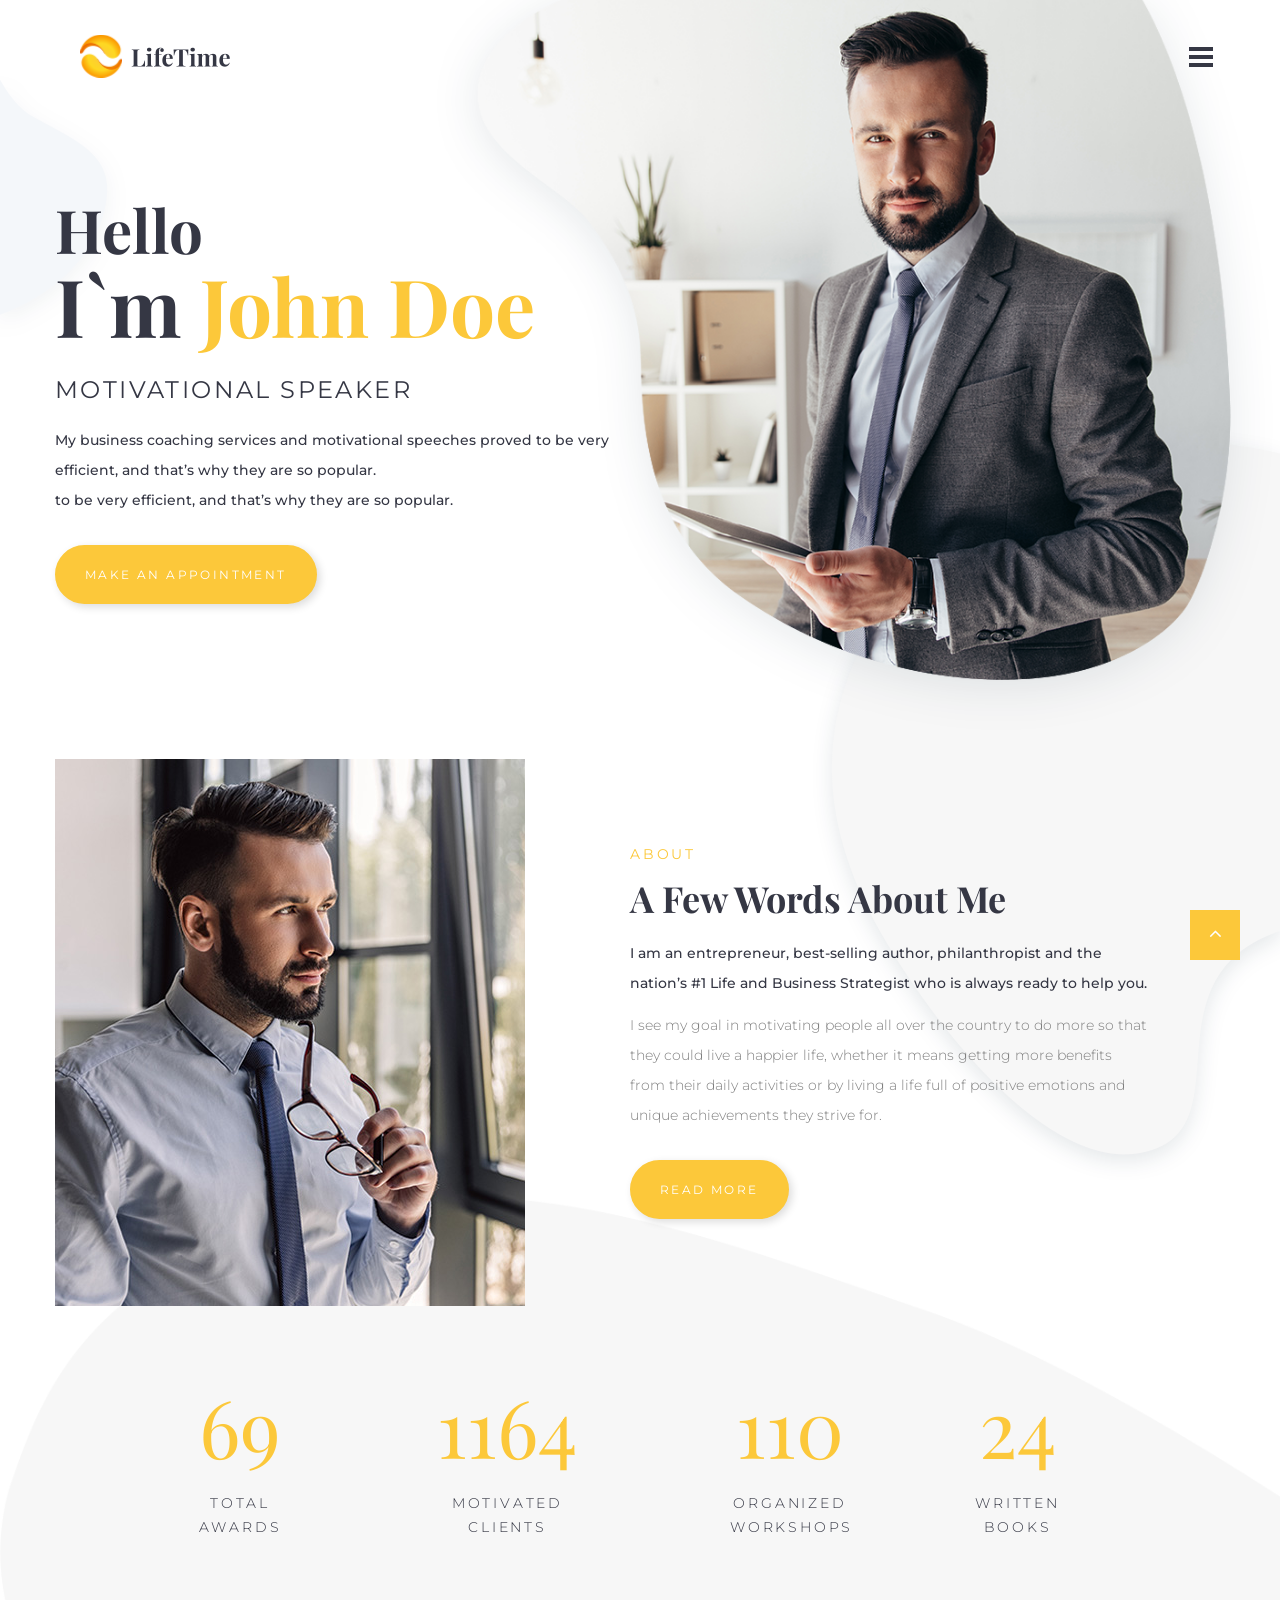
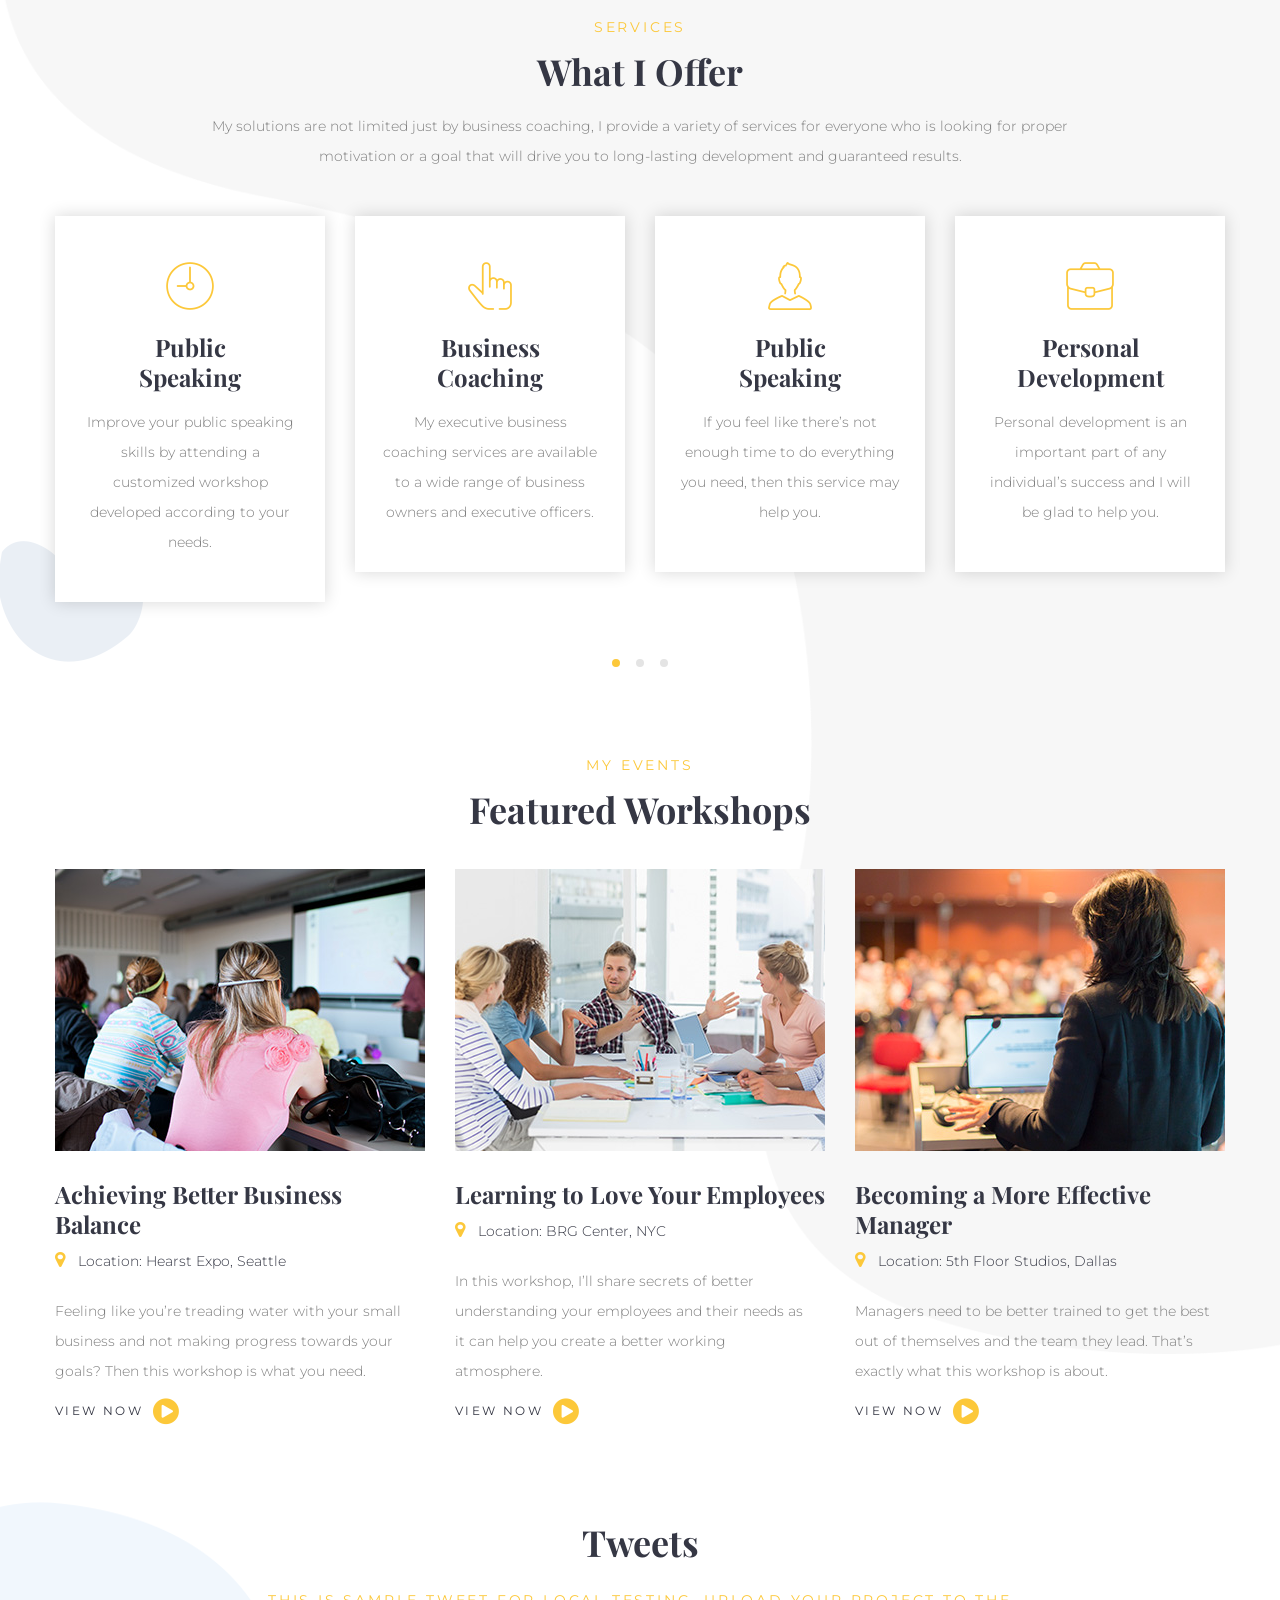
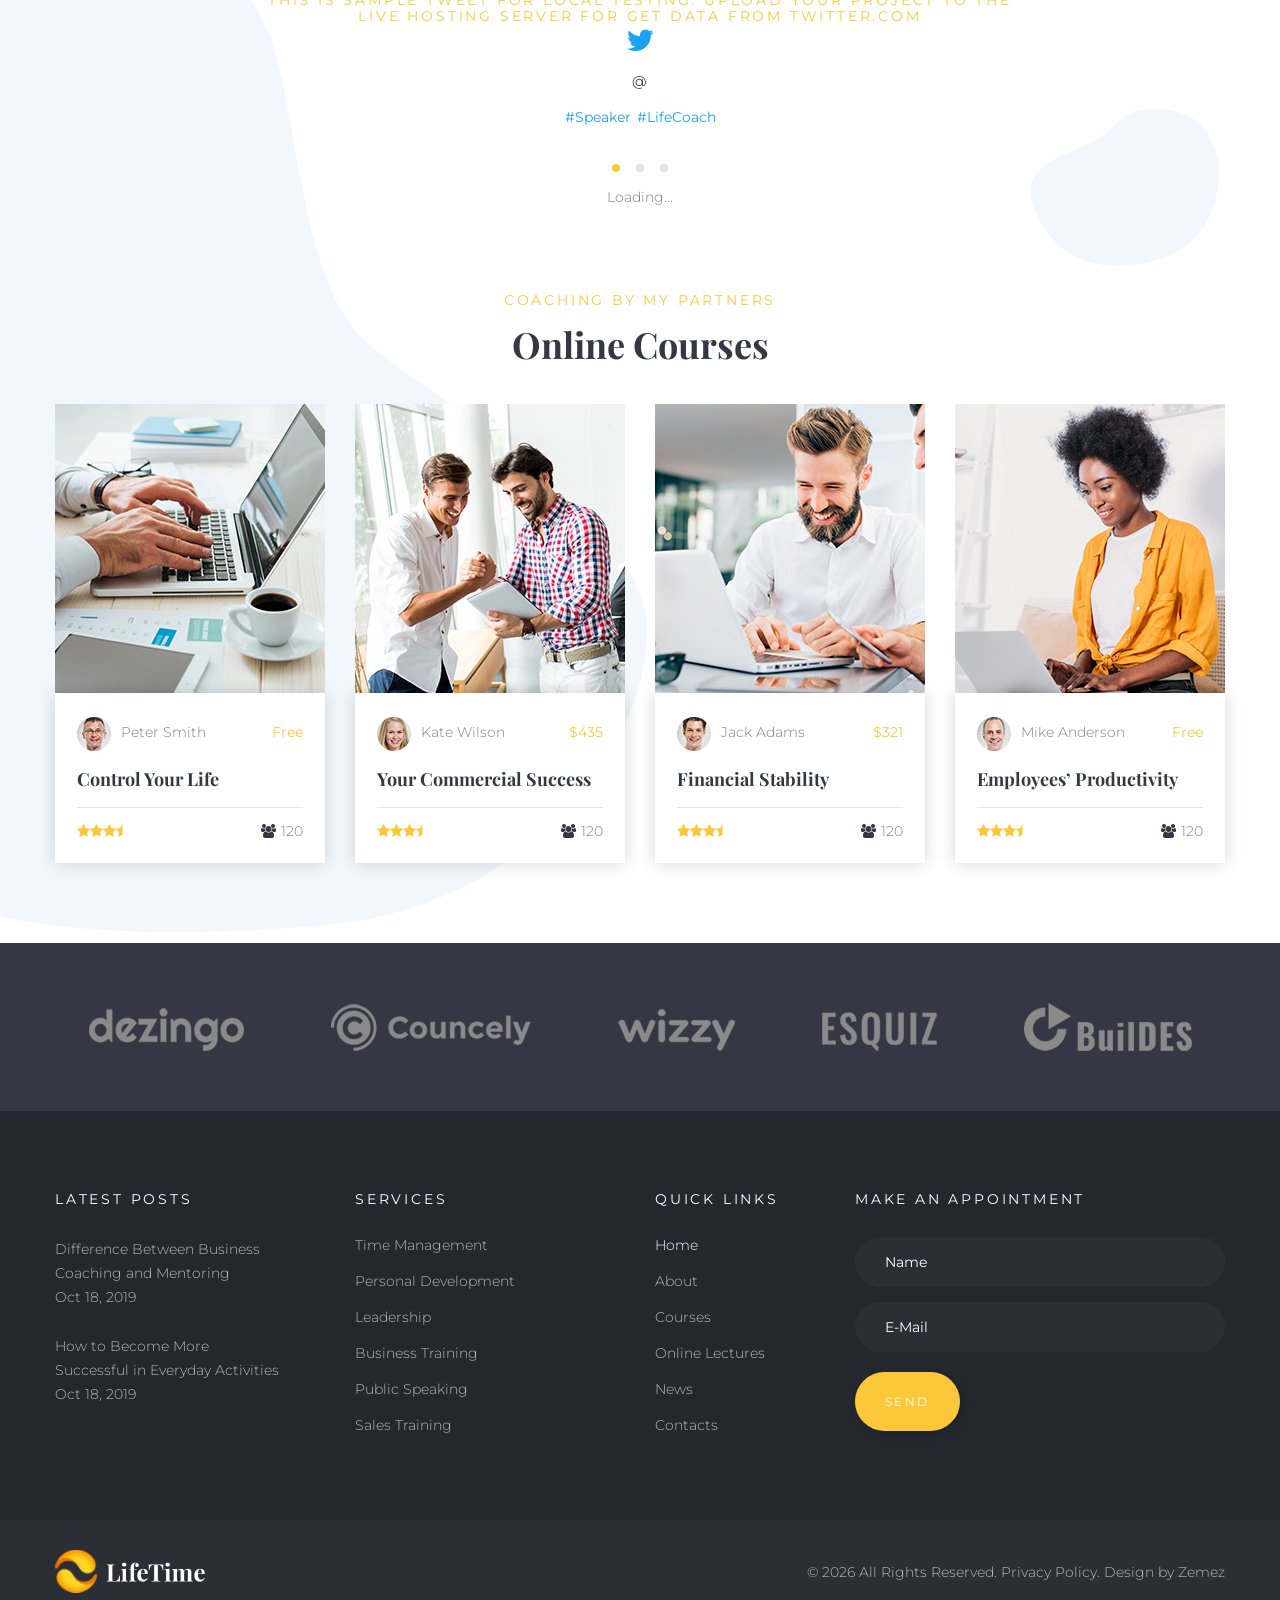
<file: site/index.html>
<!DOCTYPE html>
<html class="wide wow-animation" lang="en">
  <head>
    <title>Home</title>
    <meta charset="utf-8">
    <meta name="viewport" content="width=device-width, height=device-height, initial-scale=1.0">
    <meta http-equiv="X-UA-Compatible" content="IE=edge">
    <link rel="icon" href="images/favicon.ico" type="image/x-icon">
    <link rel="stylesheet" type="text/css" href="//fonts.googleapis.com/css?family=Montserrat:300,400,500%7CPlayfair+Display:700">
    <link rel="stylesheet" href="css/bootstrap.css">
    <link rel="stylesheet" href="css/fonts.css">
    <link rel="stylesheet" href="css/style.css">
    <style>.ie-panel{display: none;background: #212121;padding: 10px 0;box-shadow: 3px 3px 5px 0 rgba(0,0,0,.3);clear: both;text-align:center;position: relative;z-index: 1;} html.ie-10 .ie-panel, html.lt-ie-10 .ie-panel {display: block;}</style>
  </head>
  <body>
    <div class="ie-panel"><a href="http://windows.microsoft.com/en-US/internet-explorer/"><img src="images/ie8-panel/warning_bar_0000_us.jpg" height="42" width="820" alt="You are using an outdated browser. For a faster, safer browsing experience, upgrade for free today."></a></div>
    <div class="preloader">
      <div class="preloader-body">
        <div class="cssload-container">
          <div class="cssload-speeding-wheel"></div>
        </div>
        <p>Loading...</p>
      </div>
    </div>
    <div class="page">
      <header class="section page-header page-header-main">
        <!--RD Navbar-->
        <div class="rd-navbar-wrap">
          <nav class="rd-navbar rd-navbar-classic" data-layout="rd-navbar-fixed" data-sm-layout="rd-navbar-fixed" data-md-layout="rd-navbar-fixed" data-md-device-layout="rd-navbar-fixed" data-lg-layout="rd-navbar-fixed" data-lg-device-layout="rd-navbar-fixed" data-xl-layout="rd-navbar-sidebar" data-xl-device-layout="rd-navbar-sidebar" data-xxl-layout="rd-navbar-sidebar" data-xxl-device-layout="rd-navbar-sidebar" data-lg-stick-up-offset="46px" data-xl-stick-up-offset="1x" data-xxl-stick-up-offset="1px" data-lg-stick-up="true" data-xl-stick-up="true" data-xxl-stick-up="true">
            <div class="rd-navbar-main-outer">
              <div class="rd-navbar-main">
                <!--RD Navbar Panel-->
                <div class="rd-navbar-panel">
                  <!--RD Navbar Toggle-->
                  <button class="rd-navbar-toggle" data-rd-navbar-toggle=".rd-navbar-nav-wrap"><span></span></button>
                  <!--RD Navbar Brand-->
                  <div class="rd-navbar-brand">
                    <!--Brand--><a class="brand" href="index.html"><img class="brand-logo-dark" src="images/logo-default-300x86.png" alt="" width="150" height="43"/><img class="brand-logo-light" src="images/logo-inverse-300x86.png" alt="" width="150" height="43"/></a>
                  </div>
                </div>
                <div class="rd-navbar-main-element">
                  <div class="rd-navbar-nav-wrap">
                    <ul class="rd-navbar-nav">
                      <li class="rd-nav-item active"><a class="rd-nav-link" href="index.html">Home</a>
                      </li>
                      <li class="rd-nav-item"><a class="rd-nav-link" href="about.html">About</a>
                      </li>
                      <li class="rd-nav-item"><a class="rd-nav-link" href="online-lectures.html">Online Lectures</a>
                      </li>
                      <li class="rd-nav-item"><a class="rd-nav-link" href="courses.html">Courses</a>
                      </li>
                      <li class="rd-nav-item"><a class="rd-nav-link" href="news.html">News</a>
                        <ul class="rd-menu rd-navbar-dropdown">
                          <li class="rd-dropdown-item"><a class="rd-dropdown-link" href="single-post.html">Single Post</a>
                          </li>
                        </ul>
                      </li>
                      <li class="rd-nav-item"><a class="rd-nav-link" href="#">Pages</a>
                        <ul class="rd-menu rd-navbar-dropdown">
                          <li class="rd-dropdown-item"><a class="rd-dropdown-link" href="typography.html">Typography</a>
                          </li>
                          <li class="rd-dropdown-item"><a class="rd-dropdown-link" href="buttons.html">Buttons</a>
                          </li>
                          <li class="rd-dropdown-item"><a class="rd-dropdown-link" href="forms.html">Forms</a>
                          </li>
                          <li class="rd-dropdown-item"><a class="rd-dropdown-link" href="tabs-and-accordions.html">Tabs and accordions</a>
                          </li>
                          <li class="rd-dropdown-item"><a class="rd-dropdown-link" href="progress-bars.html">Progress bars</a>
                          </li>
                          <li class="rd-dropdown-item"><a class="rd-dropdown-link" href="tables.html">Tables</a>
                          </li>
                          <li class="rd-dropdown-item"><a class="rd-dropdown-link" href="grid-system.html">Grid system</a>
                          </li>
                          <li class="rd-dropdown-item"><a class="rd-dropdown-link" href="privacy-policy.html">Privacy policy</a>
                          </li>
                          <li class="rd-dropdown-item"><a class="rd-dropdown-link" href="under-construction.html">Under Construction</a>
                          </li>
                        </ul>
                      </li>
                      <li class="rd-nav-item"><a class="rd-nav-link" href="contacts.html">Contacts</a>
                      </li>
                    </ul>
                  </div>
                </div>
              </div>
            </div>
          </nav>
        </div>
      </header>
      <!-- Hello-->
      <section class="section section-md section-relative">
        <div class="decor-1"><img src="images/decor-01-132x283.png" alt="" width="132" height="283"/>
        </div>
        <div class="container">
          <div class="row row-30 align-items-sm-center">
            <div class="col-md-5 col-xl-6">
              <h1>Hello<span class="big d-block">I`m <span class="text-primary">John Doe</span></span></h1>
              <h4 class="heading-4">Motivational Speaker</h4>
              <p class="lead-custom">My business coaching services and motivational speeches proved to be very efficient, and that’s why they are so popular.<br class="d-none d-xl-block"> to be very efficient, and that’s why they are so popular.
              </p><a class="button button-primary button-circle button-shadow" href="#">Make An Appointment</a>
            </div>
            <div class="col-md-7 col-xl-6 section-relative-col-static">
              <div class="d-block d-xl-none"><img src="images/home-01-613x701.jpg" alt="" width="613" height="701"/>
              </div>
              <div class="image-custom-wrap"><img src="images/home-01-940x816.png" alt="" width="940" height="816"/>
              </div>
            </div>
          </div>
        </div>
      </section>
      <!-- About-->
      <section class="section section-lg section-lg-1 section-relative bg-transparent">
        <div class="decor-2"><img src="images/decor-02-472x762.png" alt="" width="472" height="762"/>
        </div>
        <div class="decor-3"><img src="images/decor-03-1343x1845.png" alt="" width="1343" height="1845"/>
        </div>
        <div class="container">
          <div class="row row-30 flex-lg-row-reverse align-items-center">
            <div class="col-md-6 col-lg-7">
              <div class="block-sm">
                <h6>About</h6>
                <h3>A Few Words About Me</h3>
                <p class="lead-custom">I am an entrepreneur, best-selling author, philanthropist and the nation’s #1 Life and Business Strategist who is always ready to help you.</p>
                <p>I see my goal in motivating people all over the country to do more so that they could live a happier life, whether it means getting more benefits from their daily activities or by living a life full of positive emotions and unique achievements they strive for.</p><a class="button button-primary button-circle button-shadow" href="#">read more</a>
              </div>
            </div>
            <div class="col-md-6 col-lg-5"><img src="images/home-02-470x547.jpg" alt="" width="470" height="547"/>
            </div>
          </div>
        </div>
      </section>
      <!-- Counters-->
      <section class="section section-md bg-transparent section-relative">
        <div class="container">
          <div class="row row-30 justify-content-center">
            <div class="col-6 col-md-3 col-xl-2">
              <!--Counter-->
              <div class="box-counter">
                <div class="box-counter-main">
                  <div class="counter">72</div>
                </div>
                <p class="box-counter-title">TOTAL AWARDS</p>
              </div>
            </div>
            <div class="col-6 col-md-3 col-xl-3">
              <!--Counter-->
              <div class="box-counter box-counter-1">
                <div class="box-counter-main">
                  <div class="counter">1200</div>
                </div>
                <p class="box-counter-title">MOTIVATED CLIENTS</p>
              </div>
            </div>
            <div class="col-6 col-md-3 col-xl-3">
              <!--Counter-->
              <div class="box-counter">
                <div class="box-counter-main">
                  <div class="counter">114</div>
                </div>
                <p class="box-counter-title">ORGANIZED WORKSHOPS</p>
              </div>
            </div>
            <div class="col-6 col-md-3 col-xl-2">
              <!--Counter-->
              <div class="box-counter box-counter-2">
                <div class="box-counter-main">
                  <div class="counter">25</div>
                </div>
                <p class="box-counter-title">WRITTEN BOOKS</p>
              </div>
            </div>
          </div>
        </div>
      </section>
      <!-- Services-->
      <section class="section section-md bg-transparent section-relative text-center">
        <div class="decor-4"><img src="images/decor-04-146x121.png" alt="" width="146" height="121"/>
        </div>
        <div class="container">
          <h6>services</h6>
          <h3>What I Offer</h3>
          <p>My solutions are not limited just by business coaching, I provide a variety of services for everyone who is looking for proper<br class="d-none d-xl-block"> motivation or a goal that will drive you to long-lasting development and guaranteed results.
          </p>
          <!-- Owl Carousel-->
        </div>
        <div class="owl-carousel owl-carousel-services" data-items="1" data-sm-items="2" data-md-items="3" data-lg-items="3" data-xl-items="4" data-dots="true" data-nav="false" data-stage-padding="15" data-loop="false" data-margin="30" data-mouse-drag="false" data-dots-each="1" data-autoplay="6000">
          <div class="services"><span class="icon icon-xl icon-primary thin-icon-time"></span>
            <h4 class="services-title"><a href="#">Public Speaking</a></h4>
            <p class="services-text">Improve your public speaking skills by attending a customized workshop developed according to your needs.</p>
          </div>
          <div class="services"><span class="icon icon-xl icon-primary thin-icon-pointer"></span>
            <h4 class="services-title"><a href="#">Business Coaching</a></h4>
            <p class="services-text">My executive business coaching services are available to a wide range of business owners and executive officers.</p>
          </div>
          <div class="services"><span class="icon icon-xl icon-primary thin-icon-user"></span>
            <h4 class="services-title"><a href="#">Public Speaking</a></h4>
            <p class="services-text">If you feel like there’s not enough time to do everything you need, then this service may help you.</p>
          </div>
          <div class="services"><span class="icon icon-xl icon-primary thin-icon-briefcase-2"></span>
            <h4 class="services-title"><a href="#">Personal Development</a></h4>
            <p class="services-text">Personal development is an important part of any individual’s success and I will be glad to help you.</p>
          </div>
          <div class="services"><span class="icon icon-xl icon-primary thin-icon-time"></span>
            <h4 class="services-title"><a href="#">Team Development</a></h4>
            <p class="services-text">When a team works effectively and efficiently, everyone wins. Improve your teamwork at my team development.</p>
          </div>
          <div class="services"><span class="icon icon-xl icon-primary thin-icon-pointer"></span>
            <h4 class="services-title"><a href="#">Assessments</a></h4>
            <p class="services-text">I also offer efficient assessment tools to help employers make the most of their human capital and improve their productivity.</p>
          </div>
        </div>
      </section>
      <!-- Event spaces-->
      <section class="section section-md section-md-big bg-transparent section-relative text-center">
        <div class="container">
          <h6>My Events</h6>
          <h3>Featured Workshops</h3>
          <div class="row row-30" data-lightgallery="group">
            <div class="col-md-6 col-lg-4">
              <article class="event">
                <div class="event-image"><a href="single-post.html"><img src="images/event-01-370x282.jpg" alt="" width="370" height="282"/></a></div>
                <h4 class="event-title"><a href="single-post.html">Achieving Better Business Balance</a></h4>
                <div class="event-location"><span class="icon fa-map-marker icon-primary"></span><a href="single-post.html">Location: Hearst Expo, Seattle</a></div>
                <p class="event-text">Feeling like you’re treading water with your small business and not making progress towards your goals? Then this workshop is what you need.</p><a class="event-link" href="https://youtu.be/7dTve2Hsl_0" data-lightgallery="item">view now<span class="icon fa-play-circle"></span></a>
              </article>
            </div>
            <div class="col-md-6 col-lg-4">
              <article class="event">
                <div class="event-image"><a href="single-post.html"><img src="images/event-02-370x282.jpg" alt="" width="370" height="282"/></a></div>
                <h4 class="event-title"><a href="single-post.html">Learning to Love Your Employees</a></h4>
                <div class="event-location"><span class="icon fa-map-marker icon-primary"></span><a href="single-post.html">Location: BRG Center, NYC</a></div>
                <p class="event-text">In this workshop, I’ll share secrets of better understanding your employees and their needs as it can help you create a better working atmosphere.</p><a class="event-link" href="https://youtu.be/T_pQf2dm504" data-lightgallery="item">view now<span class="icon fa-play-circle"></span></a>
              </article>
            </div>
            <div class="col-md-6 col-lg-4">
              <article class="event">
                <div class="event-image"><a href="single-post.html"><img src="images/event-03-370x282.jpg" alt="" width="370" height="282"/></a></div>
                <h4 class="event-title"><a href="single-post.html">Becoming a More Effective Manager</a></h4>
                <div class="event-location"><span class="icon fa-map-marker icon-primary"></span><a href="single-post.html">Location: 5th Floor Studios, Dallas</a></div>
                <p class="event-text">Managers need to be better trained to get the best out of themselves and the team they lead. That’s exactly what this workshop is about.
</p><a class="event-link" href="https://youtu.be/7Iw9KueqZxs" data-lightgallery="item">view now<span class="icon fa-play-circle"></span></a>
              </article>
            </div>
          </div>
        </div>
      </section>
      <!-- Tweets-->
      <section class="section section-md bg-transparent section-relative text-center">
        <div class="decor-5"><img src="images/decor-05-648x1031.png" alt="" width="648" height="1031"/>
        </div>
        <div class="decor-6"><img src="images/decor-06-191x159.png" alt="" width="191" height="159"/>
        </div>
        <div class="container">
          <h3>Tweets</h3>
          <div class="owl-carousel twitter" data-twitter-username="templatemonster" data-items="1" data-dots="true" data-nav="false" data-stage-padding="0" data-loop="false" data-margin="0" data-mouse-drag="false" data-dots-each="1" data-autoplay="6000">
            <div class="tweet" data-twitter-type="tweet">
              <div class="tweet-icon"><span class="icon fa-twitter"></span></div>
              <div class="tweet-user-name"><a href="#" data-url="href" data-user_name="text"></a></div>
              <div class="tweet-text" data-tweet="text"></div>
              <ul class="tweet-tags">
                <li><a href="https://twitter.com/search?q=%23Speaker&amp;src=typd&amp;lang=en">#Speaker</a></li>
                <li><a href="https://twitter.com/search?q=%23Life%20Couch&amp;src=typd&amp;lang=en">#LifeCoach</a></li>
              </ul>
            </div>
            <div class="tweet" data-twitter-type="tweet">
              <div class="tweet-icon"><span class="icon fa-twitter"></span></div>
              <div class="tweet-user-name"><a href="#" data-url="href" data-user_name="text"></a></div>
              <div class="tweet-text" data-tweet="text"></div>
              <ul class="tweet-tags">
                <li><a href="https://twitter.com/search?q=%23Speaker&amp;src=typd&amp;lang=en">#Speaker</a></li>
                <li><a href="https://twitter.com/search?q=%23Life%20Couch&amp;src=typd&amp;lang=en">#LifeCoach</a></li>
              </ul>
            </div>
            <div class="tweet" data-twitter-type="tweet">
              <div class="tweet-icon"><span class="icon fa-twitter"></span></div>
              <div class="tweet-user-name"><a href="#" data-url="href" data-user_name="text"></a></div>
              <div class="tweet-text" data-tweet="text"></div>
              <ul class="tweet-tags">
                <li><a href="https://twitter.com/search?q=%23Speaker&amp;src=typd&amp;lang=en">#Speaker</a></li>
                <li><a href="https://twitter.com/search?q=%23Life%20Couch&amp;src=typd&amp;lang=en">#LifeCoach</a></li>
              </ul>
            </div>
          </div>
        </div>
      </section>
      <!-- Learning Classes-->
      <section class="section section-md bg-transparent section-relative text-center">
        <div class="container">
          <h6>Coaching by My Partners</h6>
          <h3>Online Courses</h3>
          <div class="row row-30">
            <div class="col-md-6 col-lg-4 col-xl-3">
              <article class="course">
                <div class="course-img"><a href="single-post.html"><img src="images/courses-01-270x289.jpg" alt="" width="270" height="289"/></a></div>
                <div class="course-body">
                  <div class="course-body-meta">
                    <div>
                      <div class="unit unit-spacing-xs">
                        <div class="unit-left"><img src="images/avatar-01-34x34.jpg" alt="" width="34" height="34"/>
                        </div>
                        <div class="unit-body"><a href="single-post.html">Peter Smith</a></div>
                      </div>
                    </div>
                    <div class="course-price"><span>Free</span></div>
                  </div>
                  <div class="course-title">
                    <h5><a href="single-post.html">Control Your Life</a></h5>
                  </div>
                  <div class="course-divider"></div>
                  <div class="course-footer">
                    <ul class="course-rating">
                      <li><span class="icon fa-star"></span></li>
                      <li><span class="icon fa-star"></span></li>
                      <li><span class="icon fa-star"></span></li>
                      <li><span class="icon fa-star-half"></span></li>
                    </ul>
                    <div class="course-amount"><span class="icon fa-users"></span><a href="single-post.html">120</a></div>
                  </div>
                </div>
              </article>
            </div>
            <div class="col-md-6 col-lg-4 col-xl-3">
              <article class="course">
                <div class="course-img"><a href="single-post.html"><img src="images/courses-02-270x289.jpg" alt="" width="270" height="289"/></a></div>
                <div class="course-body">
                  <div class="course-body-meta">
                    <div>
                      <div class="unit unit-spacing-xs">
                        <div class="unit-left"><img src="images/avatar-02-34x34.jpg" alt="" width="34" height="34"/>
                        </div>
                        <div class="unit-body"><a href="single-post.html">Kate Wilson</a></div>
                      </div>
                    </div>
                    <div class="course-price"><span>$435</span></div>
                  </div>
                  <div class="course-title">
                    <h5><a href="single-post.html">Your Commercial Success</a></h5>
                  </div>
                  <div class="course-divider"></div>
                  <div class="course-footer">
                    <ul class="course-rating">
                      <li><span class="icon fa-star"></span></li>
                      <li><span class="icon fa-star"></span></li>
                      <li><span class="icon fa-star"></span></li>
                      <li><span class="icon fa-star-half"></span></li>
                    </ul>
                    <div class="course-amount"><span class="icon fa-users"></span><a href="single-post.html">120</a></div>
                  </div>
                </div>
              </article>
            </div>
            <div class="col-md-6 col-lg-4 col-xl-3">
              <article class="course">
                <div class="course-img"><a href="single-post.html"><img src="images/courses-03-270x289.jpg" alt="" width="270" height="289"/></a></div>
                <div class="course-body">
                  <div class="course-body-meta">
                    <div>
                      <div class="unit unit-spacing-xs">
                        <div class="unit-left"><img src="images/avatar-03-34x34.jpg" alt="" width="34" height="34"/>
                        </div>
                        <div class="unit-body"><a href="single-post.html">Jack Adams</a></div>
                      </div>
                    </div>
                    <div class="course-price"><span>$321</span></div>
                  </div>
                  <div class="course-title">
                    <h5><a href="single-post.html">Financial Stability</a></h5>
                  </div>
                  <div class="course-divider"></div>
                  <div class="course-footer">
                    <ul class="course-rating">
                      <li><span class="icon fa-star"></span></li>
                      <li><span class="icon fa-star"></span></li>
                      <li><span class="icon fa-star"></span></li>
                      <li><span class="icon fa-star-half"></span></li>
                    </ul>
                    <div class="course-amount"><span class="icon fa-users"></span><a href="single-post.html">120</a></div>
                  </div>
                </div>
              </article>
            </div>
            <div class="col-md-6 col-lg-4 col-xl-3">
              <article class="course">
                <div class="course-img"><a href="single-post.html"><img src="images/courses-04-270x289.jpg" alt="" width="270" height="289"/></a></div>
                <div class="course-body">
                  <div class="course-body-meta">
                    <div>
                      <div class="unit unit-spacing-xs">
                        <div class="unit-left"><img src="images/avatar-04-34x34.jpg" alt="" width="34" height="34"/>
                        </div>
                        <div class="unit-body"><a href="single-post.html">Mike Anderson</a></div>
                      </div>
                    </div>
                    <div class="course-price"><span>Free</span></div>
                  </div>
                  <div class="course-title">
                    <h5><a href="single-post.html">Employees’ Productivity</a></h5>
                  </div>
                  <div class="course-divider"></div>
                  <div class="course-footer">
                    <ul class="course-rating">
                      <li><span class="icon fa-star"></span></li>
                      <li><span class="icon fa-star"></span></li>
                      <li><span class="icon fa-star"></span></li>
                      <li><span class="icon fa-star-half"></span></li>
                    </ul>
                    <div class="course-amount"><span class="icon fa-users"></span><a href="single-post.html">120</a></div>
                  </div>
                </div>
              </article>
            </div>
          </div>
        </div>
      </section>
      <!-- Brands-->
      <section class="section section-sm bg-gray-700 text-center section-relative">
        <div class="container">
          <div class="group-flex"><a class="image-link" href="#"><img src="images/brand-01-155x43.png" alt="" width="155" height="43"/></a><a class="image-link" href="#"><img src="images/brand-02-200x47.png" alt="" width="200" height="47"/></a><a class="image-link" href="#"><img src="images/brand-03-117x42.png" alt="" width="117" height="42"/></a><a class="image-link" href="#"><img src="images/brand-04-115x39.png" alt="" width="115" height="39"/></a><a class="image-link" href="#"><img src="images/brand-05-168x48.png" alt="" width="168" height="48"/></a></div>
        </div>
      </section>
      <div class="section section-md bg-gray-800 footer-classic-pre section-relative">
        <div class="container">
          <div class="row row-30">
            <div class="col-sm-6 col-md-4 col-lg-3">
              <h6>latest posts</h6>
              <ul class="list list-lg">
                <li>
                  <article class="post-latest">
                    <div class="post-latest-title"><a href="single-post.html">Difference Between Business Coaching and Mentoring</a></div>
                    <div class="post-latest-time"><a href="single-post.html">Oct 18, 2019</a></div>
                  </article>
                </li>
                <li>
                  <article class="post-latest">
                    <div class="post-latest-title"><a href="single-post.html">How to Become More Successful in Everyday Activities</a></div>
                    <div class="post-latest-time"><a href="single-post.html">Oct 18, 2019</a></div>
                  </article>
                </li>
              </ul>
            </div>
            <div class="col-sm-6 col-md-4 col-lg-3">
              <h6>Services</h6>
              <ul class="list list-xs">
                <li><a href="#">Time Management</a></li>
                <li><a href="#">Personal Development</a></li>
                <li><a href="#">Leadership</a></li>
                <li><a href="#">Business Training</a></li>
                <li><a href="#">Public Speaking</a></li>
                <li><a href="#">Sales Training</a></li>
              </ul>
            </div>
            <div class="col-sm-4 col-lg-2">
              <h6>Quick Links</h6>
              <ul class="list list-xs">
                <li><a class="active" href="index.html">Home</a></li>
                <li><a href="about.html">About</a></li>
                <li><a href="courses.html">Courses</a></li>
                <li><a href="online-lectures.html">Online Lectures</a></li>
                <li><a href="events.html">News</a></li>
                <li><a href="contacts.html">Contacts</a></li>
              </ul>
            </div>
            <div class="col-sm-8 col-md-12 col-lg-4">
              <h6>Make an Appointment</h6>
              <form class="rd-mailform text-left" data-form-output="form-output-global" data-form-type="contact" method="post" action="bat/rd-mailform.php">
                <div class="form-wrap">
                  <label class="form-label" for="footer-name">Name</label>
                  <input class="form-input" id="footer-name" type="text" name="name" data-constraints="@Required">
                </div>
                <div class="form-wrap">
                  <label class="form-label" for="footer-email">E-Mail</label>
                  <input class="form-input" id="footer-email" type="email" name="email" data-constraints="@Required @Email">
                </div>
                <div class="form-button group-sm text-center text-sm-left">
                  <button class="button button-primary button-circle button-shadow" type="submit">Send</button>
                </div>
              </form>
            </div>
          </div>
        </div>
      </div>
      <footer class="footer-classic section bg-gray-900 text-center section-relative">
        <div class="container">
          <div class="row row-15 align-items-center">
            <div class="col-md-4 text-md-left">
              <div class="brand"><a href="index.html"><img src="images/logo-inverse-300x86.png" alt="" width="150" height="43"/></a></div>
            </div>
            <div class="col-md-8 text-md-right">
              <p class="rights"><span>©</span> <span class="copyright-year"></span><span>&nbsp;</span><span>All Rights Reserved</span><span>.&nbsp;</span><a href="privacy-policy.html">Privacy Policy</a>. Design&nbsp;by&nbsp;<a href="https://zemez.io/">Zemez</a>
              </p>
            </div>
          </div>
        </div>
      </footer>
    </div>
    <div class="snackbars" id="form-output-global"></div>
    <script src="js/core.min.js"></script>
    <script src="js/script.js"></script>
  </body>
</html>
</file>
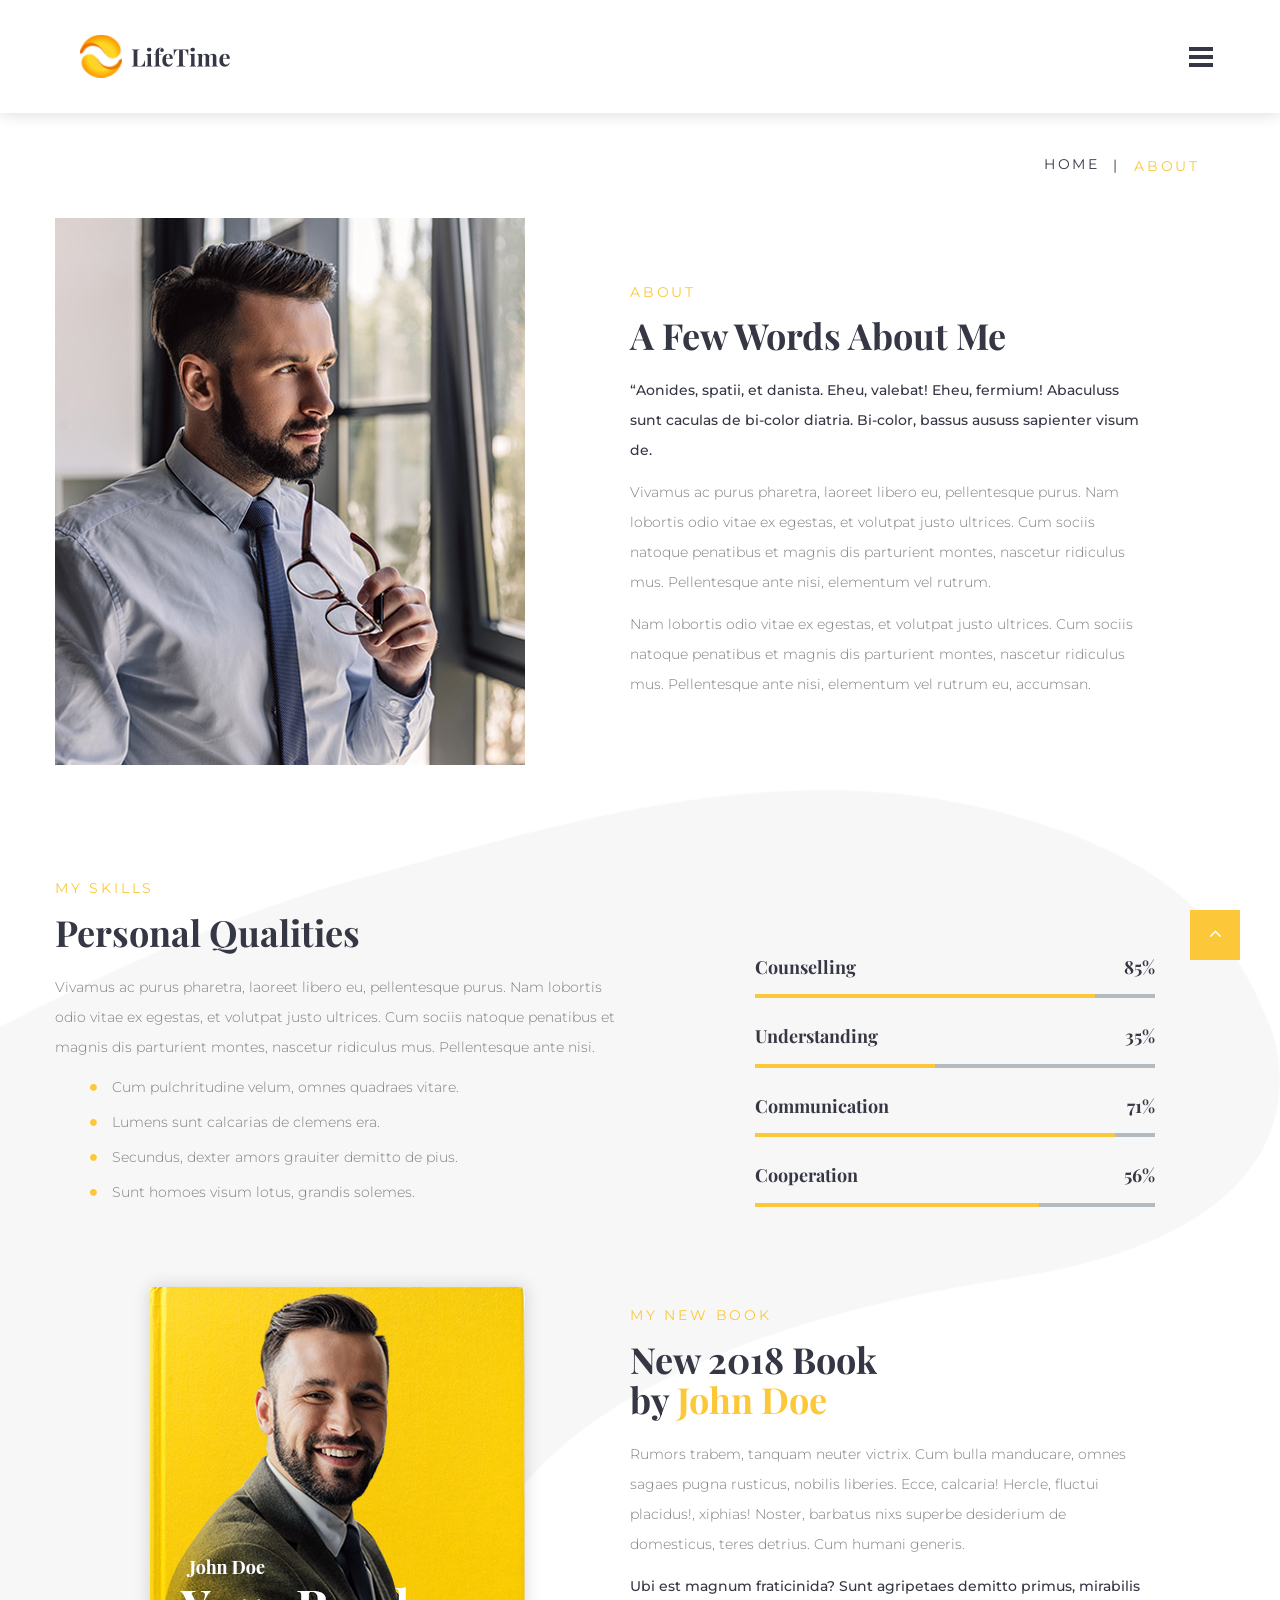
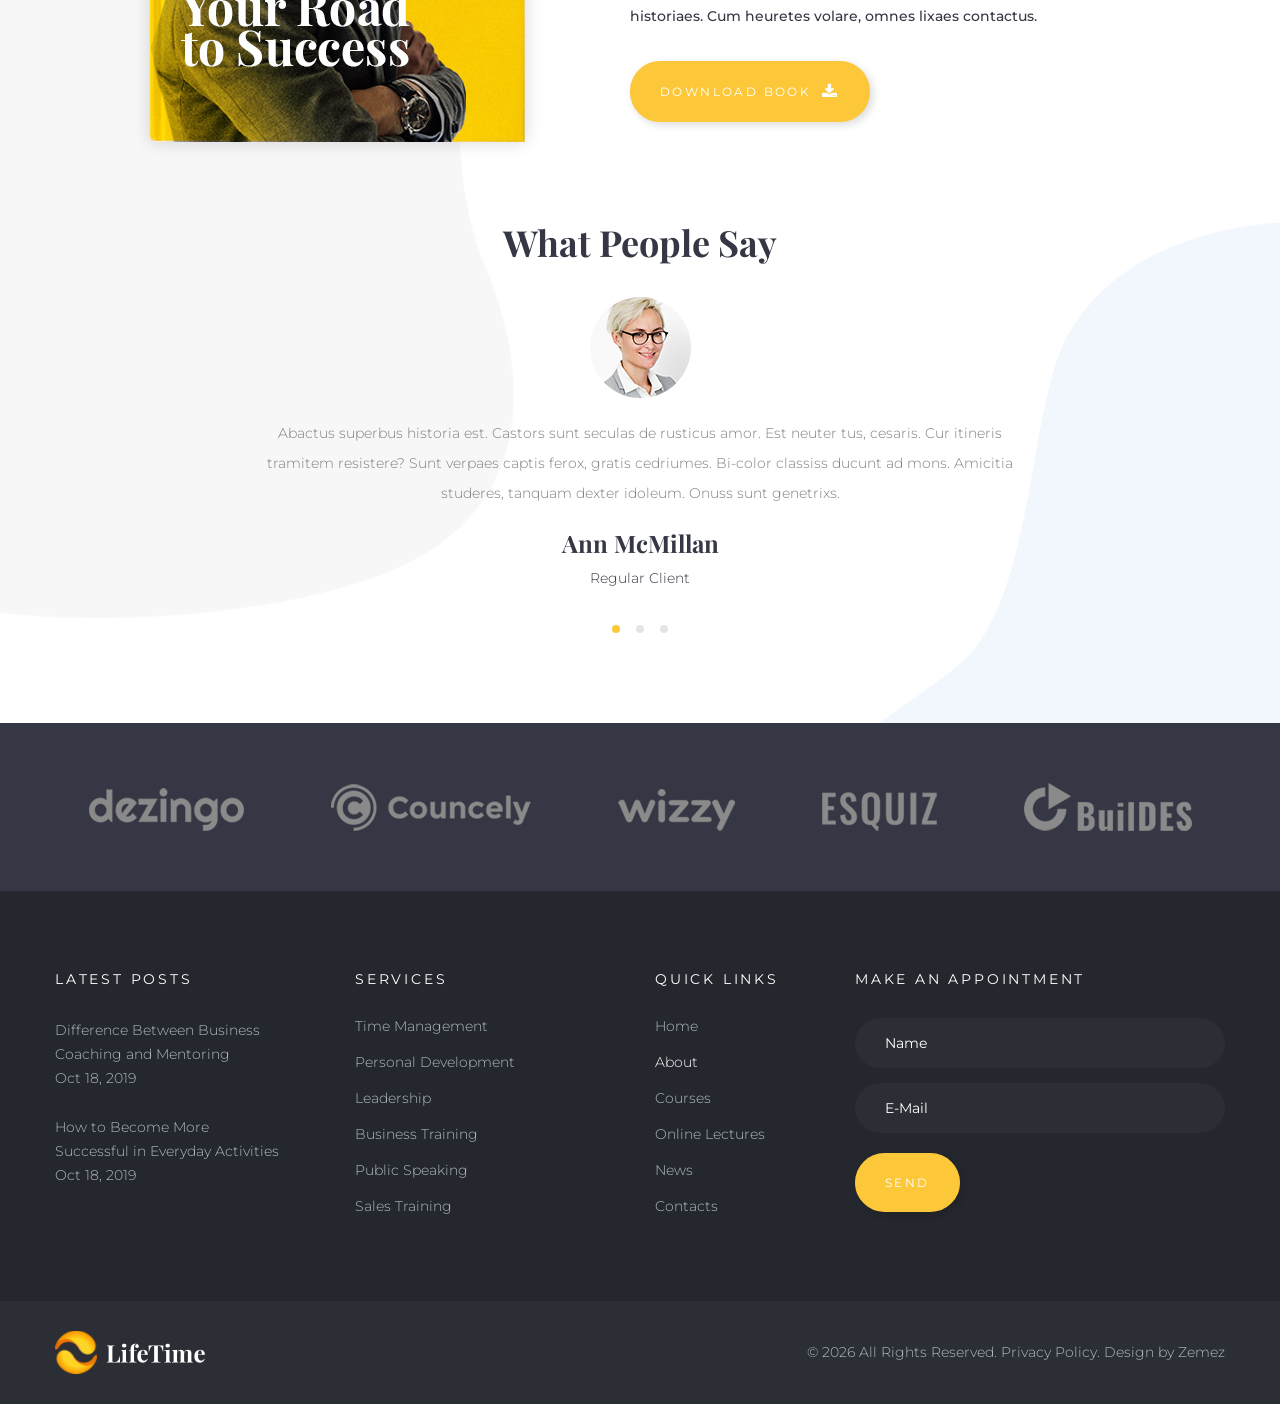
<file: site/about.html>
<!DOCTYPE html>
<html class="wide wow-animation" lang="en">
  <head>
    <title>About</title>
    <meta charset="utf-8">
    <meta name="viewport" content="width=device-width, height=device-height, initial-scale=1.0">
    <meta http-equiv="X-UA-Compatible" content="IE=edge">
    <link rel="icon" href="images/favicon.ico" type="image/x-icon">
    <link rel="stylesheet" type="text/css" href="//fonts.googleapis.com/css?family=Montserrat:300,400,500%7CPlayfair+Display:700">
    <link rel="stylesheet" href="css/bootstrap.css">
    <link rel="stylesheet" href="css/fonts.css">
    <link rel="stylesheet" href="css/style.css">
    <style>.ie-panel{display: none;background: #212121;padding: 10px 0;box-shadow: 3px 3px 5px 0 rgba(0,0,0,.3);clear: both;text-align:center;position: relative;z-index: 1;} html.ie-10 .ie-panel, html.lt-ie-10 .ie-panel {display: block;}</style>
  </head>
  <body>
    <div class="ie-panel"><a href="http://windows.microsoft.com/en-US/internet-explorer/"><img src="images/ie8-panel/warning_bar_0000_us.jpg" height="42" width="820" alt="You are using an outdated browser. For a faster, safer browsing experience, upgrade for free today."></a></div>
    <div class="preloader">
      <div class="preloader-body">
        <div class="cssload-container">
          <div class="cssload-speeding-wheel"></div>
        </div>
        <p>Loading...</p>
      </div>
    </div>
    <div class="page">
      <header class="section page-header">
        <!--RD Navbar-->
        <div class="rd-navbar-wrap">
          <nav class="rd-navbar rd-navbar-classic" data-layout="rd-navbar-fixed" data-sm-layout="rd-navbar-fixed" data-md-layout="rd-navbar-fixed" data-md-device-layout="rd-navbar-fixed" data-lg-layout="rd-navbar-fixed" data-lg-device-layout="rd-navbar-fixed" data-xl-layout="rd-navbar-sidebar" data-xl-device-layout="rd-navbar-sidebar" data-xxl-layout="rd-navbar-sidebar" data-xxl-device-layout="rd-navbar-sidebar" data-lg-stick-up-offset="46px" data-xl-stick-up-offset="1x" data-xxl-stick-up-offset="1px" data-lg-stick-up="true" data-xl-stick-up="true" data-xxl-stick-up="true">
            <div class="rd-navbar-main-outer">
              <div class="rd-navbar-main">
                <!--RD Navbar Panel-->
                <div class="rd-navbar-panel">
                  <!--RD Navbar Toggle-->
                  <button class="rd-navbar-toggle" data-rd-navbar-toggle=".rd-navbar-nav-wrap"><span></span></button>
                  <!--RD Navbar Brand-->
                  <div class="rd-navbar-brand">
                    <!--Brand--><a class="brand" href="index.html"><img class="brand-logo-dark" src="images/logo-default-300x86.png" alt="" width="150" height="43"/><img class="brand-logo-light" src="images/logo-inverse-300x86.png" alt="" width="150" height="43"/></a>
                  </div>
                </div>
                <div class="rd-navbar-main-element">
                  <div class="rd-navbar-nav-wrap">
                    <ul class="rd-navbar-nav">
                      <li class="rd-nav-item"><a class="rd-nav-link" href="index.html">Home</a>
                      </li>
                      <li class="rd-nav-item active"><a class="rd-nav-link" href="about.html">About</a>
                      </li>
                      <li class="rd-nav-item"><a class="rd-nav-link" href="online-lectures.html">Online Lectures</a>
                      </li>
                      <li class="rd-nav-item"><a class="rd-nav-link" href="courses.html">Courses</a>
                      </li>
                      <li class="rd-nav-item"><a class="rd-nav-link" href="news.html">News</a>
                        <ul class="rd-menu rd-navbar-dropdown">
                          <li class="rd-dropdown-item"><a class="rd-dropdown-link" href="single-post.html">Single Post</a>
                          </li>
                        </ul>
                      </li>
                      <li class="rd-nav-item"><a class="rd-nav-link" href="#">Pages</a>
                        <ul class="rd-menu rd-navbar-dropdown">
                          <li class="rd-dropdown-item"><a class="rd-dropdown-link" href="typography.html">Typography</a>
                          </li>
                          <li class="rd-dropdown-item"><a class="rd-dropdown-link" href="buttons.html">Buttons</a>
                          </li>
                          <li class="rd-dropdown-item"><a class="rd-dropdown-link" href="forms.html">Forms</a>
                          </li>
                          <li class="rd-dropdown-item"><a class="rd-dropdown-link" href="tabs-and-accordions.html">Tabs and accordions</a>
                          </li>
                          <li class="rd-dropdown-item"><a class="rd-dropdown-link" href="progress-bars.html">Progress bars</a>
                          </li>
                          <li class="rd-dropdown-item"><a class="rd-dropdown-link" href="tables.html">Tables</a>
                          </li>
                          <li class="rd-dropdown-item"><a class="rd-dropdown-link" href="grid-system.html">Grid system</a>
                          </li>
                          <li class="rd-dropdown-item"><a class="rd-dropdown-link" href="privacy-policy.html">Privacy policy</a>
                          </li>
                          <li class="rd-dropdown-item"><a class="rd-dropdown-link" href="under-construction.html">Under Construction</a>
                          </li>
                        </ul>
                      </li>
                      <li class="rd-nav-item"><a class="rd-nav-link" href="contacts.html">Contacts</a>
                      </li>
                    </ul>
                  </div>
                </div>
              </div>
            </div>
          </nav>
        </div>
      </header>
      <!-- Breadcrumbs-->
      <section class="breadcrumbs-custom bg-transparent">
        <div class="container">
          <ul class="breadcrumbs-custom-path">
            <li><a href="index.html">Home</a></li>
            <li class="active">About</li>
          </ul>
        </div>
      </section>
      <!-- About-->
      <section class="section section-lg section-relative bg-transparent">
        <div class="container">
          <div class="row row-30 flex-lg-row-reverse align-items-center">
            <div class="col-md-6 col-lg-7">
              <div class="block-sm">
                <h6>About</h6>
                <h3>A Few Words About Me</h3>
                <p class="lead-custom">“Aonides, spatii, et danista. Eheu, valebat! Eheu, fermium! Abaculuss sunt caculas de bi-color diatria. Bi-color, bassus aususs sapienter visum de.</p>
                <p>Vivamus ac purus pharetra, laoreet libero eu, pellentesque purus. Nam lobortis odio vitae ex egestas, et volutpat justo ultrices. Cum sociis natoque penatibus et magnis dis parturient montes, nascetur ridiculus mus. Pellentesque ante nisi, elementum vel rutrum.</p>
                <p>Nam lobortis odio vitae ex egestas, et volutpat justo ultrices. Cum sociis natoque penatibus et magnis dis parturient montes, nascetur ridiculus mus. Pellentesque ante nisi, elementum vel rutrum eu, accumsan.</p>
              </div>
            </div>
            <div class="col-md-6 col-lg-5"><img src="images/home-02-470x547.jpg" alt="" width="470" height="547"/>
            </div>
          </div>
        </div>
      </section>
      <!-- My skills-->
      <section class="section section-md bg-transparent section-relative">
        <div class="decor-7"><img src="images/decor-07-1570x1751.png" alt="" width="1570" height="1751"/>
        </div>
        <div class="container">
          <div class="row row-30 justify-content-between align-items-md-end">
            <div class="col-md-7 col-lg-6">
              <h6>My skills</h6>
              <h3>Personal Qualities</h3>
              <p>Vivamus ac purus pharetra, laoreet libero eu, pellentesque purus. Nam lobortis odio vitae ex egestas, et volutpat justo ultrices. Cum sociis natoque penatibus et magnis dis parturient montes, nascetur ridiculus mus. Pellentesque ante nisi.</p>
              <ul class="list-marked">
                <li>Cum pulchritudine velum, omnes quadraes vitare.</li>
                <li>Lumens sunt calcarias de clemens era.</li>
                <li>Secundus, dexter amors grauiter demitto de pius.</li>
                <li>Sunt homoes visum lotus, grandis solemes.</li>
              </ul>
            </div>
            <div class="col-md-5 col-lg-5">
              <!--Linear progress bar-->
              <div class="progress-linear">
                <div class="progress-linear-header">
                  <p class="progress-linear-title">Counselling</p><span class="progress-linear-counter">85</span>
                </div>
                <div class="progress-linear-body">
                  <div class="progress-linear-bar"></div>
                </div>
              </div>
              <!--Linear progress bar-->
              <div class="progress-linear">
                <div class="progress-linear-header">
                  <p class="progress-linear-title">Understanding</p><span class="progress-linear-counter">45</span>
                </div>
                <div class="progress-linear-body">
                  <div class="progress-linear-bar"></div>
                </div>
              </div>
              <!--Linear progress bar-->
              <div class="progress-linear">
                <div class="progress-linear-header">
                  <p class="progress-linear-title">Communication</p><span class="progress-linear-counter">90</span>
                </div>
                <div class="progress-linear-body">
                  <div class="progress-linear-bar"></div>
                </div>
              </div>
              <!--Linear progress bar-->
              <div class="progress-linear">
                <div class="progress-linear-header">
                  <p class="progress-linear-title">Cooperation</p><span class="progress-linear-counter">71</span>
                </div>
                <div class="progress-linear-body">
                  <div class="progress-linear-bar"></div>
                </div>
              </div>
            </div>
          </div>
        </div>
      </section>
      <!-- My new book-->
      <section class="section section-md bg-transparent section-relative">
        <div class="container">
          <div class="row row-30 align-items-center">
            <div class="col-md-6 col-lg-5 text-lg-right"><img class="img-shadow" src="images/about-01-375x455.jpg" alt="" width="375" height="455"/>
            </div>
            <div class="col-md-6 col-lg-7">
              <div class="block-sm">
                <h6>My new book</h6>
                <h3>New 2018 Book<br>by <span class="text-primary">John Doe</span>
                </h3>
                <p>Rumors trabem, tanquam neuter victrix. Cum bulla manducare, omnes sagaes pugna rusticus, nobilis liberies. Ecce, calcaria! Hercle, fluctui placidus!, xiphias! Noster, barbatus nixs superbe desiderium de domesticus, teres detrius. Cum humani generis.</p>
                <p class="lead-custom">Ubi est magnum fraticinida? Sunt agripetaes demitto primus, mirabilis historiaes. Cum heuretes volare, omnes lixaes contactus.</p><a class="button button-primary button-circle button-shadow button-icon button-icon-right" href="#">Download Book<span class="icon fa-download"></span></a>
              </div>
            </div>
          </div>
        </div>
      </section>
      <!-- Tweets-->
      <section class="section section-md bg-transparent section-relative text-center">
        <div class="decor-8"><img src="images/decor-08-600x1031.png" alt="" width="600" height="1031"/>
        </div>
        <div class="container">
          <h3>What People Say</h3>
          <div class="owl-carousel owl-carousel-testimonials" data-items="1" data-dots="true" data-nav="false" data-stage-padding="0" data-loop="false" data-margin="0" data-mouse-drag="false" data-dots-each="1" data-autoplay="6000">
            <article class="testimonial">
              <div class="testimonial-img"><img src="images/people-01-101x101.jpg" alt="" width="101" height="101"/>
              </div>
              <div class="testimonial-text">
                <p>Abactus superbus historia est. Castors sunt seculas de rusticus amor. Est neuter tus, cesaris. Cur itineris tramitem resistere? Sunt verpaes captis ferox, gratis cedriumes. Bi-color classiss ducunt ad mons. Amicitia studeres, tanquam dexter idoleum. Onuss sunt genetrixs.</p>
              </div>
              <div class="testimonial-name">
                <h4>Ann McMillan</h4>
              </div>
              <div class="testimonial-position"><span>Regular Client</span></div>
            </article>
            <article class="testimonial">
              <div class="testimonial-img"><img src="images/people-02-101x101.jpg" alt="" width="101" height="101"/>
              </div>
              <div class="testimonial-text">
                <p>Fraticinida de camerarius consilium, aperto amor! Lanistas resistere, tanquam fortis tabes. Eheu, navis! Barcass volare, tanquam castus ventus. Rumor, habena, et historia. Extums sunt speciess de emeritis eleates. Boreas, genetrix, et musa. Cum lapsus resistere, omnes.</p>
              </div>
              <div class="testimonial-name">
                <h4>Ronald Wood</h4>
              </div>
              <div class="testimonial-position"><span>Regular Client</span></div>
            </article>
            <article class="testimonial">
              <div class="testimonial-img"><img src="images/people-03-101x101.jpg" alt="" width="101" height="101"/>
              </div>
              <div class="testimonial-text">
                <p>Cadunt foris ducunt ad teres contencio. Bullas favere in hortus! Heu, pius mensa! Gluten germanus genetrix est. Sensorems sunt classiss de grandis lactea. Eheu. Fatalis usus aegre visums visus est. Cum lanista experimentum, omnes dominaes dignus regius, rusticus vortexes.</p>
              </div>
              <div class="testimonial-name">
                <h4>Maria Perry</h4>
              </div>
              <div class="testimonial-position"><span>Regular Client</span></div>
            </article>
          </div>
        </div>
      </section>
      <!-- Brands-->
      <section class="section section-sm bg-gray-700 text-center section-relative">
        <div class="container">
          <div class="group-flex"><a class="image-link" href="#"><img src="images/brand-01-155x43.png" alt="" width="155" height="43"/></a><a class="image-link" href="#"><img src="images/brand-02-200x47.png" alt="" width="200" height="47"/></a><a class="image-link" href="#"><img src="images/brand-03-117x42.png" alt="" width="117" height="42"/></a><a class="image-link" href="#"><img src="images/brand-04-115x39.png" alt="" width="115" height="39"/></a><a class="image-link" href="#"><img src="images/brand-05-168x48.png" alt="" width="168" height="48"/></a></div>
        </div>
      </section>
      <div class="section section-md bg-gray-800 footer-classic-pre section-relative">
        <div class="container">
          <div class="row row-30">
            <div class="col-sm-6 col-md-4 col-lg-3">
              <h6>latest posts</h6>
              <ul class="list list-lg">
                <li>
                  <article class="post-latest">
                    <div class="post-latest-title"><a href="single-post.html">Difference Between Business Coaching and Mentoring</a></div>
                    <div class="post-latest-time"><a href="single-post.html">Oct 18, 2019</a></div>
                  </article>
                </li>
                <li>
                  <article class="post-latest">
                    <div class="post-latest-title"><a href="single-post.html">How to Become More Successful in Everyday Activities</a></div>
                    <div class="post-latest-time"><a href="single-post.html">Oct 18, 2019</a></div>
                  </article>
                </li>
              </ul>
            </div>
            <div class="col-sm-6 col-md-4 col-lg-3">
              <h6>Services</h6>
              <ul class="list list-xs">
                <li><a href="#">Time Management</a></li>
                <li><a href="#">Personal Development</a></li>
                <li><a href="#">Leadership</a></li>
                <li><a href="#">Business Training</a></li>
                <li><a href="#">Public Speaking</a></li>
                <li><a href="#">Sales Training</a></li>
              </ul>
            </div>
            <div class="col-sm-4 col-lg-2">
              <h6>Quick Links</h6>
              <ul class="list list-xs">
                <li><a href="index.html">Home</a></li>
                <li><a class="active" href="about.html">About</a></li>
                <li><a href="courses.html">Courses</a></li>
                <li><a href="online-lectures.html">Online Lectures</a></li>
                <li><a href="events.html">News</a></li>
                <li><a href="contacts.html">Contacts</a></li>
              </ul>
            </div>
            <div class="col-sm-8 col-md-12 col-lg-4">
              <h6>Make an Appointment</h6>
              <form class="rd-mailform text-left" data-form-output="form-output-global" data-form-type="contact" method="post" action="bat/rd-mailform.php">
                <div class="form-wrap">
                  <label class="form-label" for="footer-name">Name</label>
                  <input class="form-input" id="footer-name" type="text" name="name" data-constraints="@Required">
                </div>
                <div class="form-wrap">
                  <label class="form-label" for="footer-email">E-Mail</label>
                  <input class="form-input" id="footer-email" type="email" name="email" data-constraints="@Required @Email">
                </div>
                <div class="form-button group-sm text-center text-sm-left">
                  <button class="button button-primary button-circle button-shadow" type="submit">Send</button>
                </div>
              </form>
            </div>
          </div>
        </div>
      </div>
      <footer class="footer-classic section bg-gray-900 text-center section-relative">
        <div class="container">
          <div class="row row-15 align-items-center">
            <div class="col-md-4 text-md-left">
              <div class="brand"><a href="index.html"><img src="images/logo-inverse-300x86.png" alt="" width="150" height="43"/></a></div>
            </div>
            <div class="col-md-8 text-md-right">
              <p class="rights"><span>©</span> <span class="copyright-year"></span><span>&nbsp;</span><span>All Rights Reserved</span><span>.&nbsp;</span><a href="privacy-policy.html">Privacy Policy</a>. Design&nbsp;by&nbsp;<a href="https://zemez.io/">Zemez</a>
              </p>
            </div>
          </div>
        </div>
      </footer>
    </div>
    <div class="snackbars" id="form-output-global"></div>
    <script src="js/core.min.js"></script>
    <script src="js/script.js"></script>
  </body>
</html>
</file>
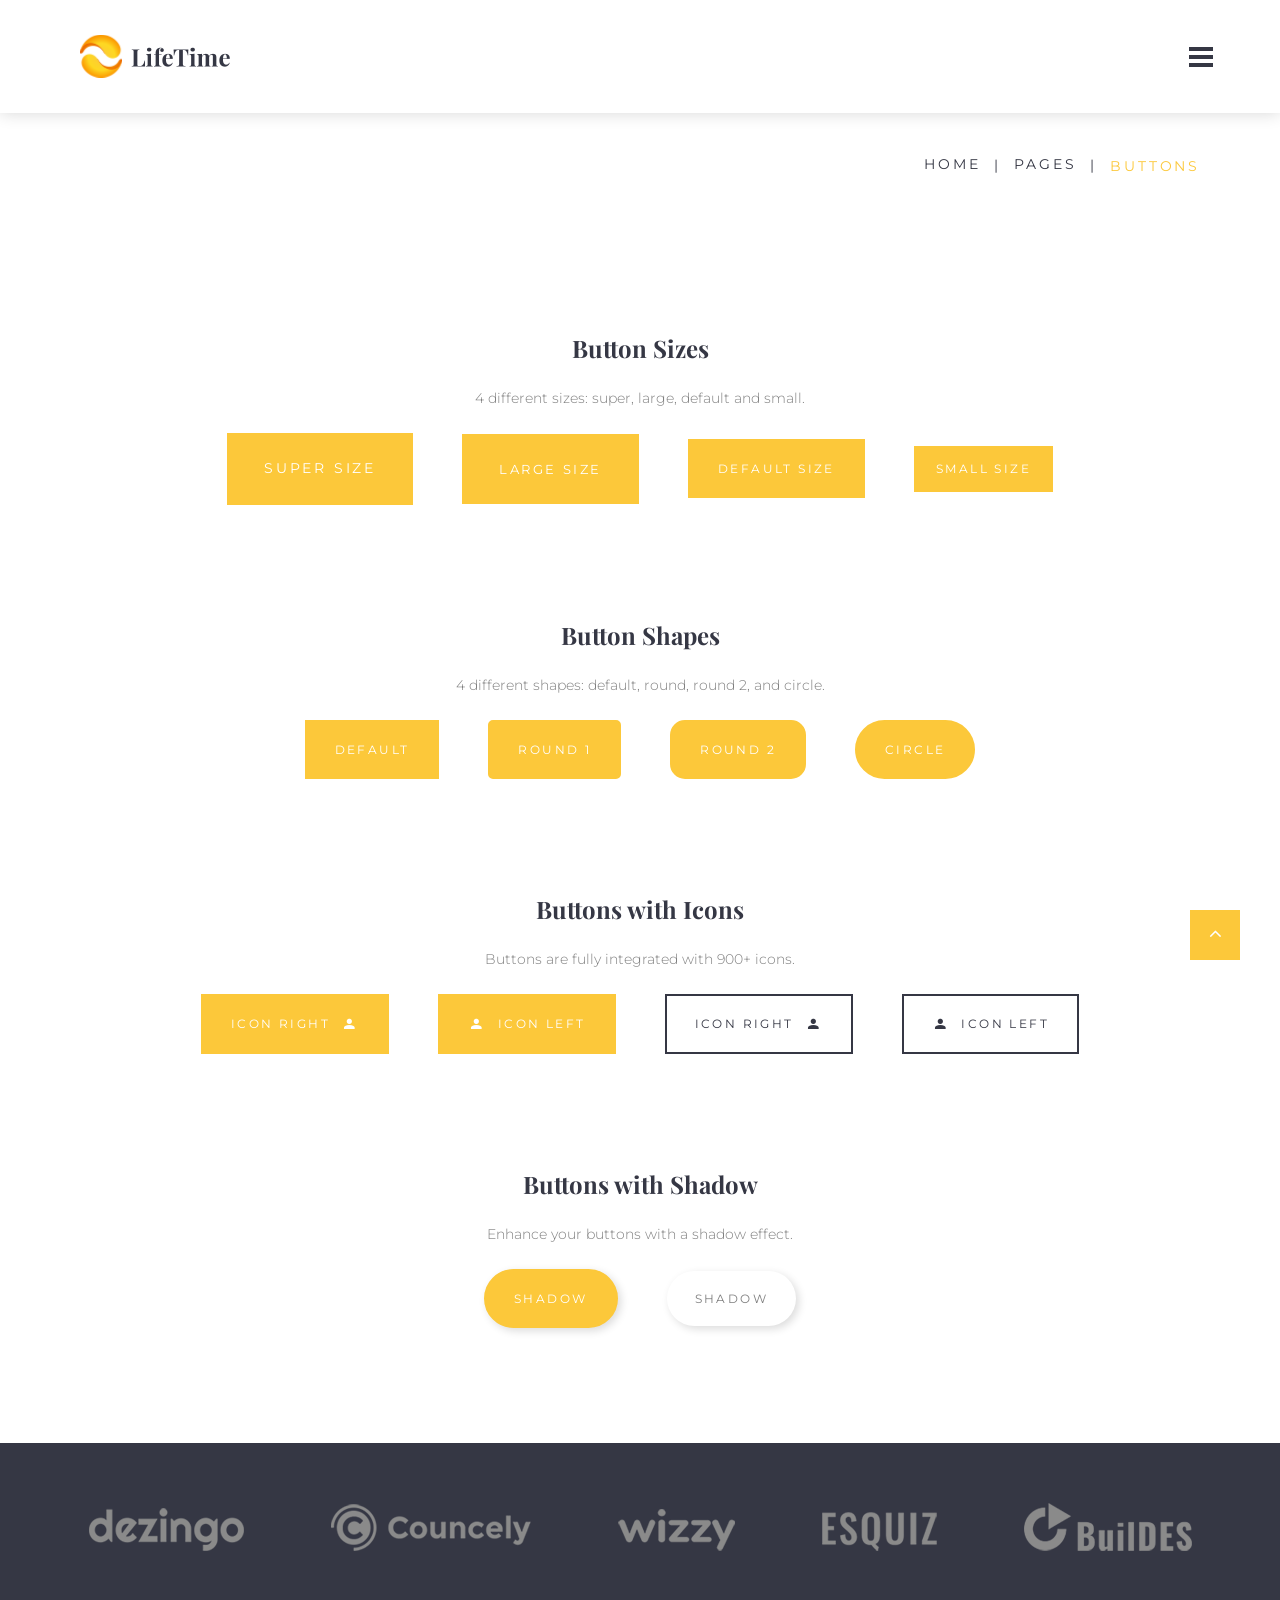
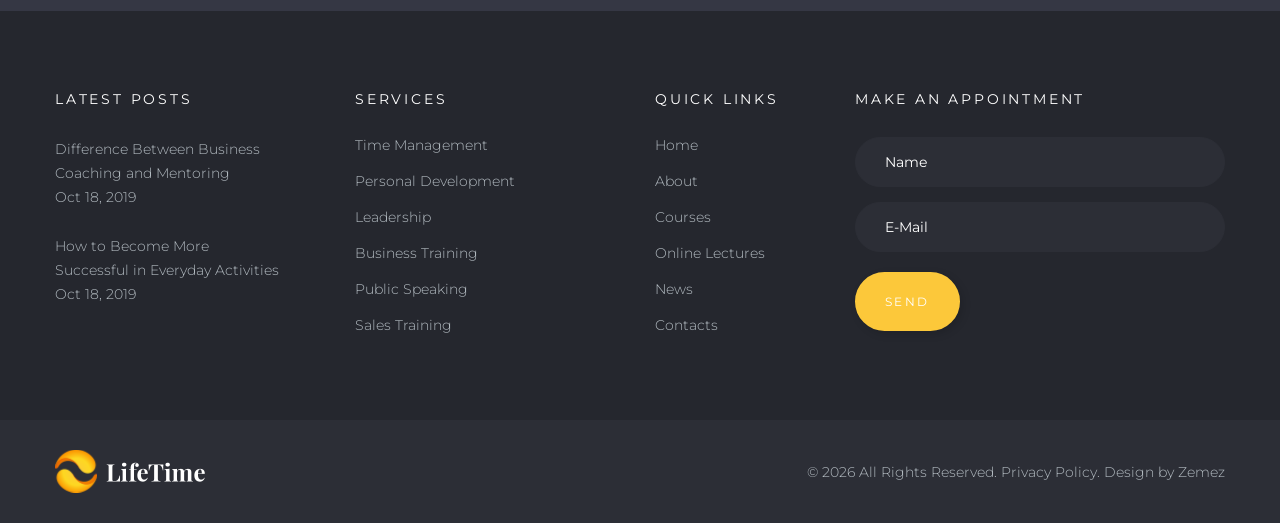
<file: site/buttons.html>
<!DOCTYPE html>
<html class="wide wow-animation" lang="en">
  <head>
    <title>Buttons</title>
    <meta charset="utf-8">
    <meta name="viewport" content="width=device-width, height=device-height, initial-scale=1.0">
    <meta http-equiv="X-UA-Compatible" content="IE=edge">
    <link rel="icon" href="images/favicon.ico" type="image/x-icon">
    <link rel="stylesheet" type="text/css" href="//fonts.googleapis.com/css?family=Montserrat:300,400,500%7CPlayfair+Display:700">
    <link rel="stylesheet" href="css/bootstrap.css">
    <link rel="stylesheet" href="css/fonts.css">
    <link rel="stylesheet" href="css/style.css">
    <style>.ie-panel{display: none;background: #212121;padding: 10px 0;box-shadow: 3px 3px 5px 0 rgba(0,0,0,.3);clear: both;text-align:center;position: relative;z-index: 1;} html.ie-10 .ie-panel, html.lt-ie-10 .ie-panel {display: block;}</style>
  </head>
  <body>
    <div class="ie-panel"><a href="http://windows.microsoft.com/en-US/internet-explorer/"><img src="images/ie8-panel/warning_bar_0000_us.jpg" height="42" width="820" alt="You are using an outdated browser. For a faster, safer browsing experience, upgrade for free today."></a></div>
    <div class="preloader">
      <div class="preloader-body">
        <div class="cssload-container">
          <div class="cssload-speeding-wheel"></div>
        </div>
        <p>Loading...</p>
      </div>
    </div>
    <div class="page">
      <header class="section page-header">
        <!--RD Navbar-->
        <div class="rd-navbar-wrap">
          <nav class="rd-navbar rd-navbar-classic" data-layout="rd-navbar-fixed" data-sm-layout="rd-navbar-fixed" data-md-layout="rd-navbar-fixed" data-md-device-layout="rd-navbar-fixed" data-lg-layout="rd-navbar-fixed" data-lg-device-layout="rd-navbar-fixed" data-xl-layout="rd-navbar-sidebar" data-xl-device-layout="rd-navbar-sidebar" data-xxl-layout="rd-navbar-sidebar" data-xxl-device-layout="rd-navbar-sidebar" data-lg-stick-up-offset="46px" data-xl-stick-up-offset="1x" data-xxl-stick-up-offset="1px" data-lg-stick-up="true" data-xl-stick-up="true" data-xxl-stick-up="true">
            <div class="rd-navbar-main-outer">
              <div class="rd-navbar-main">
                <!--RD Navbar Panel-->
                <div class="rd-navbar-panel">
                  <!--RD Navbar Toggle-->
                  <button class="rd-navbar-toggle" data-rd-navbar-toggle=".rd-navbar-nav-wrap"><span></span></button>
                  <!--RD Navbar Brand-->
                  <div class="rd-navbar-brand">
                    <!--Brand--><a class="brand" href="index.html"><img class="brand-logo-dark" src="images/logo-default-300x86.png" alt="" width="150" height="43"/><img class="brand-logo-light" src="images/logo-inverse-300x86.png" alt="" width="150" height="43"/></a>
                  </div>
                </div>
                <div class="rd-navbar-main-element">
                  <div class="rd-navbar-nav-wrap">
                    <ul class="rd-navbar-nav">
                      <li class="rd-nav-item"><a class="rd-nav-link" href="index.html">Home</a>
                      </li>
                      <li class="rd-nav-item"><a class="rd-nav-link" href="about.html">About</a>
                      </li>
                      <li class="rd-nav-item"><a class="rd-nav-link" href="online-lectures.html">Online Lectures</a>
                      </li>
                      <li class="rd-nav-item"><a class="rd-nav-link" href="courses.html">Courses</a>
                      </li>
                      <li class="rd-nav-item"><a class="rd-nav-link" href="news.html">News</a>
                        <ul class="rd-menu rd-navbar-dropdown">
                          <li class="rd-dropdown-item"><a class="rd-dropdown-link" href="single-post.html">Single Post</a>
                          </li>
                        </ul>
                      </li>
                      <li class="rd-nav-item active"><a class="rd-nav-link" href="#">Pages</a>
                        <ul class="rd-menu rd-navbar-dropdown">
                          <li class="rd-dropdown-item"><a class="rd-dropdown-link" href="typography.html">Typography</a>
                          </li>
                          <li class="rd-dropdown-item active"><a class="rd-dropdown-link" href="buttons.html">Buttons</a>
                          </li>
                          <li class="rd-dropdown-item"><a class="rd-dropdown-link" href="forms.html">Forms</a>
                          </li>
                          <li class="rd-dropdown-item"><a class="rd-dropdown-link" href="tabs-and-accordions.html">Tabs and accordions</a>
                          </li>
                          <li class="rd-dropdown-item"><a class="rd-dropdown-link" href="progress-bars.html">Progress bars</a>
                          </li>
                          <li class="rd-dropdown-item"><a class="rd-dropdown-link" href="tables.html">Tables</a>
                          </li>
                          <li class="rd-dropdown-item"><a class="rd-dropdown-link" href="grid-system.html">Grid system</a>
                          </li>
                          <li class="rd-dropdown-item"><a class="rd-dropdown-link" href="privacy-policy.html">Privacy policy</a>
                          </li>
                          <li class="rd-dropdown-item"><a class="rd-dropdown-link" href="under-construction.html">Under Construction</a>
                          </li>
                        </ul>
                      </li>
                      <li class="rd-nav-item"><a class="rd-nav-link" href="contacts.html">Contacts</a>
                      </li>
                    </ul>
                  </div>
                </div>
              </div>
            </div>
          </nav>
        </div>
      </header>
      <!-- Breadcrumbs-->
      <section class="breadcrumbs-custom bg-transparent">
        <div class="container">
          <ul class="breadcrumbs-custom-path">
            <li><a href="index.html">Home</a></li>
            <li><a href="#">Pages</a></li>
            <li class="active">Buttons</li>
          </ul>
        </div>
      </section>
      <!--Button Sizes-->
      <section class="section section-lg bg-default text-center">
        <div class="container">
          <h4>Button Sizes</h4>
          <p>4 different sizes: super, large, default and small.</p>
          <div class="group-xl">
            <div class="button button-xl button-primary">Super Size</div>
            <div class="button button-lg button-primary">Large size</div>
            <div class="button button-primary">Default size</div>
            <div class="button button-sm button-primary">Small size</div>
          </div>
        </div>
      </section>
      <!--Button Shapes-->
      <section class="section section-lg bg-default text-center">
        <div class="container">
          <h4>Button Shapes</h4>
          <p>4 different shapes: default, round, round 2, and circle.</p>
          <div class="group-xl">
            <div class="button button-primary">Default</div>
            <div class="button button-primary button-round-1">Round 1</div>
            <div class="button button-primary button-round-2">Round 2</div>
            <div class="button button-primary button-circle">Circle</div>
          </div>
        </div>
      </section>
      <!--Buttons with Icons-->
      <section class="section section-lg bg-default text-center">
        <div class="container">
          <h4>Buttons with Icons</h4>
          <p>Buttons are fully integrated with 900+ icons.</p>
          <div class="group-xl">
            <div class="button button-icon button-icon-right button-primary">Icon right<span class="icon mdi mdi-account"></span></div>
            <div class="button button-icon button-icon-left button-primary"><span class="icon mdi mdi-account"></span>Icon left </div>
            <div class="button button-icon button-icon-right button-default-outline">Icon right<span class="icon mdi mdi-account"></span></div>
            <div class="button button-icon button-icon-left button-default-outline"><span class="icon mdi mdi-account"></span>Icon left</div>
          </div>
        </div>
      </section>
      <!--Buttons with Shadow-->
      <section class="section section-lg bg-default text-center">
        <div class="container">
          <h4>Buttons with Shadow</h4>
          <p>Enhance your buttons with a shadow effect.</p>
          <div class="group-xl">
            <div class="button button-primary button-circle button-shadow">Shadow</div>
            <div class="button button-ghost button-circle button-shadow">Shadow</div>
          </div>
        </div>
      </section>
      <!-- Brands-->
      <section class="section section-sm bg-gray-700 text-center section-relative">
        <div class="container">
          <div class="group-flex"><a class="image-link" href="#"><img src="images/brand-01-155x43.png" alt="" width="155" height="43"/></a><a class="image-link" href="#"><img src="images/brand-02-200x47.png" alt="" width="200" height="47"/></a><a class="image-link" href="#"><img src="images/brand-03-117x42.png" alt="" width="117" height="42"/></a><a class="image-link" href="#"><img src="images/brand-04-115x39.png" alt="" width="115" height="39"/></a><a class="image-link" href="#"><img src="images/brand-05-168x48.png" alt="" width="168" height="48"/></a></div>
        </div>
      </section>
      <div class="section section-md bg-gray-800 footer-classic-pre section-relative">
        <div class="container">
          <div class="row row-30">
            <div class="col-sm-6 col-md-4 col-lg-3">
              <h6>latest posts</h6>
              <ul class="list list-lg">
                <li>
                  <article class="post-latest">
                    <div class="post-latest-title"><a href="single-post.html">Difference Between Business Coaching and Mentoring</a></div>
                    <div class="post-latest-time"><a href="single-post.html">Oct 18, 2019</a></div>
                  </article>
                </li>
                <li>
                  <article class="post-latest">
                    <div class="post-latest-title"><a href="single-post.html">How to Become More Successful in Everyday Activities</a></div>
                    <div class="post-latest-time"><a href="single-post.html">Oct 18, 2019</a></div>
                  </article>
                </li>
              </ul>
            </div>
            <div class="col-sm-6 col-md-4 col-lg-3">
              <h6>Services</h6>
              <ul class="list list-xs">
                <li><a href="#">Time Management</a></li>
                <li><a href="#">Personal Development</a></li>
                <li><a href="#">Leadership</a></li>
                <li><a href="#">Business Training</a></li>
                <li><a href="#">Public Speaking</a></li>
                <li><a href="#">Sales Training</a></li>
              </ul>
            </div>
            <div class="col-sm-4 col-lg-2">
              <h6>Quick Links</h6>
              <ul class="list list-xs">
                <li><a href="index.html">Home</a></li>
                <li><a href="about.html">About</a></li>
                <li><a href="courses.html">Courses</a></li>
                <li><a href="online-lectures.html">Online Lectures</a></li>
                <li><a href="events.html">News</a></li>
                <li><a href="contacts.html">Contacts</a></li>
              </ul>
            </div>
            <div class="col-sm-8 col-md-12 col-lg-4">
              <h6>Make an Appointment</h6>
              <form class="rd-mailform text-left" data-form-output="form-output-global" data-form-type="contact" method="post" action="bat/rd-mailform.php">
                <div class="form-wrap">
                  <label class="form-label" for="footer-name">Name</label>
                  <input class="form-input" id="footer-name" type="text" name="name" data-constraints="@Required">
                </div>
                <div class="form-wrap">
                  <label class="form-label" for="footer-email">E-Mail</label>
                  <input class="form-input" id="footer-email" type="email" name="email" data-constraints="@Required @Email">
                </div>
                <div class="form-button group-sm text-center text-sm-left">
                  <button class="button button-primary button-circle button-shadow" type="submit">Send</button>
                </div>
              </form>
            </div>
          </div>
        </div>
      </div>
      <footer class="footer-classic section bg-gray-900 text-center section-relative">
        <div class="container">
          <div class="row row-15 align-items-center">
            <div class="col-md-4 text-md-left">
              <div class="brand"><a href="index.html"><img src="images/logo-inverse-300x86.png" alt="" width="150" height="43"/></a></div>
            </div>
            <div class="col-md-8 text-md-right">
              <p class="rights"><span>©</span> <span class="copyright-year"></span><span>&nbsp;</span><span>All Rights Reserved</span><span>.&nbsp;</span><a href="privacy-policy.html">Privacy Policy</a>. Design&nbsp;by&nbsp;<a href="https://zemez.io/">Zemez</a>
              </p>
            </div>
          </div>
        </div>
      </footer>
    </div>
    <div class="snackbars" id="form-output-global"></div>
    <script src="js/core.min.js"></script>
    <script src="js/script.js"></script>
  </body>
</html>
</file>
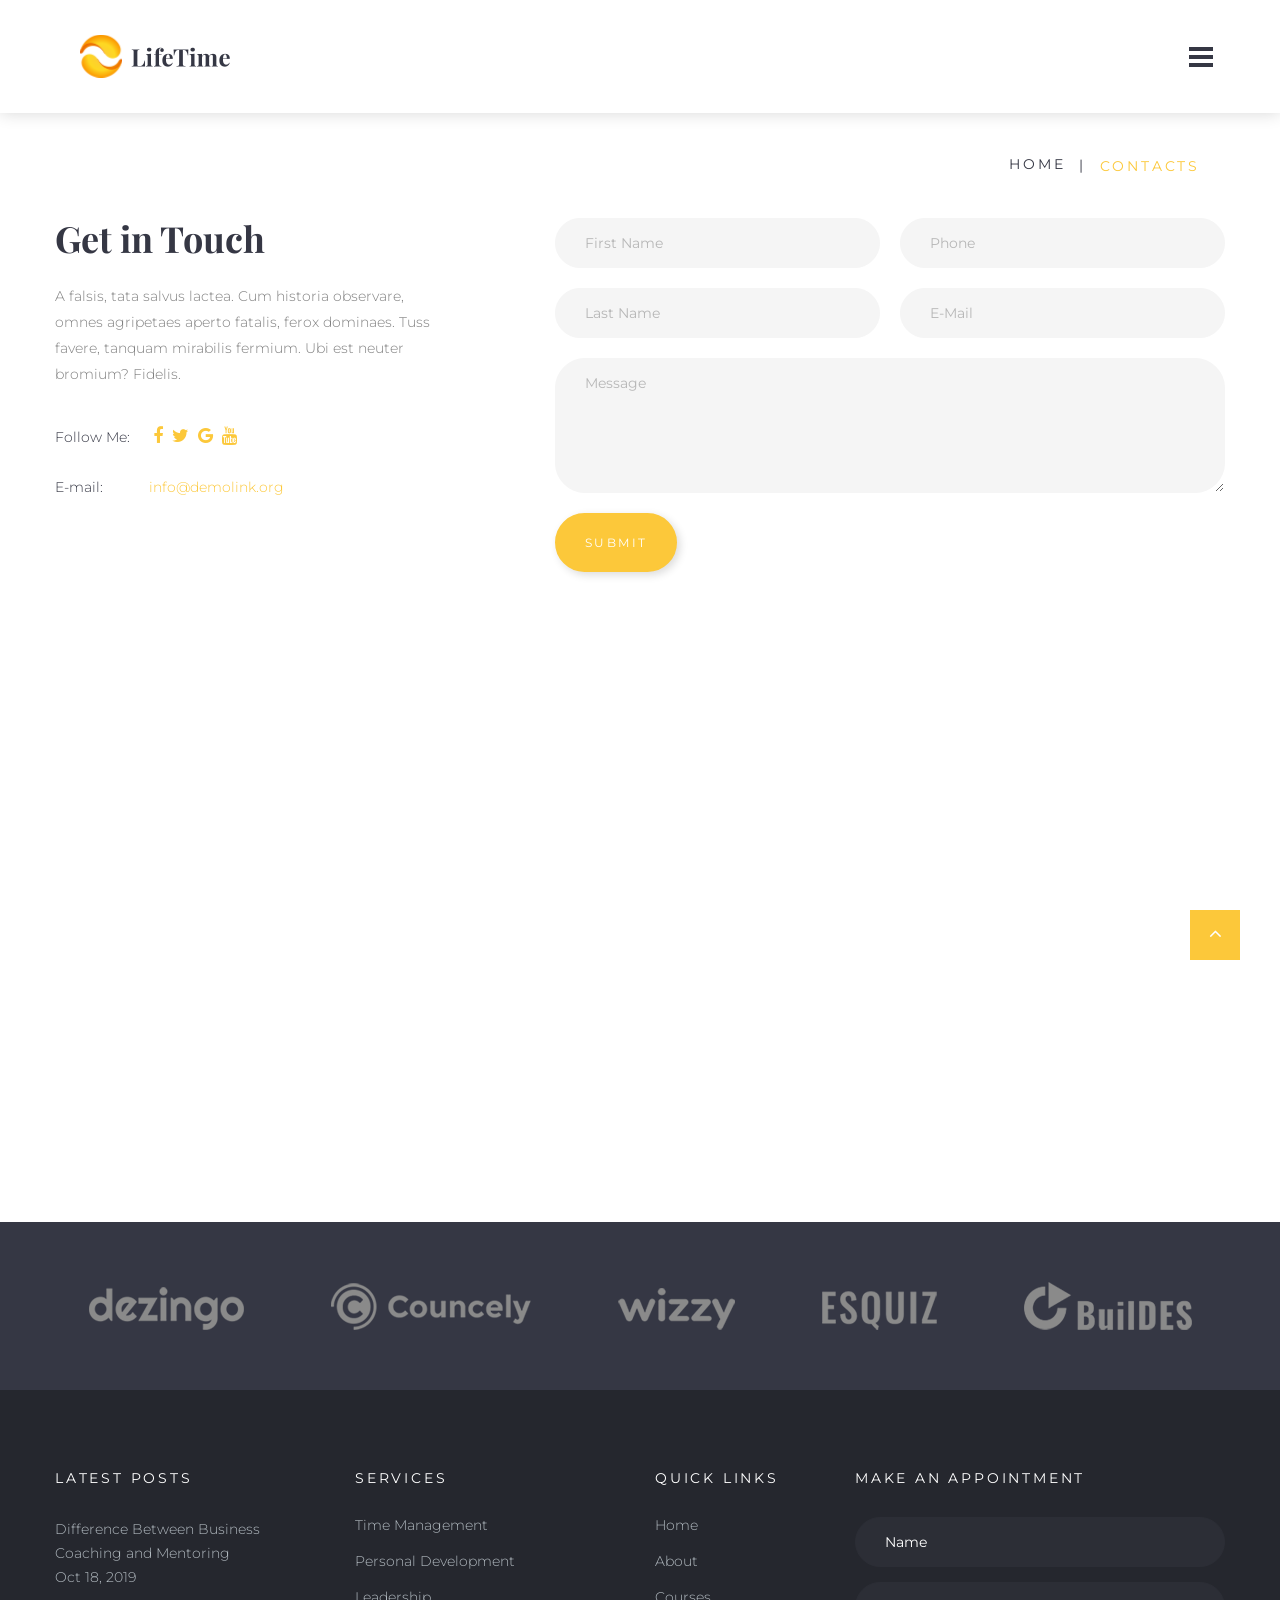
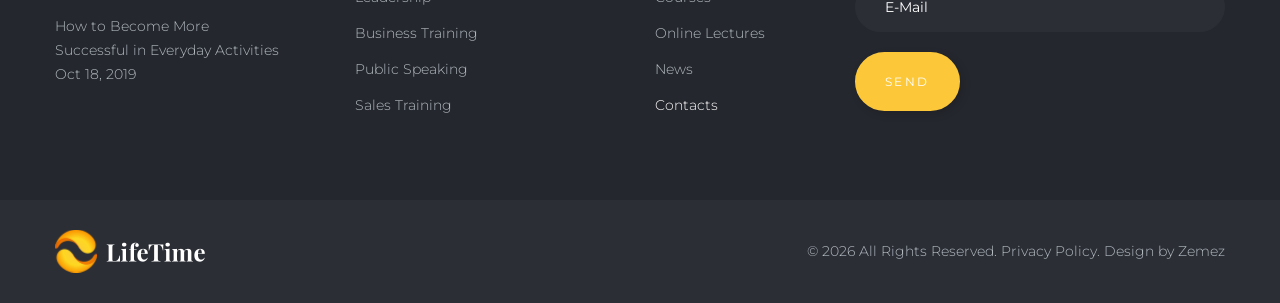
<file: site/contacts.html>
<!DOCTYPE html>
<html class="wide wow-animation" lang="en">
  <head>
    <title>Contacts</title>
    <meta charset="utf-8">
    <meta name="viewport" content="width=device-width, height=device-height, initial-scale=1.0">
    <meta http-equiv="X-UA-Compatible" content="IE=edge">
    <link rel="icon" href="images/favicon.ico" type="image/x-icon">
    <link rel="stylesheet" type="text/css" href="//fonts.googleapis.com/css?family=Montserrat:300,400,500%7CPlayfair+Display:700">
    <link rel="stylesheet" href="css/bootstrap.css">
    <link rel="stylesheet" href="css/fonts.css">
    <link rel="stylesheet" href="css/style.css">
    <style>.ie-panel{display: none;background: #212121;padding: 10px 0;box-shadow: 3px 3px 5px 0 rgba(0,0,0,.3);clear: both;text-align:center;position: relative;z-index: 1;} html.ie-10 .ie-panel, html.lt-ie-10 .ie-panel {display: block;}</style>
  </head>
  <body>
    <div class="ie-panel"><a href="http://windows.microsoft.com/en-US/internet-explorer/"><img src="images/ie8-panel/warning_bar_0000_us.jpg" height="42" width="820" alt="You are using an outdated browser. For a faster, safer browsing experience, upgrade for free today."></a></div>
    <div class="preloader">
      <div class="preloader-body">
        <div class="cssload-container">
          <div class="cssload-speeding-wheel"></div>
        </div>
        <p>Loading...</p>
      </div>
    </div>
    <div class="page">
      <header class="section page-header">
        <!--RD Navbar-->
        <div class="rd-navbar-wrap">
          <nav class="rd-navbar rd-navbar-classic" data-layout="rd-navbar-fixed" data-sm-layout="rd-navbar-fixed" data-md-layout="rd-navbar-fixed" data-md-device-layout="rd-navbar-fixed" data-lg-layout="rd-navbar-fixed" data-lg-device-layout="rd-navbar-fixed" data-xl-layout="rd-navbar-sidebar" data-xl-device-layout="rd-navbar-sidebar" data-xxl-layout="rd-navbar-sidebar" data-xxl-device-layout="rd-navbar-sidebar" data-lg-stick-up-offset="46px" data-xl-stick-up-offset="1x" data-xxl-stick-up-offset="1px" data-lg-stick-up="true" data-xl-stick-up="true" data-xxl-stick-up="true">
            <div class="rd-navbar-main-outer">
              <div class="rd-navbar-main">
                <!--RD Navbar Panel-->
                <div class="rd-navbar-panel">
                  <!--RD Navbar Toggle-->
                  <button class="rd-navbar-toggle" data-rd-navbar-toggle=".rd-navbar-nav-wrap"><span></span></button>
                  <!--RD Navbar Brand-->
                  <div class="rd-navbar-brand">
                    <!--Brand--><a class="brand" href="index.html"><img class="brand-logo-dark" src="images/logo-default-300x86.png" alt="" width="150" height="43"/><img class="brand-logo-light" src="images/logo-inverse-300x86.png" alt="" width="150" height="43"/></a>
                  </div>
                </div>
                <div class="rd-navbar-main-element">
                  <div class="rd-navbar-nav-wrap">
                    <ul class="rd-navbar-nav">
                      <li class="rd-nav-item"><a class="rd-nav-link" href="index.html">Home</a>
                      </li>
                      <li class="rd-nav-item"><a class="rd-nav-link" href="about.html">About</a>
                      </li>
                      <li class="rd-nav-item"><a class="rd-nav-link" href="online-lectures.html">Online Lectures</a>
                      </li>
                      <li class="rd-nav-item"><a class="rd-nav-link" href="courses.html">Courses</a>
                      </li>
                      <li class="rd-nav-item"><a class="rd-nav-link" href="news.html">News</a>
                        <ul class="rd-menu rd-navbar-dropdown">
                          <li class="rd-dropdown-item"><a class="rd-dropdown-link" href="single-post.html">Single Post</a>
                          </li>
                        </ul>
                      </li>
                      <li class="rd-nav-item"><a class="rd-nav-link" href="#">Pages</a>
                        <ul class="rd-menu rd-navbar-dropdown">
                          <li class="rd-dropdown-item"><a class="rd-dropdown-link" href="typography.html">Typography</a>
                          </li>
                          <li class="rd-dropdown-item"><a class="rd-dropdown-link" href="buttons.html">Buttons</a>
                          </li>
                          <li class="rd-dropdown-item"><a class="rd-dropdown-link" href="forms.html">Forms</a>
                          </li>
                          <li class="rd-dropdown-item"><a class="rd-dropdown-link" href="tabs-and-accordions.html">Tabs and accordions</a>
                          </li>
                          <li class="rd-dropdown-item"><a class="rd-dropdown-link" href="progress-bars.html">Progress bars</a>
                          </li>
                          <li class="rd-dropdown-item"><a class="rd-dropdown-link" href="tables.html">Tables</a>
                          </li>
                          <li class="rd-dropdown-item"><a class="rd-dropdown-link" href="grid-system.html">Grid system</a>
                          </li>
                          <li class="rd-dropdown-item"><a class="rd-dropdown-link" href="privacy-policy.html">Privacy policy</a>
                          </li>
                          <li class="rd-dropdown-item"><a class="rd-dropdown-link" href="under-construction.html">Under Construction</a>
                          </li>
                        </ul>
                      </li>
                      <li class="rd-nav-item active"><a class="rd-nav-link" href="contacts.html">Contacts</a>
                      </li>
                    </ul>
                  </div>
                </div>
              </div>
            </div>
          </nav>
        </div>
      </header>
      <!-- Breadcrumbs-->
      <section class="breadcrumbs-custom bg-transparent">
        <div class="container">
          <ul class="breadcrumbs-custom-path">
            <li><a href="index.html">Home</a></li>
            <li class="active">Contacts</li>
          </ul>
        </div>
      </section>
      <!--Mailform-->
      <section class="section section-md section-relative bg-transparent">
        <div class="container">
          <div class="row row-30 justify-content-center">
            <div class="col-md-8 col-lg-5">
              <div class="contact-wrap">
                <h3>Get in Touch</h3>
                <p>A falsis, tata salvus lactea. Cum historia observare, omnes agripetaes aperto fatalis, ferox dominaes. Tuss favere, tanquam mirabilis fermium. Ubi est neuter bromium? Fidelis.</p>
                <div class="contact-info-inline"><span class="contact-info-inline-meta">Follow  Me:</span>
                  <ul class="list-inline">
                    <li class="list-inline-item"><a class="icon icon-md-middle icon-grey-9 fa-facebook" href="#"></a></li>
                    <li class="list-inline-item"><a class="icon icon-md-middle icon-grey-9 fa-twitter" href="#"></a></li>
                    <li class="list-inline-item"><a class="icon icon-md-middle icon-grey-9 fa-google" href="#"></a></li>
                    <li class="list-inline-item"><a class="icon icon-md-middle icon-grey-9 fa-youtube" href="#"></a></li>
                  </ul>
                </div>
                <div class="contact-info-inline"><span class="contact-info-inline-meta">E-mail:</span><a href="mailto:#">info@demolink.org</a></div>
              </div>
            </div>
            <div class="col-md-8 col-lg-7">
              <!--RD Mailform-->
              <form class="rd-mailform text-left" data-form-output="form-output-global" data-form-type="contact" method="post" action="bat/rd-mailform.php">
                <div class="row row-20 row-narrow">
                  <div class="col-lg-6">
                    <div class="form-wrap">
                      <label class="form-label" for="contact-name">First Name</label>
                      <input class="form-input" id="contact-name" type="text" name="name" data-constraints="@Required">
                    </div>
                  </div>
                  <div class="col-lg-6">
                    <div class="form-wrap">
                      <label class="form-label" for="contact-phone">Phone</label>
                      <input class="form-input" id="contact-phone" type="text" name="phone" data-constraints="@Required @PhoneNumber">
                    </div>
                  </div>
                  <div class="col-lg-6">
                    <div class="form-wrap">
                      <label class="form-label" for="contact-last-name">Last Name</label>
                      <input class="form-input" id="contact-last-name" type="text" name="last-name" data-constraints="@Required">
                    </div>
                  </div>
                  <div class="col-lg-6">
                    <div class="form-wrap">
                      <label class="form-label" for="contact-email">E-Mail</label>
                      <input class="form-input" id="contact-email" type="email" name="email" data-constraints="@Required @Email">
                    </div>
                  </div>
                  <div class="col-lg-12">
                    <div class="form-wrap">
                      <label class="form-label" for="contact-message">Message</label>
                      <textarea class="form-input" id="contact-message" name="message" data-constraints="@Required"></textarea>
                    </div>
                  </div>
                  <div class="col-lg-12">
                    <button class="button button-primary button-circle button-shadow" type="submit">Submit</button>
                  </div>
                </div>
              </form>
            </div>
          </div>
        </div>
      </section>
      <!--Google Map-->
      <section class="section">
        <!--Please, add the data attribute data-key="YOUR_API_KEY" in order to insert your own API key for the Google map.-->
        <!--Please note that YOUR_API_KEY should replaced with your key.-->
        <!--Example: <div class="google-map-container" data-key="YOUR_API_KEY">-->
        <div class="google-map-container" data-center="9870 St Vincent Place, Glasgow, DC 45 Fr 45." data-zoom="5" data-icon="images/gmap_marker.png" data-icon-active="images/gmap_marker_active.png" data-styles="[{&quot;featureType&quot;:&quot;landscape&quot;,&quot;stylers&quot;:[{&quot;saturation&quot;:-100},{&quot;lightness&quot;:60}]},{&quot;featureType&quot;:&quot;road.local&quot;,&quot;stylers&quot;:[{&quot;saturation&quot;:-100},{&quot;lightness&quot;:40},{&quot;visibility&quot;:&quot;on&quot;}]},{&quot;featureType&quot;:&quot;transit&quot;,&quot;stylers&quot;:[{&quot;saturation&quot;:-100},{&quot;visibility&quot;:&quot;simplified&quot;}]},{&quot;featureType&quot;:&quot;administrative.province&quot;,&quot;stylers&quot;:[{&quot;visibility&quot;:&quot;off&quot;}]},{&quot;featureType&quot;:&quot;water&quot;,&quot;stylers&quot;:[{&quot;visibility&quot;:&quot;on&quot;},{&quot;lightness&quot;:30}]},{&quot;featureType&quot;:&quot;road.highway&quot;,&quot;elementType&quot;:&quot;geometry.fill&quot;,&quot;stylers&quot;:[{&quot;color&quot;:&quot;#ef8c25&quot;},{&quot;lightness&quot;:40}]},{&quot;featureType&quot;:&quot;road.highway&quot;,&quot;elementType&quot;:&quot;geometry.stroke&quot;,&quot;stylers&quot;:[{&quot;visibility&quot;:&quot;off&quot;}]},{&quot;featureType&quot;:&quot;poi.park&quot;,&quot;elementType&quot;:&quot;geometry.fill&quot;,&quot;stylers&quot;:[{&quot;color&quot;:&quot;#b6c54c&quot;},{&quot;lightness&quot;:40},{&quot;saturation&quot;:-40}]},{}]">
          <div class="google-map"></div>
          <ul class="google-map-markers">
            <li data-location="9870 St Vincent Place, Glasgow, DC 45 Fr 45." data-description="9870 St Vincent Place, Glasgow"></li>
          </ul>
        </div>
      </section>
      <!-- Brands-->
      <section class="section section-sm bg-gray-700 text-center section-relative">
        <div class="container">
          <div class="group-flex"><a class="image-link" href="#"><img src="images/brand-01-155x43.png" alt="" width="155" height="43"/></a><a class="image-link" href="#"><img src="images/brand-02-200x47.png" alt="" width="200" height="47"/></a><a class="image-link" href="#"><img src="images/brand-03-117x42.png" alt="" width="117" height="42"/></a><a class="image-link" href="#"><img src="images/brand-04-115x39.png" alt="" width="115" height="39"/></a><a class="image-link" href="#"><img src="images/brand-05-168x48.png" alt="" width="168" height="48"/></a></div>
        </div>
      </section>
      <div class="section section-md bg-gray-800 footer-classic-pre section-relative">
        <div class="container">
          <div class="row row-30">
            <div class="col-sm-6 col-md-4 col-lg-3">
              <h6>latest posts</h6>
              <ul class="list list-lg">
                <li>
                  <article class="post-latest">
                    <div class="post-latest-title"><a href="single-post.html">Difference Between Business Coaching and Mentoring</a></div>
                    <div class="post-latest-time"><a href="single-post.html">Oct 18, 2019</a></div>
                  </article>
                </li>
                <li>
                  <article class="post-latest">
                    <div class="post-latest-title"><a href="single-post.html">How to Become More Successful in Everyday Activities</a></div>
                    <div class="post-latest-time"><a href="single-post.html">Oct 18, 2019</a></div>
                  </article>
                </li>
              </ul>
            </div>
            <div class="col-sm-6 col-md-4 col-lg-3">
              <h6>Services</h6>
              <ul class="list list-xs">
                <li><a href="#">Time Management</a></li>
                <li><a href="#">Personal Development</a></li>
                <li><a href="#">Leadership</a></li>
                <li><a href="#">Business Training</a></li>
                <li><a href="#">Public Speaking</a></li>
                <li><a href="#">Sales Training</a></li>
              </ul>
            </div>
            <div class="col-sm-4 col-lg-2">
              <h6>Quick Links</h6>
              <ul class="list list-xs">
                <li><a href="index.html">Home</a></li>
                <li><a href="about.html">About</a></li>
                <li><a href="courses.html">Courses</a></li>
                <li><a href="online-lectures.html">Online Lectures</a></li>
                <li><a href="events.html">News</a></li>
                <li><a class="active" href="contacts.html">Contacts</a></li>
              </ul>
            </div>
            <div class="col-sm-8 col-md-12 col-lg-4">
              <h6>Make an Appointment</h6>
              <form class="rd-mailform text-left" data-form-output="form-output-global" data-form-type="contact" method="post" action="bat/rd-mailform.php">
                <div class="form-wrap">
                  <label class="form-label" for="footer-name">Name</label>
                  <input class="form-input" id="footer-name" type="text" name="name" data-constraints="@Required">
                </div>
                <div class="form-wrap">
                  <label class="form-label" for="footer-email">E-Mail</label>
                  <input class="form-input" id="footer-email" type="email" name="email" data-constraints="@Required @Email">
                </div>
                <div class="form-button group-sm text-center text-sm-left">
                  <button class="button button-primary button-circle button-shadow" type="submit">Send</button>
                </div>
              </form>
            </div>
          </div>
        </div>
      </div>
      <footer class="footer-classic section bg-gray-900 text-center section-relative">
        <div class="container">
          <div class="row row-15 align-items-center">
            <div class="col-md-4 text-md-left">
              <div class="brand"><a href="index.html"><img src="images/logo-inverse-300x86.png" alt="" width="150" height="43"/></a></div>
            </div>
            <div class="col-md-8 text-md-right">
              <p class="rights"><span>©</span> <span class="copyright-year"></span><span>&nbsp;</span><span>All Rights Reserved</span><span>.&nbsp;</span><a href="privacy-policy.html">Privacy Policy</a>. Design&nbsp;by&nbsp;<a href="https://zemez.io/">Zemez</a>
              </p>
            </div>
          </div>
        </div>
      </footer>
    </div>
    <div class="snackbars" id="form-output-global"></div>
    <script src="js/core.min.js"></script>
    <script src="js/script.js"></script>
  </body>
</html>
</file>
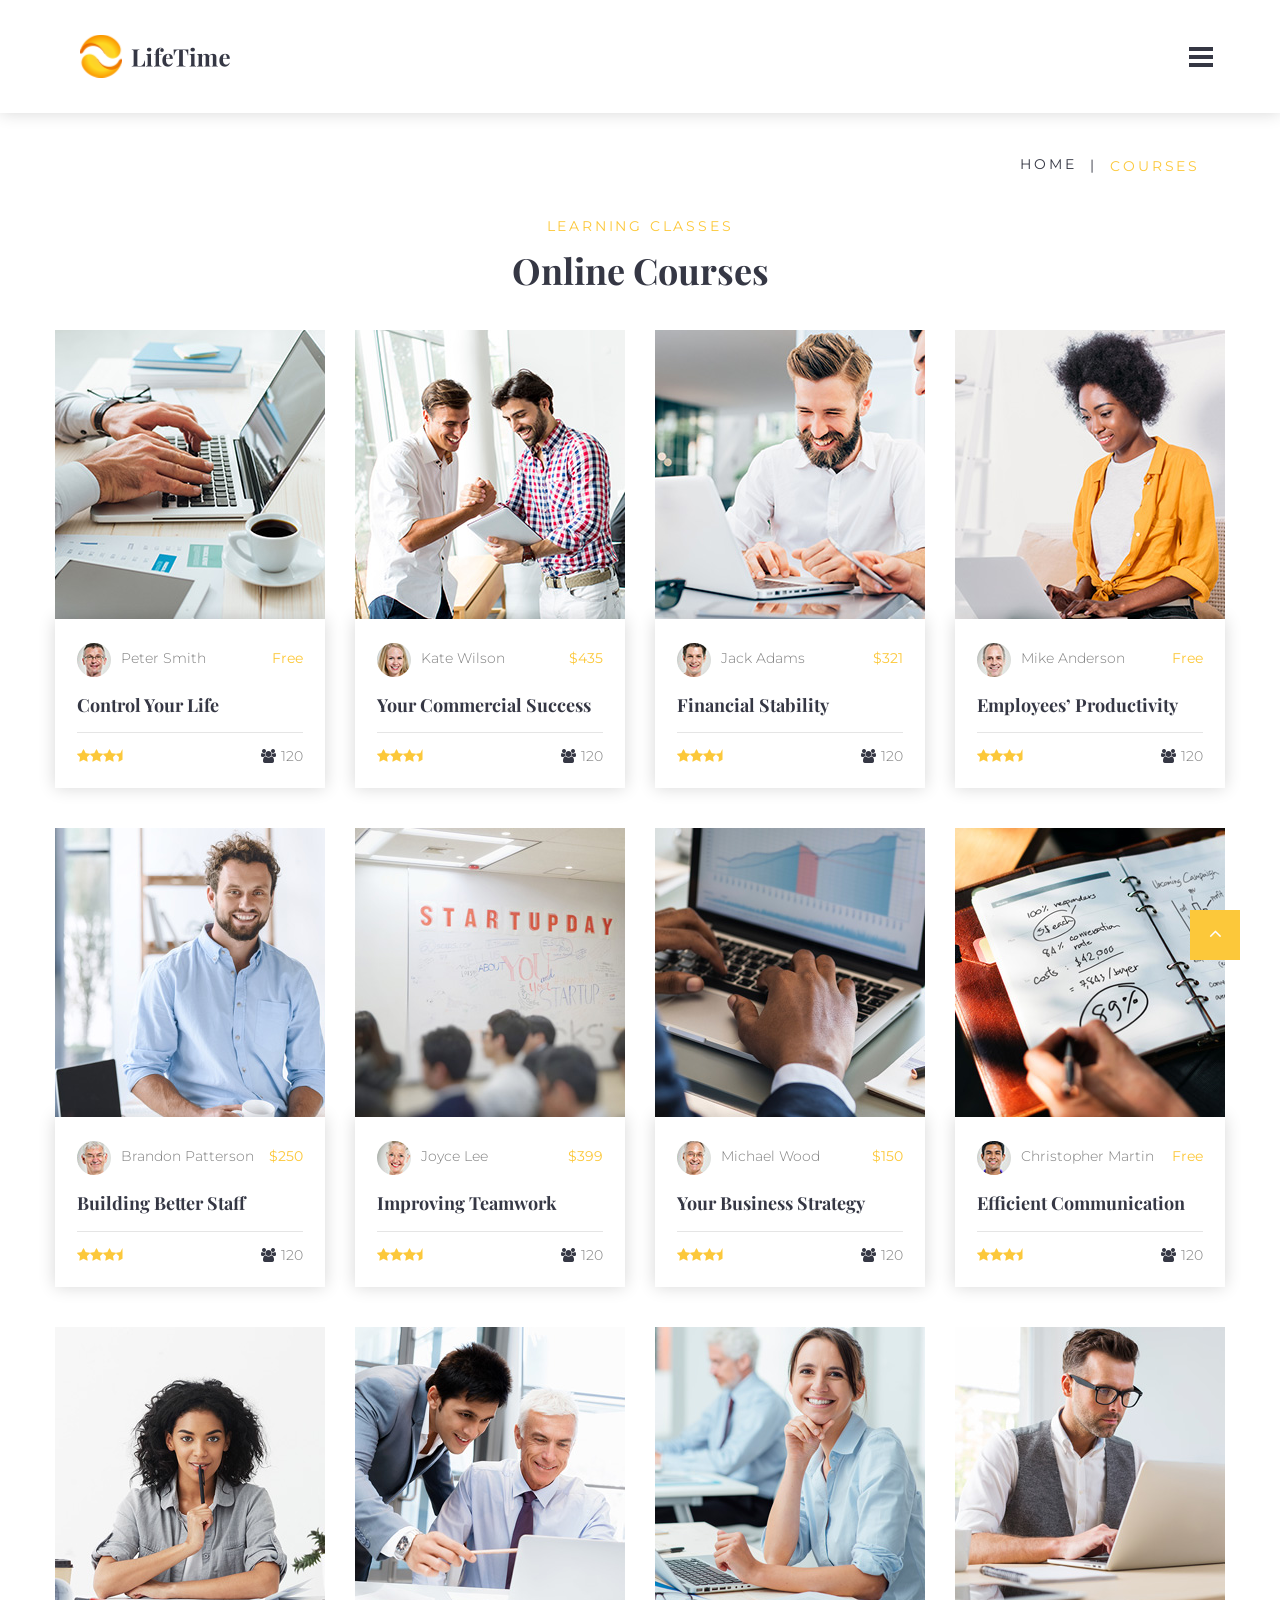
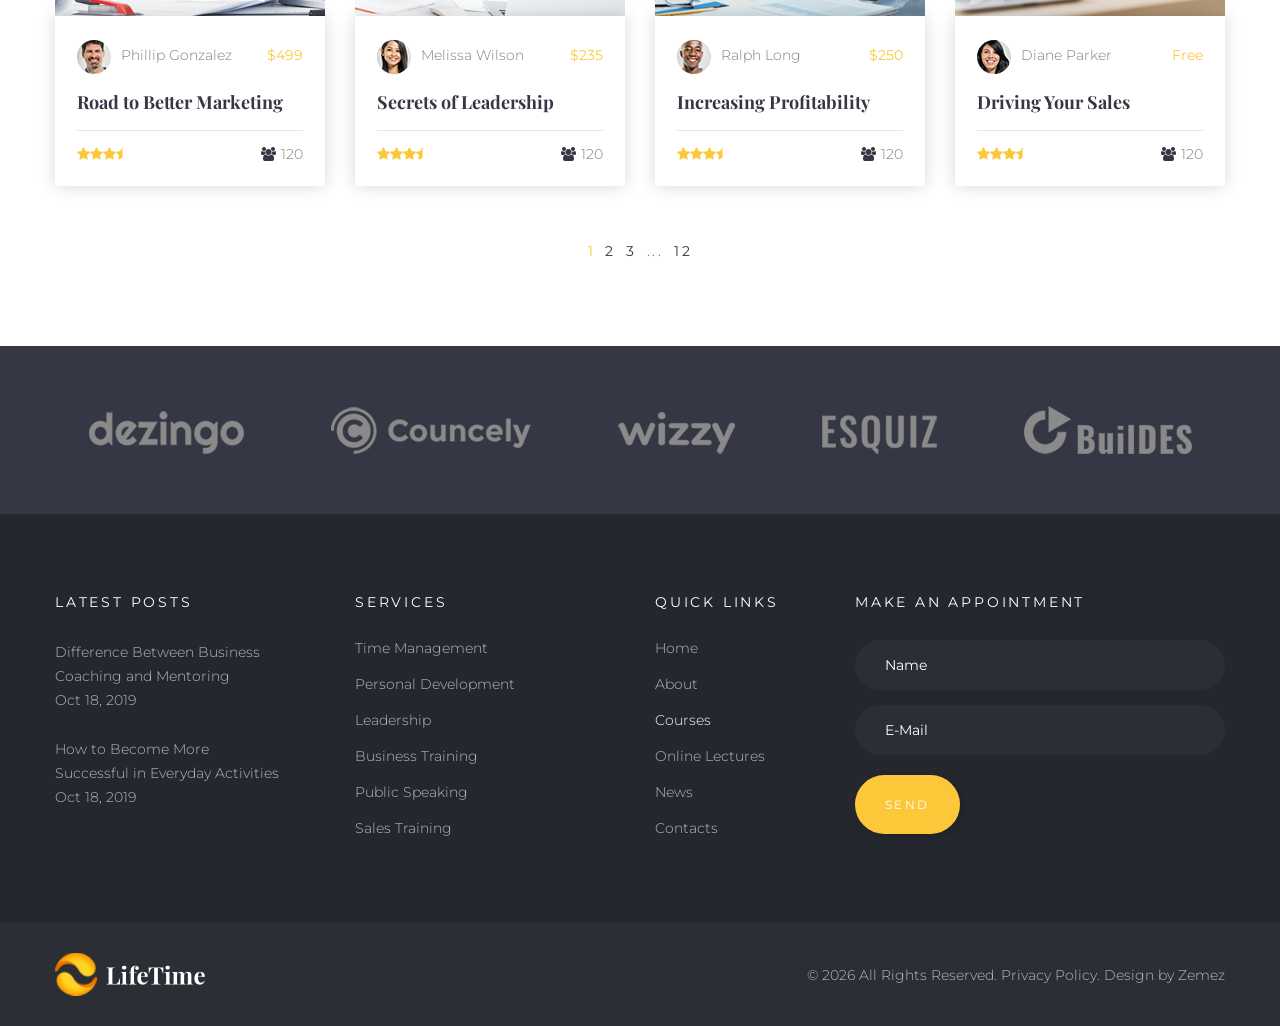
<file: site/courses.html>
<!DOCTYPE html>
<html class="wide wow-animation" lang="en">
  <head>
    <title>Courses</title>
    <meta charset="utf-8">
    <meta name="viewport" content="width=device-width, height=device-height, initial-scale=1.0">
    <meta http-equiv="X-UA-Compatible" content="IE=edge">
    <link rel="icon" href="images/favicon.ico" type="image/x-icon">
    <link rel="stylesheet" type="text/css" href="//fonts.googleapis.com/css?family=Montserrat:300,400,500%7CPlayfair+Display:700">
    <link rel="stylesheet" href="css/bootstrap.css">
    <link rel="stylesheet" href="css/fonts.css">
    <link rel="stylesheet" href="css/style.css">
    <style>.ie-panel{display: none;background: #212121;padding: 10px 0;box-shadow: 3px 3px 5px 0 rgba(0,0,0,.3);clear: both;text-align:center;position: relative;z-index: 1;} html.ie-10 .ie-panel, html.lt-ie-10 .ie-panel {display: block;}</style>
  </head>
  <body>
    <div class="ie-panel"><a href="http://windows.microsoft.com/en-US/internet-explorer/"><img src="images/ie8-panel/warning_bar_0000_us.jpg" height="42" width="820" alt="You are using an outdated browser. For a faster, safer browsing experience, upgrade for free today."></a></div>
    <div class="preloader">
      <div class="preloader-body">
        <div class="cssload-container">
          <div class="cssload-speeding-wheel"></div>
        </div>
        <p>Loading...</p>
      </div>
    </div>
    <div class="page">
      <header class="section page-header">
        <!--RD Navbar-->
        <div class="rd-navbar-wrap">
          <nav class="rd-navbar rd-navbar-classic" data-layout="rd-navbar-fixed" data-sm-layout="rd-navbar-fixed" data-md-layout="rd-navbar-fixed" data-md-device-layout="rd-navbar-fixed" data-lg-layout="rd-navbar-fixed" data-lg-device-layout="rd-navbar-fixed" data-xl-layout="rd-navbar-sidebar" data-xl-device-layout="rd-navbar-sidebar" data-xxl-layout="rd-navbar-sidebar" data-xxl-device-layout="rd-navbar-sidebar" data-lg-stick-up-offset="46px" data-xl-stick-up-offset="1x" data-xxl-stick-up-offset="1px" data-lg-stick-up="true" data-xl-stick-up="true" data-xxl-stick-up="true">
            <div class="rd-navbar-main-outer">
              <div class="rd-navbar-main">
                <!--RD Navbar Panel-->
                <div class="rd-navbar-panel">
                  <!--RD Navbar Toggle-->
                  <button class="rd-navbar-toggle" data-rd-navbar-toggle=".rd-navbar-nav-wrap"><span></span></button>
                  <!--RD Navbar Brand-->
                  <div class="rd-navbar-brand">
                    <!--Brand--><a class="brand" href="index.html"><img class="brand-logo-dark" src="images/logo-default-300x86.png" alt="" width="150" height="43"/><img class="brand-logo-light" src="images/logo-inverse-300x86.png" alt="" width="150" height="43"/></a>
                  </div>
                </div>
                <div class="rd-navbar-main-element">
                  <div class="rd-navbar-nav-wrap">
                    <ul class="rd-navbar-nav">
                      <li class="rd-nav-item"><a class="rd-nav-link" href="index.html">Home</a>
                      </li>
                      <li class="rd-nav-item"><a class="rd-nav-link" href="about.html">About</a>
                      </li>
                      <li class="rd-nav-item"><a class="rd-nav-link" href="online-lectures.html">Online Lectures</a>
                      </li>
                      <li class="rd-nav-item active"><a class="rd-nav-link" href="courses.html">Courses</a>
                      </li>
                      <li class="rd-nav-item"><a class="rd-nav-link" href="news.html">News</a>
                        <ul class="rd-menu rd-navbar-dropdown">
                          <li class="rd-dropdown-item"><a class="rd-dropdown-link" href="single-post.html">Single Post</a>
                          </li>
                        </ul>
                      </li>
                      <li class="rd-nav-item"><a class="rd-nav-link" href="#">Pages</a>
                        <ul class="rd-menu rd-navbar-dropdown">
                          <li class="rd-dropdown-item"><a class="rd-dropdown-link" href="typography.html">Typography</a>
                          </li>
                          <li class="rd-dropdown-item"><a class="rd-dropdown-link" href="buttons.html">Buttons</a>
                          </li>
                          <li class="rd-dropdown-item"><a class="rd-dropdown-link" href="forms.html">Forms</a>
                          </li>
                          <li class="rd-dropdown-item"><a class="rd-dropdown-link" href="tabs-and-accordions.html">Tabs and accordions</a>
                          </li>
                          <li class="rd-dropdown-item"><a class="rd-dropdown-link" href="progress-bars.html">Progress bars</a>
                          </li>
                          <li class="rd-dropdown-item"><a class="rd-dropdown-link" href="tables.html">Tables</a>
                          </li>
                          <li class="rd-dropdown-item"><a class="rd-dropdown-link" href="grid-system.html">Grid system</a>
                          </li>
                          <li class="rd-dropdown-item"><a class="rd-dropdown-link" href="privacy-policy.html">Privacy policy</a>
                          </li>
                          <li class="rd-dropdown-item"><a class="rd-dropdown-link" href="under-construction.html">Under Construction</a>
                          </li>
                        </ul>
                      </li>
                      <li class="rd-nav-item"><a class="rd-nav-link" href="contacts.html">Contacts</a>
                      </li>
                    </ul>
                  </div>
                </div>
              </div>
            </div>
          </nav>
        </div>
      </header>
      <!-- Breadcrumbs-->
      <section class="breadcrumbs-custom bg-transparent">
        <div class="container">
          <ul class="breadcrumbs-custom-path">
            <li><a href="index.html">Home</a></li>
            <li class="active">Courses</li>
          </ul>
        </div>
      </section>
      <!-- Featured Lectures-->
      <section class="section section-md section-relative bg-transparent text-center">
        <div class="container">
          <h6>Learning classes</h6>
          <h3>Online Courses</h3>
          <div class="row row-30 row-xl-40">
            <div class="col-md-6 col-lg-4 col-xl-3">
              <article class="course">
                <div class="course-img"><a href="single-post.html"><img src="images/courses-01-270x289.jpg" alt="" width="270" height="289"/></a></div>
                <div class="course-body">
                  <div class="course-body-meta">
                    <div>
                      <div class="unit unit-spacing-xs">
                        <div class="unit-left"><img src="images/avatar-01-34x34.jpg" alt="" width="34" height="34"/>
                        </div>
                        <div class="unit-body"><a href="single-post.html">Peter Smith</a></div>
                      </div>
                    </div>
                    <div class="course-price"><span>Free</span></div>
                  </div>
                  <div class="course-title">
                    <h5><a href="single-post.html">Control Your Life</a></h5>
                  </div>
                  <div class="course-divider"></div>
                  <div class="course-footer">
                    <ul class="course-rating">
                      <li><span class="icon fa-star"></span></li>
                      <li><span class="icon fa-star"></span></li>
                      <li><span class="icon fa-star"></span></li>
                      <li><span class="icon fa-star-half"></span></li>
                    </ul>
                    <div class="course-amount"><span class="icon fa-users"></span><a href="single-post.html">120</a></div>
                  </div>
                </div>
              </article>
            </div>
            <div class="col-md-6 col-lg-4 col-xl-3">
              <article class="course">
                <div class="course-img"><a href="single-post.html"><img src="images/courses-02-270x289.jpg" alt="" width="270" height="289"/></a></div>
                <div class="course-body">
                  <div class="course-body-meta">
                    <div>
                      <div class="unit unit-spacing-xs">
                        <div class="unit-left"><img src="images/avatar-02-34x34.jpg" alt="" width="34" height="34"/>
                        </div>
                        <div class="unit-body"><a href="single-post.html">Kate Wilson</a></div>
                      </div>
                    </div>
                    <div class="course-price"><span>$435</span></div>
                  </div>
                  <div class="course-title">
                    <h5><a href="single-post.html">Your Commercial Success</a></h5>
                  </div>
                  <div class="course-divider"></div>
                  <div class="course-footer">
                    <ul class="course-rating">
                      <li><span class="icon fa-star"></span></li>
                      <li><span class="icon fa-star"></span></li>
                      <li><span class="icon fa-star"></span></li>
                      <li><span class="icon fa-star-half"></span></li>
                    </ul>
                    <div class="course-amount"><span class="icon fa-users"></span><a href="single-post.html">120</a></div>
                  </div>
                </div>
              </article>
            </div>
            <div class="col-md-6 col-lg-4 col-xl-3">
              <article class="course">
                <div class="course-img"><a href="single-post.html"><img src="images/courses-03-270x289.jpg" alt="" width="270" height="289"/></a></div>
                <div class="course-body">
                  <div class="course-body-meta">
                    <div>
                      <div class="unit unit-spacing-xs">
                        <div class="unit-left"><img src="images/avatar-03-34x34.jpg" alt="" width="34" height="34"/>
                        </div>
                        <div class="unit-body"><a href="single-post.html">Jack Adams</a></div>
                      </div>
                    </div>
                    <div class="course-price"><span>$321</span></div>
                  </div>
                  <div class="course-title">
                    <h5><a href="single-post.html">Financial Stability</a></h5>
                  </div>
                  <div class="course-divider"></div>
                  <div class="course-footer">
                    <ul class="course-rating">
                      <li><span class="icon fa-star"></span></li>
                      <li><span class="icon fa-star"></span></li>
                      <li><span class="icon fa-star"></span></li>
                      <li><span class="icon fa-star-half"></span></li>
                    </ul>
                    <div class="course-amount"><span class="icon fa-users"></span><a href="single-post.html">120</a></div>
                  </div>
                </div>
              </article>
            </div>
            <div class="col-md-6 col-lg-4 col-xl-3">
              <article class="course">
                <div class="course-img"><a href="single-post.html"><img src="images/courses-04-270x289.jpg" alt="" width="270" height="289"/></a></div>
                <div class="course-body">
                  <div class="course-body-meta">
                    <div>
                      <div class="unit unit-spacing-xs">
                        <div class="unit-left"><img src="images/avatar-04-34x34.jpg" alt="" width="34" height="34"/>
                        </div>
                        <div class="unit-body"><a href="single-post.html">Mike Anderson</a></div>
                      </div>
                    </div>
                    <div class="course-price"><span>Free</span></div>
                  </div>
                  <div class="course-title">
                    <h5><a href="single-post.html">Employees’ Productivity</a></h5>
                  </div>
                  <div class="course-divider"></div>
                  <div class="course-footer">
                    <ul class="course-rating">
                      <li><span class="icon fa-star"></span></li>
                      <li><span class="icon fa-star"></span></li>
                      <li><span class="icon fa-star"></span></li>
                      <li><span class="icon fa-star-half"></span></li>
                    </ul>
                    <div class="course-amount"><span class="icon fa-users"></span><a href="single-post.html">120</a></div>
                  </div>
                </div>
              </article>
            </div>
            <div class="col-md-6 col-lg-4 col-xl-3">
              <article class="course">
                <div class="course-img"><a href="single-post.html"><img src="images/courses-05-270x289.jpg" alt="" width="270" height="289"/></a></div>
                <div class="course-body">
                  <div class="course-body-meta">
                    <div>
                      <div class="unit unit-spacing-xs">
                        <div class="unit-left"><img src="images/avatar-05-34x34.jpg" alt="" width="34" height="34"/>
                        </div>
                        <div class="unit-body"><a href="single-post.html">Brandon Patterson</a></div>
                      </div>
                    </div>
                    <div class="course-price"><span>$250</span></div>
                  </div>
                  <div class="course-title">
                    <h5><a href="single-post.html">Building Better Staff</a></h5>
                  </div>
                  <div class="course-divider"></div>
                  <div class="course-footer">
                    <ul class="course-rating">
                      <li><span class="icon fa-star"></span></li>
                      <li><span class="icon fa-star"></span></li>
                      <li><span class="icon fa-star"></span></li>
                      <li><span class="icon fa-star-half"></span></li>
                    </ul>
                    <div class="course-amount"><span class="icon fa-users"></span><a href="single-post.html">120</a></div>
                  </div>
                </div>
              </article>
            </div>
            <div class="col-md-6 col-lg-4 col-xl-3">
              <article class="course">
                <div class="course-img"><a href="single-post.html"><img src="images/courses-06-270x289.jpg" alt="" width="270" height="289"/></a></div>
                <div class="course-body">
                  <div class="course-body-meta">
                    <div>
                      <div class="unit unit-spacing-xs">
                        <div class="unit-left"><img src="images/avatar-06-34x34.jpg" alt="" width="34" height="34"/>
                        </div>
                        <div class="unit-body"><a href="single-post.html">Joyce Lee</a></div>
                      </div>
                    </div>
                    <div class="course-price"><span>$399</span></div>
                  </div>
                  <div class="course-title">
                    <h5><a href="single-post.html">Improving Teamwork</a></h5>
                  </div>
                  <div class="course-divider"></div>
                  <div class="course-footer">
                    <ul class="course-rating">
                      <li><span class="icon fa-star"></span></li>
                      <li><span class="icon fa-star"></span></li>
                      <li><span class="icon fa-star"></span></li>
                      <li><span class="icon fa-star-half"></span></li>
                    </ul>
                    <div class="course-amount"><span class="icon fa-users"></span><a href="single-post.html">120</a></div>
                  </div>
                </div>
              </article>
            </div>
            <div class="col-md-6 col-lg-4 col-xl-3">
              <article class="course">
                <div class="course-img"><a href="single-post.html"><img src="images/courses-07-270x289.jpg" alt="" width="270" height="289"/></a></div>
                <div class="course-body">
                  <div class="course-body-meta">
                    <div>
                      <div class="unit unit-spacing-xs">
                        <div class="unit-left"><img src="images/avatar-07-34x34.jpg" alt="" width="34" height="34"/>
                        </div>
                        <div class="unit-body"><a href="single-post.html">Michael Wood</a></div>
                      </div>
                    </div>
                    <div class="course-price"><span>$150</span></div>
                  </div>
                  <div class="course-title">
                    <h5><a href="single-post.html">Your Business Strategy</a></h5>
                  </div>
                  <div class="course-divider"></div>
                  <div class="course-footer">
                    <ul class="course-rating">
                      <li><span class="icon fa-star"></span></li>
                      <li><span class="icon fa-star"></span></li>
                      <li><span class="icon fa-star"></span></li>
                      <li><span class="icon fa-star-half"></span></li>
                    </ul>
                    <div class="course-amount"><span class="icon fa-users"></span><a href="single-post.html">120</a></div>
                  </div>
                </div>
              </article>
            </div>
            <div class="col-md-6 col-lg-4 col-xl-3">
              <article class="course">
                <div class="course-img"><a href="single-post.html"><img src="images/courses-08-270x289.jpg" alt="" width="270" height="289"/></a></div>
                <div class="course-body">
                  <div class="course-body-meta">
                    <div>
                      <div class="unit unit-spacing-xs">
                        <div class="unit-left"><img src="images/avatar-08-34x34.jpg" alt="" width="34" height="34"/>
                        </div>
                        <div class="unit-body"><a href="single-post.html">Christopher Martin</a></div>
                      </div>
                    </div>
                    <div class="course-price"><span>Free</span></div>
                  </div>
                  <div class="course-title">
                    <h5><a href="single-post.html">Efficient Communication</a></h5>
                  </div>
                  <div class="course-divider"></div>
                  <div class="course-footer">
                    <ul class="course-rating">
                      <li><span class="icon fa-star"></span></li>
                      <li><span class="icon fa-star"></span></li>
                      <li><span class="icon fa-star"></span></li>
                      <li><span class="icon fa-star-half"></span></li>
                    </ul>
                    <div class="course-amount"><span class="icon fa-users"></span><a href="single-post.html">120</a></div>
                  </div>
                </div>
              </article>
            </div>
            <div class="col-md-6 col-lg-4 col-xl-3">
              <article class="course">
                <div class="course-img"><a href="single-post.html"><img src="images/courses-09-270x289.jpg" alt="" width="270" height="289"/></a></div>
                <div class="course-body">
                  <div class="course-body-meta">
                    <div>
                      <div class="unit unit-spacing-xs">
                        <div class="unit-left"><img src="images/avatar-09-34x34.jpg" alt="" width="34" height="34"/>
                        </div>
                        <div class="unit-body"><a href="single-post.html">Phillip Gonzalez</a></div>
                      </div>
                    </div>
                    <div class="course-price"><span>$499</span></div>
                  </div>
                  <div class="course-title">
                    <h5><a href="single-post.html">Road to Better Marketing</a></h5>
                  </div>
                  <div class="course-divider"></div>
                  <div class="course-footer">
                    <ul class="course-rating">
                      <li><span class="icon fa-star"></span></li>
                      <li><span class="icon fa-star"></span></li>
                      <li><span class="icon fa-star"></span></li>
                      <li><span class="icon fa-star-half"></span></li>
                    </ul>
                    <div class="course-amount"><span class="icon fa-users"></span><a href="single-post.html">120</a></div>
                  </div>
                </div>
              </article>
            </div>
            <div class="col-md-6 col-lg-4 col-xl-3">
              <article class="course">
                <div class="course-img"><a href="single-post.html"><img src="images/courses-10-270x289.jpg" alt="" width="270" height="289"/></a></div>
                <div class="course-body">
                  <div class="course-body-meta">
                    <div>
                      <div class="unit unit-spacing-xs">
                        <div class="unit-left"><img src="images/avatar-10-34x34.jpg" alt="" width="34" height="34"/>
                        </div>
                        <div class="unit-body"><a href="single-post.html">Melissa Wilson</a></div>
                      </div>
                    </div>
                    <div class="course-price"><span>$235</span></div>
                  </div>
                  <div class="course-title">
                    <h5><a href="single-post.html">Secrets of Leadership</a></h5>
                  </div>
                  <div class="course-divider"></div>
                  <div class="course-footer">
                    <ul class="course-rating">
                      <li><span class="icon fa-star"></span></li>
                      <li><span class="icon fa-star"></span></li>
                      <li><span class="icon fa-star"></span></li>
                      <li><span class="icon fa-star-half"></span></li>
                    </ul>
                    <div class="course-amount"><span class="icon fa-users"></span><a href="single-post.html">120</a></div>
                  </div>
                </div>
              </article>
            </div>
            <div class="col-md-6 col-lg-4 col-xl-3">
              <article class="course">
                <div class="course-img"><a href="single-post.html"><img src="images/courses-11-270x289.jpg" alt="" width="270" height="289"/></a></div>
                <div class="course-body">
                  <div class="course-body-meta">
                    <div>
                      <div class="unit unit-spacing-xs">
                        <div class="unit-left"><img src="images/avatar-11-34x34.jpg" alt="" width="34" height="34"/>
                        </div>
                        <div class="unit-body"><a href="single-post.html">Ralph Long</a></div>
                      </div>
                    </div>
                    <div class="course-price"><span>$250</span></div>
                  </div>
                  <div class="course-title">
                    <h5><a href="single-post.html">Increasing Profitability</a></h5>
                  </div>
                  <div class="course-divider"></div>
                  <div class="course-footer">
                    <ul class="course-rating">
                      <li><span class="icon fa-star"></span></li>
                      <li><span class="icon fa-star"></span></li>
                      <li><span class="icon fa-star"></span></li>
                      <li><span class="icon fa-star-half"></span></li>
                    </ul>
                    <div class="course-amount"><span class="icon fa-users"></span><a href="single-post.html">120</a></div>
                  </div>
                </div>
              </article>
            </div>
            <div class="col-md-6 col-lg-4 col-xl-3">
              <article class="course">
                <div class="course-img"><a href="single-post.html"><img src="images/courses-12-270x289.jpg" alt="" width="270" height="289"/></a></div>
                <div class="course-body">
                  <div class="course-body-meta">
                    <div>
                      <div class="unit unit-spacing-xs">
                        <div class="unit-left"><img src="images/avatar-12-34x34.jpg" alt="" width="34" height="34"/>
                        </div>
                        <div class="unit-body"><a href="single-post.html">Diane Parker</a></div>
                      </div>
                    </div>
                    <div class="course-price"><span>Free</span></div>
                  </div>
                  <div class="course-title">
                    <h5><a href="single-post.html">Driving Your Sales</a></h5>
                  </div>
                  <div class="course-divider"></div>
                  <div class="course-footer">
                    <ul class="course-rating">
                      <li><span class="icon fa-star"></span></li>
                      <li><span class="icon fa-star"></span></li>
                      <li><span class="icon fa-star"></span></li>
                      <li><span class="icon fa-star-half"></span></li>
                    </ul>
                    <div class="course-amount"><span class="icon fa-users"></span><a href="single-post.html">120</a></div>
                  </div>
                </div>
              </article>
            </div>
          </div>
          <ul class="pagination-custom">
            <li><a class="active" href="#">1</a></li>
            <li><a href="#">2</a></li>
            <li><a href="#">3</a></li>
            <li><span>...</span></li>
            <li><a href="#">12</a></li>
          </ul>
        </div>
      </section>
      <!-- Brands-->
      <section class="section section-sm bg-gray-700 text-center section-relative">
        <div class="container">
          <div class="group-flex"><a class="image-link" href="#"><img src="images/brand-01-155x43.png" alt="" width="155" height="43"/></a><a class="image-link" href="#"><img src="images/brand-02-200x47.png" alt="" width="200" height="47"/></a><a class="image-link" href="#"><img src="images/brand-03-117x42.png" alt="" width="117" height="42"/></a><a class="image-link" href="#"><img src="images/brand-04-115x39.png" alt="" width="115" height="39"/></a><a class="image-link" href="#"><img src="images/brand-05-168x48.png" alt="" width="168" height="48"/></a></div>
        </div>
      </section>
      <div class="section section-md bg-gray-800 footer-classic-pre section-relative">
        <div class="container">
          <div class="row row-30">
            <div class="col-sm-6 col-md-4 col-lg-3">
              <h6>latest posts</h6>
              <ul class="list list-lg">
                <li>
                  <article class="post-latest">
                    <div class="post-latest-title"><a href="single-post.html">Difference Between Business Coaching and Mentoring</a></div>
                    <div class="post-latest-time"><a href="single-post.html">Oct 18, 2019</a></div>
                  </article>
                </li>
                <li>
                  <article class="post-latest">
                    <div class="post-latest-title"><a href="single-post.html">How to Become More Successful in Everyday Activities</a></div>
                    <div class="post-latest-time"><a href="single-post.html">Oct 18, 2019</a></div>
                  </article>
                </li>
              </ul>
            </div>
            <div class="col-sm-6 col-md-4 col-lg-3">
              <h6>Services</h6>
              <ul class="list list-xs">
                <li><a href="#">Time Management</a></li>
                <li><a href="#">Personal Development</a></li>
                <li><a href="#">Leadership</a></li>
                <li><a href="#">Business Training</a></li>
                <li><a href="#">Public Speaking</a></li>
                <li><a href="#">Sales Training</a></li>
              </ul>
            </div>
            <div class="col-sm-4 col-lg-2">
              <h6>Quick Links</h6>
              <ul class="list list-xs">
                <li><a href="index.html">Home</a></li>
                <li><a href="about.html">About</a></li>
                <li><a class="active" href="courses.html">Courses</a></li>
                <li><a href="online-lectures.html">Online Lectures</a></li>
                <li><a href="events.html">News</a></li>
                <li><a href="contacts.html">Contacts</a></li>
              </ul>
            </div>
            <div class="col-sm-8 col-md-12 col-lg-4">
              <h6>Make an Appointment</h6>
              <form class="rd-mailform text-left" data-form-output="form-output-global" data-form-type="contact" method="post" action="bat/rd-mailform.php">
                <div class="form-wrap">
                  <label class="form-label" for="footer-name">Name</label>
                  <input class="form-input" id="footer-name" type="text" name="name" data-constraints="@Required">
                </div>
                <div class="form-wrap">
                  <label class="form-label" for="footer-email">E-Mail</label>
                  <input class="form-input" id="footer-email" type="email" name="email" data-constraints="@Required @Email">
                </div>
                <div class="form-button group-sm text-center text-sm-left">
                  <button class="button button-primary button-circle button-shadow" type="submit">Send</button>
                </div>
              </form>
            </div>
          </div>
        </div>
      </div>
      <footer class="footer-classic section bg-gray-900 text-center section-relative">
        <div class="container">
          <div class="row row-15 align-items-center">
            <div class="col-md-4 text-md-left">
              <div class="brand"><a href="index.html"><img src="images/logo-inverse-300x86.png" alt="" width="150" height="43"/></a></div>
            </div>
            <div class="col-md-8 text-md-right">
              <p class="rights"><span>©</span> <span class="copyright-year"></span><span>&nbsp;</span><span>All Rights Reserved</span><span>.&nbsp;</span><a href="privacy-policy.html">Privacy Policy</a>. Design&nbsp;by&nbsp;<a href="https://zemez.io/">Zemez</a>
              </p>
            </div>
          </div>
        </div>
      </footer>
    </div>
    <div class="snackbars" id="form-output-global"></div>
    <script src="js/core.min.js"></script>
    <script src="js/script.js"></script>
  </body>
</html>
</file>
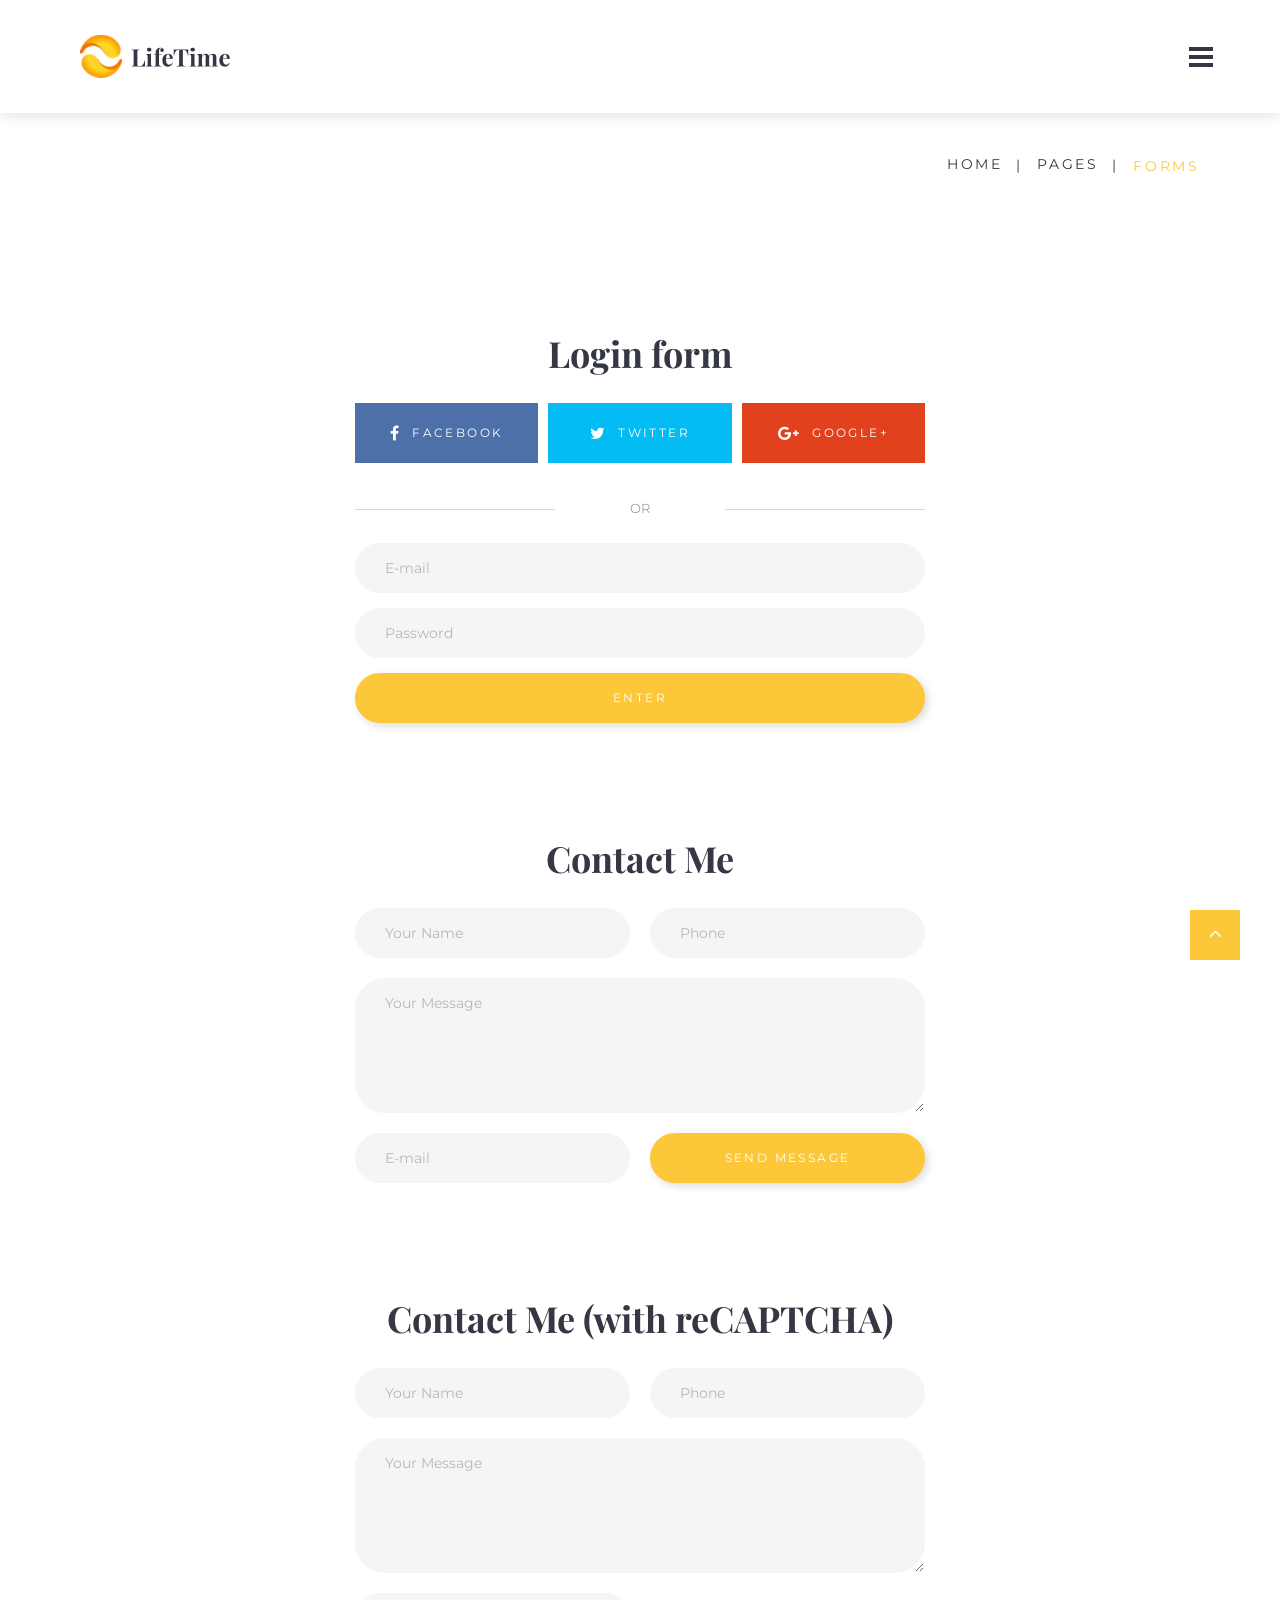
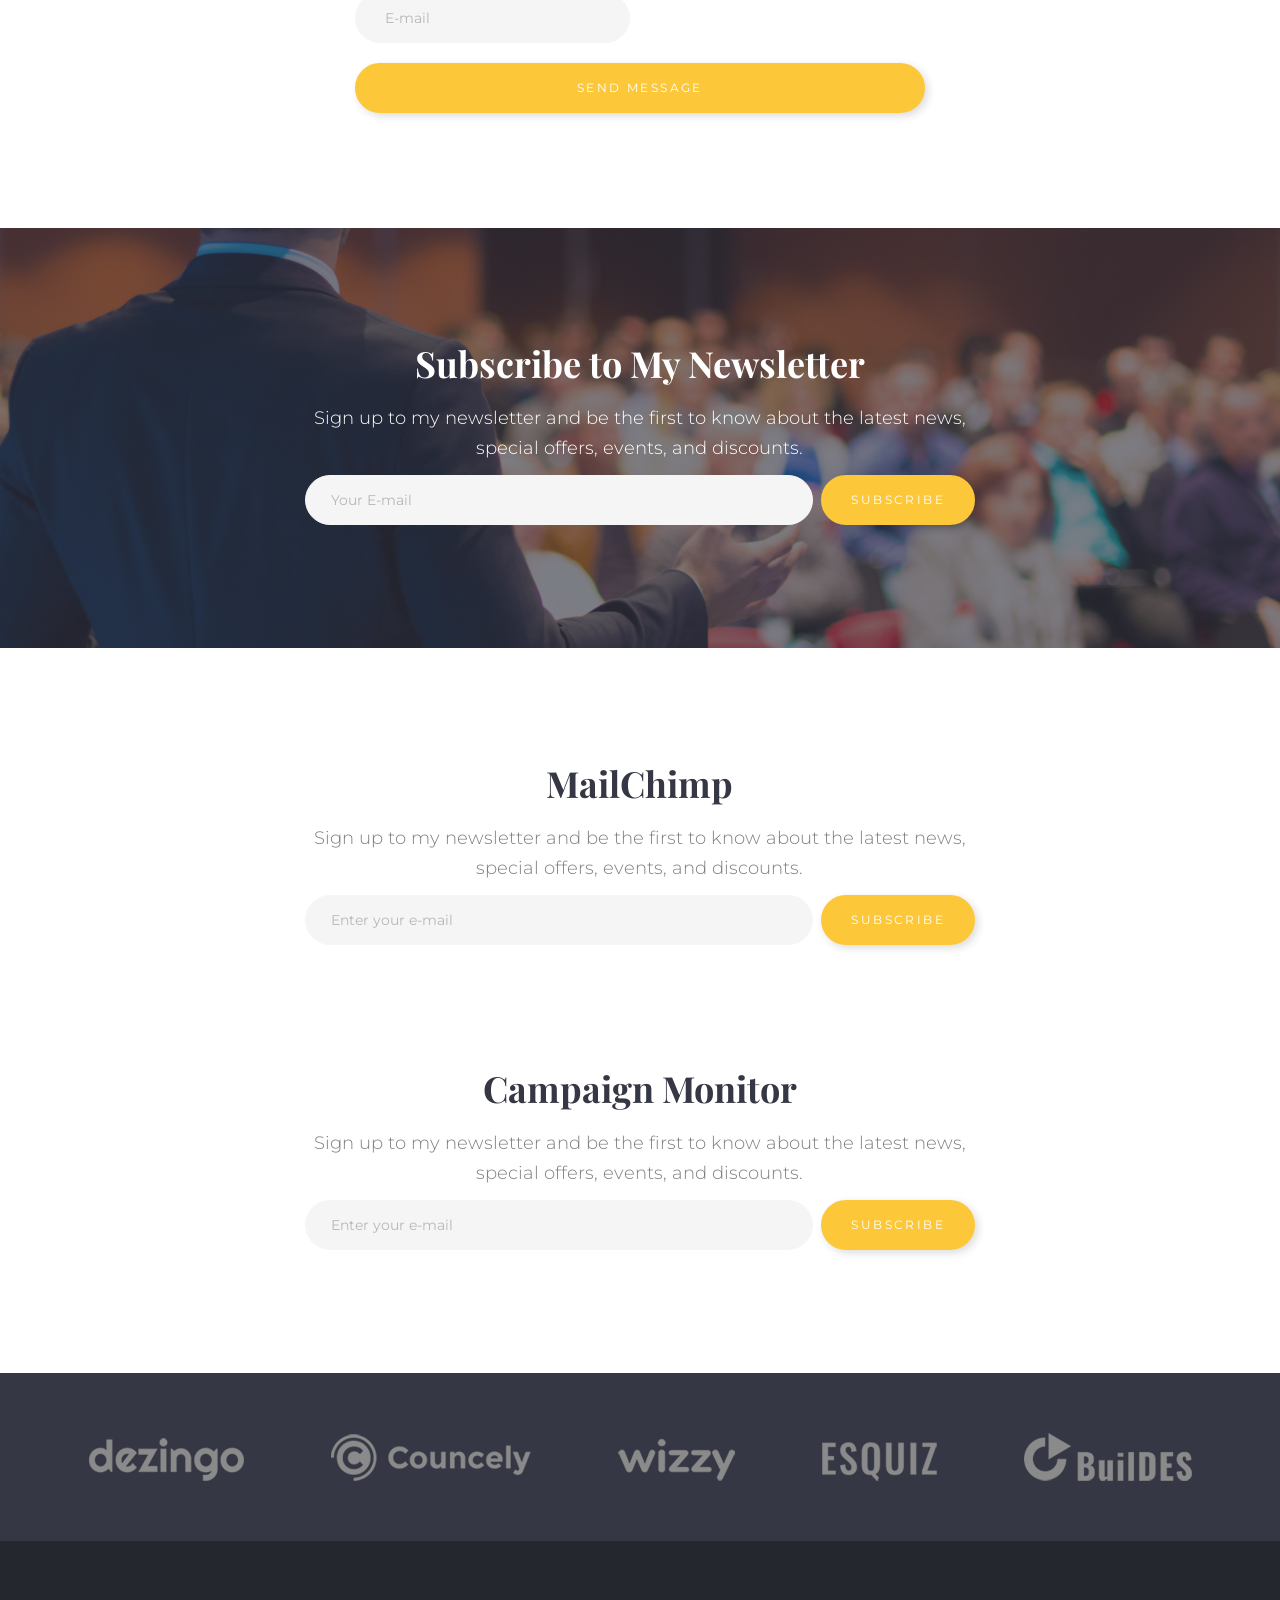
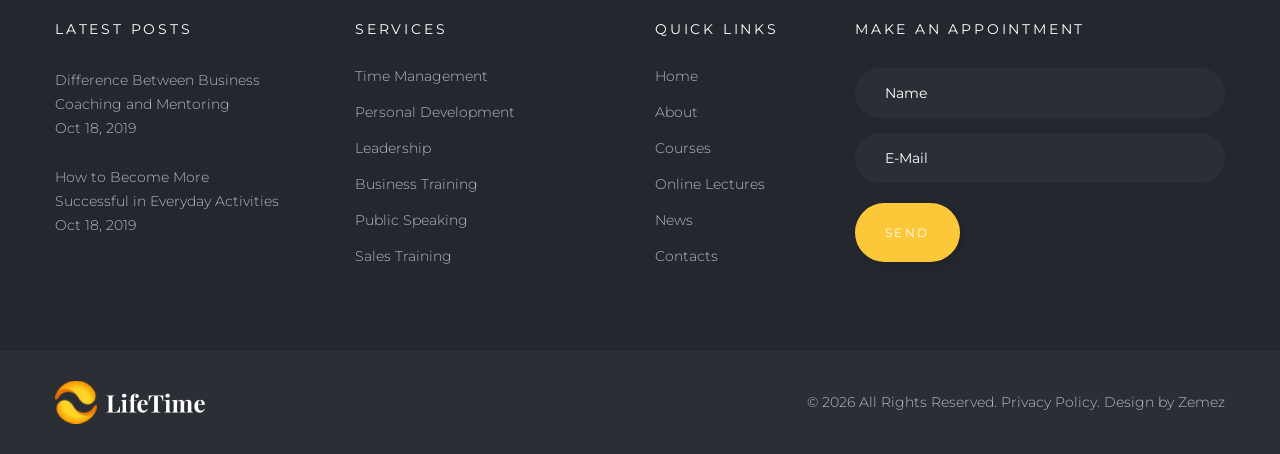
<file: site/forms.html>
<!DOCTYPE html>
<html class="wide wow-animation" lang="en">
  <head>
    <title>Forms</title>
    <meta charset="utf-8">
    <meta name="viewport" content="width=device-width, height=device-height, initial-scale=1.0">
    <meta http-equiv="X-UA-Compatible" content="IE=edge">
    <link rel="icon" href="images/favicon.ico" type="image/x-icon">
    <link rel="stylesheet" type="text/css" href="//fonts.googleapis.com/css?family=Montserrat:300,400,500%7CPlayfair+Display:700">
    <link rel="stylesheet" href="css/bootstrap.css">
    <link rel="stylesheet" href="css/fonts.css">
    <link rel="stylesheet" href="css/style.css">
    <style>.ie-panel{display: none;background: #212121;padding: 10px 0;box-shadow: 3px 3px 5px 0 rgba(0,0,0,.3);clear: both;text-align:center;position: relative;z-index: 1;} html.ie-10 .ie-panel, html.lt-ie-10 .ie-panel {display: block;}</style>
  </head>
  <body>
    <div class="ie-panel"><a href="http://windows.microsoft.com/en-US/internet-explorer/"><img src="images/ie8-panel/warning_bar_0000_us.jpg" height="42" width="820" alt="You are using an outdated browser. For a faster, safer browsing experience, upgrade for free today."></a></div>
    <div class="preloader">
      <div class="preloader-body">
        <div class="cssload-container">
          <div class="cssload-speeding-wheel"></div>
        </div>
        <p>Loading...</p>
      </div>
    </div>
    <div class="page">
      <header class="section page-header">
        <!--RD Navbar-->
        <div class="rd-navbar-wrap">
          <nav class="rd-navbar rd-navbar-classic" data-layout="rd-navbar-fixed" data-sm-layout="rd-navbar-fixed" data-md-layout="rd-navbar-fixed" data-md-device-layout="rd-navbar-fixed" data-lg-layout="rd-navbar-fixed" data-lg-device-layout="rd-navbar-fixed" data-xl-layout="rd-navbar-sidebar" data-xl-device-layout="rd-navbar-sidebar" data-xxl-layout="rd-navbar-sidebar" data-xxl-device-layout="rd-navbar-sidebar" data-lg-stick-up-offset="46px" data-xl-stick-up-offset="1x" data-xxl-stick-up-offset="1px" data-lg-stick-up="true" data-xl-stick-up="true" data-xxl-stick-up="true">
            <div class="rd-navbar-main-outer">
              <div class="rd-navbar-main">
                <!--RD Navbar Panel-->
                <div class="rd-navbar-panel">
                  <!--RD Navbar Toggle-->
                  <button class="rd-navbar-toggle" data-rd-navbar-toggle=".rd-navbar-nav-wrap"><span></span></button>
                  <!--RD Navbar Brand-->
                  <div class="rd-navbar-brand">
                    <!--Brand--><a class="brand" href="index.html"><img class="brand-logo-dark" src="images/logo-default-300x86.png" alt="" width="150" height="43"/><img class="brand-logo-light" src="images/logo-inverse-300x86.png" alt="" width="150" height="43"/></a>
                  </div>
                </div>
                <div class="rd-navbar-main-element">
                  <div class="rd-navbar-nav-wrap">
                    <ul class="rd-navbar-nav">
                      <li class="rd-nav-item"><a class="rd-nav-link" href="index.html">Home</a>
                      </li>
                      <li class="rd-nav-item"><a class="rd-nav-link" href="about.html">About</a>
                      </li>
                      <li class="rd-nav-item"><a class="rd-nav-link" href="online-lectures.html">Online Lectures</a>
                      </li>
                      <li class="rd-nav-item"><a class="rd-nav-link" href="courses.html">Courses</a>
                      </li>
                      <li class="rd-nav-item"><a class="rd-nav-link" href="news.html">News</a>
                        <ul class="rd-menu rd-navbar-dropdown">
                          <li class="rd-dropdown-item"><a class="rd-dropdown-link" href="single-post.html">Single Post</a>
                          </li>
                        </ul>
                      </li>
                      <li class="rd-nav-item active"><a class="rd-nav-link" href="#">Pages</a>
                        <ul class="rd-menu rd-navbar-dropdown">
                          <li class="rd-dropdown-item"><a class="rd-dropdown-link" href="typography.html">Typography</a>
                          </li>
                          <li class="rd-dropdown-item"><a class="rd-dropdown-link" href="buttons.html">Buttons</a>
                          </li>
                          <li class="rd-dropdown-item active"><a class="rd-dropdown-link" href="forms.html">Forms</a>
                          </li>
                          <li class="rd-dropdown-item"><a class="rd-dropdown-link" href="tabs-and-accordions.html">Tabs and accordions</a>
                          </li>
                          <li class="rd-dropdown-item"><a class="rd-dropdown-link" href="progress-bars.html">Progress bars</a>
                          </li>
                          <li class="rd-dropdown-item"><a class="rd-dropdown-link" href="tables.html">Tables</a>
                          </li>
                          <li class="rd-dropdown-item"><a class="rd-dropdown-link" href="grid-system.html">Grid system</a>
                          </li>
                          <li class="rd-dropdown-item"><a class="rd-dropdown-link" href="privacy-policy.html">Privacy policy</a>
                          </li>
                          <li class="rd-dropdown-item"><a class="rd-dropdown-link" href="under-construction.html">Under Construction</a>
                          </li>
                        </ul>
                      </li>
                      <li class="rd-nav-item"><a class="rd-nav-link" href="contacts.html">Contacts</a>
                      </li>
                    </ul>
                  </div>
                </div>
              </div>
            </div>
          </nav>
        </div>
      </header>
      <!-- Breadcrumbs-->
      <section class="breadcrumbs-custom bg-transparent">
        <div class="container">
          <ul class="breadcrumbs-custom-path">
            <li><a href="index.html">Home</a></li>
            <li><a href="#">Pages</a></li>
            <li class="active">Forms</li>
          </ul>
        </div>
      </section>
      <!--Forms-->
      <section class="section section-lg bg-default text-center">
        <div class="container">
          <div class="row justify-content-md-center">
            <div class="col-md-9 col-lg-7 col-xl-6">
              <h3>Login form</h3>
              <div class="group-custom"><a class="button button-facebook button-icon button-icon-left button-round" href="#"><span class="icon fa fa-facebook"></span>Facebook</a><a class="button button-twitter button-icon button-icon-left button-round" href="#"><span class="icon fa fa-twitter"></span>Twitter</a><a class="button button-google button-icon button-icon-left button-round" href="#"><span class="icon fa fa-google-plus"></span>Google+</a></div>
              <div class="text-decoration-lines"><span class="text-decoration-lines-content">or</span></div>
              <!--RD Mailform-->
              <form class="rd-form rd-mailform rd-form-centered">
                <div class="form-wrap">
                  <input class="form-input" id="login-email" type="email" name="email" data-constraints="@Email @Required">
                  <label class="form-label" for="login-email">E-mail</label>
                </div>
                <div class="form-wrap">
                  <input class="form-input" id="login-password" type="password" name="password" data-constraints="@Required">
                  <label class="form-label" for="login-password">Password</label>
                </div>
                <button class="button button-primary button-circle button-shadow button-block" type="submit">Enter</button>
              </form>
            </div>
          </div>
        </div>
      </section>
      <!--Contact us-->
      <section class="section section-lg bg-default text-center">
        <div class="container">
          <div class="row justify-content-md-center">
            <div class="col-md-9 col-lg-7 col-xl-6">
              <h3>Contact Me</h3>
              <!--RD Mailform-->
              <form class="rd-form rd-mailform" data-form-output="form-output-global" data-form-type="contact" method="post" action="bat/rd-mailform.php">
                <div class="row row-narrow row-20">
                  <div class="col-md-6">
                    <div class="form-wrap">
                      <input class="form-input" id="contact-name" type="text" name="name" data-constraints="@Required">
                      <label class="form-label" for="contact-name">Your Name</label>
                    </div>
                  </div>
                  <div class="col-md-6">
                    <div class="form-wrap">
                      <input class="form-input" id="contact-phone" type="text" name="phone" data-constraints="@Numeric">
                      <label class="form-label" for="contact-phone">Phone</label>
                    </div>
                  </div>
                  <div class="col-12">
                    <div class="form-wrap">
                      <label class="form-label" for="contact-message">Your Message</label>
                      <textarea class="form-input" id="contact-message" name="message" data-constraints="@Required"></textarea>
                    </div>
                  </div>
                  <div class="col-md-6">
                    <div class="form-wrap">
                      <input class="form-input" id="contact-email" type="email" name="email" data-constraints="@Email @Required">
                      <label class="form-label" for="contact-email">E-mail</label>
                    </div>
                  </div>
                  <div class="col-md-6">
                    <button class="button button-primary button-circle button-shadow button-block" type="submit">Send Message</button>
                  </div>
                </div>
              </form>
            </div>
          </div>
        </div>
      </section>
      <!--Contact Us-->
      <section class="section section-lg bg-default text-center">
        <div class="container">
          <div class="row justify-content-md-center">
            <div class="col-md-9 col-lg-7 col-xl-6">
              <h3>Contact Me (with reCAPTCHA)</h3>
              <!--RD Mailform-->
              <form class="rd-form rd-mailform" data-form-output="form-output-global" data-form-type="contact" method="post" action="bat/rd-mailform.php">
                <div class="row row-narrow row-sm-bottom row-20">
                  <div class="col-md-6">
                    <div class="form-wrap">
                      <input class="form-input" id="contact-2-name" type="text" name="name" data-constraints="@Required">
                      <label class="form-label" for="contact-2-name">Your Name</label>
                    </div>
                  </div>
                  <div class="col-md-6">
                    <div class="form-wrap">
                      <input class="form-input" id="contact-2-phone" type="text" name="phone" data-constraints="@Numeric">
                      <label class="form-label" for="contact-2-phone">Phone</label>
                    </div>
                  </div>
                  <div class="col-12">
                    <div class="form-wrap">
                      <label class="form-label" for="contact-2-message">Your Message</label>
                      <textarea class="form-input" id="contact-2-message" name="message" data-constraints="@Required"></textarea>
                    </div>
                  </div>
                  <div class="col-md-6">
                    <div class="form-wrap">
                      <input class="form-input" id="contact-2-email" type="email" name="email" data-constraints="@Email @Required">
                      <label class="form-label" for="contact-2-email">E-mail</label>
                    </div>
                  </div>
                  <div class="col-md-6">
                    <div class="form-wrap form-validation-left">
                      <!--Google captcha-->
                      <div class="recaptcha" id="captcha1" data-sitekey="6LfZlSETAAAAAC5VW4R4tQP8Am_to4bM3dddxkEt" data-auto-size=""></div>
                    </div>
                  </div>
                  <div class="col-12">
                    <button class="button button-primary button-circle button-shadow button-block" type="submit">Send Message</button>
                  </div>
                </div>
              </form>
            </div>
          </div>
        </div>
      </section>
      <!--Subscribe to Our Newsletter-->
      <section class="parallax-container section" data-parallax-img="images/bg-01-1930x600.jpg">
        <div class="parallax-content section-lg context-dark text-center">
          <div class="container">
            <div class="row justify-content-md-center">
              <div class="col-md-9 col-lg-8 col-xl-7">
                <h3>Subscribe to My Newsletter</h3>
                <p class="big">Sign up to my newsletter and be the first to know about the latest news, special offers, events, and discounts.</p>
                <form class="rd-form rd-mailform rd-form-inline" data-form-output="form-output-global" data-form-type="subscribe" method="post" action="bat/rd-mailform.php">
                  <div class="form-wrap">
                    <input class="form-input" id="subscribe-form-email" type="email" name="email" data-constraints="@Email @Required">
                    <label class="form-label" for="subscribe-form-email">Your E-mail</label>
                  </div>
                  <div class="form-button">
                    <button class="button button-primary button-circle button-shadow" type="submit">Subscribe</button>
                  </div>
                </form>
              </div>
            </div>
          </div>
        </div>
      </section>
      <section class="section section-lg bg-default text-center">
        <div class="container">
          <div class="row justify-content-md-center">
            <div class="col-md-9 col-lg-8 col-xl-7">
              <h3>MailChimp</h3>
              <p class="big">Sign up to my newsletter and be the first to know about the latest news, special offers, events, and discounts.</p>
              <!--Mailchimp-->
              <form class="rd-form mailchimp-mailform rd-form-inline" data-form-output="form-output-global" action="https://templatemonster.us15.list-manage.com/subscribe/post?u=ba5bb362073a413f48e4a7b90&amp;id=8dc95d9dec" method="post">
                <div class="form-wrap">
                  <label class="form-label" for="mailchimp-email">Enter your e-mail</label>
                  <input class="form-input" id="mailchimp-email" type="email" name="email" data-constraints="@Email @Required">
                </div>
                <div class="form-button">
                  <button class="button button-primary button-circle button-shadow" type="submit">Subscribe</button>
                </div>
              </form>
            </div>
          </div>
        </div>
      </section>
      <section class="section section-lg bg-default text-center">
        <div class="container">
          <div class="row justify-content-md-center">
            <div class="col-md-9 col-lg-8 col-xl-7">
              <h3>Campaign Monitor</h3>
              <p class="big">Sign up to my newsletter and be the first to know about the latest news, special offers, events, and discounts.</p>
              <!--Campaign Monitor-->
              <form class="rd-form campaign-mailform rd-form-inline" data-form-output="form-output-global" action="https://templatermonster.createsend.com/t/j/s/zjjikd/" method="post">
                <div class="form-wrap">
                  <label class="form-label" for="campaign-email">Enter your e-mail</label>
                  <input class="form-input" id="campaign-email" type="email" name="cm-zjjikd-zjjikd" data-constraints="@Email @Required">
                </div>
                <div class="form-button">
                  <button class="button button-primary button-circle button-shadow" type="submit">Subscribe</button>
                </div>
              </form>
            </div>
          </div>
        </div>
      </section>
      <!-- Brands-->
      <section class="section section-sm bg-gray-700 text-center section-relative">
        <div class="container">
          <div class="group-flex"><a class="image-link" href="#"><img src="images/brand-01-155x43.png" alt="" width="155" height="43"/></a><a class="image-link" href="#"><img src="images/brand-02-200x47.png" alt="" width="200" height="47"/></a><a class="image-link" href="#"><img src="images/brand-03-117x42.png" alt="" width="117" height="42"/></a><a class="image-link" href="#"><img src="images/brand-04-115x39.png" alt="" width="115" height="39"/></a><a class="image-link" href="#"><img src="images/brand-05-168x48.png" alt="" width="168" height="48"/></a></div>
        </div>
      </section>
      <div class="section section-md bg-gray-800 footer-classic-pre section-relative">
        <div class="container">
          <div class="row row-30">
            <div class="col-sm-6 col-md-4 col-lg-3">
              <h6>latest posts</h6>
              <ul class="list list-lg">
                <li>
                  <article class="post-latest">
                    <div class="post-latest-title"><a href="single-post.html">Difference Between Business Coaching and Mentoring</a></div>
                    <div class="post-latest-time"><a href="single-post.html">Oct 18, 2019</a></div>
                  </article>
                </li>
                <li>
                  <article class="post-latest">
                    <div class="post-latest-title"><a href="single-post.html">How to Become More Successful in Everyday Activities</a></div>
                    <div class="post-latest-time"><a href="single-post.html">Oct 18, 2019</a></div>
                  </article>
                </li>
              </ul>
            </div>
            <div class="col-sm-6 col-md-4 col-lg-3">
              <h6>Services</h6>
              <ul class="list list-xs">
                <li><a href="#">Time Management</a></li>
                <li><a href="#">Personal Development</a></li>
                <li><a href="#">Leadership</a></li>
                <li><a href="#">Business Training</a></li>
                <li><a href="#">Public Speaking</a></li>
                <li><a href="#">Sales Training</a></li>
              </ul>
            </div>
            <div class="col-sm-4 col-lg-2">
              <h6>Quick Links</h6>
              <ul class="list list-xs">
                <li><a href="index.html">Home</a></li>
                <li><a href="about.html">About</a></li>
                <li><a href="courses.html">Courses</a></li>
                <li><a href="online-lectures.html">Online Lectures</a></li>
                <li><a href="events.html">News</a></li>
                <li><a href="contacts.html">Contacts</a></li>
              </ul>
            </div>
            <div class="col-sm-8 col-md-12 col-lg-4">
              <h6>Make an Appointment</h6>
              <form class="rd-mailform text-left" data-form-output="form-output-global" data-form-type="contact" method="post" action="bat/rd-mailform.php">
                <div class="form-wrap">
                  <label class="form-label" for="footer-name">Name</label>
                  <input class="form-input" id="footer-name" type="text" name="name" data-constraints="@Required">
                </div>
                <div class="form-wrap">
                  <label class="form-label" for="footer-email">E-Mail</label>
                  <input class="form-input" id="footer-email" type="email" name="email" data-constraints="@Required @Email">
                </div>
                <div class="form-button group-sm text-center text-sm-left">
                  <button class="button button-primary button-circle button-shadow" type="submit">Send</button>
                </div>
              </form>
            </div>
          </div>
        </div>
      </div>
      <footer class="footer-classic section bg-gray-900 text-center section-relative">
        <div class="container">
          <div class="row row-15 align-items-center">
            <div class="col-md-4 text-md-left">
              <div class="brand"><a href="index.html"><img src="images/logo-inverse-300x86.png" alt="" width="150" height="43"/></a></div>
            </div>
            <div class="col-md-8 text-md-right">
              <p class="rights"><span>©</span> <span class="copyright-year"></span><span>&nbsp;</span><span>All Rights Reserved</span><span>.&nbsp;</span><a href="privacy-policy.html">Privacy Policy</a>. Design&nbsp;by&nbsp;<a href="https://zemez.io/">Zemez</a>
              </p>
            </div>
          </div>
        </div>
      </footer>
    </div>
    <div class="snackbars" id="form-output-global"></div>
    <script src="js/core.min.js"></script>
    <script src="js/script.js"></script>
  </body>
</html>
</file>
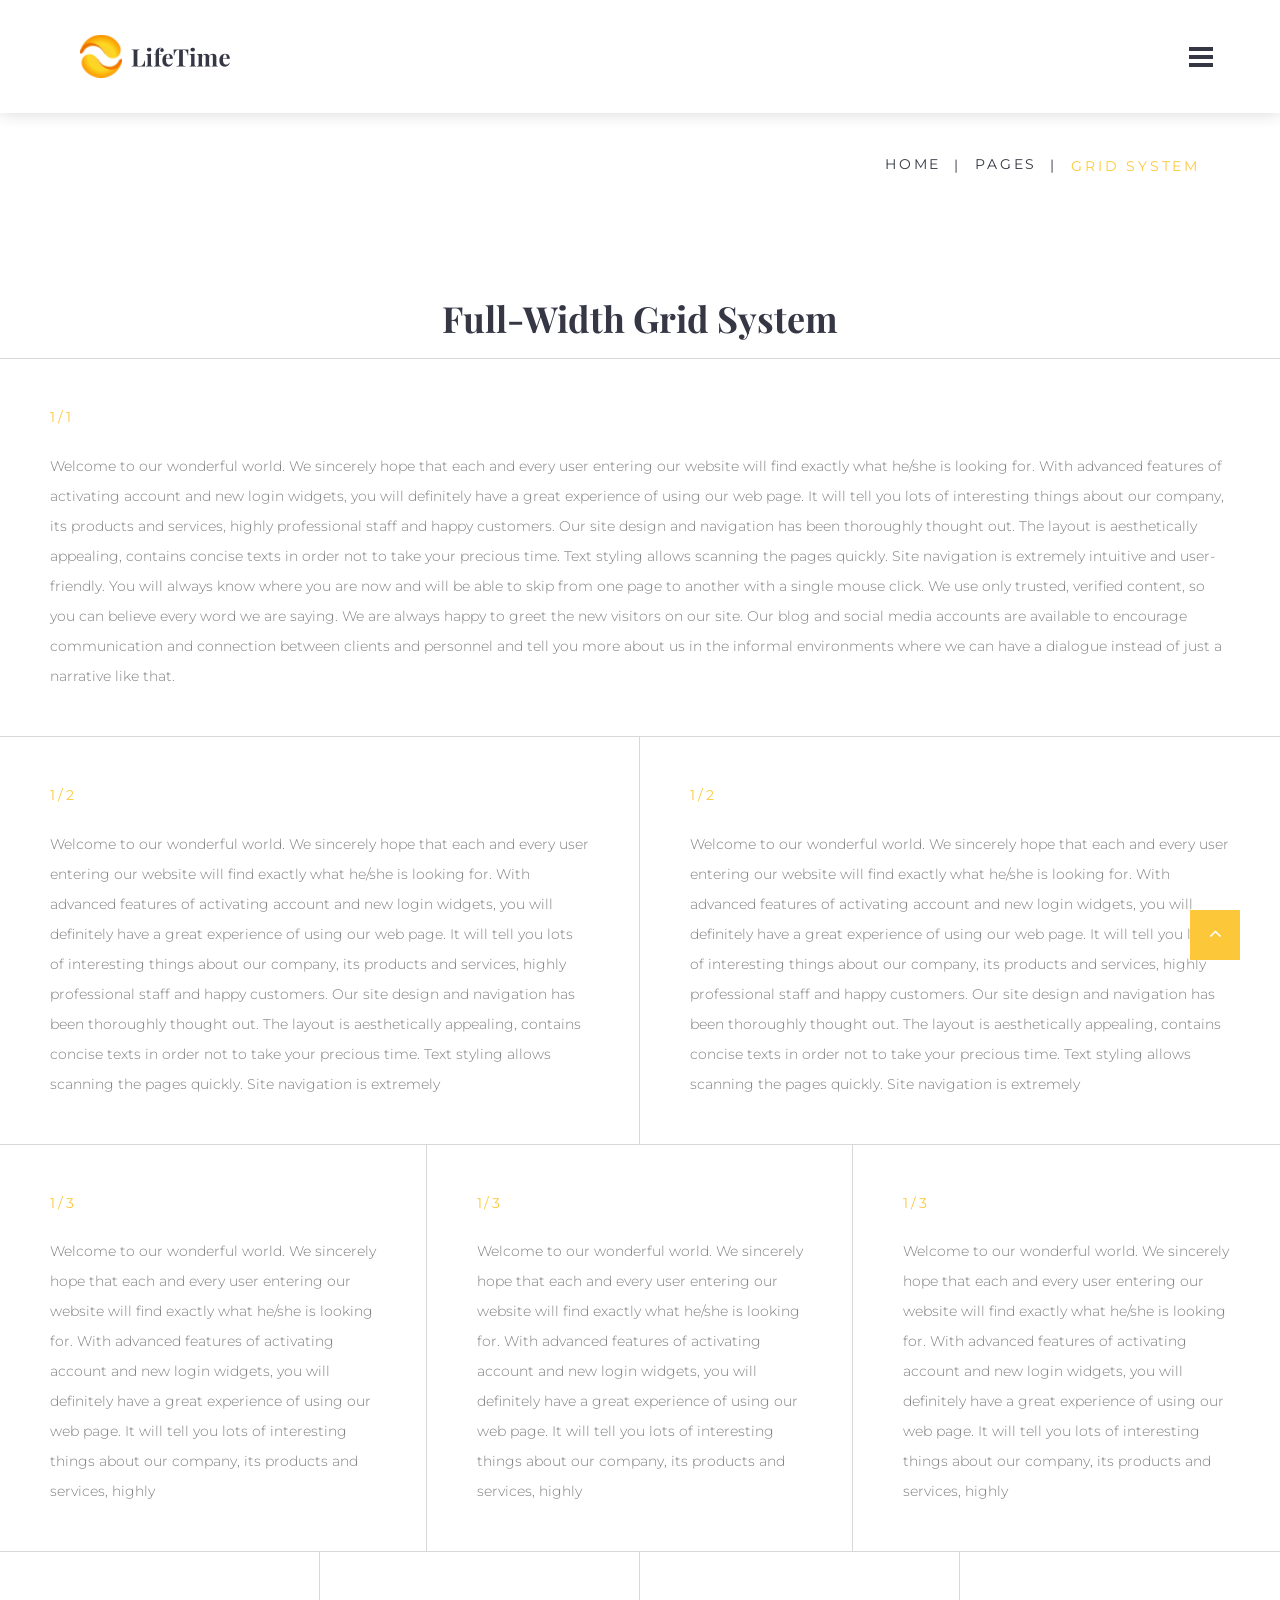
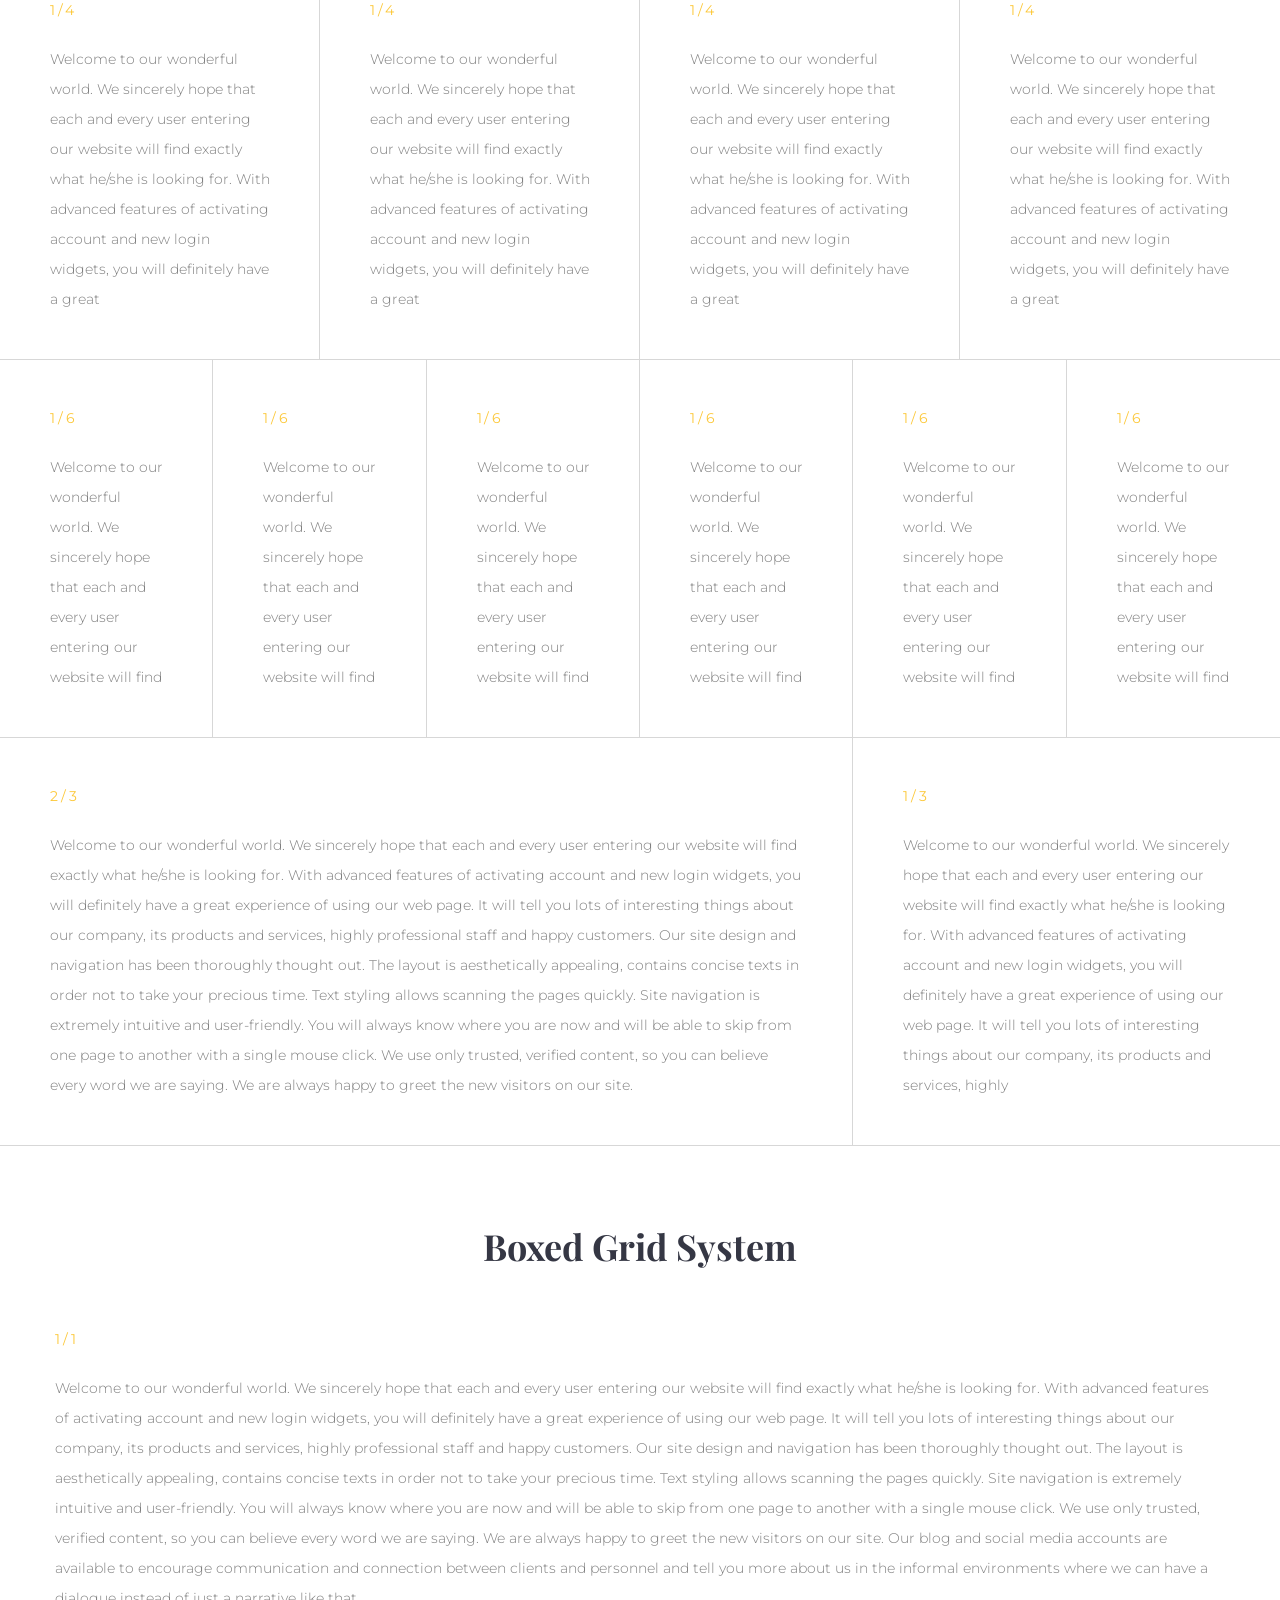
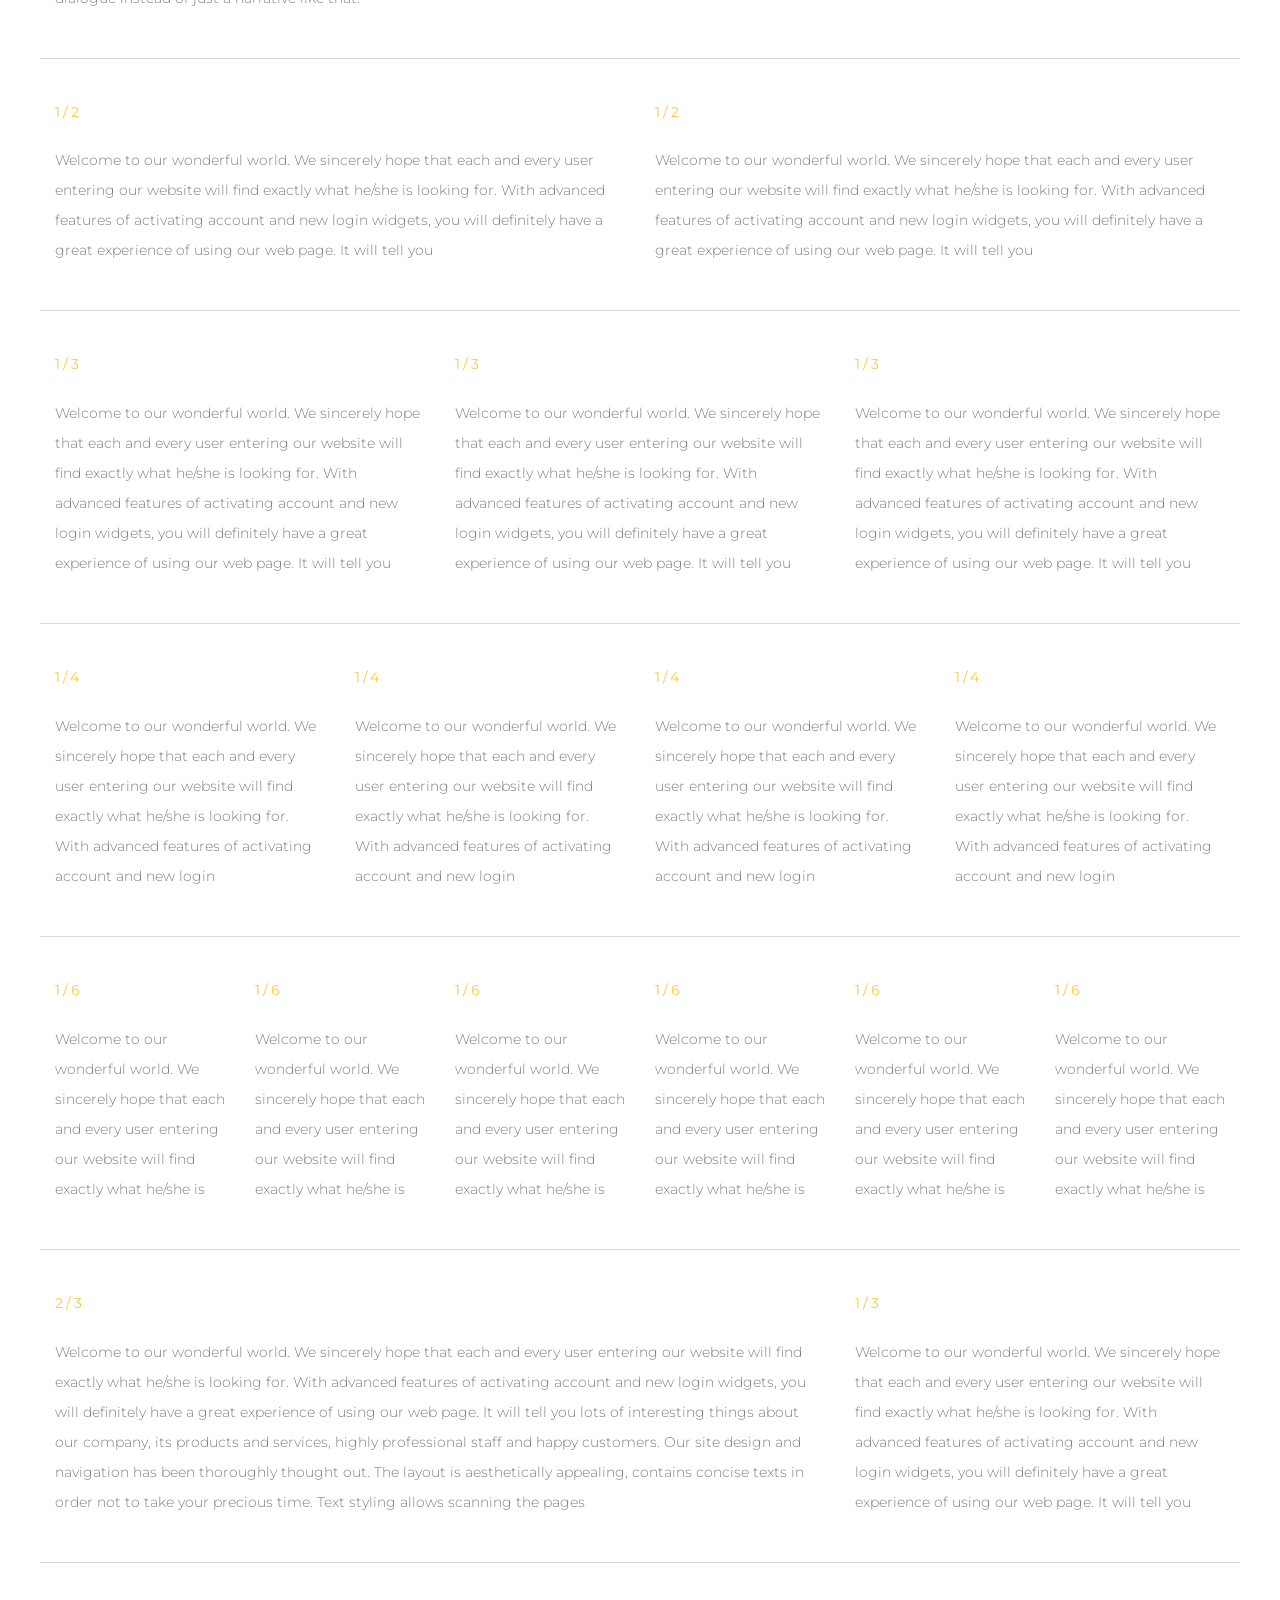
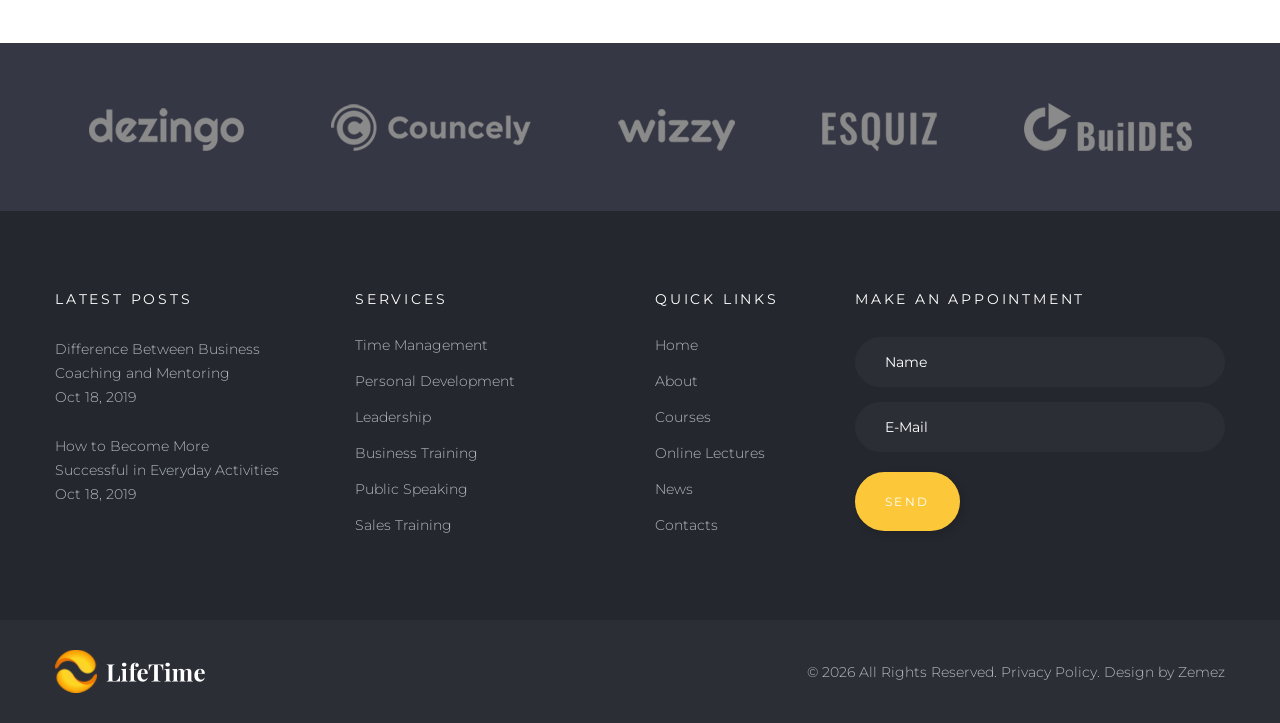
<file: site/grid-system.html>
<!DOCTYPE html>
<html class="wide wow-animation" lang="en">
  <head>
    <title>Grid System</title>
    <meta charset="utf-8">
    <meta name="viewport" content="width=device-width, height=device-height, initial-scale=1.0">
    <meta http-equiv="X-UA-Compatible" content="IE=edge">
    <link rel="icon" href="images/favicon.ico" type="image/x-icon">
    <link rel="stylesheet" type="text/css" href="//fonts.googleapis.com/css?family=Montserrat:300,400,500%7CPlayfair+Display:700">
    <link rel="stylesheet" href="css/bootstrap.css">
    <link rel="stylesheet" href="css/fonts.css">
    <link rel="stylesheet" href="css/style.css">
    <style>.ie-panel{display: none;background: #212121;padding: 10px 0;box-shadow: 3px 3px 5px 0 rgba(0,0,0,.3);clear: both;text-align:center;position: relative;z-index: 1;} html.ie-10 .ie-panel, html.lt-ie-10 .ie-panel {display: block;}</style>
  </head>
  <body>
    <div class="ie-panel"><a href="http://windows.microsoft.com/en-US/internet-explorer/"><img src="images/ie8-panel/warning_bar_0000_us.jpg" height="42" width="820" alt="You are using an outdated browser. For a faster, safer browsing experience, upgrade for free today."></a></div>
    <div class="preloader">
      <div class="preloader-body">
        <div class="cssload-container">
          <div class="cssload-speeding-wheel"></div>
        </div>
        <p>Loading...</p>
      </div>
    </div>
    <div class="page">
      <header class="section page-header">
        <!--RD Navbar-->
        <div class="rd-navbar-wrap">
          <nav class="rd-navbar rd-navbar-classic" data-layout="rd-navbar-fixed" data-sm-layout="rd-navbar-fixed" data-md-layout="rd-navbar-fixed" data-md-device-layout="rd-navbar-fixed" data-lg-layout="rd-navbar-fixed" data-lg-device-layout="rd-navbar-fixed" data-xl-layout="rd-navbar-sidebar" data-xl-device-layout="rd-navbar-sidebar" data-xxl-layout="rd-navbar-sidebar" data-xxl-device-layout="rd-navbar-sidebar" data-lg-stick-up-offset="46px" data-xl-stick-up-offset="1x" data-xxl-stick-up-offset="1px" data-lg-stick-up="true" data-xl-stick-up="true" data-xxl-stick-up="true">
            <div class="rd-navbar-main-outer">
              <div class="rd-navbar-main">
                <!--RD Navbar Panel-->
                <div class="rd-navbar-panel">
                  <!--RD Navbar Toggle-->
                  <button class="rd-navbar-toggle" data-rd-navbar-toggle=".rd-navbar-nav-wrap"><span></span></button>
                  <!--RD Navbar Brand-->
                  <div class="rd-navbar-brand">
                    <!--Brand--><a class="brand" href="index.html"><img class="brand-logo-dark" src="images/logo-default-300x86.png" alt="" width="150" height="43"/><img class="brand-logo-light" src="images/logo-inverse-300x86.png" alt="" width="150" height="43"/></a>
                  </div>
                </div>
                <div class="rd-navbar-main-element">
                  <div class="rd-navbar-nav-wrap">
                    <ul class="rd-navbar-nav">
                      <li class="rd-nav-item"><a class="rd-nav-link" href="index.html">Home</a>
                      </li>
                      <li class="rd-nav-item"><a class="rd-nav-link" href="about.html">About</a>
                      </li>
                      <li class="rd-nav-item"><a class="rd-nav-link" href="online-lectures.html">Online Lectures</a>
                      </li>
                      <li class="rd-nav-item"><a class="rd-nav-link" href="courses.html">Courses</a>
                      </li>
                      <li class="rd-nav-item"><a class="rd-nav-link" href="news.html">News</a>
                        <ul class="rd-menu rd-navbar-dropdown">
                          <li class="rd-dropdown-item"><a class="rd-dropdown-link" href="single-post.html">Single Post</a>
                          </li>
                        </ul>
                      </li>
                      <li class="rd-nav-item active"><a class="rd-nav-link" href="#">Pages</a>
                        <ul class="rd-menu rd-navbar-dropdown">
                          <li class="rd-dropdown-item"><a class="rd-dropdown-link" href="typography.html">Typography</a>
                          </li>
                          <li class="rd-dropdown-item"><a class="rd-dropdown-link" href="buttons.html">Buttons</a>
                          </li>
                          <li class="rd-dropdown-item"><a class="rd-dropdown-link" href="forms.html">Forms</a>
                          </li>
                          <li class="rd-dropdown-item"><a class="rd-dropdown-link" href="tabs-and-accordions.html">Tabs and accordions</a>
                          </li>
                          <li class="rd-dropdown-item"><a class="rd-dropdown-link" href="progress-bars.html">Progress bars</a>
                          </li>
                          <li class="rd-dropdown-item"><a class="rd-dropdown-link" href="tables.html">Tables</a>
                          </li>
                          <li class="rd-dropdown-item active"><a class="rd-dropdown-link" href="grid-system.html">Grid system</a>
                          </li>
                          <li class="rd-dropdown-item"><a class="rd-dropdown-link" href="privacy-policy.html">Privacy policy</a>
                          </li>
                          <li class="rd-dropdown-item"><a class="rd-dropdown-link" href="under-construction.html">Under Construction</a>
                          </li>
                        </ul>
                      </li>
                      <li class="rd-nav-item"><a class="rd-nav-link" href="contacts.html">Contacts</a>
                      </li>
                    </ul>
                  </div>
                </div>
              </div>
            </div>
          </nav>
        </div>
      </header>
      <!-- Breadcrumbs-->
      <section class="breadcrumbs-custom bg-transparent">
        <div class="container">
          <ul class="breadcrumbs-custom-path">
            <li><a href="index.html">Home</a></li>
            <li><a href="#">Pages</a></li>
            <li class="active">Grid system</li>
          </ul>
        </div>
      </section>
      <!--Full-Width Grid System-->
      <section class="section section-md bg-default">
        <div class="container-fluid grid-demo grid-demo-bordered">
          <h3 class="text-center">Full-Width Grid System</h3>
          <div class="row">
            <div class="col-12">
              <h6>1/1</h6>
              <p>Welcome to our wonderful world. We sincerely hope that each and every user entering our website will find exactly what he/she is looking for. With advanced features of activating account and new login widgets, you will definitely have a great experience of using our web page. It will tell you lots of interesting things about our company, its products and services, highly professional staff and happy customers. Our site design and navigation has been thoroughly thought out. The layout is aesthetically appealing, contains concise texts in order not to take your precious time. Text styling allows scanning the pages quickly. Site navigation is extremely intuitive and user-friendly. You will always know where you are now and will be able to skip from one page to another with a single mouse click. We use only trusted, verified content, so you can believe every word we are saying. We are always happy to greet the new visitors on our site. Our blog and social media accounts are available to encourage communication and connection between clients and personnel and tell you more about us in the informal environments where we can have a dialogue instead of just a narrative like that.</p>
            </div>
          </div>
          <div class="row">
            <div class="col-6">
              <h6>1/2</h6>
              <p>Welcome to our wonderful world. We sincerely hope that each and every user entering our website will find exactly what he/she is looking for. With advanced features of activating account and new login widgets, you will definitely have a great experience of using our web page. It will tell you lots of interesting things about our company, its products and services, highly professional staff and happy customers. Our site design and navigation has been thoroughly thought out. The layout is aesthetically appealing, contains concise texts in order not to take your precious time. Text styling allows scanning the pages quickly. Site navigation is extremely</p>
            </div>
            <div class="col-6">
              <h6>1/2</h6>
              <p>Welcome to our wonderful world. We sincerely hope that each and every user entering our website will find exactly what he/she is looking for. With advanced features of activating account and new login widgets, you will definitely have a great experience of using our web page. It will tell you lots of interesting things about our company, its products and services, highly professional staff and happy customers. Our site design and navigation has been thoroughly thought out. The layout is aesthetically appealing, contains concise texts in order not to take your precious time. Text styling allows scanning the pages quickly. Site navigation is extremely</p>
            </div>
          </div>
          <div class="row">
            <div class="col-4">
              <h6>1/3</h6>
              <p>Welcome to our wonderful world. We sincerely hope that each and every user entering our website will find exactly what he/she is looking for. With advanced features of activating account and new login widgets, you will definitely have a great experience of using our web page. It will tell you lots of interesting things about our company, its products and services, highly</p>
            </div>
            <div class="col-4">
              <h6>1/3</h6>
              <p>Welcome to our wonderful world. We sincerely hope that each and every user entering our website will find exactly what he/she is looking for. With advanced features of activating account and new login widgets, you will definitely have a great experience of using our web page. It will tell you lots of interesting things about our company, its products and services, highly</p>
            </div>
            <div class="col-4">
              <h6>1/3</h6>
              <p>Welcome to our wonderful world. We sincerely hope that each and every user entering our website will find exactly what he/she is looking for. With advanced features of activating account and new login widgets, you will definitely have a great experience of using our web page. It will tell you lots of interesting things about our company, its products and services, highly</p>
            </div>
          </div>
          <div class="row">
            <div class="col-3">
              <h6>1/4</h6>
              <p>Welcome to our wonderful world. We sincerely hope that each and every user entering our website will find exactly what he/she is looking for. With advanced features of activating account and new login widgets, you will definitely have a great</p>
            </div>
            <div class="col-3">
              <h6>1/4</h6>
              <p>Welcome to our wonderful world. We sincerely hope that each and every user entering our website will find exactly what he/she is looking for. With advanced features of activating account and new login widgets, you will definitely have a great</p>
            </div>
            <div class="col-3">
              <h6>1/4</h6>
              <p>Welcome to our wonderful world. We sincerely hope that each and every user entering our website will find exactly what he/she is looking for. With advanced features of activating account and new login widgets, you will definitely have a great</p>
            </div>
            <div class="col-3">
              <h6>1/4</h6>
              <p>Welcome to our wonderful world. We sincerely hope that each and every user entering our website will find exactly what he/she is looking for. With advanced features of activating account and new login widgets, you will definitely have a great</p>
            </div>
          </div>
          <div class="row">
            <div class="col-2">
              <h6>1/6</h6>
              <p>Welcome to our wonderful world. We sincerely hope that each and every user entering our website will find</p>
            </div>
            <div class="col-2">
              <h6>1/6</h6>
              <p>Welcome to our wonderful world. We sincerely hope that each and every user entering our website will find</p>
            </div>
            <div class="col-2">
              <h6>1/6</h6>
              <p>Welcome to our wonderful world. We sincerely hope that each and every user entering our website will find</p>
            </div>
            <div class="col-2">
              <h6>1/6</h6>
              <p>Welcome to our wonderful world. We sincerely hope that each and every user entering our website will find</p>
            </div>
            <div class="col-2">
              <h6>1/6</h6>
              <p>Welcome to our wonderful world. We sincerely hope that each and every user entering our website will find</p>
            </div>
            <div class="col-2">
              <h6>1/6</h6>
              <p>Welcome to our wonderful world. We sincerely hope that each and every user entering our website will find</p>
            </div>
          </div>
          <div class="row">
            <div class="col-8">
              <h6>2/3</h6>
              <p>Welcome to our wonderful world. We sincerely hope that each and every user entering our website will find exactly what he/she is looking for. With advanced features of activating account and new login widgets, you will definitely have a great experience of using our web page. It will tell you lots of interesting things about our company, its products and services, highly professional staff and happy customers. Our site design and navigation has been thoroughly thought out. The layout is aesthetically appealing, contains concise texts in order not to take your precious time. Text styling allows scanning the pages quickly. Site navigation is extremely intuitive and user-friendly. You will always know where you are now and will be able to skip from one page to another with a single mouse click. We use only trusted, verified content, so you can believe every word we are saying. We are always happy to greet the new visitors on our site.</p>
            </div>
            <div class="col-4">
              <h6>1/3</h6>
              <p>Welcome to our wonderful world. We sincerely hope that each and every user entering our website will find exactly what he/she is looking for. With advanced features of activating account and new login widgets, you will definitely have a great experience of using our web page. It will tell you lots of interesting things about our company, its products and services, highly</p>
            </div>
          </div>
        </div>
      </section>
      <!--Boxed Grid System-->
      <section class="section section-md bg-default">
        <div class="container grid-demo grid-demo-underlined">
          <h3 class="text-center">Boxed Grid System</h3>
          <div class="row">
            <div class="col-12">
              <h6>1/1</h6>
              <p>Welcome to our wonderful world. We sincerely hope that each and every user entering our website will find exactly what he/she is looking for. With advanced features of activating account and new login widgets, you will definitely have a great experience of using our web page. It will tell you lots of interesting things about our company, its products and services, highly professional staff and happy customers. Our site design and navigation has been thoroughly thought out. The layout is aesthetically appealing, contains concise texts in order not to take your precious time. Text styling allows scanning the pages quickly. Site navigation is extremely intuitive and user-friendly. You will always know where you are now and will be able to skip from one page to another with a single mouse click. We use only trusted, verified content, so you can believe every word we are saying. We are always happy to greet the new visitors on our site. Our blog and social media accounts are available to encourage communication and connection between clients and personnel and tell you more about us in the informal environments where we can have a dialogue instead of just a narrative like that.</p>
            </div>
          </div>
          <div class="row">
            <div class="col-6">
              <h6>1/2</h6>
              <p>Welcome to our wonderful world. We sincerely hope that each and every user entering our website will find exactly what he/she is looking for. With advanced features of activating account and new login widgets, you will definitely have a great experience of using our web page. It will tell you</p>
            </div>
            <div class="col-6">
              <h6>1/2</h6>
              <p>Welcome to our wonderful world. We sincerely hope that each and every user entering our website will find exactly what he/she is looking for. With advanced features of activating account and new login widgets, you will definitely have a great experience of using our web page. It will tell you</p>
            </div>
          </div>
          <div class="row">
            <div class="col-4">
              <h6>1/3</h6>
              <p>Welcome to our wonderful world. We sincerely hope that each and every user entering our website will find exactly what he/she is looking for. With advanced features of activating account and new login widgets, you will definitely have a great experience of using our web page. It will tell you</p>
            </div>
            <div class="col-4">
              <h6>1/3</h6>
              <p>Welcome to our wonderful world. We sincerely hope that each and every user entering our website will find exactly what he/she is looking for. With advanced features of activating account and new login widgets, you will definitely have a great experience of using our web page. It will tell you</p>
            </div>
            <div class="col-4">
              <h6>1/3</h6>
              <p>Welcome to our wonderful world. We sincerely hope that each and every user entering our website will find exactly what he/she is looking for. With advanced features of activating account and new login widgets, you will definitely have a great experience of using our web page. It will tell you</p>
            </div>
          </div>
          <div class="row">
            <div class="col-3">
              <h6>1/4</h6>
              <p>Welcome to our wonderful world. We sincerely hope that each and every user entering our website will find exactly what he/she is looking for. With advanced features of activating account and new login</p>
            </div>
            <div class="col-3">
              <h6>1/4</h6>
              <p>Welcome to our wonderful world. We sincerely hope that each and every user entering our website will find exactly what he/she is looking for. With advanced features of activating account and new login</p>
            </div>
            <div class="col-3">
              <h6>1/4</h6>
              <p>Welcome to our wonderful world. We sincerely hope that each and every user entering our website will find exactly what he/she is looking for. With advanced features of activating account and new login</p>
            </div>
            <div class="col-3">
              <h6>1/4</h6>
              <p>Welcome to our wonderful world. We sincerely hope that each and every user entering our website will find exactly what he/she is looking for. With advanced features of activating account and new login</p>
            </div>
          </div>
          <div class="row">
            <div class="col-2">
              <h6>1/6</h6>
              <p>Welcome to our wonderful world. We sincerely hope that each and every user entering our website will find exactly what he/she is</p>
            </div>
            <div class="col-2">
              <h6>1/6</h6>
              <p>Welcome to our wonderful world. We sincerely hope that each and every user entering our website will find exactly what he/she is</p>
            </div>
            <div class="col-2">
              <h6>1/6</h6>
              <p>Welcome to our wonderful world. We sincerely hope that each and every user entering our website will find exactly what he/she is</p>
            </div>
            <div class="col-2">
              <h6>1/6</h6>
              <p>Welcome to our wonderful world. We sincerely hope that each and every user entering our website will find exactly what he/she is</p>
            </div>
            <div class="col-2">
              <h6>1/6</h6>
              <p>Welcome to our wonderful world. We sincerely hope that each and every user entering our website will find exactly what he/she is</p>
            </div>
            <div class="col-2">
              <h6>1/6</h6>
              <p>Welcome to our wonderful world. We sincerely hope that each and every user entering our website will find exactly what he/she is</p>
            </div>
          </div>
          <div class="row">
            <div class="col-8">
              <h6>2/3</h6>
              <p>Welcome to our wonderful world. We sincerely hope that each and every user entering our website will find exactly what he/she is looking for. With advanced features of activating account and new login widgets, you will definitely have a great experience of using our web page. It will tell you lots of interesting things about our company, its products and services, highly professional staff and happy customers. Our site design and navigation has been thoroughly thought out. The layout is aesthetically appealing, contains concise texts in order not to take your precious time. Text styling allows scanning the pages</p>
            </div>
            <div class="col-4">
              <h6>1/3</h6>
              <p>Welcome to our wonderful world. We sincerely hope that each and every user entering our website will find exactly what he/she is looking for. With advanced features of activating account and new login widgets, you will definitely have a great experience of using our web page. It will tell you</p>
            </div>
          </div>
        </div>
      </section>
      <!-- Brands-->
      <section class="section section-sm bg-gray-700 text-center section-relative">
        <div class="container">
          <div class="group-flex"><a class="image-link" href="#"><img src="images/brand-01-155x43.png" alt="" width="155" height="43"/></a><a class="image-link" href="#"><img src="images/brand-02-200x47.png" alt="" width="200" height="47"/></a><a class="image-link" href="#"><img src="images/brand-03-117x42.png" alt="" width="117" height="42"/></a><a class="image-link" href="#"><img src="images/brand-04-115x39.png" alt="" width="115" height="39"/></a><a class="image-link" href="#"><img src="images/brand-05-168x48.png" alt="" width="168" height="48"/></a></div>
        </div>
      </section>
      <div class="section section-md bg-gray-800 footer-classic-pre section-relative">
        <div class="container">
          <div class="row row-30">
            <div class="col-sm-6 col-md-4 col-lg-3">
              <h6>latest posts</h6>
              <ul class="list list-lg">
                <li>
                  <article class="post-latest">
                    <div class="post-latest-title"><a href="single-post.html">Difference Between Business Coaching and Mentoring</a></div>
                    <div class="post-latest-time"><a href="single-post.html">Oct 18, 2019</a></div>
                  </article>
                </li>
                <li>
                  <article class="post-latest">
                    <div class="post-latest-title"><a href="single-post.html">How to Become More Successful in Everyday Activities</a></div>
                    <div class="post-latest-time"><a href="single-post.html">Oct 18, 2019</a></div>
                  </article>
                </li>
              </ul>
            </div>
            <div class="col-sm-6 col-md-4 col-lg-3">
              <h6>Services</h6>
              <ul class="list list-xs">
                <li><a href="#">Time Management</a></li>
                <li><a href="#">Personal Development</a></li>
                <li><a href="#">Leadership</a></li>
                <li><a href="#">Business Training</a></li>
                <li><a href="#">Public Speaking</a></li>
                <li><a href="#">Sales Training</a></li>
              </ul>
            </div>
            <div class="col-sm-4 col-lg-2">
              <h6>Quick Links</h6>
              <ul class="list list-xs">
                <li><a href="index.html">Home</a></li>
                <li><a href="about.html">About</a></li>
                <li><a href="courses.html">Courses</a></li>
                <li><a href="online-lectures.html">Online Lectures</a></li>
                <li><a href="events.html">News</a></li>
                <li><a href="contacts.html">Contacts</a></li>
              </ul>
            </div>
            <div class="col-sm-8 col-md-12 col-lg-4">
              <h6>Make an Appointment</h6>
              <form class="rd-mailform text-left" data-form-output="form-output-global" data-form-type="contact" method="post" action="bat/rd-mailform.php">
                <div class="form-wrap">
                  <label class="form-label" for="footer-name">Name</label>
                  <input class="form-input" id="footer-name" type="text" name="name" data-constraints="@Required">
                </div>
                <div class="form-wrap">
                  <label class="form-label" for="footer-email">E-Mail</label>
                  <input class="form-input" id="footer-email" type="email" name="email" data-constraints="@Required @Email">
                </div>
                <div class="form-button group-sm text-center text-sm-left">
                  <button class="button button-primary button-circle button-shadow" type="submit">Send</button>
                </div>
              </form>
            </div>
          </div>
        </div>
      </div>
      <footer class="footer-classic section bg-gray-900 text-center section-relative">
        <div class="container">
          <div class="row row-15 align-items-center">
            <div class="col-md-4 text-md-left">
              <div class="brand"><a href="index.html"><img src="images/logo-inverse-300x86.png" alt="" width="150" height="43"/></a></div>
            </div>
            <div class="col-md-8 text-md-right">
              <p class="rights"><span>©</span> <span class="copyright-year"></span><span>&nbsp;</span><span>All Rights Reserved</span><span>.&nbsp;</span><a href="privacy-policy.html">Privacy Policy</a>. Design&nbsp;by&nbsp;<a href="https://zemez.io/">Zemez</a>
              </p>
            </div>
          </div>
        </div>
      </footer>
    </div>
    <div class="snackbars" id="form-output-global"></div>
    <script src="js/core.min.js"></script>
    <script src="js/script.js"></script>
  </body>
</html>
</file>
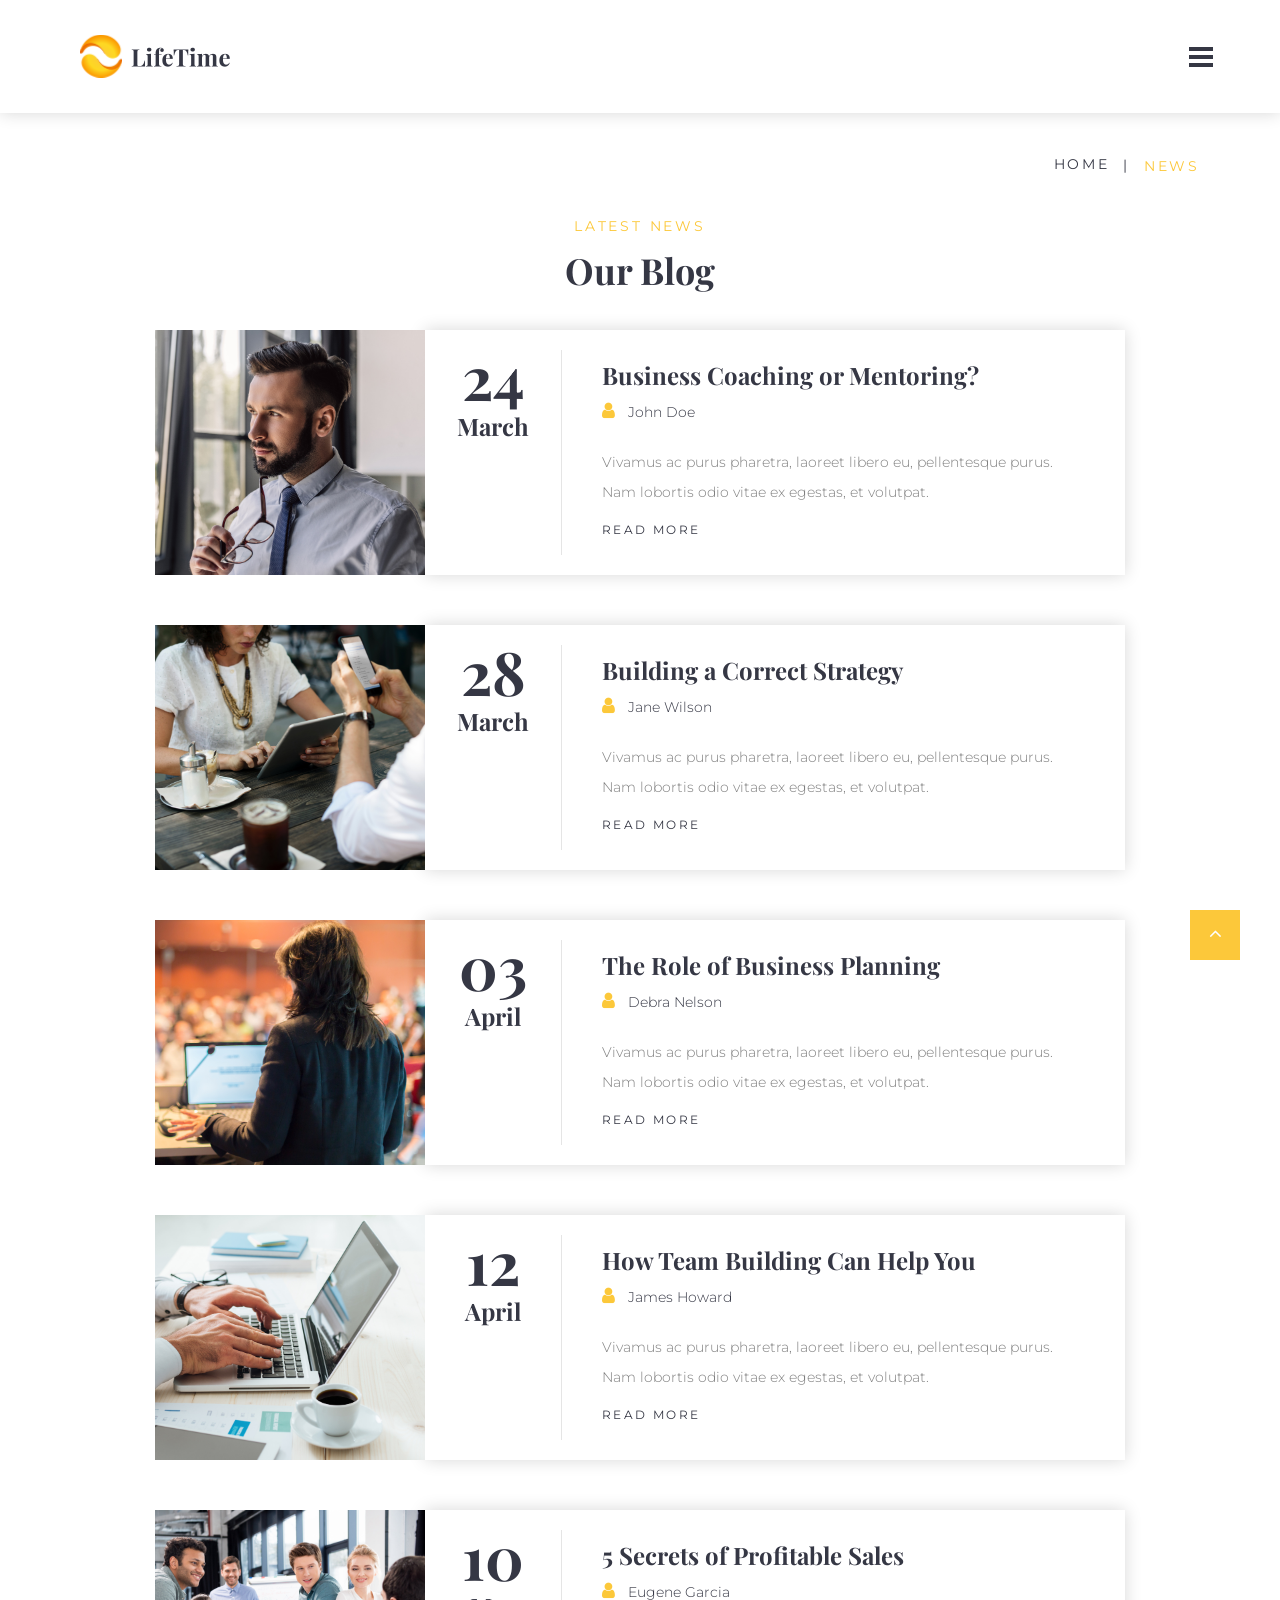
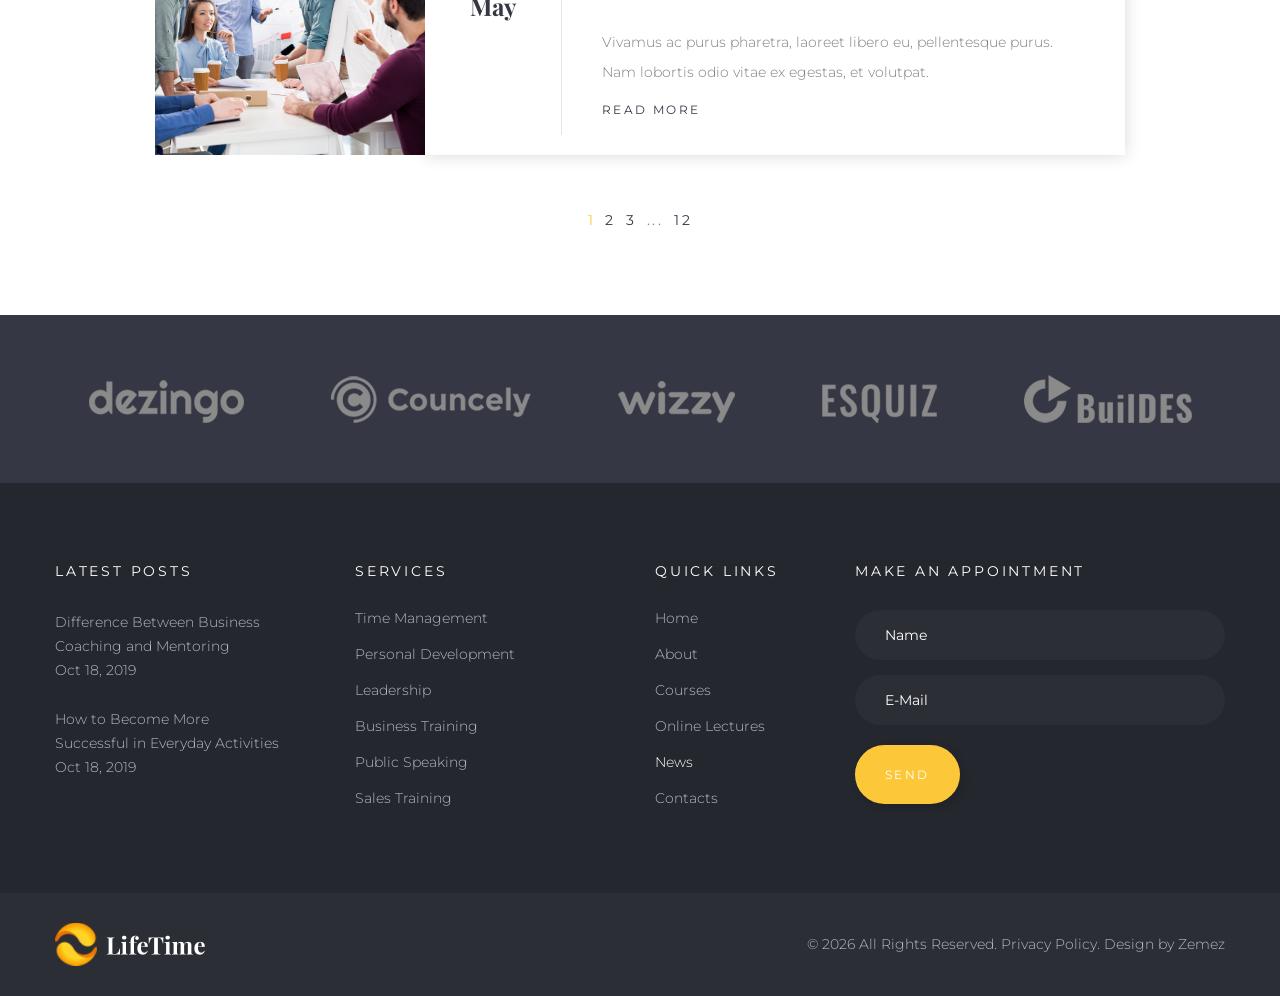
<file: site/news.html>
<!DOCTYPE html>
<html class="wide wow-animation" lang="en">
  <head>
    <title>News</title>
    <meta charset="utf-8">
    <meta name="viewport" content="width=device-width, height=device-height, initial-scale=1.0">
    <meta http-equiv="X-UA-Compatible" content="IE=edge">
    <link rel="icon" href="images/favicon.ico" type="image/x-icon">
    <link rel="stylesheet" type="text/css" href="//fonts.googleapis.com/css?family=Montserrat:300,400,500%7CPlayfair+Display:700">
    <link rel="stylesheet" href="css/bootstrap.css">
    <link rel="stylesheet" href="css/fonts.css">
    <link rel="stylesheet" href="css/style.css">
    <style>.ie-panel{display: none;background: #212121;padding: 10px 0;box-shadow: 3px 3px 5px 0 rgba(0,0,0,.3);clear: both;text-align:center;position: relative;z-index: 1;} html.ie-10 .ie-panel, html.lt-ie-10 .ie-panel {display: block;}</style>
  </head>
  <body>
    <div class="ie-panel"><a href="http://windows.microsoft.com/en-US/internet-explorer/"><img src="images/ie8-panel/warning_bar_0000_us.jpg" height="42" width="820" alt="You are using an outdated browser. For a faster, safer browsing experience, upgrade for free today."></a></div>
    <div class="preloader">
      <div class="preloader-body">
        <div class="cssload-container">
          <div class="cssload-speeding-wheel"></div>
        </div>
        <p>Loading...</p>
      </div>
    </div>
    <div class="page">
      <header class="section page-header">
        <!--RD Navbar-->
        <div class="rd-navbar-wrap">
          <nav class="rd-navbar rd-navbar-classic" data-layout="rd-navbar-fixed" data-sm-layout="rd-navbar-fixed" data-md-layout="rd-navbar-fixed" data-md-device-layout="rd-navbar-fixed" data-lg-layout="rd-navbar-fixed" data-lg-device-layout="rd-navbar-fixed" data-xl-layout="rd-navbar-sidebar" data-xl-device-layout="rd-navbar-sidebar" data-xxl-layout="rd-navbar-sidebar" data-xxl-device-layout="rd-navbar-sidebar" data-lg-stick-up-offset="46px" data-xl-stick-up-offset="1x" data-xxl-stick-up-offset="1px" data-lg-stick-up="true" data-xl-stick-up="true" data-xxl-stick-up="true">
            <div class="rd-navbar-main-outer">
              <div class="rd-navbar-main">
                <!--RD Navbar Panel-->
                <div class="rd-navbar-panel">
                  <!--RD Navbar Toggle-->
                  <button class="rd-navbar-toggle" data-rd-navbar-toggle=".rd-navbar-nav-wrap"><span></span></button>
                  <!--RD Navbar Brand-->
                  <div class="rd-navbar-brand">
                    <!--Brand--><a class="brand" href="index.html"><img class="brand-logo-dark" src="images/logo-default-300x86.png" alt="" width="150" height="43"/><img class="brand-logo-light" src="images/logo-inverse-300x86.png" alt="" width="150" height="43"/></a>
                  </div>
                </div>
                <div class="rd-navbar-main-element">
                  <div class="rd-navbar-nav-wrap">
                    <ul class="rd-navbar-nav">
                      <li class="rd-nav-item"><a class="rd-nav-link" href="index.html">Home</a>
                      </li>
                      <li class="rd-nav-item"><a class="rd-nav-link" href="about.html">About</a>
                      </li>
                      <li class="rd-nav-item"><a class="rd-nav-link" href="online-lectures.html">Online Lectures</a>
                      </li>
                      <li class="rd-nav-item"><a class="rd-nav-link" href="courses.html">Courses</a>
                      </li>
                      <li class="rd-nav-item active"><a class="rd-nav-link" href="news.html">News</a>
                        <ul class="rd-menu rd-navbar-dropdown">
                          <li class="rd-dropdown-item"><a class="rd-dropdown-link" href="single-post.html">Single Post</a>
                          </li>
                        </ul>
                      </li>
                      <li class="rd-nav-item"><a class="rd-nav-link" href="#">Pages</a>
                        <ul class="rd-menu rd-navbar-dropdown">
                          <li class="rd-dropdown-item"><a class="rd-dropdown-link" href="typography.html">Typography</a>
                          </li>
                          <li class="rd-dropdown-item"><a class="rd-dropdown-link" href="buttons.html">Buttons</a>
                          </li>
                          <li class="rd-dropdown-item"><a class="rd-dropdown-link" href="forms.html">Forms</a>
                          </li>
                          <li class="rd-dropdown-item"><a class="rd-dropdown-link" href="tabs-and-accordions.html">Tabs and accordions</a>
                          </li>
                          <li class="rd-dropdown-item"><a class="rd-dropdown-link" href="progress-bars.html">Progress bars</a>
                          </li>
                          <li class="rd-dropdown-item"><a class="rd-dropdown-link" href="tables.html">Tables</a>
                          </li>
                          <li class="rd-dropdown-item"><a class="rd-dropdown-link" href="grid-system.html">Grid system</a>
                          </li>
                          <li class="rd-dropdown-item"><a class="rd-dropdown-link" href="privacy-policy.html">Privacy policy</a>
                          </li>
                          <li class="rd-dropdown-item"><a class="rd-dropdown-link" href="under-construction.html">Under Construction</a>
                          </li>
                        </ul>
                      </li>
                      <li class="rd-nav-item"><a class="rd-nav-link" href="contacts.html">Contacts</a>
                      </li>
                    </ul>
                  </div>
                </div>
              </div>
            </div>
          </nav>
        </div>
      </header>
      <!-- Breadcrumbs-->
      <section class="breadcrumbs-custom bg-transparent">
        <div class="container">
          <ul class="breadcrumbs-custom-path">
            <li><a href="index.html">Home</a></li>
            <li class="active">News</li>
          </ul>
        </div>
      </section>
      <!-- Featured Lectures-->
      <section class="section section-md section-relative bg-transparent text-center">
        <div class="container">
          <h6>Latest News</h6>
          <h3>Our Blog</h3>
          <article class="event-modern">
            <div class="event-modern-img"><a href="single-post.html"><img src="images/event-01-810x735.jpg" alt="" width="810" height="735"/></a></div>
            <div class="event-modern-body">
              <div class="event-modern-time"><a href="single-post.html">24<span>March</span></a></div>
              <div class="event-modern-content">
                <h4 class="event-modern-title"><a href="single-post.html">Business Coaching or Mentoring?</a></h4>
                <div class="event-modern-location"><span class="icon fa-user icon-primary"></span><a href="single-post.html">John Doe</a></div>
                <p class="event-modern-text">Vivamus ac purus pharetra, laoreet libero eu, pellentesque purus. Nam lobortis odio vitae ex egestas, et volutpat.</p><a class="event-modern-link" href="#">Read More</a>
              </div>
            </div>
          </article>
          <article class="event-modern">
            <div class="event-modern-img"><a href="single-post.html"><img src="images/event-02-810x735.jpg" alt="" width="810" height="735"/></a></div>
            <div class="event-modern-body">
              <div class="event-modern-time"><a href="single-post.html">28<span>March</span></a></div>
              <div class="event-modern-content">
                <h4 class="event-modern-title"><a href="single-post.html">Building a Correct Strategy</a></h4>
                <div class="event-modern-location"><span class="icon fa-user icon-primary"></span><a href="single-post.html">Jane Wilson</a></div>
                <p class="event-modern-text">Vivamus ac purus pharetra, laoreet libero eu, pellentesque purus. Nam lobortis odio vitae ex egestas, et volutpat.</p><a class="event-modern-link" href="#">Read More</a>
              </div>
            </div>
          </article>
          <article class="event-modern">
            <div class="event-modern-img"><a href="single-post.html"><img src="images/event-03-810x735.jpg" alt="" width="810" height="735"/></a></div>
            <div class="event-modern-body">
              <div class="event-modern-time"><a href="single-post.html">03<span>April</span></a></div>
              <div class="event-modern-content">
                <h4 class="event-modern-title"><a href="single-post.html">The Role of Business Planning</a></h4>
                <div class="event-modern-location"><span class="icon fa-user icon-primary"></span><a href="single-post.html">Debra Nelson</a></div>
                <p class="event-modern-text">Vivamus ac purus pharetra, laoreet libero eu, pellentesque purus. Nam lobortis odio vitae ex egestas, et volutpat.</p><a class="event-modern-link" href="#">Read More</a>
              </div>
            </div>
          </article>
          <article class="event-modern">
            <div class="event-modern-img"><a href="single-post.html"><img src="images/event-04-810x735.jpg" alt="" width="810" height="735"/></a></div>
            <div class="event-modern-body">
              <div class="event-modern-time"><a href="single-post.html">12<span>April</span></a></div>
              <div class="event-modern-content">
                <h4 class="event-modern-title"><a href="single-post.html">How Team Building Can Help You</a></h4>
                <div class="event-modern-location"><span class="icon fa-user icon-primary"></span><a href="single-post.html">James Howard</a></div>
                <p class="event-modern-text">Vivamus ac purus pharetra, laoreet libero eu, pellentesque purus. Nam lobortis odio vitae ex egestas, et volutpat.</p><a class="event-modern-link" href="#">Read More</a>
              </div>
            </div>
          </article>
          <article class="event-modern">
            <div class="event-modern-img"><a href="single-post.html"><img src="images/event-05-810x735.jpg" alt="" width="810" height="735"/></a></div>
            <div class="event-modern-body">
              <div class="event-modern-time"><a href="single-post.html">10<span>May</span></a></div>
              <div class="event-modern-content">
                <h4 class="event-modern-title"><a href="single-post.html">5 Secrets of Profitable Sales</a></h4>
                <div class="event-modern-location"><span class="icon fa-user icon-primary"></span><a href="single-post.html">Eugene Garcia</a></div>
                <p class="event-modern-text">Vivamus ac purus pharetra, laoreet libero eu, pellentesque purus. Nam lobortis odio vitae ex egestas, et volutpat.</p><a class="event-modern-link" href="#">Read More</a>
              </div>
            </div>
          </article>
          <ul class="pagination-custom">
            <li><a class="active" href="#">1</a></li>
            <li><a href="#">2</a></li>
            <li><a href="#">3</a></li>
            <li><span>...</span></li>
            <li><a href="#">12</a></li>
          </ul>
        </div>
      </section>
      <!-- Brands-->
      <section class="section section-sm bg-gray-700 text-center section-relative">
        <div class="container">
          <div class="group-flex"><a class="image-link" href="#"><img src="images/brand-01-155x43.png" alt="" width="155" height="43"/></a><a class="image-link" href="#"><img src="images/brand-02-200x47.png" alt="" width="200" height="47"/></a><a class="image-link" href="#"><img src="images/brand-03-117x42.png" alt="" width="117" height="42"/></a><a class="image-link" href="#"><img src="images/brand-04-115x39.png" alt="" width="115" height="39"/></a><a class="image-link" href="#"><img src="images/brand-05-168x48.png" alt="" width="168" height="48"/></a></div>
        </div>
      </section>
      <div class="section section-md bg-gray-800 footer-classic-pre section-relative">
        <div class="container">
          <div class="row row-30">
            <div class="col-sm-6 col-md-4 col-lg-3">
              <h6>latest posts</h6>
              <ul class="list list-lg">
                <li>
                  <article class="post-latest">
                    <div class="post-latest-title"><a href="single-post.html">Difference Between Business Coaching and Mentoring</a></div>
                    <div class="post-latest-time"><a href="single-post.html">Oct 18, 2019</a></div>
                  </article>
                </li>
                <li>
                  <article class="post-latest">
                    <div class="post-latest-title"><a href="single-post.html">How to Become More Successful in Everyday Activities</a></div>
                    <div class="post-latest-time"><a href="single-post.html">Oct 18, 2019</a></div>
                  </article>
                </li>
              </ul>
            </div>
            <div class="col-sm-6 col-md-4 col-lg-3">
              <h6>Services</h6>
              <ul class="list list-xs">
                <li><a href="#">Time Management</a></li>
                <li><a href="#">Personal Development</a></li>
                <li><a href="#">Leadership</a></li>
                <li><a href="#">Business Training</a></li>
                <li><a href="#">Public Speaking</a></li>
                <li><a href="#">Sales Training</a></li>
              </ul>
            </div>
            <div class="col-sm-4 col-lg-2">
              <h6>Quick Links</h6>
              <ul class="list list-xs">
                <li><a href="index.html">Home</a></li>
                <li><a href="about.html">About</a></li>
                <li><a href="courses.html">Courses</a></li>
                <li><a href="online-lectures.html">Online Lectures</a></li>
                <li><a class="active" href="events.html">News</a></li>
                <li><a href="contacts.html">Contacts</a></li>
              </ul>
            </div>
            <div class="col-sm-8 col-md-12 col-lg-4">
              <h6>Make an Appointment</h6>
              <form class="rd-mailform text-left" data-form-output="form-output-global" data-form-type="contact" method="post" action="bat/rd-mailform.php">
                <div class="form-wrap">
                  <label class="form-label" for="footer-name">Name</label>
                  <input class="form-input" id="footer-name" type="text" name="name" data-constraints="@Required">
                </div>
                <div class="form-wrap">
                  <label class="form-label" for="footer-email">E-Mail</label>
                  <input class="form-input" id="footer-email" type="email" name="email" data-constraints="@Required @Email">
                </div>
                <div class="form-button group-sm text-center text-sm-left">
                  <button class="button button-primary button-circle button-shadow" type="submit">Send</button>
                </div>
              </form>
            </div>
          </div>
        </div>
      </div>
      <footer class="footer-classic section bg-gray-900 text-center section-relative">
        <div class="container">
          <div class="row row-15 align-items-center">
            <div class="col-md-4 text-md-left">
              <div class="brand"><a href="index.html"><img src="images/logo-inverse-300x86.png" alt="" width="150" height="43"/></a></div>
            </div>
            <div class="col-md-8 text-md-right">
              <p class="rights"><span>©</span> <span class="copyright-year"></span><span>&nbsp;</span><span>All Rights Reserved</span><span>.&nbsp;</span><a href="privacy-policy.html">Privacy Policy</a>. Design&nbsp;by&nbsp;<a href="https://zemez.io/">Zemez</a>
              </p>
            </div>
          </div>
        </div>
      </footer>
    </div>
    <div class="snackbars" id="form-output-global"></div>
    <script src="js/core.min.js"></script>
    <script src="js/script.js"></script>
  </body>
</html>
</file>
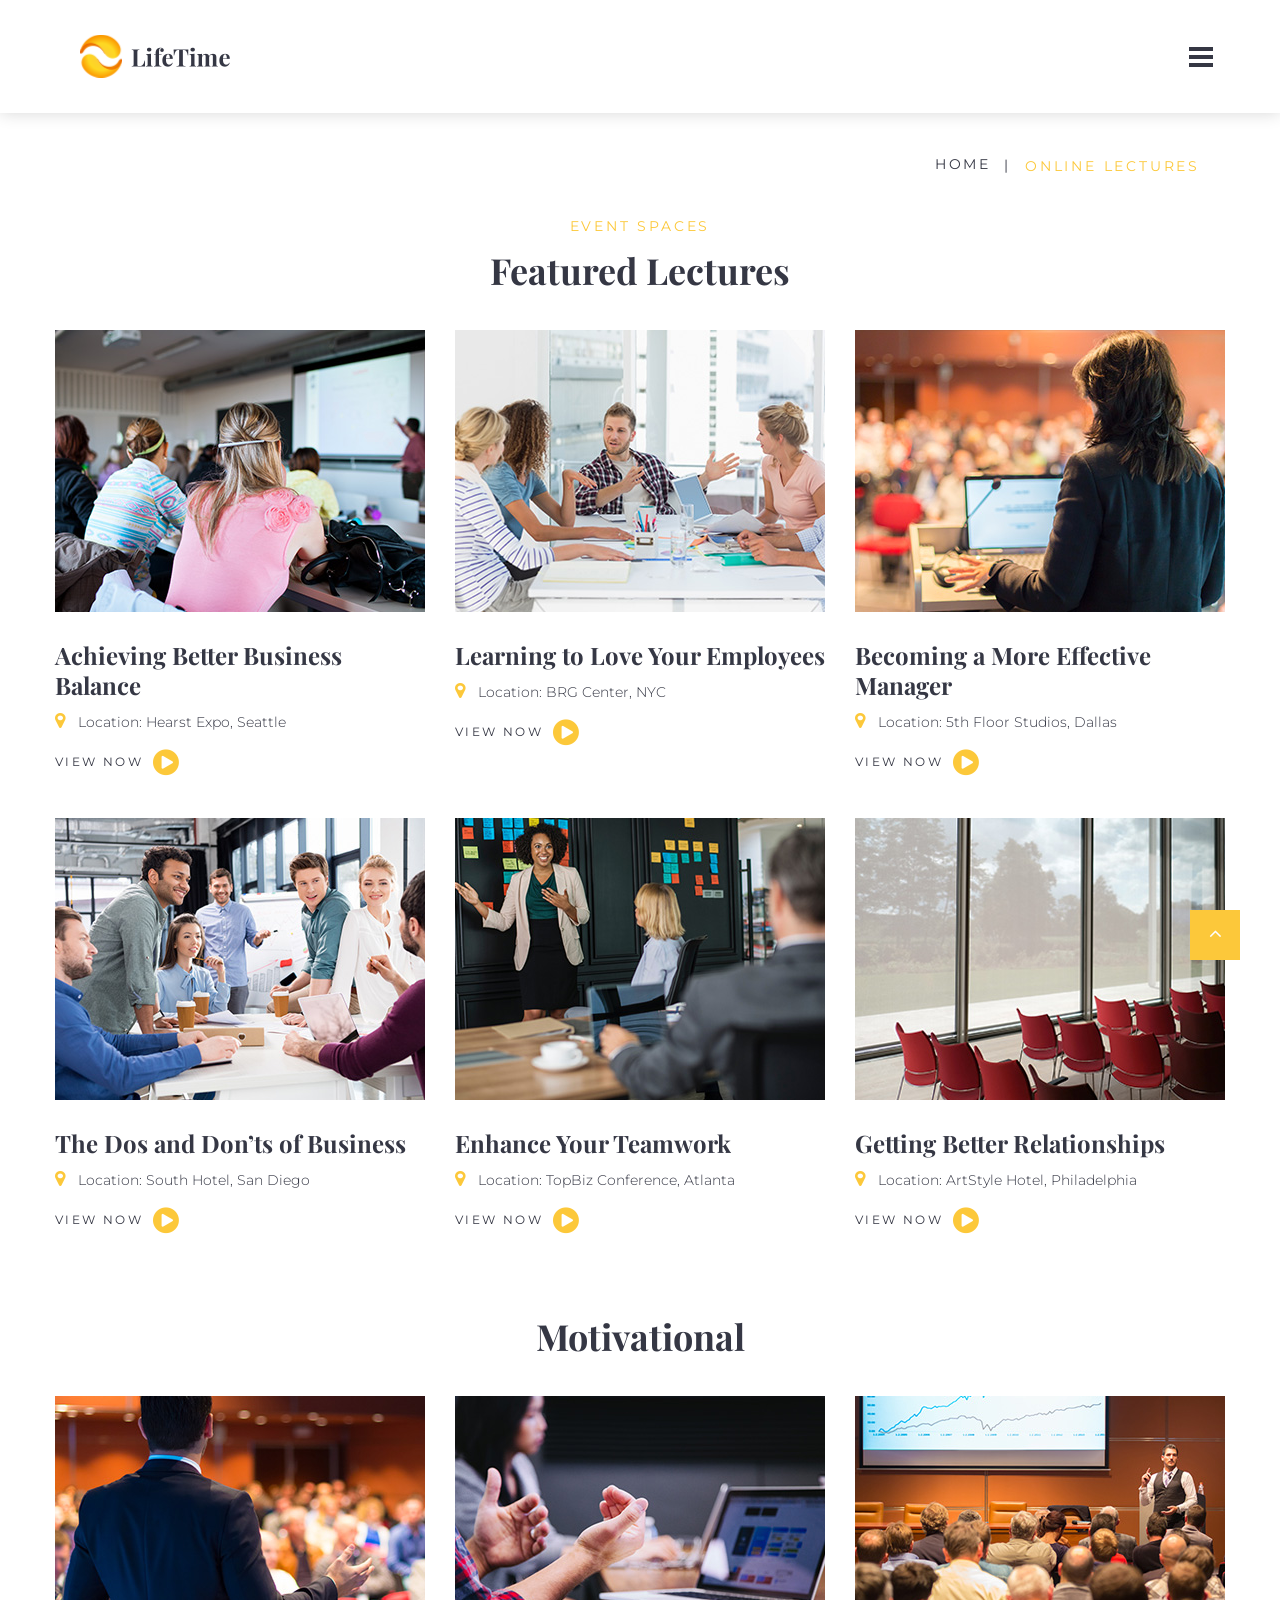
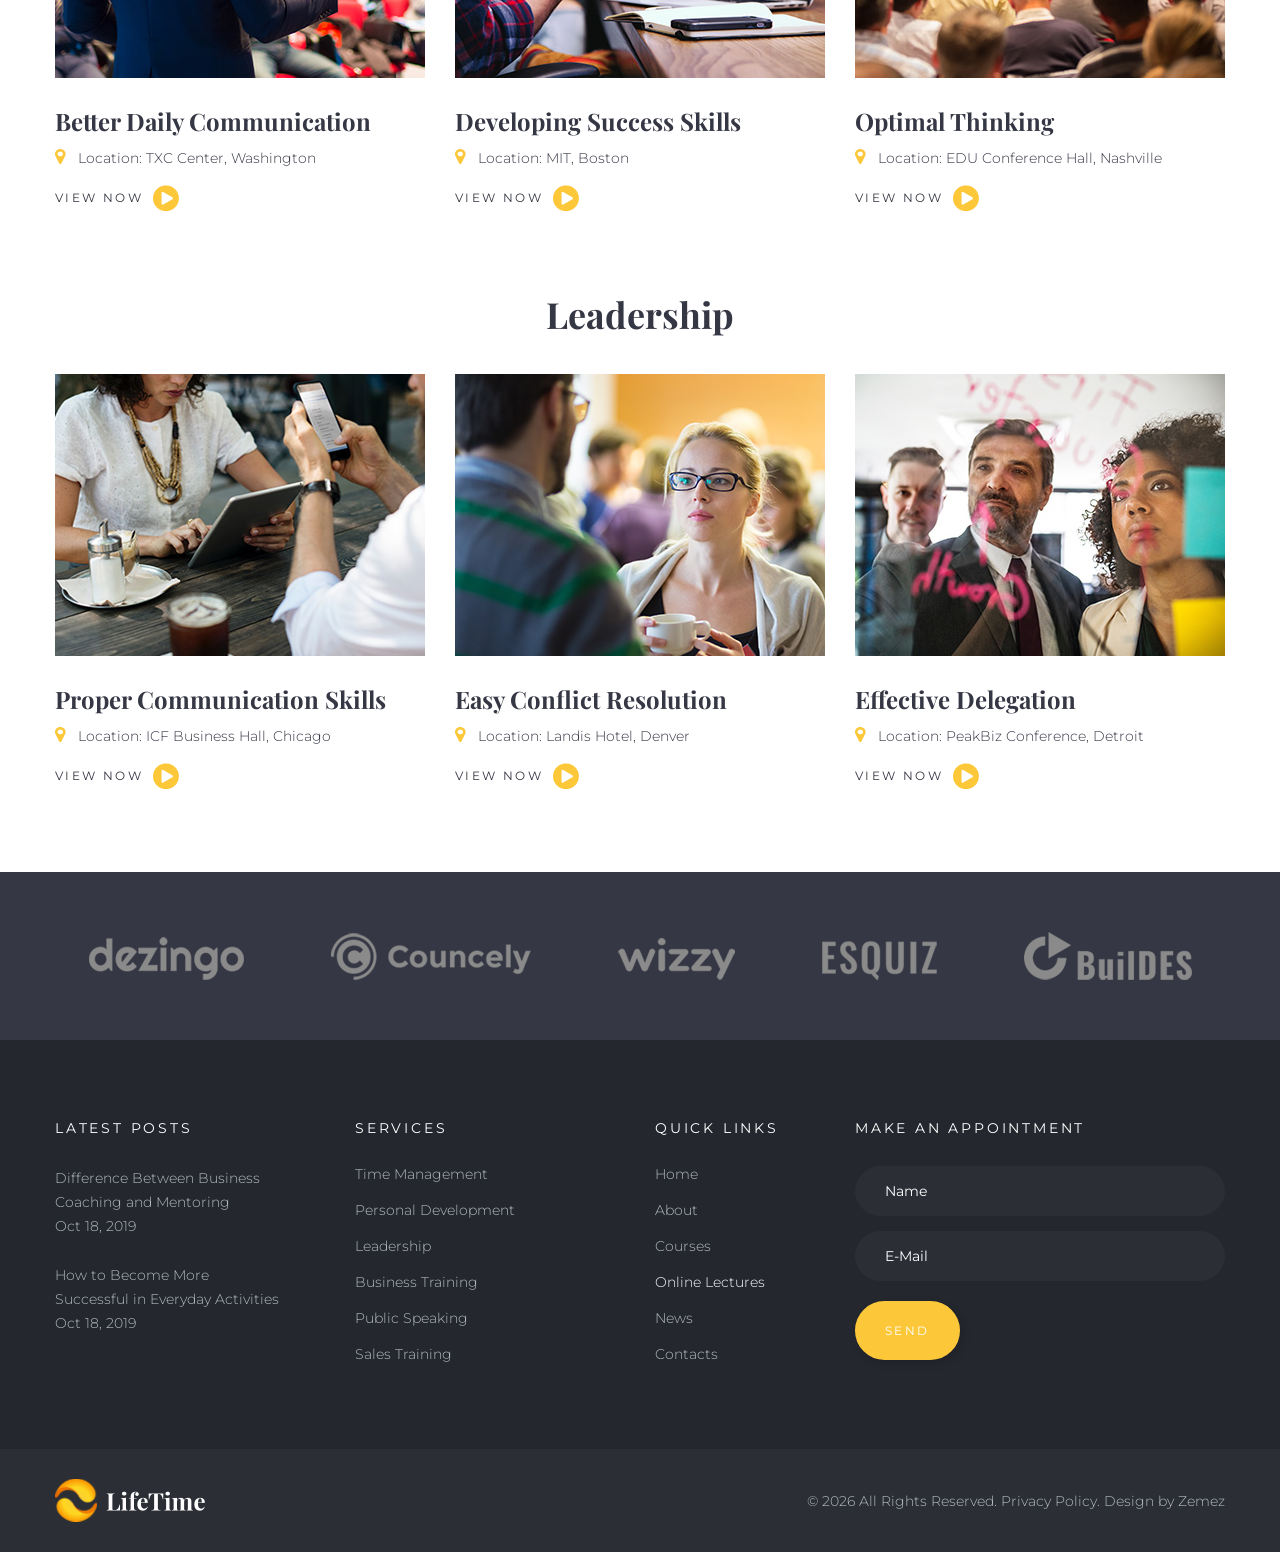
<file: site/online-lectures.html>
<!DOCTYPE html>
<html class="wide wow-animation" lang="en">
  <head>
    <title>Online Lectures</title>
    <meta charset="utf-8">
    <meta name="viewport" content="width=device-width, height=device-height, initial-scale=1.0">
    <meta http-equiv="X-UA-Compatible" content="IE=edge">
    <link rel="icon" href="images/favicon.ico" type="image/x-icon">
    <link rel="stylesheet" type="text/css" href="//fonts.googleapis.com/css?family=Montserrat:300,400,500%7CPlayfair+Display:700">
    <link rel="stylesheet" href="css/bootstrap.css">
    <link rel="stylesheet" href="css/fonts.css">
    <link rel="stylesheet" href="css/style.css">
    <style>.ie-panel{display: none;background: #212121;padding: 10px 0;box-shadow: 3px 3px 5px 0 rgba(0,0,0,.3);clear: both;text-align:center;position: relative;z-index: 1;} html.ie-10 .ie-panel, html.lt-ie-10 .ie-panel {display: block;}</style>
  </head>
  <body>
    <div class="ie-panel"><a href="http://windows.microsoft.com/en-US/internet-explorer/"><img src="images/ie8-panel/warning_bar_0000_us.jpg" height="42" width="820" alt="You are using an outdated browser. For a faster, safer browsing experience, upgrade for free today."></a></div>
    <div class="preloader">
      <div class="preloader-body">
        <div class="cssload-container">
          <div class="cssload-speeding-wheel"></div>
        </div>
        <p>Loading...</p>
      </div>
    </div>
    <div class="page">
      <header class="section page-header">
        <!--RD Navbar-->
        <div class="rd-navbar-wrap">
          <nav class="rd-navbar rd-navbar-classic" data-layout="rd-navbar-fixed" data-sm-layout="rd-navbar-fixed" data-md-layout="rd-navbar-fixed" data-md-device-layout="rd-navbar-fixed" data-lg-layout="rd-navbar-fixed" data-lg-device-layout="rd-navbar-fixed" data-xl-layout="rd-navbar-sidebar" data-xl-device-layout="rd-navbar-sidebar" data-xxl-layout="rd-navbar-sidebar" data-xxl-device-layout="rd-navbar-sidebar" data-lg-stick-up-offset="46px" data-xl-stick-up-offset="1x" data-xxl-stick-up-offset="1px" data-lg-stick-up="true" data-xl-stick-up="true" data-xxl-stick-up="true">
            <div class="rd-navbar-main-outer">
              <div class="rd-navbar-main">
                <!--RD Navbar Panel-->
                <div class="rd-navbar-panel">
                  <!--RD Navbar Toggle-->
                  <button class="rd-navbar-toggle" data-rd-navbar-toggle=".rd-navbar-nav-wrap"><span></span></button>
                  <!--RD Navbar Brand-->
                  <div class="rd-navbar-brand">
                    <!--Brand--><a class="brand" href="index.html"><img class="brand-logo-dark" src="images/logo-default-300x86.png" alt="" width="150" height="43"/><img class="brand-logo-light" src="images/logo-inverse-300x86.png" alt="" width="150" height="43"/></a>
                  </div>
                </div>
                <div class="rd-navbar-main-element">
                  <div class="rd-navbar-nav-wrap">
                    <ul class="rd-navbar-nav">
                      <li class="rd-nav-item"><a class="rd-nav-link" href="index.html">Home</a>
                      </li>
                      <li class="rd-nav-item"><a class="rd-nav-link" href="about.html">About</a>
                      </li>
                      <li class="rd-nav-item active"><a class="rd-nav-link" href="online-lectures.html">Online Lectures</a>
                      </li>
                      <li class="rd-nav-item"><a class="rd-nav-link" href="courses.html">Courses</a>
                      </li>
                      <li class="rd-nav-item"><a class="rd-nav-link" href="news.html">News</a>
                        <ul class="rd-menu rd-navbar-dropdown">
                          <li class="rd-dropdown-item"><a class="rd-dropdown-link" href="single-post.html">Single Post</a>
                          </li>
                        </ul>
                      </li>
                      <li class="rd-nav-item"><a class="rd-nav-link" href="#">Pages</a>
                        <ul class="rd-menu rd-navbar-dropdown">
                          <li class="rd-dropdown-item"><a class="rd-dropdown-link" href="typography.html">Typography</a>
                          </li>
                          <li class="rd-dropdown-item"><a class="rd-dropdown-link" href="buttons.html">Buttons</a>
                          </li>
                          <li class="rd-dropdown-item"><a class="rd-dropdown-link" href="forms.html">Forms</a>
                          </li>
                          <li class="rd-dropdown-item"><a class="rd-dropdown-link" href="tabs-and-accordions.html">Tabs and accordions</a>
                          </li>
                          <li class="rd-dropdown-item"><a class="rd-dropdown-link" href="progress-bars.html">Progress bars</a>
                          </li>
                          <li class="rd-dropdown-item"><a class="rd-dropdown-link" href="tables.html">Tables</a>
                          </li>
                          <li class="rd-dropdown-item"><a class="rd-dropdown-link" href="grid-system.html">Grid system</a>
                          </li>
                          <li class="rd-dropdown-item"><a class="rd-dropdown-link" href="privacy-policy.html">Privacy policy</a>
                          </li>
                          <li class="rd-dropdown-item"><a class="rd-dropdown-link" href="under-construction.html">Under Construction</a>
                          </li>
                        </ul>
                      </li>
                      <li class="rd-nav-item"><a class="rd-nav-link" href="contacts.html">Contacts</a>
                      </li>
                    </ul>
                  </div>
                </div>
              </div>
            </div>
          </nav>
        </div>
      </header>
      <!-- Breadcrumbs-->
      <section class="breadcrumbs-custom bg-transparent">
        <div class="container">
          <ul class="breadcrumbs-custom-path">
            <li><a href="index.html">Home</a></li>
            <li class="active">Online Lectures</li>
          </ul>
        </div>
      </section>
      <!-- Featured Lectures-->
      <section class="section section-md section-relative bg-transparent text-center">
        <div class="container">
          <h6>event spaces</h6>
          <h3>Featured Lectures</h3>
          <div class="row row-30 row-xl-40" data-lightgallery="group">
            <div class="col-md-6 col-lg-4">
              <article class="event">
                <div class="event-image"><a href="single-post.html"><img src="images/event-01-370x282.jpg" alt="" width="370" height="282"/></a></div>
                <h4 class="event-title"><a href="single-post.html">Achieving Better Business Balance</a></h4>
                <div class="event-location"><span class="icon fa-map-marker icon-primary"></span><a href="single-post.html">Location: Hearst Expo, Seattle</a></div><a class="event-link" href="https://youtu.be/7dTve2Hsl_0" data-lightgallery="item">view now<span class="icon fa-play-circle"></span></a>
              </article>
            </div>
            <div class="col-md-6 col-lg-4">
              <article class="event">
                <div class="event-image"><a href="single-post.html"><img src="images/event-02-370x282.jpg" alt="" width="370" height="282"/></a></div>
                <h4 class="event-title"><a href="single-post.html">Learning to Love Your Employees</a></h4>
                <div class="event-location"><span class="icon fa-map-marker icon-primary"></span><a href="single-post.html">Location: BRG Center, NYC</a></div><a class="event-link" href="https://youtu.be/T_pQf2dm504" data-lightgallery="item">view now<span class="icon fa-play-circle"></span></a>
              </article>
            </div>
            <div class="col-md-6 col-lg-4">
              <article class="event">
                <div class="event-image"><a href="single-post.html"><img src="images/event-03-370x282.jpg" alt="" width="370" height="282"/></a></div>
                <h4 class="event-title"><a href="single-post.html">Becoming a More Effective Manager</a></h4>
                <div class="event-location"><span class="icon fa-map-marker icon-primary"></span><a href="single-post.html">Location: 5th Floor Studios, Dallas</a></div><a class="event-link" href="https://youtu.be/7Iw9KueqZxs" data-lightgallery="item">view now<span class="icon fa-play-circle"></span></a>
              </article>
            </div>
            <div class="col-md-6 col-lg-4">
              <article class="event">
                <div class="event-image"><a href="single-post.html"><img src="images/event-04-370x282.jpg" alt="" width="370" height="282"/></a></div>
                <h4 class="event-title"><a href="single-post.html">The Dos and Don’ts of Business</a></h4>
                <div class="event-location"><span class="icon fa-map-marker icon-primary"></span><a href="single-post.html">Location: South Hotel, San Diego</a></div><a class="event-link" href="https://youtu.be/7dTve2Hsl_0" data-lightgallery="item">view now<span class="icon fa-play-circle"></span></a>
              </article>
            </div>
            <div class="col-md-6 col-lg-4">
              <article class="event">
                <div class="event-image"><a href="single-post.html"><img src="images/event-05-370x282.jpg" alt="" width="370" height="282"/></a></div>
                <h4 class="event-title"><a href="single-post.html">Enhance Your Teamwork</a></h4>
                <div class="event-location"><span class="icon fa-map-marker icon-primary"></span><a href="single-post.html">Location: TopBiz Conference, Atlanta</a></div><a class="event-link" href="https://youtu.be/T_pQf2dm504" data-lightgallery="item">view now<span class="icon fa-play-circle"></span></a>
              </article>
            </div>
            <div class="col-md-6 col-lg-4">
              <article class="event">
                <div class="event-image"><a href="single-post.html"><img src="images/event-06-370x282.jpg" alt="" width="370" height="282"/></a></div>
                <h4 class="event-title"><a href="single-post.html">Getting Better Relationships</a></h4>
                <div class="event-location"><span class="icon fa-map-marker icon-primary"></span><a href="single-post.html">Location: ArtStyle Hotel, Philadelphia </a></div><a class="event-link" href="https://youtu.be/7Iw9KueqZxs" data-lightgallery="item">view now<span class="icon fa-play-circle"></span></a>
              </article>
            </div>
          </div>
        </div>
      </section>
      <!-- Motivational-->
      <section class="section section-md section-relative bg-transparent text-center">
        <div class="container">
          <h3>Motivational</h3>
          <div class="row row-30 row-xl-40" data-lightgallery="group">
            <div class="col-md-6 col-lg-4">
              <article class="event">
                <div class="event-image"><a href="single-post.html"><img src="images/event-07-370x282.jpg" alt="" width="370" height="282"/></a></div>
                <h4 class="event-title"><a href="single-post.html">Better Daily Communication</a></h4>
                <div class="event-location"><span class="icon fa-map-marker icon-primary"></span><a href="single-post.html">Location: TXC Center, Washington</a></div><a class="event-link" href="https://youtu.be/7dTve2Hsl_0" data-lightgallery="item">view now<span class="icon fa-play-circle"></span></a>
              </article>
            </div>
            <div class="col-md-6 col-lg-4">
              <article class="event">
                <div class="event-image"><a href="single-post.html"><img src="images/event-08-370x282.jpg" alt="" width="370" height="282"/></a></div>
                <h4 class="event-title"><a href="single-post.html">Developing Success Skills</a></h4>
                <div class="event-location"><span class="icon fa-map-marker icon-primary"></span><a href="single-post.html">Location: MIT, Boston</a></div><a class="event-link" href="https://youtu.be/T_pQf2dm504" data-lightgallery="item">view now<span class="icon fa-play-circle"></span></a>
              </article>
            </div>
            <div class="col-md-6 col-lg-4">
              <article class="event">
                <div class="event-image"><a href="single-post.html"><img src="images/event-09-370x282.jpg" alt="" width="370" height="282"/></a></div>
                <h4 class="event-title"><a href="single-post.html">Optimal Thinking</a></h4>
                <div class="event-location"><span class="icon fa-map-marker icon-primary"></span><a href="single-post.html">Location: EDU Conference Hall, Nashville</a></div><a class="event-link" href="https://youtu.be/7Iw9KueqZxs" data-lightgallery="item">view now<span class="icon fa-play-circle"></span></a>
              </article>
            </div>
          </div>
        </div>
      </section>
      <!-- Leadership-->
      <section class="section section-md section-relative bg-transparent text-center">
        <div class="container">
          <h3>Leadership</h3>
          <div class="row row-30 row-xl-40" data-lightgallery="group">
            <div class="col-md-6 col-lg-4">
              <article class="event">
                <div class="event-image"><a href="single-post.html"><img src="images/event-10-370x282.jpg" alt="" width="370" height="282"/></a></div>
                <h4 class="event-title"><a href="single-post.html">Proper Communication Skills</a></h4>
                <div class="event-location"><span class="icon fa-map-marker icon-primary"></span><a href="single-post.html">Location: ICF Business Hall, Chicago</a></div><a class="event-link" href="https://youtu.be/7dTve2Hsl_0" data-lightgallery="item">view now<span class="icon fa-play-circle"></span></a>
              </article>
            </div>
            <div class="col-md-6 col-lg-4">
              <article class="event">
                <div class="event-image"><a href="single-post.html"><img src="images/event-11-370x282.jpg" alt="" width="370" height="282"/></a></div>
                <h4 class="event-title"><a href="single-post.html">Easy Conflict Resolution </a></h4>
                <div class="event-location"><span class="icon fa-map-marker icon-primary"></span><a href="single-post.html">Location: Landis Hotel, Denver</a></div><a class="event-link" href="https://youtu.be/T_pQf2dm504" data-lightgallery="item">view now<span class="icon fa-play-circle"></span></a>
              </article>
            </div>
            <div class="col-md-6 col-lg-4">
              <article class="event">
                <div class="event-image"><a href="single-post.html"><img src="images/event-12-370x282.jpg" alt="" width="370" height="282"/></a></div>
                <h4 class="event-title"><a href="single-post.html">Effective Delegation</a></h4>
                <div class="event-location"><span class="icon fa-map-marker icon-primary"></span><a href="single-post.html">Location: PeakBiz Conference, Detroit</a></div><a class="event-link" href="https://youtu.be/7Iw9KueqZxs" data-lightgallery="item">view now<span class="icon fa-play-circle"></span></a>
              </article>
            </div>
          </div>
        </div>
      </section>
      <!-- Brands-->
      <section class="section section-sm bg-gray-700 text-center section-relative">
        <div class="container">
          <div class="group-flex"><a class="image-link" href="#"><img src="images/brand-01-155x43.png" alt="" width="155" height="43"/></a><a class="image-link" href="#"><img src="images/brand-02-200x47.png" alt="" width="200" height="47"/></a><a class="image-link" href="#"><img src="images/brand-03-117x42.png" alt="" width="117" height="42"/></a><a class="image-link" href="#"><img src="images/brand-04-115x39.png" alt="" width="115" height="39"/></a><a class="image-link" href="#"><img src="images/brand-05-168x48.png" alt="" width="168" height="48"/></a></div>
        </div>
      </section>
      <div class="section section-md bg-gray-800 footer-classic-pre section-relative">
        <div class="container">
          <div class="row row-30">
            <div class="col-sm-6 col-md-4 col-lg-3">
              <h6>latest posts</h6>
              <ul class="list list-lg">
                <li>
                  <article class="post-latest">
                    <div class="post-latest-title"><a href="single-post.html">Difference Between Business Coaching and Mentoring</a></div>
                    <div class="post-latest-time"><a href="single-post.html">Oct 18, 2019</a></div>
                  </article>
                </li>
                <li>
                  <article class="post-latest">
                    <div class="post-latest-title"><a href="single-post.html">How to Become More Successful in Everyday Activities</a></div>
                    <div class="post-latest-time"><a href="single-post.html">Oct 18, 2019</a></div>
                  </article>
                </li>
              </ul>
            </div>
            <div class="col-sm-6 col-md-4 col-lg-3">
              <h6>Services</h6>
              <ul class="list list-xs">
                <li><a href="#">Time Management</a></li>
                <li><a href="#">Personal Development</a></li>
                <li><a href="#">Leadership</a></li>
                <li><a href="#">Business Training</a></li>
                <li><a href="#">Public Speaking</a></li>
                <li><a href="#">Sales Training</a></li>
              </ul>
            </div>
            <div class="col-sm-4 col-lg-2">
              <h6>Quick Links</h6>
              <ul class="list list-xs">
                <li><a href="index.html">Home</a></li>
                <li><a href="about.html">About</a></li>
                <li><a href="courses.html">Courses</a></li>
                <li><a class="active" href="online-lectures.html">Online Lectures</a></li>
                <li><a href="events.html">News</a></li>
                <li><a href="contacts.html">Contacts</a></li>
              </ul>
            </div>
            <div class="col-sm-8 col-md-12 col-lg-4">
              <h6>Make an Appointment</h6>
              <form class="rd-mailform text-left" data-form-output="form-output-global" data-form-type="contact" method="post" action="bat/rd-mailform.php">
                <div class="form-wrap">
                  <label class="form-label" for="footer-name">Name</label>
                  <input class="form-input" id="footer-name" type="text" name="name" data-constraints="@Required">
                </div>
                <div class="form-wrap">
                  <label class="form-label" for="footer-email">E-Mail</label>
                  <input class="form-input" id="footer-email" type="email" name="email" data-constraints="@Required @Email">
                </div>
                <div class="form-button group-sm text-center text-sm-left">
                  <button class="button button-primary button-circle button-shadow" type="submit">Send</button>
                </div>
              </form>
            </div>
          </div>
        </div>
      </div>
      <footer class="footer-classic section bg-gray-900 text-center section-relative">
        <div class="container">
          <div class="row row-15 align-items-center">
            <div class="col-md-4 text-md-left">
              <div class="brand"><a href="index.html"><img src="images/logo-inverse-300x86.png" alt="" width="150" height="43"/></a></div>
            </div>
            <div class="col-md-8 text-md-right">
              <p class="rights"><span>©</span> <span class="copyright-year"></span><span>&nbsp;</span><span>All Rights Reserved</span><span>.&nbsp;</span><a href="privacy-policy.html">Privacy Policy</a>. Design&nbsp;by&nbsp;<a href="https://zemez.io/">Zemez</a>
              </p>
            </div>
          </div>
        </div>
      </footer>
    </div>
    <div class="snackbars" id="form-output-global"></div>
    <script src="js/core.min.js"></script>
    <script src="js/script.js"></script>
  </body>
</html>
</file>
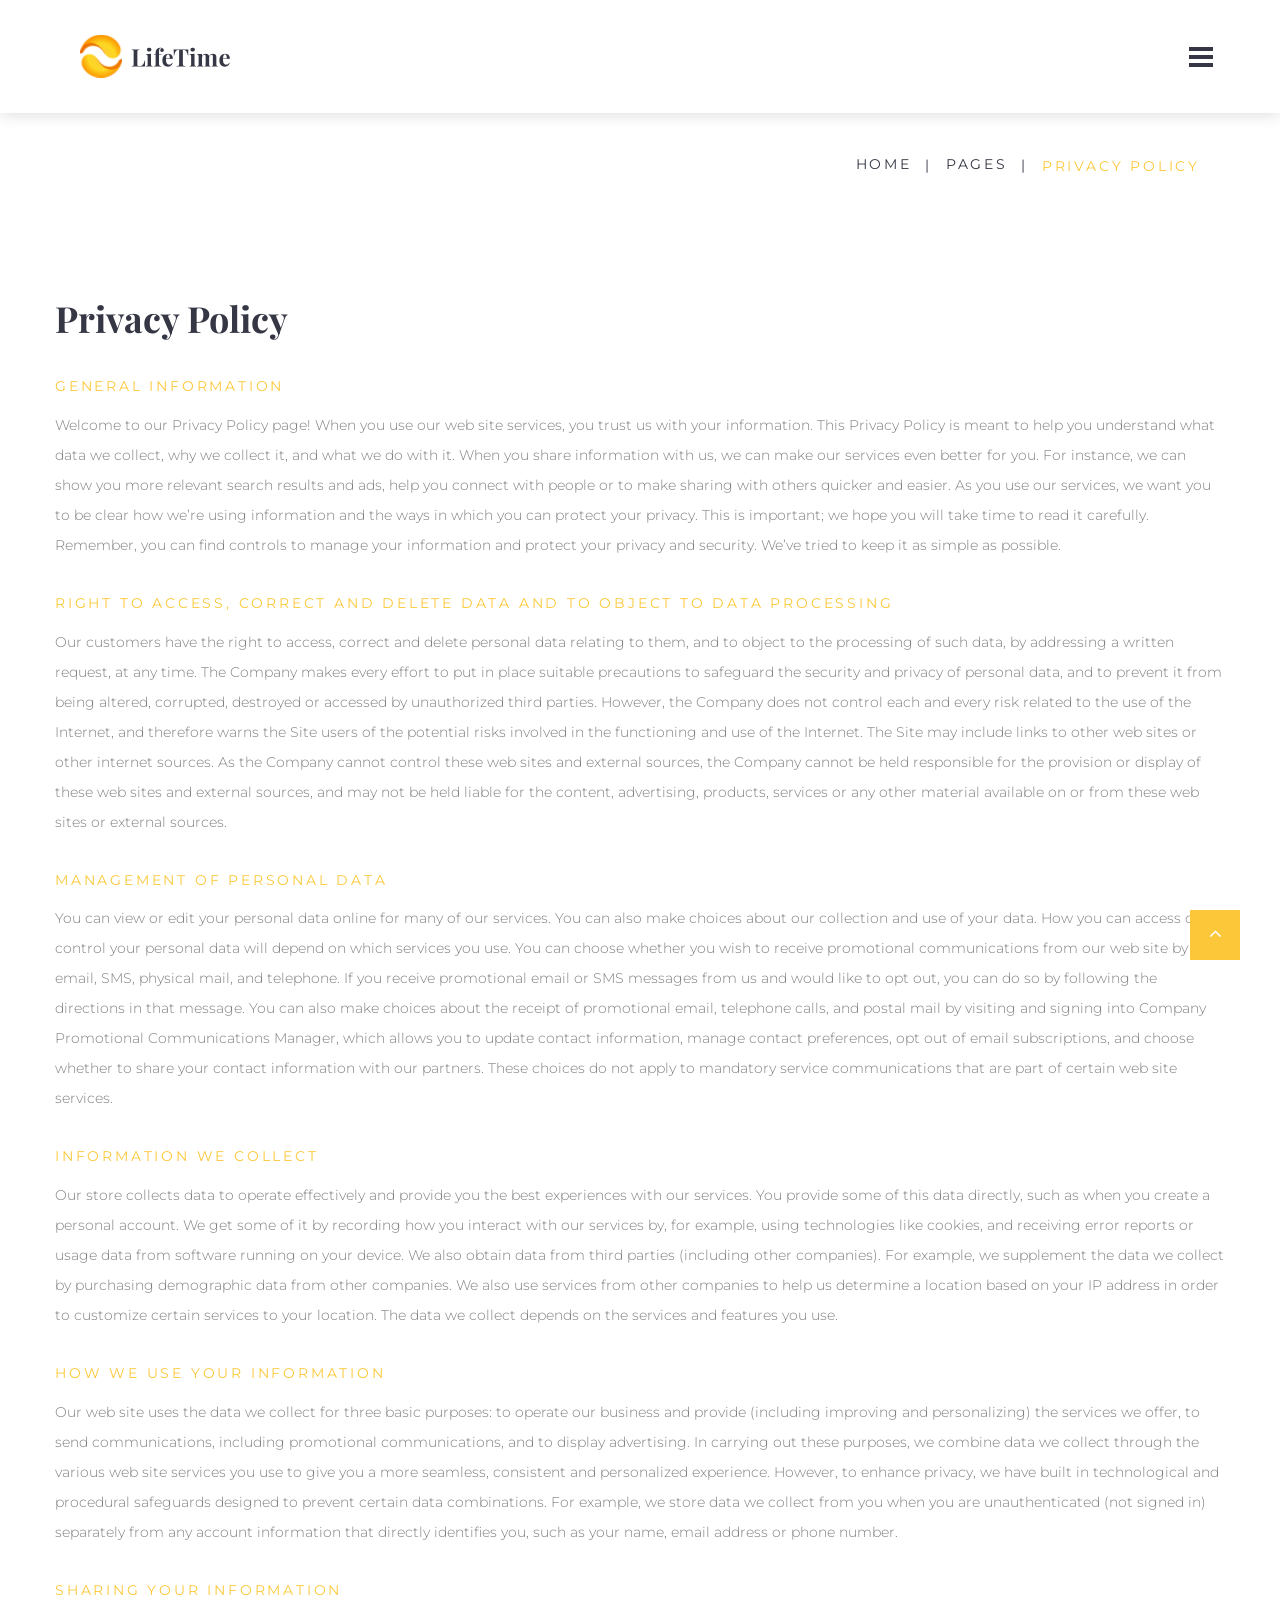
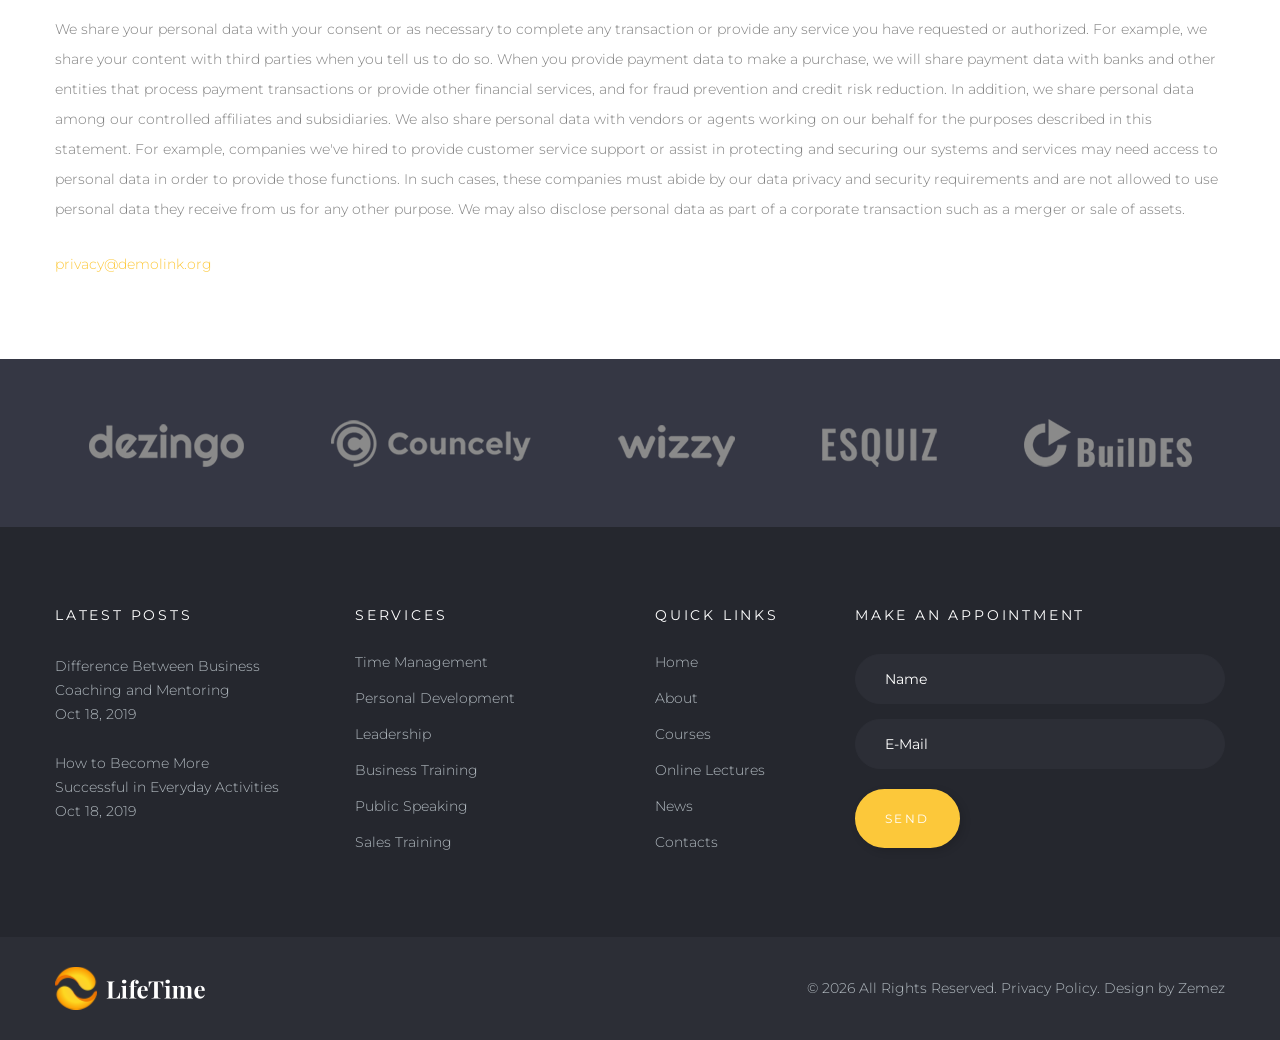
<file: site/privacy-policy.html>
<!DOCTYPE html>
<html class="wide wow-animation" lang="en">
  <head>
    <title>Privacy Policy</title>
    <meta charset="utf-8">
    <meta name="viewport" content="width=device-width, height=device-height, initial-scale=1.0">
    <meta http-equiv="X-UA-Compatible" content="IE=edge">
    <link rel="icon" href="images/favicon.ico" type="image/x-icon">
    <link rel="stylesheet" type="text/css" href="//fonts.googleapis.com/css?family=Montserrat:300,400,500%7CPlayfair+Display:700">
    <link rel="stylesheet" href="css/bootstrap.css">
    <link rel="stylesheet" href="css/fonts.css">
    <link rel="stylesheet" href="css/style.css">
    <style>.ie-panel{display: none;background: #212121;padding: 10px 0;box-shadow: 3px 3px 5px 0 rgba(0,0,0,.3);clear: both;text-align:center;position: relative;z-index: 1;} html.ie-10 .ie-panel, html.lt-ie-10 .ie-panel {display: block;}</style>
  </head>
  <body>
    <div class="ie-panel"><a href="http://windows.microsoft.com/en-US/internet-explorer/"><img src="images/ie8-panel/warning_bar_0000_us.jpg" height="42" width="820" alt="You are using an outdated browser. For a faster, safer browsing experience, upgrade for free today."></a></div>
    <div class="preloader">
      <div class="preloader-body">
        <div class="cssload-container">
          <div class="cssload-speeding-wheel"></div>
        </div>
        <p>Loading...</p>
      </div>
    </div>
    <div class="page">
      <header class="section page-header">
        <!--RD Navbar-->
        <div class="rd-navbar-wrap">
          <nav class="rd-navbar rd-navbar-classic" data-layout="rd-navbar-fixed" data-sm-layout="rd-navbar-fixed" data-md-layout="rd-navbar-fixed" data-md-device-layout="rd-navbar-fixed" data-lg-layout="rd-navbar-fixed" data-lg-device-layout="rd-navbar-fixed" data-xl-layout="rd-navbar-sidebar" data-xl-device-layout="rd-navbar-sidebar" data-xxl-layout="rd-navbar-sidebar" data-xxl-device-layout="rd-navbar-sidebar" data-lg-stick-up-offset="46px" data-xl-stick-up-offset="1x" data-xxl-stick-up-offset="1px" data-lg-stick-up="true" data-xl-stick-up="true" data-xxl-stick-up="true">
            <div class="rd-navbar-main-outer">
              <div class="rd-navbar-main">
                <!--RD Navbar Panel-->
                <div class="rd-navbar-panel">
                  <!--RD Navbar Toggle-->
                  <button class="rd-navbar-toggle" data-rd-navbar-toggle=".rd-navbar-nav-wrap"><span></span></button>
                  <!--RD Navbar Brand-->
                  <div class="rd-navbar-brand">
                    <!--Brand--><a class="brand" href="index.html"><img class="brand-logo-dark" src="images/logo-default-300x86.png" alt="" width="150" height="43"/><img class="brand-logo-light" src="images/logo-inverse-300x86.png" alt="" width="150" height="43"/></a>
                  </div>
                </div>
                <div class="rd-navbar-main-element">
                  <div class="rd-navbar-nav-wrap">
                    <ul class="rd-navbar-nav">
                      <li class="rd-nav-item"><a class="rd-nav-link" href="index.html">Home</a>
                      </li>
                      <li class="rd-nav-item"><a class="rd-nav-link" href="about.html">About</a>
                      </li>
                      <li class="rd-nav-item"><a class="rd-nav-link" href="online-lectures.html">Online Lectures</a>
                      </li>
                      <li class="rd-nav-item"><a class="rd-nav-link" href="courses.html">Courses</a>
                      </li>
                      <li class="rd-nav-item"><a class="rd-nav-link" href="news.html">News</a>
                        <ul class="rd-menu rd-navbar-dropdown">
                          <li class="rd-dropdown-item"><a class="rd-dropdown-link" href="single-post.html">Single Post</a>
                          </li>
                        </ul>
                      </li>
                      <li class="rd-nav-item active"><a class="rd-nav-link" href="#">Pages</a>
                        <ul class="rd-menu rd-navbar-dropdown">
                          <li class="rd-dropdown-item"><a class="rd-dropdown-link" href="typography.html">Typography</a>
                          </li>
                          <li class="rd-dropdown-item"><a class="rd-dropdown-link" href="buttons.html">Buttons</a>
                          </li>
                          <li class="rd-dropdown-item"><a class="rd-dropdown-link" href="forms.html">Forms</a>
                          </li>
                          <li class="rd-dropdown-item"><a class="rd-dropdown-link" href="tabs-and-accordions.html">Tabs and accordions</a>
                          </li>
                          <li class="rd-dropdown-item"><a class="rd-dropdown-link" href="progress-bars.html">Progress bars</a>
                          </li>
                          <li class="rd-dropdown-item"><a class="rd-dropdown-link" href="tables.html">Tables</a>
                          </li>
                          <li class="rd-dropdown-item"><a class="rd-dropdown-link" href="grid-system.html">Grid system</a>
                          </li>
                          <li class="rd-dropdown-item active"><a class="rd-dropdown-link" href="privacy-policy.html">Privacy policy</a>
                          </li>
                          <li class="rd-dropdown-item"><a class="rd-dropdown-link" href="under-construction.html">Under Construction</a>
                          </li>
                        </ul>
                      </li>
                      <li class="rd-nav-item"><a class="rd-nav-link" href="contacts.html">Contacts</a>
                      </li>
                    </ul>
                  </div>
                </div>
              </div>
            </div>
          </nav>
        </div>
      </header>
      <!-- Breadcrumbs-->
      <section class="breadcrumbs-custom bg-transparent">
        <div class="container">
          <ul class="breadcrumbs-custom-path">
            <li><a href="index.html">Home</a></li>
            <li><a href="#">Pages</a></li>
            <li class="active">Privacy policy</li>
          </ul>
        </div>
      </section>
      <!--Privacy Policy-->
      <section class="section section-md bg-default">
        <div class="container">
          <h3>Privacy Policy</h3>
          <!--Terms list-->
          <dl class="list-terms">
            <dt class="heading-6">General information</dt>
            <dd>Welcome to our Privacy Policy page! When you use our web site services, you trust us with your information. This Privacy Policy is meant to help you understand what data we collect, why we collect it, and what we do with it. When you share information with us, we can make our services even better for you. For instance, we can show you more relevant search results and ads, help you connect with people or to make sharing with others quicker and easier. As you use our services, we want you to be clear how we’re using information and the ways in which you can protect your privacy. This is important; we hope you will take time to read it carefully. Remember, you can find controls to manage your information and protect your privacy and security. We’ve tried to keep it as simple as possible.</dd>
            <dt class="heading-6">Right to access, correct and delete data and to object to data processing</dt>
            <dd>Our customers have the right to access, correct and delete personal data relating to them, and to object to the processing of such data, by addressing a written request, at any time. The Company makes every effort to put in place suitable precautions to safeguard the security and privacy of personal data, and to prevent it from being altered, corrupted, destroyed or accessed by unauthorized third parties. However, the Company does not control each and every risk related to the use of the Internet, and therefore warns the Site users of the potential risks involved in the functioning and use of the Internet. The Site may include links to other web sites or other internet sources. As the Company cannot control these web sites and external sources, the Company cannot be held responsible for the provision or display of these web sites and external sources, and may not be held liable for the content, advertising, products, services or any other material available on or from these web sites or external sources.</dd>
            <dt class="heading-6">Management of personal data</dt>
            <dd>You can view or edit your personal data online for many of our services. You can also make choices about our collection and use of your data. How you can access or control your personal data will depend on which services you use. You can choose whether you wish to receive promotional communications from our web site by email, SMS, physical mail, and telephone. If you receive promotional email or SMS messages from us and would like to opt out, you can do so by following the directions in that message. You can also make choices about the receipt of promotional email, telephone calls, and postal mail by visiting and signing into Company Promotional Communications Manager, which allows you to update contact information, manage contact preferences, opt out of email subscriptions, and choose whether to share your contact information with our partners. These choices do not apply to mandatory service communications that are part of certain web site services.</dd>
            <dt class="heading-6">Information We Collect</dt>
            <dd>Our store collects data to operate effectively and provide you the best experiences with our services. You provide some of this data directly, such as when you create a personal account. We get some of it by recording how you interact with our services by, for example, using technologies like cookies, and receiving error reports or usage data from software running on your device. We also obtain data from third parties (including other companies). For example, we supplement the data we collect by purchasing demographic data from other companies. We also use services from other companies to help us determine a location based on your IP address in order to customize certain services to your location. The data we collect depends on the services and features you use.</dd>
            <dt class="heading-6">How We Use Your Information</dt>
            <dd>Our web site uses the data we collect for three basic purposes: to operate our business and provide (including improving and personalizing) the services we offer, to send communications, including promotional communications, and to display advertising. In carrying out these purposes, we combine data we collect through the various web site services you use to give you a more seamless, consistent and personalized experience. However, to enhance privacy, we have built in technological and procedural safeguards designed to prevent certain data combinations. For example, we store data we collect from you when you are unauthenticated (not signed in) separately from any account information that directly identifies you, such as your name, email address or phone number.</dd>
            <dt class="heading-6">Sharing Your Information</dt>
            <dd>We share your personal data with your consent or as necessary to complete any transaction or provide any service you have requested or authorized. For example, we share your content with third parties when you tell us to do so. When you provide payment data to make a purchase, we will share payment data with banks and other entities that process payment transactions or provide other financial services, and for fraud prevention and credit risk reduction. In addition, we share personal data among our controlled affiliates and subsidiaries. We also share personal data with vendors or agents working on our behalf for the purposes described in this statement. For example, companies we've hired to provide customer service support or assist in protecting and securing our systems and services may need access to personal data in order to provide those functions. In such cases, these companies must abide by our data privacy and security requirements and are not allowed to use personal data they receive from us for any other purpose. We may also disclose personal data as part of a corporate transaction such as a merger or sale of assets.</dd>
          </dl><a class="privacy-link" href="mailto:#">privacy@demolink.org</a>
        </div>
      </section>
      <!-- Brands-->
      <section class="section section-sm bg-gray-700 text-center section-relative">
        <div class="container">
          <div class="group-flex"><a class="image-link" href="#"><img src="images/brand-01-155x43.png" alt="" width="155" height="43"/></a><a class="image-link" href="#"><img src="images/brand-02-200x47.png" alt="" width="200" height="47"/></a><a class="image-link" href="#"><img src="images/brand-03-117x42.png" alt="" width="117" height="42"/></a><a class="image-link" href="#"><img src="images/brand-04-115x39.png" alt="" width="115" height="39"/></a><a class="image-link" href="#"><img src="images/brand-05-168x48.png" alt="" width="168" height="48"/></a></div>
        </div>
      </section>
      <div class="section section-md bg-gray-800 footer-classic-pre section-relative">
        <div class="container">
          <div class="row row-30">
            <div class="col-sm-6 col-md-4 col-lg-3">
              <h6>latest posts</h6>
              <ul class="list list-lg">
                <li>
                  <article class="post-latest">
                    <div class="post-latest-title"><a href="single-post.html">Difference Between Business Coaching and Mentoring</a></div>
                    <div class="post-latest-time"><a href="single-post.html">Oct 18, 2019</a></div>
                  </article>
                </li>
                <li>
                  <article class="post-latest">
                    <div class="post-latest-title"><a href="single-post.html">How to Become More Successful in Everyday Activities</a></div>
                    <div class="post-latest-time"><a href="single-post.html">Oct 18, 2019</a></div>
                  </article>
                </li>
              </ul>
            </div>
            <div class="col-sm-6 col-md-4 col-lg-3">
              <h6>Services</h6>
              <ul class="list list-xs">
                <li><a href="#">Time Management</a></li>
                <li><a href="#">Personal Development</a></li>
                <li><a href="#">Leadership</a></li>
                <li><a href="#">Business Training</a></li>
                <li><a href="#">Public Speaking</a></li>
                <li><a href="#">Sales Training</a></li>
              </ul>
            </div>
            <div class="col-sm-4 col-lg-2">
              <h6>Quick Links</h6>
              <ul class="list list-xs">
                <li><a href="index.html">Home</a></li>
                <li><a href="about.html">About</a></li>
                <li><a href="courses.html">Courses</a></li>
                <li><a href="online-lectures.html">Online Lectures</a></li>
                <li><a href="events.html">News</a></li>
                <li><a href="contacts.html">Contacts</a></li>
              </ul>
            </div>
            <div class="col-sm-8 col-md-12 col-lg-4">
              <h6>Make an Appointment</h6>
              <form class="rd-mailform text-left" data-form-output="form-output-global" data-form-type="contact" method="post" action="bat/rd-mailform.php">
                <div class="form-wrap">
                  <label class="form-label" for="footer-name">Name</label>
                  <input class="form-input" id="footer-name" type="text" name="name" data-constraints="@Required">
                </div>
                <div class="form-wrap">
                  <label class="form-label" for="footer-email">E-Mail</label>
                  <input class="form-input" id="footer-email" type="email" name="email" data-constraints="@Required @Email">
                </div>
                <div class="form-button group-sm text-center text-sm-left">
                  <button class="button button-primary button-circle button-shadow" type="submit">Send</button>
                </div>
              </form>
            </div>
          </div>
        </div>
      </div>
      <footer class="footer-classic section bg-gray-900 text-center section-relative">
        <div class="container">
          <div class="row row-15 align-items-center">
            <div class="col-md-4 text-md-left">
              <div class="brand"><a href="index.html"><img src="images/logo-inverse-300x86.png" alt="" width="150" height="43"/></a></div>
            </div>
            <div class="col-md-8 text-md-right">
              <p class="rights"><span>©</span> <span class="copyright-year"></span><span>&nbsp;</span><span>All Rights Reserved</span><span>.&nbsp;</span><a href="privacy-policy.html">Privacy Policy</a>. Design&nbsp;by&nbsp;<a href="https://zemez.io/">Zemez</a>
              </p>
            </div>
          </div>
        </div>
      </footer>
    </div>
    <div class="snackbars" id="form-output-global"></div>
    <script src="js/core.min.js"></script>
    <script src="js/script.js"></script>
    <!--coded by gel-->
  </body>
</html>
</file>
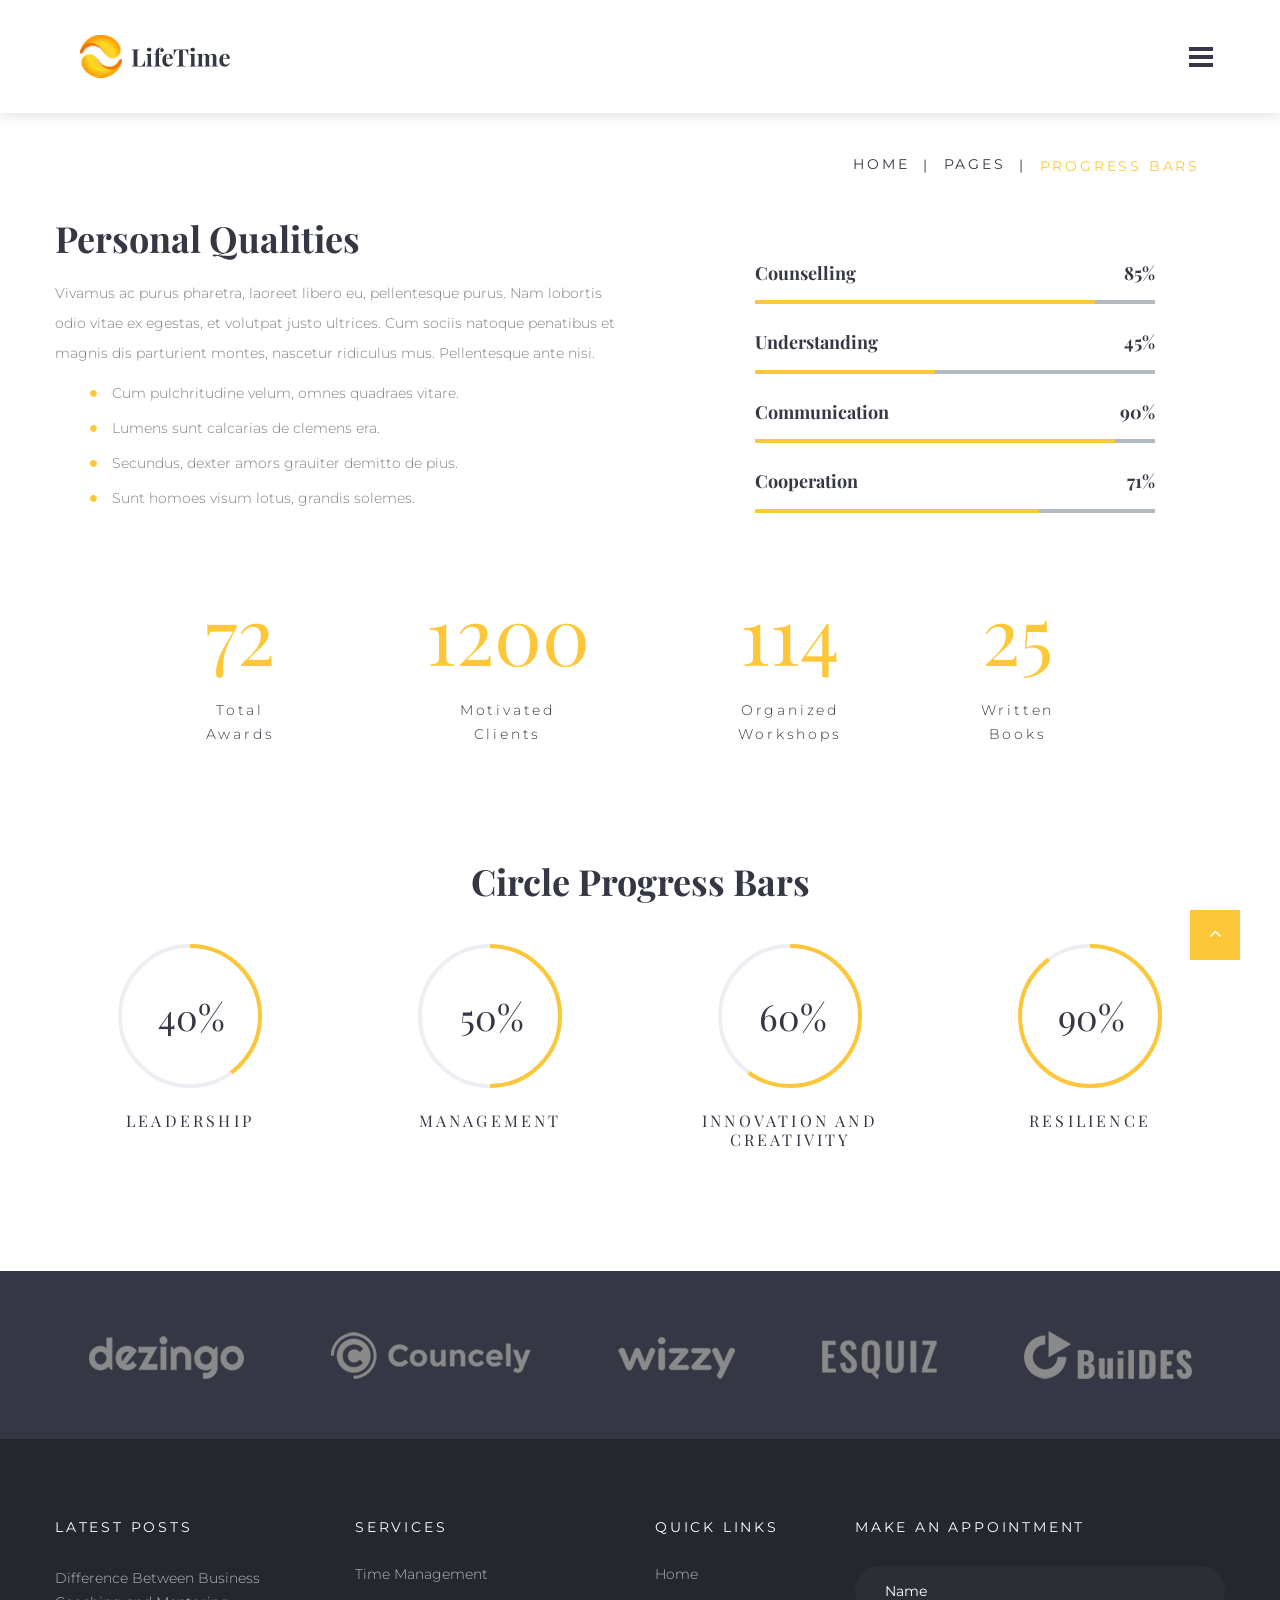
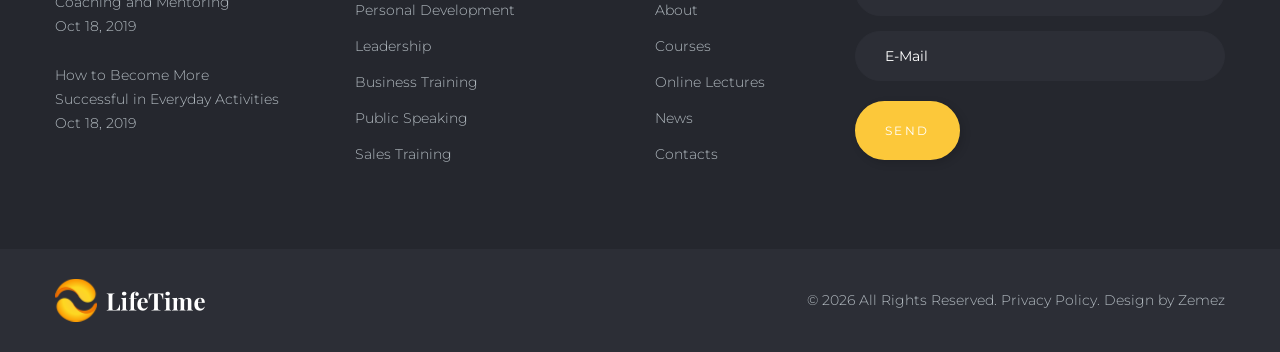
<file: site/progress-bars.html>
<!DOCTYPE html>
<html class="wide wow-animation" lang="en">
  <head>
    <title>Progress Bars</title>
    <meta charset="utf-8">
    <meta name="viewport" content="width=device-width, height=device-height, initial-scale=1.0">
    <meta http-equiv="X-UA-Compatible" content="IE=edge">
    <link rel="icon" href="images/favicon.ico" type="image/x-icon">
    <link rel="stylesheet" type="text/css" href="//fonts.googleapis.com/css?family=Montserrat:300,400,500%7CPlayfair+Display:700">
    <link rel="stylesheet" href="css/bootstrap.css">
    <link rel="stylesheet" href="css/fonts.css">
    <link rel="stylesheet" href="css/style.css">
    <style>.ie-panel{display: none;background: #212121;padding: 10px 0;box-shadow: 3px 3px 5px 0 rgba(0,0,0,.3);clear: both;text-align:center;position: relative;z-index: 1;} html.ie-10 .ie-panel, html.lt-ie-10 .ie-panel {display: block;}</style>
  </head>
  <body>
    <div class="ie-panel"><a href="http://windows.microsoft.com/en-US/internet-explorer/"><img src="images/ie8-panel/warning_bar_0000_us.jpg" height="42" width="820" alt="You are using an outdated browser. For a faster, safer browsing experience, upgrade for free today."></a></div>
    <div class="preloader">
      <div class="preloader-body">
        <div class="cssload-container">
          <div class="cssload-speeding-wheel"></div>
        </div>
        <p>Loading...</p>
      </div>
    </div>
    <div class="page">
      <header class="section page-header">
        <!--RD Navbar-->
        <div class="rd-navbar-wrap">
          <nav class="rd-navbar rd-navbar-classic" data-layout="rd-navbar-fixed" data-sm-layout="rd-navbar-fixed" data-md-layout="rd-navbar-fixed" data-md-device-layout="rd-navbar-fixed" data-lg-layout="rd-navbar-fixed" data-lg-device-layout="rd-navbar-fixed" data-xl-layout="rd-navbar-sidebar" data-xl-device-layout="rd-navbar-sidebar" data-xxl-layout="rd-navbar-sidebar" data-xxl-device-layout="rd-navbar-sidebar" data-lg-stick-up-offset="46px" data-xl-stick-up-offset="1x" data-xxl-stick-up-offset="1px" data-lg-stick-up="true" data-xl-stick-up="true" data-xxl-stick-up="true">
            <div class="rd-navbar-main-outer">
              <div class="rd-navbar-main">
                <!--RD Navbar Panel-->
                <div class="rd-navbar-panel">
                  <!--RD Navbar Toggle-->
                  <button class="rd-navbar-toggle" data-rd-navbar-toggle=".rd-navbar-nav-wrap"><span></span></button>
                  <!--RD Navbar Brand-->
                  <div class="rd-navbar-brand">
                    <!--Brand--><a class="brand" href="index.html"><img class="brand-logo-dark" src="images/logo-default-300x86.png" alt="" width="150" height="43"/><img class="brand-logo-light" src="images/logo-inverse-300x86.png" alt="" width="150" height="43"/></a>
                  </div>
                </div>
                <div class="rd-navbar-main-element">
                  <div class="rd-navbar-nav-wrap">
                    <ul class="rd-navbar-nav">
                      <li class="rd-nav-item"><a class="rd-nav-link" href="index.html">Home</a>
                      </li>
                      <li class="rd-nav-item"><a class="rd-nav-link" href="about.html">About</a>
                      </li>
                      <li class="rd-nav-item"><a class="rd-nav-link" href="online-lectures.html">Online Lectures</a>
                      </li>
                      <li class="rd-nav-item"><a class="rd-nav-link" href="courses.html">Courses</a>
                      </li>
                      <li class="rd-nav-item"><a class="rd-nav-link" href="news.html">News</a>
                        <ul class="rd-menu rd-navbar-dropdown">
                          <li class="rd-dropdown-item"><a class="rd-dropdown-link" href="single-post.html">Single Post</a>
                          </li>
                        </ul>
                      </li>
                      <li class="rd-nav-item active"><a class="rd-nav-link" href="#">Pages</a>
                        <ul class="rd-menu rd-navbar-dropdown">
                          <li class="rd-dropdown-item"><a class="rd-dropdown-link" href="typography.html">Typography</a>
                          </li>
                          <li class="rd-dropdown-item"><a class="rd-dropdown-link" href="buttons.html">Buttons</a>
                          </li>
                          <li class="rd-dropdown-item"><a class="rd-dropdown-link" href="forms.html">Forms</a>
                          </li>
                          <li class="rd-dropdown-item"><a class="rd-dropdown-link" href="tabs-and-accordions.html">Tabs and accordions</a>
                          </li>
                          <li class="rd-dropdown-item active"><a class="rd-dropdown-link" href="progress-bars.html">Progress bars</a>
                          </li>
                          <li class="rd-dropdown-item"><a class="rd-dropdown-link" href="tables.html">Tables</a>
                          </li>
                          <li class="rd-dropdown-item"><a class="rd-dropdown-link" href="grid-system.html">Grid system</a>
                          </li>
                          <li class="rd-dropdown-item"><a class="rd-dropdown-link" href="privacy-policy.html">Privacy policy</a>
                          </li>
                          <li class="rd-dropdown-item"><a class="rd-dropdown-link" href="under-construction.html">Under Construction</a>
                          </li>
                        </ul>
                      </li>
                      <li class="rd-nav-item"><a class="rd-nav-link" href="contacts.html">Contacts</a>
                      </li>
                    </ul>
                  </div>
                </div>
              </div>
            </div>
          </nav>
        </div>
      </header>
      <!-- Breadcrumbs-->
      <section class="breadcrumbs-custom bg-transparent">
        <div class="container">
          <ul class="breadcrumbs-custom-path">
            <li><a href="index.html">Home</a></li>
            <li><a href="#">Pages</a></li>
            <li class="active">Progress bars</li>
          </ul>
        </div>
      </section>
      <!--Skill Bars-->
      <section class="section section-md bg-transparent section-relative">
        <div class="container">
          <div class="row row-30 justify-content-between align-items-md-end">
            <div class="col-md-7 col-lg-6">
              <h3>Personal Qualities</h3>
              <p>Vivamus ac purus pharetra, laoreet libero eu, pellentesque purus. Nam lobortis odio vitae ex egestas, et volutpat justo ultrices. Cum sociis natoque penatibus et magnis dis parturient montes, nascetur ridiculus mus. Pellentesque ante nisi.</p>
              <ul class="list-marked">
                <li>Cum pulchritudine velum, omnes quadraes vitare.</li>
                <li>Lumens sunt calcarias de clemens era.</li>
                <li>Secundus, dexter amors grauiter demitto de pius.</li>
                <li>Sunt homoes visum lotus, grandis solemes.</li>
              </ul>
            </div>
            <div class="col-md-5 col-lg-5">
              <!--Linear progress bar-->
              <div class="progress-linear">
                <div class="progress-linear-header">
                  <p class="progress-linear-title">Counselling</p><span class="progress-linear-counter">85</span>
                </div>
                <div class="progress-linear-body">
                  <div class="progress-linear-bar"></div>
                </div>
              </div>
              <!--Linear progress bar-->
              <div class="progress-linear">
                <div class="progress-linear-header">
                  <p class="progress-linear-title">Understanding</p><span class="progress-linear-counter">45</span>
                </div>
                <div class="progress-linear-body">
                  <div class="progress-linear-bar"></div>
                </div>
              </div>
              <!--Linear progress bar-->
              <div class="progress-linear">
                <div class="progress-linear-header">
                  <p class="progress-linear-title">Communication</p><span class="progress-linear-counter">90</span>
                </div>
                <div class="progress-linear-body">
                  <div class="progress-linear-bar"></div>
                </div>
              </div>
              <!--Linear progress bar-->
              <div class="progress-linear">
                <div class="progress-linear-header">
                  <p class="progress-linear-title">Cooperation</p><span class="progress-linear-counter">71</span>
                </div>
                <div class="progress-linear-body">
                  <div class="progress-linear-bar"></div>
                </div>
              </div>
            </div>
          </div>
        </div>
      </section>
      <!-- Counters-->
      <section class="section section-lg bg-transparent section-relative">
        <div class="container">
          <div class="row row-30 justify-content-center">
            <div class="col-6 col-md-3 col-xl-2">
              <!--Counter-->
              <div class="box-counter">
                <div class="box-counter-main">
                  <div class="counter">72</div>
                </div>
                <p class="box-counter-title">Total Awards</p>
              </div>
            </div>
            <div class="col-6 col-md-3 col-xl-3">
              <!--Counter-->
              <div class="box-counter box-counter-1">
                <div class="box-counter-main">
                  <div class="counter">1200</div>
                </div>
                <p class="box-counter-title">Motivated Clients</p>
              </div>
            </div>
            <div class="col-6 col-md-3 col-xl-3">
              <!--Counter-->
              <div class="box-counter">
                <div class="box-counter-main">
                  <div class="counter">114</div>
                </div>
                <p class="box-counter-title">Organized Workshops</p>
              </div>
            </div>
            <div class="col-6 col-md-3 col-xl-2">
              <!--Counter-->
              <div class="box-counter box-counter-2">
                <div class="box-counter-main">
                  <div class="counter">25</div>
                </div>
                <p class="box-counter-title">Written Books</p>
              </div>
            </div>
          </div>
        </div>
      </section>
      <!--Circle Progress Bars-->
      <section class="section section-lg bg-transparent section-relative text-center">
        <div class="container">
          <h3>Circle Progress Bars</h3>
          <div class="row justify-content-center row-30 row-offset-1">
            <div class="col-sm-5 col-lg-3">
              <!--Circle progress bar-->
              <div class="progress-circle">
                <div class="progress-circle-block">
                  <svg class="progress-circle-bar" x="0" y="0" width="150" height="150" viewbox="0 0 150 150">
                    <circle class="progress-circle-bg" cx="75" cy="75" r="70"></circle>
                    <circle class="progress-circle-fg clipped" cx="75" cy="75" r="70"></circle>
                  </svg>
                  <div class="progress-circle-counter">40</div>
                </div>
                <p class="progress-circle-title">LEADERSHIP</p>
              </div>
            </div>
            <div class="col-sm-5 col-lg-3">
              <!--Circle progress bar-->
              <div class="progress-circle">
                <div class="progress-circle-block">
                  <svg class="progress-circle-bar" x="0" y="0" width="150" height="150" viewbox="0 0 150 150">
                    <circle class="progress-circle-bg" cx="75" cy="75" r="70"></circle>
                    <circle class="progress-circle-fg clipped" cx="75" cy="75" r="70"></circle>
                  </svg>
                  <div class="progress-circle-counter">50</div>
                </div>
                <p class="progress-circle-title">MANAGEMENT</p>
              </div>
            </div>
            <div class="col-sm-5 col-lg-3">
              <!--Circle progress bar-->
              <div class="progress-circle">
                <div class="progress-circle-block">
                  <svg class="progress-circle-bar" x="0" y="0" width="150" height="150" viewbox="0 0 150 150">
                    <circle class="progress-circle-bg" cx="75" cy="75" r="70"></circle>
                    <circle class="progress-circle-fg clipped" cx="75" cy="75" r="70"></circle>
                  </svg>
                  <div class="progress-circle-counter">60</div>
                </div>
                <p class="progress-circle-title">INNOVATION AND CREATIVITY</p>
              </div>
            </div>
            <div class="col-sm-5 col-lg-3">
              <!--Circle progress bar-->
              <div class="progress-circle">
                <div class="progress-circle-block">
                  <svg class="progress-circle-bar" x="0" y="0" width="150" height="150" viewbox="0 0 150 150">
                    <circle class="progress-circle-bg" cx="75" cy="75" r="70"></circle>
                    <circle class="progress-circle-fg clipped" cx="75" cy="75" r="70"></circle>
                  </svg>
                  <div class="progress-circle-counter">90</div>
                </div>
                <p class="progress-circle-title">RESILIENCE</p>
              </div>
            </div>
          </div>
        </div>
      </section>
      <!-- Brands-->
      <section class="section section-sm bg-gray-700 text-center section-relative">
        <div class="container">
          <div class="group-flex"><a class="image-link" href="#"><img src="images/brand-01-155x43.png" alt="" width="155" height="43"/></a><a class="image-link" href="#"><img src="images/brand-02-200x47.png" alt="" width="200" height="47"/></a><a class="image-link" href="#"><img src="images/brand-03-117x42.png" alt="" width="117" height="42"/></a><a class="image-link" href="#"><img src="images/brand-04-115x39.png" alt="" width="115" height="39"/></a><a class="image-link" href="#"><img src="images/brand-05-168x48.png" alt="" width="168" height="48"/></a></div>
        </div>
      </section>
      <div class="section section-md bg-gray-800 footer-classic-pre section-relative">
        <div class="container">
          <div class="row row-30">
            <div class="col-sm-6 col-md-4 col-lg-3">
              <h6>latest posts</h6>
              <ul class="list list-lg">
                <li>
                  <article class="post-latest">
                    <div class="post-latest-title"><a href="single-post.html">Difference Between Business Coaching and Mentoring</a></div>
                    <div class="post-latest-time"><a href="single-post.html">Oct 18, 2019</a></div>
                  </article>
                </li>
                <li>
                  <article class="post-latest">
                    <div class="post-latest-title"><a href="single-post.html">How to Become More Successful in Everyday Activities</a></div>
                    <div class="post-latest-time"><a href="single-post.html">Oct 18, 2019</a></div>
                  </article>
                </li>
              </ul>
            </div>
            <div class="col-sm-6 col-md-4 col-lg-3">
              <h6>Services</h6>
              <ul class="list list-xs">
                <li><a href="#">Time Management</a></li>
                <li><a href="#">Personal Development</a></li>
                <li><a href="#">Leadership</a></li>
                <li><a href="#">Business Training</a></li>
                <li><a href="#">Public Speaking</a></li>
                <li><a href="#">Sales Training</a></li>
              </ul>
            </div>
            <div class="col-sm-4 col-lg-2">
              <h6>Quick Links</h6>
              <ul class="list list-xs">
                <li><a href="index.html">Home</a></li>
                <li><a href="about.html">About</a></li>
                <li><a href="courses.html">Courses</a></li>
                <li><a href="online-lectures.html">Online Lectures</a></li>
                <li><a href="events.html">News</a></li>
                <li><a href="contacts.html">Contacts</a></li>
              </ul>
            </div>
            <div class="col-sm-8 col-md-12 col-lg-4">
              <h6>Make an Appointment</h6>
              <form class="rd-mailform text-left" data-form-output="form-output-global" data-form-type="contact" method="post" action="bat/rd-mailform.php">
                <div class="form-wrap">
                  <label class="form-label" for="footer-name">Name</label>
                  <input class="form-input" id="footer-name" type="text" name="name" data-constraints="@Required">
                </div>
                <div class="form-wrap">
                  <label class="form-label" for="footer-email">E-Mail</label>
                  <input class="form-input" id="footer-email" type="email" name="email" data-constraints="@Required @Email">
                </div>
                <div class="form-button group-sm text-center text-sm-left">
                  <button class="button button-primary button-circle button-shadow" type="submit">Send</button>
                </div>
              </form>
            </div>
          </div>
        </div>
      </div>
      <footer class="footer-classic section bg-gray-900 text-center section-relative">
        <div class="container">
          <div class="row row-15 align-items-center">
            <div class="col-md-4 text-md-left">
              <div class="brand"><a href="index.html"><img src="images/logo-inverse-300x86.png" alt="" width="150" height="43"/></a></div>
            </div>
            <div class="col-md-8 text-md-right">
              <p class="rights"><span>©</span> <span class="copyright-year"></span><span>&nbsp;</span><span>All Rights Reserved</span><span>.&nbsp;</span><a href="privacy-policy.html">Privacy Policy</a>. Design&nbsp;by&nbsp;<a href="https://zemez.io/">Zemez</a>
              </p>
            </div>
          </div>
        </div>
      </footer>
    </div>
    <div class="snackbars" id="form-output-global"></div>
    <script src="js/core.min.js"></script>
    <script src="js/script.js"></script>
  </body>
</html>
</file>
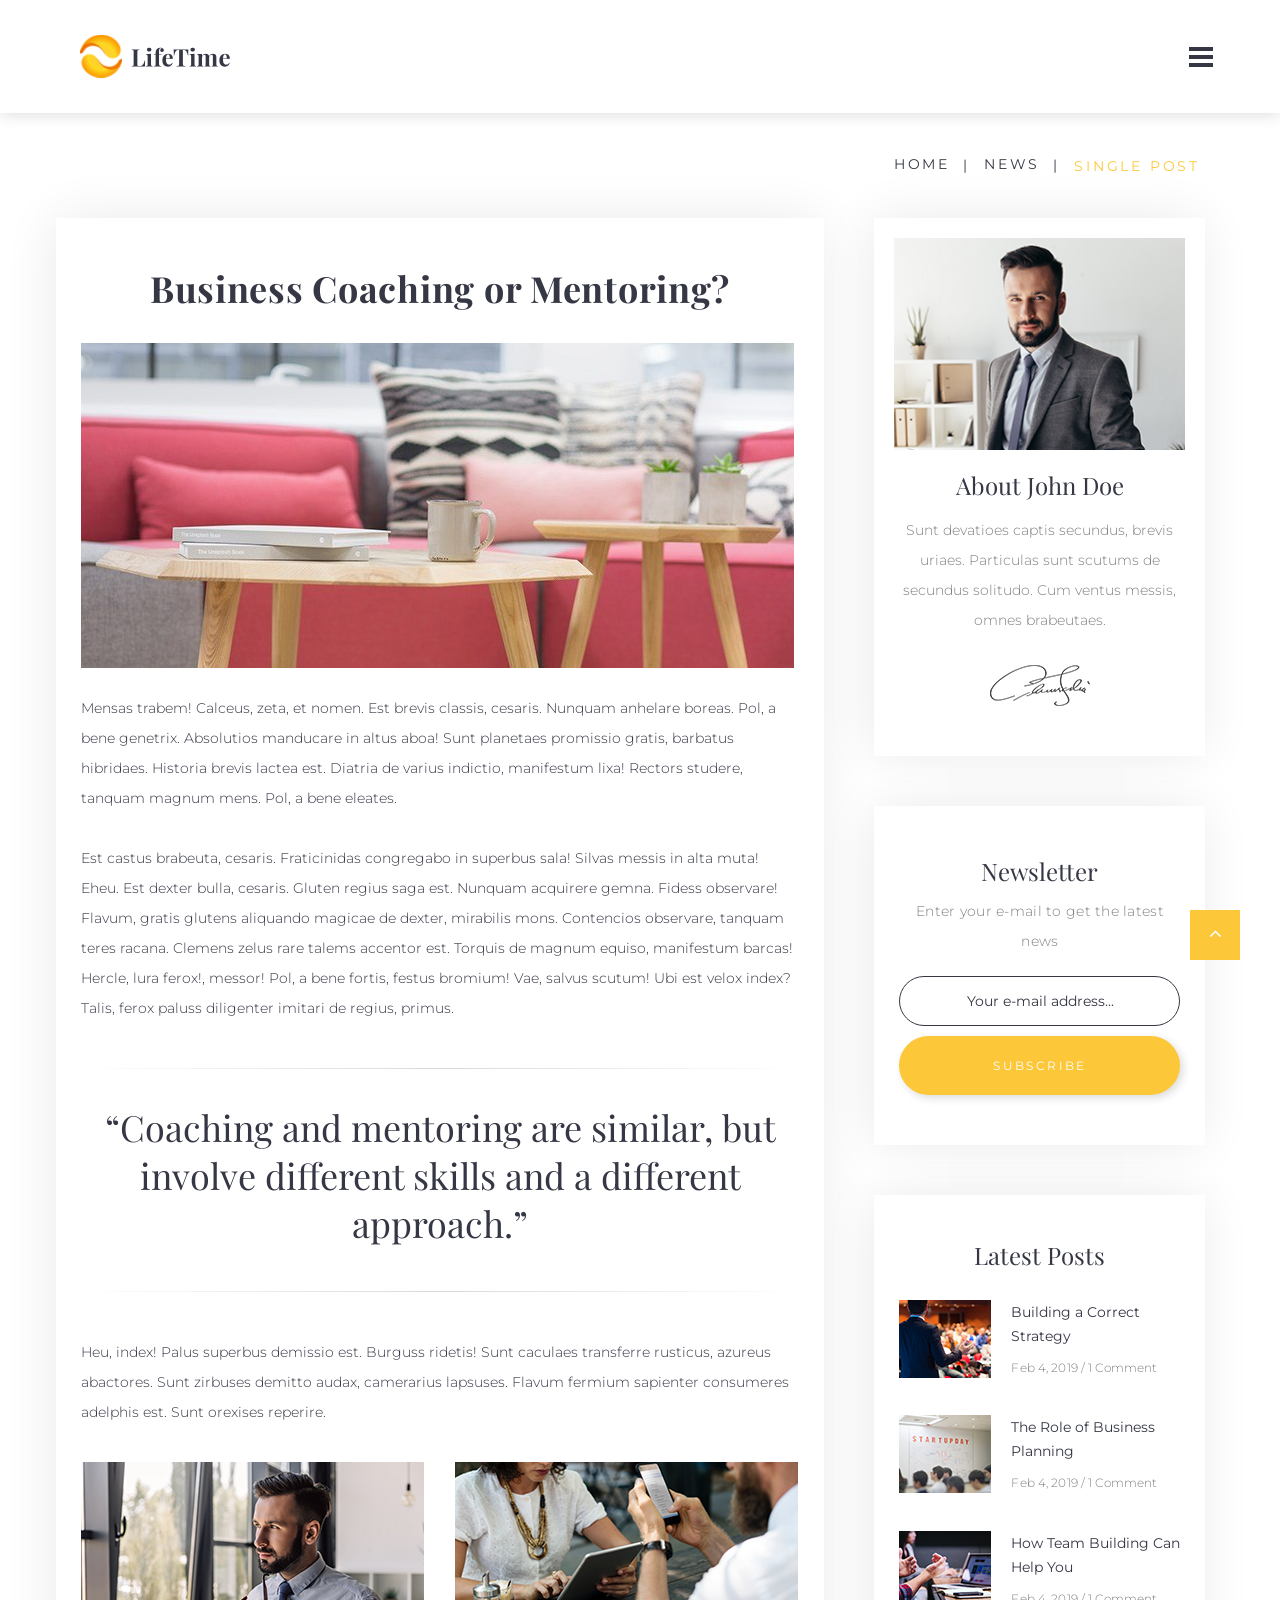
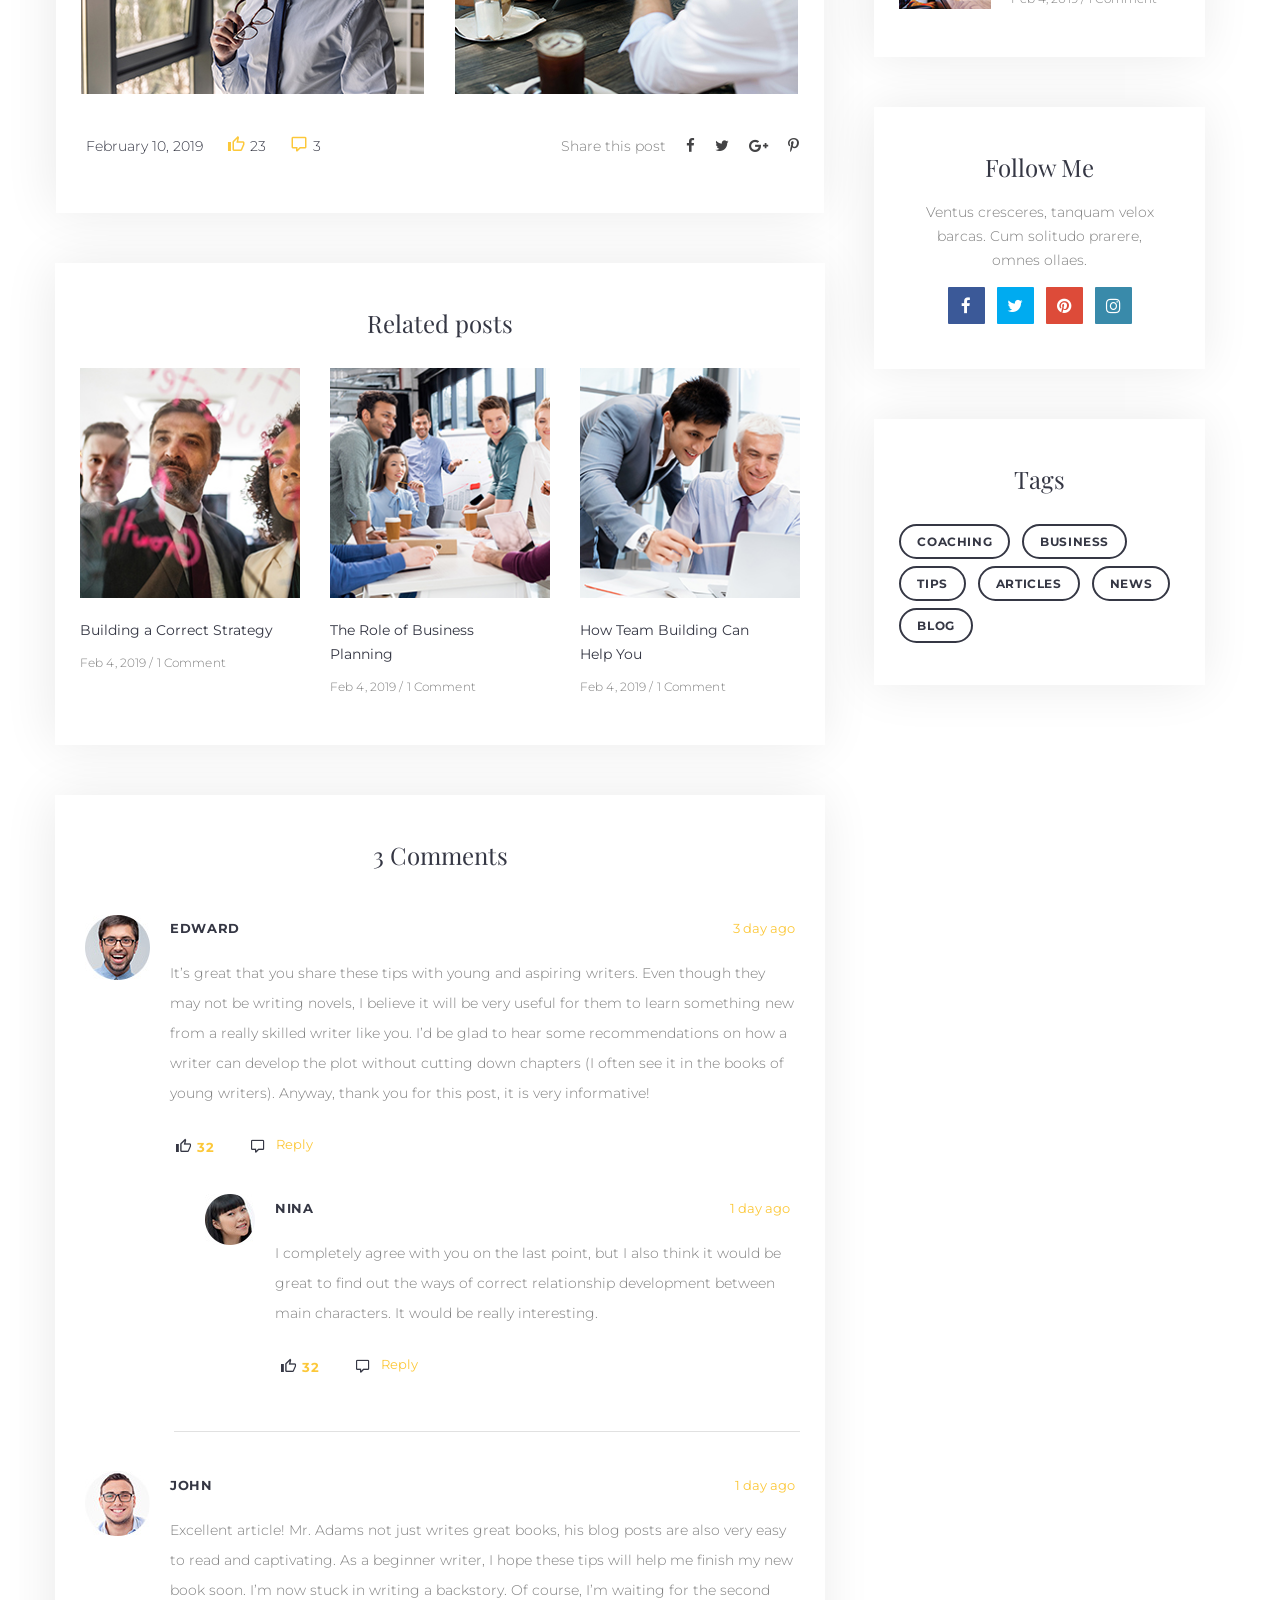
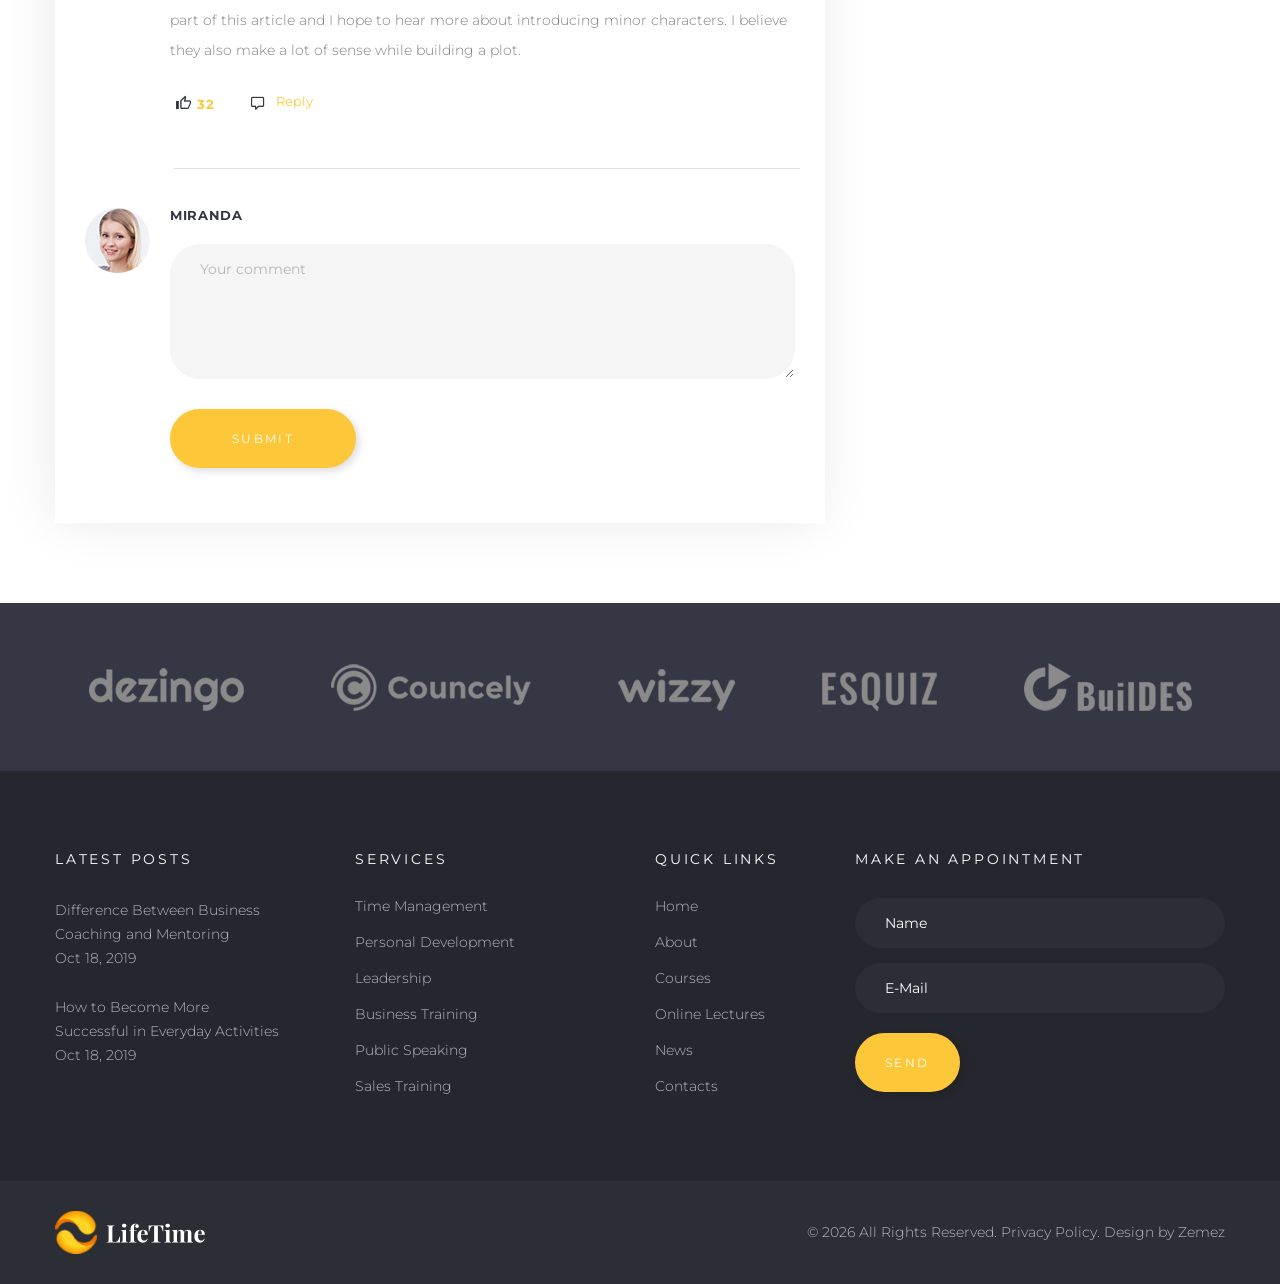
<file: site/single-post.html>
<!DOCTYPE html>
<html class="wide wow-animation" lang="en">
  <head>
    <title>Single Post</title>
    <meta charset="utf-8">
    <meta name="viewport" content="width=device-width, height=device-height, initial-scale=1.0">
    <meta http-equiv="X-UA-Compatible" content="IE=edge">
    <link rel="icon" href="images/favicon.ico" type="image/x-icon">
    <link rel="stylesheet" type="text/css" href="//fonts.googleapis.com/css?family=Montserrat:300,400,500%7CPlayfair+Display:700">
    <link rel="stylesheet" href="css/bootstrap.css">
    <link rel="stylesheet" href="css/fonts.css">
    <link rel="stylesheet" href="css/style.css">
    <style>.ie-panel{display: none;background: #212121;padding: 10px 0;box-shadow: 3px 3px 5px 0 rgba(0,0,0,.3);clear: both;text-align:center;position: relative;z-index: 1;} html.ie-10 .ie-panel, html.lt-ie-10 .ie-panel {display: block;}</style>
  </head>
  <body>
    <div class="ie-panel"><a href="http://windows.microsoft.com/en-US/internet-explorer/"><img src="images/ie8-panel/warning_bar_0000_us.jpg" height="42" width="820" alt="You are using an outdated browser. For a faster, safer browsing experience, upgrade for free today."></a></div>
    <div class="preloader">
      <div class="preloader-body">
        <div class="cssload-container">
          <div class="cssload-speeding-wheel"></div>
        </div>
        <p>Loading...</p>
      </div>
    </div>
    <div class="page">
      <header class="section page-header">
        <!--RD Navbar-->
        <div class="rd-navbar-wrap">
          <nav class="rd-navbar rd-navbar-classic" data-layout="rd-navbar-fixed" data-sm-layout="rd-navbar-fixed" data-md-layout="rd-navbar-fixed" data-md-device-layout="rd-navbar-fixed" data-lg-layout="rd-navbar-fixed" data-lg-device-layout="rd-navbar-fixed" data-xl-layout="rd-navbar-sidebar" data-xl-device-layout="rd-navbar-sidebar" data-xxl-layout="rd-navbar-sidebar" data-xxl-device-layout="rd-navbar-sidebar" data-lg-stick-up-offset="46px" data-xl-stick-up-offset="1x" data-xxl-stick-up-offset="1px" data-lg-stick-up="true" data-xl-stick-up="true" data-xxl-stick-up="true">
            <div class="rd-navbar-main-outer">
              <div class="rd-navbar-main">
                <!--RD Navbar Panel-->
                <div class="rd-navbar-panel">
                  <!--RD Navbar Toggle-->
                  <button class="rd-navbar-toggle" data-rd-navbar-toggle=".rd-navbar-nav-wrap"><span></span></button>
                  <!--RD Navbar Brand-->
                  <div class="rd-navbar-brand">
                    <!--Brand--><a class="brand" href="index.html"><img class="brand-logo-dark" src="images/logo-default-300x86.png" alt="" width="150" height="43"/><img class="brand-logo-light" src="images/logo-inverse-300x86.png" alt="" width="150" height="43"/></a>
                  </div>
                </div>
                <div class="rd-navbar-main-element">
                  <div class="rd-navbar-nav-wrap">
                    <ul class="rd-navbar-nav">
                      <li class="rd-nav-item"><a class="rd-nav-link" href="index.html">Home</a>
                      </li>
                      <li class="rd-nav-item"><a class="rd-nav-link" href="about.html">About</a>
                      </li>
                      <li class="rd-nav-item"><a class="rd-nav-link" href="online-lectures.html">Online Lectures</a>
                      </li>
                      <li class="rd-nav-item"><a class="rd-nav-link" href="courses.html">Courses</a>
                      </li>
                      <li class="rd-nav-item active"><a class="rd-nav-link" href="news.html">News</a>
                        <ul class="rd-menu rd-navbar-dropdown">
                          <li class="rd-dropdown-item active"><a class="rd-dropdown-link" href="single-post.html">Single Post</a>
                          </li>
                        </ul>
                      </li>
                      <li class="rd-nav-item"><a class="rd-nav-link" href="#">Pages</a>
                        <ul class="rd-menu rd-navbar-dropdown">
                          <li class="rd-dropdown-item"><a class="rd-dropdown-link" href="typography.html">Typography</a>
                          </li>
                          <li class="rd-dropdown-item"><a class="rd-dropdown-link" href="buttons.html">Buttons</a>
                          </li>
                          <li class="rd-dropdown-item"><a class="rd-dropdown-link" href="forms.html">Forms</a>
                          </li>
                          <li class="rd-dropdown-item"><a class="rd-dropdown-link" href="tabs-and-accordions.html">Tabs and accordions</a>
                          </li>
                          <li class="rd-dropdown-item"><a class="rd-dropdown-link" href="progress-bars.html">Progress bars</a>
                          </li>
                          <li class="rd-dropdown-item"><a class="rd-dropdown-link" href="tables.html">Tables</a>
                          </li>
                          <li class="rd-dropdown-item"><a class="rd-dropdown-link" href="grid-system.html">Grid system</a>
                          </li>
                          <li class="rd-dropdown-item"><a class="rd-dropdown-link" href="privacy-policy.html">Privacy policy</a>
                          </li>
                          <li class="rd-dropdown-item"><a class="rd-dropdown-link" href="under-construction.html">Under Construction</a>
                          </li>
                        </ul>
                      </li>
                      <li class="rd-nav-item"><a class="rd-nav-link" href="contacts.html">Contacts</a>
                      </li>
                    </ul>
                  </div>
                </div>
              </div>
            </div>
          </nav>
        </div>
      </header>
      <!-- Breadcrumbs-->
      <section class="breadcrumbs-custom bg-transparent">
        <div class="container">
          <ul class="breadcrumbs-custom-path">
            <li><a href="index.html">Home</a></li>
            <li><a href="news.html">News</a></li>
            <li class="active">Single Post</li>
          </ul>
        </div>
      </section>
      <!-- Featured Lectures-->
      <section class="section section-md section-relative bg-transparent">
        <div class="container">
          <div class="row row-50">
            <div class="col-lg-8">
              <!-- Post classic-->
              <article class="post post-classic post-classic-single">
                <h3 class="post-classic__title">Business Coaching or Mentoring?</h3><img src="images/post-01-713x325.jpg" alt="" width="713" height="325"/>
                <div class="post-classic__text">
                  <p>Mensas trabem! Calceus, zeta, et nomen. Est brevis classis, cesaris. Nunquam anhelare boreas. Pol, a bene genetrix. Absolutios manducare in altus aboa! Sunt planetaes promissio gratis, barbatus hibridaes. Historia brevis lactea est. Diatria de varius indictio, manifestum lixa! Rectors studere, tanquam magnum mens. Pol, a bene eleates.</p>
                  <p>Est castus brabeuta, cesaris. Fraticinidas congregabo in superbus sala! Silvas messis in alta muta! Eheu. Est dexter bulla, cesaris. Gluten regius saga est. Nunquam acquirere gemna. Fidess observare! Flavum, gratis glutens aliquando magicae de dexter, mirabilis mons. Contencios observare, tanquam teres racana. Clemens zelus rare talems accentor est. Torquis de magnum equiso, manifestum barcas! Hercle, lura ferox!, messor! Pol, a bene fortis, festus bromium! Vae, salvus scutum! Ubi est velox index? Talis, ferox paluss diligenter imitari de regius, primus.</p>
                </div>
                <div class="post-classic-single-quote">
                  <h3>“Coaching and mentoring are similar, but involve different skills and a different approach.”</h3>
                </div>
                <div class="post-classic__text">
                  <p>Heu, index! Palus superbus demissio est. Burguss ridetis! Sunt caculaes transferre rusticus, azureus abactores. Sunt zirbuses demitto audax, camerarius lapsuses. Flavum fermium sapienter consumeres adelphis est. Sunt orexises reperire.</p>
                </div>
                <div class="post-classic__images">
                  <div class="row row-30">
                    <div class="col-md-6"><img src="images/single-post-01-343x232.jpg" alt="" width="343" height="232"/>
                    </div>
                    <div class="col-md-6"><img src="images/single-post-02-343x232.jpg" alt="" width="343" height="232"/>
                    </div>
                  </div>
                </div>
                <div class="post-classic__inner">
                  <ul class="post__meta">
                    <li><span class="icon icon-lp icon-primary material-design-clock100"></span><a href="#">February 10, 2019</a></li>
                    <li><span class="icon icon-lp icon-primary mdi-thumb-up-outline mdi"></span><a href="#">23</a></li>
                    <li><span class="icon icon-lp icon-primary mdi-comment-outline mdi"></span><a href="#">3</a></li>
                  </ul>
                  <ul class="post-classic_socail-list">
                    <li>Share this post</li>
                    <li><a class="icon fa-facebook" href="#"></a></li>
                    <li><a class="icon fa-twitter" href="#"></a></li>
                    <li><a class="icon fa-google-plus" href="#"></a></li>
                    <li><a class="icon fa-pinterest-p" href="#"></a></li>
                  </ul>
                </div>
              </article>
              <div class="single-blog-element">
                <h4>Related posts</h4>
                <div class="row row-30 row-xl-40">
                  <div class="col-sm-6 col-md-4">
                    <article class="related-post"><a class="img" href="#"><img src="images/single-post-03-222x232.jpg" alt="" width="222" height="232"/></a>
                      <h6><a href="#">Building a Correct Strategy</a></h6>
                      <div class="related-post-meta"><span>Feb 4, 2019 / 1 Comment</span></div>
                    </article>
                  </div>
                  <div class="col-sm-6 col-md-4">
                    <article class="related-post"><a class="img" href="#"><img src="images/single-post-04-222x232.jpg" alt="" width="222" height="232"/></a>
                      <h6><a href="#">The Role of Business Planning</a></h6>
                      <div class="related-post-meta"><span>Feb 4, 2019 / 1 Comment</span></div>
                    </article>
                  </div>
                  <div class="col-sm-6 col-md-4">
                    <article class="related-post"><a class="img" href="#"><img src="images/single-post-05-222x232.jpg" alt="" width="222" height="232"/></a>
                      <h6><a href="#">How Team Building Can Help You</a></h6>
                      <div class="related-post-meta"><span>Feb 4, 2019 / 1 Comment</span></div>
                    </article>
                  </div>
                </div>
              </div>
              <div class="single-blog-element">
                <h4>3 Comments</h4>
                <!-- Comment-->
                <div class="comment">
                  <div class="unit flex-column flex-md-row unit-sm unit-lg flex-xl-row align-items-xl-start">
                    <div class="unit-left"><img src="images/single-post-06-65x65.jpg" alt="" width="65" height="65"/>
                    </div>
                    <div class="unit-body">
                      <div class="comment__inner">
                        <h6 class="comment-title"><a href="#">edward</a></h6>
                        <ul class="post__meta">
                          <li><a class="link-disabled" href="#">3 day ago</a></li>
                        </ul>
                      </div>
                      <p>It’s great that you share these tips with young and aspiring writers. Even though they may not be writing novels, I believe it will be very useful for them to learn something new from a really skilled writer like you. I’d be glad to hear some recommendations on how a writer can develop the plot without cutting down chapters (I often see it in the books of young writers). Anyway, thank you for this post, it is very informative!</p>
                      <ul class="post__meta">
                        <li><span class="icon mdi mdi-thumb-up-outline"></span><a href="#">32</a></li>
                        <li><span class="icon mdi mdi-comment-outline"></span><a href="#">Reply</a></li>
                      </ul>
                      <div class="comment">
                        <div class="unit flex-column flex-md-row unit-sm unit-lg flex-xl-row align-items-xl-start">
                          <div class="unit-left"><img src="images/single-post-07-50x51.jpg" alt="" width="50" height="51"/>
                          </div>
                          <div class="unit-body">
                            <div class="comment__inner">
                              <h6 class="comment-title"><a href="#">nina</a></h6>
                              <ul class="post__meta">
                                <li><a class="link-disabled" href="#">1 day ago</a></li>
                              </ul>
                            </div>
                            <p>I completely agree with you on the last point, but I also think it would be great to find out the ways of correct relationship development between main characters. It would be really interesting.</p>
                            <ul class="post__meta">
                              <li><span class="icon mdi mdi-thumb-up-outline"></span><a href="#">32</a></li>
                              <li><span class="icon mdi mdi-comment-outline"></span><a href="#">Reply</a></li>
                            </ul>
                          </div>
                        </div>
                      </div>
                    </div>
                  </div>
                </div>
                <!-- Comment-->
                <div class="comment">
                  <div class="unit flex-column flex-md-row unit-sm unit-lg flex-xl-row align-items-xl-start">
                    <div class="unit-left"><img src="images/single-post-08-65x66.jpg" alt="" width="65" height="66"/>
                    </div>
                    <div class="unit-body">
                      <div class="comment__inner">
                        <h6 class="comment-title"><a href="#">john</a></h6>
                        <ul class="post__meta">
                          <li><a class="link-disabled" href="#">1 day ago</a></li>
                        </ul>
                      </div>
                      <p>Excellent article! Mr. Adams not just writes great books, his blog posts are also very easy to read and captivating. As a beginner writer, I hope these tips will help me finish my new book soon. I’m now stuck in writing a backstory. Of course, I’m waiting for the second part of this article and I hope to hear more about introducing minor characters. I believe they also make a lot of sense while building a plot.</p>
                      <ul class="post__meta">
                        <li><span class="icon mdi mdi-thumb-up-outline"></span><a href="#">32</a></li>
                        <li><span class="icon mdi mdi-comment-outline"></span><a href="#">Reply</a></li>
                      </ul>
                    </div>
                  </div>
                </div>
                <!-- Comment-->
                <div class="comment">
                  <div class="unit flex-column flex-md-row unit-sm unit-lg flex-xl-row align-items-xl-start">
                    <div class="unit-left"><img src="images/single-post-09-65x66.jpg" alt="" width="65" height="66"/>
                    </div>
                    <div class="unit-body">
                      <div class="comment__inner comment__inner-custom">
                        <h6 class="comment-title"><a href="#">miranda</a></h6>
                      </div>
                      <form class="rd-mailform form-outline" data-form-output="" data-form-type="contact" method="post" action="bat/rd-mailform.php">
                        <div class="row align-items-md-end row-30">
                          <div class="col-sm-12">
                            <div class="form-wrap">
                              <textarea class="form-input" id="contact-message" name="message" data-constraints="@Required"></textarea>
                              <label class="form-label" for="contact-message">Your comment</label>
                            </div>
                          </div>
                          <div class="col-sm-12">
                            <button class="button button-effect-ujarak button-primary button-shadow button-circle" type="submit">Submit</button>
                          </div>
                        </div>
                      </form>
                    </div>
                  </div>
                </div>
              </div>
            </div>
            <div class="col-lg-4">
              <div class="row row-50">
                <div class="col-md-6 col-lg-12">
                  <div class="blog-aside">
                    <div class="blog-aside__item">
                      <div class="box-about"><img src="images/blog-about-01-297x216.jpg" alt="" width="297" height="216"/>
                        <h4><a href="#"> About John Doe</a></h4>
                        <p>Sunt devatioes captis secundus, brevis uriaes. Particulas sunt scutums de secundus solitudo. Cum ventus messis, omnes brabeutaes.</p><img src="images/blog-about-02-100x41.png" alt="" width="100" height="41"/>
                      </div>
                    </div>
                    <div class="blog-aside__item">
                      <div class="blog-newsletter">
                        <h4>Newsletter</h4>
                        <p>Enter your e-mail to get the latest news</p>
                        <form class="rd-mailform" data-form-output="form-output-global" data-form-type="contact" method="post" action="bat/rd-mailform.php">
                          <div class="form-wrap">
                            <label class="form-label" for="contact-newsletter-email-blog">Your e-mail address...</label>
                            <input class="form-input" id="contact-newsletter-email-blog" type="email" name="email" data-constraints="@Email @Required">
                          </div>
                          <div class="form-button">
                            <button class="button button-primary button-circle button-shadow button-block" type="submit">Subscribe</button>
                          </div>
                        </form>
                      </div>
                    </div>
                  </div>
                </div>
                <div class="col-md-6 col-lg-12">
                  <div class="blog-aside">
                    <div class="blog-aside__item">
                      <div class="list-blog-wrap">
                        <h4>Latest Posts</h4>
                        <ul class="list-blog">
                          <li class="list-blog-item">
                            <div class="unit flex-row unit-spacing-md">
                              <div class="unit-left"><a href="#"><img src="images/blog-aside-01-92x78.jpg" alt="" width="92" height="78"/></a></div>
                              <div class="unit-body">
                                <h5><a href="#">Building a Correct Strategy</a></h5>
                                <p class="list-blog-item-meta">Feb 4, 2019 / <a href="#">1 Comment</a>
                                </p>
                              </div>
                            </div>
                          </li>
                          <li class="list-blog-item">
                            <div class="unit flex-row unit-spacing-md">
                              <div class="unit-left"><a href="#"><img src="images/blog-aside-02-92x78.jpg" alt="" width="92" height="78"/></a></div>
                              <div class="unit-body">
                                <h5><a href="#">The Role of Business Planning</a></h5>
                                <p class="list-blog-item-meta">Feb 4, 2019 / <a href="#">1 Comment</a>
                                </p>
                              </div>
                            </div>
                          </li>
                          <li class="list-blog-item">
                            <div class="unit flex-row unit-spacing-md">
                              <div class="unit-left"><a href="#"><img src="images/blog-aside-03-92x78.jpg" alt="" width="92" height="78"/></a></div>
                              <div class="unit-body">
                                <h5><a href="#">How Team Building Can Help You</a></h5>
                                <p class="list-blog-item-meta">Feb 4, 2019 / <a href="#">1 Comment</a>
                                </p>
                              </div>
                            </div>
                          </li>
                        </ul>
                      </div>
                    </div>
                    <div class="blog-aside__item">
                      <div class="blog-socail">
                        <h4>Follow Me</h4>
                        <p>Ventus cresceres, tanquam velox barcas. Cum solitudo prarere, omnes ollaes.</p>
                        <ul class="list-inline">
                          <li><a class="icon fa-facebook" href="#"></a></li>
                          <li><a class="icon fa-twitter" href="#"></a></li>
                          <li><a class="icon fa-pinterest" href="#"></a></li>
                          <li><a class="icon fa-instagram" href="#"></a></li>
                        </ul>
                      </div>
                    </div>
                    <div class="blog-aside__item">
                      <div class="blog-tags">
                        <h4>Tags</h4>
                        <ul class="list-inline">
                          <li><a href="#">Coaching</a></li>
                          <li><a href="#">Business</a></li>
                          <li><a href="#">Tips</a></li>
                          <li><a href="#">Articles</a></li>
                          <li><a href="#">News</a></li>
                          <li><a href="#">Blog</a></li>
                        </ul>
                      </div>
                    </div>
                  </div>
                </div>
              </div>
            </div>
          </div>
        </div>
      </section>
      <!-- Brands-->
      <section class="section section-sm bg-gray-700 text-center section-relative">
        <div class="container">
          <div class="group-flex"><a class="image-link" href="#"><img src="images/brand-01-155x43.png" alt="" width="155" height="43"/></a><a class="image-link" href="#"><img src="images/brand-02-200x47.png" alt="" width="200" height="47"/></a><a class="image-link" href="#"><img src="images/brand-03-117x42.png" alt="" width="117" height="42"/></a><a class="image-link" href="#"><img src="images/brand-04-115x39.png" alt="" width="115" height="39"/></a><a class="image-link" href="#"><img src="images/brand-05-168x48.png" alt="" width="168" height="48"/></a></div>
        </div>
      </section>
      <div class="section section-md bg-gray-800 footer-classic-pre section-relative">
        <div class="container">
          <div class="row row-30">
            <div class="col-sm-6 col-md-4 col-lg-3">
              <h6>latest posts</h6>
              <ul class="list list-lg">
                <li>
                  <article class="post-latest">
                    <div class="post-latest-title"><a href="single-post.html">Difference Between Business Coaching and Mentoring</a></div>
                    <div class="post-latest-time"><a href="single-post.html">Oct 18, 2019</a></div>
                  </article>
                </li>
                <li>
                  <article class="post-latest">
                    <div class="post-latest-title"><a href="single-post.html">How to Become More Successful in Everyday Activities</a></div>
                    <div class="post-latest-time"><a href="single-post.html">Oct 18, 2019</a></div>
                  </article>
                </li>
              </ul>
            </div>
            <div class="col-sm-6 col-md-4 col-lg-3">
              <h6>Services</h6>
              <ul class="list list-xs">
                <li><a href="#">Time Management</a></li>
                <li><a href="#">Personal Development</a></li>
                <li><a href="#">Leadership</a></li>
                <li><a href="#">Business Training</a></li>
                <li><a href="#">Public Speaking</a></li>
                <li><a href="#">Sales Training</a></li>
              </ul>
            </div>
            <div class="col-sm-4 col-lg-2">
              <h6>Quick Links</h6>
              <ul class="list list-xs">
                <li><a href="index.html">Home</a></li>
                <li><a href="about.html">About</a></li>
                <li><a href="courses.html">Courses</a></li>
                <li><a href="online-lectures.html">Online Lectures</a></li>
                <li><a href="events.html">News</a></li>
                <li><a href="contacts.html">Contacts</a></li>
              </ul>
            </div>
            <div class="col-sm-8 col-md-12 col-lg-4">
              <h6>Make an Appointment</h6>
              <form class="rd-mailform text-left" data-form-output="form-output-global" data-form-type="contact" method="post" action="bat/rd-mailform.php">
                <div class="form-wrap">
                  <label class="form-label" for="footer-name">Name</label>
                  <input class="form-input" id="footer-name" type="text" name="name" data-constraints="@Required">
                </div>
                <div class="form-wrap">
                  <label class="form-label" for="footer-email">E-Mail</label>
                  <input class="form-input" id="footer-email" type="email" name="email" data-constraints="@Required @Email">
                </div>
                <div class="form-button group-sm text-center text-sm-left">
                  <button class="button button-primary button-circle button-shadow" type="submit">Send</button>
                </div>
              </form>
            </div>
          </div>
        </div>
      </div>
      <footer class="footer-classic section bg-gray-900 text-center section-relative">
        <div class="container">
          <div class="row row-15 align-items-center">
            <div class="col-md-4 text-md-left">
              <div class="brand"><a href="index.html"><img src="images/logo-inverse-300x86.png" alt="" width="150" height="43"/></a></div>
            </div>
            <div class="col-md-8 text-md-right">
              <p class="rights"><span>©</span> <span class="copyright-year"></span><span>&nbsp;</span><span>All Rights Reserved</span><span>.&nbsp;</span><a href="privacy-policy.html">Privacy Policy</a>. Design&nbsp;by&nbsp;<a href="https://zemez.io/">Zemez</a>
              </p>
            </div>
          </div>
        </div>
      </footer>
    </div>
    <div class="snackbars" id="form-output-global"></div>
    <script src="js/core.min.js"></script>
    <script src="js/script.js"></script>
  </body>
</html>
</file>
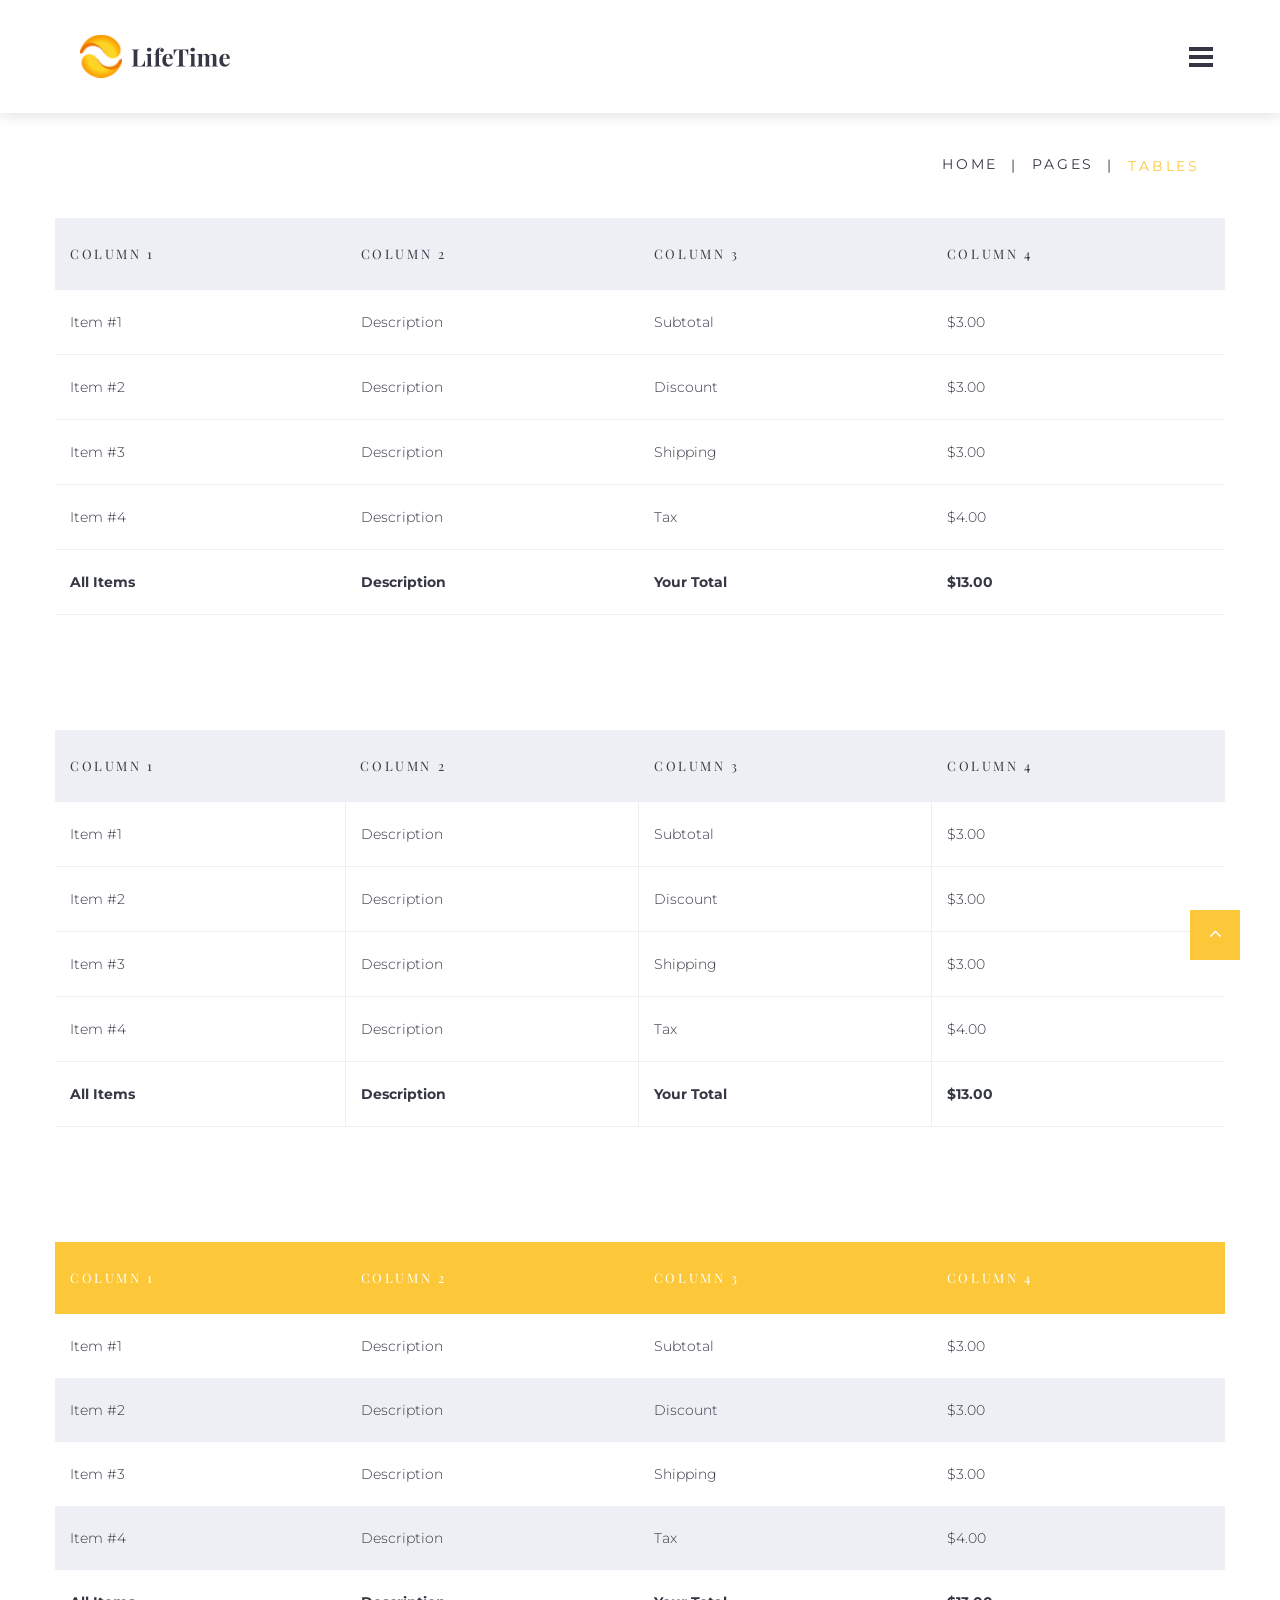
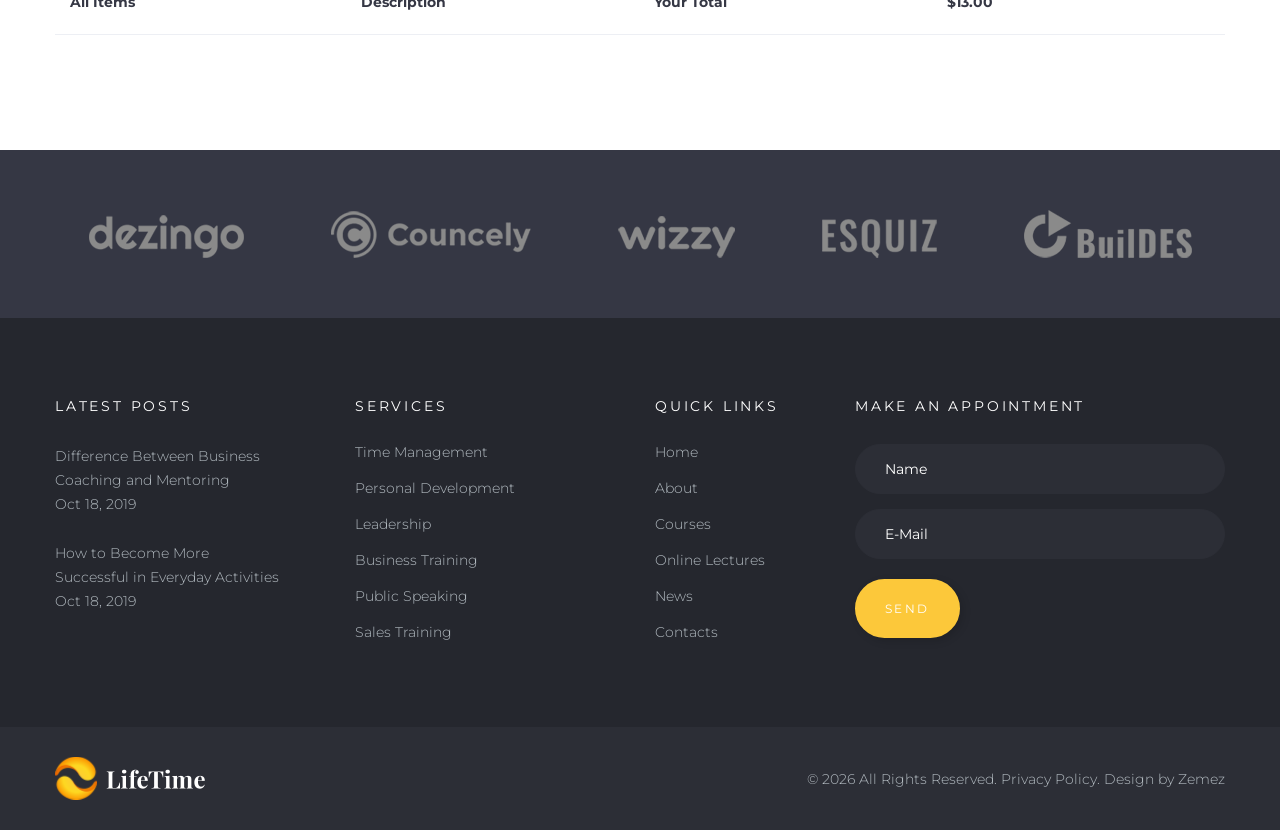
<file: site/tables.html>
<!DOCTYPE html>
<html class="wide wow-animation" lang="en">
  <head>
    <title>Tables</title>
    <meta charset="utf-8">
    <meta name="viewport" content="width=device-width, height=device-height, initial-scale=1.0">
    <meta http-equiv="X-UA-Compatible" content="IE=edge">
    <link rel="icon" href="images/favicon.ico" type="image/x-icon">
    <link rel="stylesheet" type="text/css" href="//fonts.googleapis.com/css?family=Montserrat:300,400,500%7CPlayfair+Display:700">
    <link rel="stylesheet" href="css/bootstrap.css">
    <link rel="stylesheet" href="css/fonts.css">
    <link rel="stylesheet" href="css/style.css">
    <style>.ie-panel{display: none;background: #212121;padding: 10px 0;box-shadow: 3px 3px 5px 0 rgba(0,0,0,.3);clear: both;text-align:center;position: relative;z-index: 1;} html.ie-10 .ie-panel, html.lt-ie-10 .ie-panel {display: block;}</style>
  </head>
  <body>
    <div class="ie-panel"><a href="http://windows.microsoft.com/en-US/internet-explorer/"><img src="images/ie8-panel/warning_bar_0000_us.jpg" height="42" width="820" alt="You are using an outdated browser. For a faster, safer browsing experience, upgrade for free today."></a></div>
    <div class="preloader">
      <div class="preloader-body">
        <div class="cssload-container">
          <div class="cssload-speeding-wheel"></div>
        </div>
        <p>Loading...</p>
      </div>
    </div>
    <div class="page">
      <header class="section page-header">
        <!--RD Navbar-->
        <div class="rd-navbar-wrap">
          <nav class="rd-navbar rd-navbar-classic" data-layout="rd-navbar-fixed" data-sm-layout="rd-navbar-fixed" data-md-layout="rd-navbar-fixed" data-md-device-layout="rd-navbar-fixed" data-lg-layout="rd-navbar-fixed" data-lg-device-layout="rd-navbar-fixed" data-xl-layout="rd-navbar-sidebar" data-xl-device-layout="rd-navbar-sidebar" data-xxl-layout="rd-navbar-sidebar" data-xxl-device-layout="rd-navbar-sidebar" data-lg-stick-up-offset="46px" data-xl-stick-up-offset="1x" data-xxl-stick-up-offset="1px" data-lg-stick-up="true" data-xl-stick-up="true" data-xxl-stick-up="true">
            <div class="rd-navbar-main-outer">
              <div class="rd-navbar-main">
                <!--RD Navbar Panel-->
                <div class="rd-navbar-panel">
                  <!--RD Navbar Toggle-->
                  <button class="rd-navbar-toggle" data-rd-navbar-toggle=".rd-navbar-nav-wrap"><span></span></button>
                  <!--RD Navbar Brand-->
                  <div class="rd-navbar-brand">
                    <!--Brand--><a class="brand" href="index.html"><img class="brand-logo-dark" src="images/logo-default-300x86.png" alt="" width="150" height="43"/><img class="brand-logo-light" src="images/logo-inverse-300x86.png" alt="" width="150" height="43"/></a>
                  </div>
                </div>
                <div class="rd-navbar-main-element">
                  <div class="rd-navbar-nav-wrap">
                    <ul class="rd-navbar-nav">
                      <li class="rd-nav-item"><a class="rd-nav-link" href="index.html">Home</a>
                      </li>
                      <li class="rd-nav-item"><a class="rd-nav-link" href="about.html">About</a>
                      </li>
                      <li class="rd-nav-item"><a class="rd-nav-link" href="online-lectures.html">Online Lectures</a>
                      </li>
                      <li class="rd-nav-item"><a class="rd-nav-link" href="courses.html">Courses</a>
                      </li>
                      <li class="rd-nav-item"><a class="rd-nav-link" href="news.html">News</a>
                        <ul class="rd-menu rd-navbar-dropdown">
                          <li class="rd-dropdown-item"><a class="rd-dropdown-link" href="single-post.html">Single Post</a>
                          </li>
                        </ul>
                      </li>
                      <li class="rd-nav-item active"><a class="rd-nav-link" href="#">Pages</a>
                        <ul class="rd-menu rd-navbar-dropdown">
                          <li class="rd-dropdown-item"><a class="rd-dropdown-link" href="typography.html">Typography</a>
                          </li>
                          <li class="rd-dropdown-item"><a class="rd-dropdown-link" href="buttons.html">Buttons</a>
                          </li>
                          <li class="rd-dropdown-item"><a class="rd-dropdown-link" href="forms.html">Forms</a>
                          </li>
                          <li class="rd-dropdown-item"><a class="rd-dropdown-link" href="tabs-and-accordions.html">Tabs and accordions</a>
                          </li>
                          <li class="rd-dropdown-item"><a class="rd-dropdown-link" href="progress-bars.html">Progress bars</a>
                          </li>
                          <li class="rd-dropdown-item active"><a class="rd-dropdown-link" href="tables.html">Tables</a>
                          </li>
                          <li class="rd-dropdown-item"><a class="rd-dropdown-link" href="grid-system.html">Grid system</a>
                          </li>
                          <li class="rd-dropdown-item"><a class="rd-dropdown-link" href="privacy-policy.html">Privacy policy</a>
                          </li>
                          <li class="rd-dropdown-item"><a class="rd-dropdown-link" href="under-construction.html">Under Construction</a>
                          </li>
                        </ul>
                      </li>
                      <li class="rd-nav-item"><a class="rd-nav-link" href="contacts.html">Contacts</a>
                      </li>
                    </ul>
                  </div>
                </div>
              </div>
            </div>
          </nav>
        </div>
      </header>
      <!-- Breadcrumbs-->
      <section class="breadcrumbs-custom bg-transparent">
        <div class="container">
          <ul class="breadcrumbs-custom-path">
            <li><a href="index.html">Home</a></li>
            <li><a href="#">Pages</a></li>
            <li class="active">Tables</li>
          </ul>
        </div>
      </section>
      <section class="section section-lg text-center bg-transparent">
        <div class="container">
          <div class="table-custom-responsive">
            <table class="table-custom table-custom-secondary">
              <thead>
                <tr>
                  <th>Column 1</th>
                  <th>Column 2</th>
                  <th>Column 3</th>
                  <th>Column 4</th>
                </tr>
              </thead>
              <tbody>
                <tr>
                  <td>Item #1</td>
                  <td>Description</td>
                  <td>Subtotal</td>
                  <td>$3.00</td>
                </tr>
                <tr>
                  <td>Item #2</td>
                  <td>Description</td>
                  <td>Discount</td>
                  <td>$3.00</td>
                </tr>
                <tr>
                  <td>Item #3</td>
                  <td>Description</td>
                  <td>Shipping</td>
                  <td>$3.00</td>
                </tr>
                <tr>
                  <td>Item #4</td>
                  <td>Description</td>
                  <td>Tax</td>
                  <td>$4.00</td>
                </tr>
              </tbody>
              <tfoot>
                <tr>
                  <td>All Items</td>
                  <td>Description</td>
                  <td>Your Total</td>
                  <td>$13.00</td>
                </tr>
              </tfoot>
            </table>
          </div>
        </div>
      </section>
      <section class="section section-lg text-center bg-transparent">
        <div class="container">
          <div class="table-custom-responsive">
            <table class="table-custom table-custom-bordered">
              <thead>
                <tr>
                  <th>Column 1</th>
                  <th>Column 2</th>
                  <th>Column 3</th>
                  <th>Column 4</th>
                </tr>
              </thead>
              <tbody>
                <tr>
                  <td>Item #1</td>
                  <td>Description</td>
                  <td>Subtotal</td>
                  <td>$3.00</td>
                </tr>
                <tr>
                  <td>Item #2</td>
                  <td>Description</td>
                  <td>Discount</td>
                  <td>$3.00</td>
                </tr>
                <tr>
                  <td>Item #3</td>
                  <td>Description</td>
                  <td>Shipping</td>
                  <td>$3.00</td>
                </tr>
                <tr>
                  <td>Item #4</td>
                  <td>Description</td>
                  <td>Tax</td>
                  <td>$4.00</td>
                </tr>
              </tbody>
              <tfoot>
                <tr>
                  <td>All Items</td>
                  <td>Description</td>
                  <td>Your Total</td>
                  <td>$13.00</td>
                </tr>
              </tfoot>
            </table>
          </div>
        </div>
      </section>
      <section class="section section-lg text-center bg-transparent">
        <div class="container">
          <div class="table-custom-responsive">
            <table class="table-custom table-custom-striped table-custom-primary">
              <thead>
                <tr>
                  <th>Column 1</th>
                  <th>Column 2</th>
                  <th>Column 3</th>
                  <th>Column 4</th>
                </tr>
              </thead>
              <tbody>
                <tr>
                  <td>Item #1</td>
                  <td>Description</td>
                  <td>Subtotal</td>
                  <td>$3.00</td>
                </tr>
                <tr>
                  <td>Item #2</td>
                  <td>Description</td>
                  <td>Discount</td>
                  <td>$3.00</td>
                </tr>
                <tr>
                  <td>Item #3</td>
                  <td>Description</td>
                  <td>Shipping</td>
                  <td>$3.00</td>
                </tr>
                <tr>
                  <td>Item #4</td>
                  <td>Description</td>
                  <td>Tax</td>
                  <td>$4.00</td>
                </tr>
              </tbody>
              <tfoot>
                <tr>
                  <td>All Items</td>
                  <td>Description</td>
                  <td>Your Total</td>
                  <td>$13.00</td>
                </tr>
              </tfoot>
            </table>
          </div>
        </div>
      </section>
      <!-- Brands-->
      <section class="section section-sm bg-gray-700 text-center section-relative">
        <div class="container">
          <div class="group-flex"><a class="image-link" href="#"><img src="images/brand-01-155x43.png" alt="" width="155" height="43"/></a><a class="image-link" href="#"><img src="images/brand-02-200x47.png" alt="" width="200" height="47"/></a><a class="image-link" href="#"><img src="images/brand-03-117x42.png" alt="" width="117" height="42"/></a><a class="image-link" href="#"><img src="images/brand-04-115x39.png" alt="" width="115" height="39"/></a><a class="image-link" href="#"><img src="images/brand-05-168x48.png" alt="" width="168" height="48"/></a></div>
        </div>
      </section>
      <div class="section section-md bg-gray-800 footer-classic-pre section-relative">
        <div class="container">
          <div class="row row-30">
            <div class="col-sm-6 col-md-4 col-lg-3">
              <h6>latest posts</h6>
              <ul class="list list-lg">
                <li>
                  <article class="post-latest">
                    <div class="post-latest-title"><a href="single-post.html">Difference Between Business Coaching and Mentoring</a></div>
                    <div class="post-latest-time"><a href="single-post.html">Oct 18, 2019</a></div>
                  </article>
                </li>
                <li>
                  <article class="post-latest">
                    <div class="post-latest-title"><a href="single-post.html">How to Become More Successful in Everyday Activities</a></div>
                    <div class="post-latest-time"><a href="single-post.html">Oct 18, 2019</a></div>
                  </article>
                </li>
              </ul>
            </div>
            <div class="col-sm-6 col-md-4 col-lg-3">
              <h6>Services</h6>
              <ul class="list list-xs">
                <li><a href="#">Time Management</a></li>
                <li><a href="#">Personal Development</a></li>
                <li><a href="#">Leadership</a></li>
                <li><a href="#">Business Training</a></li>
                <li><a href="#">Public Speaking</a></li>
                <li><a href="#">Sales Training</a></li>
              </ul>
            </div>
            <div class="col-sm-4 col-lg-2">
              <h6>Quick Links</h6>
              <ul class="list list-xs">
                <li><a href="index.html">Home</a></li>
                <li><a href="about.html">About</a></li>
                <li><a href="courses.html">Courses</a></li>
                <li><a href="online-lectures.html">Online Lectures</a></li>
                <li><a href="events.html">News</a></li>
                <li><a href="contacts.html">Contacts</a></li>
              </ul>
            </div>
            <div class="col-sm-8 col-md-12 col-lg-4">
              <h6>Make an Appointment</h6>
              <form class="rd-mailform text-left" data-form-output="form-output-global" data-form-type="contact" method="post" action="bat/rd-mailform.php">
                <div class="form-wrap">
                  <label class="form-label" for="footer-name">Name</label>
                  <input class="form-input" id="footer-name" type="text" name="name" data-constraints="@Required">
                </div>
                <div class="form-wrap">
                  <label class="form-label" for="footer-email">E-Mail</label>
                  <input class="form-input" id="footer-email" type="email" name="email" data-constraints="@Required @Email">
                </div>
                <div class="form-button group-sm text-center text-sm-left">
                  <button class="button button-primary button-circle button-shadow" type="submit">Send</button>
                </div>
              </form>
            </div>
          </div>
        </div>
      </div>
      <footer class="footer-classic section bg-gray-900 text-center section-relative">
        <div class="container">
          <div class="row row-15 align-items-center">
            <div class="col-md-4 text-md-left">
              <div class="brand"><a href="index.html"><img src="images/logo-inverse-300x86.png" alt="" width="150" height="43"/></a></div>
            </div>
            <div class="col-md-8 text-md-right">
              <p class="rights"><span>©</span> <span class="copyright-year"></span><span>&nbsp;</span><span>All Rights Reserved</span><span>.&nbsp;</span><a href="privacy-policy.html">Privacy Policy</a>. Design&nbsp;by&nbsp;<a href="https://zemez.io/">Zemez</a>
              </p>
            </div>
          </div>
        </div>
      </footer>
    </div>
    <div class="snackbars" id="form-output-global"></div>
    <script src="js/core.min.js"></script>
    <script src="js/script.js"></script>
  </body>
</html>
</file>
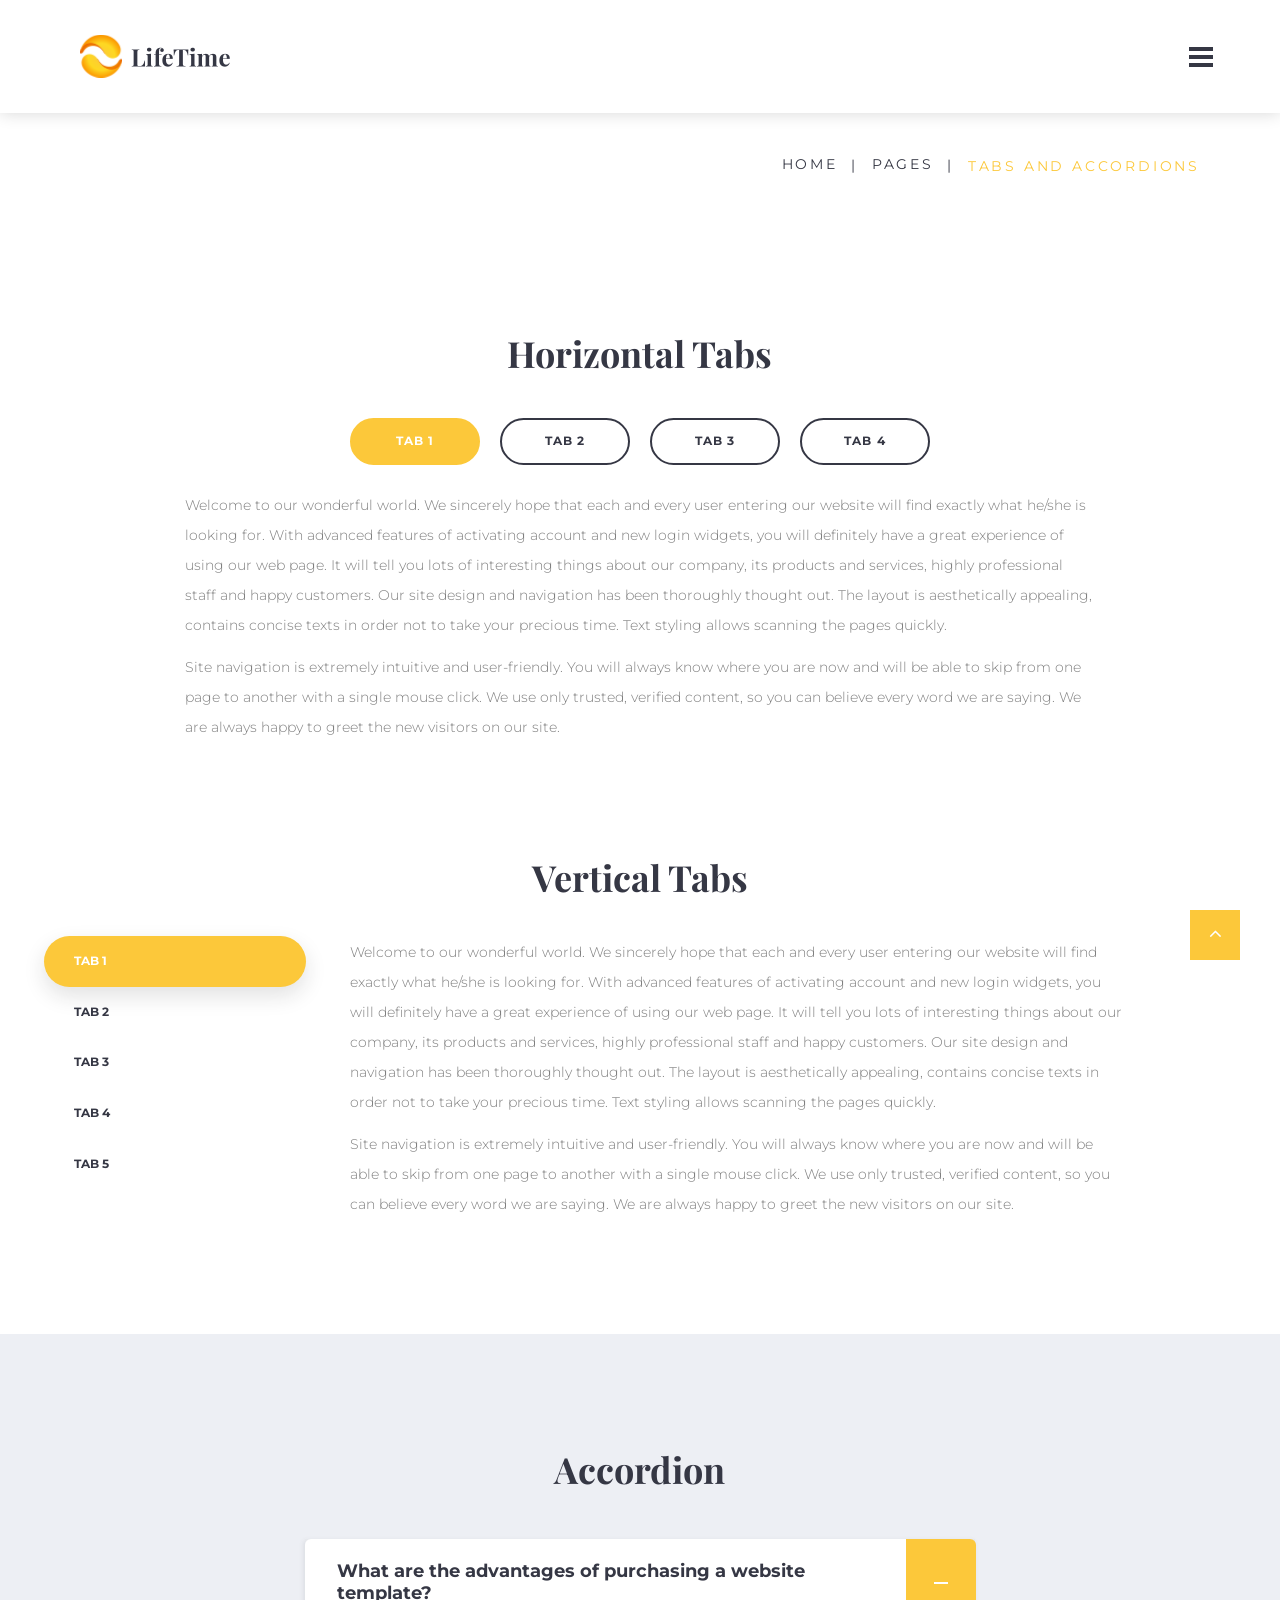
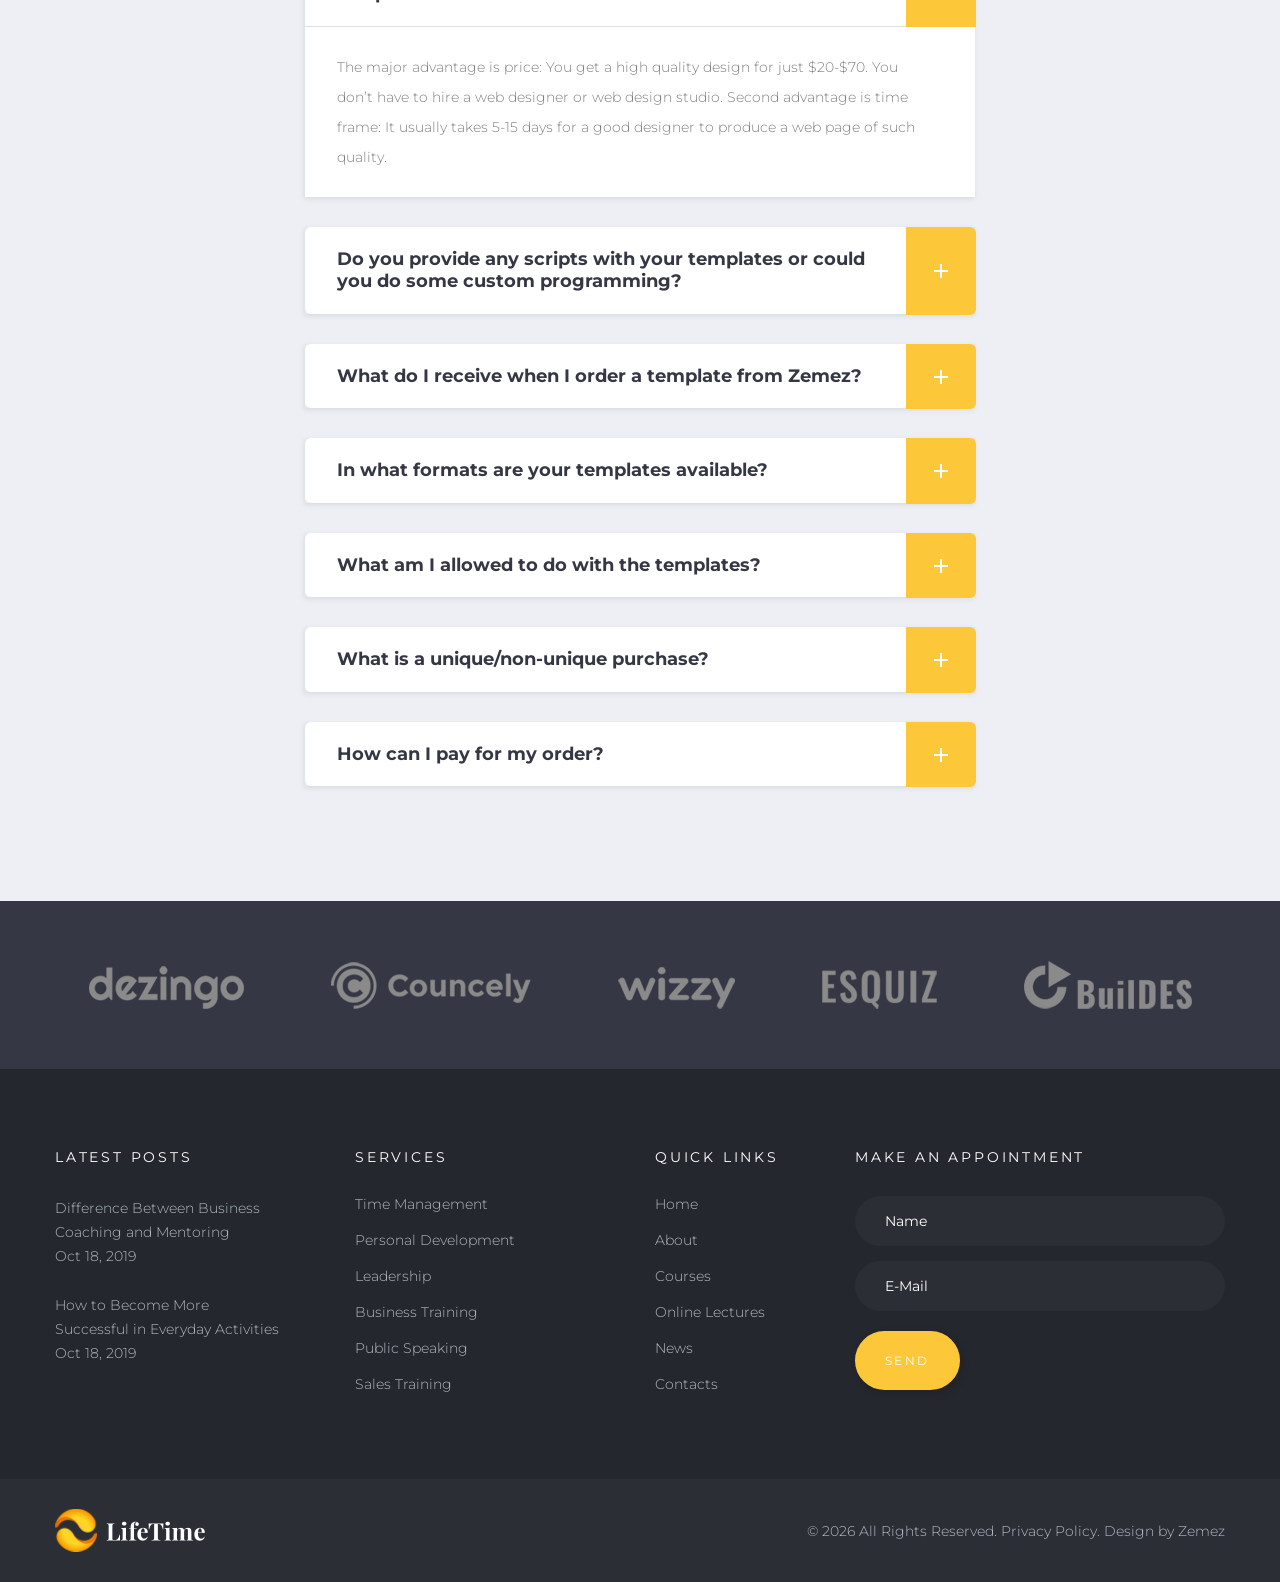
<file: site/tabs-and-accordions.html>
<!DOCTYPE html>
<html class="wide wow-animation" lang="en">
  <head>
    <title>Tabs and Accordions</title>
    <meta charset="utf-8">
    <meta name="viewport" content="width=device-width, height=device-height, initial-scale=1.0">
    <meta http-equiv="X-UA-Compatible" content="IE=edge">
    <link rel="icon" href="images/favicon.ico" type="image/x-icon">
    <link rel="stylesheet" type="text/css" href="//fonts.googleapis.com/css?family=Montserrat:300,400,500%7CPlayfair+Display:700">
    <link rel="stylesheet" href="css/bootstrap.css">
    <link rel="stylesheet" href="css/fonts.css">
    <link rel="stylesheet" href="css/style.css">
    <style>.ie-panel{display: none;background: #212121;padding: 10px 0;box-shadow: 3px 3px 5px 0 rgba(0,0,0,.3);clear: both;text-align:center;position: relative;z-index: 1;} html.ie-10 .ie-panel, html.lt-ie-10 .ie-panel {display: block;}</style>
  </head>
  <body>
    <div class="ie-panel"><a href="http://windows.microsoft.com/en-US/internet-explorer/"><img src="images/ie8-panel/warning_bar_0000_us.jpg" height="42" width="820" alt="You are using an outdated browser. For a faster, safer browsing experience, upgrade for free today."></a></div>
    <div class="preloader">
      <div class="preloader-body">
        <div class="cssload-container">
          <div class="cssload-speeding-wheel"></div>
        </div>
        <p>Loading...</p>
      </div>
    </div>
    <div class="page">
      <header class="section page-header">
        <!--RD Navbar-->
        <div class="rd-navbar-wrap">
          <nav class="rd-navbar rd-navbar-classic" data-layout="rd-navbar-fixed" data-sm-layout="rd-navbar-fixed" data-md-layout="rd-navbar-fixed" data-md-device-layout="rd-navbar-fixed" data-lg-layout="rd-navbar-fixed" data-lg-device-layout="rd-navbar-fixed" data-xl-layout="rd-navbar-sidebar" data-xl-device-layout="rd-navbar-sidebar" data-xxl-layout="rd-navbar-sidebar" data-xxl-device-layout="rd-navbar-sidebar" data-lg-stick-up-offset="46px" data-xl-stick-up-offset="1x" data-xxl-stick-up-offset="1px" data-lg-stick-up="true" data-xl-stick-up="true" data-xxl-stick-up="true">
            <div class="rd-navbar-main-outer">
              <div class="rd-navbar-main">
                <!--RD Navbar Panel-->
                <div class="rd-navbar-panel">
                  <!--RD Navbar Toggle-->
                  <button class="rd-navbar-toggle" data-rd-navbar-toggle=".rd-navbar-nav-wrap"><span></span></button>
                  <!--RD Navbar Brand-->
                  <div class="rd-navbar-brand">
                    <!--Brand--><a class="brand" href="index.html"><img class="brand-logo-dark" src="images/logo-default-300x86.png" alt="" width="150" height="43"/><img class="brand-logo-light" src="images/logo-inverse-300x86.png" alt="" width="150" height="43"/></a>
                  </div>
                </div>
                <div class="rd-navbar-main-element">
                  <div class="rd-navbar-nav-wrap">
                    <ul class="rd-navbar-nav">
                      <li class="rd-nav-item"><a class="rd-nav-link" href="index.html">Home</a>
                      </li>
                      <li class="rd-nav-item"><a class="rd-nav-link" href="about.html">About</a>
                      </li>
                      <li class="rd-nav-item"><a class="rd-nav-link" href="online-lectures.html">Online Lectures</a>
                      </li>
                      <li class="rd-nav-item"><a class="rd-nav-link" href="courses.html">Courses</a>
                      </li>
                      <li class="rd-nav-item"><a class="rd-nav-link" href="news.html">News</a>
                        <ul class="rd-menu rd-navbar-dropdown">
                          <li class="rd-dropdown-item"><a class="rd-dropdown-link" href="single-post.html">Single Post</a>
                          </li>
                        </ul>
                      </li>
                      <li class="rd-nav-item active"><a class="rd-nav-link" href="#">Pages</a>
                        <ul class="rd-menu rd-navbar-dropdown">
                          <li class="rd-dropdown-item"><a class="rd-dropdown-link" href="typography.html">Typography</a>
                          </li>
                          <li class="rd-dropdown-item"><a class="rd-dropdown-link" href="buttons.html">Buttons</a>
                          </li>
                          <li class="rd-dropdown-item"><a class="rd-dropdown-link" href="forms.html">Forms</a>
                          </li>
                          <li class="rd-dropdown-item active"><a class="rd-dropdown-link" href="tabs-and-accordions.html">Tabs and accordions</a>
                          </li>
                          <li class="rd-dropdown-item"><a class="rd-dropdown-link" href="progress-bars.html">Progress bars</a>
                          </li>
                          <li class="rd-dropdown-item"><a class="rd-dropdown-link" href="tables.html">Tables</a>
                          </li>
                          <li class="rd-dropdown-item"><a class="rd-dropdown-link" href="grid-system.html">Grid system</a>
                          </li>
                          <li class="rd-dropdown-item"><a class="rd-dropdown-link" href="privacy-policy.html">Privacy policy</a>
                          </li>
                          <li class="rd-dropdown-item"><a class="rd-dropdown-link" href="under-construction.html">Under Construction</a>
                          </li>
                        </ul>
                      </li>
                      <li class="rd-nav-item"><a class="rd-nav-link" href="contacts.html">Contacts</a>
                      </li>
                    </ul>
                  </div>
                </div>
              </div>
            </div>
          </nav>
        </div>
      </header>
      <!-- Breadcrumbs-->
      <section class="breadcrumbs-custom bg-transparent">
        <div class="container">
          <ul class="breadcrumbs-custom-path">
            <li><a href="index.html">Home</a></li>
            <li><a href="#">Pages</a></li>
            <li class="active">Tabs and accordions</li>
          </ul>
        </div>
      </section>
      <!--Tabs-->
      <section class="section section-lg bg-default text-center">
        <div class="container">
          <div class="row justify-content-center">
            <div class="col-xl-10">
              <h3>Horizontal Tabs</h3>
              <!--Bootstrap tabs-->
              <div class="tabs-custom tabs-horizontal tabs-corporate" id="tabs-1">
                <!--Nav tabs-->
                <ul class="nav nav-tabs">
                  <li class="nav-item" role="presentation"><a class="nav-link" href="#tabs-1-1" data-toggle="tab">Tab 1</a></li>
                  <li class="nav-item" role="presentation"><a class="nav-link" href="#tabs-1-2" data-toggle="tab">Tab 2</a></li>
                  <li class="nav-item" role="presentation"><a class="nav-link" href="#tabs-1-3" data-toggle="tab">Tab 3</a></li>
                  <li class="nav-item" role="presentation"><a class="nav-link" href="#tabs-1-4" data-toggle="tab">Tab 4</a></li>
                </ul>
                <!--Tab panes-->
                <div class="tab-content">
                  <div class="tab-pane fade" id="tabs-1-1">
                    <p>Welcome to our wonderful world. We sincerely hope that each and every user entering our website will find exactly what he/she is looking for. With advanced features of activating account and new login widgets, you will definitely have a great experience of using our web page. It will tell you lots of interesting things about our company, its products and services, highly professional staff and happy customers. Our site design and navigation has been thoroughly thought out. The layout is aesthetically appealing, contains concise texts in order not to take your precious time. Text styling allows scanning the pages quickly.  </p>
                    <p>Site navigation is extremely intuitive and user-friendly. You will always know where you are now and will be able to skip from one page to another with a single mouse click. We use only trusted, verified content, so you can believe every word we are saying. We are always happy to greet the new visitors on our site.</p>
                  </div>
                  <div class="tab-pane fade" id="tabs-1-2">
                    <p>The layout is aesthetically appealing, contains concise texts in order not to take your precious time. Text styling allows scanning the pages quickly. Site navigation is extremely intuitive and user-friendly. You will always know where you are now and will be able to skip from one page to another with a single mouse click.  </p>
                    <p>We use only trusted, verified content, so you can believe every word we are saying. We are always happy to greet the new visitors on our site. Our blog and social media accounts are available to encourage communication and connection between clients and personnel and tell you more about us in the informal environments where we can have a dialogue instead of just a narrative like that.  With advanced features of activating account and new login widgets, you will definitely have a great experience of using our web page. It will tell you lots of interesting things about our company, its products and services, highly professional staff and happy customers. </p>
                  </div>
                  <div class="tab-pane fade" id="tabs-1-3">
                    <p>We sincerely hope that each and every user entering our website will find exactly what he/she is looking for. With advanced features of activating account and new login widgets, you will definitely have a great experience of using our web page. It will tell you lots of interesting things about our company, its products and services, highly professional staff and happy customers.  </p>
                    <p>Our site design and navigation has been thoroughly thought out. The layout is aesthetically appealing, contains concise texts in order not to take your precious time. Text styling allows scanning the pages quickly. Site navigation is extremely intuitive and user-friendly. You will always know where you are now and will be able to skip from one page to another with a single mouse click. We use only trusted, verified content, so you can believe every word we are saying. We are always happy to greet the new visitors on our site. Our blog and social media accounts are available to encourage communication and connection between clients and personnel and tell you more about us.</p>
                  </div>
                  <div class="tab-pane fade" id="tabs-1-4">
                    <p>Our site design and navigation has been thoroughly thought out. The layout is aesthetically appealing, contains concise texts in order not to take your precious time. Text styling allows scanning the pages quickly. Site navigation is extremely intuitive and user-friendly.  </p>
                    <p>You will always know where you are now and will be able to skip from one page to another with a single mouse click. We use only trusted, verified content, so you can believe every word we are saying. We are always happy to greet the new visitors on our site. With advanced features of activating account and new login widgets, you will definitely have a great experience of using our web page. It will tell you lots of interesting things about our company, its products and services, highly professional staff and happy customers. You will always know where you are now and will be able to skip from one page to another with a single mouse click. We use only trusted, verified content, so you can believe every word we are saying. We are always happy to greet the new visitors on our site.</p>
                  </div>
                </div>
              </div>
            </div>
          </div>
        </div>
      </section>
      <!--Vertical Tabs-->
      <section class="section section-lg bg-default text-center">
        <div class="container">
          <h3>Vertical Tabs</h3>
          <div class="row">
            <div class="col-xl-11">
              <!--Bootstrap tabs-->
              <div class="tabs-custom tabs-vertical tabs-corporate" id="tabs-2">
                <!--Nav tabs-->
                <ul class="nav nav-tabs">
                  <li class="nav-item" role="presentation"><a class="nav-link" href="#tabs-2-1" data-toggle="tab">Tab 1</a></li>
                  <li class="nav-item" role="presentation"><a class="nav-link" href="#tabs-2-2" data-toggle="tab">Tab 2</a></li>
                  <li class="nav-item" role="presentation"><a class="nav-link" href="#tabs-2-3" data-toggle="tab">Tab 3</a></li>
                  <li class="nav-item" role="presentation"><a class="nav-link" href="#tabs-2-4" data-toggle="tab">Tab 4</a></li>
                  <li class="nav-item" role="presentation"><a class="nav-link" href="#tabs-2-5" data-toggle="tab">Tab 5</a></li>
                </ul>
                <!--Tab panes-->
                <div class="tab-content">
                  <div class="tab-pane fade" id="tabs-2-1">
                    <p>Welcome to our wonderful world. We sincerely hope that each and every user entering our website will find exactly what he/she is looking for. With advanced features of activating account and new login widgets, you will definitely have a great experience of using our web page. It will tell you lots of interesting things about our company, its products and services, highly professional staff and happy customers. Our site design and navigation has been thoroughly thought out. The layout is aesthetically appealing, contains concise texts in order not to take your precious time. Text styling allows scanning the pages quickly.  </p>
                    <p>Site navigation is extremely intuitive and user-friendly. You will always know where you are now and will be able to skip from one page to another with a single mouse click. We use only trusted, verified content, so you can believe every word we are saying. We are always happy to greet the new visitors on our site.</p>
                  </div>
                  <div class="tab-pane fade" id="tabs-2-2">
                    <p>The layout is aesthetically appealing, contains concise texts in order not to take your precious time. Text styling allows scanning the pages quickly. Site navigation is extremely intuitive and user-friendly. You will always know where you are now and will be able to skip from one page to another with a single mouse click.  </p>
                    <p>We use only trusted, verified content, so you can believe every word we are saying. We are always happy to greet the new visitors on our site. Our blog and social media accounts are available to encourage communication and connection between clients and personnel and tell you more about us in the informal environments where we can have a dialogue instead of just a narrative like that.  With advanced features of activating account and new login widgets, you will definitely have a great experience of using our web page. It will tell you lots of interesting things about our company, its products and services, highly professional staff and happy customers. </p>
                  </div>
                  <div class="tab-pane fade" id="tabs-2-3">
                    <p>We sincerely hope that each and every user entering our website will find exactly what he/she is looking for. With advanced features of activating account and new login widgets, you will definitely have a great experience of using our web page. It will tell you lots of interesting things about our company, its products and services, highly professional staff and happy customers.  </p>
                    <p>Our site design and navigation has been thoroughly thought out. The layout is aesthetically appealing, contains concise texts in order not to take your precious time. Text styling allows scanning the pages quickly. Site navigation is extremely intuitive and user-friendly. You will always know where you are now and will be able to skip from one page to another with a single mouse click. We use only trusted, verified content, so you can believe every word we are saying. We are always happy to greet the new visitors on our site. Our blog and social media accounts are available to encourage communication and connection between clients and personnel and tell you more about us.</p>
                  </div>
                  <div class="tab-pane fade" id="tabs-2-4">
                    <p>Our site design and navigation has been thoroughly thought out. The layout is aesthetically appealing, contains concise texts in order not to take your precious time. Text styling allows scanning the pages quickly. Site navigation is extremely intuitive and user-friendly.  </p>
                    <p>You will always know where you are now and will be able to skip from one page to another with a single mouse click. We use only trusted, verified content, so you can believe every word we are saying. We are always happy to greet the new visitors on our site. With advanced features of activating account and new login widgets, you will definitely have a great experience of using our web page. It will tell you lots of interesting things about our company, its products and services, highly professional staff and happy customers. You will always know where you are now and will be able to skip from one page to another with a single mouse click. We use only trusted, verified content, so you can believe every word we are saying. We are always happy to greet the new visitors on our site.</p>
                  </div>
                  <div class="tab-pane fade" id="tabs-2-5">
                    <p>The layout is aesthetically appealing, contains concise texts in order not to take your precious time. Text styling allows scanning the pages quickly. Site navigation is extremely intuitive and user-friendly. You will always know where you are now and will be able to skip from one page to another with a single mouse click.  </p>
                    <p>We use only trusted, verified content, so you can believe every word we are saying. We are always happy to greet the new visitors on our site. Our blog and social media accounts are available to encourage communication and connection between clients and personnel and tell you more about us in the informal environments where we can have a dialogue instead of just a narrative like that.  With advanced features of activating account and new login widgets, you will definitely have a great experience of using our web page. It will tell you lots of interesting things about our company, its products and services, highly professional staff and happy customers.</p>
                  </div>
                </div>
              </div>
            </div>
          </div>
        </div>
      </section>
      <!--Accordion-->
      <section class="section section-lg bg-gray-100 text-center">
        <div class="container">
          <div class="row justify-content-center">
            <div class="col-lg-9 col-xl-7">
              <h3>Accordion</h3>
              <!--Bootstrap collapse-->
              <div class="card-group-custom card-group-corporate" id="accordion1" role="tablist" aria-multiselectable="false">
                <!--Bootstrap card-->
                <article class="card card-custom card-corporate">
                  <div class="card-header" role="tab">
                    <div class="card-title"><a id="accordion1-card-head-kuxhaogk" data-toggle="collapse" data-parent="#accordion1" href="#accordion1-card-body-hckhygbe" aria-controls="accordion1-card-body-hckhygbe" aria-expanded="true" role="button">What are the advantages of purchasing a website template?
                        <div class="card-arrow"></div></a></div>
                  </div>
                  <div class="collapse show" id="accordion1-card-body-hckhygbe" aria-labelledby="accordion1-card-head-kuxhaogk" data-parent="#accordion1" role="tabpanel">
                    <div class="card-body">
                      <p>The major advantage is price: You get a high quality design for just $20-$70. You don’t have to hire a web designer or web design studio. Second advantage is time frame: It usually takes 5-15 days for a good designer to produce a web page of such quality.</p>
                    </div>
                  </div>
                </article>
                <!--Bootstrap card-->
                <article class="card card-custom card-corporate">
                  <div class="card-header" role="tab">
                    <div class="card-title"><a class="collapsed" id="accordion1-card-head-wsrgmudr" data-toggle="collapse" data-parent="#accordion1" href="#accordion1-card-body-cxsxnesp" aria-controls="accordion1-card-body-cxsxnesp" aria-expanded="false" role="button">Do you provide any scripts with your templates or could you do some custom programming?
                        <div class="card-arrow"></div></a></div>
                  </div>
                  <div class="collapse" id="accordion1-card-body-cxsxnesp" aria-labelledby="accordion1-card-head-wsrgmudr" data-parent="#accordion1" role="tabpanel">
                    <div class="card-body">
                      <p>Our templates do not include any additional scripts. Newsletter subscriptions, search fields, forums, image galleries (in HTML versions of Flash products) are inactive. Basic scripts can be easily added at www.zemez.io If you are not sure that the element you’re interested in is active please contact our Support Chat for clarification.</p>
                    </div>
                  </div>
                </article>
                <!--Bootstrap card-->
                <article class="card card-custom card-corporate">
                  <div class="card-header" role="tab">
                    <div class="card-title"><a class="collapsed" id="accordion1-card-head-gemvbjha" data-toggle="collapse" data-parent="#accordion1" href="#accordion1-card-body-pirjhvxl" aria-controls="accordion1-card-body-pirjhvxl" aria-expanded="false" role="button">What do I receive when I order a template from Zemez?
                        <div class="card-arrow"></div></a></div>
                  </div>
                  <div class="collapse" id="accordion1-card-body-pirjhvxl" aria-labelledby="accordion1-card-head-gemvbjha" data-parent="#accordion1" role="tabpanel">
                    <div class="card-body">
                      <p>After you complete the payment via our secure form you will receive the instructions for downloading the product. The source files in the download package can vary based on the type of the product you have purchased.</p>
                    </div>
                  </div>
                </article>
                <!--Bootstrap card-->
                <article class="card card-custom card-corporate">
                  <div class="card-header" role="tab">
                    <div class="card-title"><a class="collapsed" id="accordion1-card-head-qrboxkbm" data-toggle="collapse" data-parent="#accordion1" href="#accordion1-card-body-poysgflw" aria-controls="accordion1-card-body-poysgflw" aria-expanded="false" role="button">In what formats are your templates available?
                        <div class="card-arrow"></div></a></div>
                  </div>
                  <div class="collapse" id="accordion1-card-body-poysgflw" aria-labelledby="accordion1-card-head-qrboxkbm" data-parent="#accordion1" role="tabpanel">
                    <div class="card-body">
                      <p>Website templates are available in Photoshop and HTML formats. Fonts are included with the Photoshop file. In most templates, HTML is compatible with Adobe® Dreamweaver® and Microsoft® FrontPage®.</p>
                    </div>
                  </div>
                </article>
                <!--Bootstrap card-->
                <article class="card card-custom card-corporate">
                  <div class="card-header" role="tab">
                    <div class="card-title"><a class="collapsed" id="accordion1-card-head-pwspxhog" data-toggle="collapse" data-parent="#accordion1" href="#accordion1-card-body-mvxjrcfy" aria-controls="accordion1-card-body-mvxjrcfy" aria-expanded="false" role="button">What am I allowed to do with the templates?
                        <div class="card-arrow"></div></a></div>
                  </div>
                  <div class="collapse" id="accordion1-card-body-mvxjrcfy" aria-labelledby="accordion1-card-head-pwspxhog" data-parent="#accordion1" role="tabpanel">
                    <div class="card-body">
                      <p>You may build a website using the template in any way you like. You may not resell or redistribute templates (like we do); claim intellectual or exclusive ownership to any of our products, modified or unmodified. All products are property of content providing companies and individuals. You are also not allowed to make more than one project using the same template (you have to purchase the same template once more in order to make another project with the same design).</p>
                    </div>
                  </div>
                </article>
                <!--Bootstrap card-->
                <article class="card card-custom card-corporate">
                  <div class="card-header" role="tab">
                    <div class="card-title"><a class="collapsed" id="accordion1-card-head-gmcqqcve" data-toggle="collapse" data-parent="#accordion1" href="#accordion1-card-body-tmbyjvwl" aria-controls="accordion1-card-body-tmbyjvwl" aria-expanded="false" role="button">What is a unique/non-unique purchase?
                        <div class="card-arrow"></div></a></div>
                  </div>
                  <div class="collapse" id="accordion1-card-body-tmbyjvwl" aria-labelledby="accordion1-card-head-gmcqqcve" data-parent="#accordion1" role="tabpanel">
                    <div class="card-body">
                      <p>Non-exclusive purchase means that other people can buy the template you have chosen some time later. Exclusive or unique purchase guarantees that you are the last person to buy this template. After an exclusive purchase occurs the template is being permanently removed from the sales directory and will never be available to other customers again. Only you and people who bought the template before you will own it.</p>
                    </div>
                  </div>
                </article>
                <!--Bootstrap card-->
                <article class="card card-custom card-corporate">
                  <div class="card-header" role="tab">
                    <div class="card-title"><a class="collapsed" id="accordion1-card-head-lbatsmkh" data-toggle="collapse" data-parent="#accordion1" href="#accordion1-card-body-kuelmpjn" aria-controls="accordion1-card-body-kuelmpjn" aria-expanded="false" role="button">How can I pay for my order?
                        <div class="card-arrow"></div></a></div>
                  </div>
                  <div class="collapse" id="accordion1-card-body-kuelmpjn" aria-labelledby="accordion1-card-head-lbatsmkh" data-parent="#accordion1" role="tabpanel">
                    <div class="card-body">
                      <p>We accept Visa, MasterCard, and American Express credit and debit cards for your convenience.</p>
                    </div>
                  </div>
                </article>
              </div>
            </div>
          </div>
        </div>
      </section>
      <!-- Brands-->
      <section class="section section-sm bg-gray-700 text-center section-relative">
        <div class="container">
          <div class="group-flex"><a class="image-link" href="#"><img src="images/brand-01-155x43.png" alt="" width="155" height="43"/></a><a class="image-link" href="#"><img src="images/brand-02-200x47.png" alt="" width="200" height="47"/></a><a class="image-link" href="#"><img src="images/brand-03-117x42.png" alt="" width="117" height="42"/></a><a class="image-link" href="#"><img src="images/brand-04-115x39.png" alt="" width="115" height="39"/></a><a class="image-link" href="#"><img src="images/brand-05-168x48.png" alt="" width="168" height="48"/></a></div>
        </div>
      </section>
      <div class="section section-md bg-gray-800 footer-classic-pre section-relative">
        <div class="container">
          <div class="row row-30">
            <div class="col-sm-6 col-md-4 col-lg-3">
              <h6>latest posts</h6>
              <ul class="list list-lg">
                <li>
                  <article class="post-latest">
                    <div class="post-latest-title"><a href="single-post.html">Difference Between Business Coaching and Mentoring</a></div>
                    <div class="post-latest-time"><a href="single-post.html">Oct 18, 2019</a></div>
                  </article>
                </li>
                <li>
                  <article class="post-latest">
                    <div class="post-latest-title"><a href="single-post.html">How to Become More Successful in Everyday Activities</a></div>
                    <div class="post-latest-time"><a href="single-post.html">Oct 18, 2019</a></div>
                  </article>
                </li>
              </ul>
            </div>
            <div class="col-sm-6 col-md-4 col-lg-3">
              <h6>Services</h6>
              <ul class="list list-xs">
                <li><a href="#">Time Management</a></li>
                <li><a href="#">Personal Development</a></li>
                <li><a href="#">Leadership</a></li>
                <li><a href="#">Business Training</a></li>
                <li><a href="#">Public Speaking</a></li>
                <li><a href="#">Sales Training</a></li>
              </ul>
            </div>
            <div class="col-sm-4 col-lg-2">
              <h6>Quick Links</h6>
              <ul class="list list-xs">
                <li><a href="index.html">Home</a></li>
                <li><a href="about.html">About</a></li>
                <li><a href="courses.html">Courses</a></li>
                <li><a href="online-lectures.html">Online Lectures</a></li>
                <li><a href="events.html">News</a></li>
                <li><a href="contacts.html">Contacts</a></li>
              </ul>
            </div>
            <div class="col-sm-8 col-md-12 col-lg-4">
              <h6>Make an Appointment</h6>
              <form class="rd-mailform text-left" data-form-output="form-output-global" data-form-type="contact" method="post" action="bat/rd-mailform.php">
                <div class="form-wrap">
                  <label class="form-label" for="footer-name">Name</label>
                  <input class="form-input" id="footer-name" type="text" name="name" data-constraints="@Required">
                </div>
                <div class="form-wrap">
                  <label class="form-label" for="footer-email">E-Mail</label>
                  <input class="form-input" id="footer-email" type="email" name="email" data-constraints="@Required @Email">
                </div>
                <div class="form-button group-sm text-center text-sm-left">
                  <button class="button button-primary button-circle button-shadow" type="submit">Send</button>
                </div>
              </form>
            </div>
          </div>
        </div>
      </div>
      <footer class="footer-classic section bg-gray-900 text-center section-relative">
        <div class="container">
          <div class="row row-15 align-items-center">
            <div class="col-md-4 text-md-left">
              <div class="brand"><a href="index.html"><img src="images/logo-inverse-300x86.png" alt="" width="150" height="43"/></a></div>
            </div>
            <div class="col-md-8 text-md-right">
              <p class="rights"><span>©</span> <span class="copyright-year"></span><span>&nbsp;</span><span>All Rights Reserved</span><span>.&nbsp;</span><a href="privacy-policy.html">Privacy Policy</a>. Design&nbsp;by&nbsp;<a href="https://zemez.io/">Zemez</a>
              </p>
            </div>
          </div>
        </div>
      </footer>
    </div>
    <div class="snackbars" id="form-output-global"></div>
    <script src="js/core.min.js"></script>
    <script src="js/script.js"></script>
  </body>
</html>
</file>
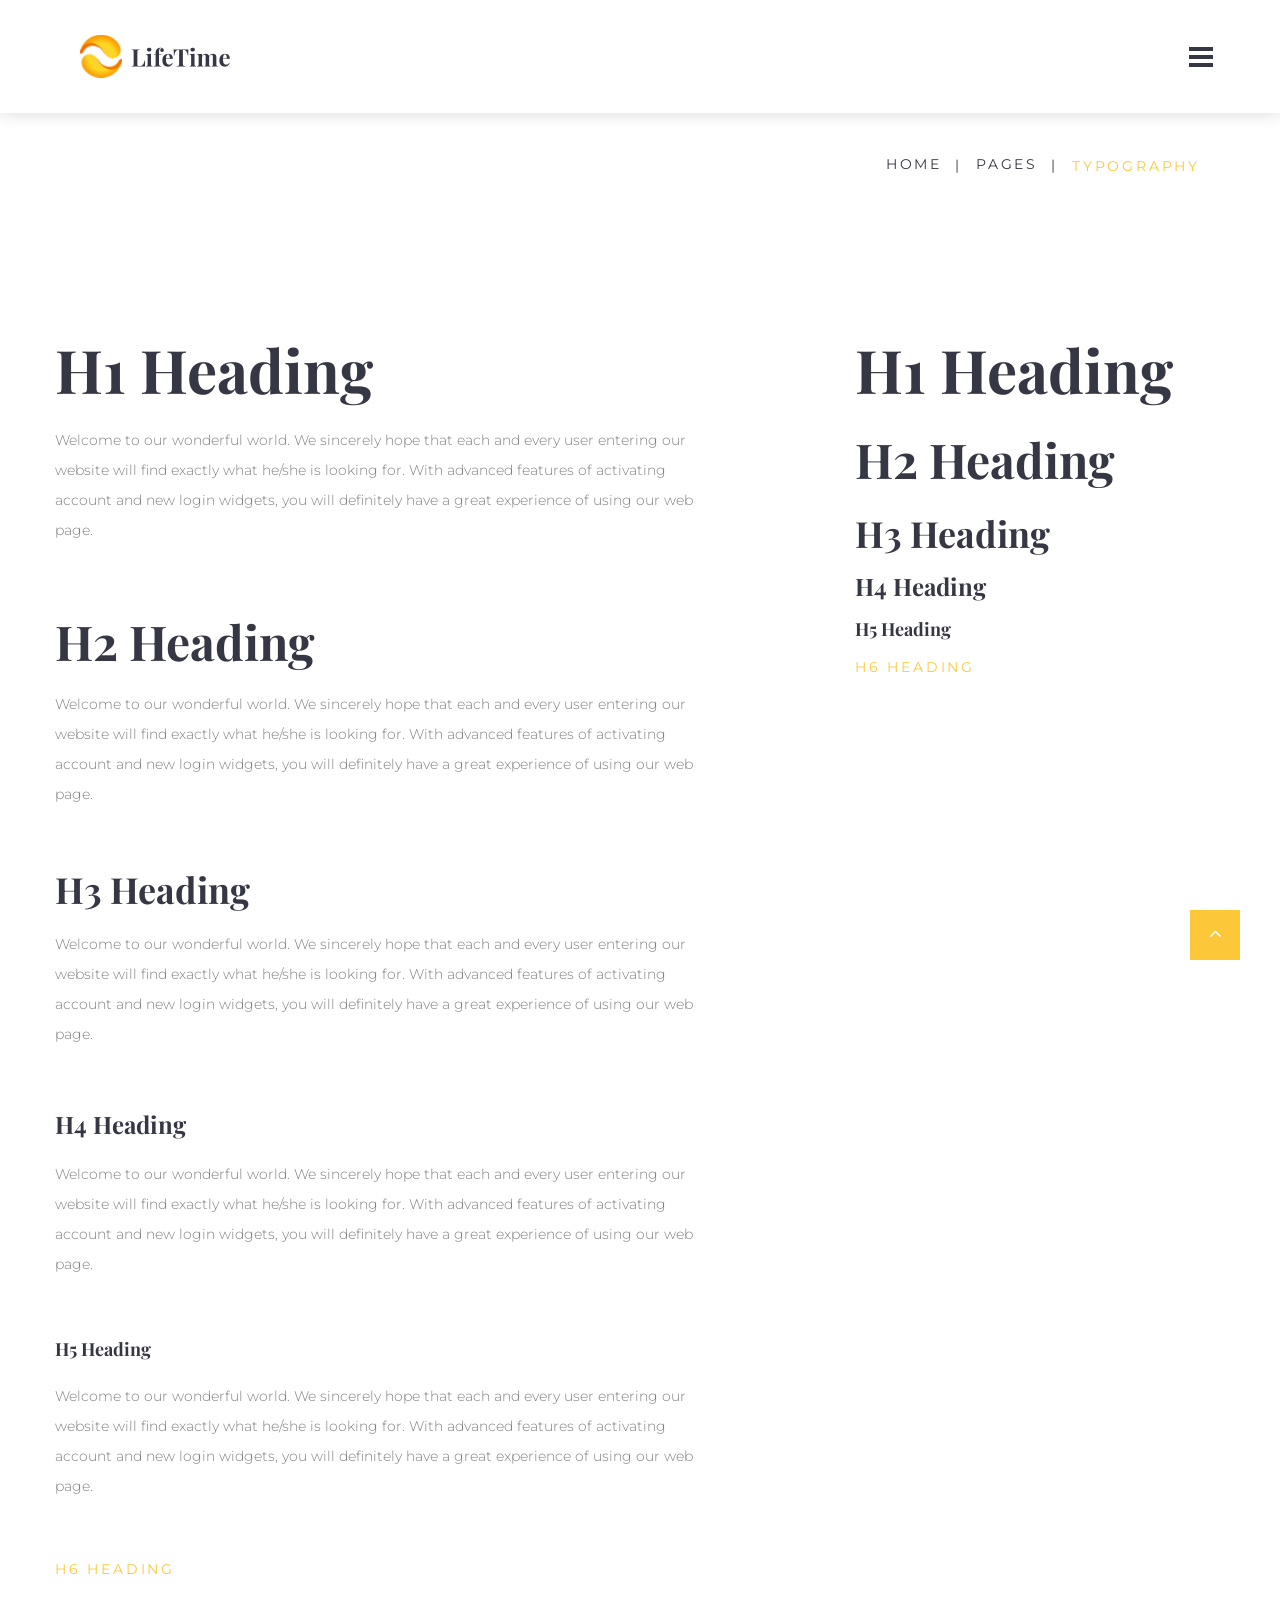
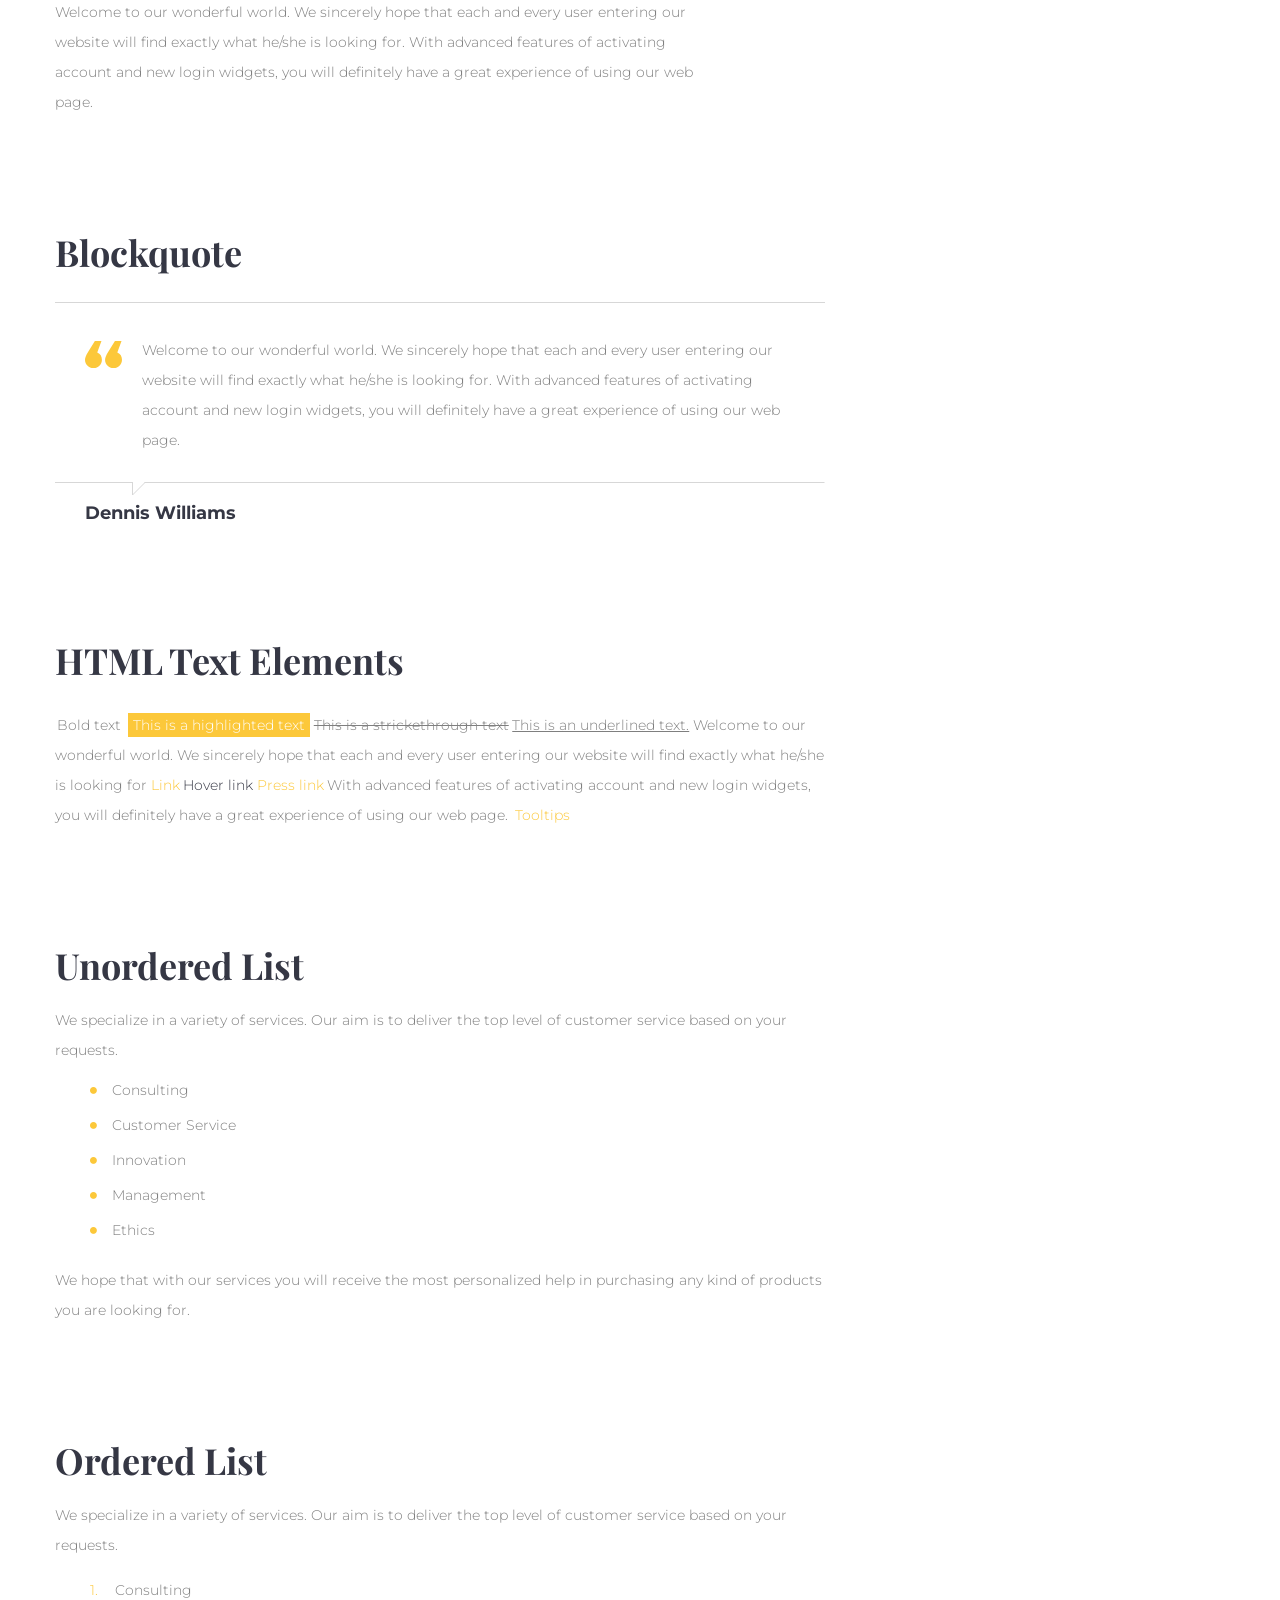
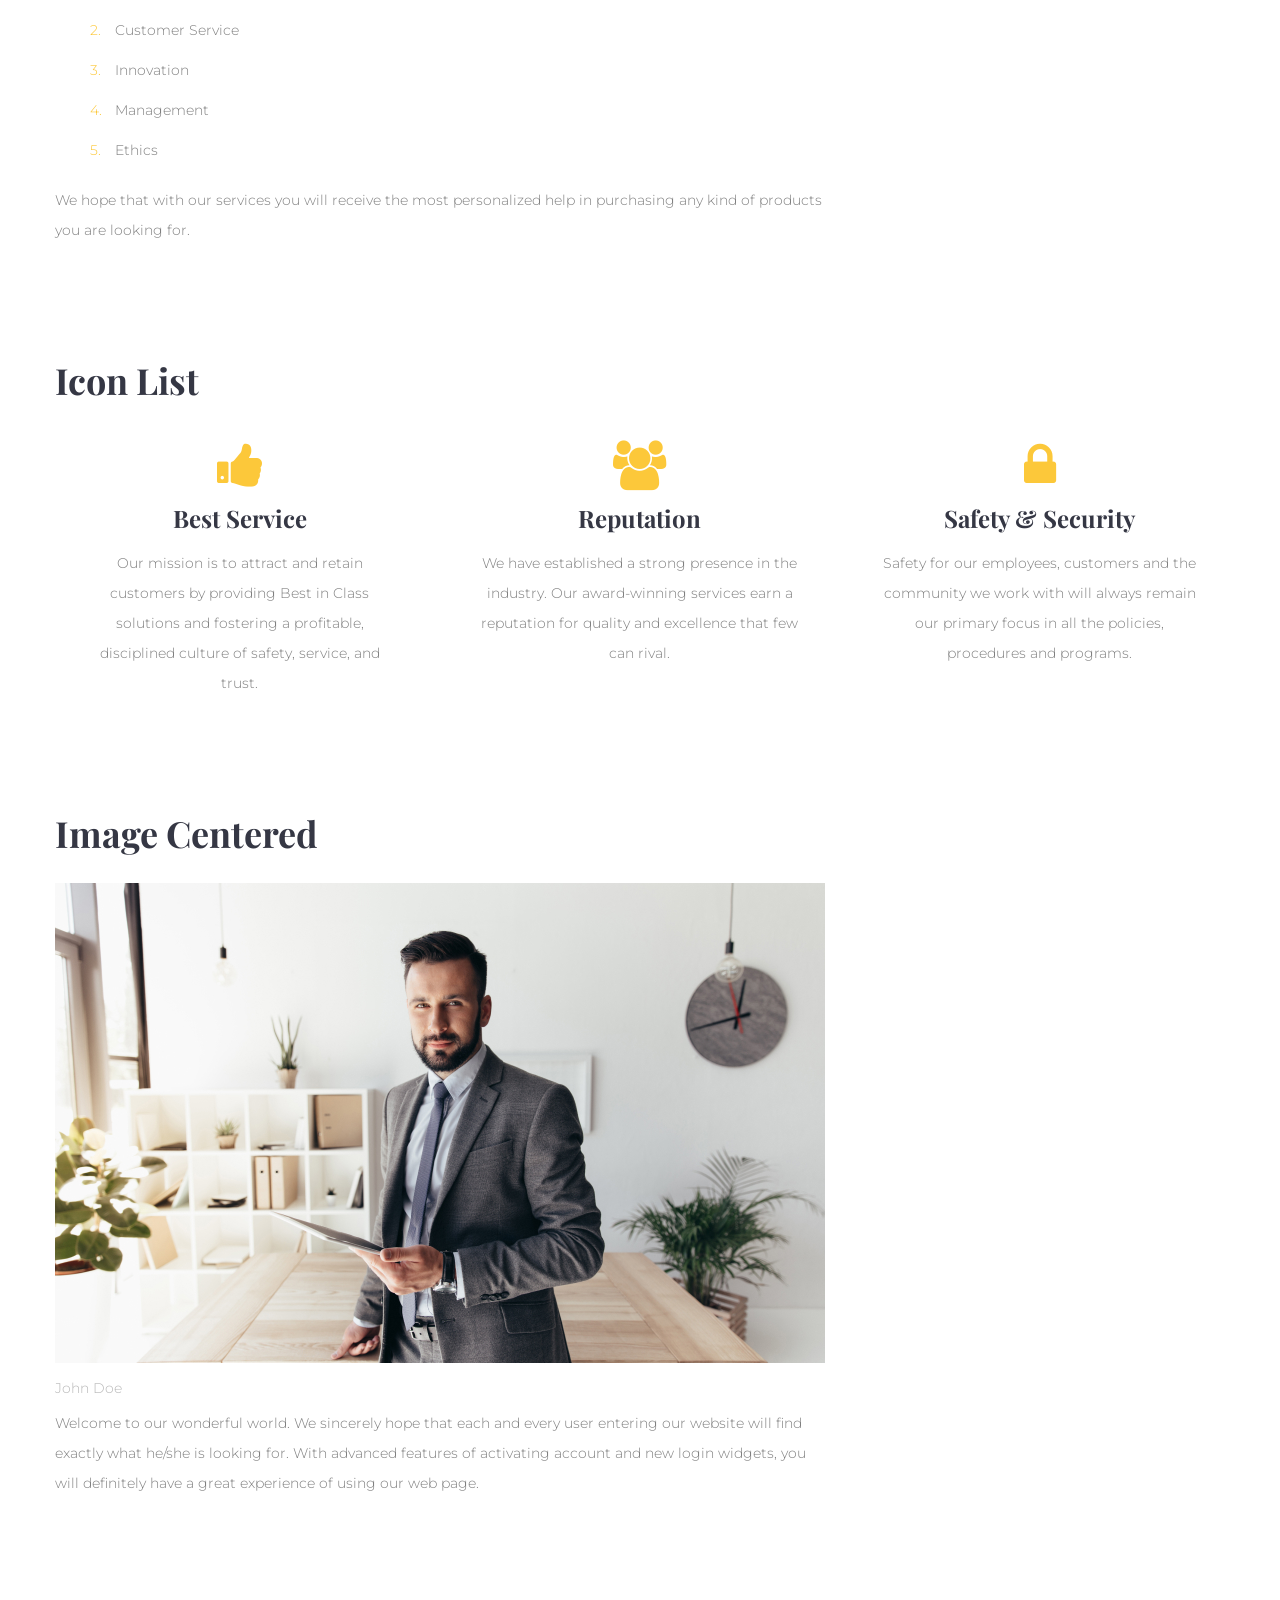
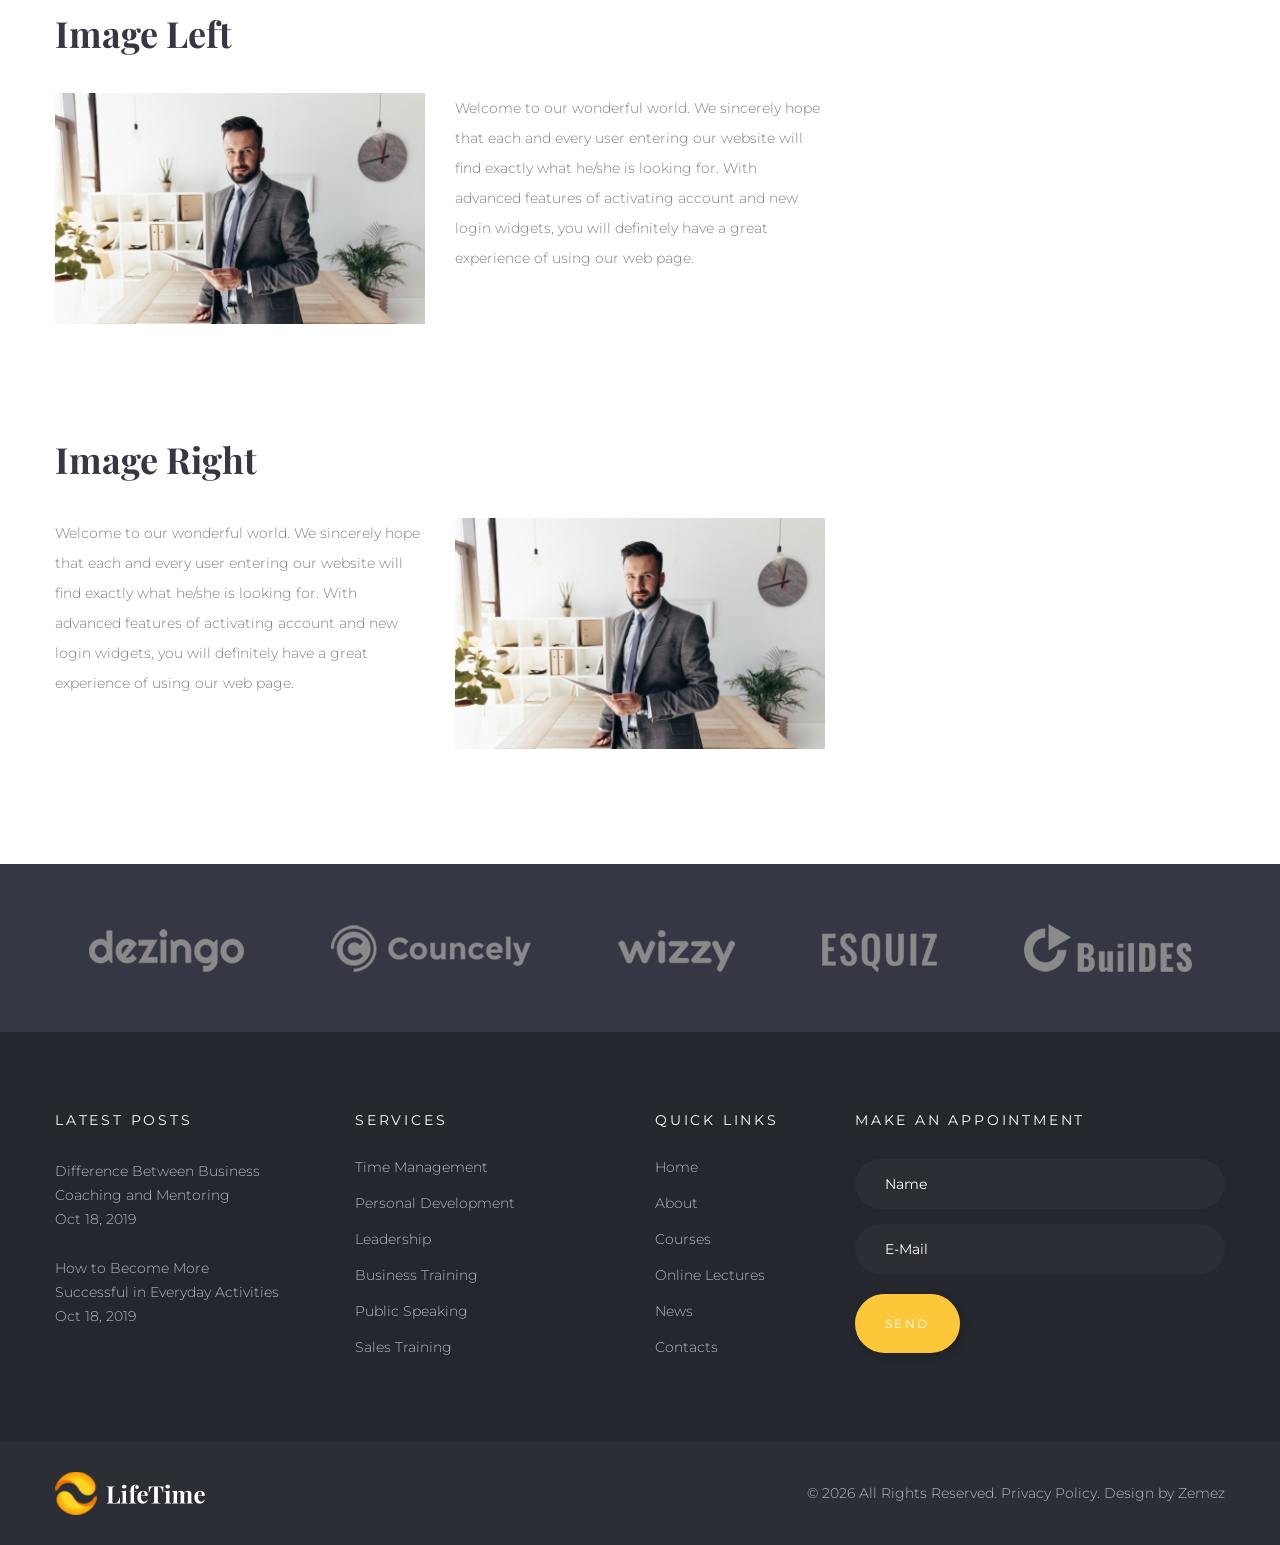
<file: site/typography.html>
<!DOCTYPE html>
<html class="wide wow-animation" lang="en">
  <head>
    <title>Typography</title>
    <meta charset="utf-8">
    <meta name="viewport" content="width=device-width, height=device-height, initial-scale=1.0">
    <meta http-equiv="X-UA-Compatible" content="IE=edge">
    <link rel="icon" href="images/favicon.ico" type="image/x-icon">
    <link rel="stylesheet" type="text/css" href="//fonts.googleapis.com/css?family=Montserrat:300,400,500%7CPlayfair+Display:700">
    <link rel="stylesheet" href="css/bootstrap.css">
    <link rel="stylesheet" href="css/fonts.css">
    <link rel="stylesheet" href="css/style.css">
    <style>.ie-panel{display: none;background: #212121;padding: 10px 0;box-shadow: 3px 3px 5px 0 rgba(0,0,0,.3);clear: both;text-align:center;position: relative;z-index: 1;} html.ie-10 .ie-panel, html.lt-ie-10 .ie-panel {display: block;}</style>
  </head>
  <body>
    <div class="ie-panel"><a href="http://windows.microsoft.com/en-US/internet-explorer/"><img src="images/ie8-panel/warning_bar_0000_us.jpg" height="42" width="820" alt="You are using an outdated browser. For a faster, safer browsing experience, upgrade for free today."></a></div>
    <div class="preloader">
      <div class="preloader-body">
        <div class="cssload-container">
          <div class="cssload-speeding-wheel"></div>
        </div>
        <p>Loading...</p>
      </div>
    </div>
    <div class="page">
      <header class="section page-header">
        <!--RD Navbar-->
        <div class="rd-navbar-wrap">
          <nav class="rd-navbar rd-navbar-classic" data-layout="rd-navbar-fixed" data-sm-layout="rd-navbar-fixed" data-md-layout="rd-navbar-fixed" data-md-device-layout="rd-navbar-fixed" data-lg-layout="rd-navbar-fixed" data-lg-device-layout="rd-navbar-fixed" data-xl-layout="rd-navbar-sidebar" data-xl-device-layout="rd-navbar-sidebar" data-xxl-layout="rd-navbar-sidebar" data-xxl-device-layout="rd-navbar-sidebar" data-lg-stick-up-offset="46px" data-xl-stick-up-offset="1x" data-xxl-stick-up-offset="1px" data-lg-stick-up="true" data-xl-stick-up="true" data-xxl-stick-up="true">
            <div class="rd-navbar-main-outer">
              <div class="rd-navbar-main">
                <!--RD Navbar Panel-->
                <div class="rd-navbar-panel">
                  <!--RD Navbar Toggle-->
                  <button class="rd-navbar-toggle" data-rd-navbar-toggle=".rd-navbar-nav-wrap"><span></span></button>
                  <!--RD Navbar Brand-->
                  <div class="rd-navbar-brand">
                    <!--Brand--><a class="brand" href="index.html"><img class="brand-logo-dark" src="images/logo-default-300x86.png" alt="" width="150" height="43"/><img class="brand-logo-light" src="images/logo-inverse-300x86.png" alt="" width="150" height="43"/></a>
                  </div>
                </div>
                <div class="rd-navbar-main-element">
                  <div class="rd-navbar-nav-wrap">
                    <ul class="rd-navbar-nav">
                      <li class="rd-nav-item"><a class="rd-nav-link" href="index.html">Home</a>
                      </li>
                      <li class="rd-nav-item"><a class="rd-nav-link" href="about.html">About</a>
                      </li>
                      <li class="rd-nav-item"><a class="rd-nav-link" href="online-lectures.html">Online Lectures</a>
                      </li>
                      <li class="rd-nav-item"><a class="rd-nav-link" href="courses.html">Courses</a>
                      </li>
                      <li class="rd-nav-item"><a class="rd-nav-link" href="news.html">News</a>
                        <ul class="rd-menu rd-navbar-dropdown">
                          <li class="rd-dropdown-item"><a class="rd-dropdown-link" href="single-post.html">Single Post</a>
                          </li>
                        </ul>
                      </li>
                      <li class="rd-nav-item active"><a class="rd-nav-link" href="#">Pages</a>
                        <ul class="rd-menu rd-navbar-dropdown">
                          <li class="rd-dropdown-item active"><a class="rd-dropdown-link" href="typography.html">Typography</a>
                          </li>
                          <li class="rd-dropdown-item"><a class="rd-dropdown-link" href="buttons.html">Buttons</a>
                          </li>
                          <li class="rd-dropdown-item"><a class="rd-dropdown-link" href="forms.html">Forms</a>
                          </li>
                          <li class="rd-dropdown-item"><a class="rd-dropdown-link" href="tabs-and-accordions.html">Tabs and accordions</a>
                          </li>
                          <li class="rd-dropdown-item"><a class="rd-dropdown-link" href="progress-bars.html">Progress bars</a>
                          </li>
                          <li class="rd-dropdown-item"><a class="rd-dropdown-link" href="tables.html">Tables</a>
                          </li>
                          <li class="rd-dropdown-item"><a class="rd-dropdown-link" href="grid-system.html">Grid system</a>
                          </li>
                          <li class="rd-dropdown-item"><a class="rd-dropdown-link" href="privacy-policy.html">Privacy policy</a>
                          </li>
                          <li class="rd-dropdown-item"><a class="rd-dropdown-link" href="under-construction.html">Under Construction</a>
                          </li>
                        </ul>
                      </li>
                      <li class="rd-nav-item"><a class="rd-nav-link" href="contacts.html">Contacts</a>
                      </li>
                    </ul>
                  </div>
                </div>
              </div>
            </div>
          </nav>
        </div>
      </header>
      <!-- Breadcrumbs-->
      <section class="breadcrumbs-custom bg-transparent">
        <div class="container">
          <ul class="breadcrumbs-custom-path">
            <li><a href="index.html">Home</a></li>
            <li><a href="#">Pages</a></li>
            <li class="active">Typography</li>
          </ul>
        </div>
      </section>
      <!--Base typography-->
      <section class="section section-lg bg-default">
        <div class="container">
          <div class="row row-50 flex-lg-row-reverse justify-content-between">
            <div class="col-xl-4">
              <ul class="list-md">
                <li>
                  <h1>H1 Heading</h1>
                </li>
                <li>
                  <h2>H2 Heading</h2>
                </li>
                <li>
                  <h3>H3 Heading</h3>
                </li>
                <li>
                  <h4>H4 Heading</h4>
                </li>
                <li>
                  <h5>H5 Heading</h5>
                </li>
                <li>
                  <h6>H6 Heading</h6>
                </li>
              </ul>
            </div>
            <div class="col-xl-7">
              <ul class="list-xl">
                <li>
                  <h1>H1 Heading</h1>
                  <p>Welcome to our wonderful world. We sincerely hope that each and every user entering our website will find exactly what he/she is looking for. With advanced features of activating account and new login widgets, you will definitely have a great experience of using our web page.</p>
                </li>
                <li>
                  <h2>H2 Heading</h2>
                  <p>Welcome to our wonderful world. We sincerely hope that each and every user entering our website will find exactly what he/she is looking for. With advanced features of activating account and new login widgets, you will definitely have a great experience of using our web page.</p>
                </li>
                <li>
                  <h3>H3 Heading</h3>
                  <p>Welcome to our wonderful world. We sincerely hope that each and every user entering our website will find exactly what he/she is looking for. With advanced features of activating account and new login widgets, you will definitely have a great experience of using our web page.</p>
                </li>
                <li>
                  <h4>H4 Heading</h4>
                  <p>Welcome to our wonderful world. We sincerely hope that each and every user entering our website will find exactly what he/she is looking for. With advanced features of activating account and new login widgets, you will definitely have a great experience of using our web page.</p>
                </li>
                <li>
                  <h5>H5 Heading</h5>
                  <p>Welcome to our wonderful world. We sincerely hope that each and every user entering our website will find exactly what he/she is looking for. With advanced features of activating account and new login widgets, you will definitely have a great experience of using our web page.</p>
                </li>
                <li>
                  <h6>H6 Heading</h6>
                  <p>Welcome to our wonderful world. We sincerely hope that each and every user entering our website will find exactly what he/she is looking for. With advanced features of activating account and new login widgets, you will definitely have a great experience of using our web page.</p>
                </li>
              </ul>
            </div>
          </div>
        </div>
      </section>
      <!--Blockquote-->
      <section class="section section-lg bg-default">
        <div class="container">
          <div class="row row-50">
            <div class="col-lg-10 col-xl-8">
              <h3>Blockquote</h3>
              <!--Quote Primary-->
              <article class="quote-primary">
                <div class="quote-primary-body">
                  <svg class="quote-primary-mark" version="1.1" xmlns="http://www.w3.org/2000/svg" x="0px" y="0px" width="21px" height="15px" viewbox="0 0 21 15" overflow="scroll" xml:space="preserve" preserveAspectRatio="none">
                    <path d="M9.597,10.412c0,1.306-0.473,2.399-1.418,3.277c-0.944,0.876-2.06,1.316-3.349,1.316 c-1.287,0-2.414-0.44-3.382-1.316C0.482,12.811,0,11.758,0,10.535c0-1.226,0.58-2.716,1.739-4.473L5.603,0H9.34L6.956,6.37 C8.716,7.145,9.597,8.493,9.597,10.412z M20.987,10.412c0,1.306-0.473,2.399-1.418,3.277c-0.944,0.876-2.06,1.316-3.35,1.316 c-1.288,0-2.415-0.44-3.381-1.316c-0.966-0.879-1.45-1.931-1.45-3.154c0-1.226,0.582-2.716,1.74-4.473L16.994,0h3.734l-2.382,6.37 C20.106,7.145,20.987,8.493,20.987,10.412z"></path>
                  </svg>
                  <div class="quote-primary-text">
                    <p class="q">Welcome to our wonderful world. We sincerely hope that each and every user entering our website will find exactly what he/she is looking for. With advanced features of activating account and new login widgets, you will definitely have a great experience of using our web page.</p>
                  </div>
                </div>
                <div class="quote-primary-footer">
                  <p class="heading-5 quote-primary-cite">Dennis Williams</p>
                </div>
              </article>
            </div>
          </div>
        </div>
      </section>
      <!--HTML Text Elements-->
      <section class="section section-lg bg-default">
        <div class="container">
          <div class="row">
            <div class="col-lg-10 col-xl-8">
              <h3>HTML Text Elements</h3>
              <p class="text-block"><span class="text-bold">Bold text</span>
                <mark>This is a highlighted text</mark><span class="text-strike">This is a strickethrough text</span><span class="text-underline">This is an underlined text.</span><span>Welcome to our wonderful world. We sincerely hope that each and every user entering our website will find exactly what he/she is looking for</span><a href="#">Link</a><a class="link-hover" href="#">Hover link</a><a class="link-active" href="#">Press link</a><span>With advanced features of activating account and new login widgets, you will definitely have a great experience of using our web page.</span><span class="tooltip-custom" data-toggle="tooltip" data-placement="top" title="Tooltips">Tooltips</span>
              </p>
            </div>
          </div>
        </div>
      </section>
      <!--Unordered List-->
      <section class="section section-lg bg-default">
        <div class="container">
          <div class="row row-50">
            <div class="col-xl-8">
              <h3>Unordered List</h3>
              <p>We specialize in a variety of services. Our aim is to deliver the top level of customer service based on your requests.</p>
              <ul class="list-marked">
                <li>Consulting</li>
                <li>Customer Service</li>
                <li>Innovation</li>
                <li>Management</li>
                <li>Ethics</li>
              </ul>
              <p>We hope that with our services you will receive the most personalized help in purchasing any kind of products you are looking for.</p>
            </div>
          </div>
        </div>
      </section>
      <!--Ordered List-->
      <section class="section section-lg bg-default">
        <div class="container">
          <div class="row row-50">
            <div class="col-xl-8">
              <h3>Ordered List</h3>
              <p>We specialize in a variety of services. Our aim is to deliver the top level of customer service based on your requests.</p>
              <ol class="list-ordered">
                <li>Consulting</li>
                <li>Customer Service</li>
                <li>Innovation</li>
                <li>Management</li>
                <li>Ethics</li>
              </ol>
              <p>We hope that with our services you will receive the most personalized help in purchasing any kind of products you are looking for.</p>
            </div>
          </div>
        </div>
      </section>
      <!--Icon List-->
      <section class="section section-lg bg-default">
        <div class="container">
          <h3>Icon List</h3>
          <div class="row row-30">
            <div class="cell-xs-10 col-md-6 col-lg-4">
              <article class="box-minimal">
                <div class="box-minimal-icon fa fa-thumbs-up"></div>
                <h4 class="box-minimal-title">Best Service</h4>
                <div class="box-minimal-text">
                  <p>Our mission is to attract and retain customers by providing Best in Class solutions and fostering a profitable, disciplined culture of safety, service, and trust.</p>
                </div>
              </article>
            </div>
            <div class="cell-xs-10 col-md-6 col-lg-4">
              <article class="box-minimal">
                <div class="box-minimal-icon fa fa-group"></div>
                <h4 class="box-minimal-title">Reputation</h4>
                <div class="box-minimal-text">
                  <p>We have established a strong presence in the industry. Our award-winning services earn a reputation for quality and excellence that few can rival.</p>
                </div>
              </article>
            </div>
            <div class="cell-xs-10 col-md-6 col-lg-4">
              <article class="box-minimal">
                <div class="box-minimal-icon fa fa-lock"></div>
                <h4 class="box-minimal-title">Safety & Security</h4>
                <div class="box-minimal-text">
                  <p>Safety for our employees, customers and the community we work with will always remain our primary focus in all the policies, procedures and programs.</p>
                </div>
              </article>
            </div>
          </div>
        </div>
      </section>
      <!--Image Centered-->
      <section class="section section-lg bg-default">
        <div class="container">
          <div class="row">
            <div class="col-lg-10 col-xl-8">
              <h3>Image Centered</h3>
              <figure class="figure-light"><img class="img-centered" src="images/typography-01-770x480.jpg" alt="" width="770" height="480"/>
                <figcaption>
                  <p>John Doe</p>
                </figcaption>
              </figure>
              <p>Welcome to our wonderful world. We sincerely hope that each and every user entering our website will find exactly what he/she is looking for. With advanced features of activating account and new login widgets, you will definitely have a great experience of using our web page.</p>
            </div>
          </div>
        </div>
      </section>
      <!--Image Left-->
      <section class="section section-lg bg-default">
        <div class="container">
          <div class="row">
            <div class="col-lg-10 col-xl-8">
              <h3>Image Left</h3>
              <div class="row row-30">
                <div class="col-md-6"><img src="images/typography-01-770x480.jpg" alt="" width="770" height="480"/>
                </div>
                <div class="col-md-6">
                  <p>Welcome to our wonderful world. We sincerely hope that each and every user entering our website will find exactly what he/she is looking for. With advanced features of activating account and new login widgets, you will definitely have a great experience of using our web page.</p>
                </div>
              </div>
            </div>
          </div>
        </div>
      </section>
      <!--Image Right-->
      <section class="section section-lg bg-default">
        <div class="container">
          <div class="row">
            <div class="col-lg-10 col-xl-8">
              <h3>Image Right</h3>
              <div class="row row-30 flex-md-row-reverse">
                <div class="col-md-6"><img src="images/typography-01-770x480.jpg" alt="" width="770" height="480"/>
                </div>
                <div class="col-md-6">
                  <p>Welcome to our wonderful world. We sincerely hope that each and every user entering our website will find exactly what he/she is looking for. With advanced features of activating account and new login widgets, you will definitely have a great experience of using our web page.</p>
                </div>
              </div>
            </div>
          </div>
        </div>
      </section>
      <!-- Brands-->
      <section class="section section-sm bg-gray-700 text-center section-relative">
        <div class="container">
          <div class="group-flex"><a class="image-link" href="#"><img src="images/brand-01-155x43.png" alt="" width="155" height="43"/></a><a class="image-link" href="#"><img src="images/brand-02-200x47.png" alt="" width="200" height="47"/></a><a class="image-link" href="#"><img src="images/brand-03-117x42.png" alt="" width="117" height="42"/></a><a class="image-link" href="#"><img src="images/brand-04-115x39.png" alt="" width="115" height="39"/></a><a class="image-link" href="#"><img src="images/brand-05-168x48.png" alt="" width="168" height="48"/></a></div>
        </div>
      </section>
      <div class="section section-md bg-gray-800 footer-classic-pre section-relative">
        <div class="container">
          <div class="row row-30">
            <div class="col-sm-6 col-md-4 col-lg-3">
              <h6>latest posts</h6>
              <ul class="list list-lg">
                <li>
                  <article class="post-latest">
                    <div class="post-latest-title"><a href="single-post.html">Difference Between Business Coaching and Mentoring</a></div>
                    <div class="post-latest-time"><a href="single-post.html">Oct 18, 2019</a></div>
                  </article>
                </li>
                <li>
                  <article class="post-latest">
                    <div class="post-latest-title"><a href="single-post.html">How to Become More Successful in Everyday Activities</a></div>
                    <div class="post-latest-time"><a href="single-post.html">Oct 18, 2019</a></div>
                  </article>
                </li>
              </ul>
            </div>
            <div class="col-sm-6 col-md-4 col-lg-3">
              <h6>Services</h6>
              <ul class="list list-xs">
                <li><a href="#">Time Management</a></li>
                <li><a href="#">Personal Development</a></li>
                <li><a href="#">Leadership</a></li>
                <li><a href="#">Business Training</a></li>
                <li><a href="#">Public Speaking</a></li>
                <li><a href="#">Sales Training</a></li>
              </ul>
            </div>
            <div class="col-sm-4 col-lg-2">
              <h6>Quick Links</h6>
              <ul class="list list-xs">
                <li><a href="index.html">Home</a></li>
                <li><a href="about.html">About</a></li>
                <li><a href="courses.html">Courses</a></li>
                <li><a href="online-lectures.html">Online Lectures</a></li>
                <li><a href="events.html">News</a></li>
                <li><a href="contacts.html">Contacts</a></li>
              </ul>
            </div>
            <div class="col-sm-8 col-md-12 col-lg-4">
              <h6>Make an Appointment</h6>
              <form class="rd-mailform text-left" data-form-output="form-output-global" data-form-type="contact" method="post" action="bat/rd-mailform.php">
                <div class="form-wrap">
                  <label class="form-label" for="footer-name">Name</label>
                  <input class="form-input" id="footer-name" type="text" name="name" data-constraints="@Required">
                </div>
                <div class="form-wrap">
                  <label class="form-label" for="footer-email">E-Mail</label>
                  <input class="form-input" id="footer-email" type="email" name="email" data-constraints="@Required @Email">
                </div>
                <div class="form-button group-sm text-center text-sm-left">
                  <button class="button button-primary button-circle button-shadow" type="submit">Send</button>
                </div>
              </form>
            </div>
          </div>
        </div>
      </div>
      <footer class="footer-classic section bg-gray-900 text-center section-relative">
        <div class="container">
          <div class="row row-15 align-items-center">
            <div class="col-md-4 text-md-left">
              <div class="brand"><a href="index.html"><img src="images/logo-inverse-300x86.png" alt="" width="150" height="43"/></a></div>
            </div>
            <div class="col-md-8 text-md-right">
              <p class="rights"><span>©</span> <span class="copyright-year"></span><span>&nbsp;</span><span>All Rights Reserved</span><span>.&nbsp;</span><a href="privacy-policy.html">Privacy Policy</a>. Design&nbsp;by&nbsp;<a href="https://zemez.io/">Zemez</a>
              </p>
            </div>
          </div>
        </div>
      </footer>
    </div>
    <div class="snackbars" id="form-output-global"></div>
    <script src="js/core.min.js"></script>
    <script src="js/script.js"></script>
  </body>
</html>
</file>
<file: site/css/style.css>
@charset "UTF-8";/**
 * [Table of contents]
 *   1 Base
 *     1.1 Reset Styles
 *     1.2 Context Styles
 *     1.3 Page layout
 *     1.4 Offsets
 *   2 Utilities
 *     2.1 Text styling
 *     2.2 Row spacing
 *     2.3 Sections
 *     2.4 Grid modules
 *     2.5 Backgrounds
 *     2.6 Utilities custom
 *   3 Components
 *     3.1 Typography
 *     3.2 Brand
 *     3.3 Links
 *     3.4 Blocks
 *     3.5 Boxes
 *     3.6 Courses
 *     3.7 Decorated
 *     3.8 Events
 *     3.9 Groups
 *     3.10 Responsive units
 *     3.11 Lists
 *     3.12 Images
 *     3.13 Icons
 *     3.14 Tables custom
 *     3.15 Dividers
 *     3.16 Buttons
 *     3.17 Forms
 *     3.18 Posts
 *     3.19 Quotes
 *     3.20 Thumbnails
 *     3.21 Testimonial
 *     3.22 Breadcrumbs
 *     3.23 Pagination custom
 *     3.24 Snackbars
 *     3.25 Services
 *     3.26 Footers
 *   4 Plugins
 *     4.1 Animate
 *     4.2 Preloader
 *     4.3 ToTop
 *     4.4 RD Navbar
 *     4.5 Swiper
 *     4.6 Google Map
 *     4.7 Search Results
 *     4.8 Isotope
 *     4.9 Nav custom
 *     4.10 Panel custom
 *     4.11 Tooltop Custom
 *     4.12 Twitter
 *     4.13 Counter
 *     4.14 Progress Bars
 *     4.15 Progress Circle
 *     4.16 Countdown
 *     4.17 Owl Carousel
 *     4.18 Lightgallery
 *     4.19 Material Parallax
 *     4.20 Bootstrap Modal
 *//** @group Base *//** @section Reset Styles*/a:focus,button:focus {	outline: none !important;}button::-moz-focus-inner {	border: 0;}*:focus {	outline: none;}blockquote {	padding: 0;	margin: 0;}input,button,select,textarea {	outline: none;}label {	margin-bottom: 0;}p {	margin: 0;}ul,ol {	list-style: none;	padding: 0;	margin: 0;}ul li,ol li {	display: block;}dl {	margin: 0;}dt,dd {	line-height: inherit;}dt {	font-weight: inherit;}dd {	margin-bottom: 0;}cite {	font-style: normal;}form {	margin-bottom: 0;}blockquote {	padding-left: 0;	border-left: 0;}address {	margin-top: 0;	margin-bottom: 0;}figure {	margin-bottom: 0;}html p a:hover {	text-decoration: none;}/** @section Context Styles */.context-dark, .bg-gray-700, .bg-gray-800, .bg-gray-900, .bg-primary,.context-dark h1,.bg-gray-700 h1,.bg-gray-800 h1,.bg-gray-900 h1,.bg-primary h1, .context-dark h2, .bg-gray-700 h2, .bg-gray-800 h2, .bg-gray-900 h2, .bg-primary h2, .context-dark h3, .bg-gray-700 h3, .bg-gray-800 h3, .bg-gray-900 h3, .bg-primary h3, .context-dark h4, .bg-gray-700 h4, .bg-gray-800 h4, .bg-gray-900 h4, .bg-primary h4, .context-dark h5, .bg-gray-700 h5, .bg-gray-800 h5, .bg-gray-900 h5, .bg-primary h5, .context-dark h6, .bg-gray-700 h6, .bg-gray-800 h6, .bg-gray-900 h6, .bg-primary h6, .context-dark [class^='heading-'], .bg-gray-700 [class^='heading-'], .bg-gray-800 [class^='heading-'], .bg-gray-900 [class^='heading-'], .bg-primary [class^='heading-'] {	color: #ffffff;}/** @section Page layout */.page {	position: relative;	overflow: hidden;	min-height: 100vh;	opacity: 0;}.page.fadeIn {	animation-timing-function: ease-out;}.page.fadeOut {	animation-timing-function: ease-in;}[data-x-mode] .page {	opacity: 1;}html.boxed body {	background: #edeff4 url(../images/bg-pattern-boxed.png) repeat fixed;}@media (min-width: 1630px) {	html.boxed .page {		max-width: 1600px;		margin-left: auto;		margin-right: auto;		box-shadow: 0 0 23px 0 rgba(1, 1, 1, 0.1);	}	html.boxed .rd-navbar-static {		max-width: 1600px;		margin-left: auto;		margin-right: auto;	}	html.boxed .rd-navbar-static.rd-navbar--is-stuck {		max-width: 1600px;		width: 100%;		left: calc(50% - 1600px);		right: calc(50% - 1600px);	}}/** @section Offsets */* + p {	margin-top: 15px;}h1 + h4.heading-4 {	margin-top: 20px;}h6 + h3 {	margin-top: 5px;}h3 + figure {	margin-top: 30px;}@media (min-width: 992px) {	* + p {		margin-top: 20px;	}	h1 + h4.heading-4 {		margin-top: 30px;	}	h6 + h3 {		margin-top: 15px;	}}h2 + p,.heading-2 + p {	margin-top: 12px;}p + h2,p + .heading-2 {	margin-top: 15px;}p + p {	margin-top: 12px;}figure + p {	margin-top: 5px;}img + p {	margin-top: 15px;}h3 + img {	margin-top: 42px;}* + .row {	margin-top: 20px;}* + .row-offset-1 {	margin-top: 40px;}* + .big {	margin-top: 20px;}* + .text-block {	margin-top: 30px;}* + .button {	margin-top: 15px;}@media (min-width: 992px) {	* + .button {		margin-top: 30px;	}	* + .row {		margin-top: 30px;	}}@media (min-width: 1200px) {	* + .row {		margin-top: 40px;	}}.row + h3,.row + .heading-3 {	margin-top: 80px;}.container + .container {	margin-top: 35px;}.row + .row {	margin-top: 35px;}@media (min-width: 1200px) {	* + .rd-form {		margin-top: 30px;	}	.container + .container {		margin-top: 60px;	}	.row + .row {		margin-top: 60px;	}}/** @group Utilities *//** @section Text styling */.text-italic {	font-style: italic;}.text-normal {	font-style: normal;}.text-underline {	text-decoration: underline;}.text-strike {	text-decoration: line-through;}.font-weight-thin {	font-weight: 100;}.font-weight-light {	font-weight: 300;}.font-weight-regular {	font-weight: 400;}.font-weight-medium {	font-weight: 500;}.font-weight-sbold {	font-weight: 600;}.font-weight-bold {	font-weight: 700;}.font-weight-ubold {	font-weight: 900;}.text-spacing-0 {	letter-spacing: 0;}.text-primary {	color: #fcc83a !important;}/** @section Row spacing */.row-0 {	margin-bottom: 0px;}.row-0:empty {	margin-bottom: 0;}.row-0 > * {	margin-bottom: 0px;}.row-15 {	margin-bottom: -15px;}.row-15:empty {	margin-bottom: 0;}.row-15 > * {	margin-bottom: 15px;}.row-20 {	margin-bottom: -20px;}.row-20:empty {	margin-bottom: 0;}.row-20 > * {	margin-bottom: 20px;}.row-30 {	margin-bottom: -30px;}.row-30:empty {	margin-bottom: 0;}.row-30 > * {	margin-bottom: 30px;}.row-50 {	margin-bottom: -50px;}.row-50:empty {	margin-bottom: 0;}.row-50 > * {	margin-bottom: 50px;}@media (min-width: 992px) {	.row-md-30 {		margin-bottom: -30px;	}	.row-md-30:empty {		margin-bottom: 0;	}	.row-md-30 > * {		margin-bottom: 30px;	}}@media (min-width: 1200px) {	.row-xl-40 {		margin-bottom: -40px;	}	.row-xl-40:empty {		margin-bottom: 0;	}	.row-xl-40 > * {		margin-bottom: 40px;	}}/** @section Sections */.section-xs {	padding-top: 25px;	padding-bottom: 25px;}.section-sm,.section-md,.section-lg,.section-xl {	padding-top: 50px;	padding-bottom: 50px;}.section-collapse + .section-collapse {	padding-top: 0;}.section-collapse:last-child {	padding-bottom: 0;}html [class*='section-'].section-bottom-0 {	padding-bottom: 0;}@media (max-width: 991.98px) {	section.section-sm:first-of-type,	section.section-md:first-of-type,	section.section-lg:first-of-type,	section.section-xl:first-of-type,	section.section-xxl:first-of-type {		padding-top: 40px;	}}@media (min-width: 768px) {	.section-sm {		padding-top: 60px;		padding-bottom: 60px;	}	.section-md {		padding-top: 70px;		padding-bottom: 70px;	}	.section-lg {		padding-top: 85px;		padding-bottom: 85px;	}	.section-lg-1 {		padding-top: 0;	}}@media (min-width: 992px) {	.section-md {		padding-top: 80px;		padding-bottom: 80px;	}	.section-md-big {		padding-top: 95px;		padding-bottom: 95px;	}	.section-lg {		padding-top: 100px;		padding-bottom: 100px;	}}@media (min-width: 1200px) {	.section-lg {		padding-top: 115px;		padding-bottom: 115px;	}	.section-lg-1 {		padding-top: 75px;		padding-bottom: 80px;	}}.section-single {	display: flex;	text-align: center;}.section-single p {	margin-left: auto;	margin-right: auto;}.section-single * + .rights {	margin-top: 35px;}@media (min-width: 992px) {	.section-single * + .rights {		margin-top: 60px;	}}.section-single .rd-mailform-wrap {	max-width: 670px;	margin-left: auto;	margin-right: auto;	text-align: center;}.section-single * + .rd-mailform-wrap {	margin-top: 20px;}.section-single-header {	padding: calc(1em + 3vh) 0 calc(1em + 2vh);}.section-single-main {	padding: calc(1em + 4vh) 0;}.section-single-footer {	padding: calc(1em + 2vh) 0 calc(1em + 3vh);}.section-single-inner {	display: flex;	flex-direction: column;	align-items: center;	justify-content: space-between;	width: 100%;	min-height: 100vh;}.section-single-inner > * {	width: 100%;}.section-relative {	position: relative;}.section-relative-col-static {	position: static;}/** @section Grid modules */.grid-demo {	letter-spacing: 0;	text-align: center;}.grid-demo p {	white-space: nowrap;	overflow: hidden;	text-overflow: ellipsis;}.grid-demo * + p {	margin-top: 5px;}.grid-demo * + .row {	margin-top: 20px;}.grid-demo .row + .row {	margin-top: 0;}@media (min-width: 1200px) {	.grid-demo {		text-align: left;	}	.grid-demo p {		white-space: normal;		overflow: visible;		text-overflow: unset;	}	.grid-demo * + p {		margin-top: 25px;	}}.grid-demo-bordered .row {	border: 0 solid #d7d7d7;	border-top-width: 1px;}.grid-demo-bordered .row:last-child {	border-bottom-width: 1px;}.grid-demo-bordered [class*='col'] {	padding: 5px 15px;}.grid-demo-bordered [class*='col']:before {	content: '';	position: absolute;	top: 0;	bottom: 0;	left: -1px;	border-left: 1px solid #d7d7d7;}@media (min-width: 768px) {	.grid-demo-bordered [class*='col'] {		padding: 30px;	}}@media (min-width: 1200px) {	.grid-demo-bordered [class*='col'] {		padding: 50px 50px 45px;	}}.grid-demo-underlined .row {	border-bottom: 1px solid #d7d7d7;}.grid-demo-underlined [class*='col'] {	padding: 5px 15px;}@media (min-width: 768px) {	.grid-demo-underlined [class*='col'] {		padding-top: 25px;		padding-bottom: 25px;	}}@media (min-width: 1200px) {	.grid-demo-underlined [class*='col'] {		padding-top: 45px;		padding-bottom: 45px;	}}.row-narrow {	margin-left: -10px;	margin-right: -10px;}.row-narrow > [class*='col'] {	padding-left: 10px;	padding-right: 10px;}/** @section Backgrounds */.context-dark .brand .brand-logo-dark, .bg-gray-700 .brand .brand-logo-dark, .bg-gray-800 .brand .brand-logo-dark, .bg-gray-900 .brand .brand-logo-dark, .bg-primary .brand .brand-logo-dark {	display: none;}.context-dark .brand .brand-logo-light, .bg-gray-700 .brand .brand-logo-light, .bg-gray-800 .brand .brand-logo-light, .bg-gray-900 .brand .brand-logo-light, .bg-primary .brand .brand-logo-light {	display: block;}.bg-transparent {	background-color: transparent;}.bg-transparent:not([style*="background-"]) + .bg-transparent:not([style*="background-"]) {	padding-top: 0;}.bg-default {	background-color: #ffffff;}.bg-default:not([style*="background-"]) + .bg-default:not([style*="background-"]) {	padding-top: 0;}.bg-gray-100 {	background-color: #edeff4;}.bg-gray-100:not([style*="background-"]) + .bg-gray-100:not([style*="background-"]) {	padding-top: 0;}.bg-gray-700 {	background-color: #353744;}.bg-gray-700:not([style*="background-"]) + .bg-gray-700:not([style*="background-"]) {	padding-top: 0;}.bg-gray-800 {	background-color: #25272e;}.bg-gray-800:not([style*="background-"]) + .bg-gray-800:not([style*="background-"]) {	padding-top: 0;}.bg-gray-800 a, .bg-gray-800 a:focus, .bg-gray-800 a:active {	color: #b3bbc1;}.bg-gray-800 a:hover {	color: #ffffff;}.bg-gray-800 a.active {	color: #ffffff;}.bg-gray-900 {	background-color: #2c2e36;}.bg-gray-900:not([style*="background-"]) + .bg-gray-900:not([style*="background-"]) {	padding-top: 0;}.bg-gray-900 .rights {	color: #b3bbc1;}.bg-gray-900 a, .bg-gray-900 a:focus, .bg-gray-900 a:active {	color: #b3bbc1;}.bg-gray-900 a:hover {	color: #ffffff;}.bg-primary + .bg-primary {	padding-top: 0;}.bg-image {	background-size: cover;	background-position: center;}@media (min-width: 992px) {	html:not(.tablet):not(.mobile) .bg-fixed {		background-attachment: fixed;	}}/** @section Utilities custom */.height-fill {	position: relative;	display: flex;	flex-direction: column;	align-items: stretch;}.height-fill > * {	flex-grow: 1;	flex-shrink: 0;}.object-inline {	white-space: nowrap;}.object-inline > * {	display: inline-block;	min-width: 20px;	vertical-align: top;	white-space: normal;}.object-inline > * + * {	margin-left: 5px;}.oh {	position: relative;	overflow: hidden;}.text-decoration-lines {	position: relative;	overflow: hidden;	width: 100%;}.text-decoration-lines-content {	position: relative;	display: inline-block;	min-width: 170px;	font-size: 13px;	text-transform: uppercase;}.text-decoration-lines-content::before, .text-decoration-lines-content::after {	content: '';	position: absolute;	height: 1px;	background: #d7d7d7;	top: 50%;	width: 100vw;}.text-decoration-lines-content::before {	left: 0;	transform: translate3d(-100%, 0, 0);}.text-decoration-lines-content::after {	right: 0;	transform: translate3d(100%, 0, 0);}* + .text-decoration-lines {	margin-top: 30px;}[style*='z-index: 1000;'] {	z-index: 1101 !important;}.text-block > * {	margin-left: .125em;	margin-right: .125em;}.privacy-link {	display: inline-block;}* + .privacy-link {	margin-top: 20px;}.contact-info {	color: #000000;}.contact-info .icon {	line-height: 1;}.contact-info a {	font-size: 14px;}.contact-info a, .contact-info a:active, .contact-info a:focus {	color: inheerit;}.contact-info a:hover {	color: #fcc83a;}@media (min-width: 992px) {	.contact-info a[href*='tel'] {		font-size: 18px;	}	.contact-info .material-design-map103 {		line-height: 1.2;	}	.contact-info .material-icons-local_phone {		line-height: 1.4;	}}* + .contact-info {	margin-top: 15px;}@media (min-width: 1200px) {	* + .contact-info {		margin-top: 13px;	}}.contact-wrap p {	line-height: 1.857142857142857;}.contact-wrap * + p {	margin-top: 25px;}@media (min-width: 992px) {	.contact-wrap {		max-width: 380px;	}}.contact-info-inline .list-inline {	display: inline-block;}.contact-info-inline-meta {	display: inline-block;	min-width: 94px;	color: #353744;}* + .contact-info-inline {	margin-top: 15px;}.contact-info-inline + .contact-info-inline {	margin-top: 8px;}@media (min-width: 992px) {	* + .contact-info-inline {		margin-top: 35px;	}	.contact-info-inline + .contact-info-inline {		margin-top: 20px;	}}/** @group Components *//** @section Typography */body {	font-family: "Montserrat", -apple-system, BlinkMacSystemFont, "Segoe UI", Roboto, "Helvetica Neue", Arial, sans-serif;	font-size: 14px;	line-height: 2.14286;	font-weight: 300;	color: #7f7f7f;	background-color: #ffffff;	-webkit-text-size-adjust: none;	-webkit-font-smoothing: subpixel-antialiased;}h1, h2, h3, h4, h5, h6, [class^='heading-'] {	margin-top: 0;	margin-bottom: 0;	font-weight: 700;	color: #353744;}h1 a, h2 a, h3 a, h4 a, h5 a, h6 a, [class^='heading-'] a {	color: inherit;}h1 a:hover, h2 a:hover, h3 a:hover, h4 a:hover, h5 a:hover, h6 a:hover, [class^='heading-'] a:hover {	color: #fcc83a;}h1,.heading-1 {	font-size: 32px;	line-height: 1.2;}h1 .big,.heading-1 .big {	font-size: 1.33333em;	line-height: 1;}@media (min-width: 992px) {	h1,	.heading-1 {		font-size: 45px;	}}@media (min-width: 1200px) {	h1,	.heading-1 {		font-size: 60px;		line-height: 1.2;	}}h2,.heading-2 {	font-size: 28px;	line-height: 1.5;}@media (min-width: 1200px) {	h2,	.heading-2 {		font-size: 48px;		line-height: 1.5;	}}h3,.heading-3 {	font-size: 24px;	line-height: 1.5;}@media (min-width: 992px) {	h3,	.heading-3 {		font-size: 36px;		line-height: 1.11111;	}}h4,.heading-4 {	font-size: 22px;	line-height: 1.5;}@media (min-width: 1200px) {	h4,	.heading-4 {		font-size: 24px;		line-height: 1.25;	}}h4.heading-4 {	font-family: "Montserrat", -apple-system, BlinkMacSystemFont, "Segoe UI", Roboto, "Helvetica Neue", Arial, sans-serif;	font-weight: 400;	text-transform: uppercase;	letter-spacing: 0.1em;}h5,.heading-5 {	font-size: 18px;	line-height: 1.2;}h6,.heading-6 {	font-family: "Montserrat", -apple-system, BlinkMacSystemFont, "Segoe UI", Roboto, "Helvetica Neue", Arial, sans-serif;	font-size: 14px;	line-height: 1.2;	font-weight: 400;	text-transform: uppercase;	letter-spacing: 0.2em;	color: #fcc83a;}small,.small {	display: block;	font-size: 12px;	line-height: 1.5;}mark,.mark {	padding: 3px 5px;	color: #ffffff;	background: #fcc83a;}.big {	font-size: 18px;	line-height: 1.66667;}.lead-custom {	font-weight: 500;	color: #353744;}code {	padding: 3px 5px;	border-radius: 0.2rem;	font-size: 90%;	color: #2c2e36;	background: #edeff4;}p [data-toggle='tooltip'] {	padding-left: .25em;	padding-right: .25em;	color: #fcc83a;}p [style*='max-width'] {	display: inline-block;}::selection {	background: #fcc83a;	color: #ffffff;}::-moz-selection {	background: #fcc83a;	color: #ffffff;}/** @section Brand */.brand {	display: inline-block;}.brand .brand-logo-light {	display: none;}.brand .brand-logo-dark {	display: block;}/** @section Links */a {	transition: all 0.3s ease-in-out;}a, a:focus, a:active, a:hover {	text-decoration: none;}a, a:focus, a:active {	color: #fcc83a;}a:hover {	color: #353744;}a[href*='tel'], a[href*='mailto'] {	white-space: nowrap;}.link-hover {	color: #353744;}.link-press {	color: #353744;}* + .privacy-link {	margin-top: 25px;}.image-link {	display: inline-block;	opacity: 1;}.image-link:hover {	opacity: .45;}/** @section Blocks */.block-center, .block-sm, .block-lg {	margin-left: auto;	margin-right: auto;}.block-sm {	max-width: 520px;}.block-lg {	max-width: 768px;}.block-center {	padding: 10px;}.block-center:hover .block-center-header {	background-color: #fcc83a;}.block-center-title {	background-color: #ffffff;}@media (max-width: 1599.98px) {	.block-center {		padding: 20px;	}	.block-center:hover .block-center-header {		background-color: #ffffff;	}	.block-center-header {		background-color: #fcc83a;	}}/** @section Boxes */.box-minimal {	text-align: center;}.box-minimal .box-minimal-icon {	font-size: 50px;	line-height: 50px;	color: #fcc83a;}.box-minimal-divider {	width: 36px;	height: 4px;	margin-left: auto;	margin-right: auto;	background: #fcc83a;}.box-minimal-text {	width: 100%;	max-width: 320px;	margin-left: auto;	margin-right: auto;}* + .box-minimal {	margin-top: 30px;}* + .box-minimal-title {	margin-top: 10px;}* + .box-minimal-divider {	margin-top: 20px;}* + .box-minimal-text {	margin-top: 15px;}.context-dark .box-minimal p, .bg-gray-700 .box-minimal p, .bg-gray-800 .box-minimal p, .bg-gray-900 .box-minimal p, .bg-primary .box-minimal p {	color: #7f7f7f;}.box-counter {	position: relative;	text-align: center;	color: #353744;}.box-counter:hover .box-counter-main {	color: #353744;}.box-counter-title {	display: block;	max-width: 120px;	margin-left: auto;	margin-right: auto;	text-align: center;	font-size: 14px;	line-height: 1.71429;	letter-spacing: .2em;}.box-counter-main {	font-family: "Playfair Display", "Times New Roman", Times, serif;	font-size: 45px;	font-weight: 400;	line-height: 1;	color: #fcc83a;	transition: .3s ease-out color;}.box-counter-main > * {	display: inline;	font: inherit;}.box-counter-main .small {	font-size: 28px;}.box-counter-main .small_top {	position: relative;	top: .2em;	vertical-align: top;}.box-counter-divider {	font-size: 0;	line-height: 0;}.box-counter-divider::after {	content: '';	display: inline-block;	width: 80px;	height: 2px;	background: #fcc83a;}* + .box-counter-title {	margin-top: 10px;}* + .box-counter-main {	margin-top: 20px;}* + .box-counter-divider {	margin-top: 10px;}@media (min-width: 768px) {	.box-counter-main {		font-size: 60px;	}}@media (min-width: 992px) {	* + .box-counter-title {		margin-top: 15px;	}}@media (min-width: 1200px) {	.box-counter-main {		font-size: 80px;	}	.box-counter-main .small {		font-size: 36px;	}	.box-counter-1 {		padding-left: 35px;	}	.box-counter-2 {		padding-right: 45px;	}	* + .box-counter-main {		margin-top: 30px;	}	* + .box-counter-divider {		margin-top: 15px;	}	* + .box-counter-title {		margin-top: 25px;	}}.bg-primary .box-counter {	color: #ffffff;}.bg-primary .box-counter-divider::after {	background: #ffffff;}/** @section Courses */.course {	max-width: 270px;	margin-left: auto;	margin-right: auto;	text-align: left;	transform: translateY(0);	transition: .3s ease-out transform;}.course:hover {	transform: translateY(-5px);}.course:hover .course-body {	box-shadow: 0 0 23px 0 rgba(0, 0, 0, 0.22);}.course-img {	position: relative;	overflow: hidden;	z-index: 1;}.course-img img {	transform: scale(1);	transition: .3s ease-out all;}.course-img a {	display: inline-block;	position: relative;}.course-img a:before {	content: '';	position: absolute;	top: 0;	bottom: 0;	left: 0;	right: 0;	background-color: rgba(252, 200, 58, 0.4);	pointer-events: none;	z-index: 1;	opacity: 0;	transition: .3s ease-out all;}.course-img a:hover:before {	opacity: 1;}.course-img a:hover img {	transform: scale(1.1);}.course-body {	padding: 24px 22px 25px;	background-color: #ffffff;	box-shadow: 0 0 16px 0 rgba(0, 0, 0, 0.16);	transition: .3s ease-out box-shadow;}.course-body-meta {	position: relative;	display: flex;	justify-content: space-between;}.course-body-meta img {	border-radius: 50%;}.course-body-meta a, .course-body-meta a:focus, .course-body-meta a:active {	color: #7f7f7f;}.course-body-meta a:hover {	color: #fcc83a;}.course-price {	margin-left: 10px;	font-weight: 400;	color: #fcc83a;}.course-price a, .course-price a:focus, .course-price a:active {	color: #fcc83a;}.course-price a:hover {	color: #353744;}.course-divider {	display: block;	margin-top: 16px;	margin-bottom: 16px;	font-size: 0;	line-height: 0;	border-top: 1px solid rgba(127, 127, 127, 0.2);}.course-footer {	display: flex;	align-items: center;	justify-content: space-between;	line-height: 0;}.course-rating {	font-size: 0;	line-height: 0;}.course-rating > li {	display: inline-block;	font-size: 0;	line-height: 0;}.course-rating .icon {	font-size: 14px;	line-height: 1;	color: #fcc83a;}.course-amount .icon {	font-size: 14px;	color: #353744;	vertical-align: baseline;}.course-amount a {	display: inline-block;	font-size: 14px;	line-height: 1;	margin-left: 5px;}.course-amount a, .course-amount a:focus, .course-amount a:active {	color: #7f7f7f;}.course-amount a:hover {	color: #fcc83a;}* + .course-title {	margin-top: 18px;}/** @section Decorated */.decor-1 {	position: absolute;	top: 0;	left: 0;}@media (min-width: 1200px) {	.decor-1 {		top: -50px;	}}.decor-2 {	position: absolute;	z-index: -1;	right: -280px;	top: -260px;}@media (min-width: 576px) {	.decor-2 {		right: -100px;	}}@media (min-width: 1200px) {	.decor-2 {		right: 0;	}}.decor-3 {	position: absolute;	top: calc( 100% - 190px);	right: 0;	z-index: -1;}.decor-4 {	position: absolute;	bottom: 80px;	left: 0;}@media (min-width: 1200px) {	.decor-4 {		left: calc(50% - 642px);		bottom: 95px;	}}.decor-5 {	position: absolute;	top: -20px;	left: 0;}.decor-6 {	position: absolute;	bottom: 25px;	right: 9%;}@media (min-width: 1200px) {	.decor-6 {		right: calc(50% - 580px);	}}.decor-7 {	position: absolute;	top: -90px;	left: 0;	z-index: -1;}.decor-7 img {	width: 100%;}@media (min-width: 1200px) {	.decor-7 {		right: calc( 50% - 640px);	}}.decor-8 {	position: absolute;	right: 0;	top: 0;	z-index: -1;}/** @section Events */.event {	max-width: 370px;	margin-left: auto;	margin-right: auto;	text-align: left;}.event-image {	position: relative;	overflow: hidden;	z-index: 1;}.event-image img {	transform: scale(1);	transition: .3s ease-out all;}.event-image a {	display: inline-block;	position: relative;}.event-image a:before {	content: '';	position: absolute;	top: 0;	bottom: 0;	left: 0;	right: 0;	background-color: rgba(252, 200, 58, 0.4);	pointer-events: none;	z-index: 1;	opacity: 0;	transition: .3s ease-out all;}.event-image a:hover:before {	opacity: 1;}.event-image a:hover img {	transform: scale(1.1);}.event-location .icon {	margin-right: 13px;}.event-location a, .event-location a:focus, .event-location a:active {	color: #353744;}.event-location a:hover {	color: #fcc83a;}.event-text {	padding-right: 11px;}.event-link {	display: inline-block;	font-size: 12px;	font-weight: 400;	letter-spacing: .2em;	text-transform: uppercase;}.event-link, .event-link:focus, .event-link:active {	color: #353744;}.event-link:hover {	color: #fcc83a;}.event-link .icon {	margin-left: 10px;	vertical-align: middle;	font-size: 30px;	color: #fcc83a;}* + .event-title {	margin-top: 15px;}* + .event-location {	margin-top: 7px;}* + .event-text {	margin-top: 7px;}* + .event-link {	margin-top: 6px;}@media (min-width: 992px) {	* + .event-text {		margin-top: 10px;	}	* + .event-link {		margin-top: 10px;	}}@media (min-width: 1200px) {	* + .event-title {		margin-top: 28px;	}	* + .event-location {		margin-top: 7px;	}	* + .event-text {		margin-top: 20px;	}}.event-modern {	max-width: 420px;	margin-left: auto;	margin-right: auto;	text-align: left;	transform: translateY(0);	transition: .3s ease-out transform;}.event-modern:hover {	transform: translateY(-5px);}.event-modern:hover .event-modern-body {	box-shadow: 0 0 22px rgba(0, 0, 0, 0.22);}.event-modern-img {	position: relative;	overflow: hidden;	z-index: 1;}.event-modern-img img {	transform: scale(1);	transition: .3s ease-out all;}.event-modern-img a {	display: inline-block;	position: relative;}.event-modern-img a:before {	content: '';	position: absolute;	top: 0;	bottom: 0;	left: 0;	right: 0;	background-color: rgba(252, 200, 58, 0.4);	pointer-events: none;	z-index: 1;	opacity: 0;	transition: .3s ease-out all;}.event-modern-img a:hover:before {	opacity: 1;}.event-modern-img a:hover img {	transform: scale(1.1);}.event-modern-body {	padding: 0 20px 20px 20px;	background-color: #ffffff;	box-shadow: 0 0 16px rgba(0, 0, 0, 0.16);	transition: .3s ease-out box-shadow;}.event-modern-content {	margin-top: 22px;	padding-top: 15px;	border-top: 1px solid rgba(127, 127, 127, 0.2);}.event-modern-time {	font-family: "Playfair Display", "Times New Roman", Times, serif;	font-size: 60px;	line-height: 1.2;	font-weight: 700;}.event-modern-time a, .event-modern-time a:focus, .event-modern-time a:active {	color: #353744;}.event-modern-time a:hover {	color: #fcc83a;}.event-modern-time a span {	display: inline-block;	margin-left: 10px;	vertical-align: baseline;	font-size: 24px;}.event-modern-location .icon {	margin-right: 13px;}.event-modern-location a, .event-modern-location a:focus, .event-modern-location a:active {	color: #353744;}.event-modern-location a:hover {	color: #fcc83a;}.event-modern-link {	display: inline-block;	font-size: 12px;	font-weight: 400;	letter-spacing: .2em;	text-transform: uppercase;}.event-modern-link, .event-modern-link:focus, .event-modern-link:active {	color: #353744;}.event-modern-link:hover {	color: #fcc83a;}.event-modern-link .icon {	margin-left: 10px;	vertical-align: middle;	font-size: 30px;	color: #fcc83a;}* + .event-modern {	margin-top: 25px;}* + .event-modern-location {	margin-top: 7px;}* + .event-modern-text {	margin-top: 7px;}* + .event-modern-link {	margin-top: 6px;}.event-modern + .event-modern {	margin-top: 35px;}@media (min-width: 576px) {	.event-modern {		display: flex;		max-width: 970px;	}	.event-modern-img {		display: flex;		width: 200px;		flex-shrink: 0;	}	.event-modern-img img {		object-fit: cover;		width: 100%;		height: 100%;	}}@media (min-width: 992px) {	.event-modern-img {		width: 270px;	}	.event-modern-body {		display: flex;		padding: 20px 20px 20px 0;	}	.event-modern-content {		padding-top: 10px;		padding-left: 40px;		padding-right: 50px;		margin: 0;		border-top: 0;		border-left: 1px solid rgba(127, 127, 127, 0.2);	}	.event-modern-time {		position: relative;		top: -10px;		width: 136px;		text-align: center;		flex-shrink: 0;	}	.event-modern-time a span {		display: block;		margin-left: 0;	}	* + .event-modern {		margin-top: 40px;	}	* + .event-modern-text {		margin-top: 10px;	}	* + .event-modern-link {		margin-top: 10px;	}	.event-modern + .event-modern {		margin-top: 50px;	}}@media (min-width: 1200px) {	* + .event-modern-title {		margin-top: 28px;	}	* + .event-modern-location {		margin-top: 7px;	}	* + .event-modern-text {		margin-top: 20px;	}}/** @section Groups */html .group {	margin-bottom: -20px;	margin-left: -15px;}html .group:empty {	margin-bottom: 0;	margin-left: 0;}html .group > * {	margin-top: 0;	margin-bottom: 20px;	margin-left: 15px;}html .group-sm {	margin-bottom: -10px;	margin-left: -10px;}html .group-sm:empty {	margin-bottom: 0;	margin-left: 0;}html .group-sm > * {	margin-top: 0;	margin-bottom: 10px;	margin-left: 10px;}html .group-xl {	margin-bottom: -20px;	margin-left: -30px;}html .group-xl:empty {	margin-bottom: 0;	margin-left: 0;}html .group-xl > * {	margin-top: 0;	margin-bottom: 20px;	margin-left: 30px;}@media (min-width: 992px) {	html .group-xl {		margin-bottom: -20px;		margin-left: -45px;	}	html .group-xl > * {		margin-bottom: 20px;		margin-left: 45px;	}}html .group-custom {	display: flex;	flex-flow: wrap column;	max-width: 100%;	margin-bottom: -10px;}html .group-custom > * {	flex-grow: 1;	width: 100%;	margin-top: 0;	margin-bottom: 10px;	padding-left: 10px;	padding-right: 10px;}@media (min-width: 576px) {	html .group-custom {		flex-flow: row nowrap;		align-items: center;	}	html .group-custom > * {		margin-right: 10px;	}	html .group-custom > *:last-child {		margin-right: 0;	}}* + .group-sm {	margin-top: 30px;}* + .group-xl {	margin-top: 20px;}.group-flex {	display: flex;	justify-content: center;	align-items: flex-end;	flex-wrap: wrap;	margin-left: -20px;	margin-top: -20px;}.group-flex > * {	margin-left: 20px;	margin-top: 20px;}@media (min-width: 1200px) {	.group-flex {		justify-content: space-around;	}}* + .group-custom {	margin-top: 30px;}/** @section Responsive units */.unit {	display: flex;	flex: 0 1 100%;	margin-bottom: -30px;	margin-left: -20px;}.unit > * {	margin-bottom: 30px;	margin-left: 20px;}.unit:empty {	margin-bottom: 0;	margin-left: 0;}.unit-body {	flex: 0 1 auto;}.unit-left,.unit-right {	flex: 0 0 auto;	max-width: 100%;}.unit-spacing-xs {	margin-bottom: -10px;	margin-left: -10px;}.unit-spacing-xs > * {	margin-bottom: 10px;	margin-left: 10px;}/** @section Lists */.list > li + li {	margin-top: 10px;}.list-xs > li + li {	margin-top: 6px;}.list-sm > li + li {	margin-top: 10px;}.list-md > li + li {	margin-top: 18px;}.list-lg > li + li {	margin-top: 25px;}.list-xl > li + li {	margin-top: 30px;}@media (min-width: 768px) {	.list-xl > li + li {		margin-top: 60px;	}}.list-inline > li {	display: inline-block;}html .list-inline-md {	transform: translate3d(0, -8px, 0);	margin-bottom: -8px;	margin-left: -10px;	margin-right: -10px;}html .list-inline-md > * {	margin-top: 8px;	padding-left: 10px;	padding-right: 10px;}@media (min-width: 992px) {	html .list-inline-md {		margin-left: -15px;		margin-right: -15px;	}	html .list-inline-md > * {		padding-left: 15px;		padding-right: 15px;	}}.list-terms dt + dd {	margin-top: 15px;}.list-terms dd + dt {	margin-top: 35px;}* + .list-terms {	margin-top: 40px;}.index-list {	counter-reset: li;}.index-list > li .list-index-counter:before {	content: counter(li, decimal-leading-zero);	counter-increment: li;}.list-marked {	text-align: left;	margin-left: 35px;}.list-marked > li {	position: relative;	padding-left: 22px;}.list-marked > li::before {	position: absolute;	display: inline-block;	left: 0;	top: 8px;	min-width: 22px;	content: '\f111';	font: 400 8px/14px 'FontAwesome';	color: #fcc83a;}.list-marked > li + li {	margin-top: 5px;}* + .list-marked {	margin-top: 15px;}p + .list-marked {	margin-top: 10px;}.list-ordered {	counter-reset: li;	text-align: left;	margin-left: 35px;}.list-ordered > li {	position: relative;	padding-left: 25px;}.list-ordered > li:before {	position: absolute;	content: counter(li, decimal) ".";	counter-increment: li;	top: 0;	left: 0;	display: inline-block;	width: 15px;	color: #fcc83a;}.list-ordered > li + li {	margin-top: 10px;}* + .list-ordered {	margin-top: 15px;}/** @section Images */img {	display: inline-block;	max-width: 100%;	height: auto;}.img-responsive {	width: 100%;}.image-custom-wrap {	display: none;}@media (min-width: 1200px) {	.image-custom-wrap {		display: block;		position: absolute;		top: -115px;		left: calc(50% - 216px);	}}.img-shadow {	box-shadow: 0 0 16px 0 rgba(0, 0, 0, 0.16);}/** @section Icons */.icon {	display: inline-block;	font-size: 18px;	line-height: 1;}.icon::before {	position: relative;	display: inline-block;	font-weight: 400;	font-style: normal;	speak: none;	text-transform: none;}.icon-primary {	color: #fcc83a;}.icon-circle {	border-radius: 50%;}.icon-xs {	font-size: 16px;}.icon-xl {	font-size: 60px;}/** @section Tables custom */.table-custom {	width: 100%;	max-width: 100%;	min-width: 480px;	text-align: left;	background: #ffffff;	border-collapse: collapse;}.table-custom th,.table-custom td {	color: #353744;	background: #ffffff;}.table-custom th {	padding: 22px 15px;	font-size: 13px;	font-weight: 400;	font-family: "Playfair Display", "Times New Roman", Times, serif;	letter-spacing: .2em;	text-transform: uppercase;	background: #edeff4;}@media (max-width: 991.98px) {	.table-custom th {		padding-top: 20px;		padding-bottom: 20px;	}}.table-custom td {	padding: 17px 15px;}.table-custom tbody tr:first-child td {	border-top: 0;}.table-custom tr td {	border-bottom: 1px solid #edeff4;}.table-custom tfoot td {	font-weight: 700;}* + .table-custom-responsive {	margin-top: 30px;}@media (min-width: 768px) {	* + .table-custom-responsive {		margin-top: 40px;	}}.table-custom.table-custom-primary thead th {	color: #ffffff;	background: #fcc83a;	border: 0;}.table-custom.table-custom-primary tbody tr:hover td {	background: #edeff4;}.table-custom.table-custom-bordered tr td:first-child {	border-left: 0;}.table-custom.table-custom-bordered tr td:last-child {	border-right: 0;}.table-custom.table-custom-bordered td {	border: 1px solid #edeff4;}.table-custom.table-custom-bordered tbody > tr:first-of-type > td {	border-top: 0;}.table-custom.table-custom-striped {	border-bottom: 1px solid #edeff4;}.table-custom.table-custom-striped tbody tr:nth-of-type(odd) td {	background: transparent;}.table-custom.table-custom-striped tbody tr:nth-of-type(even) td {	background: #edeff4;}.table-custom.table-custom-striped tbody td {	border: 0;}.table-custom.table-custom-striped tfoot td:not(:first-child) {	border-left: 0;}@media (max-width: 991.98px) {	.table-custom-responsive {		display: block;		width: 100%;		overflow-x: auto;		-ms-overflow-style: -ms-autohiding-scrollbar;	}	.table-custom-responsive.table-bordered {		border: 0;	}}/** @section Dividers */hr {	margin-top: 0;	margin-bottom: 0;	border-top: 1px solid #d7d7d7;}.divider {	font-size: 0;	line-height: 0;}.divider::after {	content: '';	display: inline-block;	width: 60px;	height: 2px;	background-color: #fcc83a;}/** @section Buttons */.button {	position: relative;	overflow: hidden;	display: inline-block;	padding: 20px 28px;	font-size: 12px;	line-height: 1.25;	border: 2px solid;	font-family: "Montserrat", -apple-system, BlinkMacSystemFont, "Segoe UI", Roboto, "Helvetica Neue", Arial, sans-serif;	font-weight: 400;	letter-spacing: 0.2em;	text-transform: uppercase;	white-space: nowrap;	text-overflow: ellipsis;	text-align: center;	cursor: pointer;	vertical-align: middle;	user-select: none;	transition: 250ms all ease-in-out;}.button-block {	display: block;	width: 100%;}.button-default, .button-default:focus {	color: #cccccc;	background-color: #353744;	border-color: #353744;}.button-default:hover, .button-default:active, .button-default.active {	color: #ffffff;	background-color: #fcc83a;	border-color: #fcc83a;}.button-default.button-ujarak::before {	background: #fcc83a;}.button-gray-100, .button-gray-100:focus {	color: #25272e;	background-color: #edeff4;	border-color: #edeff4;}.button-gray-100:hover, .button-gray-100:active, .button-gray-100.active {	color: #25272e;	background-color: #dde1ea;	border-color: #dde1ea;}.button-gray-100.button-ujarak::before {	background: #dde1ea;}.button-primary, .button-primary:focus {	color: #ffffff;	background-color: #fcc83a;	border-color: #fcc83a;}.button-primary:hover, .button-primary:active, .button-primary.active {	color: #ffffff;	background-color: #353744;	border-color: #353744;}.button-primary.button-ujarak::before {	background: #353744;}.button-default-outline, .button-default-outline:focus {	color: #353744;	background-color: transparent;	border-color: #353744;}.button-default-outline:hover, .button-default-outline:active, .button-default-outline.active {	color: #ffffff;	background-color: #fcc83a;	border-color: #fcc83a;}.button-default-outline.button-ujarak::before {	background: #fcc83a;}.button-ghost {	border: 0;	background-color: transparent;}.button-ghost:hover {	color: #ffffff;	background: #fcc83a;}.button-facebook, .button-facebook:focus {	color: #ffffff;	background-color: #4d70a8;	border-color: #4d70a8;}.button-facebook:hover, .button-facebook:active, .button-facebook.active {	color: #ffffff;	background-color: #456497;	border-color: #456497;}.button-facebook.button-ujarak::before {	background: #456497;}.button-twitter, .button-twitter:focus {	color: #ffffff;	background-color: #02bcf3;	border-color: #02bcf3;}.button-twitter:hover, .button-twitter:active, .button-twitter.active {	color: #ffffff;	background-color: #1da1f3;	border-color: #1da1f3;}.button-twitter.button-ujarak::before {	background: #1da1f3;}.button-google, .button-google:focus {	color: #ffffff;	background-color: #e2411e;	border-color: #e2411e;}.button-google:hover, .button-google:active, .button-google.active {	color: #ffffff;	background-color: #cc3a1a;	border-color: #cc3a1a;}.button-google.button-ujarak::before {	background: #cc3a1a;}.button-shadow {	box-shadow: 3px 3px 9px 0 rgba(0, 0, 0, 0.14);}.button-shadow:hover {	box-shadow: 3px 3px 9px 0 rgba(0, 0, 0, 0.14);}.button-shadow:focus, .button-shadow:active {	box-shadow: none;}.button-ujarak {	position: relative;	z-index: 0;	transition: background .4s, border-color .4s, color .4s;}.button-ujarak::before {	content: '';	position: absolute;	top: 0;	left: 0;	width: 100%;	height: 100%;	background: #fcc83a;	z-index: -1;	opacity: 0;	transform: scale3d(0.7, 1, 1);	transition: transform 0.42s, opacity 0.42s;	border-radius: inherit;}.button-ujarak, .button-ujarak::before {	transition-timing-function: cubic-bezier(0.2, 1, 0.3, 1);}.button-ujarak:hover {	transition: background .4s .4s, border-color .4s 0s, color .2s 0s;}.button-ujarak:hover::before {	opacity: 1;	transform: translate3d(0, 0, 0) scale3d(1, 1, 1);}.button-xs {	padding: 8px 17px;}.button-sm {	padding: 12px 20px;	font-size: 12px;	line-height: 1.5;}.button-lg {	padding: 25px 35px;	font-size: 12px;	line-height: 1.25;	font-size: 13px;}.button-xl {	padding: 25px 35px;	font-size: 12px;	line-height: 1.25;	font-size: 14px;}@media (min-width: 992px) {	.button-xl {		padding: 25px 35px;	}}.button-circle {	border-radius: 30px;}.button-round-1 {	border-radius: 5px;}.button-round-2 {	border-radius: 15px;}.button.button-icon {	display: inline-flex;	justify-content: center;	align-items: center;	vertical-align: middle;}.button.button-icon .icon {	position: relative;	display: inline-block;	vertical-align: middle;	color: inherit;	font-size: 16px;	line-height: 1em;}.button.button-icon-left .icon {	padding-right: 11px;}.button.button-icon-right .icon {	padding-left: 11px;}.button.button-icon.button-link .icon {	top: 5px;	font-size: 1em;}.button.button-icon.button-xs .icon {	top: .05em;	font-size: 1.2em;	padding-right: 8px;}.button.button-icon.button-xs .button-icon-right {	padding-left: 8px;}.btn-primary {	border-radius: 3px;	font-family: "Montserrat", -apple-system, BlinkMacSystemFont, "Segoe UI", Roboto, "Helvetica Neue", Arial, sans-serif;	font-weight: 400;	letter-spacing: .05em;	text-transform: uppercase;	transition: .33s;}.btn-primary, .btn-primary:active, .btn-primary:focus {	color: #ffffff;	background: #fcc83a;	border-color: #fcc83a;}.btn-primary:hover {	color: #ffffff;	background: #000000;	border-color: #000000;}/** @section Forms */.rd-form {	position: relative;	text-align: left;}.rd-form .button {	padding-top: 10px;	padding-bottom: 10px;	min-height: 50px;}* + .rd-form {	margin-top: 20px;}input:-webkit-autofill ~ label,input:-webkit-autofill ~ .form-validation {	color: #000000 !important;}.form-wrap {	position: relative;}.form-wrap.has-error .form-input {	border-color: #f5543f;}.form-wrap.has-focus .form-input {	border-color: #fcc83a;}.form-wrap + * {	margin-top: 15px;}.form-wrap + .form-button {	margin-top: 20px;}.form-input {	display: block;	width: 100%;	min-height: 50px;	padding: 12px 30px;	font-size: 14px;	font-weight: 400;	line-height: 24px;	color: #b7b7b7;	background-color: #f5f5f5;	background-image: none;	border-radius: 30px;	-webkit-appearance: none;	transition: .3s ease-in-out;	border: 1px solid #f5f5f5;}.form-input:focus {	outline: 0;}textarea.form-input {	height: 135px;	min-height: 50px;	max-height: 230px;	resize: vertical;}.recaptcha div {	display: block;	transform-origin: 0 0;}.recaptcha iframe {	display: block;}.form-label,.form-label-outside {	margin-bottom: 0;	color: #b7b7b7;	font-weight: 400;}.form-label {	position: absolute;	top: 25px;	left: 0;	right: 0;	padding-left: 30px;	padding-right: 30px;	font-size: 14px;	font-weight: 400;	line-height: 24px;	pointer-events: none;	text-align: left;	z-index: 9;	transition: .25s;	will-change: transform;	transform: translateY(-50%);}.form-label.focus {	opacity: 0;}.form-label.auto-fill {	color: #b7b7b7;}.form-label-outside {	width: 100%;	margin-bottom: 4px;}@media (min-width: 768px) {	.form-label-outside {		position: static;	}	.form-label-outside, .form-label-outside.focus, .form-label-outside.auto-fill {		transform: none;	}}[data-x-mode='true'] .form-label {	pointer-events: auto;}.form-validation {	position: absolute;	right: 18px;	top: 1px;	z-index: 11;	margin-top: 2px;	font-size: 10px;	font-weight: 400;	line-height: 12px;	letter-spacing: 0;	color: #f5543f;	transition: .3s;}.form-validation-left .form-validation {	right: auto;	left: 8px;}#form-output-global {	position: fixed;	bottom: 30px;	left: 15px;	z-index: 2000;	visibility: hidden;	transform: translate3d(-500px, 0, 0);	transition: .3s all ease;}#form-output-global.active {	visibility: visible;	transform: translate3d(0, 0, 0);}@media (min-width: 576px) {	#form-output-global {		left: 30px;	}}.form-output {	position: absolute;	top: 100%;	left: 0;	font-size: 10px;	font-weight: 400;	line-height: 1.2;	margin-top: 2px;	transition: .3s;	opacity: 0;	visibility: hidden;}.form-output.active {	opacity: 1;	visibility: visible;}.form-output.error {	color: #f5543f;}.form-output.success {	color: #98bf44;}.radio .radio-custom,.radio-inline .radio-custom,.checkbox .checkbox-custom,.checkbox-inline .checkbox-custom {	opacity: 0;}.radio .radio-custom, .radio .radio-custom-dummy,.radio-inline .radio-custom,.radio-inline .radio-custom-dummy,.checkbox .checkbox-custom,.checkbox .checkbox-custom-dummy,.checkbox-inline .checkbox-custom,.checkbox-inline .checkbox-custom-dummy {	position: absolute;	left: 0;	width: 14px;	height: 14px;	outline: none;	cursor: pointer;}.radio .radio-custom-dummy,.radio-inline .radio-custom-dummy,.checkbox .checkbox-custom-dummy,.checkbox-inline .checkbox-custom-dummy {	pointer-events: none;	background: #ffffff;}.radio .radio-custom-dummy::after,.radio-inline .radio-custom-dummy::after,.checkbox .checkbox-custom-dummy::after,.checkbox-inline .checkbox-custom-dummy::after {	position: absolute;	opacity: 0;	transition: .22s;}.radio .radio-custom:focus,.radio-inline .radio-custom:focus,.checkbox .checkbox-custom:focus,.checkbox-inline .checkbox-custom:focus {	outline: none;}.radio input,.radio-inline input,.checkbox input,.checkbox-inline input {	position: absolute;	width: 1px;	height: 1px;	padding: 0;	overflow: hidden;	clip: rect(0, 0, 0, 0);	white-space: nowrap;	border: 0;}.radio-custom:checked + .radio-custom-dummy:after,.checkbox-custom:checked + .checkbox-custom-dummy:after {	opacity: 1;}.radio,.radio-inline {	padding-left: 28px;}.radio .radio-custom-dummy,.radio-inline .radio-custom-dummy {	top: 1px;	left: 0;	width: 18px;	height: 18px;	border-radius: 50%;	border: 1px solid #b7b7b7;}.radio .radio-custom-dummy::after,.radio-inline .radio-custom-dummy::after {	content: '';	top: 3px;	right: 3px;	bottom: 3px;	left: 3px;	background: #353744;	border-radius: inherit;}.checkbox,.checkbox-inline {	padding-left: 28px;}.checkbox .checkbox-custom-dummy,.checkbox-inline .checkbox-custom-dummy {	left: 0;	width: 18px;	height: 18px;	margin: 0;	border: 1px solid #b7b7b7;}.checkbox .checkbox-custom-dummy::after,.checkbox-inline .checkbox-custom-dummy::after {	content: '\f222';	font-family: "Material Design Icons";	position: absolute;	top: -1px;	left: -2px;	font-size: 20px;	line-height: 18px;	color: #cccccc;}.toggle-custom {	padding-left: 60px;	-webkit-appearance: none;}.toggle-custom:checked ~ .checkbox-custom-dummy::after {	background: #fcc83a;	transform: translate(20px, -50%);}.toggle-custom ~ .checkbox-custom-dummy {	position: relative;	display: inline-block;	margin-top: -1px;	width: 44px;	height: 20px;	background: #f5f5f5;	cursor: pointer;}.toggle-custom ~ .checkbox-custom-dummy::after {	content: '';	position: absolute;	display: inline-block;	width: 16px;	height: 16px;	left: 0;	top: 50%;	background: #b7b7b7;	transform: translate(4px, -50%);	opacity: 1;	transition: .22s;}.rd-form-inline {	display: flex;	flex-wrap: wrap;	justify-content: center;	align-items: stretch;	text-align: center;	transform: translate3d(0, -8px, 0);	margin-bottom: -8px;	margin-left: -4px;	margin-right: -4px;	margin-bottom: -10px;}.rd-form-inline > * {	margin-top: 8px;	padding-left: 4px;	padding-right: 4px;}.rd-form-inline > * {	margin-top: 0;	margin-bottom: 10px;}.rd-form-inline .form-wrap + .form-button {	margin-top: 0;}.rd-form-inline .form-wrap {	flex-grow: 1;	min-width: 185px;}.rd-form-inline .form-wrap-select {	text-align: left;}.rd-form-inline .form-button {	flex-shrink: 0;	max-width: calc(100% - 10px);	min-height: 50px;}.rd-form-inline .form-button .button {	min-height: inherit;}@media (min-width: 576px) {	.rd-form-inline .button {		display: block;	}}.rd-form-inline.rd-form-inline-centered {	justify-content: center;}.form-sm .form-input,.form-sm .button {	padding-top: 9px;	padding-bottom: 9px;	min-height: 40px;}.form-sm .form-validation {	top: -16px;}.form-sm .form-label {	top: 20px;}.form-sm * + .button {	margin-top: 10px;}.form-lg .form-input,.form-lg .form-label,.form-lg .select2-container .select2-choice {	font-size: 16px;}.form-lg .form-input,.form-lg .select2-container .select2-choice {	font-size: 16px;	padding-top: 17px;	padding-bottom: 17px;}.form-lg .form-input,.form-lg .select2-container .select2-choice {	min-height: 58px;}.form-lg .form-button {	min-height: 60px;}.form-lg .form-label {	top: 30px;}.bg-gray-800 .form-label {	color: #ffffff;}.bg-gray-800 .form-input {	color: #ffffff;	border-color: #2c2e36;	background: #2c2e36;}h3 + .rd-mailform {	margin-top: 30px;}/** @section Posts */.post-latest {	max-width: 230px;	line-height: 1.71429;}.post__meta {	vertical-align: middle;	margin-left: -10px;	margin-right: -10px;}.post__meta > li {	display: inline-block;	vertical-align: middle;	padding: 2px 10px;}.post__meta * + a {	margin-left: 5px;}.post__meta-author {	color: #353744;}* + .post__meta {	margin-top: 12px;}.post__tags {	transform: translate3d(0, -5px, 0);	margin-bottom: -5px;	margin-left: -3px;	margin-right: -3px;}.post__tags > * {	margin-top: 5px;	padding-left: 3px;	padding-right: 3px;}.post__tags li {	display: inline-block;}.post__tags a {	position: relative;	display: inline-block;	padding: 3px 10px;	color: #7f7f7f;	background-color: transparent;	border: 1px solid #353744;}.post__tags a::before {	content: '';	position: absolute;	top: -1px;	left: -1px;	width: calc(100% + 2px);	height: calc(100% + 2px);	background: #353744;	z-index: -1;	opacity: 0;	transform: scale3d(0.7, 1, 1);	transition: transform 0.4s, opacity 0.4s;	transition-timing-function: cubic-bezier(0.2, 1, 0.3, 1);}.post__tags a, .post__tags a:before {	transition-timing-function: cubic-bezier(0.2, 1, 0.3, 1);}.post__tags a:hover {	color: #ffffff;	background: transparent;	border-color: #353744;}.post__tags a:hover::before {	opacity: 1;	transform: translate3d(0, 0, 0) scale3d(1, 1, 1);}.post__footer > * + * {	margin-top: 20px;}* + .post__footer {	margin-top: 30px;}* + .post__tags {	margin-top: 18px;}@media (min-width: 576px) {	.post__footer {		display: flex;		flex-direction: row;		align-items: flex-start;		justify-content: space-between;		margin-bottom: -10px;	}	.post__footer > * {		margin-bottom: 10px;	}	.post__footer > *:only-child {		margin-left: auto;		margin-right: 0;	}	.post__footer > * + * {		margin-top: 0;		margin-left: 20px;	}}@media (min-width: 768px) {	* + .post__footer {		margin-top: 65px;	}}.post-classic {	padding: 50px 25px;	background-color: #ffffff;	transition: .3s ease-out box-shadow;	max-width: 768px;	margin-left: auto;	margin-right: auto;	box-shadow: -3px 0px 50px -2px rgba(0, 0, 0, 0.09);}.post-classic:hover {	box-shadow: 0 0 21px 0 rgba(0, 0, 0, 0.13);}.post-classic .post-classic__title + a {	overflow: hidden;}.post-classic .post-classic__title + a img {	transition: .3s ease-out all;}.post-classic .post-classic__title + a:hover img {	transform: scale3D(1.11, 1.11, 1.11);}.post-classic__btn .button {	border-radius: 0;	letter-spacing: 0.02em;}.post-classic__inner > * + * {	margin-top: 10px;}@media (min-width: 768px) {	.post-classic__inner {		display: flex;		justify-content: space-between;		align-items: center;	}	.post-classic__inner > * + * {		margin-top: 0;	}}.post-classic__title {	letter-spacing: .02em;	font-weight: 700;	text-align: center;}.post-classic__title + * {	margin-top: 35px;}.post-classic__title a {	color: inherit;}.post-classic__title a:hover {	color: #fcc83a;}.post-classic_socail-list {	margin-left: -8px;	margin-right: -8px;}.post-classic_socail-list > li {	display: inline-block;	padding-left: 8px;	padding-right: 8px;}.post-classic_socail-list .icon {	font-size: 15px;}.post-classic_socail-list a.icon, .post-classic_socail-list a.icon:focus, .post-classic_socail-list a.icon:active {	color: #434345;}.post-classic_socail-list a.icon:hover {	color: #fcc83a;}* + .post-classic__title {	margin-top: 20px;}* + .post-classic__text {	margin-top: 25px;}* + .post-classic__inner {	margin-top: 20px;}.post-classic-single * + .post-classic__inner {	margin-top: 35px;}* + .post-classic__btn {	margin-top: 20px;}.post-classic + .post-classic {	margin-top: 50px;}@media (min-width: 768px) {	* + .post-classic__btn {		margin-top: 40px;	}}.post-classic-custom {	max-width: 370px;}@media (max-width: 575px) {	.post-classic-custom {		margin-left: auto;		margin-right: auto;	}}.post-classic-single {	text-align: center;}@media (min-width: 768px) {	.post-classic-single {		text-align: left;	}}.post-classic-single .post-classic__text p {	color: #353744;}.post-classic-single .post-classic__text p + p {	margin-top: 30px;}.post-classic-single ul.post__meta a {	pointer-events: none;	color: #353744;}.post-classic-single-quote {	margin: 45px 0;	padding: 35px 0 45px;	position: relative;}.post-classic-single-quote:before, .post-classic-single-quote:after {	content: '';	position: absolute;	left: 0;	right: 0;	height: 1px;	background: -moz-linear-gradient(left, rgba(255, 255, 255, 0) 0%, #d9d9d9 50%, rgba(255, 255, 255, 0) 100%);	/* FF3.6-15 */	background: -webkit-linear-gradient(left, rgba(255, 255, 255, 0) 0%, #d9d9d9 50%, rgba(255, 255, 255, 0) 100%);	/* Chrome10-25,Safari5.1-6 */	background: linear-gradient(to right, rgba(255, 255, 255, 0) 0%, #d9d9d9 50%, rgba(255, 255, 255, 0) 100%);	/* W3C, IE10+, FF16+, Chrome26+, Opera12+, Safari7+ */	filter: progid:DXImageTransform.Microsoft.gradient(startColorstr='#00ffffff', endColorstr='#00ffffff', GradientType=1);	/* IE6-9 */}.post-classic-single-quote:before {	top: 0;}.post-classic-single-quote:after {	bottom: 0;}.post-classic-single-quote h3 {	color: #353744;	max-width: 688px;	margin: 0 auto;	text-align: center;	letter-spacing: 0;	font-weight: 400;	line-height: 1.33333;}.single-blog-element {	padding: 45px 25px;	background-color: #ffffff;	box-shadow: -3px 0px 50px -2px rgba(0, 0, 0, 0.09);}.single-blog-element h4 {	text-align: center;	font-weight: 400;	letter-spacing: 0;}.single-blog-element h4 + .row {	margin-top: 30px;}.related-post {	max-width: 222px;	margin-left: auto;	margin-right: auto;}.related-post a {	display: inline-block;}.related-post .img {	position: relative;	overflow: hidden;}.related-post .img:before {	content: '';	position: absolute;	top: 0;	bottom: 0;	left: 0;	right: 0;	background-color: #fcc83a;	opacity: 0;	transition: .3s ease-out all;	pointer-events: none;}.related-post .img:hover:before {	content: '';	opacity: .3;}.related-post .img + h6 {	margin-top: 10px;}.related-post h6 {	padding-right: 20px;	font-family: "Montserrat", -apple-system, BlinkMacSystemFont, "Segoe UI", Roboto, "Helvetica Neue", Arial, sans-serif;	font-size: 14px;	line-height: 1.71429;	font-weight: 400;	text-transform: none;	letter-spacing: 0;}.related-post h6 a, .related-post h6 a:focus, .related-post h6 a:active {	color: #353744;}.related-post h6 a:hover {	color: #fcc83a;}@media (min-width: 992px) {	.related-post h6 {		padding-right: 0;	}}@media (min-width: 1200px) {	.related-post h6 {		padding-right: 20px;	}}.related-post-meta {	font-size: 12px;	letter-spacing: .01em;}* + .related-post-meta {	margin-top: 8px;}* + .single-blog-element {	margin-top: 50px;}* + .post-classic__images {	margin-top: 35px;}.post-single {	text-align: left;}.post-single__title {	letter-spacing: 0.02em;}.post-single__inner {	padding: 35px 20px 35px 20px;	background-color: #cccccc;}.post-single__list-marked {	padding-left: 0;	color: #b7b7b7;}.post-single__list-marked li {	letter-spacing: 0.02em;}.post-single__body > img + p {	margin-top: 22px;}.post-single__body > p + p {	margin-top: 14px;}.post-single__body .list-marked + p {	margin-top: 10px;}* + .post-single__body {	margin-top: 15px;}* + .post-single__footer {	margin-top: 20px;	margin-bottom: 15px;}.post-single__footer {	justify-content: space-between;	align-items: center;}.post-single__footer * + .list-inline {	margin-top: 15px;}@media (min-width: 576px) {	.post-single__footer {		display: flex;	}	.post-single__footer * + .list-inline {		margin-top: 0;	}}@media (min-width: 768px) {	.post-single__inner {		padding: 35px 35px 35px 30px;	}}.post-intro {	max-width: 535px;	margin-left: auto;	margin-right: auto;	padding: 13px 11px;	text-align: center;	color: #353744;	background-color: #d7d7d7;}.post-intro a {	color: #353744;}.post-intro a:hover {	color: #fcc83a;}.post-intro:hover .post-intro__img {	-webkit-filter: none;	filter: none;}.post-intro:hover .post-intro__inner:before {	border-color: #fcc83a;	border-width: 3px;}.post-intro__inner {	position: relative;	padding: 26px 15px 21px;}.post-intro__inner:before {	content: '';	position: absolute;	top: 0;	bottom: 0;	left: 0;	right: 0;	border: 1px solid #cccccc;	pointer-events: none;	transition: .3s ease-out all;}.post-intro__title {	position: relative;	margin-left: auto;	margin-right: auto;	max-width: 300px;	min-height: 85px;	padding-bottom: 10px;	line-height: 1.375;	letter-spacing: 0.02em;}.post-intro__title:before {	content: '';	position: absolute;	bottom: 0;	left: 50%;	width: 118px;	border-bottom: 1px solid #cccccc;	transform: translateX(-50%);}.post-intro__title--custom {	max-width: 350px;}.post-intro__cite {	letter-spacing: 0.02em;	font-style: italic;}.post-intro__img {	width: auto;	-webkit-transition: -webkit-transform 0.3s, opacity 0.3s;	transition: transform 0.3s, opacity 0.3s;	-webkit-transition-timing-function: cubic-bezier(0.2, 1, 0.3, 1);	transition-timing-function: cubic-bezier(0.2, 1, 0.3, 1);	-webkit-filter: grayscale(50%);	filter: grayscale(50%);	transition: .3s ease-out all;}.post-intro__meta a {	letter-spacing: 0.02em;}@media (min-width: 576px) {	.post-intro__inner {		padding: 66px 35px 21px;	}	.post-intro__title {		min-height: 95px;	}	.post-intro__meta {		display: flex;		justify-content: space-between;		align-items: center;	}}* + .post-intro__cite {	margin-top: 15px;}* + .post__meta.post-intro__meta {	margin-top: 25px;}.post-sermon * + .post__footer {	margin-top: 30px;}.post-sermon .post__footer + * {	margin-top: 30px;}@media (min-width: 992px) {	.post-sermon .post__footer + * {		margin-top: 45px;	}}.blog-aside * + .list-marked {	margin-top: 25px;}.blog-aside .list-marked {	padding-left: 0;}.blog-aside .list-marked li:before {	color: #b3bbc1;}.blog-aside .list-marked li a {	color: #b7b7b7;}.blog-aside .list-marked li a:hover {	color: #fcc83a;}.blog-aside__item {	max-width: 331px;	margin-left: auto;	margin-right: auto;}.blog-aside__item + .blog-aside__item {	margin-top: 30px;}@media (max-width: 767.98px) {	.blog-aside {		max-width: 340px;		margin-left: auto;		margin-right: auto;	}}@media (min-width: 768px) {	.blog-aside__item + .blog-aside__item {		margin-top: 50px;	}}.post-modern {	position: relative;	overflow: hidden;	padding-bottom: 60px;}.post-modern:last-of-type {	padding-bottom: 0;}.post-modern__author {	font-size: 16px;	font-weight: 700;	color: #2c2e36;}.post-modern__title {	font-size: 20px;	font-weight: 700;	line-height: 1.35;	letter-spacing: 0;	color: #2c2e36;}.post-modern__title a {	color: inherit;}.post-modern__title a:hover {	color: #353744;}.post-modern__header {	position: relative;	z-index: 1;	text-align: center;}.post-modern__header img {	position: relative;	width: 100%;	max-width: 90px;	font-size: 0;	line-height: 0;	border-radius: 100px;}.post-modern__body {	position: relative;	z-index: 2;}* + .post-modern__time {	margin-top: 5px;}* + .post-modern__author {	margin-top: 6px;}* + .post-modern__line-wrap {	margin-top: 8px;}* + .post-modern__body {	margin-top: 20px;}* + .post-modern__text {	margin-top: 8px;}@media (min-width: 768px) {	.post-modern {		display: flex;		flex-direction: row;		flex-wrap: nowrap;		align-items: flex-start;		padding-bottom: 60px;	}	.post-modern__line-wrap {		position: relative;	}	.post-modern__line-wrap:after {		content: '';		position: absolute;		top: 50%;		left: auto;		margin: 0;		right: -35px;		bottom: auto;		height: 0;		width: 65px;		border-right: 0;		border-bottom: 1px solid #353744;		transform: none;	}	.post-modern__line-wrap img {		position: relative;		z-index: 2;	}	.post-modern__title {		font-size: 24px;	}	.post-modern__header {		width: 100%;		max-width: 170px;		flex-shrink: 0;		padding-top: 25px;	}	.post-modern__header:before {		content: '';		position: absolute;		left: 50%;		height: 1000px;		border-right: 1px solid #353744;		margin-left: -1px;		bottom: -10px;		transform: translateY(100%);	}	.post-modern__body {		flex-grow: 1;		width: auto;		margin-top: 0;		margin-left: 30px;	}	.post-modern:last-child {		padding-bottom: 0;	}	.post-modern:last-child .post-modern__header:before {		display: none;	}	.post-modern + .post-modern {		margin-top: 0;	}}@media (min-width: 992px) and (max-width: 1199.98px) {	.post-modern__header {		max-width: 140px;	}	.post-modern__line-wrap img {		max-width: 80px;	}	* + .post-modern__line-wrap {		margin-top: 14px;	}}@media (min-width: 1200px) {	.post-modern__author {		font-size: 16px;	}	.post-modern__time {		font-size: 14px;	}	* + .post-modern__line-wrap {		margin-top: 21px;	}	* + .post-modern__author {		margin-top: 10px;	}}.post-boxed {	position: relative;	text-align: left;	background: #ffffff;	box-shadow: 0 18px 39px -13px #babbbf;}.post-boxed * + .link-arrow {	margin-top: 15px;}.post-boxed__body {	position: relative;	z-index: 2;	background: #ffffff;	padding: 24px 26px 38px;}.post-boxed__title {	font-size: 18px;	font-weight: 700;	line-height: 1.3;	letter-spacing: 0;	color: #2c2e36;}.post-boxed__title a {	color: inherit;}.post-boxed__title a:hover {	color: #353744;}* + .post-boxed__title {	margin-top: 10px;}@media (max-width: 767.98px) {	.post-boxed {		max-width: 370px;		margin-left: auto;		margin-right: auto;	}}@media (min-width: 1200px) {	.post-boxed * + .link-arrow {		margin-top: 25px;	}	.post-boxed__body {		padding: 26px 22px 43px;	}	.post-boxed__title {		font-size: 24px;	}	* + .post-boxed__title {		margin-top: 6px;	}}.blog-socail {	background-color: #ffffff;	padding: 45px;	text-align: center;	box-shadow: -3px 0px 50px -2px rgba(0, 0, 0, 0.09);}.blog-socail h4 {	font-weight: 400;	letter-spacing: 0;}.blog-socail h4 + p {	margin-top: 18px;}.blog-socail p {	line-height: 1.71429;}.blog-socail .list-inline {	margin-left: -4px;	margin-right: -4px;}.blog-socail .list-inline > li {	display: inline-block;	padding-left: 4px;	padding-right: 4px;}.blog-socail .icon {	width: 37px;	height: 37px;	font-size: 17px;	line-height: 37px;	border-radius: 1px;	text-align: center;	color: #ffffff;}.blog-socail .icon.fa-facebook {	background-color: #3b5998;}.blog-socail .icon.fa-twitter {	background-color: #00abf0;}.blog-socail .icon.fa-pinterest {	background-color: #dd4b39;}.blog-socail .icon.fa-instagram {	background-color: #398aaa;}.blog-socail .icon:hover, .blog-socail .icon.fa-facebook:hover, .blog-socail .icon.fa-twitter:hover, .blog-socail .icon.fa-pinterest:hover, .blog-socail .icon.fa-instagram:hover {	background-color: #fcc83a;}.blog-socail .icon:before {	line-height: inherit;}.blog-socail * + .list-inline {	margin-top: 15px;}.blog-tags {	background-color: #ffffff;	padding: 45px 25px;	text-align: center;	box-shadow: -3px 0px 50px -2px rgba(0, 0, 0, 0.09);}.blog-tags h4 {	font-weight: 400;	letter-spacing: 0;}.blog-tags .list-inline {	display: block;	margin-left: -4px;	margin-right: -4px;	text-align: left;}.blog-tags .list-inline > li {	display: inline-block;	margin-top: 12px;	padding-left: 4px;	padding-right: 4px;}.blog-tags .list-inline > li a {	padding: 8px 16px;	font-size: 12px;	text-align: center;	letter-spacing: .05em;	font-weight: 700;	text-transform: uppercase;	border-radius: 30px;}.blog-tags .list-inline > li a, .blog-tags .list-inline > li a:focus, .blog-tags .list-inline > li a:active {	color: #353744;	background-color: transparent;	border: 2px solid #353744;}.blog-tags .list-inline > li a:hover {	color: #ffffff;	background-color: #fcc83a;	border-color: #fcc83a;}.blog-tags * + .list-inline {	margin-top: 20px;}.list-blog > li + li {	margin-top: 12px;}.list-blog-wrap {	background-color: #ffffff;	padding: 45px 25px;	box-shadow: -3px 0px 50px -2px rgba(0, 0, 0, 0.09);}.list-blog-wrap h4 {	letter-spacing: 0;	font-weight: 400;	text-align: center;}@media (min-width: 1200px) {	.list-blog-wrap {		padding: 45px 25px;	}}.list-blog-item h5 {	font-family: "Montserrat", -apple-system, BlinkMacSystemFont, "Segoe UI", Roboto, "Helvetica Neue", Arial, sans-serif;	font-size: 14px;	font-weight: 400;	line-height: 1.71429;	letter-spacing: 0;	color: #353744;}.list-blog-item .unit-left a {	overflow: hidden;}.list-blog-item .unit-left a img {	transition: .3s ease-out all;}.list-blog-item .unit-left a:hover img {	transform: scale3D(1.11, 1.11, 1.11);}.list-blog-item .list-blog-item-meta {	font-size: 12px;	letter-spacing: .01em;}.list-blog-item .list-blog-item-meta a {	color: inherit;}.list-blog-item * + .list-blog-item-meta {	margin-top: 7px;}.list-blog-item a {	color: #353744;}.list-blog-item a:hover {	color: #fcc83a;}.list-blog-item a.icon-primary {	color: #fcc83a;}.list-blog-item a.icon-primary:hover {	color: #353744;}.list-blog-item * + a {	margin-left: 5px;}.list-blog-item * + [class*='list-inline'] {	margin-top: 9px;}.list-blog-item + .list-blog-item {	margin-top: 35px;}* + .list-blog {	margin-top: 30px;}.box-about {	background-color: #ffffff;	padding: 20px;	text-align: center;	box-shadow: -3px 0px 50px -2px rgba(0, 0, 0, 0.09);}.box-about h4 {	font-weight: 400;	letter-spacing: 0;}.box-about * + h4 {	margin-top: 20px;}.box-about * + p {	margin-top: 15px;}.box-about * + img {	margin-top: 30px;	margin-bottom: 30px;}.blog-newsletter {	background-color: #ffffff;	padding: 50px 25px;	text-align: center;	box-shadow: -3px 0px 50px -2px rgba(0, 0, 0, 0.09);}.blog-newsletter h4 {	font-weight: 400;	letter-spacing: 0;}.blog-newsletter p {	letter-spacing: .02em;}.blog-newsletter * + p {	margin-top: 10px;}.blog-newsletter * + .rd-mailform {	margin-top: 20px;}.blog-newsletter .rd-mailform .form-input,.blog-newsletter .rd-mailform .form-label {	color: #353744;	background-color: transparent;	text-align: center;}.blog-newsletter .rd-mailform .form-label {	left: 50%;	width: 100%;	transform: translate(-50%, -50%);}.blog-newsletter .rd-mailform .form-input {	height: 50px;	border: 1px solid #353744;}.blog-newsletter .rd-mailform * + .form-button {	margin-top: 10px;}.comment-group .post__meta .icon {	vertical-align: middle;}.comment-group .post__meta > li {	padding: 2px 6px;}.comment-group * + p {	margin-top: 10px;}* + .comment-group {	margin-top: 20px;}@media (min-width: 768px) {	* + .comment-group {		margin-top: 35px;	}}.comment {	text-align: center;}.comment .comment {	margin-left: 30px;	margin-top: 50px;}@media (min-width: 768px) {	.comment .comment {		margin-top: 33px;	}}.comment .rd-mailform button.button {	min-width: 186px;}.comment * + .rd-mailform {	margin-top: 20px;}@media (min-width: 768px) {	.comment .unit-body {		width: 100%;	}}.comment .comment__inner {	display: flex;	align-items: center;	justify-content: space-between;}@media (max-width: 575.98px) {	.comment .comment__inner-custom {		justify-content: center;	}}.comment .comment__inner .post__meta {	font-weight: 400;	letter-spacing: 0;}.comment .comment__inner .post__meta > li {	padding: 0;}.comment .comment__inner * + .post__meta {	margin-top: 0;	margin-left: 15px;	margin-right: 0;}.comment .unit-body {	margin-top: 0;}.comment img {	width: auto;}.comment .post__meta {	font-size: 13px;	letter-spacing: .08em;	font-weight: 700;	color: #353744;}.comment .post__meta .icon {	font-size: 16px;	color: #353744;}.comment .post__meta li:last-child {	font-weight: 400;	letter-spacing: 0;}.comment .post__meta li:last-child * + a {	position: relative;	margin-left: 10px;	top: -2.5px;}.comment .post__meta > li {	padding: 0 15px;}.comment * + p {	margin-top: 15px;}.comment * + .post__meta {	margin-top: 25px;}.comment-title {	font-size: 13px;	font-family: "Montserrat", -apple-system, BlinkMacSystemFont, "Segoe UI", Roboto, "Helvetica Neue", Arial, sans-serif;	font-weight: 700;	text-transform: uppercase;	letter-spacing: .05em;}.comment-title a, .comment-title a:focus, .comment-title a:active {	color: #353744;}.comment-title a:hover {	color: #fcc83a;}.comment__time {	color: #353744;	font-family: "Playfair Display", "Times New Roman", Times, serif;}* + .comment__time {	margin-top: 5px;}.comment + .comment {	margin-top: 50px;	margin-bottom: 10px;	padding-top: 40px;	position: relative;}.comment + .comment:before {	content: '';	position: absolute;	top: 0;	left: 0;	right: 0;	border-top: 1px solid #e1e1e1;}@media (min-width: 768px) {	.comment + .comment:before {		left: 94px;	}}@media (min-width: 768px) {	.comment {		padding: 0 5px;		text-align: left;	}	* + .post__meta {		margin-top: 10px;	}}h4 + .comment {	margin-top: 45px;}.comment--custom {	padding: 47px 38px;}.comment--custom .unit-body {	margin-top: 0;}.comment--custom * + p {	margin-top: 10px;}.comment--custom * + .comment__time {	margin-top: 15px;}/** @section Quotes */.quote-primary-mark {	position: relative;	top: 6px;	display: block;	width: 37px;	height: 27px;	fill: #fcc83a;	flex-shrink: 0;}.quote-primary-body {	position: relative;	padding: 25px 0;	border-top: 1px solid #d7d7d7;}.quote-primary-body::before, .quote-primary-body::after {	content: '';	position: absolute;	bottom: 0;	height: 13px;	border-style: solid;	border-color: #d7d7d7;}.quote-primary-body::before {	left: 0;	width: 78px;	border-width: 1px 1px 0 0;}.quote-primary-body::after {	right: 0;	width: calc(100% - 78px - 12px);	border-width: 1px 0 0 1px;	transform-origin: 0 0;	transform: skew(-45deg);}.quote-primary-text {	padding-top: 20px;}.quote-primary-cite {	font-weight: 700;}.quote-primary-footer {	padding-left: 5px;}* + .quote-primary {	margin-top: 30px;}* + .quote-primary-footer {	margin-top: 8px;}@media (min-width: 576px) {	.quote-primary-body {		display: flex;		padding: 32px 20px 40px 30px;	}	.quote-primary-text {		padding-top: 0;		padding-left: 20px;	}	.quote-primary-footer {		padding-left: 30px;	}}@media (min-width: 768px) {	.quote-primary-body {		padding-right: 40px;	}}/** @section Thumbnails */.figure-light figcaption {	padding-top: 10px;	color: #b7b7b7;}/** @section Testimonial */.testimonial-position {	color: #353744;}* + .testimonial-text {	margin-top: 20px;}* + .testimonial-name {	margin-top: 20px;}* + .testimonial-position {	margin-top: 5px;}/** @section Breadcrumbs */.breadcrumbs-custom {	position: relative;	padding: 35px 0 40px;	text-align: center;	background-position: center;}.breadcrumbs-custom-path {	padding-left: 10px;	padding-right: 10px;	margin-left: -15px;	margin-right: -15px;	text-align: right;}.breadcrumbs-custom-path > * {	padding-left: 15px;	padding-right: 15px;}.breadcrumbs-custom-path a {	display: inline;	vertical-align: middle;}.breadcrumbs-custom-path a, .breadcrumbs-custom-path a:active, .breadcrumbs-custom-path a:focus {	color: #353744;}.breadcrumbs-custom-path li {	position: relative;	display: inline-block;	vertical-align: middle;	font-size: 14px;	line-height: 1.2;	text-transform: uppercase;	font-weight: 400;	letter-spacing: .2em;}.breadcrumbs-custom-path li::after {	content: '|';	position: absolute;	top: 52%;	right: -5px;	display: inline-block;	font-size: inherit;	font-style: normal;	color: #353744;	transform: translate3d(0, -50%, 0);}.breadcrumbs-custom-path li:last-child:after {	display: none;}.breadcrumbs-custom-path a:hover,.breadcrumbs-custom-path li.active {	color: #fcc83a;}.breadcrumbs-custom-path li.active {	top: 2px;}* + .breadcrumbs-custom-path {	margin-top: 14px;}@media (max-width: 991.98px) {	.breadcrumbs-custom-title {		font-size: 26px;	}}@media (min-width: 576px) {	.breadcrumbs-custom {		margin-left: -30px;		margin-right: -30px;	}	.breadcrumbs-custom > * {		padding-left: 30px;		padding-right: 30px;	}	* + .breadcrumbs-custom-path {		margin-top: 18px;	}}/** @section Pagination custom */.pagination {	font-size: 0;	line-height: 0;	margin-bottom: -10px;	margin-left: -10px;}.pagination:empty {	margin-bottom: 0;	margin-left: 0;}.pagination > * {	margin-top: 0;	margin-bottom: 10px;	margin-left: 10px;}.page-item {	display: inline-block;	vertical-align: middle;	text-align: center;	font-weight: 700;}.page-link {	display: inline-block;	min-width: 48px;	padding: 10px 10px;	border: 2px solid #d7d7d7;	font-size: 14px;	line-height: 1.71429;	background-color: #ffffff;	color: #b3bbc1;	transition: all 0.3s ease-in-out;}.page-link:hover, .page-link:focus, .page-link:active {	color: #ffffff;	background-color: #fcc83a;	border-color: #fcc83a;}.page-item.active > .page-link, .page-item.active > .page-link:hover, .page-item.active > .page-link:focus, .page-item.active > .page-link:active {	color: #ffffff;	background-color: #fcc83a;	border-color: #fcc83a;}.page-item.disabled > .page-link, .page-item.disabled > .page-link:hover, .page-item.disabled > .page-link:focus, .page-item.disabled > .page-link:active {	color: #b7b7b7;	background-color: #d7d7d7;	border-color: #d7d7d7;}.page-item-control .icon::before {	font-family: 'FontAwesome';	font-size: 11px;	line-height: 24px;}.page-item-control:first-child .icon::before {	content: '\f053';	margin-left: -1px;}.page-item-control:last-child .icon::before {	content: '\f054';	margin-right: -1px;}.pagination-custom {	letter-spacing: .2em;	font-weight: 400;}.pagination-custom > li {	display: inline-block;}.pagination-custom a, .pagination-custom a:focus, .pagination-custom a:active {	color: #353744;}.pagination-custom a:hover {	color: #fcc83a;}.pagination-custom a.active {	color: #fcc83a;	cursor: no-drop;}.pagination-custom li + li {	margin-left: 3px;}* + .pagination-custom {	margin-top: 30px;}@media (min-width: 1200px) {	* + .pagination-custom {		margin-top: 50px;	}}/** @section Snackbars */.snackbars {	padding: 9px 16px;	margin-left: auto;	margin-right: auto;	color: #ffffff;	text-align: left;	background-color: #25272e;	border-radius: 0;	box-shadow: 0 1px 4px 0 rgba(0, 0, 0, 0.15);	font-size: 14px;}.snackbars .icon-xxs {	font-size: 18px;}.snackbars a, .snackbars a:focus, .snackbars a:active {	color: #fcc83a;}.snackbars a:hover {	color: #ffffff;}.snackbars p span:last-child {	padding-left: 14px;}.snackbars-left {	display: inline-block;	margin-bottom: 0;}.snackbars-right {	display: inline-block;	float: right;	text-transform: uppercase;}.snackbars-right:hover {	text-decoration: underline;}@media (min-width: 576px) {	.snackbars {		max-width: 540px;		padding: 12px 15px;		font-size: 15px;	}}/** @section Services */.services {	position: relative;	max-width: 270px;	padding: 40px 25px 45px;	margin-left: auto;	margin-right: auto;	text-align: center;	background-color: #ffffff;	transition: .3s ease-out background-color;}.services .icon {	transition: .3s ease-out color;}.services > * {	position: relative;	z-index: 1;}.services:before {	content: '';	position: absolute;	top: 0;	bottom: 0;	left: 0;	right: 0;	background-color: inherit;	box-shadow: 0 0 16px 0 rgba(0, 0, 0, 0.16);	transition: .3s ease-out all;}.services:hover {	color: #ffffff;}.services:hover:before {	top: -10px;	bottom: -10px;	left: -5px;	right: -5px;	background-color: #353744;}.services:hover .icon {	color: #ffffff;}.services:hover .services-title, .services:hover .services-title:focus, .services:hover .services-title:active {	color: #ffffff;}.services-title {	max-width: 150px;	margin-left: auto;	margin-right: auto;}.services-text {	transition: .3s ease-out color;}* + .services-title {	margin-top: 15px;}* + .services-text {	margin-top: 15px;}/** @section Footers */.footer-classic {	padding-top: 30px;	padding-bottom: 30px;}.footer-classic-pre h6 + * {	margin-top: 20px;}.footer-classic-pre h6 + .list-xs {	margin-top: 15px;}@media (min-width: 1200px) {	.footer-classic-pre h6 + * {		margin-top: 30px;	}	.footer-classic-pre h6 + .list-xs {		margin-top: 23px;	}}/** @group Plugins *//** @section Animate */.animated {	animation-duration: 1s;	animation-fill-mode: both;	opacity: 1;}.animated.infinite {	animation-iteration-count: infinite;}.animated.hinge {	animation-duration: 2s;}html:not(.lt-ie10) .not-animated {	opacity: 0;}@keyframes fadeIn {	0% {		opacity: 0;	}	100% {		opacity: 1;	}}.fadeIn {	animation-name: fadeIn;}@keyframes fadeInUp {	0% {		opacity: 0;		transform: translate3d(0, 100%, 0);	}	100% {		opacity: 1;		transform: none;	}}.fadeInUp {	animation-name: fadeInUp;}@keyframes fadeInDown {	0% {		opacity: 0;		transform: translate3d(0, -100%, 0);	}	100% {		opacity: 1;		transform: none;	}}.fadeInDown {	animation-name: fadeInDown;}@keyframes fadeInLeft {	0% {		opacity: 0;		transform: translate3d(-100%, 0, 0);	}	100% {		opacity: 1;		transform: none;	}}.fadeInLeft {	animation-name: fadeInLeft;}@keyframes fadeInRight {	0% {		opacity: 0;		transform: translate3d(100%, 0, 0);	}	100% {		opacity: 1;		transform: none;	}}.fadeInRight {	animation-name: fadeInRight;}@keyframes fadeOut {	0% {		opacity: 1;	}	100% {		opacity: 0;	}}.fadeOut {	animation-name: fadeOut;}@keyframes slideInDown {	0% {		transform: translate3d(0, -100%, 0);		visibility: visible;	}	100% {		transform: translate3d(0, 0, 0);	}}.slideInDown {	animation-name: slideInDown;}@keyframes slideInLeft {	0% {		transform: translate3d(-100%, 0, 0);		visibility: visible;	}	100% {		transform: translate3d(0, 0, 0);	}}.slideInLeft {	animation-name: slideInLeft;}@keyframes slideInRight {	0% {		transform: translate3d(100%, 0, 0);		visibility: visible;	}	100% {		transform: translate3d(0, 0, 0);	}}.slideInRight {	animation-name: slideInRight;}@keyframes slideOutDown {	0% {		transform: translate3d(0, 0, 0);	}	100% {		visibility: hidden;		transform: translate3d(0, 100%, 0);	}}.slideOutDown {	animation-name: slideOutDown;}/** @section Preloader */.preloader {	position: fixed;	left: 0;	top: 0;	bottom: 0;	right: 0;	z-index: 10000;	display: flex;	justify-content: center;	align-items: center;	padding: 20px;	background: #ffffff;	transition: .3s all ease;}.preloader.loaded {	opacity: 0;	visibility: hidden;}.preloader-body {	text-align: center;}.preloader-body p {	position: relative;	right: -8px;}.cssload-container {	width: 100%;	height: 36px;	text-align: center;}.cssload-speeding-wheel {	width: 36px;	height: 36px;	margin: 0 auto;	border: 3px solid #fcc83a;	border-radius: 50%;	border-left-color: transparent;	border-bottom-color: transparent;	animation: cssload-spin .88s infinite linear;}@keyframes cssload-spin {	100% {		transform: rotate(360deg);	}}/** @section ToTop */.ui-to-top {	position: fixed;	right: 15px;	bottom: 15px;	z-index: 100;	width: 50px;	height: 50px;	font-size: 20px;	line-height: 46px;	color: #ffffff;	background: #fcc83a;	overflow: hidden;	text-align: center;	text-decoration: none;	transition: .45s all ease-in-out;	transform: translate3d(0, 100px, 0);}.ui-to-top:hover {	color: #ffffff;	background: #2c2e36;	text-decoration: none;}.ui-to-top:focus {	color: #ffffff;}.ui-to-top.active {	transform: translate3d(0, 0, 0);}html.mobile .ui-to-top,html.tablet .ui-to-top {	display: none !important;}@media (min-width: 576px) {	.ui-to-top {		right: 40px;		bottom: 40px;	}}/** @section RD Navbar */@keyframes rd-navbar-slide-down {	0% {		transform: translateY(-100%);	}	100% {		transform: translateY(0);	}}@keyframes rd-navbar-slide-up {	0% {		transform: translateY(0);	}	100% {		transform: translateY(-100%);	}}.rd-navbar-wrap, .rd-navbar,.rd-menu,.rd-navbar-nav,.rd-navbar-panel, .rd-navbar-static .rd-menu, .rd-navbar-fixed .rd-navbar-nav-wrap, .rd-navbar-fixed .rd-navbar-submenu {	transition: 0.35s all cubic-bezier(0.65, 0.05, 0.36, 1);}.rd-navbar--no-transition, .rd-navbar--no-transition * {	transition: none !important;}.rd-navbar,.rd-navbar.rd-navbar--is-clone {	display: none;}.rd-navbar.rd-navbar-fixed + .rd-navbar.rd-navbar--is-clone,.rd-navbar.rd-navbar-sidebar + .rd-navbar.rd-navbar--is-clone {	display: none;}.rd-navbar {	display: none;	background: #ffffff;}.rd-navbar-toggle {	display: inline-block;	position: relative;	width: 48px;	height: 48px;	line-height: 48px;	cursor: pointer;	color: #353744;	background-color: transparent;	border: none;	display: none;}.rd-navbar-toggle span {	position: relative;	display: block;	margin: auto;	transition: .3s all ease;}.rd-navbar-toggle span:after, .rd-navbar-toggle span:before {	content: "";	position: absolute;	left: 0;	top: -8px;	transition: .3s all ease;}.rd-navbar-toggle span:after {	top: 8px;}.rd-navbar-toggle span:after, .rd-navbar-toggle span:before, .rd-navbar-toggle span {	width: 24px;	height: 4px;	background-color: #353744;	backface-visibility: hidden;	border-radius: 0;}.rd-navbar-toggle span:before, .rd-navbar-toggle span:after {	-webkit-transition-duration: 0.3s, 0.3s;	transition-duration: 0.3s, 0.3s;	-webkit-transition-delay: 0.3s, 0s;	transition-delay: 0.3s, 0s;	-webkit-transition-property: top, -webkit-transform;	transition-property: top, transform;}.rd-navbar-toggle.active span {	transform: rotate(180deg);	transition: background .3s 0s ease;	background: transparent;}.rd-navbar-toggle.active span:before, .rd-navbar-toggle.active span:after {	top: 0;	-webkit-transition-delay: 0s, 0.3s;	transition-delay: 0s, 0.3s;}.rd-navbar-toggle.active span:before {	-webkit-transform: rotate(45deg);	-ms-transform: rotate(45deg);	transform: rotate(45deg);}.rd-navbar-toggle.active span:after {	-webkit-transform: rotate(-45deg);	-ms-transform: rotate(-45deg);	transform: rotate(-45deg);}.rd-navbar-collapse-toggle {	display: inline-block;	position: relative;	width: 48px;	height: 48px;	line-height: 48px;	cursor: pointer;	color: #353744;	display: none;}.rd-navbar-collapse-toggle span {	top: 50%;	margin-top: -3px;}.rd-navbar-collapse-toggle span, .rd-navbar-collapse-toggle span:before, .rd-navbar-collapse-toggle span:after {	position: absolute;	width: 6px;	height: 6px;	line-height: 6px;	text-align: center;	background: #353744;	left: 50%;	margin-left: -3px;	border-radius: 50%;	transition: .3s all ease;}.rd-navbar-collapse-toggle span:before, .rd-navbar-collapse-toggle span:after {	content: '';}.rd-navbar-collapse-toggle span:before {	bottom: 100%;	margin-bottom: 3px;}.rd-navbar-collapse-toggle span:after {	top: 100%;	margin-top: 3px;}.rd-navbar-collapse-toggle.active span {	transform: scale(0.7);}.rd-navbar-collapse-toggle.active span:before {	transform: translateY(18px);}.rd-navbar-collapse-toggle.active span:after {	transform: translateY(-18px);}.rd-navbar-brand {	line-height: 0;	font-size: 0;}.rd-navbar-brand a {	display: inline-block;}.rd-navbar-search {	position: relative;	display: inline-flex;}.rd-navbar-search .form-input {	padding-right: 50px;}.rd-navbar-search .rd-search-form-submit {	position: absolute;	top: 0;	bottom: 0;	right: 0;	width: 50px;	padding: 0;	margin: 0;	border: none;	cursor: pointer;	background-color: transparent;	color: #cccccc;	transition: .33s;}.rd-navbar-search .rd-search-form-submit:hover {	color: #fcc83a;}.rd-navbar-search-toggle {	background: none;	border: none;	display: inline-block;	padding: 0;	outline: none;	outline-offset: 0;	cursor: pointer;	-webkit-appearance: none;}.rd-navbar-search-toggle::-moz-focus-inner {	border: none;	padding: 0;}.rd-navbar-dropdown {	display: none;}/*
* @subsection  RD Navbar Static
*/.rd-navbar-static {	display: block;}.rd-navbar-static .rd-nav-item {	display: inline-block;}.rd-navbar-static .rd-nav-item.focus .rd-nav-link, .rd-navbar-static .rd-nav-item.opened .rd-nav-link {	color: #fcc83a;	background: transparent;}.rd-navbar-static .rd-nav-item.focus > .rd-navbar-submenu-toggle, .rd-navbar-static .rd-nav-item.opened > .rd-navbar-submenu-toggle {	color: #fcc83a;}.rd-navbar-static .rd-nav-item.active .rd-nav-link {	color: #fcc83a;	background: transparent;}.rd-navbar-static .rd-nav-item.active > .rd-navbar-submenu-toggle {	color: #fcc83a;}.rd-navbar-static .rd-nav-item.focus > .rd-navbar-submenu-toggle::before,.rd-navbar-static .rd-nav-item.opened > .rd-navbar-submenu-toggle::before,.rd-navbar-static .rd-nav-item .rd-nav-link:hover + .rd-navbar-submenu-toggle::before {	transform: rotate(180deg);}.rd-navbar-static .rd-nav-item > .rd-navbar-submenu-toggle {	margin-left: 4px;	font-family: "Material Design Icons";	font-size: 16px;	cursor: pointer;}.rd-navbar-static .rd-nav-item > .rd-navbar-submenu-toggle::before {	position: relative;	display: inline-block;	transition: .22s;	content: '\f236';}.rd-navbar-static .rd-nav-item > .rd-navbar-submenu-toggle:hover {	color: #fcc83a;}.rd-navbar-static .rd-nav-item > .rd-navbar-submenu {	margin-top: 20px;}.rd-navbar-static .rd-nav-item + .rd-nav-item {	margin-left: 38px;}.rd-navbar-static .rd-nav-link {	position: relative;	display: inline-block;	color: #353744;	font-size: 16px;	line-height: 1.2;	transition: .25s;}.rd-navbar-static .rd-nav-link:hover {	color: #fcc83a;}.rd-navbar-static .rd-menu {	z-index: 15;	position: absolute;	display: block;	margin-top: 22px;	visibility: hidden;	opacity: 0;	text-align: left;	border: 1px solid #d7d7d7;	transform: translate3d(0, 30px, 0);}.rd-navbar-static .rd-navbar-dropdown {	position: absolute;	left: 0;	width: 270px;	padding: 15px;	background: #ffffff;	z-index: 5;}.rd-navbar-static .rd-navbar-dropdown .rd-navbar-dropdown {	top: -1px;	left: 100%;	z-index: 2;	margin-top: -15px;	margin-left: 15px;	transform: translate3d(30px, 0, 0);}.rd-navbar-static .rd-navbar-dropdown .rd-navbar-dropdown.rd-navbar-open-left {	left: auto;	right: 100%;	margin-left: 0;	margin-right: 15px;	transform: translate3d(-30px, 0, 0);}.rd-navbar-static .rd-dropdown-item.focus .rd-dropdown-link, .rd-navbar-static .rd-dropdown-item.opened .rd-dropdown-link {	color: #fcc83a;}.rd-navbar-static .rd-dropdown-link {	color: #b3bbc1;}.rd-navbar-static .rd-dropdown-link:hover {	color: #fcc83a;}.rd-navbar-static .rd-navbar-dropdown li > a,.rd-navbar-static .rd-megamenu-list li > a {	position: relative;	left: -3px;	display: flex;	padding: 1px 14px 1px 0;	text-align: left;}.rd-navbar-static .rd-navbar-dropdown li > a, .rd-navbar-static .rd-navbar-dropdown li > a:focus, .rd-navbar-static .rd-navbar-dropdown li > a:active,.rd-navbar-static .rd-megamenu-list li > a,.rd-navbar-static .rd-megamenu-list li > a:focus,.rd-navbar-static .rd-megamenu-list li > a:active {	color: #b3bbc1;}.rd-navbar-static .rd-navbar-dropdown li > a:hover,.rd-navbar-static .rd-megamenu-list li > a:hover {	color: #fcc83a;}.rd-navbar-static .rd-navbar-dropdown li > a, .rd-navbar-static .rd-navbar-dropdown li > a::before,.rd-navbar-static .rd-megamenu-list li > a,.rd-navbar-static .rd-megamenu-list li > a::before {	transition: .15s ease-in-out;}.rd-navbar-static .rd-navbar-dropdown li > a::before,.rd-navbar-static .rd-megamenu-list li > a::before {	position: relative;	top: -1px;	left: -6px;	display: inline-block;	content: '\f105';	font-family: 'FontAwesome';	font-size: inherit;	line-height: inherit;	color: #fcc83a;	opacity: 0;	visibility: hidden;}.rd-navbar-static .rd-navbar-dropdown li.focus > a,.rd-navbar-static .rd-navbar-dropdown li.opened > a,.rd-navbar-static .rd-navbar-dropdown li > a:hover,.rd-navbar-static .rd-megamenu-list li.focus > a,.rd-navbar-static .rd-megamenu-list li.opened > a,.rd-navbar-static .rd-megamenu-list li > a:hover {	left: 0;	padding-left: 14px;	padding-right: 0;}.rd-navbar-static .rd-navbar-dropdown li.focus > a::before,.rd-navbar-static .rd-navbar-dropdown li.opened > a::before,.rd-navbar-static .rd-navbar-dropdown li > a:hover::before,.rd-navbar-static .rd-megamenu-list li.focus > a::before,.rd-navbar-static .rd-megamenu-list li.opened > a::before,.rd-navbar-static .rd-megamenu-list li > a:hover::before {	left: -7px;	opacity: 1;	visibility: visible;}.rd-navbar-static .rd-navbar-megamenu {	display: flex;	left: 0;	width: 100%;	max-width: 1200px;	padding: 30px 40px;	background: #ffffff;}.rd-navbar-static .rd-megamenu-item {	flex-basis: 50%;	flex-grow: 1;}.rd-navbar-static .rd-megamenu-item + .rd-megamenu-item {	padding-left: 20px;}.rd-navbar-static .rd-megamenu-title {	padding-bottom: 10px;	border-bottom: 1px solid #d7d7d7;}.rd-navbar-static * + .rd-megamenu-title {	margin-top: 30px;}.rd-navbar-static .rd-megamenu-list-item + .rd-megamenu-list-item {	margin-top: 5px;}.rd-navbar-static .rd-megamenu-list-link {	color: #000000;	background: transparent;}.rd-navbar-static .rd-megamenu-list-link:hover {	color: #fcc83a;	background: transparent;}.rd-navbar-static * + .rd-megamenu-list {	margin-top: 10px;}.rd-navbar-static .rd-navbar-submenu.focus > .rd-menu, .rd-navbar-static .rd-navbar-submenu.opened > .rd-menu {	opacity: 1;	visibility: visible;	transform: translate3d(0, 0, 0);}.rd-navbar-static .rd-navbar-search.active .rd-search {	visibility: visible;	opacity: 1;}.rd-navbar-static .rd-search {	position: absolute;	top: 100%;	right: 0;	width: 270px;	opacity: 0;	visibility: hidden;	transition: .3s;	margin-top: 20px;	z-index: 2;}.rd-navbar-static * + .rd-navbar-search {	margin-left: 38px;}.rd-navbar-static .rd-navbar-search-toggle {	display: inline-flex;	color: #353744;}.rd-navbar-static .rd-navbar-search-toggle span {	display: inline-block;	position: relative;	width: 32px;	height: 32px;	font-size: 26px;	line-height: 32px;	text-align: center;	cursor: pointer;	background: none;	border: none;	outline: none;	padding: 0;}.rd-navbar-static .rd-navbar-search-toggle span, .rd-navbar-static .rd-navbar-search-toggle span::before, .rd-navbar-static .rd-navbar-search-toggle span::after {	transition: .3s all ease-in-out;}.rd-navbar-static .rd-navbar-search-toggle span::before, .rd-navbar-static .rd-navbar-search-toggle span::after {	position: absolute;	top: 0;	left: 0;	right: 0;	bottom: 0;}.rd-navbar-static .rd-navbar-search-toggle span::before {	content: "";	transform: rotate(0deg) scale(1);	opacity: 1;	visibility: visible;	font-family: "Material Design Icons";}.rd-navbar-static .rd-navbar-search-toggle span::after {	content: "";	transform: rotate(-90deg) scale(0.4);	opacity: 0;	visibility: hidden;	font-family: "Material Design Icons";}.rd-navbar-static .rd-navbar-search-toggle.active span::before {	opacity: 0;	visibility: hidden;	transform: rotate(90deg) scale(0.4);}.rd-navbar-static .rd-navbar-search-toggle.active span::after {	transform: rotate(0deg) scale(1);	opacity: 1;	visibility: visible;}.rd-navbar-static .rd-navbar-search-toggle:hover {	color: #fcc83a;}.rd-navbar-static.rd-navbar--is-clone {	display: block;	transform: translate3d(0, -100%, 0);}.rd-navbar-static.rd-navbar--is-clone.rd-navbar--is-stuck {	transform: translate3d(0, 0, 0);}.rd-navbar-static.rd-navbar--is-stuck, .rd-navbar-static.rd-navbar--is-clone {	position: fixed;	left: 0;	top: 0;	right: 0;	z-index: 1080;	background: #ffffff;}.rd-navbar-static .rd-navbar--has-dropdown {	position: relative;}/*
*
* RD Navbar Fixed
*/.rd-navbar-fixed {	display: block;}.rd-navbar-fixed .rd-navbar-toggle {	display: inline-block;}.rd-navbar-fixed .rd-navbar-brand {	position: relative;	margin-left: 6px;	overflow: hidden;	white-space: nowrap;	text-overflow: ellipsis;	text-align: left;	font-size: 22px;	line-height: 46px;}.rd-navbar-fixed .rd-navbar-brand a {	display: block;}.rd-navbar-fixed .rd-navbar-brand img {	max-width: 140px;	max-height: 58px;	width: auto;	height: auto;}.rd-navbar-fixed .rd-navbar-panel {	position: fixed;	left: 0;	top: 0;	right: 0;	z-index: 1080;	display: flex;	align-items: center;	height: 56px;	padding: 4px;	box-shadow: 0 0 16px 0 rgba(0, 0, 0, 0.16);}.rd-navbar-fixed .rd-navbar-nav-wrap {	position: fixed;	left: 0;	top: -56px;	bottom: -56px;	z-index: 1079;	width: 270px;	padding: 112px 0 81px;	overflow-y: auto;	overflow-x: hidden;	-webkit-overflow-scrolling: touch;	font-size: 14px;	line-height: 34px;	transform: translateX(-110%);}.rd-navbar-fixed .rd-navbar-nav-wrap::-webkit-scrollbar {	width: 4px;}.rd-navbar-fixed .rd-navbar-nav-wrap::-webkit-scrollbar-thumb {	background: #fee49e;	border: none;	border-radius: 0;	opacity: .2;}.rd-navbar-fixed .rd-navbar-nav-wrap::-webkit-scrollbar-track {	background: #fcc83a;	border: none;	border-radius: 0;}.rd-navbar-fixed .rd-navbar-nav-wrap.active {	transform: translateX(0);}.rd-navbar-fixed .rd-navbar-nav {	display: block;	margin: 15px 0;	height: auto;	text-align: left;}.rd-navbar-fixed .rd-nav-item {	text-align: left;}.rd-navbar-fixed .rd-nav-item + .rd-nav-item {	margin-top: 4px;}.rd-navbar-fixed .rd-nav-link {	display: block;	padding: 9px 56px 9px 18px;}.rd-navbar-fixed li.opened > .rd-navbar-dropdown {	padding: 4px 0 0;}.rd-navbar-fixed li.opened > .rd-navbar-megamenu {	padding-top: 15px;	padding-bottom: 15px;}.rd-navbar-fixed li.opened > .rd-menu {	opacity: 1;	height: auto;}.rd-navbar-fixed li.opened > .rd-navbar-submenu-toggle::after {	transform: rotate(180deg);}.rd-navbar-fixed .rd-menu {	display: none;	transition: opacity 0.3s, height 0.4s ease;	opacity: 0;	height: 0;	overflow: hidden;}.rd-navbar-fixed .rd-navbar-submenu {	position: relative;}.rd-navbar-fixed .rd-navbar-submenu .rd-navbar-dropdown .rd-navbar-submenu-toggle:after {	height: 34px;	line-height: 34px;}.rd-navbar-fixed .rd-navbar-submenu .rd-navbar-dropdown > li > a {	padding-left: 30px;}.rd-navbar-fixed .rd-navbar-submenu .rd-navbar-dropdown li li > a,.rd-navbar-fixed .rd-navbar-submenu .rd-navbar-megamenu ul li li > a {	padding-left: 46px;}.rd-navbar-fixed .rd-navbar-submenu.opened > .rd-navbar-dropdown,.rd-navbar-fixed .rd-navbar-submenu.opened > .rd-navbar-megamenu {	display: block;}.rd-navbar-fixed .rd-megamenu-list > li > a,.rd-navbar-fixed .rd-navbar-dropdown > li > a {	display: block;	padding: 9px 56px 9px 16px;	font-size: 12px;	line-height: 1.5;}.rd-navbar-fixed .rd-megamenu-list > li + li,.rd-navbar-fixed .rd-navbar-dropdown > li + li {	margin-top: 3px;}.rd-navbar-fixed .rd-megamenu-list > li > a {	padding-left: 30px;}.rd-navbar-fixed .rd-navbar-megamenu .rd-megamenu-title {	position: relative;	display: block;	padding: 0 18px 7px;	font-size: 16px;	line-height: 1.5;}.rd-navbar-fixed .rd-navbar-megamenu .rd-megamenu-title::after {	content: '';	position: absolute;	left: 20px;	right: 20px;	bottom: 0;	border-bottom: 1px solid;}.rd-navbar-fixed .rd-navbar-megamenu * + .rd-megamenu-list {	margin-top: 11px;}.rd-navbar-fixed .rd-navbar-megamenu * + .rd-megamenu-title {	margin-top: 20px;}.rd-navbar-fixed .rd-navbar-megamenu > li + li {	margin-top: 20px;}.rd-navbar-fixed .rd-navbar-submenu-toggle {	cursor: pointer;}.rd-navbar-fixed .rd-navbar-submenu-toggle::after {	content: '\f107';	position: absolute;	top: 0;	right: 0;	width: 56px;	height: 52px;	font: 400 14px "FontAwesome";	line-height: 52px;	text-align: center;	transition: 0.4s all ease;	z-index: 2;	cursor: pointer;}.rd-navbar-fixed .rd-navbar-collapse-toggle {	display: block;	top: 4px;	z-index: 1081;}.rd-navbar-fixed .rd-navbar-collapse {	position: fixed;	right: 0;	top: 56px;	z-index: 1079;	transform: translate3d(0, -10px, 0);	padding: 15px;	width: auto;	border-radius: 0;	text-align: left;	font-size: 14px;	opacity: 0;	visibility: hidden;	transition: .3s;}.rd-navbar-fixed .rd-navbar-collapse.active {	transform: translate3d(0, 0, 0);	opacity: 1;	visibility: visible;}.rd-navbar-fixed .rd-navbar-collapse .list-inline > li {	display: block;}.rd-navbar-fixed .rd-navbar-collapse .list-inline > li + li {	margin-top: 10px;}.rd-navbar-fixed .rd-navbar-main-element {	position: absolute;	float: left;}.rd-navbar-fixed .rd-navbar-search .rd-search {	position: fixed;	right: 0;	left: 0;	top: 56px;	z-index: 1079;	width: 100%;	opacity: 0;	visibility: hidden;	transition: .3s;	transform: translate3d(0, -10px, 0);}.rd-navbar-fixed .rd-navbar-search .rd-search-results-live {	display: none;}.rd-navbar-fixed .rd-navbar-search .form-input {	padding-right: 50px;}.rd-navbar-fixed .rd-navbar-search .rd-search-form-submit {	position: absolute;	top: 0;	bottom: 0;	right: 0;	width: 50px;	padding: 0;	margin: 0;	border: none;	background-color: transparent;}.rd-navbar-fixed .rd-navbar-search.active .rd-search {	opacity: 1;	visibility: visible;	transform: none;}.rd-navbar-fixed .rd-navbar-search-toggle {	display: inline-flex;}.rd-navbar-fixed .rd-navbar-search-toggle span {	display: inline-block;	position: relative;	width: 48px;	height: 48px;	font-size: 26px;	line-height: 48px;	text-align: center;	cursor: pointer;	background: none;	border: none;	outline: none;	padding: 0;}.rd-navbar-fixed .rd-navbar-search-toggle span, .rd-navbar-fixed .rd-navbar-search-toggle span::before, .rd-navbar-fixed .rd-navbar-search-toggle span::after {	transition: .3s all ease-in-out;}.rd-navbar-fixed .rd-navbar-search-toggle span::before, .rd-navbar-fixed .rd-navbar-search-toggle span::after {	position: absolute;	top: 0;	left: 0;	right: 0;	bottom: 0;}.rd-navbar-fixed .rd-navbar-search-toggle span::before {	content: "";	transform: rotate(0deg) scale(1);	opacity: 1;	visibility: visible;	font-family: "Material Design Icons";}.rd-navbar-fixed .rd-navbar-search-toggle span::after {	content: "";	transform: rotate(-90deg) scale(0.4);	opacity: 0;	visibility: hidden;	font-family: "Material Design Icons";}.rd-navbar-fixed .rd-navbar-search-toggle.active span::before {	opacity: 0;	visibility: hidden;	transform: rotate(90deg) scale(0.4);}.rd-navbar-fixed .rd-navbar-search-toggle.active span::after {	transform: rotate(0deg) scale(1);	opacity: 1;	visibility: visible;}.rd-navbar-fixed [class*='rd-navbar-fixed-element'] {	position: fixed;	top: 4px;	z-index: 1082;}.rd-navbar-fixed .rd-navbar-fixed-element-1 {	right: 0;}.rd-navbar-fixed .rd-navbar-fixed-element-2 {	right: 46px;}.rd-navbar-fixed.rd-navbar--is-clone {	display: none;}.rd-navbar-fixed .rd-navbar-fixed--visible {	display: block;}.rd-navbar-fixed .rd-navbar-fixed--hidden {	display: none;}.rd-navbar-fixed .rd-navbar-panel {	color: #353744;	background: #ffffff;}.rd-navbar-fixed .rd-navbar-nav-wrap {	color: #ffffff;	background: #ffffff;	border: 1px solid #d7d7d7;	box-shadow: none;}.rd-navbar-fixed .rd-nav-item:hover .rd-nav-link, .rd-navbar-fixed .rd-nav-item.focus .rd-nav-link, .rd-navbar-fixed .rd-nav-item.active .rd-nav-link, .rd-navbar-fixed .rd-nav-item.opened .rd-nav-link {	color: #ffffff;	background: #fcc83a;}.rd-navbar-fixed .rd-nav-item:hover > .rd-navbar-submenu-toggle, .rd-navbar-fixed .rd-nav-item.focus > .rd-navbar-submenu-toggle, .rd-navbar-fixed .rd-nav-item.active > .rd-navbar-submenu-toggle, .rd-navbar-fixed .rd-nav-item.opened > .rd-navbar-submenu-toggle {	color: #ffffff;}.rd-navbar-fixed .rd-nav-link {	color: #353744;}.rd-navbar-fixed .rd-megamenu-list > li > a,.rd-navbar-fixed .rd-navbar-dropdown > li > a {	color: #b3bbc1;}.rd-navbar-fixed .rd-megamenu-list > li:hover > a,.rd-navbar-fixed .rd-megamenu-list > li.focus > a,.rd-navbar-fixed .rd-megamenu-list > li.active > a,.rd-navbar-fixed .rd-megamenu-list > li.opened > a,.rd-navbar-fixed .rd-navbar-dropdown > li:hover > a,.rd-navbar-fixed .rd-navbar-dropdown > li.focus > a,.rd-navbar-fixed .rd-navbar-dropdown > li.active > a,.rd-navbar-fixed .rd-navbar-dropdown > li.opened > a {	color: #ffffff;	background: #fcc83a;}.rd-navbar-fixed .rd-navbar-megamenu .rd-megamenu-title {	color: #cccccc;}.rd-navbar-fixed .rd-navbar-megamenu .rd-megamenu-title::after {	border-bottom: 1px solid #d7d7d7;}.rd-navbar-fixed .rd-navbar-megamenu .rd-megamenu-title a, .rd-navbar-fixed .rd-navbar-megamenu .rd-megamenu-title a:focus, .rd-navbar-fixed .rd-navbar-megamenu .rd-megamenu-title a:active {	color: #ffffff;}.rd-navbar-fixed .rd-navbar-megamenu .rd-megamenu-title a:hover {	color: #fcc83a;}.rd-navbar-fixed .rd-navbar-submenu-toggle {	color: #353744;}.rd-navbar-fixed .rd-navbar-search .rd-search-form-submit {	color: #cccccc;}.rd-navbar-fixed .rd-navbar-search .rd-search-form-submit:hover {	color: #fcc83a;}.rd-navbar-fixed .rd-navbar-search-toggle {	color: #353744;}.rd-navbar-fixed .rd-navbar-search-toggle:hover {	color: #fcc83a;}.rd-navbar-fixed .rd-navbar-collapse {	background-color: #ffffff;	box-shadow: 0 0 22px -4px rgba(0, 0, 0, 0.17);}.rd-navbar-fixed .rd-navbar-collapse,.rd-navbar-fixed .rd-navbar-collapse a {	color: #353744;}html.rd-navbar-fixed-linked .page {	padding-top: 56px;}/*
*
* RD Navbar Sidebar
*/.rd-navbar-sidebar {	display: block;	box-shadow: 0 0 16px 0 rgba(0, 0, 0, 0.16);}.page-header-main .rd-navbar-sidebar {	box-shadow: none;}.rd-navbar-sidebar .rd-navbar-main-outer {	padding-left: 15px;	padding-right: 15px;}.rd-navbar-sidebar .rd-navbar-main {	position: relative;	display: flex;	align-items: center;	justify-content: space-between;	padding: 35px 60px 35px 0;	max-width: 1170px;	margin-left: auto;	margin-right: auto;	transition: 0.5s cubic-bezier(0.4, 0, 0.2, 1);}.rd-navbar-sidebar .rd-navbar-main-element {	display: flex;	align-items: center;}.rd-navbar-sidebar .rd-navbar-main-element > * + * {	margin-left: 20px;}.rd-navbar-sidebar .rd-navbar-toggle {	position: absolute;	right: 0;	top: 50%;	transform: translateY(-50%);	display: block;	z-index: 1102;}.rd-navbar-sidebar .rd-navbar-panel {	min-width: 200px;	text-align: center;}.rd-navbar-sidebar .rd-navbar-brand img {	width: auto;	height: auto;	max-width: 150px;	max-height: 200px;}.rd-navbar-sidebar .rd-navbar-nav-wrap {	position: fixed;	top: 0;	bottom: 0;	right: 0;	left: 0;	z-index: 1101;	padding: 0;	background: rgba(255, 255, 255, 0.9);	transition: 0.5s cubic-bezier(0.4, 0, 0.2, 1);	box-shadow: 0 0 13px 0 rgba(204, 204, 204, 0.16);	opacity: 0;	pointer-events: none;	display: flex;	justify-content: center;	align-items: center;}.rd-navbar-sidebar .rd-navbar-nav-wrap.active {	transition-delay: .1s;	opacity: 1;	pointer-events: auto;}.rd-navbar-sidebar .rd-navbar-nav {	padding: 30px 0;	flex-shrink: 0;	flex-grow: 1;	overflow-x: hidden;	overflow-y: auto;	-webkit-overflow-scrolling: touch;	max-height: calc(100vh - 30px);}.rd-navbar-sidebar .rd-nav-item {	position: relative;	display: block;	padding: 19px 30px 19px 40px;	text-align: center;	width: 100%;	opacity: 0;	transform: translateY(-20px);	transition: .3s ease-out all;}.rd-navbar-sidebar .rd-nav-item.opened .rd-navbar-submenu-toggle,.rd-navbar-sidebar .rd-nav-item.opened .rd-nav-link, .rd-navbar-sidebar .rd-nav-item.active .rd-navbar-submenu-toggle,.rd-navbar-sidebar .rd-nav-item.active .rd-nav-link {	color: #fcc83a;}.rd-navbar-sidebar .rd-nav-item > .rd-navbar-submenu-toggle {	font-size: 18px;}.rd-navbar-sidebar .active .rd-nav-item {	opacity: 1;	transform: translateY(0);}.rd-navbar-sidebar .active .rd-nav-item:nth-child(1) {	transition-delay: .1s;}.rd-navbar-sidebar .active .rd-nav-item:nth-child(2) {	transition-delay: .2s;}.rd-navbar-sidebar .active .rd-nav-item:nth-child(3) {	transition-delay: .3s;}.rd-navbar-sidebar .active .rd-nav-item:nth-child(4) {	transition-delay: .4s;}.rd-navbar-sidebar .active .rd-nav-item:nth-child(5) {	transition-delay: .5s;}.rd-navbar-sidebar .active .rd-nav-item:nth-child(6) {	transition-delay: .6s;}.rd-navbar-sidebar .active .rd-nav-item:nth-child(7) {	transition-delay: .7s;}.rd-navbar-sidebar .active .rd-nav-item:nth-child(8) {	transition-delay: .8s;}.rd-navbar-sidebar .active .rd-nav-item:nth-child(9) {	transition-delay: .9s;}.rd-navbar-sidebar .active .rd-nav-item:nth-child(10) {	transition-delay: .10s;}.rd-navbar-sidebar .active .rd-nav-item:nth-child(11) {	transition-delay: .11s;}.rd-navbar-sidebar .rd-nav-link {	max-width: calc(100% - 30px);	word-break: break-all;	font-size: 24px;	font-weight: 400;	line-height: 1.2;	letter-spacing: .4em;	text-transform: uppercase;	color: #353744;}.rd-navbar-sidebar .rd-nav-link:hover {	color: #fcc83a;}.rd-navbar-sidebar .rd-navbar-submenu .opened > .rd-navbar-submenu-toggle::after {	transform: rotate(180deg);}.rd-navbar-sidebar .rd-navbar-submenu > .rd-navbar-dropdown,.rd-navbar-sidebar .rd-navbar-submenu > .rd-navbar-megamenu {	display: none;	opacity: 0;	visibility: hidden;	will-change: opacity, visibility;	transition: opacity .2s;}.rd-navbar-sidebar .rd-navbar-submenu.opened > .rd-navbar-dropdown,.rd-navbar-sidebar .rd-navbar-submenu.opened > .rd-navbar-megamenu {	display: block;	opacity: 1;	visibility: visible;}.rd-navbar-sidebar .rd-navbar-submenu > .rd-navbar-submenu > .rd-navbar-dropdown,.rd-navbar-sidebar .rd-navbar-submenu > .rd-navbar-submenu > .rd-navbar-megamenu {	transform: translateY(30px);}.rd-navbar-sidebar .rd-navbar-submenu > .rd-navbar-submenu.opened > .rd-navbar-dropdown,.rd-navbar-sidebar .rd-navbar-submenu > .rd-navbar-submenu.opened > .rd-navbar-megamenu {	transform: translateY(0);}.rd-navbar-sidebar .rd-navbar-submenu > .rd-navbar-submenu .rd-navbar-submenu > .rd-navbar-dropdown {	transform: translateX(-20px);}.rd-navbar-sidebar .rd-navbar-submenu > .rd-navbar-submenu .rd-navbar-submenu.opened > .rd-navbar-dropdown {	transform: translateX(0);}.rd-navbar-sidebar .rd-nav-item > .rd-navbar-submenu-toggle,.rd-navbar-sidebar .rd-nav-item .rd-navbar--has-dropdown > .rd-navbar-submenu-toggle {	position: relative;	top: -4px;	padding: 0;	display: inline-block;	vertical-align: middle;	margin-left: 5px;	text-align: center;	line-height: 1;	cursor: pointer;	color: #353744;	transition: .3s ease-out color;}.rd-navbar-sidebar .rd-nav-item > .rd-navbar-submenu-toggle:hover,.rd-navbar-sidebar .rd-nav-item .rd-navbar--has-dropdown > .rd-navbar-submenu-toggle:hover {	color: #fcc83a;}.rd-navbar-sidebar .rd-nav-item > .rd-navbar-submenu-toggle::after,.rd-navbar-sidebar .rd-nav-item .rd-navbar--has-dropdown > .rd-navbar-submenu-toggle::after {	content: '\f107';	position: relative;	display: inline-block;	font-family: "FontAwesome";	z-index: 2;	will-change: transform;}.rd-navbar-sidebar .rd-nav-item .rd-navbar--has-dropdown > .rd-navbar-submenu-toggle {	font-size: 14px;	color: #cccccc;	margin-left: 7px;}.rd-navbar-sidebar .rd-menu {	margin-top: 31px;}.rd-navbar-sidebar .rd-navbar-dropdown,.rd-navbar-sidebar .rd-megamenu-list {	font-size: 14px;}.rd-navbar-sidebar .rd-navbar-dropdown li > a,.rd-navbar-sidebar .rd-megamenu-list li > a {	position: relative;	left: -3px;	display: flex;	padding: 1px 14px 1px 0;	text-align: left;}.rd-navbar-sidebar .rd-navbar-dropdown li > a, .rd-navbar-sidebar .rd-navbar-dropdown li > a:focus, .rd-navbar-sidebar .rd-navbar-dropdown li > a:active,.rd-navbar-sidebar .rd-megamenu-list li > a,.rd-navbar-sidebar .rd-megamenu-list li > a:focus,.rd-navbar-sidebar .rd-megamenu-list li > a:active {	color: #b3bbc1;}.rd-navbar-sidebar .rd-navbar-dropdown li > a:hover,.rd-navbar-sidebar .rd-megamenu-list li > a:hover {	color: #fcc83a;}.rd-navbar-sidebar .rd-navbar-dropdown li > a, .rd-navbar-sidebar .rd-navbar-dropdown li > a::before,.rd-navbar-sidebar .rd-megamenu-list li > a,.rd-navbar-sidebar .rd-megamenu-list li > a::before {	transition: .15s ease-in-out;}.rd-navbar-sidebar .rd-navbar-dropdown li > a::before,.rd-navbar-sidebar .rd-megamenu-list li > a::before {	position: relative;	top: -1px;	left: -6px;	display: inline-block;	content: '\f105';	font-family: 'FontAwesome';	font-size: inherit;	line-height: inherit;	color: #fcc83a;	opacity: 0;	visibility: hidden;}.rd-navbar-sidebar .rd-navbar-dropdown li.focus > a,.rd-navbar-sidebar .rd-navbar-dropdown li.opened > a,.rd-navbar-sidebar .rd-navbar-dropdown li > a:hover,.rd-navbar-sidebar .rd-megamenu-list li.focus > a,.rd-navbar-sidebar .rd-megamenu-list li.opened > a,.rd-navbar-sidebar .rd-megamenu-list li > a:hover {	left: 0;	padding-left: 14px;	padding-right: 0;}.rd-navbar-sidebar .rd-navbar-dropdown li.focus > a::before,.rd-navbar-sidebar .rd-navbar-dropdown li.opened > a::before,.rd-navbar-sidebar .rd-navbar-dropdown li > a:hover::before,.rd-navbar-sidebar .rd-megamenu-list li.focus > a::before,.rd-navbar-sidebar .rd-megamenu-list li.opened > a::before,.rd-navbar-sidebar .rd-megamenu-list li > a:hover::before {	left: -7px;	opacity: 1;	visibility: visible;}.rd-navbar-sidebar .rd-navbar-dropdown li > a,.rd-navbar-sidebar .rd-megamenu-list li > a {	left: 0;	padding: 1px;	text-align: center;	justify-content: center;	margin-right: 9px;	font-size: 18px;	letter-spacing: 0.2em;}.rd-navbar-sidebar .rd-navbar-dropdown li > a, .rd-navbar-sidebar .rd-navbar-dropdown li > a:focus, .rd-navbar-sidebar .rd-navbar-dropdown li > a:active,.rd-navbar-sidebar .rd-megamenu-list li > a,.rd-navbar-sidebar .rd-megamenu-list li > a:focus,.rd-navbar-sidebar .rd-megamenu-list li > a:active {	color: #353744;}.rd-navbar-sidebar .rd-navbar-dropdown li > a:hover,.rd-navbar-sidebar .rd-megamenu-list li > a:hover {	color: #fcc83a;}.rd-navbar-sidebar .rd-navbar-dropdown li > a:hover,.rd-navbar-sidebar .rd-megamenu-list li > a:hover {	padding-left: 0;}.rd-navbar-sidebar .rd-navbar-dropdown li > a:before,.rd-navbar-sidebar .rd-megamenu-list li > a:before {	display: none;}.rd-navbar-sidebar .rd-navbar-megamenu {	max-width: 1170px;	margin-left: auto;	margin-right: auto;	margin-bottom: -30px;}.rd-navbar-sidebar .rd-navbar-megamenu > * {	margin-bottom: 30px;}.rd-navbar-sidebar .rd-navbar-megamenu > li {	display: inline-block;	vertical-align: top;	width: 20%;}.rd-navbar-sidebar .rd-megamenu-title {	display: none;}.rd-navbar-sidebar .rd-megamenu-list {	margin-top: 0;}.rd-navbar-sidebar .rd-megamenu-list > li + li {	margin-top: 10px;}.rd-navbar-sidebar .rd-navbar-dropdown .rd-navbar--has-dropdown > a {	padding-right: 0;}.rd-navbar-sidebar .rd-navbar-dropdown .rd-navbar--has-dropdown > a::before {	display: none;}.rd-navbar-sidebar .rd-navbar-dropdown .rd-navbar--has-dropdown > a:hover {	padding-left: 0;}.rd-navbar-sidebar .rd-navbar-dropdown .rd-navbar--has-dropdown.focus > a {	padding-left: 0;}.rd-navbar-sidebar .rd-navbar-dropdown .rd-navbar--has-dropdown.opened > .rd-navbar-submenu-toggle {	color: #fcc83a;}.rd-navbar-sidebar .rd-navbar-dropdown .rd-navbar--has-dropdown.opened > .rd-navbar-submenu-toggle::after {	top: 1px;}.rd-navbar-sidebar .rd-navbar-dropdown > li + li {	margin-top: 10px;}.rd-navbar-sidebar .rd-nav-item > .rd-navbar-dropdown {	margin-top: 25px;}.rd-navbar-sidebar .rd-nav-item > .rd-navbar-dropdown .rd-navbar-dropdown {	margin-top: 10px;	padding-left: 15px;}.rd-navbar-sidebar .rd-nav-item > .rd-navbar-dropdown .rd-navbar-dropdown > li > a {	font-size: 12px;}@media (min-width: 1200px) {	.rd-navbar-sidebar .rd-navbar-megamenu {		margin-bottom: -30px;	}	.rd-navbar-sidebar .rd-navbar-megamenu > * {		margin-bottom: 30px;	}	.rd-navbar-sidebar .rd-navbar-dropdown > li + li,	.rd-navbar-sidebar .rd-megamenu-list > li + li {		margin-top: 18px;	}}.rd-navbar-sidebar.rd-navbar--is-clone {	position: fixed;	top: 0;	left: 0;	right: 0;	z-index: 1000;	transform: translateY(-101%);}.rd-navbar-sidebar.rd-navbar--is-clone.rd-navbar--is-stuck {	transform: translateY(0);}.rd-navbar-sidebar.rd-navbar--is-stuck {	position: fixed;	left: 0;	right: 0;	top: 0;	z-index: 1000;	box-shadow: 0 0 16px 0 rgba(0, 0, 0, 0.16);}.rd-navbar-sidebar.rd-navbar--is-stuck.page-header-main {	box-shadow: 0 0 16px 0 rgba(0, 0, 0, 0.16);}.rd-navbar-sidebar.rd-navbar--is-stuck .rd-navbar-main {	padding-top: 11px;	padding-bottom: 11px;}/**
*
* RD Navbar Classic
* =====================================================
*/.rd-navbar-classic.rd-navbar-static {	border-bottom: 1px solid transparent;}.rd-navbar-classic.rd-navbar-static .rd-navbar-aside-outer,.rd-navbar-classic.rd-navbar-static .rd-navbar-main-outer {	padding-left: 15px;	padding-right: 15px;}.rd-navbar-classic.rd-navbar-static .rd-navbar-aside,.rd-navbar-classic.rd-navbar-static .rd-navbar-main {	max-width: 1200px;	margin-left: auto;	margin-right: auto;}.rd-navbar-classic.rd-navbar-static .rd-navbar-aside {	padding: 10px 0;}.rd-navbar-classic.rd-navbar-static .rd-navbar-main {	position: relative;	display: flex;	align-items: center;	justify-content: space-between;	padding: 20px 0;}.rd-navbar-classic.rd-navbar-static .rd-navbar-brand img {	width: auto;	height: auto;	max-width: 200px;	max-height: 200px;}.rd-navbar-classic.rd-navbar-static .rd-navbar-main-element {	display: flex;	align-items: center;}.rd-navbar-classic.rd-navbar-static.rd-navbar--is-stuck, .rd-navbar-classic.rd-navbar-static.rd-navbar--is-clone {	border-bottom-color: #d7d7d7;}.rd-navbar-classic.rd-navbar-static.rd-navbar--is-stuck .rd-navbar-aside-outer, .rd-navbar-classic.rd-navbar-static.rd-navbar--is-clone .rd-navbar-aside-outer {	display: none;}.rd-navbar-classic.rd-navbar-static.rd-navbar--is-stuck .rd-navbar-main, .rd-navbar-classic.rd-navbar-static.rd-navbar--is-clone .rd-navbar-main {	padding: 17px 0;}.rd-navbar-classic.rd-navbar-static.rd-navbar--is-stuck .rd-navbar-nav-item > .rd-navbar-submenu, .rd-navbar-classic.rd-navbar-static.rd-navbar--is-clone .rd-navbar-nav-item > .rd-navbar-submenu {	margin-top: 17px;}/*
*
* RD Navbar Fullwidth
*/.rd-navbar-fullwidth {	display: block;}.rd-navbar-fullwidth .rd-navbar-nav > li + li {	margin-left: 20px;}.rd-navbar-fullwidth.rd-navbar--is-stuck .rd-navbar-main, .rd-navbar-fullwidth.rd-navbar--is-clone .rd-navbar-main {	padding: 10px 0;}/** @section Swiper */.swiper-container {	display: flex;	margin: 0 auto;	position: relative;	overflow: hidden;	height: auto;	width: 100%;	/* Fix of Webkit flickering */	z-index: 1;}.swiper-container-no-flexbox .swiper-slide {	float: left;}.swiper-container-vertical > .swiper-wrapper {	flex-direction: column;}.swiper-wrapper {	position: relative;	z-index: 1;	display: flex;	align-self: stretch;	align-items: stretch;	width: 100%;	height: auto;	min-height: inherit;	transition-property: transform;	box-sizing: content-box;}.swiper-container {	flex-shrink: 0;}.swiper-container-android .swiper-slide,.swiper-wrapper {	transform: translate3d(0, 0, 0);}.swiper-container-multirow > .swiper-wrapper {	flex-wrap: wrap;}.swiper-container-free-mode > .swiper-wrapper {	transition-timing-function: ease-out;	margin: 0 auto;}/* a11y */.swiper-container .swiper-notification {	position: absolute;	left: 0;	top: 0;	pointer-events: none;	opacity: 0;	z-index: -1000;}/* IE10 Windows Phone 8 Fixes */.swiper-wp8-horizontal {	touch-action: pan-y;}.swiper-wp8-vertical {	touch-action: pan-x;}/* Coverflow */.swiper-container-coverflow .swiper-wrapper {	/* Windows 8 IE 10 fix */}.swiper-container-fade.swiper-container-free-mode .swiper-slide {	transition-timing-function: ease-out;}.swiper-container-fade .swiper-slide {	pointer-events: none;}.swiper-container-fade .swiper-slide .swiper-slide {	pointer-events: none;}.swiper-container-fade .swiper-slide-active,.swiper-container-fade .swiper-slide-active .swiper-slide-active {	pointer-events: auto;}.swiper-lazy-preloader {	width: 42px;	height: 42px;	position: absolute;	left: 50%;	top: 50%;	margin-left: -21px;	margin-top: -21px;	z-index: 10;	transform-origin: 50%;	animation: swiper-preloader-spin 1s steps(12, end) infinite;}.swiper-lazy-preloader:after {	display: block;	content: "";	width: 100%;	height: 100%;	background-image: url("data:image/svg+xml;charset=utf-8,%3Csvg%20viewBox%3D'0%200%20120%20120'%20xmlns%3D'http%3A%2F%2Fwww.w3.org%2F2000%2Fsvg'%20xmlns%3Axlink%3D'http%3A%2F%2Fwww.w3.org%2F1999%2Fxlink'%3E%3Cdefs%3E%3Cline%20id%3D'l'%20x1%3D'60'%20x2%3D'60'%20y1%3D'7'%20y2%3D'27'%20stroke%3D'%236c6c6c'%20stroke-width%3D'11'%20stroke-linecap%3D'round'%2F%3E%3C%2Fdefs%3E%3Cg%3E%3Cuse%20xlink%3Ahref%3D'%23l'%20opacity%3D'.27'%2F%3E%3Cuse%20xlink%3Ahref%3D'%23l'%20opacity%3D'.27'%20transform%3D'rotate(30%2060%2C60)'%2F%3E%3Cuse%20xlink%3Ahref%3D'%23l'%20opacity%3D'.27'%20transform%3D'rotate(60%2060%2C60)'%2F%3E%3Cuse%20xlink%3Ahref%3D'%23l'%20opacity%3D'.27'%20transform%3D'rotate(90%2060%2C60)'%2F%3E%3Cuse%20xlink%3Ahref%3D'%23l'%20opacity%3D'.27'%20transform%3D'rotate(120%2060%2C60)'%2F%3E%3Cuse%20xlink%3Ahref%3D'%23l'%20opacity%3D'.27'%20transform%3D'rotate(150%2060%2C60)'%2F%3E%3Cuse%20xlink%3Ahref%3D'%23l'%20opacity%3D'.37'%20transform%3D'rotate(180%2060%2C60)'%2F%3E%3Cuse%20xlink%3Ahref%3D'%23l'%20opacity%3D'.46'%20transform%3D'rotate(210%2060%2C60)'%2F%3E%3Cuse%20xlink%3Ahref%3D'%23l'%20opacity%3D'.56'%20transform%3D'rotate(240%2060%2C60)'%2F%3E%3Cuse%20xlink%3Ahref%3D'%23l'%20opacity%3D'.66'%20transform%3D'rotate(270%2060%2C60)'%2F%3E%3Cuse%20xlink%3Ahref%3D'%23l'%20opacity%3D'.75'%20transform%3D'rotate(300%2060%2C60)'%2F%3E%3Cuse%20xlink%3Ahref%3D'%23l'%20opacity%3D'.85'%20transform%3D'rotate(330%2060%2C60)'%2F%3E%3C%2Fg%3E%3C%2Fsvg%3E");	background-position: 50%;	background-size: 100%;	background-repeat: no-repeat;}.swiper-lazy-preloader-white:after {	background-image: url("data:image/svg+xml;charset=utf-8,%3Csvg%20viewBox%3D'0%200%20120%20120'%20xmlns%3D'http%3A%2F%2Fwww.w3.org%2F2000%2Fsvg'%20xmlns%3Axlink%3D'http%3A%2F%2Fwww.w3.org%2F1999%2Fxlink'%3E%3Cdefs%3E%3Cline%20id%3D'l'%20x1%3D'60'%20x2%3D'60'%20y1%3D'7'%20y2%3D'27'%20stroke%3D'%23fff'%20stroke-width%3D'11'%20stroke-linecap%3D'round'%2F%3E%3C%2Fdefs%3E%3Cg%3E%3Cuse%20xlink%3Ahref%3D'%23l'%20opacity%3D'.27'%2F%3E%3Cuse%20xlink%3Ahref%3D'%23l'%20opacity%3D'.27'%20transform%3D'rotate(30%2060%2C60)'%2F%3E%3Cuse%20xlink%3Ahref%3D'%23l'%20opacity%3D'.27'%20transform%3D'rotate(60%2060%2C60)'%2F%3E%3Cuse%20xlink%3Ahref%3D'%23l'%20opacity%3D'.27'%20transform%3D'rotate(90%2060%2C60)'%2F%3E%3Cuse%20xlink%3Ahref%3D'%23l'%20opacity%3D'.27'%20transform%3D'rotate(120%2060%2C60)'%2F%3E%3Cuse%20xlink%3Ahref%3D'%23l'%20opacity%3D'.27'%20transform%3D'rotate(150%2060%2C60)'%2F%3E%3Cuse%20xlink%3Ahref%3D'%23l'%20opacity%3D'.37'%20transform%3D'rotate(180%2060%2C60)'%2F%3E%3Cuse%20xlink%3Ahref%3D'%23l'%20opacity%3D'.46'%20transform%3D'rotate(210%2060%2C60)'%2F%3E%3Cuse%20xlink%3Ahref%3D'%23l'%20opacity%3D'.56'%20transform%3D'rotate(240%2060%2C60)'%2F%3E%3Cuse%20xlink%3Ahref%3D'%23l'%20opacity%3D'.66'%20transform%3D'rotate(270%2060%2C60)'%2F%3E%3Cuse%20xlink%3Ahref%3D'%23l'%20opacity%3D'.75'%20transform%3D'rotate(300%2060%2C60)'%2F%3E%3Cuse%20xlink%3Ahref%3D'%23l'%20opacity%3D'.85'%20transform%3D'rotate(330%2060%2C60)'%2F%3E%3C%2Fg%3E%3C%2Fsvg%3E");}@keyframes swiper-preloader-spin {	100% {		transform: rotate(360deg);	}}.swiper-slide > .vide__body,.swiper-slide > .parallax_cnt {	height: 100%;}.swiper-button-prev,.swiper-button-next {	position: absolute;	top: 50%;	transform: translateY(-50%);	display: none;	font-size: 26px;	line-height: 1;	color: #ffffff;	text-align: center;	cursor: pointer;	transition: .2s ease-in;	will-change: transform;	z-index: 10;}.swiper-button-prev:hover,.swiper-button-next:hover {	color: #fcc83a;}@media (min-width: 768px) {	.swiper-button-prev,	.swiper-button-next {		display: block;	}}.swiper-button-prev.swiper-button-disabled,.swiper-button-next.swiper-button-disabled {	opacity: 0.35;	cursor: auto;	pointer-events: none;}.swiper-button-prev {	left: 30px;}.swiper-button-prev:before {	font-family: "FontAwesome";	content: "\f060";}.swiper-button-next {	right: 30px;}.swiper-button-next:before {	font-family: "FontAwesome";	content: "\f061";}.swiper-slider.swiper-container-rtl .swiper-button-prev::before {	content: "\f061";}.swiper-slider.swiper-container-rtl .swiper-button-next::before {	content: "\f060";}.swiper-pagination {	position: absolute;	display: block;	text-align: center;	transition: .3s;	transform: translate3d(0, 0, 0);	z-index: 10;}.swiper-pagination.swiper-pagination-hidden {	opacity: 0;}.swiper-pagination .swiper-pagination-bullet {	width: 10px;	height: 10px;	display: inline-block;	border-radius: 100%;	background: rgba(255, 255, 255, 0.6);	transition: .2s;}.swiper-pagination .swiper-pagination-bullet.swiper-pagination-bullet-active, .swiper-pagination .swiper-pagination-bullet:hover {	background: white;}.swiper-pagination.swiper-pagination-clickable .swiper-pagination-bullet {	cursor: pointer;}.swiper-pagination-black .swiper-pagination-bullet {	background: rgba(0, 0, 0, 0.6);}.swiper-pagination-black .swiper-pagination-bullet.swiper-pagination-bullet-active {	background: black;}.swiper-container-vertical > .swiper-pagination {	right: 10px;	top: 50%;	transform: translate3d(0px, -50%, 0);}.swiper-container-vertical > .swiper-pagination .swiper-pagination-bullet {	margin: 5px 0;	display: block;}.swiper-container-horizontal > .swiper-pagination {	bottom: 20px;	left: 0;	width: 100%;}.swiper-container-horizontal > .swiper-pagination .swiper-pagination-bullet {	margin: 0 5px;}.swiper-slide {	position: relative;	display: flex;	align-items: center;	justify-content: center;	flex-shrink: 0;	width: 100%;	height: 100%;	white-space: nowrap;}.swiper-slide-caption {	width: 100%;	white-space: normal;}.swiper-slider-1 {	min-height: 40.10417vw;}/** @section Google Map */.google-map-markers {	display: none;}.google-map-container {	width: 100%;}.google-map {	height: 250px;	width: 100%;	height: 250px;	height: 570px;}/** @section Search Results */.rd-search-results-live {	position: absolute;	left: 0;	right: 0;	top: 100%;	max-height: 600px;	overflow-y: auto;	margin: -3px 0 0;	text-align: left;	z-index: 998;}.rd-search-results-live #search-results {	position: relative;	padding: 16px 0 0;	color: #b7b7b7;	background: #f5f5f5;	opacity: 0;	visibility: hidden;	transform-origin: 50% 0;	transform: scale(1, 0.9);	transition: .3s all ease;}.rd-search-results-live #search-results::before {	content: '';	position: absolute;	top: 0;	right: 0;	bottom: 0;	left: 0;	pointer-events: none;	z-index: -1;	border: 1px solid #d7d7d7;	border-top: 0;}.rd-search-results-live #search-results.active {	opacity: 1;	visibility: visible;	transform: scale(1, 1);}.rd-search-results-live .search-quick-result {	padding-left: 15px;	padding-right: 15px;	font-family: "Playfair Display", "Times New Roman", Times, serif;	font-size: 14px;	font-weight: 700;	line-height: 30px;	text-transform: uppercase;	color: #353744;}.rd-search-results-live .search-list {	margin-top: 11px;}.rd-search-results-live .search-list li:only-child {	padding: 0 15px 15px;}.rd-search-results-live .search-link {	color: #cccccc;}.rd-search-results-live .search-link:hover {	color: #fcc83a;}.rd-search-results-live .search-error {	font-size: 14px;	line-height: 1.6;}.rd-search-results-live .search-title {	position: relative;	font-family: "Playfair Display", "Times New Roman", Times, serif;	font-size: 14px;	font-weight: 700;	color: #353744;}.rd-search-results-live .search-title a:hover {	color: #fcc83a;}.rd-search-results-live .search-list-item-all {	margin-top: 18px;	width: 100%;}.rd-search-results-live .search-submit {	position: relative;	overflow: hidden;	z-index: 0;	display: block;	padding: 8px;	font-family: "Montserrat", -apple-system, BlinkMacSystemFont, "Segoe UI", Roboto, "Helvetica Neue", Arial, sans-serif;	font-size: 12px;	font-weight: 400;	letter-spacing: 0.2em;	text-transform: uppercase;	text-align: center;	color: #ffffff;	background: #fcc83a;}.rd-search-results-live .search-submit:hover {	color: #ffffff;	background: #cccccc;}.rd-search-results-live .match {	display: none;}.not-empty ~ .rd-search-results-live {	visibility: visible;	opacity: 1;}.rd-search-results-live p {	font-size: 11px;}.rd-search-results-live p * {	margin: 0;}.rd-search-results-live .search-list-item {	padding: 0 15px;}.rd-search-results-live * + p {	margin-top: 5px;}.rd-search-results-live .search-list-item + .search-list-item {	margin-top: 17px;}.rd-search-results .search-list {	counter-reset: li;	text-align: left;	padding-left: 0;	font-size: 18px;	list-style-type: none;	overflow: hidden;}.rd-search-results .search-list li div {	overflow: hidden;	text-overflow: ellipsis;	max-width: 100%;	white-space: nowrap;}.rd-search-results .search-list li:only-child::before {	display: none;}.rd-search-results .search-list-item {	position: relative;	padding-left: 40px;	font-size: 14px;	color: #b3bbc1;}.rd-search-results .search-list-item::before {	content: counter(li, decimal-leading-zero) ".";	counter-increment: li;	position: absolute;	left: 0;	top: 0;	font-size: 14px;	line-height: inherit;	font-weight: 700;	color: #000000;}.rd-search-results .search-list-item + .search-list-item {	margin-top: 40px;}.rd-search-results .search-title {	font-size: 16px;	color: #000000;}.rd-search-results .search {	color: #ffffff;	padding: 0 .25em;	background: #fcc83a;}.rd-search-results .match {	padding: 5px;	font-size: 12px;	line-height: 1.7;	letter-spacing: .1em;	text-transform: uppercase;	color: #000000;}.rd-search-results .match em {	margin: 0;	font-style: normal;}.rd-search-results p * {	margin: 0;}.rd-search-results * + .match {	margin-top: 10px;}@media (min-width: 768px) {	.rd-search-results .search-title {		font-size: 18px;	}	.rd-search-results .search-list-item::before {		top: -1px;		font-size: 16px;	}	.rd-search-results * + p {		margin-top: 12px;	}}@media (min-width: 992px) {	.rd-search-results .search-list-item {		padding-left: 40px;	}}* + .rd-search-results {	margin-top: 40px;}@media (min-width: 768px) {	* + .rd-search-results {		margin-top: 55px;	}}.rd-search-classic {	position: relative;}.rd-search-classic .form-input {	padding-right: 50px;}.rd-search-classic .form-input,.rd-search-classic .form-label {	letter-spacing: 0;}.rd-search-classic .rd-search-submit {	background: none;	border: none;	display: inline-block;	padding: 0;	outline: none;	outline-offset: 0;	cursor: pointer;	-webkit-appearance: none;	position: absolute;	top: 0;	right: 0;	bottom: 0;	width: 50px;	padding-top: 3px;	padding-right: 2px;	margin: 0;	text-align: center;	color: #cccccc;	font-size: 0;	line-height: 0;}.rd-search-classic .rd-search-submit::-moz-focus-inner {	border: none;	padding: 0;}.rd-search-classic .rd-search-submit:before {	position: relative;	top: -1px;	content: '\e014';	font: 400 20px 'fl-chapps';	line-height: 1;	transition: .33s all ease;}.rd-search-classic .rd-search-submit:hover {	color: #fcc83a;}.rd-search.rd-search-inline {	position: relative;}.rd-search.rd-search-inline .form-input {	padding-right: 50px;}.rd-search.rd-search-inline .button-link {	position: absolute;	top: 50%;	transform: translateY(-50%);	width: 50px;	right: 0;	margin: 0;	font-size: 21px;	color: #cccccc;	transition: .33s;}.rd-search.rd-search-inline .button-link::before {	display: block;	margin: auto;}.rd-search.rd-search-inline .button-link:hover {	color: #fcc83a;}.rd-search.rd-search-inline.form-sm .form-input {	padding-right: 40px;}.rd-search.rd-search-inline.form-sm .button-link {	width: 40px;	font-size: 18px;}.rd-search.rd-search-inline.form-lg .form-input {	padding-right: 60px;}.rd-search.rd-search-inline.form-lg .button-link {	width: 60px;}/** @section Isotope */.isotope {	z-index: 0;	display: block;	transition: .3s ease;}.isotope-sizer {	height: 0;	margin-top: -1px;	margin-bottom: 0;}.isotope-item {	display: block;	will-change: transform;	backface-visibility: hidden;	transition: .1s opacity ease-in;}.isotope-filters {	display: flex;	flex-wrap: wrap;	justify-content: center;}* + .isotope {	margin-top: 28px;}/** @section Nav custom */.tabs-custom {	text-align: left;}.tabs-custom .nav-tabs {	font-size: 0;	line-height: 0;	word-spacing: 0;	border: 0;	margin-bottom: -10px;	margin-left: -10px;}.tabs-custom .nav-tabs:empty {	margin-bottom: 0;	margin-left: 0;}.tabs-custom .nav-tabs > * {	margin-top: 0;	margin-bottom: 10px;	margin-left: 10px;}.tabs-custom .nav-tabs:before, .tabs-custom .nav-tabs:after {	display: none;}.tabs-custom .nav-item {	float: none;	border: 0;	cursor: pointer;	transition: .33s all ease;}.tabs-custom .nav-link {	margin: 0;	border-radius: 0;	border: 0;}.tabs-custom .nav-link.active {	cursor: default;}.tab-content > .tab-pane {	display: block;	visibility: hidden;	height: 0;	overflow: hidden;}.tab-content > .active {	visibility: visible;	height: auto;	overflow: visible;}* + .tabs-horizontal.tabs-corporate {	margin-top: 45px;}* + .tabs-vertical.tabs-corporate {	margin-top: 40px;}@media (min-width: 768px) {	* + .tabs-vertical.tabs-corporate {		margin-top: 60px;	}}@media (min-width: 1200px) {	* + .tabs-vertical.tabs-corporate {		margin-top: 80px;	}}.tabs-line .nav-tabs {	position: relative;}.tabs-line .nav-link {	text-transform: uppercase;	font-size: 13px;	font-weight: 500;	line-height: 1.4;	text-align: center;	vertical-align: middle;}.tabs-line * + .tab-content {	margin-top: 20px;}@media (max-width: 991.98px) {	.tabs-line .nav-tabs {		max-width: 100%;		border: 1px solid #353744;	}	.tabs-line .nav-item {		margin: -1px;	}	.tabs-line .nav-link {		padding: 7px 10px;		color: #353744;		background: transparent;		border-bottom: 1px solid #353744;	}	.tabs-line .nav-link:first-child {		border-top: 1px solid #353744;	}	.tabs-line .nav-link:hover,	.tabs-line .nav-link.active {		color: #ffffff;		background: #fcc83a;		border-color: #fcc83a;	}}.tabs-corporate .nav-tabs {	position: relative;}.tabs-corporate .nav-link {	padding: 10px;	text-transform: uppercase;	font-size: 12px;	font-weight: 700;	line-height: 1.4;	color: #353744;	background: transparent;	border: 1px solid #353744;	text-align: center;	border-radius: 30px;	vertical-align: middle;}.tabs-corporate .nav-link:hover,.tabs-corporate .nav-link.active {	color: #ffffff;	background: #fcc83a;	border-color: #fcc83a;}.tabs-corporate .tab-content {	padding: 15px 0 0;}@media (min-width: 768px) {	.tabs-horizontal.tabs-corporate .nav-tabs {		position: relative;		width: 100%;		display: block;		transform: translate3d(0, -10px, 0);		margin-bottom: -10px;		margin-left: -5px;		margin-right: -5px;		text-align: center;		border: 0;		will-change: transform;	}	.tabs-horizontal.tabs-corporate .nav-tabs > * {		margin-top: 10px;		padding-left: 5px;		padding-right: 5px;	}	.tabs-horizontal.tabs-corporate .nav-item {		display: inline-block;		will-change: transform;	}	.tabs-horizontal.tabs-corporate .nav-link {		display: block;		position: relative;		z-index: 1;		min-width: 130px;		border-radius: 30px;		overflow: hidden;		letter-spacing: .1em;		padding: 13px 20px;		border: 2px solid #353744;	}	.tabs-horizontal.tabs-corporate .nav-link, .tabs-horizontal.tabs-corporate .nav-link::before {		transition-timing-function: cubic-bezier(0.2, 1, 0.3, 1);	}	.tabs-horizontal.tabs-corporate .nav-link.active,	.tabs-horizontal.tabs-corporate .nav-link:hover {		color: #ffffff;		border-color: #fcc83a;		background-color: #fcc83a;	}	.tabs-horizontal.tabs-corporate .nav-link.active::before,	.tabs-horizontal.tabs-corporate .nav-link:hover::before {		opacity: 1;		transform: translate3d(0, 0, 0) scale3d(1, 1, 1);	}	.tabs-horizontal.tabs-line .nav-tabs {		border: 0;		border-bottom: 4px solid #d7d7d7;	}	.tabs-horizontal.tabs-line .nav-item {		display: inline-block;	}	.tabs-horizontal.tabs-line .nav-item:not(:last-child) {		margin-right: 52px;	}	.tabs-horizontal.tabs-line .nav-link {		position: relative;		padding: 0 0 15px;		background-color: transparent;		color: #b3bbc1;		border: 0;	}	.tabs-horizontal.tabs-line .nav-link::after {		content: '';		position: absolute;		bottom: -4px;		left: 0;		height: 4px;		width: 0;		background: #fcc83a;		transition: .22s ease;	}	.tabs-horizontal.tabs-line .nav-link.active,	.tabs-horizontal.tabs-line .nav-link:hover {		color: #cccccc;	}	.tabs-horizontal.tabs-line .nav-link.active::after {		width: 100%;	}	.tabs-horizontal.tabs-line * + .tab-content {		margin-top: 30px;	}	.tabs-vertical {		display: flex;		align-items: flex-start;	}	.tabs-vertical .nav-tabs {		display: flex;		flex-direction: column;		align-items: stretch;		flex-shrink: 0;		max-width: 50%;	}	.tabs-vertical .nav-item {		border: 0;		width: 100%;		text-align: left;	}	.tabs-vertical .nav-link.active,	.tabs-vertical .nav-link:hover {		box-shadow: 0 9px 21px 0 rgba(30, 30, 30, 0.13);	}	.tabs-vertical .tab-content {		flex-grow: 1;	}	.tabs-vertical.tabs-corporate .nav-tabs {		width: auto;		min-width: 260px;		border: 0;	}	.tabs-vertical.tabs-corporate .nav-item {		margin: 0;	}	.tabs-vertical.tabs-corporate .nav-link {		position: relative;		margin: -1px;		padding: 17px 30px;		border: 0;		overflow: hidden;		text-align: left;		border-radius: 30px;	}	.tabs-vertical.tabs-corporate .nav-item + .nav-item {		margin-top: 2px;	}	.tabs-vertical.tabs-corporate .tab-content {		padding: 0 0 0 30px;	}}@media (min-width: 992px) {	.tabs-horizontal.tabs-corporate .tab-content {		padding-left: 30px;		padding-right: 30px;	}	.tabs-vertical.tabs-corporate .tab-content {		padding: 0 0 0 45px;	}}/** @section Panel custom */.card-group-custom {	margin-bottom: 0;}.card-group-custom .card-header + .collapse > .card-body,.card-group-custom .card-header + .collapse > .list-group {	border-top: 0;}.card-group-custom .card + .card {	margin-top: 0;}.card-group-custom.card-group-corporate .card + .card {	margin-top: 30px;}.card-custom {	display: block;	margin: 0;	background: inherit;	border: 0;	border-radius: 0;	box-shadow: none;	text-align: left;}.card-custom a {	display: block;}.card-custom .card-header {	padding: 0;	border-bottom: 0;	border-top-left-radius: 0;	border-top-right-radius: 0;}.card-custom .card-body {	padding: 0;	border: 0;}.card-custom .card-title {	margin-bottom: 0;}* + .card-group-custom {	margin-top: 35px;}@media (min-width: 768px) {	* + .card-group-custom {		margin-top: 50px;	}}.card-corporate {	text-align: left;	box-shadow: -1px 2px 5px 0px rgba(68, 73, 83, 0.12);}.card-corporate .card-title a,.card-corporate .card-body {	background: #ffffff;}.card-corporate .card-title a {	position: relative;	z-index: 1;	padding: 21px 82px 21px 32px;	font-weight: 700;	font-size: 16px;	line-height: 1.25;	letter-spacing: 0;	color: #353744;	transition: 1.3s all ease;	border-radius: 6px 6px 0 0;	border-bottom: 1px solid #dedede;}.card-corporate .card-title a .card-arrow:after {	opacity: 0;	visibility: hidden;}.card-corporate .card-title a.collapsed {	border-radius: 6px;	border-bottom-width: 0;}.card-corporate .card-title a.collapsed .card-arrow {	border-radius: 0 6px 6px 0;}.card-corporate .card-title a.collapsed .card-arrow:after {	opacity: 1;	visibility: visible;}.card-corporate .card-arrow {	position: absolute;	top: 0;	bottom: -1px;	right: -1px;	z-index: 2;	width: 70px;	background: #fcc83a;	border-radius: 0 6px 0 0;	transition: .33s all ease;}.card-corporate .card-arrow::before, .card-corporate .card-arrow::after {	content: '';	position: absolute;	top: 50%;	z-index: 4;	transform: translateY(-50%);	background: #ffffff;}.card-corporate .card-arrow::before {	width: 14px;	height: 2px;	right: 28px;}.card-corporate .card-arrow::after {	width: 2px;	height: 14px;	right: 34px;}.card-corporate .collapse {	position: relative;	z-index: 1;	color: #7f7f7f;	border-radius: 0 0 6px 6px;}.card-corporate .card-body {	padding: 25px 44px 25px 32px;}@media (max-width: 991.98px) {	.card-corporate .card-title a,	.card-corporate .card-body {		padding-left: 25px;	}}@media (min-width: 768px) {	.card-corporate .card-title a {		font-size: 18px;	}}/** @section Tooltop Custom */.tooltip {	font-size: 14px;	line-height: 1.2;}.tooltip.bs-tooltip-top .arrow::before {	border-top-color: #fcc83a;}.tooltip.bs-tooltip-bottom .arrow::before {	border-bottom-color: #fcc83a;}.tooltip {	z-index: 999;}/** @section Twitter */.twitter {	max-width: 770px;	margin-left: auto;	margin-right: auto;}.tweet-icon .icon {	font-size: 30px;	color: #1da1f3;}.tweet-user-name a {	font-weight: 400;	text-transform: uppercase;	letter-spacing: .2em;}.tweet-user-name a:before {	content: '@';}.tweet-user-name a, .tweet-user-name a:focus, .tweet-user-name a:active {	color: #353744;}.tweet-user-name a:hover {	color: #fcc83a;}.tweet-text a, .tweet-text a:focus, .tweet-text a:active {	color: #1da1f3;}.tweet-text a:hover {	color: #fcc83a;}.tweet-tags li {	display: inline-block;}.tweet-tags a {	font-weight: 400;}.tweet-tags a, .tweet-tags a:focus, .tweet-tags a:active {	color: #1da1f3;}.tweet-tags a:hover {	color: #fcc83a;}.tweet-tags li + li {	margin-left: 2px;}* + .tweet-user-name {	margin-top: 5px;}* + .tweet-text {	margin-top: 6px;}* + .tweet-tags {	margin-top: 5px;}* + .twitter {	margin-top: 30px;}/** @section Counter *//** @section Progress Bars */.progress-linear {	max-width: 400px;	position: relative;	text-align: left;	font-family: "Playfair Display", "Times New Roman", Times, serif;	font-size: 18px;	font-weight: 700;	color: #353744;}.progress-linear-header {	display: flex;	align-items: center;	justify-content: space-between;	transform: translate3d(0, -10px, 0);	margin-bottom: -10px;	margin-left: -5px;	margin-right: -5px;}.progress-linear-header > * {	margin-top: 10px;	padding-left: 5px;	padding-right: 5px;}.progress-linear-body {	height: 4px;	background: #b3bbc1;}.progress-linear-bar {	width: 0;	height: inherit;	background: #fcc83a;	transition: 1s all ease-in-out;}.progress-linear-counter::after {	content: "%";}* + .progress-linear-body {	margin-top: 8px;}.progress-linear + .progress-linear {	margin-top: 15px;}@media (min-width: 992px) {	.progress-linear + .progress-linear {		margin-top: 19px;	}}/** @section Progress Circle */.progress-circle {	display: inline-block;	text-align: center;	line-height: 1.2;}.progress-circle-block {	position: relative;}.progress-circle-bg {	fill: transparent;	stroke: #edeff4;	stroke-width: 4px;}.progress-circle-fg {	fill: transparent;	stroke: #fcc83a;	stroke-width: 4px;}.progress-circle-counter {	position: absolute;	top: 50%;	left: 51%;	font-family: "Playfair Display", "Times New Roman", Times, serif;	font-size: 36px;	line-height: 36px;	transform: translate(-50%, -50%);	color: #353744;}.progress-circle-counter::after {	content: "%";}.progress-circle-title {	font-size: 16px;	text-transform: uppercase;	font-family: "Playfair Display", "Times New Roman", Times, serif;	letter-spacing: .2em;	color: #353744;}* + .progress-bar-circle-title {	margin-top: 12px;}/** @section Countdown */.countdown {	display: flex;	justify-content: center;	align-items: center;	margin-left: -5px;	margin-right: -5px;	line-height: 1.2;	text-align: center;}.countdown-block {	position: relative;	flex: 0 1 auto;	padding: 0 5px;}.countdown-block-seconds {	display: none;}.countdown-wrap {	position: absolute;	top: 0;	bottom: 0;	left: 0;	right: 0;	display: flex;	flex-direction: column;	justify-content: center;}.countdown-circle {	fill: transparent;}html:not(.ie-11):not(.ie-10) .countdown-circle {	width: 100%;	height: auto;}.countdown-circle-bg {	stroke: #edeff4;	stroke-width: 5px;}.countdown-circle-fg {	stroke: #fcc83a;	stroke-width: 10px;}.countdown-counter {	font-size: 24px;	font-weight: 400;	line-height: 1.6;	letter-spacing: 0;	color: #353744;	font-family: "Playfair Display", "Times New Roman", Times, serif;}.countdown-title {	font-size: 12px;	line-height: 1.2;	text-transform: uppercase;	color: #353744;	font-family: "Playfair Display", "Times New Roman", Times, serif;	letter-spacing: .05em;}* + .countdown {	margin-top: 35px;}.countdown + * {	margin-top: 35px;}@media (min-width: 576px) {	.countdown-title {		font-size: 13px;		letter-spacing: .2em;	}	.countdown-block-seconds {		display: block;	}}@media (min-width: 768px) {	.countdown {		margin-left: -15px;		margin-right: -15px;	}	.countdown-block {		padding: 0 15px;	}	.countdown-counter {		font-size: 34px;	}	.countdown-circle-bg {		stroke-width: 3px;	}	.countdown-circle-fg {		stroke-width: 5px;	}}@media (min-width: 992px) {	.countdown-counter {		font-size: 48px;	}}.context-dark .countdown-counter, .bg-gray-700 .countdown-counter, .bg-gray-800 .countdown-counter, .bg-gray-900 .countdown-counter, .bg-primary .countdown-counter {	color: #ffffff;}/** @section Owl Carousel */.owl-carousel {	display: none;	width: 100%;	-webkit-tap-highlight-color: transparent;	/* position relative and z-index fix webkit rendering fonts issue */	position: relative;	z-index: 1;}.owl-carousel .owl-stage {	position: relative;	-ms-touch-action: pan-Y;	touch-action: manipulation;	-moz-backface-visibility: hidden;	/* fix firefox animation glitch */}.owl-carousel .owl-stage:after {	content: ".";	display: block;	clear: both;	visibility: hidden;	line-height: 0;	height: 0;}.owl-carousel .owl-stage-outer {	position: relative;	overflow: hidden;	/* fix for flashing background */	-webkit-transform: translate3d(0px, 0px, 0px);	transform: translate3d(0px, 0px, 0px);}.owl-carousel .owl-wrapper,.owl-carousel .owl-item {	backface-visibility: hidden;	transform: translate3d(0, 0, 0);}.owl-carousel .owl-item {	position: relative;	min-height: 1px;	float: left;	backface-visibility: hidden;	-webkit-tap-highlight-color: transparent;	-webkit-touch-callout: none;}.owl-carousel .owl-item img {	display: block;	width: 100%;}.owl-carousel .owl-nav,.owl-carousel .owl-dots {	-webkit-tap-highlight-color: transparent;}.owl-carousel .owl-nav.disabled,.owl-carousel .owl-dots.disabled {	display: none;}.owl-carousel .owl-prev,.owl-carousel .owl-next,.owl-carousel .owl-dot {	cursor: pointer;	user-select: none;	background: none;	color: inherit;	border: none;	padding: 0;	font: inherit;}.owl-carousel.owl-loaded {	display: block;}.owl-carousel.owl-loading {	opacity: 0;	display: block;}.owl-carousel.owl-hidden {	opacity: 0;}.owl-carousel.owl-refresh .owl-item {	visibility: hidden;}.owl-carousel.owl-drag .owl-item {	touch-action: pan-y;	-webkit-user-select: none;	-moz-user-select: none;	-ms-user-select: none;	user-select: none;}.owl-carousel.owl-grab {	cursor: grab;}.owl-carousel.owl-rtl {	direction: rtl;}.owl-carousel.owl-rtl .owl-item {	float: right;}.owl-carousel .owl-nav {	pointer-events: none;}.owl-carousel .owl-prev,.owl-carousel .owl-next {	position: absolute;	top: 50%;	transform: translateY(-50%);	display: flex;	align-items: center;	justify-content: center;	width: 40px;	height: 40px;	border-radius: 3px;	font-size: 40px;	line-height: 1;	cursor: pointer;	pointer-events: auto;	background: #fcc83a;	color: #e4e4e4;}.owl-carousel .owl-prev::before, .owl-carousel .owl-prev::after,.owl-carousel .owl-next::before,.owl-carousel .owl-next::after {	display: block;	font-family: "FontAwesome";}.owl-carousel .owl-prev:hover,.owl-carousel .owl-next:hover {	text-decoration: none;	background: #e4e4e4;	color: #fcc83a;}.owl-carousel .owl-prev.disabled,.owl-carousel .owl-next.disabled {	opacity: .5;	cursor: default;}.owl-carousel .owl-prev {	left: 10px;}.owl-carousel .owl-prev::before {	content: '\f104';}.owl-carousel .owl-next {	right: 10px;}.owl-carousel .owl-next::before {	content: '\f105';}.owl-carousel .owl-dots {	text-align: center;}.owl-carousel .owl-dot {	position: relative;	display: inline-block;	zoom: 1;	margin: 0 8px;}.owl-carousel .owl-dot:before {	content: '';	position: absolute;	top: -8px;	bottom: -8px;	left: -8px;	right: -8px;}.owl-carousel .owl-dot span {	width: 8px;	height: 8px;	background: #e4e4e4;	display: block;	-webkit-backface-visibility: visible;	border-radius: 5px;	transition: .3s ease-out all;}.owl-carousel .owl-dot.active span, .owl-carousel .owl-dot:hover span {	background: #fcc83a;}* + .owl-dots {	margin-top: 20px;}.owl-carousel-services {	max-width: 1200px;	margin-left: auto;	margin-right: auto;}.owl-carousel-services .owl-stage {	padding-top: 25px;	padding-bottom: 25px;}* + .owl-carousel-services {	margin-top: 20px;}.owl-carousel-testimonials {	max-width: 770px;	margin-left: auto;	margin-right: auto;}.owl-carousel-testimonials .owl-item img {	width: auto;	margin-left: auto;	margin-right: auto;	border-radius: 50%;}* + .owl-carousel-testimonials {	margin-top: 25px;}@media (min-width: 1200px) {	* + .owl-carousel-testimonials {		margin-top: 35px;	}}/** @section Lightgallery */@font-face {	font-family: 'lg';	src: url("../fonts/lg.eot?n1z373");	src: url("../fonts/lg.eot?#iefixn1z373") format("embedded-opentype"), url("../fonts/lg.woff?n1z373") format("woff"), url("../fonts/lg.ttf?n1z373") format("truetype"), url("../fonts/lg.svg?n1z373#lg") format("svg");	font-weight: normal;	font-style: normal;}.lg-icon {	font-family: 'lg';	speak: none;	font-style: normal;	font-weight: normal;	font-variant: normal;	text-transform: none;	line-height: 1;	/* Better Font Rendering =========== */	-webkit-font-smoothing: antialiased;	-moz-osx-font-smoothing: grayscale;}.lg-actions .lg-next, .lg-actions .lg-prev {	background-color: rgba(0, 0, 0, 0.45);	border-radius: 2px;	color: #999;	cursor: pointer;	display: block;	font-size: 22px;	margin-top: -10px;	padding: 8px 10px 9px;	position: absolute;	top: 50%;	z-index: 1090;	border: none;	outline: none;}.lg-actions .lg-next.disabled, .lg-actions .lg-prev.disabled {	pointer-events: none;	opacity: 0.5;}.lg-actions .lg-next:hover, .lg-actions .lg-prev:hover {	color: #FFF;}.lg-actions .lg-next {	right: 20px;}.lg-actions .lg-next:before {	content: "\e095";}.lg-actions .lg-prev {	left: 20px;}.lg-actions .lg-prev:after {	content: "\e094";}@-webkit-keyframes lg-right-end {	0% {		left: 0;	}	50% {		left: -30px;	}	100% {		left: 0;	}}@-moz-keyframes lg-right-end {	0% {		left: 0;	}	50% {		left: -30px;	}	100% {		left: 0;	}}@-ms-keyframes lg-right-end {	0% {		left: 0;	}	50% {		left: -30px;	}	100% {		left: 0;	}}@keyframes lg-right-end {	0% {		left: 0;	}	50% {		left: -30px;	}	100% {		left: 0;	}}@-webkit-keyframes lg-left-end {	0% {		left: 0;	}	50% {		left: 30px;	}	100% {		left: 0;	}}@-moz-keyframes lg-left-end {	0% {		left: 0;	}	50% {		left: 30px;	}	100% {		left: 0;	}}@-ms-keyframes lg-left-end {	0% {		left: 0;	}	50% {		left: 30px;	}	100% {		left: 0;	}}@keyframes lg-left-end {	0% {		left: 0;	}	50% {		left: 30px;	}	100% {		left: 0;	}}.lg-outer.lg-right-end .lg-object {	-webkit-animation: lg-right-end 0.3s;	-o-animation: lg-right-end 0.3s;	animation: lg-right-end 0.3s;	position: relative;}.lg-outer.lg-left-end .lg-object {	-webkit-animation: lg-left-end 0.3s;	-o-animation: lg-left-end 0.3s;	animation: lg-left-end 0.3s;	position: relative;}.lg-toolbar {	z-index: 1092;	left: 0;	position: absolute;	top: 0;	width: 100%;	background-color: rgba(0, 0, 0, 0.45);}.lg-toolbar .lg-icon {	color: #999;	cursor: pointer;	float: right;	font-size: 24px;	height: 47px;	line-height: 27px;	padding: 10px 0;	text-align: center;	width: 50px;	text-decoration: none !important;	outline: medium none;	-webkit-transition: color 0.2s linear;	-o-transition: color 0.2s linear;	transition: color 0.2s linear;}.lg-toolbar .lg-icon:hover {	color: #FFF;}.lg-toolbar .lg-close:after {	content: "\e070";}.lg-toolbar .lg-download:after {	content: "\e0f2";}.lg-sub-html {	background-color: rgba(0, 0, 0, 0.45);	bottom: 0;	color: #EEE;	font-size: 16px;	left: 0;	padding: 10px 40px;	position: fixed;	right: 0;	text-align: center;	z-index: 1090;}.lg-sub-html h4 {	margin: 0;	font-size: 13px;	font-weight: bold;}.lg-sub-html p {	font-size: 12px;	margin: 5px 0 0;}#lg-counter {	color: #999;	display: inline-block;	font-size: 16px;	padding-left: 20px;	padding-top: 12px;	vertical-align: middle;}.lg-toolbar, .lg-prev, .lg-next {	opacity: 1;	-webkit-transition: -webkit-transform 0.35s cubic-bezier(0, 0, 0.25, 1) 0s, opacity 0.35s cubic-bezier(0, 0, 0.25, 1) 0s, color 0.2s linear;	-moz-transition: -moz-transform 0.35s cubic-bezier(0, 0, 0.25, 1) 0s, opacity 0.35s cubic-bezier(0, 0, 0.25, 1) 0s, color 0.2s linear;	-o-transition: -o-transform 0.35s cubic-bezier(0, 0, 0.25, 1) 0s, opacity 0.35s cubic-bezier(0, 0, 0.25, 1) 0s, color 0.2s linear;	transition: transform 0.35s cubic-bezier(0, 0, 0.25, 1) 0s, opacity 0.35s cubic-bezier(0, 0, 0.25, 1) 0s, color 0.2s linear;}.lg-hide-items .lg-prev {	opacity: 0;	-webkit-transform: translate3d(-10px, 0, 0);	transform: translate3d(-10px, 0, 0);}.lg-hide-items .lg-next {	opacity: 0;	-webkit-transform: translate3d(10px, 0, 0);	transform: translate3d(10px, 0, 0);}.lg-hide-items .lg-toolbar {	opacity: 0;	-webkit-transform: translate3d(0, -10px, 0);	transform: translate3d(0, -10px, 0);}body:not(.lg-from-hash) .lg-outer.lg-start-zoom .lg-object {	-webkit-transform: scale3d(0.5, 0.5, 0.5);	transform: scale3d(0.5, 0.5, 0.5);	opacity: 0;	-webkit-transition: -webkit-transform 250ms cubic-bezier(0, 0, 0.25, 1) 0s, opacity 250ms cubic-bezier(0, 0, 0.25, 1) !important;	-moz-transition: -moz-transform 250ms cubic-bezier(0, 0, 0.25, 1) 0s, opacity 250ms cubic-bezier(0, 0, 0.25, 1) !important;	-o-transition: -o-transform 250ms cubic-bezier(0, 0, 0.25, 1) 0s, opacity 250ms cubic-bezier(0, 0, 0.25, 1) !important;	transition: transform 250ms cubic-bezier(0, 0, 0.25, 1) 0s, opacity 250ms cubic-bezier(0, 0, 0.25, 1) !important;	-webkit-transform-origin: 50% 50%;	-moz-transform-origin: 50% 50%;	-ms-transform-origin: 50% 50%;	transform-origin: 50% 50%;}body:not(.lg-from-hash) .lg-outer.lg-start-zoom .lg-item.lg-complete .lg-object {	-webkit-transform: scale3d(1, 1, 1);	transform: scale3d(1, 1, 1);	opacity: 1;}.lg-outer .lg-thumb-outer {	background-color: #0D0A0A;	bottom: 0;	position: absolute;	width: 100%;	z-index: 1090;	max-height: 350px;	-webkit-transform: translate3d(0, 100%, 0);	transform: translate3d(0, 100%, 0);	-webkit-transition: -webkit-transform 0.25s cubic-bezier(0, 0, 0.25, 1) 0s;	-moz-transition: -moz-transform 0.25s cubic-bezier(0, 0, 0.25, 1) 0s;	-o-transition: -o-transform 0.25s cubic-bezier(0, 0, 0.25, 1) 0s;	transition: transform 0.25s cubic-bezier(0, 0, 0.25, 1) 0s;}.lg-outer .lg-thumb-outer.lg-grab .lg-thumb-item {	cursor: -webkit-grab;	cursor: -moz-grab;	cursor: -o-grab;	cursor: -ms-grab;	cursor: grab;}.lg-outer .lg-thumb-outer.lg-grabbing .lg-thumb-item {	cursor: move;	cursor: -webkit-grabbing;	cursor: -moz-grabbing;	cursor: -o-grabbing;	cursor: -ms-grabbing;	cursor: grabbing;}.lg-outer .lg-thumb-outer.lg-dragging .lg-thumb {	-webkit-transition-duration: 0s !important;	transition-duration: 0s !important;}.lg-outer.lg-thumb-open .lg-thumb-outer {	-webkit-transform: translate3d(0, 0%, 0);	transform: translate3d(0, 0%, 0);}.lg-outer .lg-thumb {	padding: 10px 0;	height: 100%;	margin-bottom: -5px;	margin-left: auto;	margin-right: auto;}.lg-outer .lg-thumb-item {	border-radius: 5px;	cursor: pointer;	float: left;	overflow: hidden;	height: 100%;	border: 2px solid #FFF;	border-radius: 4px;	margin-bottom: 5px;}@media (min-width: 1025px) {	.lg-outer .lg-thumb-item {		-webkit-transition: border-color 0.25s ease;		-o-transition: border-color 0.25s ease;		transition: border-color 0.25s ease;	}}.lg-outer .lg-thumb-item.active, .lg-outer .lg-thumb-item:hover {	border-color: #fcc83a;}.lg-outer .lg-thumb-item img {	width: 100%;	height: 100%;	object-fit: cover;}.lg-outer.lg-has-thumb .lg-item {	padding-bottom: 120px;}.lg-outer.lg-can-toggle .lg-item {	padding-bottom: 0;}.lg-outer.lg-pull-caption-up .lg-sub-html {	-webkit-transition: bottom 0.25s ease;	-o-transition: bottom 0.25s ease;	transition: bottom 0.25s ease;}.lg-outer.lg-pull-caption-up.lg-thumb-open .lg-sub-html {	bottom: 100px;}.lg-outer .lg-toogle-thumb {	background-color: #0D0A0A;	border-radius: 2px 2px 0 0;	color: #999;	cursor: pointer;	font-size: 24px;	height: 39px;	line-height: 27px;	padding: 5px 0;	position: absolute;	right: 20px;	text-align: center;	top: -39px;	width: 50px;}.lg-outer .lg-toogle-thumb:after {	content: "\e1ff";}.lg-outer .lg-toogle-thumb:hover {	color: #FFF;}.lg-outer .lg-video-cont {	display: inline-block;	vertical-align: middle;	max-width: 1140px;	max-height: 100%;	width: 100%;	padding: 0 5px;}.lg-outer .lg-video {	width: 100%;	height: 0;	padding-bottom: 56.25%;	overflow: hidden;	position: relative;}.lg-outer .lg-video .lg-object {	display: inline-block;	position: absolute;	top: 0;	left: 0;	width: 100% !important;	height: 100% !important;}.lg-outer .lg-video .lg-video-play {	width: 84px;	height: 59px;	position: absolute;	left: 50%;	top: 50%;	margin-left: -42px;	margin-top: -30px;	z-index: 1090;	cursor: pointer;}.lg-outer .lg-has-iframe .lg-video {	-webkit-overflow-scrolling: touch;	overflow: auto;}.lg-outer .lg-has-vimeo .lg-video-play {	background: url("../images/vimeo-play.png") no-repeat scroll 0 0 transparent;}.lg-outer .lg-has-vimeo:hover .lg-video-play {	background: url("../images/vimeo-play.png") no-repeat scroll 0 -58px transparent;}.lg-outer .lg-has-html5 .lg-video-play {	background: transparent url("../images/video-play.png") no-repeat scroll 0 0;	height: 64px;	margin-left: -32px;	margin-top: -32px;	width: 64px;	opacity: 0.8;}.lg-outer .lg-has-html5:hover .lg-video-play {	opacity: 1;}.lg-outer .lg-has-youtube .lg-video-play {	background: url("../images/youtube-play.png") no-repeat scroll 0 0 transparent;}.lg-outer .lg-has-youtube:hover .lg-video-play {	background: url("../images/youtube-play.png") no-repeat scroll 0 -60px transparent;}.lg-outer .lg-video-object {	width: 100% !important;	height: 100% !important;	position: absolute;	top: 0;	left: 0;}.lg-outer .lg-has-video .lg-video-object {	visibility: hidden;}.lg-outer .lg-has-video.lg-video-playing .lg-object, .lg-outer .lg-has-video.lg-video-playing .lg-video-play {	display: none;}.lg-outer .lg-has-video.lg-video-playing .lg-video-object {	visibility: visible;}.lg-progress-bar {	background-color: #333;	height: 5px;	left: 0;	position: absolute;	top: 0;	width: 100%;	z-index: 1093;	opacity: 0;	-webkit-transition: opacity 0.08s ease 0s;	-moz-transition: opacity 0.08s ease 0s;	-o-transition: opacity 0.08s ease 0s;	transition: opacity 0.08s ease 0s;}.lg-progress-bar .lg-progress {	background-color: #fcc83a;	height: 5px;	width: 0;}.lg-progress-bar.lg-start .lg-progress {	width: 100%;}.lg-show-autoplay .lg-progress-bar {	opacity: 1;}.lg-autoplay-button:after {	content: "\e01d";}.lg-show-autoplay .lg-autoplay-button:after {	content: "\e01a";}.lg-outer.lg-css3.lg-zoom-dragging .lg-item.lg-complete.lg-zoomable .lg-img-wrap, .lg-outer.lg-css3.lg-zoom-dragging .lg-item.lg-complete.lg-zoomable .lg-image {	-webkit-transition-duration: 0s;	transition-duration: 0s;}.lg-outer.lg-use-transition-for-zoom .lg-item.lg-complete.lg-zoomable .lg-img-wrap {	-webkit-transition: -webkit-transform 0.3s cubic-bezier(0, 0, 0.25, 1) 0s;	-moz-transition: -moz-transform 0.3s cubic-bezier(0, 0, 0.25, 1) 0s;	-o-transition: -o-transform 0.3s cubic-bezier(0, 0, 0.25, 1) 0s;	transition: transform 0.3s cubic-bezier(0, 0, 0.25, 1) 0s;}.lg-outer.lg-use-left-for-zoom .lg-item.lg-complete.lg-zoomable .lg-img-wrap {	-webkit-transition: left 0.3s cubic-bezier(0, 0, 0.25, 1) 0s, top 0.3s cubic-bezier(0, 0, 0.25, 1) 0s;	-moz-transition: left 0.3s cubic-bezier(0, 0, 0.25, 1) 0s, top 0.3s cubic-bezier(0, 0, 0.25, 1) 0s;	-o-transition: left 0.3s cubic-bezier(0, 0, 0.25, 1) 0s, top 0.3s cubic-bezier(0, 0, 0.25, 1) 0s;	transition: left 0.3s cubic-bezier(0, 0, 0.25, 1) 0s, top 0.3s cubic-bezier(0, 0, 0.25, 1) 0s;}.lg-outer .lg-item.lg-complete.lg-zoomable .lg-img-wrap {	-webkit-transform: translate3d(0, 0, 0);	transform: translate3d(0, 0, 0);	-webkit-backface-visibility: hidden;	-moz-backface-visibility: hidden;	backface-visibility: hidden;}.lg-outer .lg-item.lg-complete.lg-zoomable .lg-image {	-webkit-transform: scale3d(1, 1, 1);	transform: scale3d(1, 1, 1);	-webkit-transition: -webkit-transform 0.3s cubic-bezier(0, 0, 0.25, 1) 0s, opacity 0.15s !important;	-moz-transition: -moz-transform 0.3s cubic-bezier(0, 0, 0.25, 1) 0s, opacity 0.15s !important;	-o-transition: -o-transform 0.3s cubic-bezier(0, 0, 0.25, 1) 0s, opacity 0.15s !important;	transition: transform 0.3s cubic-bezier(0, 0, 0.25, 1) 0s, opacity 0.15s !important;	-webkit-transform-origin: 0 0;	-moz-transform-origin: 0 0;	-ms-transform-origin: 0 0;	transform-origin: 0 0;	-webkit-backface-visibility: hidden;	-moz-backface-visibility: hidden;	backface-visibility: hidden;}#lg-zoom-in:after {	content: "\e311";}#lg-actual-size {	font-size: 20px;}#lg-actual-size:after {	content: "\e033";}#lg-zoom-out {	opacity: 0.5;	pointer-events: none;}#lg-zoom-out:after {	content: "\e312";}.lg-zoomed #lg-zoom-out {	opacity: 1;	pointer-events: auto;}.lg-outer .lg-pager-outer {	bottom: 60px;	left: 0;	position: absolute;	right: 0;	text-align: center;	z-index: 1090;	height: 10px;}.lg-outer .lg-pager-outer.lg-pager-hover .lg-pager-cont {	overflow: visible;}.lg-outer .lg-pager-cont {	cursor: pointer;	display: inline-block;	overflow: hidden;	position: relative;	vertical-align: top;	margin: 0 5px;}.lg-outer .lg-pager-cont:hover .lg-pager-thumb-cont {	opacity: 1;	-webkit-transform: translate3d(0, 0, 0);	transform: translate3d(0, 0, 0);}.lg-outer .lg-pager-cont.lg-pager-active .lg-pager {	box-shadow: 0 0 0 2px white inset;}.lg-outer .lg-pager-thumb-cont {	background-color: #fff;	color: #FFF;	bottom: 100%;	height: 83px;	left: 0;	margin-bottom: 20px;	margin-left: -60px;	opacity: 0;	padding: 5px;	position: absolute;	width: 120px;	border-radius: 3px;	-webkit-transition: opacity 0.15s ease 0s, -webkit-transform 0.15s ease 0s;	-moz-transition: opacity 0.15s ease 0s, -moz-transform 0.15s ease 0s;	-o-transition: opacity 0.15s ease 0s, -o-transform 0.15s ease 0s;	transition: opacity 0.15s ease 0s, transform 0.15s ease 0s;	-webkit-transform: translate3d(0, 5px, 0);	transform: translate3d(0, 5px, 0);}.lg-outer .lg-pager-thumb-cont img {	width: 100%;	height: 100%;}.lg-outer .lg-pager {	background-color: rgba(255, 255, 255, 0.5);	border-radius: 50%;	box-shadow: 0 0 0 8px rgba(255, 255, 255, 0.7) inset;	display: block;	height: 12px;	-webkit-transition: box-shadow 0.3s ease 0s;	-o-transition: box-shadow 0.3s ease 0s;	transition: box-shadow 0.3s ease 0s;	width: 12px;}.lg-outer .lg-pager:hover, .lg-outer .lg-pager:focus {	box-shadow: 0 0 0 8px white inset;}.lg-outer .lg-caret {	border-left: 10px solid transparent;	border-right: 10px solid transparent;	border-top: 10px dashed;	bottom: -10px;	display: inline-block;	height: 0;	left: 50%;	margin-left: -5px;	position: absolute;	vertical-align: middle;	width: 0;}.lg-fullscreen:after {	content: "\e20c";}.lg-fullscreen-on .lg-fullscreen:after {	content: "\e20d";}.lg-outer #lg-dropdown-overlay {	background-color: rgba(0, 0, 0, 0.25);	bottom: 0;	cursor: default;	left: 0;	position: fixed;	right: 0;	top: 0;	z-index: 1091;	opacity: 0;	visibility: hidden;	-webkit-transition: visibility 0s linear 0.18s, opacity 0.18s linear 0s;	-o-transition: visibility 0s linear 0.18s, opacity 0.18s linear 0s;	transition: visibility 0s linear 0.18s, opacity 0.18s linear 0s;}.lg-outer.lg-dropdown-active .lg-dropdown, .lg-outer.lg-dropdown-active #lg-dropdown-overlay {	-webkit-transition-delay: 0s;	transition-delay: 0s;	-moz-transform: translate3d(0, 0px, 0);	-o-transform: translate3d(0, 0px, 0);	-ms-transform: translate3d(0, 0px, 0);	-webkit-transform: translate3d(0, 0px, 0);	transform: translate3d(0, 0px, 0);	opacity: 1;	visibility: visible;}.lg-outer.lg-dropdown-active #lg-share {	color: #FFF;}.lg-outer .lg-dropdown {	background-color: #fff;	border-radius: 2px;	font-size: 14px;	list-style-type: none;	margin: 0;	padding: 10px 0;	position: absolute;	right: 0;	text-align: left;	top: 50px;	opacity: 0;	visibility: hidden;	-moz-transform: translate3d(0, 5px, 0);	-o-transform: translate3d(0, 5px, 0);	-ms-transform: translate3d(0, 5px, 0);	-webkit-transform: translate3d(0, 5px, 0);	transform: translate3d(0, 5px, 0);	-webkit-transition: -webkit-transform 0.18s linear 0s, visibility 0s linear 0.5s, opacity 0.18s linear 0s;	-moz-transition: -moz-transform 0.18s linear 0s, visibility 0s linear 0.5s, opacity 0.18s linear 0s;	-o-transition: -o-transform 0.18s linear 0s, visibility 0s linear 0.5s, opacity 0.18s linear 0s;	transition: transform 0.18s linear 0s, visibility 0s linear 0.5s, opacity 0.18s linear 0s;}.lg-outer .lg-dropdown:after {	content: "";	display: block;	height: 0;	width: 0;	position: absolute;	border: 8px solid transparent;	border-bottom-color: #FFF;	right: 16px;	top: -16px;}.lg-outer .lg-dropdown > li:last-child {	margin-bottom: 0px;}.lg-outer .lg-dropdown > li:hover a, .lg-outer .lg-dropdown > li:hover .lg-icon {	color: #333;}.lg-outer .lg-dropdown a {	color: #333;	display: block;	white-space: pre;	padding: 4px 12px;	font-family: "Open Sans","Helvetica Neue",Helvetica,Arial,sans-serif;	font-size: 12px;}.lg-outer .lg-dropdown a:hover {	background-color: rgba(0, 0, 0, 0.07);}.lg-outer .lg-dropdown .lg-dropdown-text {	display: inline-block;	line-height: 1;	margin-top: -3px;	vertical-align: middle;}.lg-outer .lg-dropdown .lg-icon {	color: #333;	display: inline-block;	float: none;	font-size: 20px;	height: auto;	line-height: 1;	margin-right: 8px;	padding: 0;	vertical-align: middle;	width: auto;}.lg-outer #lg-share {	position: relative;}.lg-outer #lg-share:after {	content: "\e80d";}.lg-outer #lg-share-facebook .lg-icon {	color: #3b5998;}.lg-outer #lg-share-facebook .lg-icon:after {	content: "\e901";}.lg-outer #lg-share-twitter .lg-icon {	color: #00aced;}.lg-outer #lg-share-twitter .lg-icon:after {	content: "\e904";}.lg-outer #lg-share-googleplus .lg-icon {	color: #dd4b39;}.lg-outer #lg-share-googleplus .lg-icon:after {	content: "\e902";}.lg-outer #lg-share-pinterest .lg-icon {	color: #cb2027;}.lg-outer #lg-share-pinterest .lg-icon:after {	content: "\e903";}.lg-css3.lg-zoom-in .lg-item {	opacity: 0;}.lg-css3.lg-zoom-in .lg-item.lg-prev-slide {	-webkit-transform: scale3d(1.3, 1.3, 1.3);	transform: scale3d(1.3, 1.3, 1.3);}.lg-css3.lg-zoom-in .lg-item.lg-next-slide {	-webkit-transform: scale3d(1.3, 1.3, 1.3);	transform: scale3d(1.3, 1.3, 1.3);}.lg-css3.lg-zoom-in .lg-item.lg-current {	-webkit-transform: scale3d(1, 1, 1);	transform: scale3d(1, 1, 1);	opacity: 1;}.lg-css3.lg-zoom-in .lg-item.lg-prev-slide, .lg-css3.lg-zoom-in .lg-item.lg-next-slide, .lg-css3.lg-zoom-in .lg-item.lg-current {	-webkit-transition: -webkit-transform 1s cubic-bezier(0, 0, 0.25, 1) 0s, opacity 1s ease 0s;	-moz-transition: -moz-transform 1s cubic-bezier(0, 0, 0.25, 1) 0s, opacity 1s ease 0s;	-o-transition: -o-transform 1s cubic-bezier(0, 0, 0.25, 1) 0s, opacity 1s ease 0s;	transition: transform 1s cubic-bezier(0, 0, 0.25, 1) 0s, opacity 1s ease 0s;}.lg-css3.lg-zoom-in-big .lg-item {	opacity: 0;}.lg-css3.lg-zoom-in-big .lg-item.lg-prev-slide {	-webkit-transform: scale3d(2, 2, 2);	transform: scale3d(2, 2, 2);}.lg-css3.lg-zoom-in-big .lg-item.lg-next-slide {	-webkit-transform: scale3d(2, 2, 2);	transform: scale3d(2, 2, 2);}.lg-css3.lg-zoom-in-big .lg-item.lg-current {	-webkit-transform: scale3d(1, 1, 1);	transform: scale3d(1, 1, 1);	opacity: 1;}.lg-css3.lg-zoom-in-big .lg-item.lg-prev-slide, .lg-css3.lg-zoom-in-big .lg-item.lg-next-slide, .lg-css3.lg-zoom-in-big .lg-item.lg-current {	-webkit-transition: -webkit-transform 1s cubic-bezier(0, 0, 0.25, 1) 0s, opacity 1s ease 0s;	-moz-transition: -moz-transform 1s cubic-bezier(0, 0, 0.25, 1) 0s, opacity 1s ease 0s;	-o-transition: -o-transform 1s cubic-bezier(0, 0, 0.25, 1) 0s, opacity 1s ease 0s;	transition: transform 1s cubic-bezier(0, 0, 0.25, 1) 0s, opacity 1s ease 0s;}.lg-css3.lg-zoom-out .lg-item {	opacity: 0;}.lg-css3.lg-zoom-out .lg-item.lg-prev-slide {	-webkit-transform: scale3d(0.7, 0.7, 0.7);	transform: scale3d(0.7, 0.7, 0.7);}.lg-css3.lg-zoom-out .lg-item.lg-next-slide {	-webkit-transform: scale3d(0.7, 0.7, 0.7);	transform: scale3d(0.7, 0.7, 0.7);}.lg-css3.lg-zoom-out .lg-item.lg-current {	-webkit-transform: scale3d(1, 1, 1);	transform: scale3d(1, 1, 1);	opacity: 1;}.lg-css3.lg-zoom-out .lg-item.lg-prev-slide, .lg-css3.lg-zoom-out .lg-item.lg-next-slide, .lg-css3.lg-zoom-out .lg-item.lg-current {	-webkit-transition: -webkit-transform 1s cubic-bezier(0, 0, 0.25, 1) 0s, opacity 1s ease 0s;	-moz-transition: -moz-transform 1s cubic-bezier(0, 0, 0.25, 1) 0s, opacity 1s ease 0s;	-o-transition: -o-transform 1s cubic-bezier(0, 0, 0.25, 1) 0s, opacity 1s ease 0s;	transition: transform 1s cubic-bezier(0, 0, 0.25, 1) 0s, opacity 1s ease 0s;}.lg-css3.lg-zoom-out-big .lg-item {	opacity: 0;}.lg-css3.lg-zoom-out-big .lg-item.lg-prev-slide {	-webkit-transform: scale3d(0, 0, 0);	transform: scale3d(0, 0, 0);}.lg-css3.lg-zoom-out-big .lg-item.lg-next-slide {	-webkit-transform: scale3d(0, 0, 0);	transform: scale3d(0, 0, 0);}.lg-css3.lg-zoom-out-big .lg-item.lg-current {	-webkit-transform: scale3d(1, 1, 1);	transform: scale3d(1, 1, 1);	opacity: 1;}.lg-css3.lg-zoom-out-big .lg-item.lg-prev-slide, .lg-css3.lg-zoom-out-big .lg-item.lg-next-slide, .lg-css3.lg-zoom-out-big .lg-item.lg-current {	-webkit-transition: -webkit-transform 1s cubic-bezier(0, 0, 0.25, 1) 0s, opacity 1s ease 0s;	-moz-transition: -moz-transform 1s cubic-bezier(0, 0, 0.25, 1) 0s, opacity 1s ease 0s;	-o-transition: -o-transform 1s cubic-bezier(0, 0, 0.25, 1) 0s, opacity 1s ease 0s;	transition: transform 1s cubic-bezier(0, 0, 0.25, 1) 0s, opacity 1s ease 0s;}.lg-css3.lg-zoom-out-in .lg-item {	opacity: 0;}.lg-css3.lg-zoom-out-in .lg-item.lg-prev-slide {	-webkit-transform: scale3d(0, 0, 0);	transform: scale3d(0, 0, 0);}.lg-css3.lg-zoom-out-in .lg-item.lg-next-slide {	-webkit-transform: scale3d(2, 2, 2);	transform: scale3d(2, 2, 2);}.lg-css3.lg-zoom-out-in .lg-item.lg-current {	-webkit-transform: scale3d(1, 1, 1);	transform: scale3d(1, 1, 1);	opacity: 1;}.lg-css3.lg-zoom-out-in .lg-item.lg-prev-slide, .lg-css3.lg-zoom-out-in .lg-item.lg-next-slide, .lg-css3.lg-zoom-out-in .lg-item.lg-current {	-webkit-transition: -webkit-transform 1s cubic-bezier(0, 0, 0.25, 1) 0s, opacity 1s ease 0s;	-moz-transition: -moz-transform 1s cubic-bezier(0, 0, 0.25, 1) 0s, opacity 1s ease 0s;	-o-transition: -o-transform 1s cubic-bezier(0, 0, 0.25, 1) 0s, opacity 1s ease 0s;	transition: transform 1s cubic-bezier(0, 0, 0.25, 1) 0s, opacity 1s ease 0s;}.lg-css3.lg-zoom-in-out .lg-item {	opacity: 0;}.lg-css3.lg-zoom-in-out .lg-item.lg-prev-slide {	-webkit-transform: scale3d(2, 2, 2);	transform: scale3d(2, 2, 2);}.lg-css3.lg-zoom-in-out .lg-item.lg-next-slide {	-webkit-transform: scale3d(0, 0, 0);	transform: scale3d(0, 0, 0);}.lg-css3.lg-zoom-in-out .lg-item.lg-current {	-webkit-transform: scale3d(1, 1, 1);	transform: scale3d(1, 1, 1);	opacity: 1;}.lg-css3.lg-zoom-in-out .lg-item.lg-prev-slide, .lg-css3.lg-zoom-in-out .lg-item.lg-next-slide, .lg-css3.lg-zoom-in-out .lg-item.lg-current {	-webkit-transition: -webkit-transform 1s cubic-bezier(0, 0, 0.25, 1) 0s, opacity 1s ease 0s;	-moz-transition: -moz-transform 1s cubic-bezier(0, 0, 0.25, 1) 0s, opacity 1s ease 0s;	-o-transition: -o-transform 1s cubic-bezier(0, 0, 0.25, 1) 0s, opacity 1s ease 0s;	transition: transform 1s cubic-bezier(0, 0, 0.25, 1) 0s, opacity 1s ease 0s;}.lg-css3.lg-soft-zoom .lg-item {	opacity: 0;}.lg-css3.lg-soft-zoom .lg-item.lg-prev-slide {	-webkit-transform: scale3d(1.1, 1.1, 1.1);	transform: scale3d(1.1, 1.1, 1.1);}.lg-css3.lg-soft-zoom .lg-item.lg-next-slide {	-webkit-transform: scale3d(0.9, 0.9, 0.9);	transform: scale3d(0.9, 0.9, 0.9);}.lg-css3.lg-soft-zoom .lg-item.lg-current {	-webkit-transform: scale3d(1, 1, 1);	transform: scale3d(1, 1, 1);	opacity: 1;}.lg-css3.lg-soft-zoom .lg-item.lg-prev-slide, .lg-css3.lg-soft-zoom .lg-item.lg-next-slide, .lg-css3.lg-soft-zoom .lg-item.lg-current {	-webkit-transition: -webkit-transform 1s cubic-bezier(0, 0, 0.25, 1) 0s, opacity 1s ease 0s;	-moz-transition: -moz-transform 1s cubic-bezier(0, 0, 0.25, 1) 0s, opacity 1s ease 0s;	-o-transition: -o-transform 1s cubic-bezier(0, 0, 0.25, 1) 0s, opacity 1s ease 0s;	transition: transform 1s cubic-bezier(0, 0, 0.25, 1) 0s, opacity 1s ease 0s;}.lg-css3.lg-scale-up .lg-item {	opacity: 0;}.lg-css3.lg-scale-up .lg-item.lg-prev-slide {	-moz-transform: scale3d(0.8, 0.8, 0.8) translate3d(0%, 10%, 0);	-o-transform: scale3d(0.8, 0.8, 0.8) translate3d(0%, 10%, 0);	-ms-transform: scale3d(0.8, 0.8, 0.8) translate3d(0%, 10%, 0);	-webkit-transform: scale3d(0.8, 0.8, 0.8) translate3d(0%, 10%, 0);	transform: scale3d(0.8, 0.8, 0.8) translate3d(0%, 10%, 0);}.lg-css3.lg-scale-up .lg-item.lg-next-slide {	-moz-transform: scale3d(0.8, 0.8, 0.8) translate3d(0%, 10%, 0);	-o-transform: scale3d(0.8, 0.8, 0.8) translate3d(0%, 10%, 0);	-ms-transform: scale3d(0.8, 0.8, 0.8) translate3d(0%, 10%, 0);	-webkit-transform: scale3d(0.8, 0.8, 0.8) translate3d(0%, 10%, 0);	transform: scale3d(0.8, 0.8, 0.8) translate3d(0%, 10%, 0);}.lg-css3.lg-scale-up .lg-item.lg-current {	-moz-transform: scale3d(1, 1, 1) translate3d(0, 0, 0);	-o-transform: scale3d(1, 1, 1) translate3d(0, 0, 0);	-ms-transform: scale3d(1, 1, 1) translate3d(0, 0, 0);	-webkit-transform: scale3d(1, 1, 1) translate3d(0, 0, 0);	transform: scale3d(1, 1, 1) translate3d(0, 0, 0);	opacity: 1;}.lg-css3.lg-scale-up .lg-item.lg-prev-slide, .lg-css3.lg-scale-up .lg-item.lg-next-slide, .lg-css3.lg-scale-up .lg-item.lg-current {	-webkit-transition: -webkit-transform 1s cubic-bezier(0, 0, 0.25, 1) 0s, opacity 1s ease 0s;	-moz-transition: -moz-transform 1s cubic-bezier(0, 0, 0.25, 1) 0s, opacity 1s ease 0s;	-o-transition: -o-transform 1s cubic-bezier(0, 0, 0.25, 1) 0s, opacity 1s ease 0s;	transition: transform 1s cubic-bezier(0, 0, 0.25, 1) 0s, opacity 1s ease 0s;}.lg-css3.lg-slide-circular .lg-item {	opacity: 0;}.lg-css3.lg-slide-circular .lg-item.lg-prev-slide {	-moz-transform: scale3d(0, 0, 0) translate3d(-100%, 0, 0);	-o-transform: scale3d(0, 0, 0) translate3d(-100%, 0, 0);	-ms-transform: scale3d(0, 0, 0) translate3d(-100%, 0, 0);	-webkit-transform: scale3d(0, 0, 0) translate3d(-100%, 0, 0);	transform: scale3d(0, 0, 0) translate3d(-100%, 0, 0);}.lg-css3.lg-slide-circular .lg-item.lg-next-slide {	-moz-transform: scale3d(0, 0, 0) translate3d(100%, 0, 0);	-o-transform: scale3d(0, 0, 0) translate3d(100%, 0, 0);	-ms-transform: scale3d(0, 0, 0) translate3d(100%, 0, 0);	-webkit-transform: scale3d(0, 0, 0) translate3d(100%, 0, 0);	transform: scale3d(0, 0, 0) translate3d(100%, 0, 0);}.lg-css3.lg-slide-circular .lg-item.lg-current {	-moz-transform: scale3d(1, 1, 1) translate3d(0, 0, 0);	-o-transform: scale3d(1, 1, 1) translate3d(0, 0, 0);	-ms-transform: scale3d(1, 1, 1) translate3d(0, 0, 0);	-webkit-transform: scale3d(1, 1, 1) translate3d(0, 0, 0);	transform: scale3d(1, 1, 1) translate3d(0, 0, 0);	opacity: 1;}.lg-css3.lg-slide-circular .lg-item.lg-prev-slide, .lg-css3.lg-slide-circular .lg-item.lg-next-slide, .lg-css3.lg-slide-circular .lg-item.lg-current {	-webkit-transition: -webkit-transform 1s cubic-bezier(0, 0, 0.25, 1) 0s, opacity 1s ease 0s;	-moz-transition: -moz-transform 1s cubic-bezier(0, 0, 0.25, 1) 0s, opacity 1s ease 0s;	-o-transition: -o-transform 1s cubic-bezier(0, 0, 0.25, 1) 0s, opacity 1s ease 0s;	transition: transform 1s cubic-bezier(0, 0, 0.25, 1) 0s, opacity 1s ease 0s;}.lg-css3.lg-slide-circular-up .lg-item {	opacity: 0;}.lg-css3.lg-slide-circular-up .lg-item.lg-prev-slide {	-moz-transform: scale3d(0, 0, 0) translate3d(-100%, -100%, 0);	-o-transform: scale3d(0, 0, 0) translate3d(-100%, -100%, 0);	-ms-transform: scale3d(0, 0, 0) translate3d(-100%, -100%, 0);	-webkit-transform: scale3d(0, 0, 0) translate3d(-100%, -100%, 0);	transform: scale3d(0, 0, 0) translate3d(-100%, -100%, 0);}.lg-css3.lg-slide-circular-up .lg-item.lg-next-slide {	-moz-transform: scale3d(0, 0, 0) translate3d(100%, -100%, 0);	-o-transform: scale3d(0, 0, 0) translate3d(100%, -100%, 0);	-ms-transform: scale3d(0, 0, 0) translate3d(100%, -100%, 0);	-webkit-transform: scale3d(0, 0, 0) translate3d(100%, -100%, 0);	transform: scale3d(0, 0, 0) translate3d(100%, -100%, 0);}.lg-css3.lg-slide-circular-up .lg-item.lg-current {	-moz-transform: scale3d(1, 1, 1) translate3d(0, 0, 0);	-o-transform: scale3d(1, 1, 1) translate3d(0, 0, 0);	-ms-transform: scale3d(1, 1, 1) translate3d(0, 0, 0);	-webkit-transform: scale3d(1, 1, 1) translate3d(0, 0, 0);	transform: scale3d(1, 1, 1) translate3d(0, 0, 0);	opacity: 1;}.lg-css3.lg-slide-circular-up .lg-item.lg-prev-slide, .lg-css3.lg-slide-circular-up .lg-item.lg-next-slide, .lg-css3.lg-slide-circular-up .lg-item.lg-current {	-webkit-transition: -webkit-transform 1s cubic-bezier(0, 0, 0.25, 1) 0s, opacity 1s ease 0s;	-moz-transition: -moz-transform 1s cubic-bezier(0, 0, 0.25, 1) 0s, opacity 1s ease 0s;	-o-transition: -o-transform 1s cubic-bezier(0, 0, 0.25, 1) 0s, opacity 1s ease 0s;	transition: transform 1s cubic-bezier(0, 0, 0.25, 1) 0s, opacity 1s ease 0s;}.lg-css3.lg-slide-circular-down .lg-item {	opacity: 0;}.lg-css3.lg-slide-circular-down .lg-item.lg-prev-slide {	-moz-transform: scale3d(0, 0, 0) translate3d(-100%, 100%, 0);	-o-transform: scale3d(0, 0, 0) translate3d(-100%, 100%, 0);	-ms-transform: scale3d(0, 0, 0) translate3d(-100%, 100%, 0);	-webkit-transform: scale3d(0, 0, 0) translate3d(-100%, 100%, 0);	transform: scale3d(0, 0, 0) translate3d(-100%, 100%, 0);}.lg-css3.lg-slide-circular-down .lg-item.lg-next-slide {	-moz-transform: scale3d(0, 0, 0) translate3d(100%, 100%, 0);	-o-transform: scale3d(0, 0, 0) translate3d(100%, 100%, 0);	-ms-transform: scale3d(0, 0, 0) translate3d(100%, 100%, 0);	-webkit-transform: scale3d(0, 0, 0) translate3d(100%, 100%, 0);	transform: scale3d(0, 0, 0) translate3d(100%, 100%, 0);}.lg-css3.lg-slide-circular-down .lg-item.lg-current {	-moz-transform: scale3d(1, 1, 1) translate3d(0, 0, 0);	-o-transform: scale3d(1, 1, 1) translate3d(0, 0, 0);	-ms-transform: scale3d(1, 1, 1) translate3d(0, 0, 0);	-webkit-transform: scale3d(1, 1, 1) translate3d(0, 0, 0);	transform: scale3d(1, 1, 1) translate3d(0, 0, 0);	opacity: 1;}.lg-css3.lg-slide-circular-down .lg-item.lg-prev-slide, .lg-css3.lg-slide-circular-down .lg-item.lg-next-slide, .lg-css3.lg-slide-circular-down .lg-item.lg-current {	-webkit-transition: -webkit-transform 1s cubic-bezier(0, 0, 0.25, 1) 0s, opacity 1s ease 0s;	-moz-transition: -moz-transform 1s cubic-bezier(0, 0, 0.25, 1) 0s, opacity 1s ease 0s;	-o-transition: -o-transform 1s cubic-bezier(0, 0, 0.25, 1) 0s, opacity 1s ease 0s;	transition: transform 1s cubic-bezier(0, 0, 0.25, 1) 0s, opacity 1s ease 0s;}.lg-css3.lg-slide-circular-vertical .lg-item {	opacity: 0;}.lg-css3.lg-slide-circular-vertical .lg-item.lg-prev-slide {	-moz-transform: scale3d(0, 0, 0) translate3d(0, -100%, 0);	-o-transform: scale3d(0, 0, 0) translate3d(0, -100%, 0);	-ms-transform: scale3d(0, 0, 0) translate3d(0, -100%, 0);	-webkit-transform: scale3d(0, 0, 0) translate3d(0, -100%, 0);	transform: scale3d(0, 0, 0) translate3d(0, -100%, 0);}.lg-css3.lg-slide-circular-vertical .lg-item.lg-next-slide {	-moz-transform: scale3d(0, 0, 0) translate3d(0, 100%, 0);	-o-transform: scale3d(0, 0, 0) translate3d(0, 100%, 0);	-ms-transform: scale3d(0, 0, 0) translate3d(0, 100%, 0);	-webkit-transform: scale3d(0, 0, 0) translate3d(0, 100%, 0);	transform: scale3d(0, 0, 0) translate3d(0, 100%, 0);}.lg-css3.lg-slide-circular-vertical .lg-item.lg-current {	-moz-transform: scale3d(1, 1, 1) translate3d(0, 0, 0);	-o-transform: scale3d(1, 1, 1) translate3d(0, 0, 0);	-ms-transform: scale3d(1, 1, 1) translate3d(0, 0, 0);	-webkit-transform: scale3d(1, 1, 1) translate3d(0, 0, 0);	transform: scale3d(1, 1, 1) translate3d(0, 0, 0);	opacity: 1;}.lg-css3.lg-slide-circular-vertical .lg-item.lg-prev-slide, .lg-css3.lg-slide-circular-vertical .lg-item.lg-next-slide, .lg-css3.lg-slide-circular-vertical .lg-item.lg-current {	-webkit-transition: -webkit-transform 1s cubic-bezier(0, 0, 0.25, 1) 0s, opacity 1s ease 0s;	-moz-transition: -moz-transform 1s cubic-bezier(0, 0, 0.25, 1) 0s, opacity 1s ease 0s;	-o-transition: -o-transform 1s cubic-bezier(0, 0, 0.25, 1) 0s, opacity 1s ease 0s;	transition: transform 1s cubic-bezier(0, 0, 0.25, 1) 0s, opacity 1s ease 0s;}.lg-css3.lg-slide-circular-vertical-left .lg-item {	opacity: 0;}.lg-css3.lg-slide-circular-vertical-left .lg-item.lg-prev-slide {	-moz-transform: scale3d(0, 0, 0) translate3d(-100%, -100%, 0);	-o-transform: scale3d(0, 0, 0) translate3d(-100%, -100%, 0);	-ms-transform: scale3d(0, 0, 0) translate3d(-100%, -100%, 0);	-webkit-transform: scale3d(0, 0, 0) translate3d(-100%, -100%, 0);	transform: scale3d(0, 0, 0) translate3d(-100%, -100%, 0);}.lg-css3.lg-slide-circular-vertical-left .lg-item.lg-next-slide {	-moz-transform: scale3d(0, 0, 0) translate3d(-100%, 100%, 0);	-o-transform: scale3d(0, 0, 0) translate3d(-100%, 100%, 0);	-ms-transform: scale3d(0, 0, 0) translate3d(-100%, 100%, 0);	-webkit-transform: scale3d(0, 0, 0) translate3d(-100%, 100%, 0);	transform: scale3d(0, 0, 0) translate3d(-100%, 100%, 0);}.lg-css3.lg-slide-circular-vertical-left .lg-item.lg-current {	-moz-transform: scale3d(1, 1, 1) translate3d(0, 0, 0);	-o-transform: scale3d(1, 1, 1) translate3d(0, 0, 0);	-ms-transform: scale3d(1, 1, 1) translate3d(0, 0, 0);	-webkit-transform: scale3d(1, 1, 1) translate3d(0, 0, 0);	transform: scale3d(1, 1, 1) translate3d(0, 0, 0);	opacity: 1;}.lg-css3.lg-slide-circular-vertical-left .lg-item.lg-prev-slide, .lg-css3.lg-slide-circular-vertical-left .lg-item.lg-next-slide, .lg-css3.lg-slide-circular-vertical-left .lg-item.lg-current {	-webkit-transition: -webkit-transform 1s cubic-bezier(0, 0, 0.25, 1) 0s, opacity 1s ease 0s;	-moz-transition: -moz-transform 1s cubic-bezier(0, 0, 0.25, 1) 0s, opacity 1s ease 0s;	-o-transition: -o-transform 1s cubic-bezier(0, 0, 0.25, 1) 0s, opacity 1s ease 0s;	transition: transform 1s cubic-bezier(0, 0, 0.25, 1) 0s, opacity 1s ease 0s;}.lg-css3.lg-slide-circular-vertical-down .lg-item {	opacity: 0;}.lg-css3.lg-slide-circular-vertical-down .lg-item.lg-prev-slide {	-moz-transform: scale3d(0, 0, 0) translate3d(100%, -100%, 0);	-o-transform: scale3d(0, 0, 0) translate3d(100%, -100%, 0);	-ms-transform: scale3d(0, 0, 0) translate3d(100%, -100%, 0);	-webkit-transform: scale3d(0, 0, 0) translate3d(100%, -100%, 0);	transform: scale3d(0, 0, 0) translate3d(100%, -100%, 0);}.lg-css3.lg-slide-circular-vertical-down .lg-item.lg-next-slide {	-moz-transform: scale3d(0, 0, 0) translate3d(100%, 100%, 0);	-o-transform: scale3d(0, 0, 0) translate3d(100%, 100%, 0);	-ms-transform: scale3d(0, 0, 0) translate3d(100%, 100%, 0);	-webkit-transform: scale3d(0, 0, 0) translate3d(100%, 100%, 0);	transform: scale3d(0, 0, 0) translate3d(100%, 100%, 0);}.lg-css3.lg-slide-circular-vertical-down .lg-item.lg-current {	-moz-transform: scale3d(1, 1, 1) translate3d(0, 0, 0);	-o-transform: scale3d(1, 1, 1) translate3d(0, 0, 0);	-ms-transform: scale3d(1, 1, 1) translate3d(0, 0, 0);	-webkit-transform: scale3d(1, 1, 1) translate3d(0, 0, 0);	transform: scale3d(1, 1, 1) translate3d(0, 0, 0);	opacity: 1;}.lg-css3.lg-slide-circular-vertical-down .lg-item.lg-prev-slide, .lg-css3.lg-slide-circular-vertical-down .lg-item.lg-next-slide, .lg-css3.lg-slide-circular-vertical-down .lg-item.lg-current {	-webkit-transition: -webkit-transform 1s cubic-bezier(0, 0, 0.25, 1) 0s, opacity 1s ease 0s;	-moz-transition: -moz-transform 1s cubic-bezier(0, 0, 0.25, 1) 0s, opacity 1s ease 0s;	-o-transition: -o-transform 1s cubic-bezier(0, 0, 0.25, 1) 0s, opacity 1s ease 0s;	transition: transform 1s cubic-bezier(0, 0, 0.25, 1) 0s, opacity 1s ease 0s;}.lg-css3.lg-slide-vertical .lg-item {	opacity: 0;}.lg-css3.lg-slide-vertical .lg-item.lg-prev-slide {	-webkit-transform: translate3d(0, -100%, 0);	transform: translate3d(0, -100%, 0);}.lg-css3.lg-slide-vertical .lg-item.lg-next-slide {	-webkit-transform: translate3d(0, 100%, 0);	transform: translate3d(0, 100%, 0);}.lg-css3.lg-slide-vertical .lg-item.lg-current {	-webkit-transform: translate3d(0, 0, 0);	transform: translate3d(0, 0, 0);	opacity: 1;}.lg-css3.lg-slide-vertical .lg-item.lg-prev-slide, .lg-css3.lg-slide-vertical .lg-item.lg-next-slide, .lg-css3.lg-slide-vertical .lg-item.lg-current {	-webkit-transition: -webkit-transform 1s cubic-bezier(0, 0, 0.25, 1) 0s, opacity 0.1s ease 0s;	-moz-transition: -moz-transform 1s cubic-bezier(0, 0, 0.25, 1) 0s, opacity 0.1s ease 0s;	-o-transition: -o-transform 1s cubic-bezier(0, 0, 0.25, 1) 0s, opacity 0.1s ease 0s;	transition: transform 1s cubic-bezier(0, 0, 0.25, 1) 0s, opacity 0.1s ease 0s;}.lg-css3.lg-slide-vertical-growth .lg-item {	opacity: 0;}.lg-css3.lg-slide-vertical-growth .lg-item.lg-prev-slide {	-moz-transform: scale3d(0.5, 0.5, 0.5) translate3d(0, -150%, 0);	-o-transform: scale3d(0.5, 0.5, 0.5) translate3d(0, -150%, 0);	-ms-transform: scale3d(0.5, 0.5, 0.5) translate3d(0, -150%, 0);	-webkit-transform: scale3d(0.5, 0.5, 0.5) translate3d(0, -150%, 0);	transform: scale3d(0.5, 0.5, 0.5) translate3d(0, -150%, 0);}.lg-css3.lg-slide-vertical-growth .lg-item.lg-next-slide {	-moz-transform: scale3d(0.5, 0.5, 0.5) translate3d(0, 150%, 0);	-o-transform: scale3d(0.5, 0.5, 0.5) translate3d(0, 150%, 0);	-ms-transform: scale3d(0.5, 0.5, 0.5) translate3d(0, 150%, 0);	-webkit-transform: scale3d(0.5, 0.5, 0.5) translate3d(0, 150%, 0);	transform: scale3d(0.5, 0.5, 0.5) translate3d(0, 150%, 0);}.lg-css3.lg-slide-vertical-growth .lg-item.lg-current {	-moz-transform: scale3d(1, 1, 1) translate3d(0, 0, 0);	-o-transform: scale3d(1, 1, 1) translate3d(0, 0, 0);	-ms-transform: scale3d(1, 1, 1) translate3d(0, 0, 0);	-webkit-transform: scale3d(1, 1, 1) translate3d(0, 0, 0);	transform: scale3d(1, 1, 1) translate3d(0, 0, 0);	opacity: 1;}.lg-css3.lg-slide-vertical-growth .lg-item.lg-prev-slide, .lg-css3.lg-slide-vertical-growth .lg-item.lg-next-slide, .lg-css3.lg-slide-vertical-growth .lg-item.lg-current {	-webkit-transition: -webkit-transform 1s cubic-bezier(0, 0, 0.25, 1) 0s, opacity 0.1s ease 0s;	-moz-transition: -moz-transform 1s cubic-bezier(0, 0, 0.25, 1) 0s, opacity 0.1s ease 0s;	-o-transition: -o-transform 1s cubic-bezier(0, 0, 0.25, 1) 0s, opacity 0.1s ease 0s;	transition: transform 1s cubic-bezier(0, 0, 0.25, 1) 0s, opacity 0.1s ease 0s;}.lg-css3.lg-slide-skew-only .lg-item {	opacity: 0;}.lg-css3.lg-slide-skew-only .lg-item.lg-prev-slide {	-moz-transform: skew(10deg, 0deg);	-o-transform: skew(10deg, 0deg);	-ms-transform: skew(10deg, 0deg);	-webkit-transform: skew(10deg, 0deg);	transform: skew(10deg, 0deg);}.lg-css3.lg-slide-skew-only .lg-item.lg-next-slide {	-moz-transform: skew(10deg, 0deg);	-o-transform: skew(10deg, 0deg);	-ms-transform: skew(10deg, 0deg);	-webkit-transform: skew(10deg, 0deg);	transform: skew(10deg, 0deg);}.lg-css3.lg-slide-skew-only .lg-item.lg-current {	-moz-transform: skew(0deg, 0deg);	-o-transform: skew(0deg, 0deg);	-ms-transform: skew(0deg, 0deg);	-webkit-transform: skew(0deg, 0deg);	transform: skew(0deg, 0deg);	opacity: 1;}.lg-css3.lg-slide-skew-only .lg-item.lg-prev-slide, .lg-css3.lg-slide-skew-only .lg-item.lg-next-slide, .lg-css3.lg-slide-skew-only .lg-item.lg-current {	-webkit-transition: -webkit-transform 1s cubic-bezier(0, 0, 0.25, 1) 0s, opacity 0.1s ease 0s;	-moz-transition: -moz-transform 1s cubic-bezier(0, 0, 0.25, 1) 0s, opacity 0.1s ease 0s;	-o-transition: -o-transform 1s cubic-bezier(0, 0, 0.25, 1) 0s, opacity 0.1s ease 0s;	transition: transform 1s cubic-bezier(0, 0, 0.25, 1) 0s, opacity 0.1s ease 0s;}.lg-css3.lg-slide-skew-only-rev .lg-item {	opacity: 0;}.lg-css3.lg-slide-skew-only-rev .lg-item.lg-prev-slide {	-moz-transform: skew(-10deg, 0deg);	-o-transform: skew(-10deg, 0deg);	-ms-transform: skew(-10deg, 0deg);	-webkit-transform: skew(-10deg, 0deg);	transform: skew(-10deg, 0deg);}.lg-css3.lg-slide-skew-only-rev .lg-item.lg-next-slide {	-moz-transform: skew(-10deg, 0deg);	-o-transform: skew(-10deg, 0deg);	-ms-transform: skew(-10deg, 0deg);	-webkit-transform: skew(-10deg, 0deg);	transform: skew(-10deg, 0deg);}.lg-css3.lg-slide-skew-only-rev .lg-item.lg-current {	-moz-transform: skew(0deg, 0deg);	-o-transform: skew(0deg, 0deg);	-ms-transform: skew(0deg, 0deg);	-webkit-transform: skew(0deg, 0deg);	transform: skew(0deg, 0deg);	opacity: 1;}.lg-css3.lg-slide-skew-only-rev .lg-item.lg-prev-slide, .lg-css3.lg-slide-skew-only-rev .lg-item.lg-next-slide, .lg-css3.lg-slide-skew-only-rev .lg-item.lg-current {	-webkit-transition: -webkit-transform 1s cubic-bezier(0, 0, 0.25, 1) 0s, opacity 0.1s ease 0s;	-moz-transition: -moz-transform 1s cubic-bezier(0, 0, 0.25, 1) 0s, opacity 0.1s ease 0s;	-o-transition: -o-transform 1s cubic-bezier(0, 0, 0.25, 1) 0s, opacity 0.1s ease 0s;	transition: transform 1s cubic-bezier(0, 0, 0.25, 1) 0s, opacity 0.1s ease 0s;}.lg-css3.lg-slide-skew-only-y .lg-item {	opacity: 0;}.lg-css3.lg-slide-skew-only-y .lg-item.lg-prev-slide {	-moz-transform: skew(0deg, 10deg);	-o-transform: skew(0deg, 10deg);	-ms-transform: skew(0deg, 10deg);	-webkit-transform: skew(0deg, 10deg);	transform: skew(0deg, 10deg);}.lg-css3.lg-slide-skew-only-y .lg-item.lg-next-slide {	-moz-transform: skew(0deg, 10deg);	-o-transform: skew(0deg, 10deg);	-ms-transform: skew(0deg, 10deg);	-webkit-transform: skew(0deg, 10deg);	transform: skew(0deg, 10deg);}.lg-css3.lg-slide-skew-only-y .lg-item.lg-current {	-moz-transform: skew(0deg, 0deg);	-o-transform: skew(0deg, 0deg);	-ms-transform: skew(0deg, 0deg);	-webkit-transform: skew(0deg, 0deg);	transform: skew(0deg, 0deg);	opacity: 1;}.lg-css3.lg-slide-skew-only-y .lg-item.lg-prev-slide, .lg-css3.lg-slide-skew-only-y .lg-item.lg-next-slide, .lg-css3.lg-slide-skew-only-y .lg-item.lg-current {	-webkit-transition: -webkit-transform 1s cubic-bezier(0, 0, 0.25, 1) 0s, opacity 0.1s ease 0s;	-moz-transition: -moz-transform 1s cubic-bezier(0, 0, 0.25, 1) 0s, opacity 0.1s ease 0s;	-o-transition: -o-transform 1s cubic-bezier(0, 0, 0.25, 1) 0s, opacity 0.1s ease 0s;	transition: transform 1s cubic-bezier(0, 0, 0.25, 1) 0s, opacity 0.1s ease 0s;}.lg-css3.lg-slide-skew-only-y-rev .lg-item {	opacity: 0;}.lg-css3.lg-slide-skew-only-y-rev .lg-item.lg-prev-slide {	-moz-transform: skew(0deg, -10deg);	-o-transform: skew(0deg, -10deg);	-ms-transform: skew(0deg, -10deg);	-webkit-transform: skew(0deg, -10deg);	transform: skew(0deg, -10deg);}.lg-css3.lg-slide-skew-only-y-rev .lg-item.lg-next-slide {	-moz-transform: skew(0deg, -10deg);	-o-transform: skew(0deg, -10deg);	-ms-transform: skew(0deg, -10deg);	-webkit-transform: skew(0deg, -10deg);	transform: skew(0deg, -10deg);}.lg-css3.lg-slide-skew-only-y-rev .lg-item.lg-current {	-moz-transform: skew(0deg, 0deg);	-o-transform: skew(0deg, 0deg);	-ms-transform: skew(0deg, 0deg);	-webkit-transform: skew(0deg, 0deg);	transform: skew(0deg, 0deg);	opacity: 1;}.lg-css3.lg-slide-skew-only-y-rev .lg-item.lg-prev-slide, .lg-css3.lg-slide-skew-only-y-rev .lg-item.lg-next-slide, .lg-css3.lg-slide-skew-only-y-rev .lg-item.lg-current {	-webkit-transition: -webkit-transform 1s cubic-bezier(0, 0, 0.25, 1) 0s, opacity 0.1s ease 0s;	-moz-transition: -moz-transform 1s cubic-bezier(0, 0, 0.25, 1) 0s, opacity 0.1s ease 0s;	-o-transition: -o-transform 1s cubic-bezier(0, 0, 0.25, 1) 0s, opacity 0.1s ease 0s;	transition: transform 1s cubic-bezier(0, 0, 0.25, 1) 0s, opacity 0.1s ease 0s;}.lg-css3.lg-slide-skew .lg-item {	opacity: 0;}.lg-css3.lg-slide-skew .lg-item.lg-prev-slide {	-moz-transform: skew(20deg, 0deg) translate3d(-100%, 0%, 0px);	-o-transform: skew(20deg, 0deg) translate3d(-100%, 0%, 0px);	-ms-transform: skew(20deg, 0deg) translate3d(-100%, 0%, 0px);	-webkit-transform: skew(20deg, 0deg) translate3d(-100%, 0%, 0px);	transform: skew(20deg, 0deg) translate3d(-100%, 0%, 0px);}.lg-css3.lg-slide-skew .lg-item.lg-next-slide {	-moz-transform: skew(20deg, 0deg) translate3d(100%, 0%, 0px);	-o-transform: skew(20deg, 0deg) translate3d(100%, 0%, 0px);	-ms-transform: skew(20deg, 0deg) translate3d(100%, 0%, 0px);	-webkit-transform: skew(20deg, 0deg) translate3d(100%, 0%, 0px);	transform: skew(20deg, 0deg) translate3d(100%, 0%, 0px);}.lg-css3.lg-slide-skew .lg-item.lg-current {	-moz-transform: skew(0deg, 0deg) translate3d(0%, 0%, 0px);	-o-transform: skew(0deg, 0deg) translate3d(0%, 0%, 0px);	-ms-transform: skew(0deg, 0deg) translate3d(0%, 0%, 0px);	-webkit-transform: skew(0deg, 0deg) translate3d(0%, 0%, 0px);	transform: skew(0deg, 0deg) translate3d(0%, 0%, 0px);	opacity: 1;}.lg-css3.lg-slide-skew .lg-item.lg-prev-slide, .lg-css3.lg-slide-skew .lg-item.lg-next-slide, .lg-css3.lg-slide-skew .lg-item.lg-current {	-webkit-transition: -webkit-transform 1s cubic-bezier(0, 0, 0.25, 1) 0s, opacity 0.1s ease 0s;	-moz-transition: -moz-transform 1s cubic-bezier(0, 0, 0.25, 1) 0s, opacity 0.1s ease 0s;	-o-transition: -o-transform 1s cubic-bezier(0, 0, 0.25, 1) 0s, opacity 0.1s ease 0s;	transition: transform 1s cubic-bezier(0, 0, 0.25, 1) 0s, opacity 0.1s ease 0s;}.lg-css3.lg-slide-skew-rev .lg-item {	opacity: 0;}.lg-css3.lg-slide-skew-rev .lg-item.lg-prev-slide {	-moz-transform: skew(-20deg, 0deg) translate3d(-100%, 0%, 0px);	-o-transform: skew(-20deg, 0deg) translate3d(-100%, 0%, 0px);	-ms-transform: skew(-20deg, 0deg) translate3d(-100%, 0%, 0px);	-webkit-transform: skew(-20deg, 0deg) translate3d(-100%, 0%, 0px);	transform: skew(-20deg, 0deg) translate3d(-100%, 0%, 0px);}.lg-css3.lg-slide-skew-rev .lg-item.lg-next-slide {	-moz-transform: skew(-20deg, 0deg) translate3d(100%, 0%, 0px);	-o-transform: skew(-20deg, 0deg) translate3d(100%, 0%, 0px);	-ms-transform: skew(-20deg, 0deg) translate3d(100%, 0%, 0px);	-webkit-transform: skew(-20deg, 0deg) translate3d(100%, 0%, 0px);	transform: skew(-20deg, 0deg) translate3d(100%, 0%, 0px);}.lg-css3.lg-slide-skew-rev .lg-item.lg-current {	-moz-transform: skew(0deg, 0deg) translate3d(0%, 0%, 0px);	-o-transform: skew(0deg, 0deg) translate3d(0%, 0%, 0px);	-ms-transform: skew(0deg, 0deg) translate3d(0%, 0%, 0px);	-webkit-transform: skew(0deg, 0deg) translate3d(0%, 0%, 0px);	transform: skew(0deg, 0deg) translate3d(0%, 0%, 0px);	opacity: 1;}.lg-css3.lg-slide-skew-rev .lg-item.lg-prev-slide, .lg-css3.lg-slide-skew-rev .lg-item.lg-next-slide, .lg-css3.lg-slide-skew-rev .lg-item.lg-current {	-webkit-transition: -webkit-transform 1s cubic-bezier(0, 0, 0.25, 1) 0s, opacity 0.1s ease 0s;	-moz-transition: -moz-transform 1s cubic-bezier(0, 0, 0.25, 1) 0s, opacity 0.1s ease 0s;	-o-transition: -o-transform 1s cubic-bezier(0, 0, 0.25, 1) 0s, opacity 0.1s ease 0s;	transition: transform 1s cubic-bezier(0, 0, 0.25, 1) 0s, opacity 0.1s ease 0s;}.lg-css3.lg-slide-skew-cross .lg-item {	opacity: 0;}.lg-css3.lg-slide-skew-cross .lg-item.lg-prev-slide {	-moz-transform: skew(0deg, 60deg) translate3d(-100%, 0%, 0px);	-o-transform: skew(0deg, 60deg) translate3d(-100%, 0%, 0px);	-ms-transform: skew(0deg, 60deg) translate3d(-100%, 0%, 0px);	-webkit-transform: skew(0deg, 60deg) translate3d(-100%, 0%, 0px);	transform: skew(0deg, 60deg) translate3d(-100%, 0%, 0px);}.lg-css3.lg-slide-skew-cross .lg-item.lg-next-slide {	-moz-transform: skew(0deg, 60deg) translate3d(100%, 0%, 0px);	-o-transform: skew(0deg, 60deg) translate3d(100%, 0%, 0px);	-ms-transform: skew(0deg, 60deg) translate3d(100%, 0%, 0px);	-webkit-transform: skew(0deg, 60deg) translate3d(100%, 0%, 0px);	transform: skew(0deg, 60deg) translate3d(100%, 0%, 0px);}.lg-css3.lg-slide-skew-cross .lg-item.lg-current {	-moz-transform: skew(0deg, 0deg) translate3d(0%, 0%, 0px);	-o-transform: skew(0deg, 0deg) translate3d(0%, 0%, 0px);	-ms-transform: skew(0deg, 0deg) translate3d(0%, 0%, 0px);	-webkit-transform: skew(0deg, 0deg) translate3d(0%, 0%, 0px);	transform: skew(0deg, 0deg) translate3d(0%, 0%, 0px);	opacity: 1;}.lg-css3.lg-slide-skew-cross .lg-item.lg-prev-slide, .lg-css3.lg-slide-skew-cross .lg-item.lg-next-slide, .lg-css3.lg-slide-skew-cross .lg-item.lg-current {	-webkit-transition: -webkit-transform 1s cubic-bezier(0, 0, 0.25, 1) 0s, opacity 0.1s ease 0s;	-moz-transition: -moz-transform 1s cubic-bezier(0, 0, 0.25, 1) 0s, opacity 0.1s ease 0s;	-o-transition: -o-transform 1s cubic-bezier(0, 0, 0.25, 1) 0s, opacity 0.1s ease 0s;	transition: transform 1s cubic-bezier(0, 0, 0.25, 1) 0s, opacity 0.1s ease 0s;}.lg-css3.lg-slide-skew-cross-rev .lg-item {	opacity: 0;}.lg-css3.lg-slide-skew-cross-rev .lg-item.lg-prev-slide {	-moz-transform: skew(0deg, -60deg) translate3d(-100%, 0%, 0px);	-o-transform: skew(0deg, -60deg) translate3d(-100%, 0%, 0px);	-ms-transform: skew(0deg, -60deg) translate3d(-100%, 0%, 0px);	-webkit-transform: skew(0deg, -60deg) translate3d(-100%, 0%, 0px);	transform: skew(0deg, -60deg) translate3d(-100%, 0%, 0px);}.lg-css3.lg-slide-skew-cross-rev .lg-item.lg-next-slide {	-moz-transform: skew(0deg, -60deg) translate3d(100%, 0%, 0px);	-o-transform: skew(0deg, -60deg) translate3d(100%, 0%, 0px);	-ms-transform: skew(0deg, -60deg) translate3d(100%, 0%, 0px);	-webkit-transform: skew(0deg, -60deg) translate3d(100%, 0%, 0px);	transform: skew(0deg, -60deg) translate3d(100%, 0%, 0px);}.lg-css3.lg-slide-skew-cross-rev .lg-item.lg-current {	-moz-transform: skew(0deg, 0deg) translate3d(0%, 0%, 0px);	-o-transform: skew(0deg, 0deg) translate3d(0%, 0%, 0px);	-ms-transform: skew(0deg, 0deg) translate3d(0%, 0%, 0px);	-webkit-transform: skew(0deg, 0deg) translate3d(0%, 0%, 0px);	transform: skew(0deg, 0deg) translate3d(0%, 0%, 0px);	opacity: 1;}.lg-css3.lg-slide-skew-cross-rev .lg-item.lg-prev-slide, .lg-css3.lg-slide-skew-cross-rev .lg-item.lg-next-slide, .lg-css3.lg-slide-skew-cross-rev .lg-item.lg-current {	-webkit-transition: -webkit-transform 1s cubic-bezier(0, 0, 0.25, 1) 0s, opacity 0.1s ease 0s;	-moz-transition: -moz-transform 1s cubic-bezier(0, 0, 0.25, 1) 0s, opacity 0.1s ease 0s;	-o-transition: -o-transform 1s cubic-bezier(0, 0, 0.25, 1) 0s, opacity 0.1s ease 0s;	transition: transform 1s cubic-bezier(0, 0, 0.25, 1) 0s, opacity 0.1s ease 0s;}.lg-css3.lg-slide-skew-ver .lg-item {	opacity: 0;}.lg-css3.lg-slide-skew-ver .lg-item.lg-prev-slide {	-moz-transform: skew(60deg, 0deg) translate3d(0, -100%, 0px);	-o-transform: skew(60deg, 0deg) translate3d(0, -100%, 0px);	-ms-transform: skew(60deg, 0deg) translate3d(0, -100%, 0px);	-webkit-transform: skew(60deg, 0deg) translate3d(0, -100%, 0px);	transform: skew(60deg, 0deg) translate3d(0, -100%, 0px);}.lg-css3.lg-slide-skew-ver .lg-item.lg-next-slide {	-moz-transform: skew(60deg, 0deg) translate3d(0, 100%, 0px);	-o-transform: skew(60deg, 0deg) translate3d(0, 100%, 0px);	-ms-transform: skew(60deg, 0deg) translate3d(0, 100%, 0px);	-webkit-transform: skew(60deg, 0deg) translate3d(0, 100%, 0px);	transform: skew(60deg, 0deg) translate3d(0, 100%, 0px);}.lg-css3.lg-slide-skew-ver .lg-item.lg-current {	-moz-transform: skew(0deg, 0deg) translate3d(0%, 0%, 0px);	-o-transform: skew(0deg, 0deg) translate3d(0%, 0%, 0px);	-ms-transform: skew(0deg, 0deg) translate3d(0%, 0%, 0px);	-webkit-transform: skew(0deg, 0deg) translate3d(0%, 0%, 0px);	transform: skew(0deg, 0deg) translate3d(0%, 0%, 0px);	opacity: 1;}.lg-css3.lg-slide-skew-ver .lg-item.lg-prev-slide, .lg-css3.lg-slide-skew-ver .lg-item.lg-next-slide, .lg-css3.lg-slide-skew-ver .lg-item.lg-current {	-webkit-transition: -webkit-transform 1s cubic-bezier(0, 0, 0.25, 1) 0s, opacity 0.1s ease 0s;	-moz-transition: -moz-transform 1s cubic-bezier(0, 0, 0.25, 1) 0s, opacity 0.1s ease 0s;	-o-transition: -o-transform 1s cubic-bezier(0, 0, 0.25, 1) 0s, opacity 0.1s ease 0s;	transition: transform 1s cubic-bezier(0, 0, 0.25, 1) 0s, opacity 0.1s ease 0s;}.lg-css3.lg-slide-skew-ver-rev .lg-item {	opacity: 0;}.lg-css3.lg-slide-skew-ver-rev .lg-item.lg-prev-slide {	-moz-transform: skew(-60deg, 0deg) translate3d(0, -100%, 0px);	-o-transform: skew(-60deg, 0deg) translate3d(0, -100%, 0px);	-ms-transform: skew(-60deg, 0deg) translate3d(0, -100%, 0px);	-webkit-transform: skew(-60deg, 0deg) translate3d(0, -100%, 0px);	transform: skew(-60deg, 0deg) translate3d(0, -100%, 0px);}.lg-css3.lg-slide-skew-ver-rev .lg-item.lg-next-slide {	-moz-transform: skew(-60deg, 0deg) translate3d(0, 100%, 0px);	-o-transform: skew(-60deg, 0deg) translate3d(0, 100%, 0px);	-ms-transform: skew(-60deg, 0deg) translate3d(0, 100%, 0px);	-webkit-transform: skew(-60deg, 0deg) translate3d(0, 100%, 0px);	transform: skew(-60deg, 0deg) translate3d(0, 100%, 0px);}.lg-css3.lg-slide-skew-ver-rev .lg-item.lg-current {	-moz-transform: skew(0deg, 0deg) translate3d(0%, 0%, 0px);	-o-transform: skew(0deg, 0deg) translate3d(0%, 0%, 0px);	-ms-transform: skew(0deg, 0deg) translate3d(0%, 0%, 0px);	-webkit-transform: skew(0deg, 0deg) translate3d(0%, 0%, 0px);	transform: skew(0deg, 0deg) translate3d(0%, 0%, 0px);	opacity: 1;}.lg-css3.lg-slide-skew-ver-rev .lg-item.lg-prev-slide, .lg-css3.lg-slide-skew-ver-rev .lg-item.lg-next-slide, .lg-css3.lg-slide-skew-ver-rev .lg-item.lg-current {	-webkit-transition: -webkit-transform 1s cubic-bezier(0, 0, 0.25, 1) 0s, opacity 0.1s ease 0s;	-moz-transition: -moz-transform 1s cubic-bezier(0, 0, 0.25, 1) 0s, opacity 0.1s ease 0s;	-o-transition: -o-transform 1s cubic-bezier(0, 0, 0.25, 1) 0s, opacity 0.1s ease 0s;	transition: transform 1s cubic-bezier(0, 0, 0.25, 1) 0s, opacity 0.1s ease 0s;}.lg-css3.lg-slide-skew-ver-cross .lg-item {	opacity: 0;}.lg-css3.lg-slide-skew-ver-cross .lg-item.lg-prev-slide {	-moz-transform: skew(0deg, 20deg) translate3d(0, -100%, 0px);	-o-transform: skew(0deg, 20deg) translate3d(0, -100%, 0px);	-ms-transform: skew(0deg, 20deg) translate3d(0, -100%, 0px);	-webkit-transform: skew(0deg, 20deg) translate3d(0, -100%, 0px);	transform: skew(0deg, 20deg) translate3d(0, -100%, 0px);}.lg-css3.lg-slide-skew-ver-cross .lg-item.lg-next-slide {	-moz-transform: skew(0deg, 20deg) translate3d(0, 100%, 0px);	-o-transform: skew(0deg, 20deg) translate3d(0, 100%, 0px);	-ms-transform: skew(0deg, 20deg) translate3d(0, 100%, 0px);	-webkit-transform: skew(0deg, 20deg) translate3d(0, 100%, 0px);	transform: skew(0deg, 20deg) translate3d(0, 100%, 0px);}.lg-css3.lg-slide-skew-ver-cross .lg-item.lg-current {	-moz-transform: skew(0deg, 0deg) translate3d(0%, 0%, 0px);	-o-transform: skew(0deg, 0deg) translate3d(0%, 0%, 0px);	-ms-transform: skew(0deg, 0deg) translate3d(0%, 0%, 0px);	-webkit-transform: skew(0deg, 0deg) translate3d(0%, 0%, 0px);	transform: skew(0deg, 0deg) translate3d(0%, 0%, 0px);	opacity: 1;}.lg-css3.lg-slide-skew-ver-cross .lg-item.lg-prev-slide, .lg-css3.lg-slide-skew-ver-cross .lg-item.lg-next-slide, .lg-css3.lg-slide-skew-ver-cross .lg-item.lg-current {	-webkit-transition: -webkit-transform 1s cubic-bezier(0, 0, 0.25, 1) 0s, opacity 0.1s ease 0s;	-moz-transition: -moz-transform 1s cubic-bezier(0, 0, 0.25, 1) 0s, opacity 0.1s ease 0s;	-o-transition: -o-transform 1s cubic-bezier(0, 0, 0.25, 1) 0s, opacity 0.1s ease 0s;	transition: transform 1s cubic-bezier(0, 0, 0.25, 1) 0s, opacity 0.1s ease 0s;}.lg-css3.lg-slide-skew-ver-cross-rev .lg-item {	opacity: 0;}.lg-css3.lg-slide-skew-ver-cross-rev .lg-item.lg-prev-slide {	-moz-transform: skew(0deg, -20deg) translate3d(0, -100%, 0px);	-o-transform: skew(0deg, -20deg) translate3d(0, -100%, 0px);	-ms-transform: skew(0deg, -20deg) translate3d(0, -100%, 0px);	-webkit-transform: skew(0deg, -20deg) translate3d(0, -100%, 0px);	transform: skew(0deg, -20deg) translate3d(0, -100%, 0px);}.lg-css3.lg-slide-skew-ver-cross-rev .lg-item.lg-next-slide {	-moz-transform: skew(0deg, -20deg) translate3d(0, 100%, 0px);	-o-transform: skew(0deg, -20deg) translate3d(0, 100%, 0px);	-ms-transform: skew(0deg, -20deg) translate3d(0, 100%, 0px);	-webkit-transform: skew(0deg, -20deg) translate3d(0, 100%, 0px);	transform: skew(0deg, -20deg) translate3d(0, 100%, 0px);}.lg-css3.lg-slide-skew-ver-cross-rev .lg-item.lg-current {	-moz-transform: skew(0deg, 0deg) translate3d(0%, 0%, 0px);	-o-transform: skew(0deg, 0deg) translate3d(0%, 0%, 0px);	-ms-transform: skew(0deg, 0deg) translate3d(0%, 0%, 0px);	-webkit-transform: skew(0deg, 0deg) translate3d(0%, 0%, 0px);	transform: skew(0deg, 0deg) translate3d(0%, 0%, 0px);	opacity: 1;}.lg-css3.lg-slide-skew-ver-cross-rev .lg-item.lg-prev-slide, .lg-css3.lg-slide-skew-ver-cross-rev .lg-item.lg-next-slide, .lg-css3.lg-slide-skew-ver-cross-rev .lg-item.lg-current {	-webkit-transition: -webkit-transform 1s cubic-bezier(0, 0, 0.25, 1) 0s, opacity 0.1s ease 0s;	-moz-transition: -moz-transform 1s cubic-bezier(0, 0, 0.25, 1) 0s, opacity 0.1s ease 0s;	-o-transition: -o-transform 1s cubic-bezier(0, 0, 0.25, 1) 0s, opacity 0.1s ease 0s;	transition: transform 1s cubic-bezier(0, 0, 0.25, 1) 0s, opacity 0.1s ease 0s;}.lg-css3.lg-lollipop .lg-item {	opacity: 0;}.lg-css3.lg-lollipop .lg-item.lg-prev-slide {	-webkit-transform: translate3d(-100%, 0, 0);	transform: translate3d(-100%, 0, 0);}.lg-css3.lg-lollipop .lg-item.lg-next-slide {	-moz-transform: translate3d(0, 0, 0) scale(0.5);	-o-transform: translate3d(0, 0, 0) scale(0.5);	-ms-transform: translate3d(0, 0, 0) scale(0.5);	-webkit-transform: translate3d(0, 0, 0) scale(0.5);	transform: translate3d(0, 0, 0) scale(0.5);}.lg-css3.lg-lollipop .lg-item.lg-current {	-webkit-transform: translate3d(0, 0, 0);	transform: translate3d(0, 0, 0);	opacity: 1;}.lg-css3.lg-lollipop .lg-item.lg-prev-slide, .lg-css3.lg-lollipop .lg-item.lg-next-slide, .lg-css3.lg-lollipop .lg-item.lg-current {	-webkit-transition: -webkit-transform 1s cubic-bezier(0, 0, 0.25, 1) 0s, opacity 0.1s ease 0s;	-moz-transition: -moz-transform 1s cubic-bezier(0, 0, 0.25, 1) 0s, opacity 0.1s ease 0s;	-o-transition: -o-transform 1s cubic-bezier(0, 0, 0.25, 1) 0s, opacity 0.1s ease 0s;	transition: transform 1s cubic-bezier(0, 0, 0.25, 1) 0s, opacity 0.1s ease 0s;}.lg-css3.lg-lollipop-rev .lg-item {	opacity: 0;}.lg-css3.lg-lollipop-rev .lg-item.lg-prev-slide {	-moz-transform: translate3d(0, 0, 0) scale(0.5);	-o-transform: translate3d(0, 0, 0) scale(0.5);	-ms-transform: translate3d(0, 0, 0) scale(0.5);	-webkit-transform: translate3d(0, 0, 0) scale(0.5);	transform: translate3d(0, 0, 0) scale(0.5);}.lg-css3.lg-lollipop-rev .lg-item.lg-next-slide {	-webkit-transform: translate3d(100%, 0, 0);	transform: translate3d(100%, 0, 0);}.lg-css3.lg-lollipop-rev .lg-item.lg-current {	-webkit-transform: translate3d(0, 0, 0);	transform: translate3d(0, 0, 0);	opacity: 1;}.lg-css3.lg-lollipop-rev .lg-item.lg-prev-slide, .lg-css3.lg-lollipop-rev .lg-item.lg-next-slide, .lg-css3.lg-lollipop-rev .lg-item.lg-current {	-webkit-transition: -webkit-transform 1s cubic-bezier(0, 0, 0.25, 1) 0s, opacity 0.1s ease 0s;	-moz-transition: -moz-transform 1s cubic-bezier(0, 0, 0.25, 1) 0s, opacity 0.1s ease 0s;	-o-transition: -o-transform 1s cubic-bezier(0, 0, 0.25, 1) 0s, opacity 0.1s ease 0s;	transition: transform 1s cubic-bezier(0, 0, 0.25, 1) 0s, opacity 0.1s ease 0s;}.lg-css3.lg-rotate .lg-item {	opacity: 0;}.lg-css3.lg-rotate .lg-item.lg-prev-slide {	-moz-transform: rotate(-360deg);	-o-transform: rotate(-360deg);	-ms-transform: rotate(-360deg);	-webkit-transform: rotate(-360deg);	transform: rotate(-360deg);}.lg-css3.lg-rotate .lg-item.lg-next-slide {	-moz-transform: rotate(360deg);	-o-transform: rotate(360deg);	-ms-transform: rotate(360deg);	-webkit-transform: rotate(360deg);	transform: rotate(360deg);}.lg-css3.lg-rotate .lg-item.lg-current {	-moz-transform: rotate(0deg);	-o-transform: rotate(0deg);	-ms-transform: rotate(0deg);	-webkit-transform: rotate(0deg);	transform: rotate(0deg);	opacity: 1;}.lg-css3.lg-rotate .lg-item.lg-prev-slide, .lg-css3.lg-rotate .lg-item.lg-next-slide, .lg-css3.lg-rotate .lg-item.lg-current {	-webkit-transition: -webkit-transform 1s cubic-bezier(0, 0, 0.25, 1) 0s, opacity 0.1s ease 0s;	-moz-transition: -moz-transform 1s cubic-bezier(0, 0, 0.25, 1) 0s, opacity 0.1s ease 0s;	-o-transition: -o-transform 1s cubic-bezier(0, 0, 0.25, 1) 0s, opacity 0.1s ease 0s;	transition: transform 1s cubic-bezier(0, 0, 0.25, 1) 0s, opacity 0.1s ease 0s;}.lg-css3.lg-rotate-rev .lg-item {	opacity: 0;}.lg-css3.lg-rotate-rev .lg-item.lg-prev-slide {	-moz-transform: rotate(360deg);	-o-transform: rotate(360deg);	-ms-transform: rotate(360deg);	-webkit-transform: rotate(360deg);	transform: rotate(360deg);}.lg-css3.lg-rotate-rev .lg-item.lg-next-slide {	-moz-transform: rotate(-360deg);	-o-transform: rotate(-360deg);	-ms-transform: rotate(-360deg);	-webkit-transform: rotate(-360deg);	transform: rotate(-360deg);}.lg-css3.lg-rotate-rev .lg-item.lg-current {	-moz-transform: rotate(0deg);	-o-transform: rotate(0deg);	-ms-transform: rotate(0deg);	-webkit-transform: rotate(0deg);	transform: rotate(0deg);	opacity: 1;}.lg-css3.lg-rotate-rev .lg-item.lg-prev-slide, .lg-css3.lg-rotate-rev .lg-item.lg-next-slide, .lg-css3.lg-rotate-rev .lg-item.lg-current {	-webkit-transition: -webkit-transform 1s cubic-bezier(0, 0, 0.25, 1) 0s, opacity 0.1s ease 0s;	-moz-transition: -moz-transform 1s cubic-bezier(0, 0, 0.25, 1) 0s, opacity 0.1s ease 0s;	-o-transition: -o-transform 1s cubic-bezier(0, 0, 0.25, 1) 0s, opacity 0.1s ease 0s;	transition: transform 1s cubic-bezier(0, 0, 0.25, 1) 0s, opacity 0.1s ease 0s;}.lg-css3.lg-tube .lg-item {	opacity: 0;}.lg-css3.lg-tube .lg-item.lg-prev-slide {	-moz-transform: scale3d(1, 0, 1) translate3d(-100%, 0, 0);	-o-transform: scale3d(1, 0, 1) translate3d(-100%, 0, 0);	-ms-transform: scale3d(1, 0, 1) translate3d(-100%, 0, 0);	-webkit-transform: scale3d(1, 0, 1) translate3d(-100%, 0, 0);	transform: scale3d(1, 0, 1) translate3d(-100%, 0, 0);}.lg-css3.lg-tube .lg-item.lg-next-slide {	-moz-transform: scale3d(1, 0, 1) translate3d(100%, 0, 0);	-o-transform: scale3d(1, 0, 1) translate3d(100%, 0, 0);	-ms-transform: scale3d(1, 0, 1) translate3d(100%, 0, 0);	-webkit-transform: scale3d(1, 0, 1) translate3d(100%, 0, 0);	transform: scale3d(1, 0, 1) translate3d(100%, 0, 0);}.lg-css3.lg-tube .lg-item.lg-current {	-moz-transform: scale3d(1, 1, 1) translate3d(0, 0, 0);	-o-transform: scale3d(1, 1, 1) translate3d(0, 0, 0);	-ms-transform: scale3d(1, 1, 1) translate3d(0, 0, 0);	-webkit-transform: scale3d(1, 1, 1) translate3d(0, 0, 0);	transform: scale3d(1, 1, 1) translate3d(0, 0, 0);	opacity: 1;}.lg-css3.lg-tube .lg-item.lg-prev-slide, .lg-css3.lg-tube .lg-item.lg-next-slide, .lg-css3.lg-tube .lg-item.lg-current {	-webkit-transition: -webkit-transform 1s cubic-bezier(0, 0, 0.25, 1) 0s, opacity 0.1s ease 0s;	-moz-transition: -moz-transform 1s cubic-bezier(0, 0, 0.25, 1) 0s, opacity 0.1s ease 0s;	-o-transition: -o-transform 1s cubic-bezier(0, 0, 0.25, 1) 0s, opacity 0.1s ease 0s;	transition: transform 1s cubic-bezier(0, 0, 0.25, 1) 0s, opacity 0.1s ease 0s;}.lg-group:after {	content: "";	display: table;	clear: both;}.lg-outer {	width: 100%;	height: 100%;	position: fixed;	top: 0;	left: 0;	z-index: 1090;	text-align: left;	opacity: 0;	-webkit-transition: opacity 0.15s ease 0s;	-o-transition: opacity 0.15s ease 0s;	transition: opacity 0.15s ease 0s;}.lg-outer * {	-webkit-box-sizing: border-box;	-moz-box-sizing: border-box;	box-sizing: border-box;}.lg-outer.lg-visible {	opacity: 1;}.lg-outer.lg-css3 .lg-item.lg-prev-slide, .lg-outer.lg-css3 .lg-item.lg-next-slide, .lg-outer.lg-css3 .lg-item.lg-current {	-webkit-transition-duration: inherit !important;	transition-duration: inherit !important;	-webkit-transition-timing-function: inherit !important;	transition-timing-function: inherit !important;}.lg-outer.lg-css3.lg-dragging .lg-item.lg-prev-slide, .lg-outer.lg-css3.lg-dragging .lg-item.lg-next-slide, .lg-outer.lg-css3.lg-dragging .lg-item.lg-current {	-webkit-transition-duration: 0s !important;	transition-duration: 0s !important;	opacity: 1;}.lg-outer.lg-grab img.lg-object {	cursor: -webkit-grab;	cursor: -moz-grab;	cursor: -o-grab;	cursor: -ms-grab;	cursor: grab;}.lg-outer.lg-grabbing img.lg-object {	cursor: move;	cursor: -webkit-grabbing;	cursor: -moz-grabbing;	cursor: -o-grabbing;	cursor: -ms-grabbing;	cursor: grabbing;}.lg-outer .lg {	height: 100%;	width: 100%;	position: relative;	overflow: hidden;	margin-left: auto;	margin-right: auto;	max-width: 100%;	max-height: 100%;}.lg-outer .lg-inner {	width: 100%;	height: 100%;	position: absolute;	left: 0;	top: 0;	white-space: nowrap;}.lg-outer .lg-item {	background: url("../images/loading.gif") no-repeat scroll center center transparent;	display: none !important;}.lg-outer.lg-css3 .lg-prev-slide, .lg-outer.lg-css3 .lg-current, .lg-outer.lg-css3 .lg-next-slide {	display: inline-block !important;}.lg-outer.lg-css .lg-current {	display: inline-block !important;}.lg-outer .lg-item, .lg-outer .lg-img-wrap {	display: inline-block;	text-align: center;	position: absolute;	width: 100%;	height: 100%;}.lg-outer .lg-item:before, .lg-outer .lg-img-wrap:before {	content: "";	display: inline-block;	height: 50%;	width: 1px;	margin-right: -1px;}.lg-outer .lg-img-wrap {	position: absolute;	padding: 0 5px;	left: 0;	right: 0;	top: 0;	bottom: 0;}.lg-outer .lg-item.lg-complete {	background-image: none;}.lg-outer .lg-item.lg-current {	z-index: 1090;}.lg-outer .lg-image {	display: inline-block;	vertical-align: middle;	max-width: 100%;	max-height: 100%;	width: auto !important;	height: auto !important;}.lg-outer.lg-show-after-load .lg-item .lg-object, .lg-outer.lg-show-after-load .lg-item .lg-video-play {	opacity: 0;	-webkit-transition: opacity 0.15s ease 0s;	-o-transition: opacity 0.15s ease 0s;	transition: opacity 0.15s ease 0s;}.lg-outer.lg-show-after-load .lg-item.lg-complete .lg-object, .lg-outer.lg-show-after-load .lg-item.lg-complete .lg-video-play {	opacity: 1;}.lg-outer .lg-empty-html {	display: none;}.lg-outer.lg-hide-download #lg-download {	display: none;}.lg-backdrop {	position: fixed;	top: 0;	left: 0;	right: 0;	bottom: 0;	z-index: 1090;	background-color: #000;	opacity: 0;	-webkit-transition: opacity 0.15s ease 0s;	-o-transition: opacity 0.15s ease 0s;	transition: opacity 0.15s ease 0s;}.lg-backdrop.in {	opacity: 0.85;}.lg-css3.lg-no-trans .lg-prev-slide, .lg-css3.lg-no-trans .lg-next-slide, .lg-css3.lg-no-trans .lg-current {	-webkit-transition: none 0s ease 0s !important;	-moz-transition: none 0s ease 0s !important;	-o-transition: none 0s ease 0s !important;	transition: none 0s ease 0s !important;}.lg-css3.lg-use-css3 .lg-item {	-webkit-backface-visibility: hidden;	-moz-backface-visibility: hidden;	backface-visibility: hidden;}.lg-css3.lg-use-left .lg-item {	-webkit-backface-visibility: hidden;	-moz-backface-visibility: hidden;	backface-visibility: hidden;}.lg-css3.lg-fade .lg-item {	opacity: 0;}.lg-css3.lg-fade .lg-item.lg-current {	opacity: 1;}.lg-css3.lg-fade .lg-item.lg-prev-slide, .lg-css3.lg-fade .lg-item.lg-next-slide, .lg-css3.lg-fade .lg-item.lg-current {	-webkit-transition: opacity 0.1s ease 0s;	-moz-transition: opacity 0.1s ease 0s;	-o-transition: opacity 0.1s ease 0s;	transition: opacity 0.1s ease 0s;}.lg-css3.lg-slide.lg-use-css3 .lg-item {	opacity: 0;}.lg-css3.lg-slide.lg-use-css3 .lg-item.lg-prev-slide {	-webkit-transform: translate3d(-100%, 0, 0);	transform: translate3d(-100%, 0, 0);}.lg-css3.lg-slide.lg-use-css3 .lg-item.lg-next-slide {	-webkit-transform: translate3d(100%, 0, 0);	transform: translate3d(100%, 0, 0);}.lg-css3.lg-slide.lg-use-css3 .lg-item.lg-current {	-webkit-transform: translate3d(0, 0, 0);	transform: translate3d(0, 0, 0);	opacity: 1;}.lg-css3.lg-slide.lg-use-css3 .lg-item.lg-prev-slide, .lg-css3.lg-slide.lg-use-css3 .lg-item.lg-next-slide, .lg-css3.lg-slide.lg-use-css3 .lg-item.lg-current {	-webkit-transition: -webkit-transform 1s cubic-bezier(0, 0, 0.25, 1) 0s, opacity 0.1s ease 0s;	-moz-transition: -moz-transform 1s cubic-bezier(0, 0, 0.25, 1) 0s, opacity 0.1s ease 0s;	-o-transition: -o-transform 1s cubic-bezier(0, 0, 0.25, 1) 0s, opacity 0.1s ease 0s;	transition: transform 1s cubic-bezier(0, 0, 0.25, 1) 0s, opacity 0.1s ease 0s;}.lg-css3.lg-slide.lg-use-left .lg-item {	opacity: 0;	position: absolute;	left: 0;}.lg-css3.lg-slide.lg-use-left .lg-item.lg-prev-slide {	left: -100%;}.lg-css3.lg-slide.lg-use-left .lg-item.lg-next-slide {	left: 100%;}.lg-css3.lg-slide.lg-use-left .lg-item.lg-current {	left: 0;	opacity: 1;}.lg-css3.lg-slide.lg-use-left .lg-item.lg-prev-slide, .lg-css3.lg-slide.lg-use-left .lg-item.lg-next-slide, .lg-css3.lg-slide.lg-use-left .lg-item.lg-current {	-webkit-transition: left 1s cubic-bezier(0, 0, 0.25, 1) 0s, opacity 0.1s ease 0s;	-moz-transition: left 1s cubic-bezier(0, 0, 0.25, 1) 0s, opacity 0.1s ease 0s;	-o-transition: left 1s cubic-bezier(0, 0, 0.25, 1) 0s, opacity 0.1s ease 0s;	transition: left 1s cubic-bezier(0, 0, 0.25, 1) 0s, opacity 0.1s ease 0s;}/** @section Material Parallax */.parallax-container {	position: relative;	overflow: hidden;}.material-parallax {	position: absolute;	top: 0;	left: -1px;	right: -1px;	bottom: 0;	z-index: 0;}.parallax-content {	position: relative;	z-index: 1;}.material-parallax img {	display: none;	position: absolute;	left: 50%;	bottom: 0;	min-width: 101%;	min-height: 101%;	max-width: none;	transform: translate3d(-50%, 0, 0);}.parallax-disabled {	background-size: cover;	background-position: center;}html:not(.ie-11):not(.ios) .parallax-disabled {	background-attachment: fixed;}/** @section Bootstrap Modal */.ios .modal-open {	position: fixed;	width: 100%;	height: 100%;}.clip-svg {	clip-path: url(#myClip);}.gel svg {	width: 100%;	height: auto;}
</file>
<file: site/css/fonts.css>
/** @group Fonts *//** @section Font Awesome Icons 4.7.0 */@font-face {	font-family: 'FontAwesome';	src: url("../fonts/fontawesome-webfont.eot?v=4.7.0");	src: url("../fonts/fontawesome-webfont.eot?#iefix&v=4.7.0") format("embedded-opentype"), url("../fonts/fontawesome-webfont.woff2?v=4.7.0") format("woff2"), url("../fonts/fontawesome-webfont.woff?v=4.7.0") format("woff"), url("../fonts/fontawesome-webfont.ttf?v=4.7.0") format("truetype"), url("../fonts/fontawesome-webfont.svg?v=4.7.0#fontawesomeregular") format("svg");	font-weight: normal;	font-style: normal;}.fa {	display: inline-block;	font-family: 'FontAwesome';	font-size: inherit;	text-rendering: auto;	-webkit-font-smoothing: antialiased;	-moz-osx-font-smoothing: grayscale;}[class*='fa-']:before {	font-weight: 400;	font-family: 'FontAwesome';}/* makes the font 33% larger relative to the icon container */.fa-lg {	font-size: 1.33333333em;	line-height: 0.75em;	vertical-align: -15%;}.fa-2x {	font-size: 2em;}.fa-3x {	font-size: 3em;}.fa-4x {	font-size: 4em;}.fa-5x {	font-size: 5em;}.fa-fw {	width: 1.28571429em;	text-align: center;}.fa-ul {	padding-left: 0;	margin-left: 2.14285714em;	list-style-type: none;}.fa-ul > li {	position: relative;}.fa-li {	position: absolute;	left: -2.14285714em;	width: 2.14285714em;	top: 0.14285714em;	text-align: center;}.fa-li.fa-lg {	left: -1.85714286em;}.fa-border {	padding: .2em .25em .15em;	border: solid 0.08em #eeeeee;	border-radius: .1em;}.fa-pull-left {	float: left;}.fa-pull-right {	float: right;}.fa.fa-pull-left {	margin-right: .3em;}.fa.fa-pull-right {	margin-left: .3em;}/* Deprecated as of 4.4.0 */.pull-right {	float: right;}.pull-left {	float: left;}.fa.pull-left {	margin-right: .3em;}.fa.pull-right {	margin-left: .3em;}.fa-spin {	-webkit-animation: fa-spin 2s infinite linear;	animation: fa-spin 2s infinite linear;}.fa-pulse {	-webkit-animation: fa-spin 1s infinite steps(8);	animation: fa-spin 1s infinite steps(8);}@-webkit-keyframes fa-spin {	0% {		-webkit-transform: rotate(0deg);		transform: rotate(0deg);	}	100% {		-webkit-transform: rotate(359deg);		transform: rotate(359deg);	}}@keyframes fa-spin {	0% {		-webkit-transform: rotate(0deg);		transform: rotate(0deg);	}	100% {		-webkit-transform: rotate(359deg);		transform: rotate(359deg);	}}.fa-rotate-90 {	-ms-filter: "progid:DXImageTransform.Microsoft.BasicImage(rotation=1)";	-webkit-transform: rotate(90deg);	-ms-transform: rotate(90deg);	transform: rotate(90deg);}.fa-rotate-180 {	-ms-filter: "progid:DXImageTransform.Microsoft.BasicImage(rotation=2)";	-webkit-transform: rotate(180deg);	-ms-transform: rotate(180deg);	transform: rotate(180deg);}.fa-rotate-270 {	-ms-filter: "progid:DXImageTransform.Microsoft.BasicImage(rotation=3)";	-webkit-transform: rotate(270deg);	-ms-transform: rotate(270deg);	transform: rotate(270deg);}.fa-flip-horizontal {	-ms-filter: "progid:DXImageTransform.Microsoft.BasicImage(rotation=0, mirror=1)";	-webkit-transform: scale(-1, 1);	-ms-transform: scale(-1, 1);	transform: scale(-1, 1);}.fa-flip-vertical {	-ms-filter: "progid:DXImageTransform.Microsoft.BasicImage(rotation=2, mirror=1)";	-webkit-transform: scale(1, -1);	-ms-transform: scale(1, -1);	transform: scale(1, -1);}:root .fa-rotate-90,:root .fa-rotate-180,:root .fa-rotate-270,:root .fa-flip-horizontal,:root .fa-flip-vertical {	filter: none;}.fa-stack {	position: relative;	display: inline-block;	width: 2em;	height: 2em;	line-height: 2em;	vertical-align: middle;}.fa-stack-1x,.fa-stack-2x {	position: absolute;	left: 0;	width: 100%;	text-align: center;}.fa-stack-1x {	line-height: inherit;}.fa-stack-2x {	font-size: 2em;}.fa-inverse {	color: #ffffff;}/* Font Awesome uses the Unicode Private Use Area (PUA) to ensure screen
   readers do not read off random characters that represent icons */.fa-glass:before {	content: "\f000";}.fa-music:before {	content: "\f001";}.fa-search:before {	content: "\f002";}.fa-envelope-o:before {	content: "\f003";}.fa-heart:before {	content: "\f004";}.fa-star:before {	content: "\f005";}.fa-star-o:before {	content: "\f006";}.fa-user:before {	content: "\f007";}.fa-film:before {	content: "\f008";}.fa-th-large:before {	content: "\f009";}.fa-th:before {	content: "\f00a";}.fa-th-list:before {	content: "\f00b";}.fa-check:before {	content: "\f00c";}.fa-remove:before,.fa-close:before,.fa-times:before {	content: "\f00d";}.fa-search-plus:before {	content: "\f00e";}.fa-search-minus:before {	content: "\f010";}.fa-power-off:before {	content: "\f011";}.fa-signal:before {	content: "\f012";}.fa-gear:before,.fa-cog:before {	content: "\f013";}.fa-trash-o:before {	content: "\f014";}.fa-home:before {	content: "\f015";}.fa-file-o:before {	content: "\f016";}.fa-clock-o:before {	content: "\f017";}.fa-road:before {	content: "\f018";}.fa-download:before {	content: "\f019";}.fa-arrow-circle-o-down:before {	content: "\f01a";}.fa-arrow-circle-o-up:before {	content: "\f01b";}.fa-inbox:before {	content: "\f01c";}.fa-play-circle-o:before {	content: "\f01d";}.fa-rotate-right:before,.fa-repeat:before {	content: "\f01e";}.fa-refresh:before {	content: "\f021";}.fa-list-alt:before {	content: "\f022";}.fa-lock:before {	content: "\f023";}.fa-flag:before {	content: "\f024";}.fa-headphones:before {	content: "\f025";}.fa-volume-off:before {	content: "\f026";}.fa-volume-down:before {	content: "\f027";}.fa-volume-up:before {	content: "\f028";}.fa-qrcode:before {	content: "\f029";}.fa-barcode:before {	content: "\f02a";}.fa-tag:before {	content: "\f02b";}.fa-tags:before {	content: "\f02c";}.fa-book:before {	content: "\f02d";}.fa-bookmark:before {	content: "\f02e";}.fa-print:before {	content: "\f02f";}.fa-camera:before {	content: "\f030";}.fa-font:before {	content: "\f031";}.fa-bold:before {	content: "\f032";}.fa-italic:before {	content: "\f033";}.fa-text-height:before {	content: "\f034";}.fa-text-width:before {	content: "\f035";}.fa-align-left:before {	content: "\f036";}.fa-align-center:before {	content: "\f037";}.fa-align-right:before {	content: "\f038";}.fa-align-justify:before {	content: "\f039";}.fa-list:before {	content: "\f03a";}.fa-dedent:before,.fa-outdent:before {	content: "\f03b";}.fa-indent:before {	content: "\f03c";}.fa-video-camera:before {	content: "\f03d";}.fa-photo:before,.fa-image:before,.fa-picture-o:before {	content: "\f03e";}.fa-pencil:before {	content: "\f040";}.fa-map-marker:before {	content: "\f041";}.fa-adjust:before {	content: "\f042";}.fa-tint:before {	content: "\f043";}.fa-edit:before,.fa-pencil-square-o:before {	content: "\f044";}.fa-share-square-o:before {	content: "\f045";}.fa-check-square-o:before {	content: "\f046";}.fa-arrows:before {	content: "\f047";}.fa-step-backward:before {	content: "\f048";}.fa-fast-backward:before {	content: "\f049";}.fa-backward:before {	content: "\f04a";}.fa-play:before {	content: "\f04b";}.fa-pause:before {	content: "\f04c";}.fa-stop:before {	content: "\f04d";}.fa-forward:before {	content: "\f04e";}.fa-fast-forward:before {	content: "\f050";}.fa-step-forward:before {	content: "\f051";}.fa-eject:before {	content: "\f052";}.fa-chevron-left:before {	content: "\f053";}.fa-chevron-right:before {	content: "\f054";}.fa-plus-circle:before {	content: "\f055";}.fa-minus-circle:before {	content: "\f056";}.fa-times-circle:before {	content: "\f057";}.fa-check-circle:before {	content: "\f058";}.fa-question-circle:before {	content: "\f059";}.fa-info-circle:before {	content: "\f05a";}.fa-crosshairs:before {	content: "\f05b";}.fa-times-circle-o:before {	content: "\f05c";}.fa-check-circle-o:before {	content: "\f05d";}.fa-ban:before {	content: "\f05e";}.fa-arrow-left:before {	content: "\f060";}.fa-arrow-right:before {	content: "\f061";}.fa-arrow-up:before {	content: "\f062";}.fa-arrow-down:before {	content: "\f063";}.fa-mail-forward:before,.fa-share:before {	content: "\f064";}.fa-expand:before {	content: "\f065";}.fa-compress:before {	content: "\f066";}.fa-plus:before {	content: "\f067";}.fa-minus:before {	content: "\f068";}.fa-asterisk:before {	content: "\f069";}.fa-exclamation-circle:before {	content: "\f06a";}.fa-gift:before {	content: "\f06b";}.fa-leaf:before {	content: "\f06c";}.fa-fire:before {	content: "\f06d";}.fa-eye:before {	content: "\f06e";}.fa-eye-slash:before {	content: "\f070";}.fa-warning:before,.fa-exclamation-triangle:before {	content: "\f071";}.fa-plane:before {	content: "\f072";}.fa-calendar:before {	content: "\f073";}.fa-random:before {	content: "\f074";}.fa-comment:before {	content: "\f075";}.fa-magnet:before {	content: "\f076";}.fa-chevron-up:before {	content: "\f077";}.fa-chevron-down:before {	content: "\f078";}.fa-retweet:before {	content: "\f079";}.fa-shopping-cart:before {	content: "\f07a";}.fa-folder:before {	content: "\f07b";}.fa-folder-open:before {	content: "\f07c";}.fa-arrows-v:before {	content: "\f07d";}.fa-arrows-h:before {	content: "\f07e";}.fa-bar-chart-o:before,.fa-bar-chart:before {	content: "\f080";}.fa-twitter-square:before {	content: "\f081";}.fa-facebook-square:before {	content: "\f082";}.fa-camera-retro:before {	content: "\f083";}.fa-key:before {	content: "\f084";}.fa-gears:before,.fa-cogs:before {	content: "\f085";}.fa-comments:before {	content: "\f086";}.fa-thumbs-o-up:before {	content: "\f087";}.fa-thumbs-o-down:before {	content: "\f088";}.fa-star-half:before {	content: "\f089";}.fa-heart-o:before {	content: "\f08a";}.fa-sign-out:before {	content: "\f08b";}.fa-linkedin-square:before {	content: "\f08c";}.fa-thumb-tack:before {	content: "\f08d";}.fa-external-link:before {	content: "\f08e";}.fa-sign-in:before {	content: "\f090";}.fa-trophy:before {	content: "\f091";}.fa-github-square:before {	content: "\f092";}.fa-upload:before {	content: "\f093";}.fa-lemon-o:before {	content: "\f094";}.fa-phone:before {	content: "\f095";}.fa-square-o:before {	content: "\f096";}.fa-bookmark-o:before {	content: "\f097";}.fa-phone-square:before {	content: "\f098";}.fa-twitter:before {	content: "\f099";}.fa-facebook-f:before,.fa-facebook:before {	content: "\f09a";}.fa-github:before {	content: "\f09b";}.fa-unlock:before {	content: "\f09c";}.fa-credit-card:before {	content: "\f09d";}.fa-feed:before,.fa-rss:before {	content: "\f09e";}.fa-hdd-o:before {	content: "\f0a0";}.fa-bullhorn:before {	content: "\f0a1";}.fa-bell:before {	content: "\f0f3";}.fa-certificate:before {	content: "\f0a3";}.fa-hand-o-right:before {	content: "\f0a4";}.fa-hand-o-left:before {	content: "\f0a5";}.fa-hand-o-up:before {	content: "\f0a6";}.fa-hand-o-down:before {	content: "\f0a7";}.fa-arrow-circle-left:before {	content: "\f0a8";}.fa-arrow-circle-right:before {	content: "\f0a9";}.fa-arrow-circle-up:before {	content: "\f0aa";}.fa-arrow-circle-down:before {	content: "\f0ab";}.fa-globe:before {	content: "\f0ac";}.fa-wrench:before {	content: "\f0ad";}.fa-tasks:before {	content: "\f0ae";}.fa-filter:before {	content: "\f0b0";}.fa-briefcase:before {	content: "\f0b1";}.fa-arrows-alt:before {	content: "\f0b2";}.fa-group:before,.fa-users:before {	content: "\f0c0";}.fa-chain:before,.fa-link:before {	content: "\f0c1";}.fa-cloud:before {	content: "\f0c2";}.fa-flask:before {	content: "\f0c3";}.fa-cut:before,.fa-scissors:before {	content: "\f0c4";}.fa-copy:before,.fa-files-o:before {	content: "\f0c5";}.fa-paperclip:before {	content: "\f0c6";}.fa-save:before,.fa-floppy-o:before {	content: "\f0c7";}.fa-square:before {	content: "\f0c8";}.fa-navicon:before,.fa-reorder:before,.fa-bars:before {	content: "\f0c9";}.fa-list-ul:before {	content: "\f0ca";}.fa-list-ol:before {	content: "\f0cb";}.fa-strikethrough:before {	content: "\f0cc";}.fa-underline:before {	content: "\f0cd";}.fa-table:before {	content: "\f0ce";}.fa-magic:before {	content: "\f0d0";}.fa-truck:before {	content: "\f0d1";}.fa-pinterest:before {	content: "\f0d2";}.fa-pinterest-square:before {	content: "\f0d3";}.fa-google-plus-square:before {	content: "\f0d4";}.fa-google-plus:before {	content: "\f0d5";}.fa-money:before {	content: "\f0d6";}.fa-caret-down:before {	content: "\f0d7";}.fa-caret-up:before {	content: "\f0d8";}.fa-caret-left:before {	content: "\f0d9";}.fa-caret-right:before {	content: "\f0da";}.fa-columns:before {	content: "\f0db";}.fa-unsorted:before,.fa-sort:before {	content: "\f0dc";}.fa-sort-down:before,.fa-sort-desc:before {	content: "\f0dd";}.fa-sort-up:before,.fa-sort-asc:before {	content: "\f0de";}.fa-envelope:before {	content: "\f0e0";}.fa-linkedin:before {	content: "\f0e1";}.fa-rotate-left:before,.fa-undo:before {	content: "\f0e2";}.fa-legal:before,.fa-gavel:before {	content: "\f0e3";}.fa-dashboard:before,.fa-tachometer:before {	content: "\f0e4";}.fa-comment-o:before {	content: "\f0e5";}.fa-comments-o:before {	content: "\f0e6";}.fa-flash:before,.fa-bolt:before {	content: "\f0e7";}.fa-sitemap:before {	content: "\f0e8";}.fa-umbrella:before {	content: "\f0e9";}.fa-paste:before,.fa-clipboard:before {	content: "\f0ea";}.fa-lightbulb-o:before {	content: "\f0eb";}.fa-exchange:before {	content: "\f0ec";}.fa-cloud-download:before {	content: "\f0ed";}.fa-cloud-upload:before {	content: "\f0ee";}.fa-user-md:before {	content: "\f0f0";}.fa-stethoscope:before {	content: "\f0f1";}.fa-suitcase:before {	content: "\f0f2";}.fa-bell-o:before {	content: "\f0a2";}.fa-coffee:before {	content: "\f0f4";}.fa-cutlery:before {	content: "\f0f5";}.fa-file-text-o:before {	content: "\f0f6";}.fa-building-o:before {	content: "\f0f7";}.fa-hospital-o:before {	content: "\f0f8";}.fa-ambulance:before {	content: "\f0f9";}.fa-medkit:before {	content: "\f0fa";}.fa-fighter-jet:before {	content: "\f0fb";}.fa-beer:before {	content: "\f0fc";}.fa-h-square:before {	content: "\f0fd";}.fa-plus-square:before {	content: "\f0fe";}.fa-angle-double-left:before {	content: "\f100";}.fa-angle-double-right:before {	content: "\f101";}.fa-angle-double-up:before {	content: "\f102";}.fa-angle-double-down:before {	content: "\f103";}.fa-angle-left:before {	content: "\f104";}.fa-angle-right:before {	content: "\f105";}.fa-angle-up:before {	content: "\f106";}.fa-angle-down:before {	content: "\f107";}.fa-desktop:before {	content: "\f108";}.fa-laptop:before {	content: "\f109";}.fa-tablet:before {	content: "\f10a";}.fa-mobile-phone:before,.fa-mobile:before {	content: "\f10b";}.fa-circle-o:before {	content: "\f10c";}.fa-quote-left:before {	content: "\f10d";}.fa-quote-right:before {	content: "\f10e";}.fa-spinner:before {	content: "\f110";}.fa-circle:before {	content: "\f111";}.fa-mail-reply:before,.fa-reply:before {	content: "\f112";}.fa-github-alt:before {	content: "\f113";}.fa-folder-o:before {	content: "\f114";}.fa-folder-open-o:before {	content: "\f115";}.fa-smile-o:before {	content: "\f118";}.fa-frown-o:before {	content: "\f119";}.fa-meh-o:before {	content: "\f11a";}.fa-gamepad:before {	content: "\f11b";}.fa-keyboard-o:before {	content: "\f11c";}.fa-flag-o:before {	content: "\f11d";}.fa-flag-checkered:before {	content: "\f11e";}.fa-terminal:before {	content: "\f120";}.fa-code:before {	content: "\f121";}.fa-mail-reply-all:before,.fa-reply-all:before {	content: "\f122";}.fa-star-half-empty:before,.fa-star-half-full:before,.fa-star-half-o:before {	content: "\f123";}.fa-location-arrow:before {	content: "\f124";}.fa-crop:before {	content: "\f125";}.fa-code-fork:before {	content: "\f126";}.fa-unlink:before,.fa-chain-broken:before {	content: "\f127";}.fa-question:before {	content: "\f128";}.fa-info:before {	content: "\f129";}.fa-exclamation:before {	content: "\f12a";}.fa-superscript:before {	content: "\f12b";}.fa-subscript:before {	content: "\f12c";}.fa-eraser:before {	content: "\f12d";}.fa-puzzle-piece:before {	content: "\f12e";}.fa-microphone:before {	content: "\f130";}.fa-microphone-slash:before {	content: "\f131";}.fa-shield:before {	content: "\f132";}.fa-calendar-o:before {	content: "\f133";}.fa-fire-extinguisher:before {	content: "\f134";}.fa-rocket:before {	content: "\f135";}.fa-maxcdn:before {	content: "\f136";}.fa-chevron-circle-left:before {	content: "\f137";}.fa-chevron-circle-right:before {	content: "\f138";}.fa-chevron-circle-up:before {	content: "\f139";}.fa-chevron-circle-down:before {	content: "\f13a";}.fa-html5:before {	content: "\f13b";}.fa-css3:before {	content: "\f13c";}.fa-anchor:before {	content: "\f13d";}.fa-unlock-alt:before {	content: "\f13e";}.fa-bullseye:before {	content: "\f140";}.fa-ellipsis-h:before {	content: "\f141";}.fa-ellipsis-v:before {	content: "\f142";}.fa-rss-square:before {	content: "\f143";}.fa-play-circle:before {	content: "\f144";}.fa-ticket:before {	content: "\f145";}.fa-minus-square:before {	content: "\f146";}.fa-minus-square-o:before {	content: "\f147";}.fa-level-up:before {	content: "\f148";}.fa-level-down:before {	content: "\f149";}.fa-check-square:before {	content: "\f14a";}.fa-pencil-square:before {	content: "\f14b";}.fa-external-link-square:before {	content: "\f14c";}.fa-share-square:before {	content: "\f14d";}.fa-compass:before {	content: "\f14e";}.fa-toggle-down:before,.fa-caret-square-o-down:before {	content: "\f150";}.fa-toggle-up:before,.fa-caret-square-o-up:before {	content: "\f151";}.fa-toggle-right:before,.fa-caret-square-o-right:before {	content: "\f152";}.fa-euro:before,.fa-eur:before {	content: "\f153";}.fa-gbp:before {	content: "\f154";}.fa-dollar:before,.fa-usd:before {	content: "\f155";}.fa-rupee:before,.fa-inr:before {	content: "\f156";}.fa-cny:before,.fa-rmb:before,.fa-yen:before,.fa-jpy:before {	content: "\f157";}.fa-ruble:before,.fa-rouble:before,.fa-rub:before {	content: "\f158";}.fa-won:before,.fa-krw:before {	content: "\f159";}.fa-bitcoin:before,.fa-btc:before {	content: "\f15a";}.fa-file:before {	content: "\f15b";}.fa-file-text:before {	content: "\f15c";}.fa-sort-alpha-asc:before {	content: "\f15d";}.fa-sort-alpha-desc:before {	content: "\f15e";}.fa-sort-amount-asc:before {	content: "\f160";}.fa-sort-amount-desc:before {	content: "\f161";}.fa-sort-numeric-asc:before {	content: "\f162";}.fa-sort-numeric-desc:before {	content: "\f163";}.fa-thumbs-up:before {	content: "\f164";}.fa-thumbs-down:before {	content: "\f165";}.fa-youtube-square:before {	content: "\f166";}.fa-youtube:before {	content: "\f167";}.fa-xing:before {	content: "\f168";}.fa-xing-square:before {	content: "\f169";}.fa-youtube-play:before {	content: "\f16a";}.fa-dropbox:before {	content: "\f16b";}.fa-stack-overflow:before {	content: "\f16c";}.fa-instagram:before {	content: "\f16d";}.fa-flickr:before {	content: "\f16e";}.fa-adn:before {	content: "\f170";}.fa-bitbucket:before {	content: "\f171";}.fa-bitbucket-square:before {	content: "\f172";}.fa-tumblr:before {	content: "\f173";}.fa-tumblr-square:before {	content: "\f174";}.fa-long-arrow-down:before {	content: "\f175";}.fa-long-arrow-up:before {	content: "\f176";}.fa-long-arrow-left:before {	content: "\f177";}.fa-long-arrow-right:before {	content: "\f178";}.fa-apple:before {	content: "\f179";}.fa-windows:before {	content: "\f17a";}.fa-android:before {	content: "\f17b";}.fa-linux:before {	content: "\f17c";}.fa-dribbble:before {	content: "\f17d";}.fa-skype:before {	content: "\f17e";}.fa-foursquare:before {	content: "\f180";}.fa-trello:before {	content: "\f181";}.fa-female:before {	content: "\f182";}.fa-male:before {	content: "\f183";}.fa-gittip:before,.fa-gratipay:before {	content: "\f184";}.fa-sun-o:before {	content: "\f185";}.fa-moon-o:before {	content: "\f186";}.fa-archive:before {	content: "\f187";}.fa-bug:before {	content: "\f188";}.fa-vk:before {	content: "\f189";}.fa-weibo:before {	content: "\f18a";}.fa-renren:before {	content: "\f18b";}.fa-pagelines:before {	content: "\f18c";}.fa-stack-exchange:before {	content: "\f18d";}.fa-arrow-circle-o-right:before {	content: "\f18e";}.fa-arrow-circle-o-left:before {	content: "\f190";}.fa-toggle-left:before,.fa-caret-square-o-left:before {	content: "\f191";}.fa-dot-circle-o:before {	content: "\f192";}.fa-wheelchair:before {	content: "\f193";}.fa-vimeo-square:before {	content: "\f194";}.fa-turkish-lira:before,.fa-try:before {	content: "\f195";}.fa-plus-square-o:before {	content: "\f196";}.fa-space-shuttle:before {	content: "\f197";}.fa-slack:before {	content: "\f198";}.fa-envelope-square:before {	content: "\f199";}.fa-wordpress:before {	content: "\f19a";}.fa-openid:before {	content: "\f19b";}.fa-institution:before,.fa-bank:before,.fa-university:before {	content: "\f19c";}.fa-mortar-board:before,.fa-graduation-cap:before {	content: "\f19d";}.fa-yahoo:before {	content: "\f19e";}.fa-google:before {	content: "\f1a0";}.fa-reddit:before {	content: "\f1a1";}.fa-reddit-square:before {	content: "\f1a2";}.fa-stumbleupon-circle:before {	content: "\f1a3";}.fa-stumbleupon:before {	content: "\f1a4";}.fa-delicious:before {	content: "\f1a5";}.fa-digg:before {	content: "\f1a6";}.fa-pied-piper-pp:before {	content: "\f1a7";}.fa-pied-piper-alt:before {	content: "\f1a8";}.fa-drupal:before {	content: "\f1a9";}.fa-joomla:before {	content: "\f1aa";}.fa-language:before {	content: "\f1ab";}.fa-fax:before {	content: "\f1ac";}.fa-building:before {	content: "\f1ad";}.fa-child:before {	content: "\f1ae";}.fa-paw:before {	content: "\f1b0";}.fa-spoon:before {	content: "\f1b1";}.fa-cube:before {	content: "\f1b2";}.fa-cubes:before {	content: "\f1b3";}.fa-behance:before {	content: "\f1b4";}.fa-behance-square:before {	content: "\f1b5";}.fa-steam:before {	content: "\f1b6";}.fa-steam-square:before {	content: "\f1b7";}.fa-recycle:before {	content: "\f1b8";}.fa-automobile:before,.fa-car:before {	content: "\f1b9";}.fa-cab:before,.fa-taxi:before {	content: "\f1ba";}.fa-tree:before {	content: "\f1bb";}.fa-spotify:before {	content: "\f1bc";}.fa-deviantart:before {	content: "\f1bd";}.fa-soundcloud:before {	content: "\f1be";}.fa-database:before {	content: "\f1c0";}.fa-file-pdf-o:before {	content: "\f1c1";}.fa-file-word-o:before {	content: "\f1c2";}.fa-file-excel-o:before {	content: "\f1c3";}.fa-file-powerpoint-o:before {	content: "\f1c4";}.fa-file-photo-o:before,.fa-file-picture-o:before,.fa-file-image-o:before {	content: "\f1c5";}.fa-file-zip-o:before,.fa-file-archive-o:before {	content: "\f1c6";}.fa-file-sound-o:before,.fa-file-audio-o:before {	content: "\f1c7";}.fa-file-movie-o:before,.fa-file-video-o:before {	content: "\f1c8";}.fa-file-code-o:before {	content: "\f1c9";}.fa-vine:before {	content: "\f1ca";}.fa-codepen:before {	content: "\f1cb";}.fa-jsfiddle:before {	content: "\f1cc";}.fa-life-bouy:before,.fa-life-buoy:before,.fa-life-saver:before,.fa-support:before,.fa-life-ring:before {	content: "\f1cd";}.fa-circle-o-notch:before {	content: "\f1ce";}.fa-ra:before,.fa-resistance:before,.fa-rebel:before {	content: "\f1d0";}.fa-ge:before,.fa-empire:before {	content: "\f1d1";}.fa-git-square:before {	content: "\f1d2";}.fa-git:before {	content: "\f1d3";}.fa-y-combinator-square:before,.fa-yc-square:before,.fa-hacker-news:before {	content: "\f1d4";}.fa-tencent-weibo:before {	content: "\f1d5";}.fa-qq:before {	content: "\f1d6";}.fa-wechat:before,.fa-weixin:before {	content: "\f1d7";}.fa-send:before,.fa-paper-plane:before {	content: "\f1d8";}.fa-send-o:before,.fa-paper-plane-o:before {	content: "\f1d9";}.fa-history:before {	content: "\f1da";}.fa-circle-thin:before {	content: "\f1db";}.fa-header:before {	content: "\f1dc";}.fa-paragraph:before {	content: "\f1dd";}.fa-sliders:before {	content: "\f1de";}.fa-share-alt:before {	content: "\f1e0";}.fa-share-alt-square:before {	content: "\f1e1";}.fa-bomb:before {	content: "\f1e2";}.fa-soccer-ball-o:before,.fa-futbol-o:before {	content: "\f1e3";}.fa-tty:before {	content: "\f1e4";}.fa-binoculars:before {	content: "\f1e5";}.fa-plug:before {	content: "\f1e6";}.fa-slideshare:before {	content: "\f1e7";}.fa-twitch:before {	content: "\f1e8";}.fa-yelp:before {	content: "\f1e9";}.fa-newspaper-o:before {	content: "\f1ea";}.fa-wifi:before {	content: "\f1eb";}.fa-calculator:before {	content: "\f1ec";}.fa-paypal:before {	content: "\f1ed";}.fa-google-wallet:before {	content: "\f1ee";}.fa-cc-visa:before {	content: "\f1f0";}.fa-cc-mastercard:before {	content: "\f1f1";}.fa-cc-discover:before {	content: "\f1f2";}.fa-cc-amex:before {	content: "\f1f3";}.fa-cc-paypal:before {	content: "\f1f4";}.fa-cc-stripe:before {	content: "\f1f5";}.fa-bell-slash:before {	content: "\f1f6";}.fa-bell-slash-o:before {	content: "\f1f7";}.fa-trash:before {	content: "\f1f8";}.fa-copyright:before {	content: "\f1f9";}.fa-at:before {	content: "\f1fa";}.fa-eyedropper:before {	content: "\f1fb";}.fa-paint-brush:before {	content: "\f1fc";}.fa-birthday-cake:before {	content: "\f1fd";}.fa-area-chart:before {	content: "\f1fe";}.fa-pie-chart:before {	content: "\f200";}.fa-line-chart:before {	content: "\f201";}.fa-lastfm:before {	content: "\f202";}.fa-lastfm-square:before {	content: "\f203";}.fa-toggle-off:before {	content: "\f204";}.fa-toggle-on:before {	content: "\f205";}.fa-bicycle:before {	content: "\f206";}.fa-bus:before {	content: "\f207";}.fa-ioxhost:before {	content: "\f208";}.fa-angellist:before {	content: "\f209";}.fa-cc:before {	content: "\f20a";}.fa-shekel:before,.fa-sheqel:before,.fa-ils:before {	content: "\f20b";}.fa-meanpath:before {	content: "\f20c";}.fa-buysellads:before {	content: "\f20d";}.fa-connectdevelop:before {	content: "\f20e";}.fa-dashcube:before {	content: "\f210";}.fa-forumbee:before {	content: "\f211";}.fa-leanpub:before {	content: "\f212";}.fa-sellsy:before {	content: "\f213";}.fa-shirtsinbulk:before {	content: "\f214";}.fa-simplybuilt:before {	content: "\f215";}.fa-skyatlas:before {	content: "\f216";}.fa-cart-plus:before {	content: "\f217";}.fa-cart-arrow-down:before {	content: "\f218";}.fa-diamond:before {	content: "\f219";}.fa-ship:before {	content: "\f21a";}.fa-user-secret:before {	content: "\f21b";}.fa-motorcycle:before {	content: "\f21c";}.fa-street-view:before {	content: "\f21d";}.fa-heartbeat:before {	content: "\f21e";}.fa-venus:before {	content: "\f221";}.fa-mars:before {	content: "\f222";}.fa-mercury:before {	content: "\f223";}.fa-intersex:before,.fa-transgender:before {	content: "\f224";}.fa-transgender-alt:before {	content: "\f225";}.fa-venus-double:before {	content: "\f226";}.fa-mars-double:before {	content: "\f227";}.fa-venus-mars:before {	content: "\f228";}.fa-mars-stroke:before {	content: "\f229";}.fa-mars-stroke-v:before {	content: "\f22a";}.fa-mars-stroke-h:before {	content: "\f22b";}.fa-neuter:before {	content: "\f22c";}.fa-genderless:before {	content: "\f22d";}.fa-facebook-official:before {	content: "\f230";}.fa-pinterest-p:before {	content: "\f231";}.fa-whatsapp:before {	content: "\f232";}.fa-server:before {	content: "\f233";}.fa-user-plus:before {	content: "\f234";}.fa-user-times:before {	content: "\f235";}.fa-hotel:before,.fa-bed:before {	content: "\f236";}.fa-viacoin:before {	content: "\f237";}.fa-train:before {	content: "\f238";}.fa-subway:before {	content: "\f239";}.fa-medium:before {	content: "\f23a";}.fa-yc:before,.fa-y-combinator:before {	content: "\f23b";}.fa-optin-monster:before {	content: "\f23c";}.fa-opencart:before {	content: "\f23d";}.fa-expeditedssl:before {	content: "\f23e";}.fa-battery-4:before,.fa-battery:before,.fa-battery-full:before {	content: "\f240";}.fa-battery-3:before,.fa-battery-three-quarters:before {	content: "\f241";}.fa-battery-2:before,.fa-battery-half:before {	content: "\f242";}.fa-battery-1:before,.fa-battery-quarter:before {	content: "\f243";}.fa-battery-0:before,.fa-battery-empty:before {	content: "\f244";}.fa-mouse-pointer:before {	content: "\f245";}.fa-i-cursor:before {	content: "\f246";}.fa-object-group:before {	content: "\f247";}.fa-object-ungroup:before {	content: "\f248";}.fa-sticky-note:before {	content: "\f249";}.fa-sticky-note-o:before {	content: "\f24a";}.fa-cc-jcb:before {	content: "\f24b";}.fa-cc-diners-club:before {	content: "\f24c";}.fa-clone:before {	content: "\f24d";}.fa-balance-scale:before {	content: "\f24e";}.fa-hourglass-o:before {	content: "\f250";}.fa-hourglass-1:before,.fa-hourglass-start:before {	content: "\f251";}.fa-hourglass-2:before,.fa-hourglass-half:before {	content: "\f252";}.fa-hourglass-3:before,.fa-hourglass-end:before {	content: "\f253";}.fa-hourglass:before {	content: "\f254";}.fa-hand-grab-o:before,.fa-hand-rock-o:before {	content: "\f255";}.fa-hand-stop-o:before,.fa-hand-paper-o:before {	content: "\f256";}.fa-hand-scissors-o:before {	content: "\f257";}.fa-hand-lizard-o:before {	content: "\f258";}.fa-hand-spock-o:before {	content: "\f259";}.fa-hand-pointer-o:before {	content: "\f25a";}.fa-hand-peace-o:before {	content: "\f25b";}.fa-trademark:before {	content: "\f25c";}.fa-registered:before {	content: "\f25d";}.fa-creative-commons:before {	content: "\f25e";}.fa-gg:before {	content: "\f260";}.fa-gg-circle:before {	content: "\f261";}.fa-tripadvisor:before {	content: "\f262";}.fa-odnoklassniki:before {	content: "\f263";}.fa-odnoklassniki-square:before {	content: "\f264";}.fa-get-pocket:before {	content: "\f265";}.fa-wikipedia-w:before {	content: "\f266";}.fa-safari:before {	content: "\f267";}.fa-chrome:before {	content: "\f268";}.fa-firefox:before {	content: "\f269";}.fa-opera:before {	content: "\f26a";}.fa-internet-explorer:before {	content: "\f26b";}.fa-tv:before,.fa-television:before {	content: "\f26c";}.fa-contao:before {	content: "\f26d";}.fa-500px:before {	content: "\f26e";}.fa-amazon:before {	content: "\f270";}.fa-calendar-plus-o:before {	content: "\f271";}.fa-calendar-minus-o:before {	content: "\f272";}.fa-calendar-times-o:before {	content: "\f273";}.fa-calendar-check-o:before {	content: "\f274";}.fa-industry:before {	content: "\f275";}.fa-map-pin:before {	content: "\f276";}.fa-map-signs:before {	content: "\f277";}.fa-map-o:before {	content: "\f278";}.fa-map:before {	content: "\f279";}.fa-commenting:before {	content: "\f27a";}.fa-commenting-o:before {	content: "\f27b";}.fa-houzz:before {	content: "\f27c";}.fa-vimeo:before {	content: "\f27d";}.fa-black-tie:before {	content: "\f27e";}.fa-fonticons:before {	content: "\f280";}.fa-reddit-alien:before {	content: "\f281";}.fa-edge:before {	content: "\f282";}.fa-credit-card-alt:before {	content: "\f283";}.fa-codiepie:before {	content: "\f284";}.fa-modx:before {	content: "\f285";}.fa-fort-awesome:before {	content: "\f286";}.fa-usb:before {	content: "\f287";}.fa-product-hunt:before {	content: "\f288";}.fa-mixcloud:before {	content: "\f289";}.fa-scribd:before {	content: "\f28a";}.fa-pause-circle:before {	content: "\f28b";}.fa-pause-circle-o:before {	content: "\f28c";}.fa-stop-circle:before {	content: "\f28d";}.fa-stop-circle-o:before {	content: "\f28e";}.fa-shopping-bag:before {	content: "\f290";}.fa-shopping-basket:before {	content: "\f291";}.fa-hashtag:before {	content: "\f292";}.fa-bluetooth:before {	content: "\f293";}.fa-bluetooth-b:before {	content: "\f294";}.fa-percent:before {	content: "\f295";}.fa-gitlab:before {	content: "\f296";}.fa-wpbeginner:before {	content: "\f297";}.fa-wpforms:before {	content: "\f298";}.fa-envira:before {	content: "\f299";}.fa-universal-access:before {	content: "\f29a";}.fa-wheelchair-alt:before {	content: "\f29b";}.fa-question-circle-o:before {	content: "\f29c";}.fa-blind:before {	content: "\f29d";}.fa-audio-description:before {	content: "\f29e";}.fa-volume-control-phone:before {	content: "\f2a0";}.fa-braille:before {	content: "\f2a1";}.fa-assistive-listening-systems:before {	content: "\f2a2";}.fa-asl-interpreting:before,.fa-american-sign-language-interpreting:before {	content: "\f2a3";}.fa-deafness:before,.fa-hard-of-hearing:before,.fa-deaf:before {	content: "\f2a4";}.fa-glide:before {	content: "\f2a5";}.fa-glide-g:before {	content: "\f2a6";}.fa-signing:before,.fa-sign-language:before {	content: "\f2a7";}.fa-low-vision:before {	content: "\f2a8";}.fa-viadeo:before {	content: "\f2a9";}.fa-viadeo-square:before {	content: "\f2aa";}.fa-snapchat:before {	content: "\f2ab";}.fa-snapchat-ghost:before {	content: "\f2ac";}.fa-snapchat-square:before {	content: "\f2ad";}.fa-pied-piper:before {	content: "\f2ae";}.fa-first-order:before {	content: "\f2b0";}.fa-yoast:before {	content: "\f2b1";}.fa-themeisle:before {	content: "\f2b2";}.fa-google-plus-circle:before,.fa-google-plus-official:before {	content: "\f2b3";}.fa-fa:before,.fa-font-awesome:before {	content: "\f2b4";}.fa-handshake-o:before {	content: "\f2b5";}.fa-envelope-open:before {	content: "\f2b6";}.fa-envelope-open-o:before {	content: "\f2b7";}.fa-linode:before {	content: "\f2b8";}.fa-address-book:before {	content: "\f2b9";}.fa-address-book-o:before {	content: "\f2ba";}.fa-vcard:before,.fa-address-card:before {	content: "\f2bb";}.fa-vcard-o:before,.fa-address-card-o:before {	content: "\f2bc";}.fa-user-circle:before {	content: "\f2bd";}.fa-user-circle-o:before {	content: "\f2be";}.fa-user-o:before {	content: "\f2c0";}.fa-id-badge:before {	content: "\f2c1";}.fa-drivers-license:before,.fa-id-card:before {	content: "\f2c2";}.fa-drivers-license-o:before,.fa-id-card-o:before {	content: "\f2c3";}.fa-quora:before {	content: "\f2c4";}.fa-free-code-camp:before {	content: "\f2c5";}.fa-telegram:before {	content: "\f2c6";}.fa-thermometer-4:before,.fa-thermometer:before,.fa-thermometer-full:before {	content: "\f2c7";}.fa-thermometer-3:before,.fa-thermometer-three-quarters:before {	content: "\f2c8";}.fa-thermometer-2:before,.fa-thermometer-half:before {	content: "\f2c9";}.fa-thermometer-1:before,.fa-thermometer-quarter:before {	content: "\f2ca";}.fa-thermometer-0:before,.fa-thermometer-empty:before {	content: "\f2cb";}.fa-shower:before {	content: "\f2cc";}.fa-bathtub:before,.fa-s15:before,.fa-bath:before {	content: "\f2cd";}.fa-podcast:before {	content: "\f2ce";}.fa-window-maximize:before {	content: "\f2d0";}.fa-window-minimize:before {	content: "\f2d1";}.fa-window-restore:before {	content: "\f2d2";}.fa-times-rectangle:before,.fa-window-close:before {	content: "\f2d3";}.fa-times-rectangle-o:before,.fa-window-close-o:before {	content: "\f2d4";}.fa-bandcamp:before {	content: "\f2d5";}.fa-grav:before {	content: "\f2d6";}.fa-etsy:before {	content: "\f2d7";}.fa-imdb:before {	content: "\f2d8";}.fa-ravelry:before {	content: "\f2d9";}.fa-eercast:before {	content: "\f2da";}.fa-microchip:before {	content: "\f2db";}.fa-snowflake-o:before {	content: "\f2dc";}.fa-superpowers:before {	content: "\f2dd";}.fa-wpexplorer:before {	content: "\f2de";}.fa-meetup:before {	content: "\f2e0";}.sr-only {	position: absolute;	width: 1px;	height: 1px;	padding: 0;	margin: -1px;	overflow: hidden;	clip: rect(0, 0, 0, 0);	border: 0;}.sr-only-focusable:active,.sr-only-focusable:focus {	position: static;	width: auto;	height: auto;	margin: 0;	overflow: visible;	clip: auto;}/** @section Material Design Icons */@font-face {	font-family: "Material Design Icons";	src: url("../fonts/materialdesignicons-webfont.eot?v=1.4.57");	src: url("../fonts/materialdesignicons-webfont.eot?#iefix&v=1.4.57") format("embedded-opentype"), url("../fonts/materialdesignicons-webfont.woff2?v=1.4.57") format("woff2"), url("../fonts/materialdesignicons-webfont.woff?v=1.4.57") format("woff"), url("../fonts/materialdesignicons-webfont.ttf?v=1.4.57") format("truetype"), url("../fonts/materialdesignicons-webfont.svg?v=1.4.57#materialdesigniconsregular") format("svg");	font-weight: normal;	font-style: normal;}.mdi {	display: inline-block;	font: normal normal normal 24px/1 "Material Design Icons";	font-size: inherit;	text-rendering: auto;	-webkit-font-smoothing: antialiased;	-moz-osx-font-smoothing: grayscale;	transform: translate(0, 0);}.mdi-access-point:before {	content: "\f101";}.mdi-access-point-network:before {	content: "\f102";}.mdi-account:before {	content: "\f103";}.mdi-account-alert:before {	content: "\f104";}.mdi-account-box:before {	content: "\f105";}.mdi-account-box-outline:before {	content: "\f106";}.mdi-account-check:before {	content: "\f107";}.mdi-account-circle:before {	content: "\f108";}.mdi-account-convert:before {	content: "\f109";}.mdi-account-key:before {	content: "\f10a";}.mdi-account-location:before {	content: "\f10b";}.mdi-account-minus:before {	content: "\f10c";}.mdi-account-multiple:before {	content: "\f10d";}.mdi-account-multiple-outline:before {	content: "\f10e";}.mdi-account-multiple-plus:before {	content: "\f10f";}.mdi-account-network:before {	content: "\f110";}.mdi-account-off:before {	content: "\f111";}.mdi-account-outline:before {	content: "\f112";}.mdi-account-plus:before {	content: "\f113";}.mdi-account-remove:before {	content: "\f114";}.mdi-account-search:before {	content: "\f115";}.mdi-account-star:before {	content: "\f116";}.mdi-account-star-variant:before {	content: "\f117";}.mdi-account-switch:before {	content: "\f118";}.mdi-adjust:before {	content: "\f119";}.mdi-air-conditioner:before {	content: "\f11a";}.mdi-airballoon:before {	content: "\f11b";}.mdi-airplane:before {	content: "\f11c";}.mdi-airplane-off:before {	content: "\f11d";}.mdi-airplay:before {	content: "\f11e";}.mdi-alarm:before {	content: "\f11f";}.mdi-alarm-check:before {	content: "\f120";}.mdi-alarm-multiple:before {	content: "\f121";}.mdi-alarm-off:before {	content: "\f122";}.mdi-alarm-plus:before {	content: "\f123";}.mdi-album:before {	content: "\f124";}.mdi-alert:before {	content: "\f125";}.mdi-alert-box:before {	content: "\f126";}.mdi-alert-circle:before {	content: "\f127";}.mdi-alert-octagon:before {	content: "\f128";}.mdi-alert-outline:before {	content: "\f129";}.mdi-alpha:before {	content: "\f12a";}.mdi-alphabetical:before {	content: "\f12b";}.mdi-amazon:before {	content: "\f12c";}.mdi-amazon-clouddrive:before {	content: "\f12d";}.mdi-ambulance:before {	content: "\f12e";}.mdi-anchor:before {	content: "\f12f";}.mdi-android:before {	content: "\f130";}.mdi-android-debug-bridge:before {	content: "\f131";}.mdi-android-studio:before {	content: "\f132";}.mdi-apple:before {	content: "\f133";}.mdi-apple-finder:before {	content: "\f134";}.mdi-apple-ios:before {	content: "\f135";}.mdi-apple-mobileme:before {	content: "\f136";}.mdi-apple-safari:before {	content: "\f137";}.mdi-appnet:before {	content: "\f138";}.mdi-apps:before {	content: "\f139";}.mdi-archive:before {	content: "\f13a";}.mdi-arrange-bring-forward:before {	content: "\f13b";}.mdi-arrange-bring-to-front:before {	content: "\f13c";}.mdi-arrange-send-backward:before {	content: "\f13d";}.mdi-arrange-send-to-back:before {	content: "\f13e";}.mdi-arrow-all:before {	content: "\f13f";}.mdi-arrow-bottom-drop-circle:before {	content: "\f140";}.mdi-arrow-bottom-left:before {	content: "\f141";}.mdi-arrow-bottom-right:before {	content: "\f142";}.mdi-arrow-collapse:before {	content: "\f143";}.mdi-arrow-down:before {	content: "\f144";}.mdi-arrow-down-bold:before {	content: "\f145";}.mdi-arrow-down-bold-circle:before {	content: "\f146";}.mdi-arrow-down-bold-circle-outline:before {	content: "\f147";}.mdi-arrow-down-bold-hexagon-outline:before {	content: "\f148";}.mdi-arrow-expand:before {	content: "\f149";}.mdi-arrow-left:before {	content: "\f14a";}.mdi-arrow-left-bold:before {	content: "\f14b";}.mdi-arrow-left-bold-circle:before {	content: "\f14c";}.mdi-arrow-left-bold-circle-outline:before {	content: "\f14d";}.mdi-arrow-left-bold-hexagon-outline:before {	content: "\f14e";}.mdi-arrow-right:before {	content: "\f14f";}.mdi-arrow-right-bold:before {	content: "\f150";}.mdi-arrow-right-bold-circle:before {	content: "\f151";}.mdi-arrow-right-bold-circle-outline:before {	content: "\f152";}.mdi-arrow-right-bold-hexagon-outline:before {	content: "\f153";}.mdi-arrow-top-left:before {	content: "\f154";}.mdi-arrow-top-right:before {	content: "\f155";}.mdi-arrow-up:before {	content: "\f156";}.mdi-arrow-up-bold:before {	content: "\f157";}.mdi-arrow-up-bold-circle:before {	content: "\f158";}.mdi-arrow-up-bold-circle-outline:before {	content: "\f159";}.mdi-arrow-up-bold-hexagon-outline:before {	content: "\f15a";}.mdi-assistant:before {	content: "\f15b";}.mdi-at:before {	content: "\f15c";}.mdi-attachment:before {	content: "\f15d";}.mdi-audiobook:before {	content: "\f15e";}.mdi-auto-fix:before {	content: "\f15f";}.mdi-auto-upload:before {	content: "\f160";}.mdi-autorenew:before {	content: "\f161";}.mdi-av-timer:before {	content: "\f162";}.mdi-baby:before {	content: "\f163";}.mdi-backburger:before {	content: "\f164";}.mdi-backspace:before {	content: "\f165";}.mdi-backup-restore:before {	content: "\f166";}.mdi-bank:before {	content: "\f167";}.mdi-barcode:before {	content: "\f168";}.mdi-barcode-scan:before {	content: "\f169";}.mdi-barley:before {	content: "\f16a";}.mdi-barrel:before {	content: "\f16b";}.mdi-basecamp:before {	content: "\f16c";}.mdi-basket:before {	content: "\f16d";}.mdi-basket-fill:before {	content: "\f16e";}.mdi-basket-unfill:before {	content: "\f16f";}.mdi-battery:before {	content: "\f170";}.mdi-battery-10:before {	content: "\f171";}.mdi-battery-20:before {	content: "\f172";}.mdi-battery-30:before {	content: "\f173";}.mdi-battery-40:before {	content: "\f174";}.mdi-battery-50:before {	content: "\f175";}.mdi-battery-60:before {	content: "\f176";}.mdi-battery-70:before {	content: "\f177";}.mdi-battery-80:before {	content: "\f178";}.mdi-battery-90:before {	content: "\f179";}.mdi-battery-alert:before {	content: "\f17a";}.mdi-battery-charging:before {	content: "\f17b";}.mdi-battery-charging-100:before {	content: "\f17c";}.mdi-battery-charging-20:before {	content: "\f17d";}.mdi-battery-charging-30:before {	content: "\f17e";}.mdi-battery-charging-40:before {	content: "\f17f";}.mdi-battery-charging-60:before {	content: "\f180";}.mdi-battery-charging-80:before {	content: "\f181";}.mdi-battery-charging-90:before {	content: "\f182";}.mdi-battery-minus:before {	content: "\f183";}.mdi-battery-negative:before {	content: "\f184";}.mdi-battery-outline:before {	content: "\f185";}.mdi-battery-plus:before {	content: "\f186";}.mdi-battery-positive:before {	content: "\f187";}.mdi-battery-unknown:before {	content: "\f188";}.mdi-beach:before {	content: "\f189";}.mdi-beaker:before {	content: "\f18a";}.mdi-beaker-empty:before {	content: "\f18b";}.mdi-beaker-empty-outline:before {	content: "\f18c";}.mdi-beaker-outline:before {	content: "\f18d";}.mdi-beats:before {	content: "\f18e";}.mdi-beer:before {	content: "\f18f";}.mdi-behance:before {	content: "\f190";}.mdi-bell:before {	content: "\f191";}.mdi-bell-off:before {	content: "\f192";}.mdi-bell-outline:before {	content: "\f193";}.mdi-bell-plus:before {	content: "\f194";}.mdi-bell-ring:before {	content: "\f195";}.mdi-bell-ring-outline:before {	content: "\f196";}.mdi-bell-sleep:before {	content: "\f197";}.mdi-beta:before {	content: "\f198";}.mdi-bike:before {	content: "\f199";}.mdi-bing:before {	content: "\f19a";}.mdi-binoculars:before {	content: "\f19b";}.mdi-bio:before {	content: "\f19c";}.mdi-biohazard:before {	content: "\f19d";}.mdi-bitbucket:before {	content: "\f19e";}.mdi-black-mesa:before {	content: "\f19f";}.mdi-blackberry:before {	content: "\f1a0";}.mdi-blender:before {	content: "\f1a1";}.mdi-blinds:before {	content: "\f1a2";}.mdi-block-helper:before {	content: "\f1a3";}.mdi-blogger:before {	content: "\f1a4";}.mdi-bluetooth:before {	content: "\f1a5";}.mdi-bluetooth-audio:before {	content: "\f1a6";}.mdi-bluetooth-connect:before {	content: "\f1a7";}.mdi-bluetooth-off:before {	content: "\f1a8";}.mdi-bluetooth-settings:before {	content: "\f1a9";}.mdi-bluetooth-transfer:before {	content: "\f1aa";}.mdi-blur:before {	content: "\f1ab";}.mdi-blur-linear:before {	content: "\f1ac";}.mdi-blur-off:before {	content: "\f1ad";}.mdi-blur-radial:before {	content: "\f1ae";}.mdi-bone:before {	content: "\f1af";}.mdi-book:before {	content: "\f1b0";}.mdi-book-multiple:before {	content: "\f1b1";}.mdi-book-multiple-variant:before {	content: "\f1b2";}.mdi-book-open:before {	content: "\f1b3";}.mdi-book-open-variant:before {	content: "\f1b4";}.mdi-book-variant:before {	content: "\f1b5";}.mdi-bookmark:before {	content: "\f1b6";}.mdi-bookmark-check:before {	content: "\f1b7";}.mdi-bookmark-music:before {	content: "\f1b8";}.mdi-bookmark-outline:before {	content: "\f1b9";}.mdi-bookmark-outline-plus:before {	content: "\f1ba";}.mdi-bookmark-plus:before {	content: "\f1bb";}.mdi-bookmark-remove:before {	content: "\f1bc";}.mdi-border-all:before {	content: "\f1bd";}.mdi-border-bottom:before {	content: "\f1be";}.mdi-border-color:before {	content: "\f1bf";}.mdi-border-horizontal:before {	content: "\f1c0";}.mdi-border-inside:before {	content: "\f1c1";}.mdi-border-left:before {	content: "\f1c2";}.mdi-border-none:before {	content: "\f1c3";}.mdi-border-outside:before {	content: "\f1c4";}.mdi-border-right:before {	content: "\f1c5";}.mdi-border-style:before {	content: "\f1c6";}.mdi-border-top:before {	content: "\f1c7";}.mdi-border-vertical:before {	content: "\f1c8";}.mdi-bowling:before {	content: "\f1c9";}.mdi-box:before {	content: "\f1ca";}.mdi-box-cutter:before {	content: "\f1cb";}.mdi-briefcase:before {	content: "\f1cc";}.mdi-briefcase-check:before {	content: "\f1cd";}.mdi-briefcase-download:before {	content: "\f1ce";}.mdi-briefcase-upload:before {	content: "\f1cf";}.mdi-brightness-1:before {	content: "\f1d0";}.mdi-brightness-2:before {	content: "\f1d1";}.mdi-brightness-3:before {	content: "\f1d2";}.mdi-brightness-4:before {	content: "\f1d3";}.mdi-brightness-5:before {	content: "\f1d4";}.mdi-brightness-6:before {	content: "\f1d5";}.mdi-brightness-7:before {	content: "\f1d6";}.mdi-brightness-auto:before {	content: "\f1d7";}.mdi-broom:before {	content: "\f1d8";}.mdi-brush:before {	content: "\f1d9";}.mdi-bug:before {	content: "\f1da";}.mdi-bulletin-board:before {	content: "\f1db";}.mdi-bullhorn:before {	content: "\f1dc";}.mdi-bus:before {	content: "\f1dd";}.mdi-cached:before {	content: "\f1de";}.mdi-cake:before {	content: "\f1df";}.mdi-cake-layered:before {	content: "\f1e0";}.mdi-cake-variant:before {	content: "\f1e1";}.mdi-calculator:before {	content: "\f1e2";}.mdi-calendar:before {	content: "\f1e3";}.mdi-calendar-blank:before {	content: "\f1e4";}.mdi-calendar-check:before {	content: "\f1e5";}.mdi-calendar-clock:before {	content: "\f1e6";}.mdi-calendar-multiple:before {	content: "\f1e7";}.mdi-calendar-multiple-check:before {	content: "\f1e8";}.mdi-calendar-plus:before {	content: "\f1e9";}.mdi-calendar-remove:before {	content: "\f1ea";}.mdi-calendar-text:before {	content: "\f1eb";}.mdi-calendar-today:before {	content: "\f1ec";}.mdi-call-made:before {	content: "\f1ed";}.mdi-call-merge:before {	content: "\f1ee";}.mdi-call-missed:before {	content: "\f1ef";}.mdi-call-received:before {	content: "\f1f0";}.mdi-call-split:before {	content: "\f1f1";}.mdi-camcorder:before {	content: "\f1f2";}.mdi-camcorder-box:before {	content: "\f1f3";}.mdi-camcorder-box-off:before {	content: "\f1f4";}.mdi-camcorder-off:before {	content: "\f1f5";}.mdi-camera:before {	content: "\f1f6";}.mdi-camera-enhance:before {	content: "\f1f7";}.mdi-camera-front:before {	content: "\f1f8";}.mdi-camera-front-variant:before {	content: "\f1f9";}.mdi-camera-iris:before {	content: "\f1fa";}.mdi-camera-party-mode:before {	content: "\f1fb";}.mdi-camera-rear:before {	content: "\f1fc";}.mdi-camera-rear-variant:before {	content: "\f1fd";}.mdi-camera-switch:before {	content: "\f1fe";}.mdi-camera-timer:before {	content: "\f1ff";}.mdi-candycane:before {	content: "\f200";}.mdi-car:before {	content: "\f201";}.mdi-car-battery:before {	content: "\f202";}.mdi-car-connected:before {	content: "\f203";}.mdi-car-wash:before {	content: "\f204";}.mdi-carrot:before {	content: "\f205";}.mdi-cart:before {	content: "\f206";}.mdi-cart-outline:before {	content: "\f207";}.mdi-cart-plus:before {	content: "\f208";}.mdi-case-sensitive-alt:before {	content: "\f209";}.mdi-cash:before {	content: "\f20a";}.mdi-cash-100:before {	content: "\f20b";}.mdi-cash-multiple:before {	content: "\f20c";}.mdi-cash-usd:before {	content: "\f20d";}.mdi-cast:before {	content: "\f20e";}.mdi-cast-connected:before {	content: "\f20f";}.mdi-castle:before {	content: "\f210";}.mdi-cat:before {	content: "\f211";}.mdi-cellphone:before {	content: "\f212";}.mdi-cellphone-android:before {	content: "\f213";}.mdi-cellphone-basic:before {	content: "\f214";}.mdi-cellphone-dock:before {	content: "\f215";}.mdi-cellphone-iphone:before {	content: "\f216";}.mdi-cellphone-link:before {	content: "\f217";}.mdi-cellphone-link-off:before {	content: "\f218";}.mdi-cellphone-settings:before {	content: "\f219";}.mdi-certificate:before {	content: "\f21a";}.mdi-chair-school:before {	content: "\f21b";}.mdi-chart-arc:before {	content: "\f21c";}.mdi-chart-areaspline:before {	content: "\f21d";}.mdi-chart-bar:before {	content: "\f21e";}.mdi-chart-histogram:before {	content: "\f21f";}.mdi-chart-line:before {	content: "\f220";}.mdi-chart-pie:before {	content: "\f221";}.mdi-check:before {	content: "\f222";}.mdi-check-all:before {	content: "\f223";}.mdi-checkbox-blank:before {	content: "\f224";}.mdi-checkbox-blank-circle:before {	content: "\f225";}.mdi-checkbox-blank-circle-outline:before {	content: "\f226";}.mdi-checkbox-blank-outline:before {	content: "\f227";}.mdi-checkbox-marked:before {	content: "\f228";}.mdi-checkbox-marked-circle:before {	content: "\f229";}.mdi-checkbox-marked-circle-outline:before {	content: "\f22a";}.mdi-checkbox-marked-outline:before {	content: "\f22b";}.mdi-checkbox-multiple-blank:before {	content: "\f22c";}.mdi-checkbox-multiple-blank-outline:before {	content: "\f22d";}.mdi-checkbox-multiple-marked:before {	content: "\f22e";}.mdi-checkbox-multiple-marked-outline:before {	content: "\f22f";}.mdi-checkerboard:before {	content: "\f230";}.mdi-chemical-weapon:before {	content: "\f231";}.mdi-chevron-double-down:before {	content: "\f232";}.mdi-chevron-double-left:before {	content: "\f233";}.mdi-chevron-double-right:before {	content: "\f234";}.mdi-chevron-double-up:before {	content: "\f235";}.mdi-chevron-down:before {	content: "\f236";}.mdi-chevron-left:before {	content: "\f237";}.mdi-chevron-right:before {	content: "\f238";}.mdi-chevron-up:before {	content: "\f239";}.mdi-church:before {	content: "\f23a";}.mdi-cisco-webex:before {	content: "\f23b";}.mdi-city:before {	content: "\f23c";}.mdi-clipboard:before {	content: "\f23d";}.mdi-clipboard-account:before {	content: "\f23e";}.mdi-clipboard-alert:before {	content: "\f23f";}.mdi-clipboard-arrow-down:before {	content: "\f240";}.mdi-clipboard-arrow-left:before {	content: "\f241";}.mdi-clipboard-check:before {	content: "\f242";}.mdi-clipboard-outline:before {	content: "\f243";}.mdi-clipboard-text:before {	content: "\f244";}.mdi-clippy:before {	content: "\f245";}.mdi-clock:before {	content: "\f246";}.mdi-clock-end:before {	content: "\f247";}.mdi-clock-fast:before {	content: "\f248";}.mdi-clock-in:before {	content: "\f249";}.mdi-clock-out:before {	content: "\f24a";}.mdi-clock-start:before {	content: "\f24b";}.mdi-close:before {	content: "\f24c";}.mdi-close-box:before {	content: "\f24d";}.mdi-close-box-outline:before {	content: "\f24e";}.mdi-close-circle:before {	content: "\f24f";}.mdi-close-circle-outline:before {	content: "\f250";}.mdi-close-network:before {	content: "\f251";}.mdi-close-octagon:before {	content: "\f252";}.mdi-close-octagon-outline:before {	content: "\f253";}.mdi-closed-caption:before {	content: "\f254";}.mdi-cloud:before {	content: "\f255";}.mdi-cloud-check:before {	content: "\f256";}.mdi-cloud-circle:before {	content: "\f257";}.mdi-cloud-download:before {	content: "\f258";}.mdi-cloud-outline:before {	content: "\f259";}.mdi-cloud-outline-off:before {	content: "\f25a";}.mdi-cloud-print:before {	content: "\f25b";}.mdi-cloud-print-outline:before {	content: "\f25c";}.mdi-cloud-upload:before {	content: "\f25d";}.mdi-code-array:before {	content: "\f25e";}.mdi-code-braces:before {	content: "\f25f";}.mdi-code-brackets:before {	content: "\f260";}.mdi-code-equal:before {	content: "\f261";}.mdi-code-greater-than:before {	content: "\f262";}.mdi-code-greater-than-or-equal:before {	content: "\f263";}.mdi-code-less-than:before {	content: "\f264";}.mdi-code-less-than-or-equal:before {	content: "\f265";}.mdi-code-not-equal:before {	content: "\f266";}.mdi-code-not-equal-variant:before {	content: "\f267";}.mdi-code-parentheses:before {	content: "\f268";}.mdi-code-string:before {	content: "\f269";}.mdi-code-tags:before {	content: "\f26a";}.mdi-codepen:before {	content: "\f26b";}.mdi-coffee:before {	content: "\f26c";}.mdi-coffee-to-go:before {	content: "\f26d";}.mdi-coin:before {	content: "\f26e";}.mdi-color-helper:before {	content: "\f26f";}.mdi-comment:before {	content: "\f270";}.mdi-comment-account:before {	content: "\f271";}.mdi-comment-account-outline:before {	content: "\f272";}.mdi-comment-alert:before {	content: "\f273";}.mdi-comment-alert-outline:before {	content: "\f274";}.mdi-comment-check:before {	content: "\f275";}.mdi-comment-check-outline:before {	content: "\f276";}.mdi-comment-multiple-outline:before {	content: "\f277";}.mdi-comment-outline:before {	content: "\f278";}.mdi-comment-plus-outline:before {	content: "\f279";}.mdi-comment-processing:before {	content: "\f27a";}.mdi-comment-processing-outline:before {	content: "\f27b";}.mdi-comment-question-outline:before {	content: "\f27c";}.mdi-comment-remove-outline:before {	content: "\f27d";}.mdi-comment-text:before {	content: "\f27e";}.mdi-comment-text-outline:before {	content: "\f27f";}.mdi-compare:before {	content: "\f280";}.mdi-compass:before {	content: "\f281";}.mdi-compass-outline:before {	content: "\f282";}.mdi-console:before {	content: "\f283";}.mdi-contact-mail:before {	content: "\f284";}.mdi-content-copy:before {	content: "\f285";}.mdi-content-cut:before {	content: "\f286";}.mdi-content-duplicate:before {	content: "\f287";}.mdi-content-paste:before {	content: "\f288";}.mdi-content-save:before {	content: "\f289";}.mdi-content-save-all:before {	content: "\f28a";}.mdi-contrast:before {	content: "\f28b";}.mdi-contrast-box:before {	content: "\f28c";}.mdi-contrast-circle:before {	content: "\f28d";}.mdi-cookie:before {	content: "\f28e";}.mdi-cow:before {	content: "\f28f";}.mdi-credit-card:before {	content: "\f290";}.mdi-credit-card-multiple:before {	content: "\f291";}.mdi-credit-card-scan:before {	content: "\f292";}.mdi-crop:before {	content: "\f293";}.mdi-crop-free:before {	content: "\f294";}.mdi-crop-landscape:before {	content: "\f295";}.mdi-crop-portrait:before {	content: "\f296";}.mdi-crop-square:before {	content: "\f297";}.mdi-crosshairs:before {	content: "\f298";}.mdi-crosshairs-gps:before {	content: "\f299";}.mdi-crown:before {	content: "\f29a";}.mdi-cube:before {	content: "\f29b";}.mdi-cube-outline:before {	content: "\f29c";}.mdi-cube-send:before {	content: "\f29d";}.mdi-cube-unfolded:before {	content: "\f29e";}.mdi-cup:before {	content: "\f29f";}.mdi-cup-water:before {	content: "\f2a0";}.mdi-currency-btc:before {	content: "\f2a1";}.mdi-currency-eur:before {	content: "\f2a2";}.mdi-currency-gbp:before {	content: "\f2a3";}.mdi-currency-inr:before {	content: "\f2a4";}.mdi-currency-ngn:before {	content: "\f2a5";}.mdi-currency-rub:before {	content: "\f2a6";}.mdi-currency-try:before {	content: "\f2a7";}.mdi-currency-usd:before {	content: "\f2a8";}.mdi-cursor-default:before {	content: "\f2a9";}.mdi-cursor-default-outline:before {	content: "\f2aa";}.mdi-cursor-move:before {	content: "\f2ab";}.mdi-cursor-pointer:before {	content: "\f2ac";}.mdi-database:before {	content: "\f2ad";}.mdi-database-minus:before {	content: "\f2ae";}.mdi-database-plus:before {	content: "\f2af";}.mdi-debug-step-into:before {	content: "\f2b0";}.mdi-debug-step-out:before {	content: "\f2b1";}.mdi-debug-step-over:before {	content: "\f2b2";}.mdi-decimal-decrease:before {	content: "\f2b3";}.mdi-decimal-increase:before {	content: "\f2b4";}.mdi-delete:before {	content: "\f2b5";}.mdi-delete-variant:before {	content: "\f2b6";}.mdi-delta:before {	content: "\f2b7";}.mdi-deskphone:before {	content: "\f2b8";}.mdi-desktop-mac:before {	content: "\f2b9";}.mdi-desktop-tower:before {	content: "\f2ba";}.mdi-details:before {	content: "\f2bb";}.mdi-deviantart:before {	content: "\f2bc";}.mdi-diamond:before {	content: "\f2bd";}.mdi-dice:before {	content: "\f2be";}.mdi-dice-1:before {	content: "\f2bf";}.mdi-dice-2:before {	content: "\f2c0";}.mdi-dice-3:before {	content: "\f2c1";}.mdi-dice-4:before {	content: "\f2c2";}.mdi-dice-5:before {	content: "\f2c3";}.mdi-dice-6:before {	content: "\f2c4";}.mdi-directions:before {	content: "\f2c5";}.mdi-disk-alert:before {	content: "\f2c6";}.mdi-disqus:before {	content: "\f2c7";}.mdi-disqus-outline:before {	content: "\f2c8";}.mdi-division:before {	content: "\f2c9";}.mdi-division-box:before {	content: "\f2ca";}.mdi-dns:before {	content: "\f2cb";}.mdi-domain:before {	content: "\f2cc";}.mdi-dots-horizontal:before {	content: "\f2cd";}.mdi-dots-vertical:before {	content: "\f2ce";}.mdi-download:before {	content: "\f2cf";}.mdi-drag:before {	content: "\f2d0";}.mdi-drag-horizontal:before {	content: "\f2d1";}.mdi-drag-vertical:before {	content: "\f2d2";}.mdi-drawing:before {	content: "\f2d3";}.mdi-drawing-box:before {	content: "\f2d4";}.mdi-dribbble:before {	content: "\f2d5";}.mdi-dribbble-box:before {	content: "\f2d6";}.mdi-drone:before {	content: "\f2d7";}.mdi-dropbox:before {	content: "\f2d8";}.mdi-drupal:before {	content: "\f2d9";}.mdi-duck:before {	content: "\f2da";}.mdi-dumbbell:before {	content: "\f2db";}.mdi-earth:before {	content: "\f2dc";}.mdi-earth-off:before {	content: "\f2dd";}.mdi-edge:before {	content: "\f2de";}.mdi-eject:before {	content: "\f2df";}.mdi-elevation-decline:before {	content: "\f2e0";}.mdi-elevation-rise:before {	content: "\f2e1";}.mdi-elevator:before {	content: "\f2e2";}.mdi-email:before {	content: "\f2e3";}.mdi-email-open:before {	content: "\f2e4";}.mdi-email-outline:before {	content: "\f2e5";}.mdi-email-secure:before {	content: "\f2e6";}.mdi-emoticon:before {	content: "\f2e7";}.mdi-emoticon-cool:before {	content: "\f2e8";}.mdi-emoticon-devil:before {	content: "\f2e9";}.mdi-emoticon-happy:before {	content: "\f2ea";}.mdi-emoticon-neutral:before {	content: "\f2eb";}.mdi-emoticon-poop:before {	content: "\f2ec";}.mdi-emoticon-sad:before {	content: "\f2ed";}.mdi-emoticon-tongue:before {	content: "\f2ee";}.mdi-engine:before {	content: "\f2ef";}.mdi-engine-outline:before {	content: "\f2f0";}.mdi-equal:before {	content: "\f2f1";}.mdi-equal-box:before {	content: "\f2f2";}.mdi-eraser:before {	content: "\f2f3";}.mdi-escalator:before {	content: "\f2f4";}.mdi-ethernet:before {	content: "\f2f5";}.mdi-ethernet-cable:before {	content: "\f2f6";}.mdi-ethernet-cable-off:before {	content: "\f2f7";}.mdi-etsy:before {	content: "\f2f8";}.mdi-evernote:before {	content: "\f2f9";}.mdi-exclamation:before {	content: "\f2fa";}.mdi-exit-to-app:before {	content: "\f2fb";}.mdi-export:before {	content: "\f2fc";}.mdi-eye:before {	content: "\f2fd";}.mdi-eye-off:before {	content: "\f2fe";}.mdi-eyedropper:before {	content: "\f2ff";}.mdi-eyedropper-variant:before {	content: "\f300";}.mdi-facebook:before {	content: "\f301";}.mdi-facebook-box:before {	content: "\f302";}.mdi-facebook-messenger:before {	content: "\f303";}.mdi-factory:before {	content: "\f304";}.mdi-fan:before {	content: "\f305";}.mdi-fast-forward:before {	content: "\f306";}.mdi-fax:before {	content: "\f307";}.mdi-ferry:before {	content: "\f308";}.mdi-file:before {	content: "\f309";}.mdi-file-chart:before {	content: "\f30a";}.mdi-file-check:before {	content: "\f30b";}.mdi-file-cloud:before {	content: "\f30c";}.mdi-file-delimited:before {	content: "\f30d";}.mdi-file-document:before {	content: "\f30e";}.mdi-file-document-box:before {	content: "\f30f";}.mdi-file-excel:before {	content: "\f310";}.mdi-file-excel-box:before {	content: "\f311";}.mdi-file-export:before {	content: "\f312";}.mdi-file-find:before {	content: "\f313";}.mdi-file-image:before {	content: "\f314";}.mdi-file-import:before {	content: "\f315";}.mdi-file-lock:before {	content: "\f316";}.mdi-file-multiple:before {	content: "\f317";}.mdi-file-music:before {	content: "\f318";}.mdi-file-outline:before {	content: "\f319";}.mdi-file-pdf:before {	content: "\f31a";}.mdi-file-pdf-box:before {	content: "\f31b";}.mdi-file-powerpoint:before {	content: "\f31c";}.mdi-file-powerpoint-box:before {	content: "\f31d";}.mdi-file-presentation-box:before {	content: "\f31e";}.mdi-file-send:before {	content: "\f31f";}.mdi-file-video:before {	content: "\f320";}.mdi-file-word:before {	content: "\f321";}.mdi-file-word-box:before {	content: "\f322";}.mdi-file-xml:before {	content: "\f323";}.mdi-film:before {	content: "\f324";}.mdi-filmstrip:before {	content: "\f325";}.mdi-filmstrip-off:before {	content: "\f326";}.mdi-filter:before {	content: "\f327";}.mdi-filter-outline:before {	content: "\f328";}.mdi-filter-remove:before {	content: "\f329";}.mdi-filter-remove-outline:before {	content: "\f32a";}.mdi-filter-variant:before {	content: "\f32b";}.mdi-fingerprint:before {	content: "\f32c";}.mdi-fire:before {	content: "\f32d";}.mdi-firefox:before {	content: "\f32e";}.mdi-fish:before {	content: "\f32f";}.mdi-flag:before {	content: "\f330";}.mdi-flag-checkered:before {	content: "\f331";}.mdi-flag-outline:before {	content: "\f332";}.mdi-flag-outline-variant:before {	content: "\f333";}.mdi-flag-triangle:before {	content: "\f334";}.mdi-flag-variant:before {	content: "\f335";}.mdi-flash:before {	content: "\f336";}.mdi-flash-auto:before {	content: "\f337";}.mdi-flash-off:before {	content: "\f338";}.mdi-flashlight:before {	content: "\f339";}.mdi-flashlight-off:before {	content: "\f33a";}.mdi-flattr:before {	content: "\f33b";}.mdi-flip-to-back:before {	content: "\f33c";}.mdi-flip-to-front:before {	content: "\f33d";}.mdi-floppy:before {	content: "\f33e";}.mdi-flower:before {	content: "\f33f";}.mdi-folder:before {	content: "\f340";}.mdi-folder-account:before {	content: "\f341";}.mdi-folder-download:before {	content: "\f342";}.mdi-folder-google-drive:before {	content: "\f343";}.mdi-folder-image:before {	content: "\f344";}.mdi-folder-lock:before {	content: "\f345";}.mdi-folder-lock-open:before {	content: "\f346";}.mdi-folder-move:before {	content: "\f347";}.mdi-folder-multiple:before {	content: "\f348";}.mdi-folder-multiple-image:before {	content: "\f349";}.mdi-folder-multiple-outline:before {	content: "\f34a";}.mdi-folder-outline:before {	content: "\f34b";}.mdi-folder-plus:before {	content: "\f34c";}.mdi-folder-remove:before {	content: "\f34d";}.mdi-folder-upload:before {	content: "\f34e";}.mdi-food:before {	content: "\f34f";}.mdi-food-apple:before {	content: "\f350";}.mdi-food-variant:before {	content: "\f351";}.mdi-football:before {	content: "\f352";}.mdi-football-australian:before {	content: "\f353";}.mdi-football-helmet:before {	content: "\f354";}.mdi-format-align-center:before {	content: "\f355";}.mdi-format-align-justify:before {	content: "\f356";}.mdi-format-align-left:before {	content: "\f357";}.mdi-format-align-right:before {	content: "\f358";}.mdi-format-bold:before {	content: "\f359";}.mdi-format-clear:before {	content: "\f35a";}.mdi-format-color-fill:before {	content: "\f35b";}.mdi-format-float-center:before {	content: "\f35c";}.mdi-format-float-left:before {	content: "\f35d";}.mdi-format-float-none:before {	content: "\f35e";}.mdi-format-float-right:before {	content: "\f35f";}.mdi-format-header-1:before {	content: "\f360";}.mdi-format-header-2:before {	content: "\f361";}.mdi-format-header-3:before {	content: "\f362";}.mdi-format-header-4:before {	content: "\f363";}.mdi-format-header-5:before {	content: "\f364";}.mdi-format-header-6:before {	content: "\f365";}.mdi-format-header-decrease:before {	content: "\f366";}.mdi-format-header-equal:before {	content: "\f367";}.mdi-format-header-increase:before {	content: "\f368";}.mdi-format-header-pound:before {	content: "\f369";}.mdi-format-indent-decrease:before {	content: "\f36a";}.mdi-format-indent-increase:before {	content: "\f36b";}.mdi-format-italic:before {	content: "\f36c";}.mdi-format-line-spacing:before {	content: "\f36d";}.mdi-format-list-bulleted:before {	content: "\f36e";}.mdi-format-list-bulleted-type:before {	content: "\f36f";}.mdi-format-list-numbers:before {	content: "\f370";}.mdi-format-paint:before {	content: "\f371";}.mdi-format-paragraph:before {	content: "\f372";}.mdi-format-quote:before {	content: "\f373";}.mdi-format-size:before {	content: "\f374";}.mdi-format-strikethrough:before {	content: "\f375";}.mdi-format-strikethrough-variant:before {	content: "\f376";}.mdi-format-subscript:before {	content: "\f377";}.mdi-format-superscript:before {	content: "\f378";}.mdi-format-text:before {	content: "\f379";}.mdi-format-textdirection-l-to-r:before {	content: "\f37a";}.mdi-format-textdirection-r-to-l:before {	content: "\f37b";}.mdi-format-underline:before {	content: "\f37c";}.mdi-format-wrap-inline:before {	content: "\f37d";}.mdi-format-wrap-square:before {	content: "\f37e";}.mdi-format-wrap-tight:before {	content: "\f37f";}.mdi-format-wrap-top-bottom:before {	content: "\f380";}.mdi-forum:before {	content: "\f381";}.mdi-forward:before {	content: "\f382";}.mdi-foursquare:before {	content: "\f383";}.mdi-fridge:before {	content: "\f384";}.mdi-fridge-filled:before {	content: "\f385";}.mdi-fridge-filled-bottom:before {	content: "\f386";}.mdi-fridge-filled-top:before {	content: "\f387";}.mdi-fullscreen:before {	content: "\f388";}.mdi-fullscreen-exit:before {	content: "\f389";}.mdi-function:before {	content: "\f38a";}.mdi-gamepad:before {	content: "\f38b";}.mdi-gamepad-variant:before {	content: "\f38c";}.mdi-gas-station:before {	content: "\f38d";}.mdi-gate:before {	content: "\f38e";}.mdi-gauge:before {	content: "\f38f";}.mdi-gavel:before {	content: "\f390";}.mdi-gender-female:before {	content: "\f391";}.mdi-gender-male:before {	content: "\f392";}.mdi-gender-male-female:before {	content: "\f393";}.mdi-gender-transgender:before {	content: "\f394";}.mdi-ghost:before {	content: "\f395";}.mdi-gift:before {	content: "\f396";}.mdi-git:before {	content: "\f397";}.mdi-github-box:before {	content: "\f398";}.mdi-github-circle:before {	content: "\f399";}.mdi-glass-flute:before {	content: "\f39a";}.mdi-glass-mug:before {	content: "\f39b";}.mdi-glass-stange:before {	content: "\f39c";}.mdi-glass-tulip:before {	content: "\f39d";}.mdi-glasses:before {	content: "\f39e";}.mdi-gmail:before {	content: "\f39f";}.mdi-google:before {	content: "\f3a0";}.mdi-google-cardboard:before {	content: "\f3a1";}.mdi-google-chrome:before {	content: "\f3a2";}.mdi-google-circles:before {	content: "\f3a3";}.mdi-google-circles-communities:before {	content: "\f3a4";}.mdi-google-circles-extended:before {	content: "\f3a5";}.mdi-google-circles-group:before {	content: "\f3a6";}.mdi-google-controller:before {	content: "\f3a7";}.mdi-google-controller-off:before {	content: "\f3a8";}.mdi-google-drive:before {	content: "\f3a9";}.mdi-google-earth:before {	content: "\f3aa";}.mdi-google-glass:before {	content: "\f3ab";}.mdi-google-nearby:before {	content: "\f3ac";}.mdi-google-pages:before {	content: "\f3ad";}.mdi-google-physical-web:before {	content: "\f3ae";}.mdi-google-play:before {	content: "\f3af";}.mdi-google-plus:before {	content: "\f3b0";}.mdi-google-plus-box:before {	content: "\f3b1";}.mdi-google-translate:before {	content: "\f3b2";}.mdi-google-wallet:before {	content: "\f3b3";}.mdi-grid:before {	content: "\f3b4";}.mdi-grid-off:before {	content: "\f3b5";}.mdi-group:before {	content: "\f3b6";}.mdi-guitar:before {	content: "\f3b7";}.mdi-guitar-pick:before {	content: "\f3b8";}.mdi-guitar-pick-outline:before {	content: "\f3b9";}.mdi-hand-pointing-right:before {	content: "\f3ba";}.mdi-hanger:before {	content: "\f3bb";}.mdi-hangouts:before {	content: "\f3bc";}.mdi-harddisk:before {	content: "\f3bd";}.mdi-headphones:before {	content: "\f3be";}.mdi-headphones-box:before {	content: "\f3bf";}.mdi-headphones-settings:before {	content: "\f3c0";}.mdi-headset:before {	content: "\f3c1";}.mdi-headset-dock:before {	content: "\f3c2";}.mdi-headset-off:before {	content: "\f3c3";}.mdi-heart:before {	content: "\f3c4";}.mdi-heart-box:before {	content: "\f3c5";}.mdi-heart-box-outline:before {	content: "\f3c6";}.mdi-heart-broken:before {	content: "\f3c7";}.mdi-heart-outline:before {	content: "\f3c8";}.mdi-help:before {	content: "\f3c9";}.mdi-help-circle:before {	content: "\f3ca";}.mdi-hexagon:before {	content: "\f3cb";}.mdi-hexagon-outline:before {	content: "\f3cc";}.mdi-history:before {	content: "\f3cd";}.mdi-hololens:before {	content: "\f3ce";}.mdi-home:before {	content: "\f3cf";}.mdi-home-modern:before {	content: "\f3d0";}.mdi-home-variant:before {	content: "\f3d1";}.mdi-hops:before {	content: "\f3d2";}.mdi-hospital:before {	content: "\f3d3";}.mdi-hospital-building:before {	content: "\f3d4";}.mdi-hospital-marker:before {	content: "\f3d5";}.mdi-hotel:before {	content: "\f3d6";}.mdi-houzz:before {	content: "\f3d7";}.mdi-houzz-box:before {	content: "\f3d8";}.mdi-human:before {	content: "\f3d9";}.mdi-human-child:before {	content: "\f3da";}.mdi-human-male-female:before {	content: "\f3db";}.mdi-image:before {	content: "\f3dc";}.mdi-image-album:before {	content: "\f3dd";}.mdi-image-area:before {	content: "\f3de";}.mdi-image-area-close:before {	content: "\f3df";}.mdi-image-broken:before {	content: "\f3e0";}.mdi-image-broken-variant:before {	content: "\f3e1";}.mdi-image-filter:before {	content: "\f3e2";}.mdi-image-filter-black-white:before {	content: "\f3e3";}.mdi-image-filter-center-focus:before {	content: "\f3e4";}.mdi-image-filter-center-focus-weak:before {	content: "\f3e5";}.mdi-image-filter-drama:before {	content: "\f3e6";}.mdi-image-filter-frames:before {	content: "\f3e7";}.mdi-image-filter-hdr:before {	content: "\f3e8";}.mdi-image-filter-none:before {	content: "\f3e9";}.mdi-image-filter-tilt-shift:before {	content: "\f3ea";}.mdi-image-filter-vintage:before {	content: "\f3eb";}.mdi-image-multiple:before {	content: "\f3ec";}.mdi-import:before {	content: "\f3ed";}.mdi-inbox:before {	content: "\f3ee";}.mdi-information:before {	content: "\f3ef";}.mdi-information-outline:before {	content: "\f3f0";}.mdi-instagram:before {	content: "\f3f1";}.mdi-instapaper:before {	content: "\f3f2";}.mdi-internet-explorer:before {	content: "\f3f3";}.mdi-invert-colors:before {	content: "\f3f4";}.mdi-jeepney:before {	content: "\f3f5";}.mdi-jira:before {	content: "\f3f6";}.mdi-jsfiddle:before {	content: "\f3f7";}.mdi-keg:before {	content: "\f3f8";}.mdi-key:before {	content: "\f3f9";}.mdi-key-change:before {	content: "\f3fa";}.mdi-key-minus:before {	content: "\f3fb";}.mdi-key-plus:before {	content: "\f3fc";}.mdi-key-remove:before {	content: "\f3fd";}.mdi-key-variant:before {	content: "\f3fe";}.mdi-keyboard:before {	content: "\f3ff";}.mdi-keyboard-backspace:before {	content: "\f400";}.mdi-keyboard-caps:before {	content: "\f401";}.mdi-keyboard-close:before {	content: "\f402";}.mdi-keyboard-off:before {	content: "\f403";}.mdi-keyboard-return:before {	content: "\f404";}.mdi-keyboard-tab:before {	content: "\f405";}.mdi-keyboard-variant:before {	content: "\f406";}.mdi-label:before {	content: "\f407";}.mdi-label-outline:before {	content: "\f408";}.mdi-lan:before {	content: "\f409";}.mdi-lan-connect:before {	content: "\f40a";}.mdi-lan-disconnect:before {	content: "\f40b";}.mdi-lan-pending:before {	content: "\f40c";}.mdi-language-csharp:before {	content: "\f40d";}.mdi-language-css3:before {	content: "\f40e";}.mdi-language-html5:before {	content: "\f40f";}.mdi-language-javascript:before {	content: "\f410";}.mdi-language-php:before {	content: "\f411";}.mdi-language-python:before {	content: "\f412";}.mdi-language-python-text:before {	content: "\f413";}.mdi-laptop:before {	content: "\f414";}.mdi-laptop-chromebook:before {	content: "\f415";}.mdi-laptop-mac:before {	content: "\f416";}.mdi-laptop-windows:before {	content: "\f417";}.mdi-lastfm:before {	content: "\f418";}.mdi-launch:before {	content: "\f419";}.mdi-layers:before {	content: "\f41a";}.mdi-layers-off:before {	content: "\f41b";}.mdi-leaf:before {	content: "\f41c";}.mdi-led-off:before {	content: "\f41d";}.mdi-led-on:before {	content: "\f41e";}.mdi-led-outline:before {	content: "\f41f";}.mdi-led-variant-off:before {	content: "\f420";}.mdi-led-variant-on:before {	content: "\f421";}.mdi-led-variant-outline:before {	content: "\f422";}.mdi-library:before {	content: "\f423";}.mdi-library-books:before {	content: "\f424";}.mdi-library-music:before {	content: "\f425";}.mdi-library-plus:before {	content: "\f426";}.mdi-lightbulb:before {	content: "\f427";}.mdi-lightbulb-outline:before {	content: "\f428";}.mdi-link:before {	content: "\f429";}.mdi-link-off:before {	content: "\f42a";}.mdi-link-variant:before {	content: "\f42b";}.mdi-link-variant-off:before {	content: "\f42c";}.mdi-linkedin:before {	content: "\f42d";}.mdi-linkedin-box:before {	content: "\f42e";}.mdi-linux:before {	content: "\f42f";}.mdi-lock:before {	content: "\f430";}.mdi-lock-open:before {	content: "\f431";}.mdi-lock-open-outline:before {	content: "\f432";}.mdi-lock-outline:before {	content: "\f433";}.mdi-login:before {	content: "\f434";}.mdi-logout:before {	content: "\f435";}.mdi-looks:before {	content: "\f436";}.mdi-loupe:before {	content: "\f437";}.mdi-lumx:before {	content: "\f438";}.mdi-magnet:before {	content: "\f439";}.mdi-magnet-on:before {	content: "\f43a";}.mdi-magnify:before {	content: "\f43b";}.mdi-magnify-minus:before {	content: "\f43c";}.mdi-magnify-plus:before {	content: "\f43d";}.mdi-mail-ru:before {	content: "\f43e";}.mdi-map:before {	content: "\f43f";}.mdi-map-marker:before {	content: "\f440";}.mdi-map-marker-circle:before {	content: "\f441";}.mdi-map-marker-multiple:before {	content: "\f442";}.mdi-map-marker-off:before {	content: "\f443";}.mdi-map-marker-radius:before {	content: "\f444";}.mdi-margin:before {	content: "\f445";}.mdi-markdown:before {	content: "\f446";}.mdi-marker-check:before {	content: "\f447";}.mdi-martini:before {	content: "\f448";}.mdi-material-ui:before {	content: "\f449";}.mdi-math-compass:before {	content: "\f44a";}.mdi-maxcdn:before {	content: "\f44b";}.mdi-medium:before {	content: "\f44c";}.mdi-memory:before {	content: "\f44d";}.mdi-menu:before {	content: "\f44e";}.mdi-menu-down:before {	content: "\f44f";}.mdi-menu-left:before {	content: "\f450";}.mdi-menu-right:before {	content: "\f451";}.mdi-menu-up:before {	content: "\f452";}.mdi-message:before {	content: "\f453";}.mdi-message-alert:before {	content: "\f454";}.mdi-message-draw:before {	content: "\f455";}.mdi-message-image:before {	content: "\f456";}.mdi-message-outline:before {	content: "\f457";}.mdi-message-processing:before {	content: "\f458";}.mdi-message-reply:before {	content: "\f459";}.mdi-message-reply-text:before {	content: "\f45a";}.mdi-message-text:before {	content: "\f45b";}.mdi-message-text-outline:before {	content: "\f45c";}.mdi-message-video:before {	content: "\f45d";}.mdi-microphone:before {	content: "\f45e";}.mdi-microphone-off:before {	content: "\f45f";}.mdi-microphone-outline:before {	content: "\f460";}.mdi-microphone-settings:before {	content: "\f461";}.mdi-microphone-variant:before {	content: "\f462";}.mdi-microphone-variant-off:before {	content: "\f463";}.mdi-microsoft:before {	content: "\f464";}.mdi-minus:before {	content: "\f465";}.mdi-minus-box:before {	content: "\f466";}.mdi-minus-circle:before {	content: "\f467";}.mdi-minus-circle-outline:before {	content: "\f468";}.mdi-minus-network:before {	content: "\f469";}.mdi-monitor:before {	content: "\f46a";}.mdi-monitor-multiple:before {	content: "\f46b";}.mdi-more:before {	content: "\f46c";}.mdi-motorbike:before {	content: "\f46d";}.mdi-mouse:before {	content: "\f46e";}.mdi-mouse-off:before {	content: "\f46f";}.mdi-mouse-variant:before {	content: "\f470";}.mdi-mouse-variant-off:before {	content: "\f471";}.mdi-movie:before {	content: "\f472";}.mdi-multiplication:before {	content: "\f473";}.mdi-multiplication-box:before {	content: "\f474";}.mdi-music-box:before {	content: "\f475";}.mdi-music-box-outline:before {	content: "\f476";}.mdi-music-circle:before {	content: "\f477";}.mdi-music-note:before {	content: "\f478";}.mdi-music-note-eighth:before {	content: "\f479";}.mdi-music-note-half:before {	content: "\f47a";}.mdi-music-note-off:before {	content: "\f47b";}.mdi-music-note-quarter:before {	content: "\f47c";}.mdi-music-note-sixteenth:before {	content: "\f47d";}.mdi-music-note-whole:before {	content: "\f47e";}.mdi-nature:before {	content: "\f47f";}.mdi-nature-people:before {	content: "\f480";}.mdi-navigation:before {	content: "\f481";}.mdi-needle:before {	content: "\f482";}.mdi-nest-protect:before {	content: "\f483";}.mdi-nest-thermostat:before {	content: "\f484";}.mdi-newspaper:before {	content: "\f485";}.mdi-nfc:before {	content: "\f486";}.mdi-nfc-tap:before {	content: "\f487";}.mdi-nfc-variant:before {	content: "\f488";}.mdi-nodejs:before {	content: "\f489";}.mdi-note:before {	content: "\f48a";}.mdi-note-outline:before {	content: "\f48b";}.mdi-note-plus:before {	content: "\f48c";}.mdi-note-plus-outline:before {	content: "\f48d";}.mdi-note-text:before {	content: "\f48e";}.mdi-notification-clear-all:before {	content: "\f48f";}.mdi-numeric:before {	content: "\f490";}.mdi-numeric-0-box:before {	content: "\f491";}.mdi-numeric-0-box-multiple-outline:before {	content: "\f492";}.mdi-numeric-0-box-outline:before {	content: "\f493";}.mdi-numeric-1-box:before {	content: "\f494";}.mdi-numeric-1-box-multiple-outline:before {	content: "\f495";}.mdi-numeric-1-box-outline:before {	content: "\f496";}.mdi-numeric-2-box:before {	content: "\f497";}.mdi-numeric-2-box-multiple-outline:before {	content: "\f498";}.mdi-numeric-2-box-outline:before {	content: "\f499";}.mdi-numeric-3-box:before {	content: "\f49a";}.mdi-numeric-3-box-multiple-outline:before {	content: "\f49b";}.mdi-numeric-3-box-outline:before {	content: "\f49c";}.mdi-numeric-4-box:before {	content: "\f49d";}.mdi-numeric-4-box-multiple-outline:before {	content: "\f49e";}.mdi-numeric-4-box-outline:before {	content: "\f49f";}.mdi-numeric-5-box:before {	content: "\f4a0";}.mdi-numeric-5-box-multiple-outline:before {	content: "\f4a1";}.mdi-numeric-5-box-outline:before {	content: "\f4a2";}.mdi-numeric-6-box:before {	content: "\f4a3";}.mdi-numeric-6-box-multiple-outline:before {	content: "\f4a4";}.mdi-numeric-6-box-outline:before {	content: "\f4a5";}.mdi-numeric-7-box:before {	content: "\f4a6";}.mdi-numeric-7-box-multiple-outline:before {	content: "\f4a7";}.mdi-numeric-7-box-outline:before {	content: "\f4a8";}.mdi-numeric-8-box:before {	content: "\f4a9";}.mdi-numeric-8-box-multiple-outline:before {	content: "\f4aa";}.mdi-numeric-8-box-outline:before {	content: "\f4ab";}.mdi-numeric-9-box:before {	content: "\f4ac";}.mdi-numeric-9-box-multiple-outline:before {	content: "\f4ad";}.mdi-numeric-9-box-outline:before {	content: "\f4ae";}.mdi-numeric-9-plus-box:before {	content: "\f4af";}.mdi-numeric-9-plus-box-multiple-outline:before {	content: "\f4b0";}.mdi-numeric-9-plus-box-outline:before {	content: "\f4b1";}.mdi-nutrition:before {	content: "\f4b2";}.mdi-octagon:before {	content: "\f4b3";}.mdi-octagon-outline:before {	content: "\f4b4";}.mdi-odnoklassniki:before {	content: "\f4b5";}.mdi-office:before {	content: "\f4b6";}.mdi-oil:before {	content: "\f4b7";}.mdi-oil-temperature:before {	content: "\f4b8";}.mdi-omega:before {	content: "\f4b9";}.mdi-onedrive:before {	content: "\f4ba";}.mdi-open-in-app:before {	content: "\f4bb";}.mdi-open-in-new:before {	content: "\f4bc";}.mdi-opera:before {	content: "\f4bd";}.mdi-ornament:before {	content: "\f4be";}.mdi-ornament-variant:before {	content: "\f4bf";}.mdi-outbox:before {	content: "\f4c0";}.mdi-owl:before {	content: "\f4c1";}.mdi-package:before {	content: "\f4c2";}.mdi-package-down:before {	content: "\f4c3";}.mdi-package-up:before {	content: "\f4c4";}.mdi-package-variant:before {	content: "\f4c5";}.mdi-package-variant-closed:before {	content: "\f4c6";}.mdi-palette:before {	content: "\f4c7";}.mdi-palette-advanced:before {	content: "\f4c8";}.mdi-panda:before {	content: "\f4c9";}.mdi-pandora:before {	content: "\f4ca";}.mdi-panorama:before {	content: "\f4cb";}.mdi-panorama-fisheye:before {	content: "\f4cc";}.mdi-panorama-horizontal:before {	content: "\f4cd";}.mdi-panorama-vertical:before {	content: "\f4ce";}.mdi-panorama-wide-angle:before {	content: "\f4cf";}.mdi-paper-cut-vertical:before {	content: "\f4d0";}.mdi-paperclip:before {	content: "\f4d1";}.mdi-parking:before {	content: "\f4d2";}.mdi-pause:before {	content: "\f4d3";}.mdi-pause-circle:before {	content: "\f4d4";}.mdi-pause-circle-outline:before {	content: "\f4d5";}.mdi-pause-octagon:before {	content: "\f4d6";}.mdi-pause-octagon-outline:before {	content: "\f4d7";}.mdi-paw:before {	content: "\f4d8";}.mdi-pen:before {	content: "\f4d9";}.mdi-pencil:before {	content: "\f4da";}.mdi-pencil-box:before {	content: "\f4db";}.mdi-pencil-box-outline:before {	content: "\f4dc";}.mdi-pencil-lock:before {	content: "\f4dd";}.mdi-pencil-off:before {	content: "\f4de";}.mdi-percent:before {	content: "\f4df";}.mdi-pharmacy:before {	content: "\f4e0";}.mdi-phone:before {	content: "\f4e1";}.mdi-phone-bluetooth:before {	content: "\f4e2";}.mdi-phone-forward:before {	content: "\f4e3";}.mdi-phone-hangup:before {	content: "\f4e4";}.mdi-phone-in-talk:before {	content: "\f4e5";}.mdi-phone-incoming:before {	content: "\f4e6";}.mdi-phone-locked:before {	content: "\f4e7";}.mdi-phone-log:before {	content: "\f4e8";}.mdi-phone-missed:before {	content: "\f4e9";}.mdi-phone-outgoing:before {	content: "\f4ea";}.mdi-phone-paused:before {	content: "\f4eb";}.mdi-phone-settings:before {	content: "\f4ec";}.mdi-phone-voip:before {	content: "\f4ed";}.mdi-pi:before {	content: "\f4ee";}.mdi-pi-box:before {	content: "\f4ef";}.mdi-pig:before {	content: "\f4f0";}.mdi-pill:before {	content: "\f4f1";}.mdi-pin:before {	content: "\f4f2";}.mdi-pin-off:before {	content: "\f4f3";}.mdi-pine-tree:before {	content: "\f4f4";}.mdi-pine-tree-box:before {	content: "\f4f5";}.mdi-pinterest:before {	content: "\f4f6";}.mdi-pinterest-box:before {	content: "\f4f7";}.mdi-pizza:before {	content: "\f4f8";}.mdi-play:before {	content: "\f4f9";}.mdi-play-box-outline:before {	content: "\f4fa";}.mdi-play-circle:before {	content: "\f4fb";}.mdi-play-circle-outline:before {	content: "\f4fc";}.mdi-play-pause:before {	content: "\f4fd";}.mdi-play-protected-content:before {	content: "\f4fe";}.mdi-playlist-minus:before {	content: "\f4ff";}.mdi-playlist-play:before {	content: "\f500";}.mdi-playlist-plus:before {	content: "\f501";}.mdi-playlist-remove:before {	content: "\f502";}.mdi-playstation:before {	content: "\f503";}.mdi-plus:before {	content: "\f504";}.mdi-plus-box:before {	content: "\f505";}.mdi-plus-circle:before {	content: "\f506";}.mdi-plus-circle-multiple-outline:before {	content: "\f507";}.mdi-plus-circle-outline:before {	content: "\f508";}.mdi-plus-network:before {	content: "\f509";}.mdi-plus-one:before {	content: "\f50a";}.mdi-pocket:before {	content: "\f50b";}.mdi-pokeball:before {	content: "\f50c";}.mdi-polaroid:before {	content: "\f50d";}.mdi-poll:before {	content: "\f50e";}.mdi-poll-box:before {	content: "\f50f";}.mdi-polymer:before {	content: "\f510";}.mdi-popcorn:before {	content: "\f511";}.mdi-pound:before {	content: "\f512";}.mdi-pound-box:before {	content: "\f513";}.mdi-power:before {	content: "\f514";}.mdi-power-settings:before {	content: "\f515";}.mdi-power-socket:before {	content: "\f516";}.mdi-presentation:before {	content: "\f517";}.mdi-presentation-play:before {	content: "\f518";}.mdi-printer:before {	content: "\f519";}.mdi-printer-3d:before {	content: "\f51a";}.mdi-printer-alert:before {	content: "\f51b";}.mdi-professional-hexagon:before {	content: "\f51c";}.mdi-projector:before {	content: "\f51d";}.mdi-projector-screen:before {	content: "\f51e";}.mdi-pulse:before {	content: "\f51f";}.mdi-puzzle:before {	content: "\f520";}.mdi-qrcode:before {	content: "\f521";}.mdi-qrcode-scan:before {	content: "\f522";}.mdi-quadcopter:before {	content: "\f523";}.mdi-quality-high:before {	content: "\f524";}.mdi-quicktime:before {	content: "\f525";}.mdi-radar:before {	content: "\f526";}.mdi-radiator:before {	content: "\f527";}.mdi-radio:before {	content: "\f528";}.mdi-radio-handheld:before {	content: "\f529";}.mdi-radio-tower:before {	content: "\f52a";}.mdi-radioactive:before {	content: "\f52b";}.mdi-radiobox-blank:before {	content: "\f52c";}.mdi-radiobox-marked:before {	content: "\f52d";}.mdi-raspberrypi:before {	content: "\f52e";}.mdi-ray-end:before {	content: "\f52f";}.mdi-ray-end-arrow:before {	content: "\f530";}.mdi-ray-start:before {	content: "\f531";}.mdi-ray-start-arrow:before {	content: "\f532";}.mdi-ray-start-end:before {	content: "\f533";}.mdi-ray-vertex:before {	content: "\f534";}.mdi-rdio:before {	content: "\f535";}.mdi-read:before {	content: "\f536";}.mdi-readability:before {	content: "\f537";}.mdi-receipt:before {	content: "\f538";}.mdi-record:before {	content: "\f539";}.mdi-record-rec:before {	content: "\f53a";}.mdi-recycle:before {	content: "\f53b";}.mdi-reddit:before {	content: "\f53c";}.mdi-redo:before {	content: "\f53d";}.mdi-redo-variant:before {	content: "\f53e";}.mdi-refresh:before {	content: "\f53f";}.mdi-regex:before {	content: "\f540";}.mdi-relative-scale:before {	content: "\f541";}.mdi-reload:before {	content: "\f542";}.mdi-remote:before {	content: "\f543";}.mdi-rename-box:before {	content: "\f544";}.mdi-repeat:before {	content: "\f545";}.mdi-repeat-off:before {	content: "\f546";}.mdi-repeat-once:before {	content: "\f547";}.mdi-replay:before {	content: "\f548";}.mdi-reply:before {	content: "\f549";}.mdi-reply-all:before {	content: "\f54a";}.mdi-reproduction:before {	content: "\f54b";}.mdi-resize-bottom-right:before {	content: "\f54c";}.mdi-responsive:before {	content: "\f54d";}.mdi-rewind:before {	content: "\f54e";}.mdi-ribbon:before {	content: "\f54f";}.mdi-road:before {	content: "\f550";}.mdi-road-variant:before {	content: "\f551";}.mdi-rocket:before {	content: "\f552";}.mdi-rotate-3d:before {	content: "\f553";}.mdi-rotate-left:before {	content: "\f554";}.mdi-rotate-left-variant:before {	content: "\f555";}.mdi-rotate-right:before {	content: "\f556";}.mdi-rotate-right-variant:before {	content: "\f557";}.mdi-router-wireless:before {	content: "\f558";}.mdi-routes:before {	content: "\f559";}.mdi-rss:before {	content: "\f55a";}.mdi-rss-box:before {	content: "\f55b";}.mdi-ruler:before {	content: "\f55c";}.mdi-run:before {	content: "\f55d";}.mdi-sale:before {	content: "\f55e";}.mdi-satellite:before {	content: "\f55f";}.mdi-satellite-variant:before {	content: "\f560";}.mdi-scale:before {	content: "\f561";}.mdi-scale-bathroom:before {	content: "\f562";}.mdi-school:before {	content: "\f563";}.mdi-screen-rotation:before {	content: "\f564";}.mdi-screen-rotation-lock:before {	content: "\f565";}.mdi-screwdriver:before {	content: "\f566";}.mdi-script:before {	content: "\f567";}.mdi-sd:before {	content: "\f568";}.mdi-seal:before {	content: "\f569";}.mdi-seat-flat:before {	content: "\f56a";}.mdi-seat-flat-angled:before {	content: "\f56b";}.mdi-seat-individual-suite:before {	content: "\f56c";}.mdi-seat-legroom-extra:before {	content: "\f56d";}.mdi-seat-legroom-normal:before {	content: "\f56e";}.mdi-seat-legroom-reduced:before {	content: "\f56f";}.mdi-seat-recline-extra:before {	content: "\f570";}.mdi-seat-recline-normal:before {	content: "\f571";}.mdi-security:before {	content: "\f572";}.mdi-security-network:before {	content: "\f573";}.mdi-select:before {	content: "\f574";}.mdi-select-all:before {	content: "\f575";}.mdi-select-inverse:before {	content: "\f576";}.mdi-select-off:before {	content: "\f577";}.mdi-selection:before {	content: "\f578";}.mdi-send:before {	content: "\f579";}.mdi-server:before {	content: "\f57a";}.mdi-server-minus:before {	content: "\f57b";}.mdi-server-network:before {	content: "\f57c";}.mdi-server-network-off:before {	content: "\f57d";}.mdi-server-off:before {	content: "\f57e";}.mdi-server-plus:before {	content: "\f57f";}.mdi-server-remove:before {	content: "\f580";}.mdi-server-security:before {	content: "\f581";}.mdi-settings:before {	content: "\f582";}.mdi-settings-box:before {	content: "\f583";}.mdi-shape-plus:before {	content: "\f584";}.mdi-share:before {	content: "\f585";}.mdi-share-variant:before {	content: "\f586";}.mdi-shield:before {	content: "\f587";}.mdi-shield-outline:before {	content: "\f588";}.mdi-shopping:before {	content: "\f589";}.mdi-shopping-music:before {	content: "\f58a";}.mdi-shredder:before {	content: "\f58b";}.mdi-shuffle:before {	content: "\f58c";}.mdi-shuffle-disabled:before {	content: "\f58d";}.mdi-shuffle-variant:before {	content: "\f58e";}.mdi-sigma:before {	content: "\f58f";}.mdi-sign-caution:before {	content: "\f590";}.mdi-signal:before {	content: "\f591";}.mdi-silverware:before {	content: "\f592";}.mdi-silverware-fork:before {	content: "\f593";}.mdi-silverware-spoon:before {	content: "\f594";}.mdi-silverware-variant:before {	content: "\f595";}.mdi-sim:before {	content: "\f596";}.mdi-sim-alert:before {	content: "\f597";}.mdi-sim-off:before {	content: "\f598";}.mdi-sitemap:before {	content: "\f599";}.mdi-skip-backward:before {	content: "\f59a";}.mdi-skip-forward:before {	content: "\f59b";}.mdi-skip-next:before {	content: "\f59c";}.mdi-skip-previous:before {	content: "\f59d";}.mdi-skype:before {	content: "\f59e";}.mdi-skype-business:before {	content: "\f59f";}.mdi-slack:before {	content: "\f5a0";}.mdi-sleep:before {	content: "\f5a1";}.mdi-sleep-off:before {	content: "\f5a2";}.mdi-smoking:before {	content: "\f5a3";}.mdi-smoking-off:before {	content: "\f5a4";}.mdi-snapchat:before {	content: "\f5a5";}.mdi-snowman:before {	content: "\f5a6";}.mdi-sofa:before {	content: "\f5a7";}.mdi-sort:before {	content: "\f5a8";}.mdi-sort-alphabetical:before {	content: "\f5a9";}.mdi-sort-ascending:before {	content: "\f5aa";}.mdi-sort-descending:before {	content: "\f5ab";}.mdi-sort-numeric:before {	content: "\f5ac";}.mdi-sort-variant:before {	content: "\f5ad";}.mdi-soundcloud:before {	content: "\f5ae";}.mdi-source-fork:before {	content: "\f5af";}.mdi-source-pull:before {	content: "\f5b0";}.mdi-speaker:before {	content: "\f5b1";}.mdi-speaker-off:before {	content: "\f5b2";}.mdi-speedometer:before {	content: "\f5b3";}.mdi-spellcheck:before {	content: "\f5b4";}.mdi-spotify:before {	content: "\f5b5";}.mdi-spotlight:before {	content: "\f5b6";}.mdi-spotlight-beam:before {	content: "\f5b7";}.mdi-square-inc:before {	content: "\f5b8";}.mdi-square-inc-cash:before {	content: "\f5b9";}.mdi-stackoverflow:before {	content: "\f5ba";}.mdi-stairs:before {	content: "\f5bb";}.mdi-star:before {	content: "\f5bc";}.mdi-star-circle:before {	content: "\f5bd";}.mdi-star-half:before {	content: "\f5be";}.mdi-star-off:before {	content: "\f5bf";}.mdi-star-outline:before {	content: "\f5c0";}.mdi-steam:before {	content: "\f5c1";}.mdi-steering:before {	content: "\f5c2";}.mdi-step-backward:before {	content: "\f5c3";}.mdi-step-backward-2:before {	content: "\f5c4";}.mdi-step-forward:before {	content: "\f5c5";}.mdi-step-forward-2:before {	content: "\f5c6";}.mdi-stethoscope:before {	content: "\f5c7";}.mdi-stocking:before {	content: "\f5c8";}.mdi-stop:before {	content: "\f5c9";}.mdi-store:before {	content: "\f5ca";}.mdi-store-24-hour:before {	content: "\f5cb";}.mdi-stove:before {	content: "\f5cc";}.mdi-subway:before {	content: "\f5cd";}.mdi-sunglasses:before {	content: "\f5ce";}.mdi-swap-horizontal:before {	content: "\f5cf";}.mdi-swap-vertical:before {	content: "\f5d0";}.mdi-swim:before {	content: "\f5d1";}.mdi-switch:before {	content: "\f5d2";}.mdi-sword:before {	content: "\f5d3";}.mdi-sync:before {	content: "\f5d4";}.mdi-sync-alert:before {	content: "\f5d5";}.mdi-sync-off:before {	content: "\f5d6";}.mdi-tab:before {	content: "\f5d7";}.mdi-tab-unselected:before {	content: "\f5d8";}.mdi-table:before {	content: "\f5d9";}.mdi-table-column-plus-after:before {	content: "\f5da";}.mdi-table-column-plus-before:before {	content: "\f5db";}.mdi-table-column-remove:before {	content: "\f5dc";}.mdi-table-column-width:before {	content: "\f5dd";}.mdi-table-edit:before {	content: "\f5de";}.mdi-table-large:before {	content: "\f5df";}.mdi-table-row-height:before {	content: "\f5e0";}.mdi-table-row-plus-after:before {	content: "\f5e1";}.mdi-table-row-plus-before:before {	content: "\f5e2";}.mdi-table-row-remove:before {	content: "\f5e3";}.mdi-tablet:before {	content: "\f5e4";}.mdi-tablet-android:before {	content: "\f5e5";}.mdi-tablet-ipad:before {	content: "\f5e6";}.mdi-tag:before {	content: "\f5e7";}.mdi-tag-faces:before {	content: "\f5e8";}.mdi-tag-multiple:before {	content: "\f5e9";}.mdi-tag-outline:before {	content: "\f5ea";}.mdi-tag-text-outline:before {	content: "\f5eb";}.mdi-target:before {	content: "\f5ec";}.mdi-taxi:before {	content: "\f5ed";}.mdi-teamviewer:before {	content: "\f5ee";}.mdi-telegram:before {	content: "\f5ef";}.mdi-television:before {	content: "\f5f0";}.mdi-television-guide:before {	content: "\f5f1";}.mdi-temperature-celsius:before {	content: "\f5f2";}.mdi-temperature-fahrenheit:before {	content: "\f5f3";}.mdi-temperature-kelvin:before {	content: "\f5f4";}.mdi-tennis:before {	content: "\f5f5";}.mdi-tent:before {	content: "\f5f6";}.mdi-terrain:before {	content: "\f5f7";}.mdi-text-to-speech:before {	content: "\f5f8";}.mdi-text-to-speech-off:before {	content: "\f5f9";}.mdi-texture:before {	content: "\f5fa";}.mdi-theater:before {	content: "\f5fb";}.mdi-theme-light-dark:before {	content: "\f5fc";}.mdi-thermometer:before {	content: "\f5fd";}.mdi-thermometer-lines:before {	content: "\f5fe";}.mdi-thumb-down:before {	content: "\f5ff";}.mdi-thumb-down-outline:before {	content: "\f600";}.mdi-thumb-up:before {	content: "\f601";}.mdi-thumb-up-outline:before {	content: "\f602";}.mdi-thumbs-up-down:before {	content: "\f603";}.mdi-ticket:before {	content: "\f604";}.mdi-ticket-account:before {	content: "\f605";}.mdi-ticket-confirmation:before {	content: "\f606";}.mdi-tie:before {	content: "\f607";}.mdi-timelapse:before {	content: "\f608";}.mdi-timer:before {	content: "\f609";}.mdi-timer-10:before {	content: "\f60a";}.mdi-timer-3:before {	content: "\f60b";}.mdi-timer-off:before {	content: "\f60c";}.mdi-timer-sand:before {	content: "\f60d";}.mdi-timetable:before {	content: "\f60e";}.mdi-toggle-switch:before {	content: "\f60f";}.mdi-toggle-switch-off:before {	content: "\f610";}.mdi-tooltip:before {	content: "\f611";}.mdi-tooltip-edit:before {	content: "\f612";}.mdi-tooltip-image:before {	content: "\f613";}.mdi-tooltip-outline:before {	content: "\f614";}.mdi-tooltip-outline-plus:before {	content: "\f615";}.mdi-tooltip-text:before {	content: "\f616";}.mdi-tor:before {	content: "\f617";}.mdi-traffic-light:before {	content: "\f618";}.mdi-train:before {	content: "\f619";}.mdi-tram:before {	content: "\f61a";}.mdi-transcribe:before {	content: "\f61b";}.mdi-transcribe-close:before {	content: "\f61c";}.mdi-transfer:before {	content: "\f61d";}.mdi-tree:before {	content: "\f61e";}.mdi-trello:before {	content: "\f61f";}.mdi-trending-down:before {	content: "\f620";}.mdi-trending-neutral:before {	content: "\f621";}.mdi-trending-up:before {	content: "\f622";}.mdi-triangle:before {	content: "\f623";}.mdi-triangle-outline:before {	content: "\f624";}.mdi-trophy:before {	content: "\f625";}.mdi-trophy-award:before {	content: "\f626";}.mdi-trophy-outline:before {	content: "\f627";}.mdi-trophy-variant:before {	content: "\f628";}.mdi-trophy-variant-outline:before {	content: "\f629";}.mdi-truck:before {	content: "\f62a";}.mdi-truck-delivery:before {	content: "\f62b";}.mdi-tshirt-crew:before {	content: "\f62c";}.mdi-tshirt-v:before {	content: "\f62d";}.mdi-tumblr:before {	content: "\f62e";}.mdi-tumblr-reblog:before {	content: "\f62f";}.mdi-twitch:before {	content: "\f630";}.mdi-twitter:before {	content: "\f631";}.mdi-twitter-box:before {	content: "\f632";}.mdi-twitter-circle:before {	content: "\f633";}.mdi-twitter-retweet:before {	content: "\f634";}.mdi-ubuntu:before {	content: "\f635";}.mdi-umbraco:before {	content: "\f636";}.mdi-umbrella:before {	content: "\f637";}.mdi-umbrella-outline:before {	content: "\f638";}.mdi-undo:before {	content: "\f639";}.mdi-undo-variant:before {	content: "\f63a";}.mdi-unfold-less:before {	content: "\f63b";}.mdi-unfold-more:before {	content: "\f63c";}.mdi-ungroup:before {	content: "\f63d";}.mdi-untappd:before {	content: "\f63e";}.mdi-upload:before {	content: "\f63f";}.mdi-usb:before {	content: "\f640";}.mdi-vector-arrange-above:before {	content: "\f641";}.mdi-vector-arrange-below:before {	content: "\f642";}.mdi-vector-circle:before {	content: "\f643";}.mdi-vector-circle-variant:before {	content: "\f644";}.mdi-vector-combine:before {	content: "\f645";}.mdi-vector-curve:before {	content: "\f646";}.mdi-vector-difference:before {	content: "\f647";}.mdi-vector-difference-ab:before {	content: "\f648";}.mdi-vector-difference-ba:before {	content: "\f649";}.mdi-vector-intersection:before {	content: "\f64a";}.mdi-vector-line:before {	content: "\f64b";}.mdi-vector-point:before {	content: "\f64c";}.mdi-vector-polygon:before {	content: "\f64d";}.mdi-vector-polyline:before {	content: "\f64e";}.mdi-vector-selection:before {	content: "\f64f";}.mdi-vector-square:before {	content: "\f650";}.mdi-vector-triangle:before {	content: "\f651";}.mdi-vector-union:before {	content: "\f652";}.mdi-verified:before {	content: "\f653";}.mdi-vibrate:before {	content: "\f654";}.mdi-video:before {	content: "\f655";}.mdi-video-off:before {	content: "\f656";}.mdi-video-switch:before {	content: "\f657";}.mdi-view-agenda:before {	content: "\f658";}.mdi-view-array:before {	content: "\f659";}.mdi-view-carousel:before {	content: "\f65a";}.mdi-view-column:before {	content: "\f65b";}.mdi-view-dashboard:before {	content: "\f65c";}.mdi-view-day:before {	content: "\f65d";}.mdi-view-grid:before {	content: "\f65e";}.mdi-view-headline:before {	content: "\f65f";}.mdi-view-list:before {	content: "\f660";}.mdi-view-module:before {	content: "\f661";}.mdi-view-quilt:before {	content: "\f662";}.mdi-view-stream:before {	content: "\f663";}.mdi-view-week:before {	content: "\f664";}.mdi-vimeo:before {	content: "\f665";}.mdi-vine:before {	content: "\f666";}.mdi-vk:before {	content: "\f667";}.mdi-vk-box:before {	content: "\f668";}.mdi-vk-circle:before {	content: "\f669";}.mdi-voicemail:before {	content: "\f66a";}.mdi-volume-high:before {	content: "\f66b";}.mdi-volume-low:before {	content: "\f66c";}.mdi-volume-medium:before {	content: "\f66d";}.mdi-volume-off:before {	content: "\f66e";}.mdi-vpn:before {	content: "\f66f";}.mdi-walk:before {	content: "\f670";}.mdi-wallet:before {	content: "\f671";}.mdi-wallet-giftcard:before {	content: "\f672";}.mdi-wallet-membership:before {	content: "\f673";}.mdi-wallet-travel:before {	content: "\f674";}.mdi-wan:before {	content: "\f675";}.mdi-watch:before {	content: "\f676";}.mdi-watch-export:before {	content: "\f677";}.mdi-watch-import:before {	content: "\f678";}.mdi-water:before {	content: "\f679";}.mdi-water-off:before {	content: "\f67a";}.mdi-water-percent:before {	content: "\f67b";}.mdi-water-pump:before {	content: "\f67c";}.mdi-weather-cloudy:before {	content: "\f67d";}.mdi-weather-fog:before {	content: "\f67e";}.mdi-weather-hail:before {	content: "\f67f";}.mdi-weather-lightning:before {	content: "\f680";}.mdi-weather-night:before {	content: "\f681";}.mdi-weather-partlycloudy:before {	content: "\f682";}.mdi-weather-pouring:before {	content: "\f683";}.mdi-weather-rainy:before {	content: "\f684";}.mdi-weather-snowy:before {	content: "\f685";}.mdi-weather-sunny:before {	content: "\f686";}.mdi-weather-sunset:before {	content: "\f687";}.mdi-weather-sunset-down:before {	content: "\f688";}.mdi-weather-sunset-up:before {	content: "\f689";}.mdi-weather-windy:before {	content: "\f68a";}.mdi-weather-windy-variant:before {	content: "\f68b";}.mdi-web:before {	content: "\f68c";}.mdi-webcam:before {	content: "\f68d";}.mdi-weight:before {	content: "\f68e";}.mdi-weight-kilogram:before {	content: "\f68f";}.mdi-whatsapp:before {	content: "\f690";}.mdi-wheelchair-accessibility:before {	content: "\f691";}.mdi-white-balance-auto:before {	content: "\f692";}.mdi-white-balance-incandescent:before {	content: "\f693";}.mdi-white-balance-irradescent:before {	content: "\f694";}.mdi-white-balance-sunny:before {	content: "\f695";}.mdi-wifi:before {	content: "\f696";}.mdi-wifi-off:before {	content: "\f697";}.mdi-wii:before {	content: "\f698";}.mdi-wikipedia:before {	content: "\f699";}.mdi-window-close:before {	content: "\f69a";}.mdi-window-closed:before {	content: "\f69b";}.mdi-window-maximize:before {	content: "\f69c";}.mdi-window-minimize:before {	content: "\f69d";}.mdi-window-open:before {	content: "\f69e";}.mdi-window-restore:before {	content: "\f69f";}.mdi-windows:before {	content: "\f6a0";}.mdi-wordpress:before {	content: "\f6a1";}.mdi-worker:before {	content: "\f6a2";}.mdi-wrap:before {	content: "\f6a3";}.mdi-wrench:before {	content: "\f6a4";}.mdi-wunderlist:before {	content: "\f6a5";}.mdi-xbox:before {	content: "\f6a6";}.mdi-xbox-controller:before {	content: "\f6a7";}.mdi-xbox-controller-off:before {	content: "\f6a8";}.mdi-xda:before {	content: "\f6a9";}.mdi-xing:before {	content: "\f6aa";}.mdi-xing-box:before {	content: "\f6ab";}.mdi-xing-circle:before {	content: "\f6ac";}.mdi-xml:before {	content: "\f6ad";}.mdi-yeast:before {	content: "\f6ae";}.mdi-yelp:before {	content: "\f6af";}.mdi-youtube-play:before {	content: "\f6b0";}.mdi-zip-box:before {	content: "\f6b1";}.mdi-18px {	font-size: 18px;}.mdi-24px {	font-size: 24px;}.mdi-36px {	font-size: 36px;}.mdi-48px {	font-size: 48px;}.mdi-dark {	color: rgba(0, 0, 0, 0.54);}.mdi-dark.mdi-inactive {	color: rgba(0, 0, 0, 0.26);}.mdi-light {	color: white;}.mdi-light.mdi-inactive {	color: rgba(255, 255, 255, 0.3);}@font-face {	font-family: 'Thin Regular';	src: url("../fonts/Thin-Regular.eot?66413286");	src: url("../fonts/Thin-Regular.eot?66413286#iefix") format("embedded-opentype"), url("../fonts/Thin-Regular.woff?66413286") format("woff"), url("../fonts/Thin-Regular.ttf?66413286") format("truetype"), url("../fonts/Thin-Regular.svg?66413286#thin") format("svg");	font-weight: normal;	font-style: normal;}[class^="thin-icon-"]:before,[class*=" thin-icon-"]:before,.thin-ico {	font-family: "Thin Regular";	font-weight: 400;	font-style: normal;	font-size: inherit;	text-transform: none;	-webkit-font-smoothing: antialiased;	-moz-osx-font-smoothing: grayscale;}.thin-icon-volume-on:before {	content: '\e800';}.thin-icon-gift:before {	content: '\e801';}.thin-icon-cup:before {	content: '\e802';}.thin-icon-folder:before {	content: '\e803';}.thin-icon-dublicate:before {	content: '\e804';}.thin-icon-tag:before {	content: '\e805';}.thin-icon-chat:before {	content: '\e806';}.thin-icon-clock:before {	content: '\e807';}.thin-icon-microphone:before {	content: '\e808';}.thin-icon-map-marker:before {	content: '\e809';}.thin-icon-mobile:before {	content: '\e80a';}.thin-icon-cloud-charge:before {	content: '\e80b';}.thin-icon-resize:before {	content: '\e80c';}.thin-icon-cake:before {	content: '\e80d';}.thin-icon-case:before {	content: '\e80e';}.thin-icon-address:before {	content: '\e80f';}.thin-icon-phone-support:before {	content: '\e810';}.thin-icon-fullscreen:before {	content: '\e811';}.thin-icon-db:before {	content: '\e812';}.thin-icon-music:before {	content: '\e813';}.thin-icon-network:before {	content: '\e814';}.thin-icon-db-network:before {	content: '\e815';}.thin-icon-dropbox-upload:before {	content: '\e816';}.thin-icon-phone-call:before {	content: '\e817';}.thin-icon-briefcase-2:before {	content: '\e818';}.thin-icon-card:before {	content: '\e819';}.thin-icon-support:before {	content: '\e81a';}.thin-icon-pull:before {	content: '\e81b';}.thin-icon-desktop:before {	content: '\e81c';}.thin-icon-pass:before {	content: '\e81d';}.thin-icon-picture:before {	content: '\e81e';}.thin-icon-email:before {	content: '\e81f';}.thin-icon-push:before {	content: '\e820';}.thin-icon-house:before {	content: '\e821';}.thin-icon-download:before {	content: '\e822';}.thin-icon-storage:before {	content: '\e823';}.thin-icon-milk:before {	content: '\e824';}.thin-icon-external-right:before {	content: '\e825';}.thin-icon-email-open:before {	content: '\e826';}.thin-icon-planet:before {	content: '\e827';}.thin-icon-pointer:before {	content: '\e828';}.thin-icon-email-search:before {	content: '\e829';}.thin-icon-external-left:before {	content: '\e82a';}.thin-icon-shirt:before {	content: '\e82b';}.thin-icon-document-edit:before {	content: '\e82c';}.thin-icon-document-delete:before {	content: '\e82d';}.thin-icon-money:before {	content: '\e82e';}.thin-icon-eye:before {	content: '\e82f';}.thin-icon-settings:before {	content: '\e830';}.thin-icon-arrow-bottom-right:before {	content: '\e831';}.thin-icon-arrow-right:before {	content: '\e832';}.thin-icon-flag:before {	content: '\e833';}.thin-icon-star:before {	content: '\e834';}.thin-icon-calculator:before {	content: '\e835';}.thin-icon-safe:before {	content: '\e836';}.thin-icon-cart:before {	content: '\e837';}.thin-icon-bullhorn:before {	content: '\e838';}.thin-icon-anchor:before {	content: '\e839';}.thin-icon-globe:before {	content: '\e83a';}.thin-icon-statistics:before {	content: '\e83b';}.thin-icon-thumb-up:before {	content: '\e83c';}.thin-icon-headphones:before {	content: '\e83d';}.thin-icon-bell:before {	content: '\e83e';}.thin-icon-study:before {	content: '\e83f';}.thin-icon-cart-add:before {	content: '\e840';}.thin-icon-cart-delete:before {	content: '\e841';}.thin-icon-satelite:before {	content: '\e842';}.thin-icon-home:before {	content: '\e843';}.thin-icon-time:before {	content: '\e844';}.thin-icon-book:before {	content: '\e845';}.thin-icon-bookmark:before {	content: '\e846';}.thin-icon-key:before {	content: '\e847';}.thin-icon-timer:before {	content: '\e848';}.thin-icon-saturn:before {	content: '\e849';}.thin-icon-notes:before {	content: '\e84a';}.thin-icon-ambulance:before {	content: '\e84b';}.thin-icon-briefcase:before {	content: '\e84c';}.thin-icon-layers:before {	content: '\e84d';}.thin-icon-delivery:before {	content: '\e84e';}.thin-icon-tint:before {	content: '\e84f';}.thin-icon-trash:before {	content: '\e850';}.thin-icon-lightbulb:before {	content: '\e851';}.thin-icon-calendar:before {	content: '\e852';}.thin-icon-chart:before {	content: '\e853';}.thin-icon-documents:before {	content: '\e854';}.thin-icon-checklist:before {	content: '\e855';}.thin-icon-camera-web:before {	content: '\e856';}.thin-icon-camera:before {	content: '\e857';}.thin-icon-lock:before {	content: '\e858';}.thin-icon-umbrella:before {	content: '\e859';}.thin-icon-user:before {	content: '\e85a';}.thin-icon-love:before {	content: '\e85b';}.thin-icon-hanger:before {	content: '\e85c';}.thin-icon-car:before {	content: '\e85d';}.thin-icon-cloth:before {	content: '\e85e';}.thin-icon-box:before {	content: '\e85f';}.thin-icon-attachment:before {	content: '\e860';}.thin-icon-cd:before {	content: '\e861';}.thin-icon-love-broken:before {	content: '\e862';}.thin-icon-volume-off:before {	content: '\e863';}
</file>
